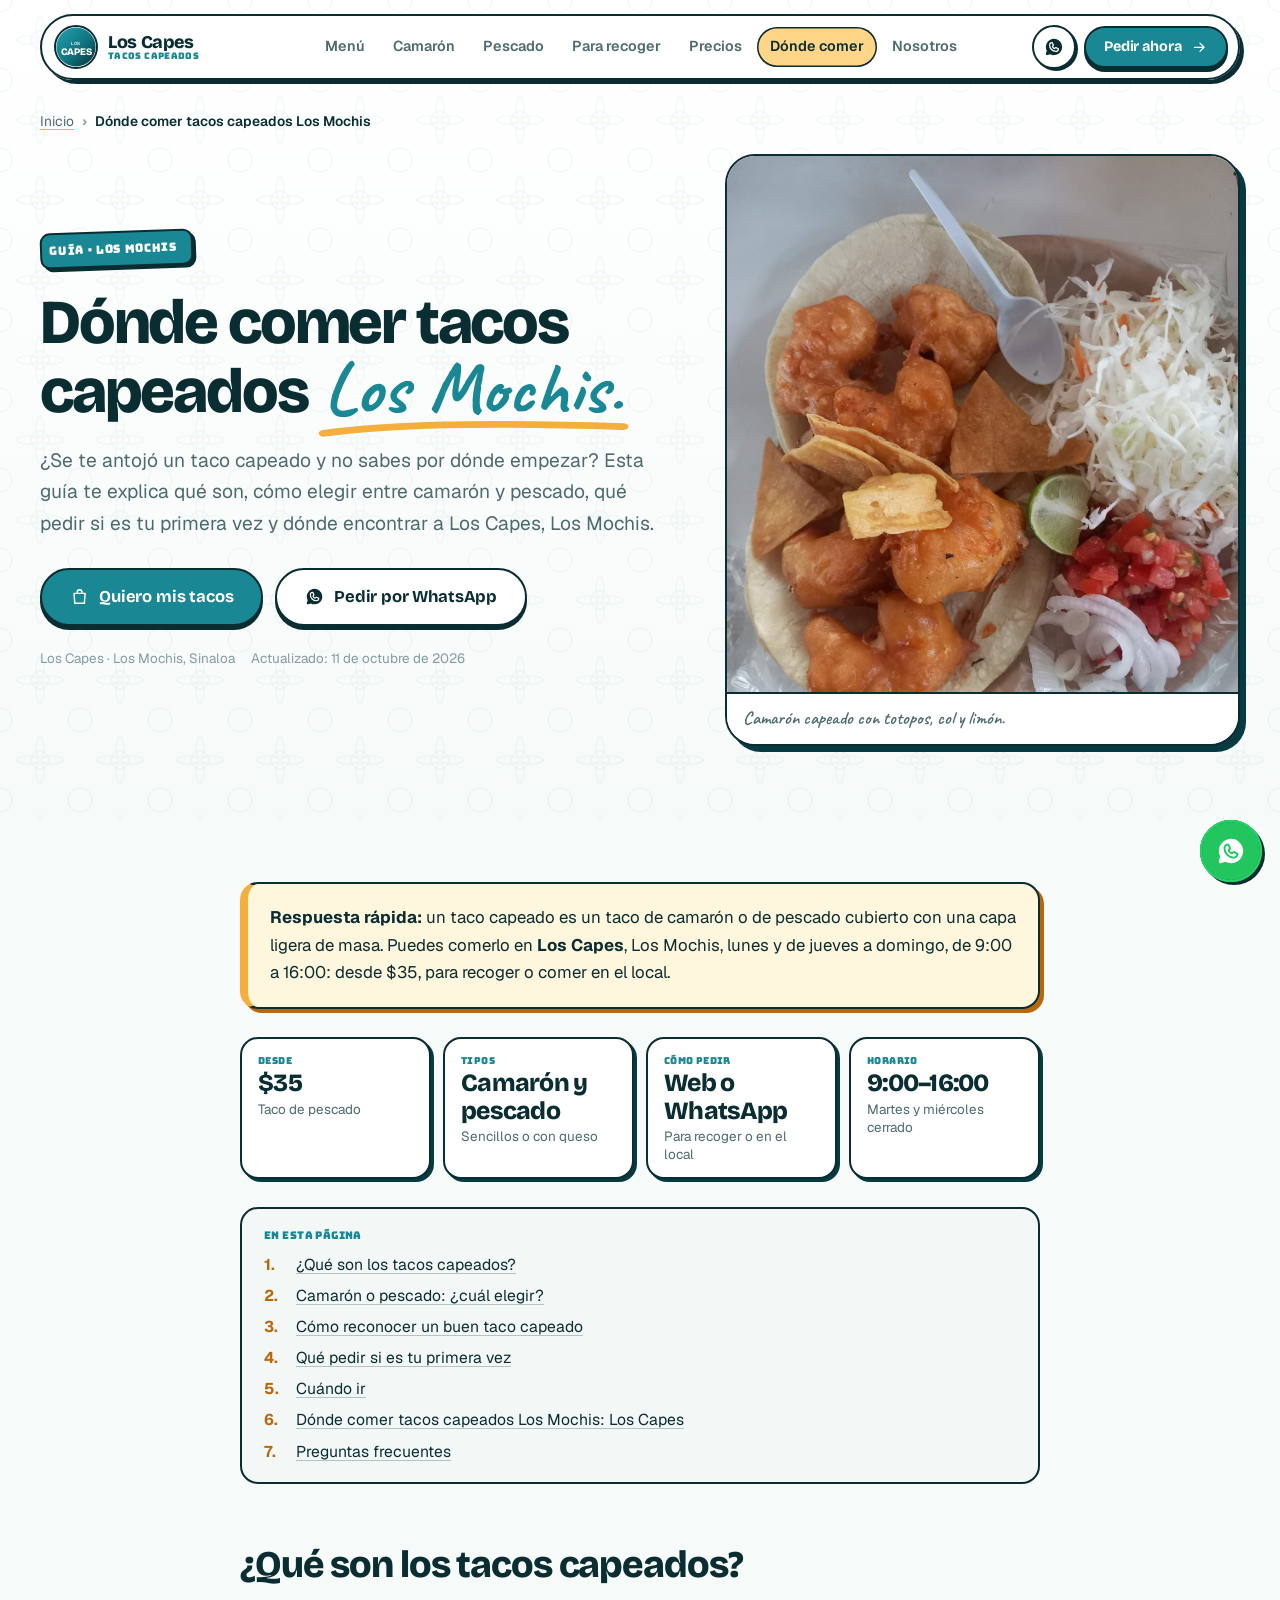
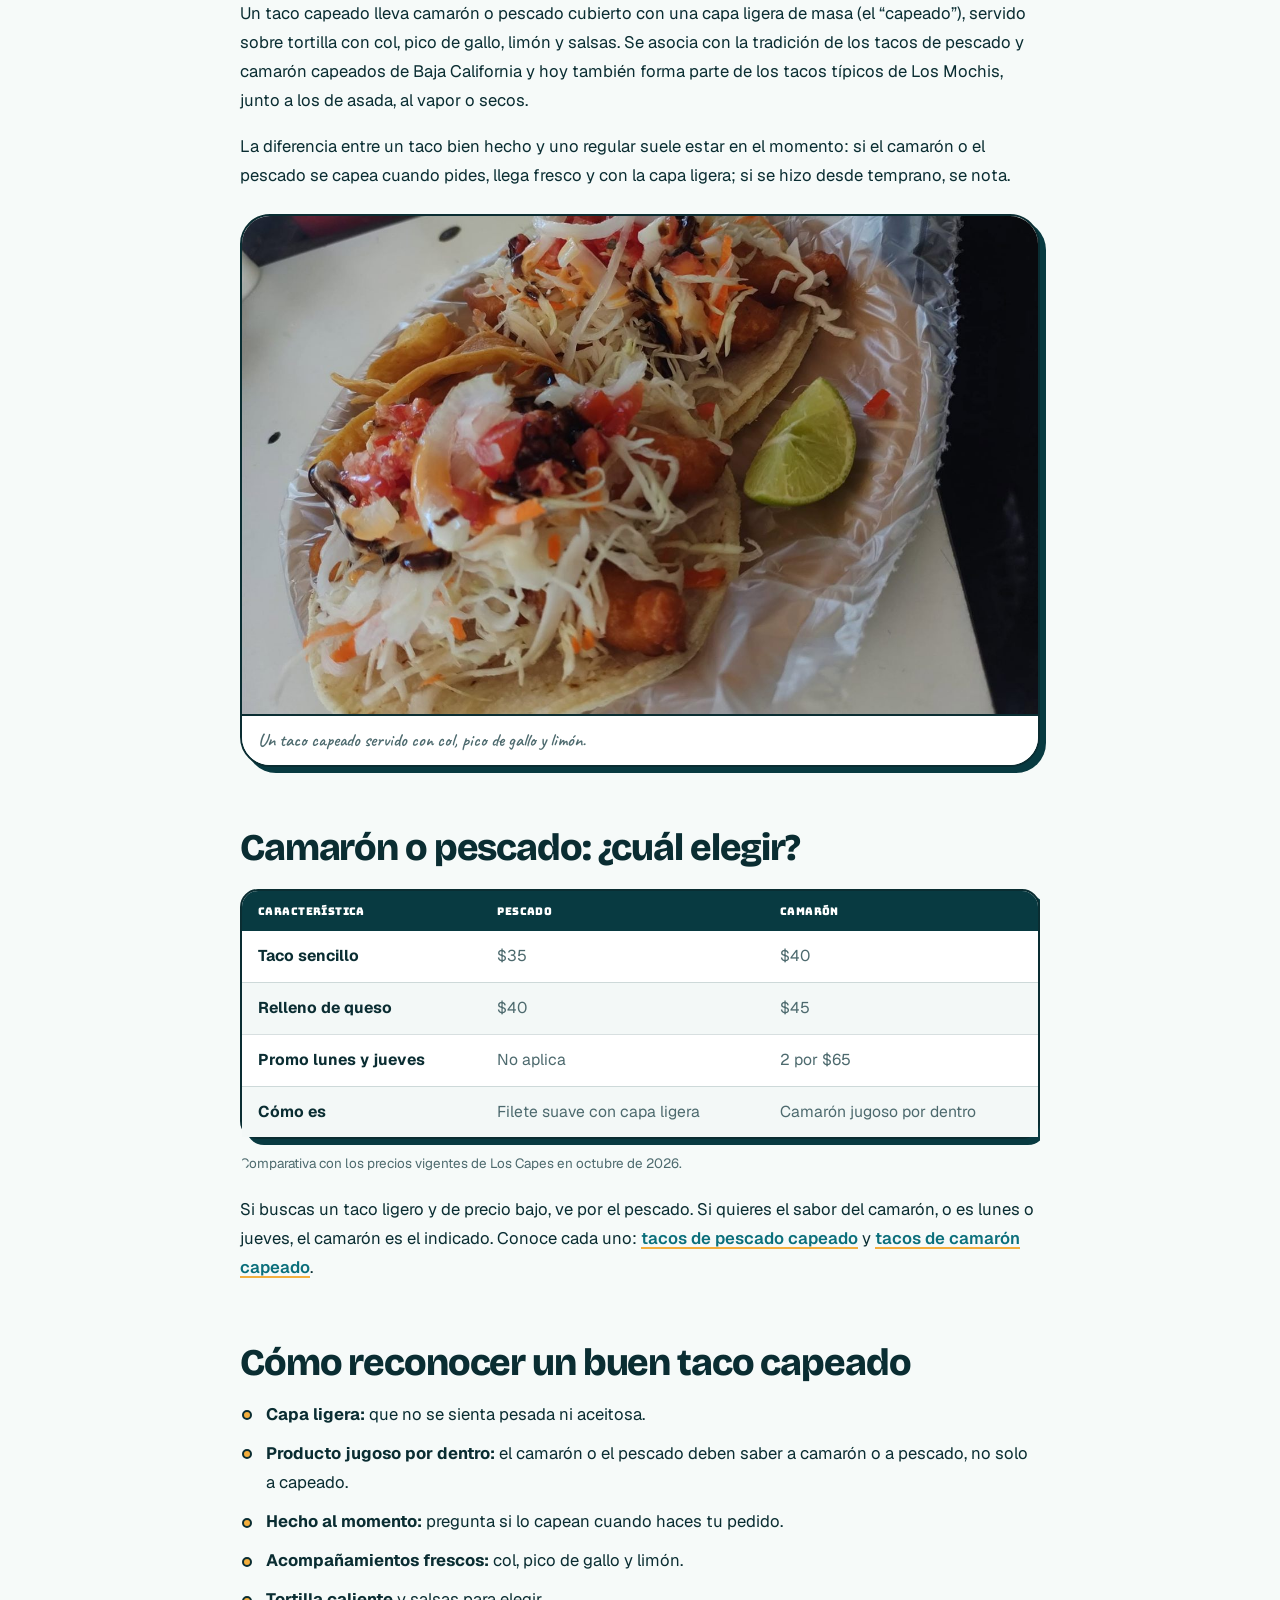
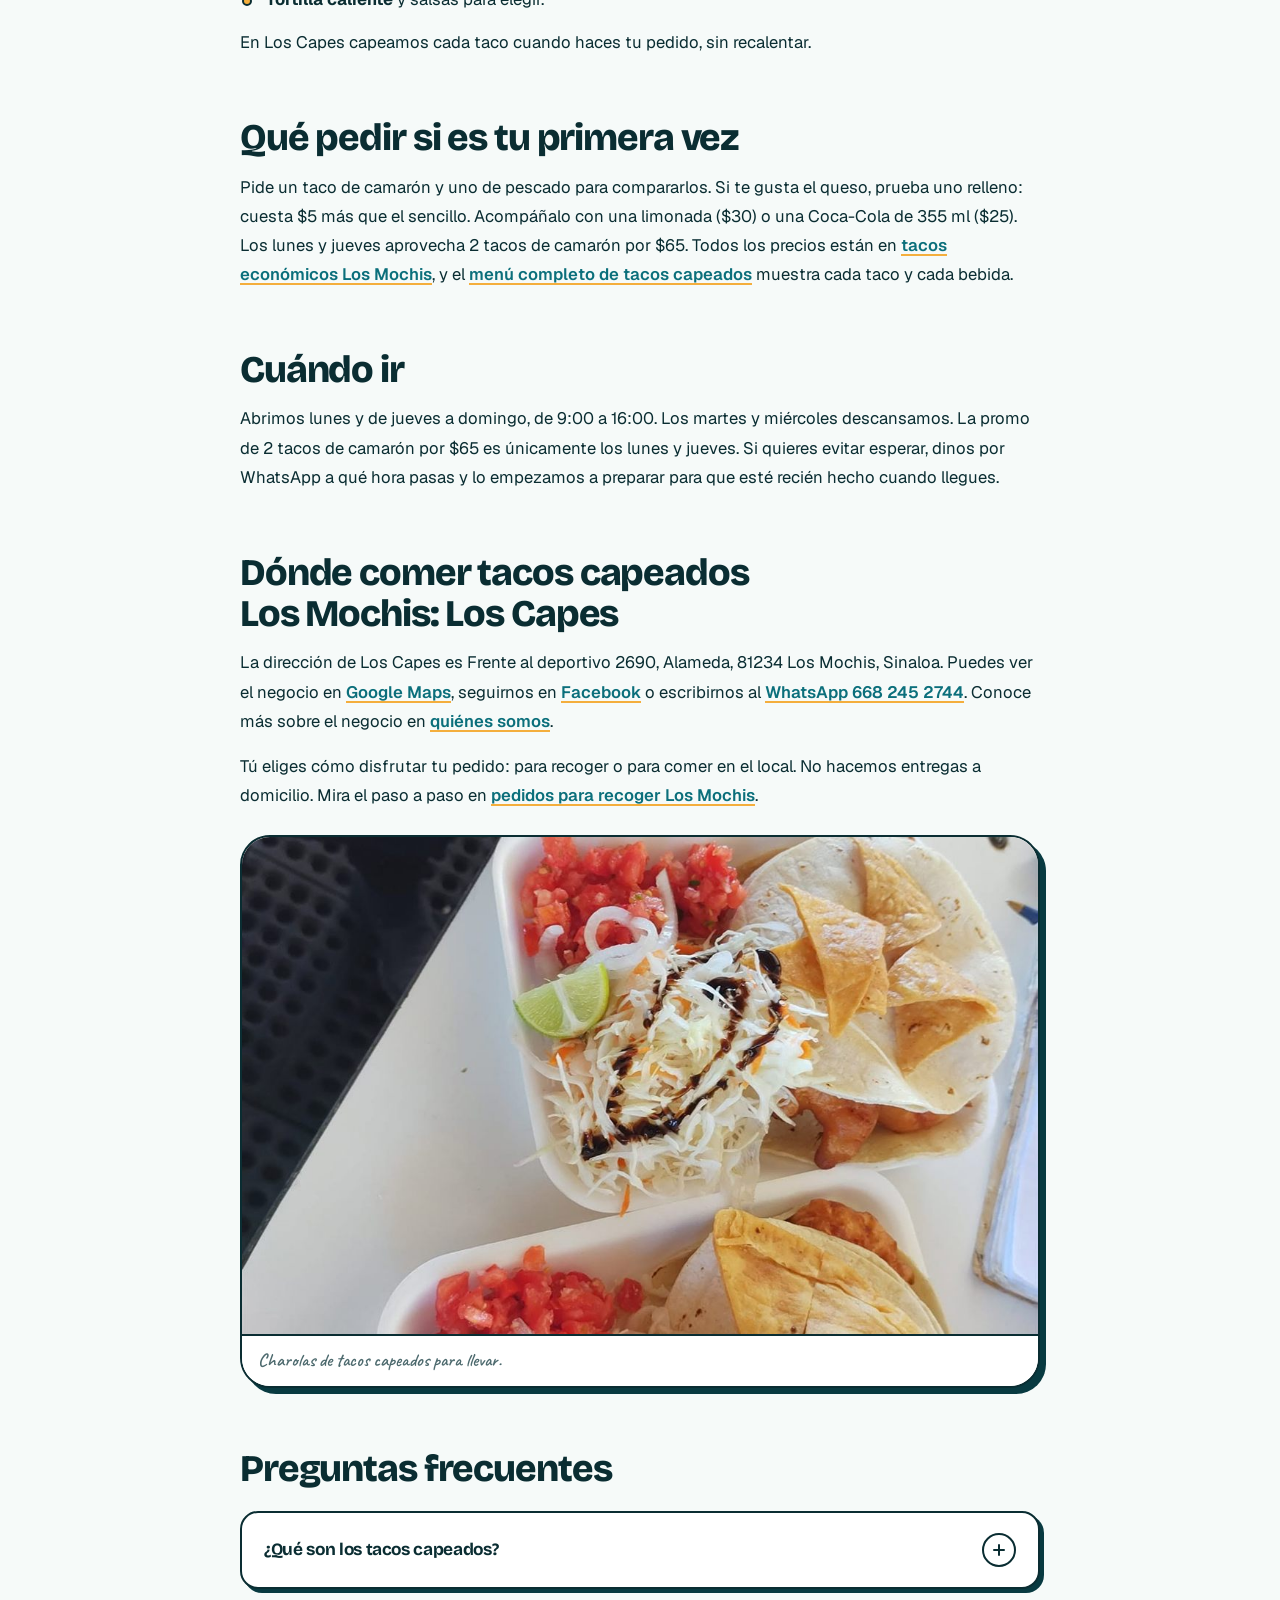
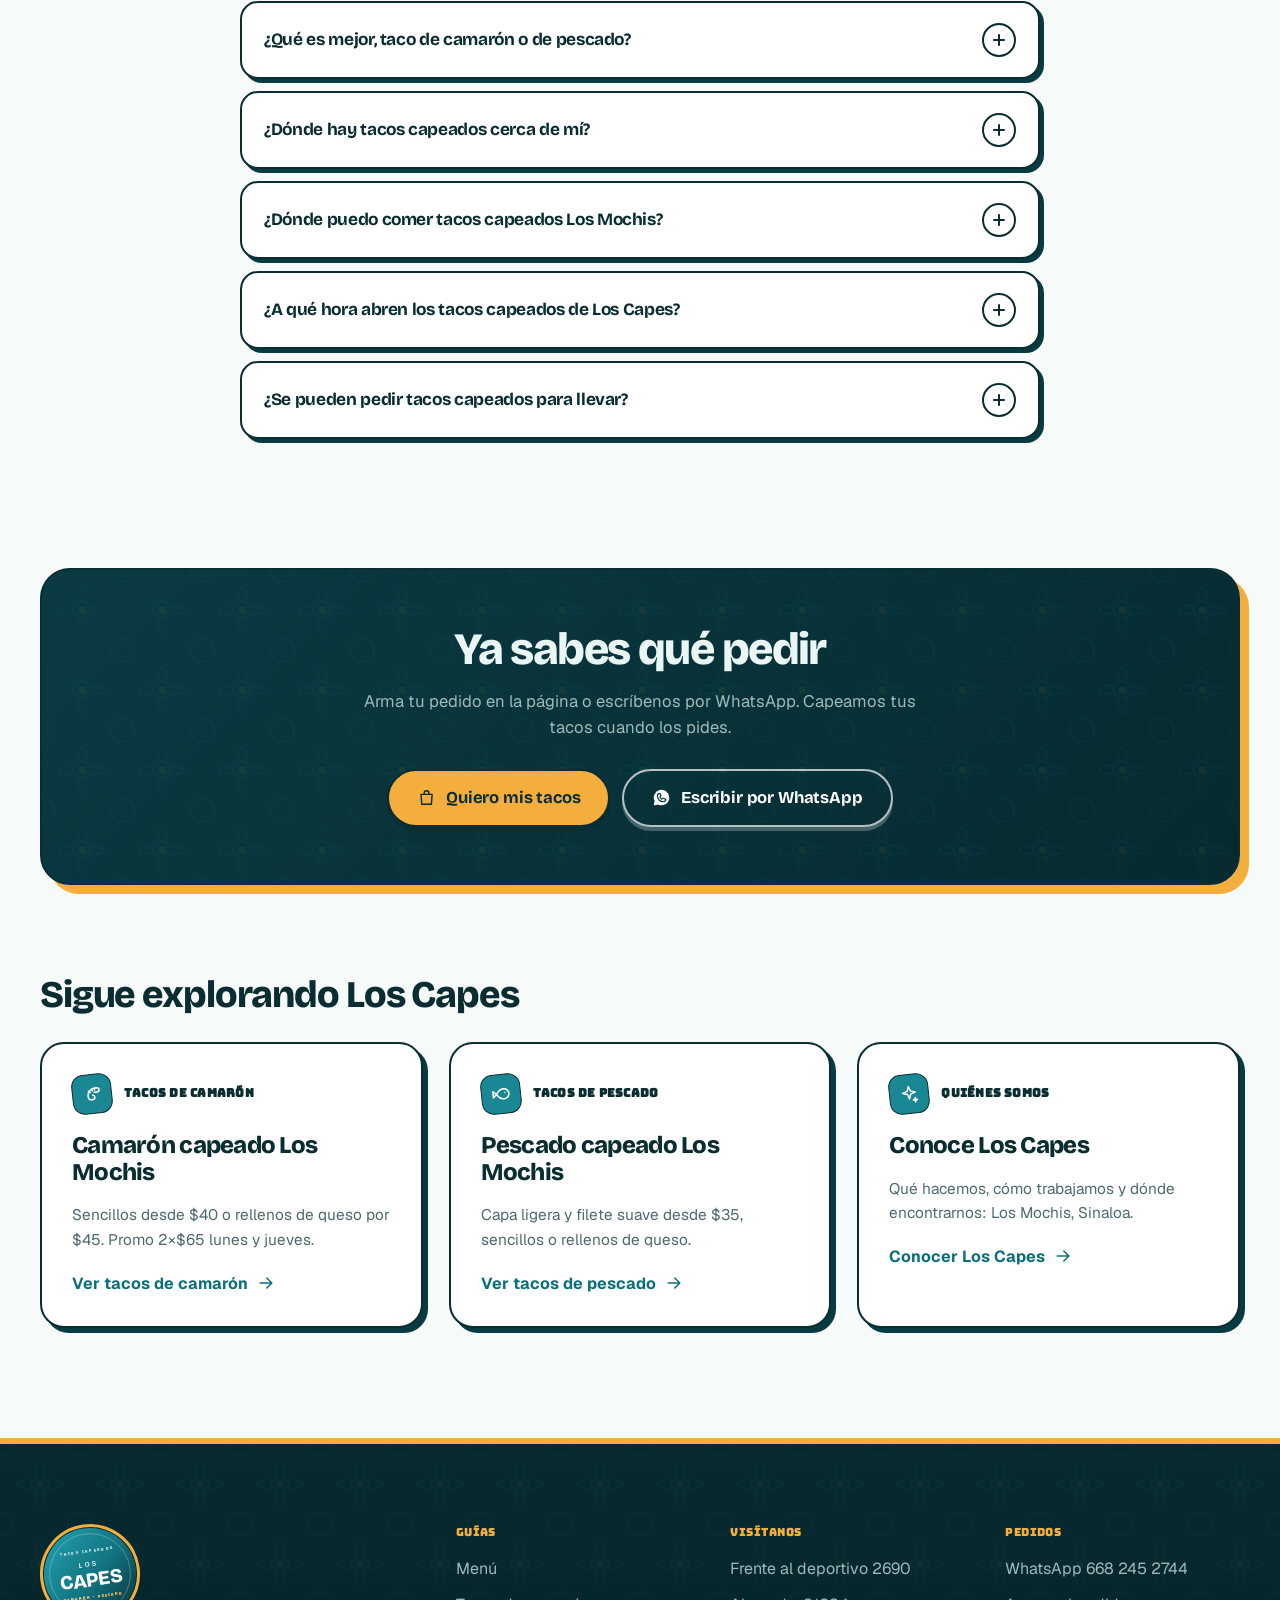
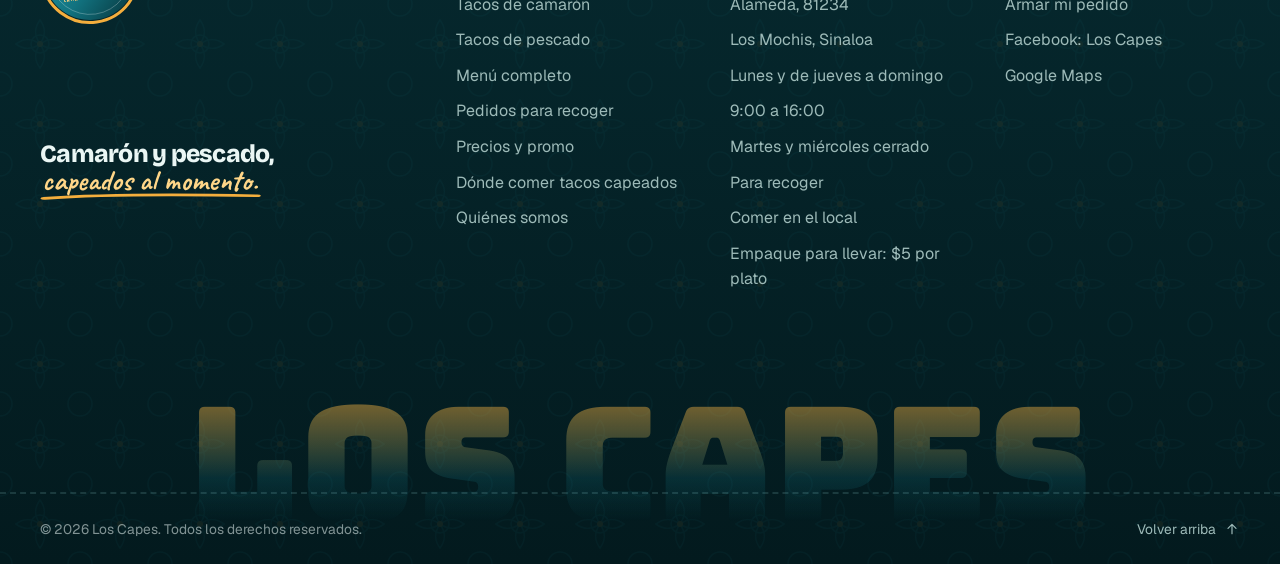
<file: donde-comer-tacos-capeados-los-mochis/index.html>
<!DOCTYPE html>
<html lang="es-MX" class="is-loaded">
<head>
  <meta charset="utf-8">
  <meta name="viewport" content="width=device-width, initial-scale=1, viewport-fit=cover">

  <!-- SEO LOCAL (Los Mochis, Sinaloa). Página de apoyo para posicionamiento indirecto.
       Dominio oficial: https://www.loscapes.com. Si cambia el dominio, actualiza canonical, og:url,
       og:image, el JSON-LD, robots.txt y sitemap.xml. -->
  <title>Dónde Comer Tacos Capeados Los Mochis | Los Capes</title>
  <meta name="description" content="Dónde comer tacos capeados Los Mochis: guía con qué son, camarón o pescado, qué pedir, horarios y precios en Los Capes. Pide por WhatsApp o en la página.">
  <meta name="keywords" content="dónde comer tacos capeados los mochis, qué son los tacos capeados, tacos capeados los mochis, qué comer los mochis, dónde comer los mochis, camarón o pescado tacos, tacos de camarón y pescado, Los Capes">
  <meta name="author" content="Los Capes">
  <meta name="robots" content="index, follow, max-image-preview:large, max-snippet:-1, max-video-preview:-1">
  <link rel="canonical" href="https://www.loscapes.com/donde-comer-tacos-capeados-los-mochis/">
  <link rel="alternate" hreflang="es-MX" href="https://www.loscapes.com/donde-comer-tacos-capeados-los-mochis/">
  <link rel="alternate" hreflang="x-default" href="https://www.loscapes.com/donde-comer-tacos-capeados-los-mochis/">

  <meta name="geo.region" content="MX-SIN">
  <meta name="geo.placename" content="Los Mochis, Sinaloa">
  <meta name="geo.position" content="25.7981016;-109.0299785">
  <meta name="ICBM" content="25.7981016, -109.0299785">

  <meta name="color-scheme" content="light">
  <meta name="theme-color" content="#FFF8EC">

  <meta property="og:type" content="article">
  <meta property="og:locale" content="es_MX">
  <meta property="og:site_name" content="Los Capes">
  <meta property="og:title" content="Dónde Comer Tacos Capeados Los Mochis | Los Capes">
  <meta property="og:description" content="Dónde comer tacos capeados Los Mochis: guía con qué son, camarón o pescado, qué pedir, horarios y precios en Los Capes. Pide por WhatsApp o en la página.">
  <meta property="og:url" content="https://www.loscapes.com/donde-comer-tacos-capeados-los-mochis/">
  <meta property="og:image" content="https://www.loscapes.com/img/negocio/og-guia.jpg">
  <meta property="og:image:type" content="image/jpeg">
  <meta property="og:image:width" content="1200">
  <meta property="og:image:height" content="630">
  <meta property="og:image:alt" content="Camarón capeado sobre tortilla con totopos y col: guía de tacos capeados Los Mochis">
  <meta property="article:published_time" content="2026-10-11">
  <meta property="article:modified_time" content="2026-10-11">
  <meta property="article:author" content="Los Capes">
  <meta name="twitter:card" content="summary_large_image">
  <meta name="twitter:title" content="Dónde Comer Tacos Capeados Los Mochis | Los Capes">
  <meta name="twitter:description" content="Dónde comer tacos capeados Los Mochis: guía con qué son, camarón o pescado, qué pedir, horarios y precios en Los Capes. Pide por WhatsApp o en la página.">
  <meta name="twitter:image" content="https://www.loscapes.com/img/negocio/og-guia.jpg">
  <meta name="twitter:image:alt" content="Camarón capeado sobre tortilla con totopos y col: guía de tacos capeados Los Mochis">

  <link rel="icon" href="/favicon.ico" sizes="48x48">
  <link rel="icon" type="image/svg+xml" href="/img/icon.svg">
  <link rel="icon" type="image/png" sizes="192x192" href="/img/icon-192.png">
  <link rel="apple-touch-icon" sizes="180x180" href="/img/apple-touch-icon.png">
  <link rel="manifest" href="/manifest.webmanifest">

  <link rel="preconnect" href="https://fonts.googleapis.com">
  <link rel="preconnect" href="https://fonts.gstatic.com" crossorigin>
  <link rel="preload" as="style" href="https://fonts.googleapis.com/css2?family=Bungee&family=Caveat:wght@600;700&display=swap" onload="this.onload=null;this.rel='stylesheet'">
  <noscript><link rel="stylesheet" href="https://fonts.googleapis.com/css2?family=Bungee&family=Caveat:wght@600;700&display=swap"></noscript>
  <link rel="preload" href="/fonts/bricolage-grotesque-latin.woff2" as="font" type="font/woff2" crossorigin>
  <link rel="preload" href="/fonts/geist-latin.woff2" as="font" type="font/woff2" crossorigin>

  <link rel="stylesheet" href="/css/styles.css">
  <link rel="stylesheet" href="/css/pages.css">
  <script src="/js/pages.js" defer></script>

  <script type="application/ld+json">
  {
    "@context": "https://schema.org",
    "@type": "BreadcrumbList",
    "@id": "https://www.loscapes.com/donde-comer-tacos-capeados-los-mochis/#breadcrumb",
    "itemListElement": [
      {
        "@type": "ListItem",
        "position": 1,
        "name": "Inicio",
        "item": "https://www.loscapes.com/"
      },
      {
        "@type": "ListItem",
        "position": 2,
        "name": "Dónde comer tacos capeados Los Mochis",
        "item": "https://www.loscapes.com/donde-comer-tacos-capeados-los-mochis/"
      }
    ]
  }
  </script>
  <script type="application/ld+json">
  {
    "@context": "https://schema.org",
    "@type": "BlogPosting",
    "@id": "https://www.loscapes.com/donde-comer-tacos-capeados-los-mochis/#article",
    "mainEntityOfPage": {
      "@type": "WebPage",
      "@id": "https://www.loscapes.com/donde-comer-tacos-capeados-los-mochis/"
    },
    "headline": "Dónde comer tacos capeados Los Mochis",
    "description": "Dónde comer tacos capeados Los Mochis: guía con qué son, camarón o pescado, qué pedir, horarios y precios en Los Capes. Pide por WhatsApp o en la página.",
    "image": [
      "https://www.loscapes.com/img/negocio/og-guia.jpg"
    ],
    "datePublished": "2026-10-11",
    "dateModified": "2026-10-11",
    "inLanguage": "es-MX",
    "author": {
      "@type": "Organization",
      "name": "Los Capes",
      "url": "https://www.loscapes.com/"
    },
    "publisher": {
      "@type": "Organization",
      "name": "Los Capes",
      "logo": {
        "@type": "ImageObject",
        "url": "https://www.loscapes.com/img/logo-loscapes-512.png"
      }
    },
    "about": {
      "@id": "https://www.loscapes.com/#restaurant"
    }
  }
  </script>
  <script type="application/ld+json">
  {
    "@context": "https://schema.org",
    "@type": "FAQPage",
    "mainEntity": [
      {
        "@type": "Question",
        "name": "¿Qué son los tacos capeados?",
        "acceptedAnswer": {
          "@type": "Answer",
          "text": "Son tacos de camarón o de pescado cubiertos con una capa ligera de masa, servidos sobre tortilla con col, pico de gallo y limón."
        }
      },
      {
        "@type": "Question",
        "name": "¿Qué es mejor, taco de camarón o de pescado?",
        "acceptedAnswer": {
          "@type": "Answer",
          "text": "Depende del gusto. El de pescado es más económico ($35) y tiene capa ligera; el de camarón ($40) es jugoso por dentro y tiene promo de 2 por $65 los lunes y jueves."
        }
      },
      {
        "@type": "Question",
        "name": "¿Dónde hay tacos capeados cerca de mí?",
        "acceptedAnswer": {
          "@type": "Answer",
          "text": "Si estás por Los Mochis, Los Capes te queda cerca: Frente al deportivo 2690, Alameda, 81234 Los Mochis, Sinaloa, frente al deportivo. Abrimos lunes y de jueves a domingo, de 9:00 a 16:00. Pide por WhatsApp al 668 245 2744 y pasa por tu pedido."
        }
      },
      {
        "@type": "Question",
        "name": "¿Dónde puedo comer tacos capeados Los Mochis?",
        "acceptedAnswer": {
          "@type": "Answer",
          "text": "En Los Capes. Nuestra dirección es Frente al deportivo 2690, Alameda, 81234 Los Mochis, Sinaloa. Puedes pedir para recoger o comer en el local."
        }
      },
      {
        "@type": "Question",
        "name": "¿A qué hora abren los tacos capeados de Los Capes?",
        "acceptedAnswer": {
          "@type": "Answer",
          "text": "Abrimos lunes y de jueves a domingo, de 9:00 a 16:00. Los martes y miércoles cerramos."
        }
      },
      {
        "@type": "Question",
        "name": "¿Se pueden pedir tacos capeados para llevar?",
        "acceptedAnswer": {
          "@type": "Answer",
          "text": "Sí. Pide por la página o por WhatsApp y pasa a recogerlos. Para llevar se cobra empaque: $5 por plato. No hacemos entregas a domicilio."
        }
      }
    ]
  }
  </script>
</head>
<body id="top" class="page">
  <!-- Sprite: logotipo e iconos usados en esta página -->
  <svg xmlns="http://www.w3.org/2000/svg" width="0" height="0" style="position:absolute" aria-hidden="true" focusable="false">
    <defs>
      <linearGradient id="g-brand" x1="0" y1="0" x2="1" y2="1">
        <stop offset="0" stop-color="#22A3B2"/>
        <stop offset=".55" stop-color="#127380"/>
        <stop offset="1" stop-color="#062F35"/>
      </linearGradient>
      <linearGradient id="g-gold" x1="0" y1="0" x2="1" y2="1">
        <stop offset="0" stop-color="#FFE3A3"/>
        <stop offset="1" stop-color="#F0A93A"/>
      </linearGradient>
    </defs>
    <symbol id="logo-mono" viewBox="0 0 200 200">
      <circle cx="100" cy="100" r="98" fill="url(#g-brand)"/>
      <text x="100" y="90" text-anchor="middle" style="font-family:'Bricolage Grotesque',sans-serif" font-weight="600" font-size="24" letter-spacing="4" fill="#fff" fill-opacity=".9">LOS</text>
      <text x="100" y="140" text-anchor="middle" style="font-family:'Bricolage Grotesque',sans-serif" font-weight="800" font-size="50" letter-spacing="-1" fill="#fff">CAPES</text>
    </symbol>
    <symbol id="logo-badge" viewBox="0 0 200 200">
      <circle cx="100" cy="100" r="98" fill="url(#g-brand)"/>
      <circle cx="100" cy="100" r="86" fill="none" stroke="#fff" stroke-opacity=".35" stroke-width="1.5"/>
      <text x="100" y="54" text-anchor="middle" style="font-family:Bungee,sans-serif" font-weight="500" font-size="8" letter-spacing="3" fill="#fff" fill-opacity=".75">TACOS CAPEADOS</text>
      <text x="100" y="84" text-anchor="middle" style="font-family:'Bricolage Grotesque',sans-serif" font-weight="600" font-size="15" letter-spacing="4" fill="#fff" fill-opacity=".92">LOS</text>
      <text x="100" y="126" text-anchor="middle" style="font-family:'Bricolage Grotesque',sans-serif" font-weight="800" font-size="42" letter-spacing="-.5" fill="#fff">CAPES</text>
      <text x="100" y="152" text-anchor="middle" style="font-family:Bungee,sans-serif" font-weight="500" font-size="8" letter-spacing="2.4" fill="url(#g-gold)">CAMARÓN · PESCADO</text>
    </symbol>
    <symbol id="i-whatsapp" viewBox="0 0 256 256"><path fill="currentColor" stroke="none" d="M152.58,145.23l23,11.48A24,24,0,0,1,152,176a72.08,72.08,0,0,1-72-72A24,24,0,0,1,99.29,80.46l11.48,23L101,118a8,8,0,0,0-.73,7.51,56.47,56.47,0,0,0,30.15,30.15A8,8,0,0,0,138,155ZM232,128A104,104,0,0,1,79.12,219.82L45.07,231.17a16,16,0,0,1-20.24-20.24l11.35-34.05A104,104,0,1,1,232,128Zm-40,24a8,8,0,0,0-4.42-7.16l-32-16a8,8,0,0,0-8,.5l-14.69,9.8a40.55,40.55,0,0,1-16-16l9.8-14.69a8,8,0,0,0,.5-8l-16-32A8,8,0,0,0,104,64a40,40,0,0,0-40,40,88.1,88.1,0,0,0,88,88A40,40,0,0,0,192,152Z"/></symbol>
    <symbol id="i-arrow-right" viewBox="0 0 24 24"><path d="M5 12h14M13 6l6 6-6 6"/></symbol>
    <symbol id="i-bag" viewBox="0 0 24 24"><path d="M5 8h14l-1 12.5H6L5 8Z"/><path d="M9 8V6.5a3 3 0 0 1 6 0V8"/></symbol>
    <symbol id="i-shrimp" viewBox="0 0 24 24"><path d="M18 5C11.5 5 7 8.6 7 14c0 3 2 5 4.6 5 2 0 3.4-1.3 3.4-3 0-1.4-1-2.4-2.4-2.4"/><path d="M18 5c1.7 0 3 1.1 3 2.6S19.7 10.2 18 10.2h-3.2"/><path d="M10 10.2 8 8.4M12.8 8.4l-.9-2.4M15.6 7.4l-.2-2.4"/></symbol>
    <symbol id="i-fish" viewBox="0 0 24 24"><path d="M6.5 12c2.5-4 6-6 9-6 3.5 0 6 3 6 6s-2.5 6-6 6c-3 0-6.5-2-9-6Zm0 0L2.5 8.2v7.6L6.5 12Z"/><path d="M16.8 10.6h.01"/></symbol>
    <symbol id="i-sparkle" viewBox="0 0 24 24"><path d="M12 3l1.9 5.6L19.5 10.5l-5.6 1.9L12 18l-1.9-5.6L4.5 10.5l5.6-1.9L12 3Z"/><path d="M19 17l.7 1.8 1.8.7-1.8.7L19 22l-.7-1.8-1.8-.7 1.8-.7L19 17Z"/></symbol>
    <symbol id="i-arrow-up" viewBox="0 0 24 24"><path d="M12 19V5M6 11l6-6 6 6"/></symbol>
  </svg>

  <a class="skip" href="#contenido">Saltar al contenido</a>

  <header class="header pg-header is-scrolled" id="header">
    <div class="header__bar">
      <button class="burger" id="burger" type="button" aria-expanded="false" aria-controls="mobile-menu" aria-label="Abrir menú">
        <span></span><span></span>
      </button>

      <a class="brand" href="/" aria-label="Los Capes, ir al inicio">
        <svg class="brand__mark" aria-hidden="true" focusable="false"><use href="#logo-mono"/></svg>
        <span class="brand__text">
          <span class="brand__name">Los Capes</span>
          <span class="brand__tag">Tacos capeados</span>
        </span>
      </a>

      <nav class="nav" aria-label="Principal">
        <ul class="nav__list">
            <li><a class="nav__link" href="/#menu">Menú</a></li>
            <li><a class="nav__link" href="/tacos-de-camaron-los-mochis/">Camarón</a></li>
            <li><a class="nav__link" href="/tacos-de-pescado-los-mochis/">Pescado</a></li>
            <li><a class="nav__link" href="/pedidos-para-recoger-los-mochis/">Para recoger</a></li>
            <li><a class="nav__link" href="/tacos-economicos-los-mochis/">Precios</a></li>
            <li><a class="nav__link" aria-current="page" href="/donde-comer-tacos-capeados-los-mochis/">Dónde comer</a></li>
            <li><a class="nav__link" href="/quienes-somos-los-capes/">Nosotros</a></li>
        </ul>
      </nav>

      <div class="header__actions">
        <a class="cart-btn" href="https://wa.me/526682452744?text=Hola%20Los%20Capes%2C%20quiero%20hacer%20un%20pedido." target="_blank" rel="noopener noreferrer" aria-label="Pedir por WhatsApp"><svg class="i" aria-hidden="true" focusable="false"><use href="#i-whatsapp"/></svg></a>
        <a class="btn btn--primary btn--sm header__cta" href="/#menu">
          <span class="btn__label">Pedir ahora</span>
          <svg class="i" aria-hidden="true" focusable="false"><use href="#i-arrow-right"/></svg>
        </a>
      </div>
    </div>
  </header>

  <div class="mobile-menu" id="mobile-menu" inert>
    <div class="mobile-menu__bg" aria-hidden="true"></div>
    <nav class="mobile-menu__nav" aria-label="Menú móvil">
      <ol class="mobile-menu__list">
        <li><a href="/#menu"><span class="mobile-menu__num">01</span>Menú</a></li>
        <li><a href="/tacos-de-camaron-los-mochis/"><span class="mobile-menu__num">02</span>Tacos de camarón</a></li>
        <li><a href="/tacos-de-pescado-los-mochis/"><span class="mobile-menu__num">03</span>Tacos de pescado</a></li>
        <li><a href="/menu-tacos-capeados-los-mochis/"><span class="mobile-menu__num">04</span>Menú completo</a></li>
        <li><a href="/pedidos-para-recoger-los-mochis/"><span class="mobile-menu__num">05</span>Para recoger</a></li>
        <li><a href="/tacos-economicos-los-mochis/"><span class="mobile-menu__num">06</span>Precios y promo</a></li>
        <li><a href="/donde-comer-tacos-capeados-los-mochis/"><span class="mobile-menu__num">07</span>Dónde comer</a></li>
        <li><a href="/quienes-somos-los-capes/"><span class="mobile-menu__num">08</span>Quiénes somos</a></li>
      </ol>
    </nav>
    <div class="mobile-menu__foot">
      <a class="btn btn--primary btn--block" href="/#menu">
        <svg class="i" aria-hidden="true" focusable="false"><use href="#i-bag"/></svg>
        <span class="btn__label">Quiero hacer mi pedido</span>
      </a>
    </div>
  </div>

  <main id="contenido">
    <article>
      <header class="pg-hero">
        <div class="container">
          <nav class="crumbs" aria-label="Ruta de navegación">
            <ol>
              <li><a href="/">Inicio</a></li>
              <li aria-current="page">Dónde comer tacos capeados Los Mochis</li>
            </ol>
          </nav>

          <div class="pg-hero__grid">
            <div class="pg-hero__copy">
              <p class="eyebrow">Guía · Los Mochis</p>
              <h1 class="sec-title pg-title">Dónde comer tacos capeados <em>Los Mochis.</em></h1>
              <p class="pg-lead">¿Se te antojó un taco capeado y no sabes por dónde empezar? Esta guía te explica qué son, cómo elegir entre camarón y pescado, qué pedir si es tu primera vez y dónde encontrar a Los Capes, Los Mochis.</p>
              <div class="pg-actions">
                <a class="btn btn--primary btn--lg" href="/#menu">
                  <svg class="i" aria-hidden="true" focusable="false"><use href="#i-bag"/></svg>
                  <span class="btn__label">Quiero mis tacos</span>
                </a>
                <a class="btn btn--glass btn--lg" href="https://wa.me/526682452744?text=Hola%20Los%20Capes%2C%20quiero%20hacer%20un%20pedido." target="_blank" rel="noopener noreferrer">
                  <svg class="i" aria-hidden="true" focusable="false"><use href="#i-whatsapp"/></svg>
                  <span class="btn__label">Pedir por WhatsApp</span>
                </a>
              </div>
              <p class="pg-meta"><span>Los Capes · Los Mochis, Sinaloa</span><span>Actualizado: <time datetime="2026-10-11">11 de octubre de 2026</time></span></p>
            </div>

            <figure class="pg-figure">
              <img src="/img/negocio/camaron-plato.jpg" width="1200" height="1398" fetchpriority="high" decoding="async" alt="Camarón capeado sobre tortilla con totopos, col, pico de gallo y limón: tacos capeados Los Mochis">
              <figcaption>Camarón capeado con totopos, col y limón.</figcaption>
            </figure>
          </div>
        </div>
      </header>

      <div class="pg-body">
        <div class="container">
          <div class="pg-wrap">
            <aside class="pg-answer" aria-label="Respuesta rápida">
              <p><strong>Respuesta rápida:</strong> un taco capeado es un taco de camarón o de pescado cubierto con una capa ligera de masa. Puedes comerlo en <strong>Los Capes</strong>, Los Mochis, lunes y de jueves a domingo, de 9:00 a 16:00: desde $35, para recoger o comer en el local.</p>
            </aside>

            <ul class="facts">
              <li class="fact"><span class="fact__k">Desde</span><strong class="fact__v">$35</strong><span class="fact__s">Taco de pescado</span></li>
              <li class="fact"><span class="fact__k">Tipos</span><strong class="fact__v">Camarón y pescado</strong><span class="fact__s">Sencillos o con queso</span></li>
              <li class="fact"><span class="fact__k">Cómo pedir</span><strong class="fact__v">Web o WhatsApp</strong><span class="fact__s">Para recoger o en el local</span></li>
              <li class="fact"><span class="fact__k">Horario</span><strong class="fact__v">9:00–16:00</strong><span class="fact__s">Martes y miércoles cerrado</span></li>
            </ul>

            <nav class="toc" aria-label="En esta página">
              <p class="toc__title">En esta página</p>
              <ol>
                <li><a href="#que-son">¿Qué son los tacos capeados?</a></li>
                <li><a href="#camaron-o-pescado">Camarón o pescado: ¿cuál elegir?</a></li>
                <li><a href="#que-buscar">Cómo reconocer un buen taco capeado</a></li>
                <li><a href="#primera-vez">Qué pedir si es tu primera vez</a></li>
                <li><a href="#cuando-ir">Cuándo ir</a></li>
                <li><a href="#donde">Dónde comer tacos capeados Los Mochis: Los Capes</a></li>
                <li><a href="#preguntas">Preguntas frecuentes</a></li>
              </ol>
            </nav>

            <div class="prose">
              <section id="que-son">
      <h2>¿Qué son los tacos capeados?</h2>
      <p>Un taco capeado lleva camarón o pescado cubierto con una capa ligera de masa (el “capeado”), servido sobre tortilla con col, pico de gallo, limón y salsas. Se asocia con la tradición de los tacos de pescado y camarón capeados de Baja California y hoy también forma parte de los tacos típicos de Los Mochis, junto a los de asada, al vapor o secos.</p>
      <p>La diferencia entre un taco bien hecho y uno regular suele estar en el momento: si el camarón o el pescado se capea cuando pides, llega fresco y con la capa ligera; si se hizo desde temprano, se nota.</p>
      <figure class="pg-figure">
        <img src="/img/negocio/tacos-pescado.jpg" width="1400" height="1024" loading="lazy" decoding="async" alt="Dos tacos de pescado capeado con col, pico de gallo, aderezo y limón: así se ve un taco capeado Los Mochis">
        <figcaption>Un taco capeado servido con col, pico de gallo y limón.</figcaption>
      </figure>
    </section>

    <section id="camaron-o-pescado">
      <h2>Camarón o pescado: ¿cuál elegir?</h2>
      <div class="table-wrap">
        <table class="pg-table">
          <caption>Comparativa con los precios vigentes de Los Capes en octubre de 2026.</caption>
          <thead><tr><th scope="col">Característica</th><th scope="col">Pescado</th><th scope="col">Camarón</th></tr></thead>
          <tbody>
          <tr><th scope="row">Taco sencillo</th><td>$35</td><td>$40</td></tr>
          <tr><th scope="row">Relleno de queso</th><td>$40</td><td>$45</td></tr>
          <tr><th scope="row">Promo lunes y jueves</th><td>No aplica</td><td>2 por $65</td></tr>
          <tr><th scope="row">Cómo es</th><td>Filete suave con capa ligera</td><td>Camarón jugoso por dentro</td></tr>
          </tbody>
        </table>
      </div>
      <p>Si buscas un taco ligero y de precio bajo, ve por el pescado. Si quieres el sabor del camarón, o es lunes o jueves, el camarón es el indicado. Conoce cada uno: <a href="/tacos-de-pescado-los-mochis/">tacos de pescado capeado</a> y <a href="/tacos-de-camaron-los-mochis/">tacos de camarón capeado</a>.</p>
    </section>

    <section id="que-buscar">
      <h2>Cómo reconocer un buen taco capeado</h2>
      <ul class="checks">
        <li><strong>Capa ligera:</strong> que no se sienta pesada ni aceitosa.</li>
        <li><strong>Producto jugoso por dentro:</strong> el camarón o el pescado deben saber a camarón o a pescado, no solo a capeado.</li>
        <li><strong>Hecho al momento:</strong> pregunta si lo capean cuando haces tu pedido.</li>
        <li><strong>Acompañamientos frescos:</strong> col, pico de gallo y limón.</li>
        <li><strong>Tortilla caliente</strong> y salsas para elegir.</li>
      </ul>
      <p>En Los Capes capeamos cada taco cuando haces tu pedido, sin recalentar.</p>
    </section>

    <section id="primera-vez">
      <h2>Qué pedir si es tu primera vez</h2>
      <p>Pide un taco de camarón y uno de pescado para compararlos. Si te gusta el queso, prueba uno relleno: cuesta $5 más que el sencillo. Acompáñalo con una limonada ($30) o una Coca-Cola de 355 ml ($25). Los lunes y jueves aprovecha 2 tacos de camarón por $65. Todos los precios están en <a href="/tacos-economicos-los-mochis/">tacos económicos Los Mochis</a>, y el <a href="/menu-tacos-capeados-los-mochis/">menú completo de tacos capeados</a> muestra cada taco y cada bebida.</p>
    </section>

    <section id="cuando-ir">
      <h2>Cuándo ir</h2>
      <p>Abrimos lunes y de jueves a domingo, de 9:00 a 16:00. Los martes y miércoles descansamos. La promo de 2 tacos de camarón por $65 es únicamente los lunes y jueves. Si quieres evitar esperar, dinos por WhatsApp a qué hora pasas y lo empezamos a preparar para que esté recién hecho cuando llegues.</p>
    </section>

    <section id="donde">
      <h2>Dónde comer tacos capeados Los Mochis: Los Capes</h2>
      <p>La dirección de Los Capes es Frente al deportivo 2690, Alameda, 81234 Los Mochis, Sinaloa. Puedes ver el negocio en <a href="https://maps.app.goo.gl/AuPFGoGtbXwhij196" target="_blank" rel="noopener noreferrer">Google Maps</a>, seguirnos en <a href="https://www.facebook.com/p/los-capes-61551611623002/" target="_blank" rel="noopener noreferrer">Facebook</a> o escribirnos al <a href="https://wa.me/526682452744?text=Hola%20Los%20Capes%2C%20quiero%20hacer%20un%20pedido." target="_blank" rel="noopener noreferrer">WhatsApp 668 245 2744</a>. Conoce más sobre el negocio en <a href="/quienes-somos-los-capes/">quiénes somos</a>.</p>
      <p>Tú eliges cómo disfrutar tu pedido: para recoger o para comer en el local. No hacemos entregas a domicilio. Mira el paso a paso en <a href="/pedidos-para-recoger-los-mochis/">pedidos para recoger Los Mochis</a>.</p>
      <figure class="pg-figure">
        <img src="/img/negocio/charolas-para-llevar.jpg" width="1085" height="1600" loading="lazy" decoding="async" alt="Tres charolas de tacos capeados con col, pico de gallo y limón, listas para llevar Los Mochis">
        <figcaption>Charolas de tacos capeados para llevar.</figcaption>
      </figure>
    </section>

              <section id="preguntas">
                <h2>Preguntas frecuentes</h2>
                <div class="faq__list">
                  <details class="faq__item" name="faq">
                    <summary><span>¿Qué son los tacos capeados?</span><span class="faq__icon" aria-hidden="true"></span></summary>
                    <div class="faq__answer"><p>Son tacos de camarón o de pescado cubiertos con una capa ligera de masa, servidos sobre tortilla con col, pico de gallo y limón.</p></div>
                  </details>
                  <details class="faq__item" name="faq">
                    <summary><span>¿Qué es mejor, taco de camarón o de pescado?</span><span class="faq__icon" aria-hidden="true"></span></summary>
                    <div class="faq__answer"><p>Depende del gusto. El de pescado es más económico ($35) y tiene capa ligera; el de camarón ($40) es jugoso por dentro y tiene promo de 2 por $65 los lunes y jueves.</p></div>
                  </details>
                  <details class="faq__item" name="faq">
                    <summary><span>¿Dónde hay tacos capeados cerca de mí?</span><span class="faq__icon" aria-hidden="true"></span></summary>
                    <div class="faq__answer"><p>Si estás por Los Mochis, Los Capes te queda cerca: Frente al deportivo 2690, Alameda, 81234 Los Mochis, Sinaloa, frente al deportivo. Abrimos lunes y de jueves a domingo, de 9:00 a 16:00. Pide por WhatsApp al 668 245 2744 y pasa por tu pedido.</p></div>
                  </details>
                  <details class="faq__item" name="faq">
                    <summary><span>¿Dónde puedo comer tacos capeados Los Mochis?</span><span class="faq__icon" aria-hidden="true"></span></summary>
                    <div class="faq__answer"><p>En Los Capes. Nuestra dirección es Frente al deportivo 2690, Alameda, 81234 Los Mochis, Sinaloa. Puedes pedir para recoger o comer en el local.</p></div>
                  </details>
                  <details class="faq__item" name="faq">
                    <summary><span>¿A qué hora abren los tacos capeados de Los Capes?</span><span class="faq__icon" aria-hidden="true"></span></summary>
                    <div class="faq__answer"><p>Abrimos lunes y de jueves a domingo, de 9:00 a 16:00. Los martes y miércoles cerramos.</p></div>
                  </details>
                  <details class="faq__item" name="faq">
                    <summary><span>¿Se pueden pedir tacos capeados para llevar?</span><span class="faq__icon" aria-hidden="true"></span></summary>
                    <div class="faq__answer"><p>Sí. Pide por la página o por WhatsApp y pasa a recogerlos. Para llevar se cobra empaque: $5 por plato. No hacemos entregas a domicilio.</p></div>
                  </details>
                </div>
              </section>
            </div>
          </div>
        </div>
      </div>

      <section class="pg-cta" aria-labelledby="cta-title">
        <div class="container">
          <div class="pg-cta__box">
            <h2 class="pg-cta__title" id="cta-title">Ya sabes qué pedir</h2>
            <p class="pg-cta__text">Arma tu pedido en la página o escríbenos por WhatsApp. Capeamos tus tacos cuando los pides.</p>
            <div class="pg-actions pg-actions--center">
              <a class="btn btn--gold btn--lg" href="/#menu">
                <svg class="i" aria-hidden="true" focusable="false"><use href="#i-bag"/></svg>
                <span class="btn__label">Quiero mis tacos</span>
              </a>
              <a class="btn btn--outline-light btn--lg" href="https://wa.me/526682452744?text=Hola%20Los%20Capes%2C%20quiero%20hacer%20un%20pedido." target="_blank" rel="noopener noreferrer">
                <svg class="i" aria-hidden="true" focusable="false"><use href="#i-whatsapp"/></svg>
                <span class="btn__label">Escribir por WhatsApp</span>
              </a>
            </div>
          </div>
        </div>
      </section>

      <section class="pg-related" aria-labelledby="related-title">
        <div class="container">
          <h2 class="pg-related__title" id="related-title">Sigue explorando Los Capes</h2>
          <div class="service-grid">
            <article class="cell">
              <div class="cell__head">
                <span class="cell__icon"><svg class="i" aria-hidden="true" focusable="false"><use href="#i-shrimp"/></svg></span>
                <h3 class="cell__label">Tacos de camarón</h3>
              </div>
              <p class="cell__title">Camarón capeado Los Mochis</p>
              <p class="cell__note">Sencillos desde $40 o rellenos de queso por $45. Promo 2×$65 lunes y jueves.</p>
              <a class="link-arrow" href="/tacos-de-camaron-los-mochis/">Ver tacos de camarón <svg class="i" aria-hidden="true" focusable="false"><use href="#i-arrow-right"/></svg></a>
            </article>
            <article class="cell">
              <div class="cell__head">
                <span class="cell__icon"><svg class="i" aria-hidden="true" focusable="false"><use href="#i-fish"/></svg></span>
                <h3 class="cell__label">Tacos de pescado</h3>
              </div>
              <p class="cell__title">Pescado capeado Los Mochis</p>
              <p class="cell__note">Capa ligera y filete suave desde $35, sencillos o rellenos de queso.</p>
              <a class="link-arrow" href="/tacos-de-pescado-los-mochis/">Ver tacos de pescado <svg class="i" aria-hidden="true" focusable="false"><use href="#i-arrow-right"/></svg></a>
            </article>
            <article class="cell">
              <div class="cell__head">
                <span class="cell__icon"><svg class="i" aria-hidden="true" focusable="false"><use href="#i-sparkle"/></svg></span>
                <h3 class="cell__label">Quiénes somos</h3>
              </div>
              <p class="cell__title">Conoce Los Capes</p>
              <p class="cell__note">Qué hacemos, cómo trabajamos y dónde encontrarnos: Los Mochis, Sinaloa.</p>
              <a class="link-arrow" href="/quienes-somos-los-capes/">Conocer Los Capes <svg class="i" aria-hidden="true" focusable="false"><use href="#i-arrow-right"/></svg></a>
            </article>
          </div>
        </div>
      </section>
    </article>
  </main>

  <footer class="footer">
    <div class="container footer__grid">
      <div class="footer__brand">
        <svg class="footer__badge" aria-hidden="true" focusable="false"><use href="#logo-badge"/></svg>
        <p class="footer__tag">Camarón y pescado,<br><em>capeados al momento.</em></p>
      </div>

      <nav class="footer__col" aria-label="Guías de Los Capes">
        <p class="footer__title">Guías</p>
        <ul>
          <li><a href="/#menu">Menú</a></li>
          <li><a href="/tacos-de-camaron-los-mochis/">Tacos de camarón</a></li>
          <li><a href="/tacos-de-pescado-los-mochis/">Tacos de pescado</a></li>
          <li><a href="/menu-tacos-capeados-los-mochis/">Menú completo</a></li>
          <li><a href="/pedidos-para-recoger-los-mochis/">Pedidos para recoger</a></li>
          <li><a href="/tacos-economicos-los-mochis/">Precios y promo</a></li>
          <li><a href="/donde-comer-tacos-capeados-los-mochis/">Dónde comer tacos capeados</a></li>
          <li><a href="/quienes-somos-los-capes/">Quiénes somos</a></li>
        </ul>
      </nav>

      <div class="footer__col">
        <p class="footer__title">Visítanos</p>
        <ul>
          <li>Frente al deportivo 2690</li>
          <li>Alameda, 81234</li>
          <li>Los Mochis, Sinaloa</li>
          <li>Lunes y de jueves a domingo</li>
          <li>9:00 a 16:00</li>
          <li>Martes y miércoles cerrado</li>
          <li>Para recoger</li><li>Comer en el local</li><li>Empaque para llevar: $5 por plato</li>
        </ul>
      </div>

      <div class="footer__col">
        <p class="footer__title">Pedidos</p>
        <ul>
          <li><a href="https://wa.me/526682452744" target="_blank" rel="noopener noreferrer">WhatsApp 668 245 2744</a></li>
          <li><a href="/#menu">Armar mi pedido</a></li>
          <li><a href="https://www.facebook.com/p/los-capes-61551611623002/" target="_blank" rel="noopener noreferrer">Facebook: Los Capes</a></li>
          <li><a href="https://maps.app.goo.gl/AuPFGoGtbXwhij196" target="_blank" rel="noopener noreferrer">Google Maps</a></li>
        </ul>
      </div>
    </div>

    <p class="footer__word" aria-hidden="true"><span>LOS CAPES</span></p>

    <div class="container footer__bottom">
      <p>&copy; <span id="year">2026</span> Los Capes. Todos los derechos reservados.</p>
      <a class="footer__top" href="#top">Volver arriba <svg class="i" aria-hidden="true" focusable="false"><use href="#i-arrow-up"/></svg></a>
    </div>
  </footer>

  <a class="fab" href="https://wa.me/526682452744?text=Hola%20Los%20Capes%2C%20quiero%20hacer%20un%20pedido." target="_blank" rel="noopener noreferrer" aria-label="Pedir por WhatsApp">
    <span class="fab__tip" aria-hidden="true">¿Se te antojó? Escríbenos</span>
    <span class="fab__ping" aria-hidden="true"></span>
    <span class="fab__ping fab__ping--2" aria-hidden="true"></span>
    <svg class="i" aria-hidden="true" focusable="false"><use href="#i-whatsapp"/></svg>
  </a>

</body>
</html>
</file>
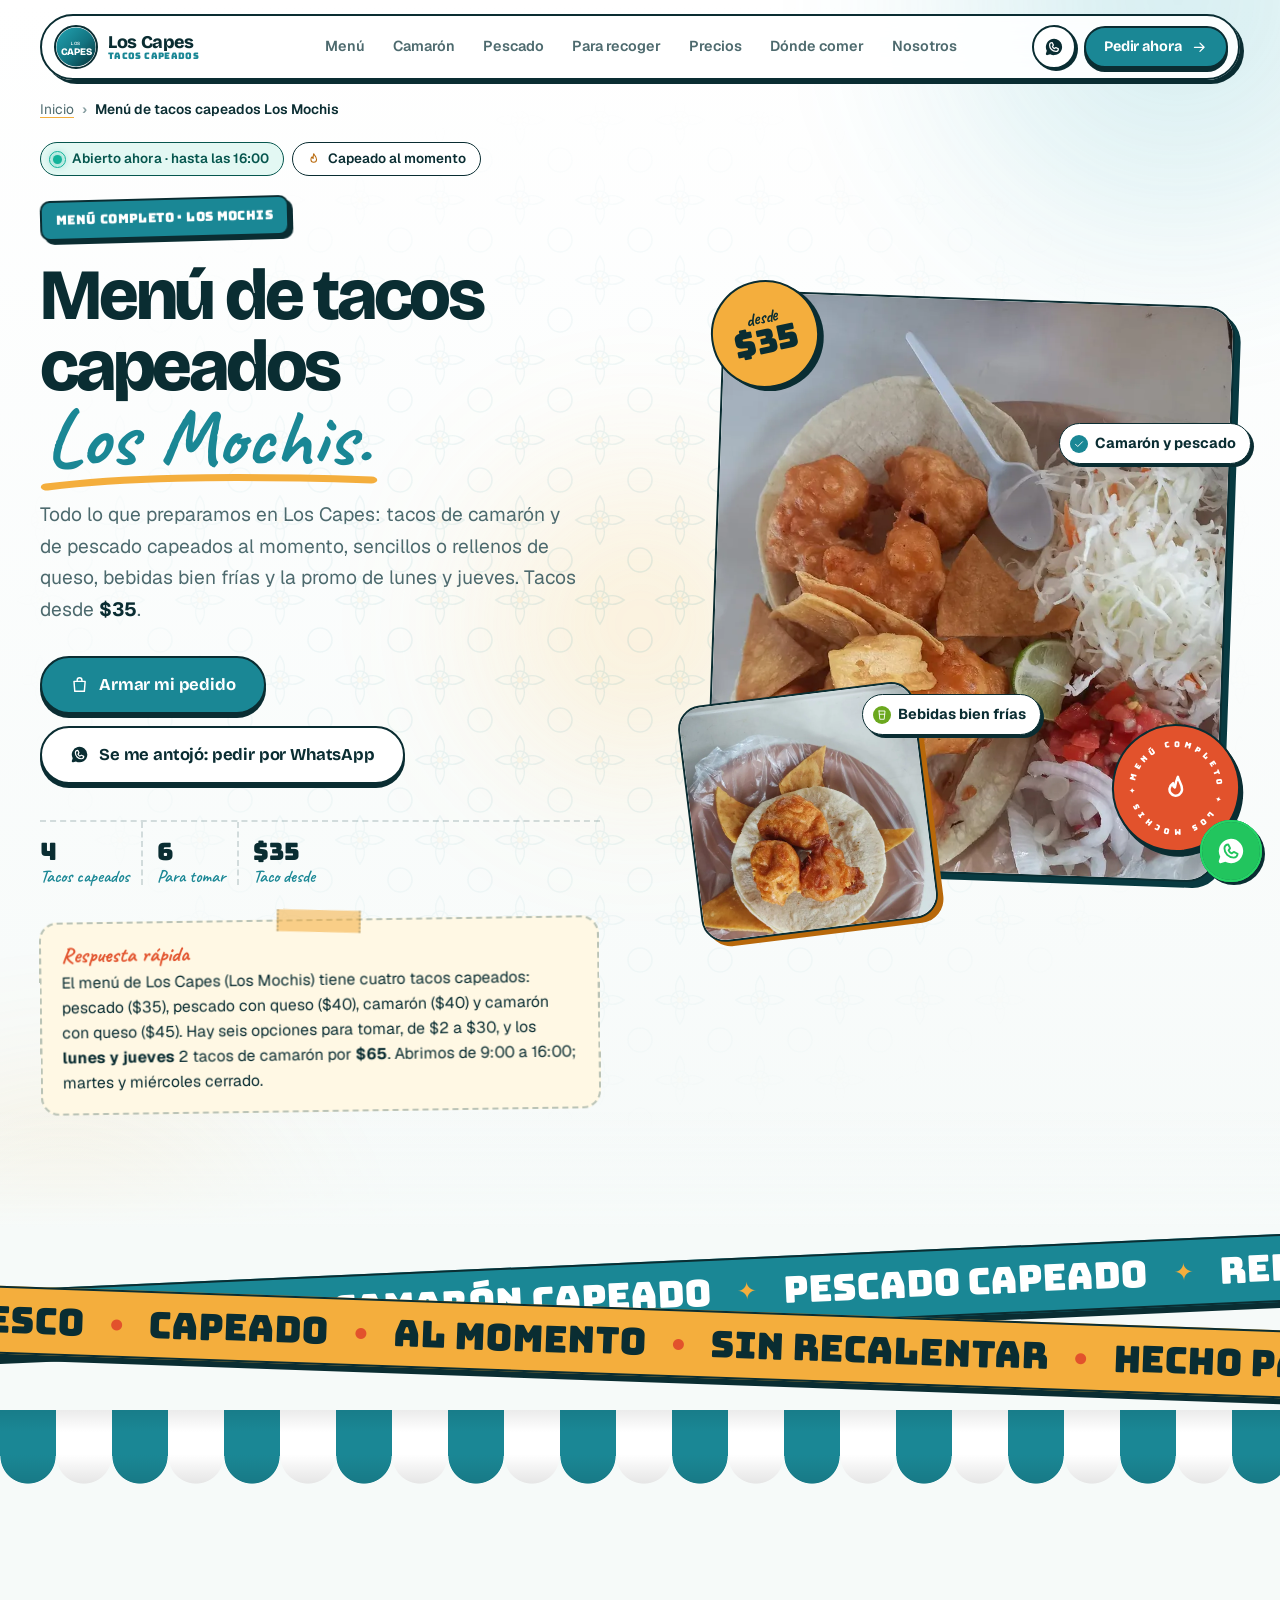
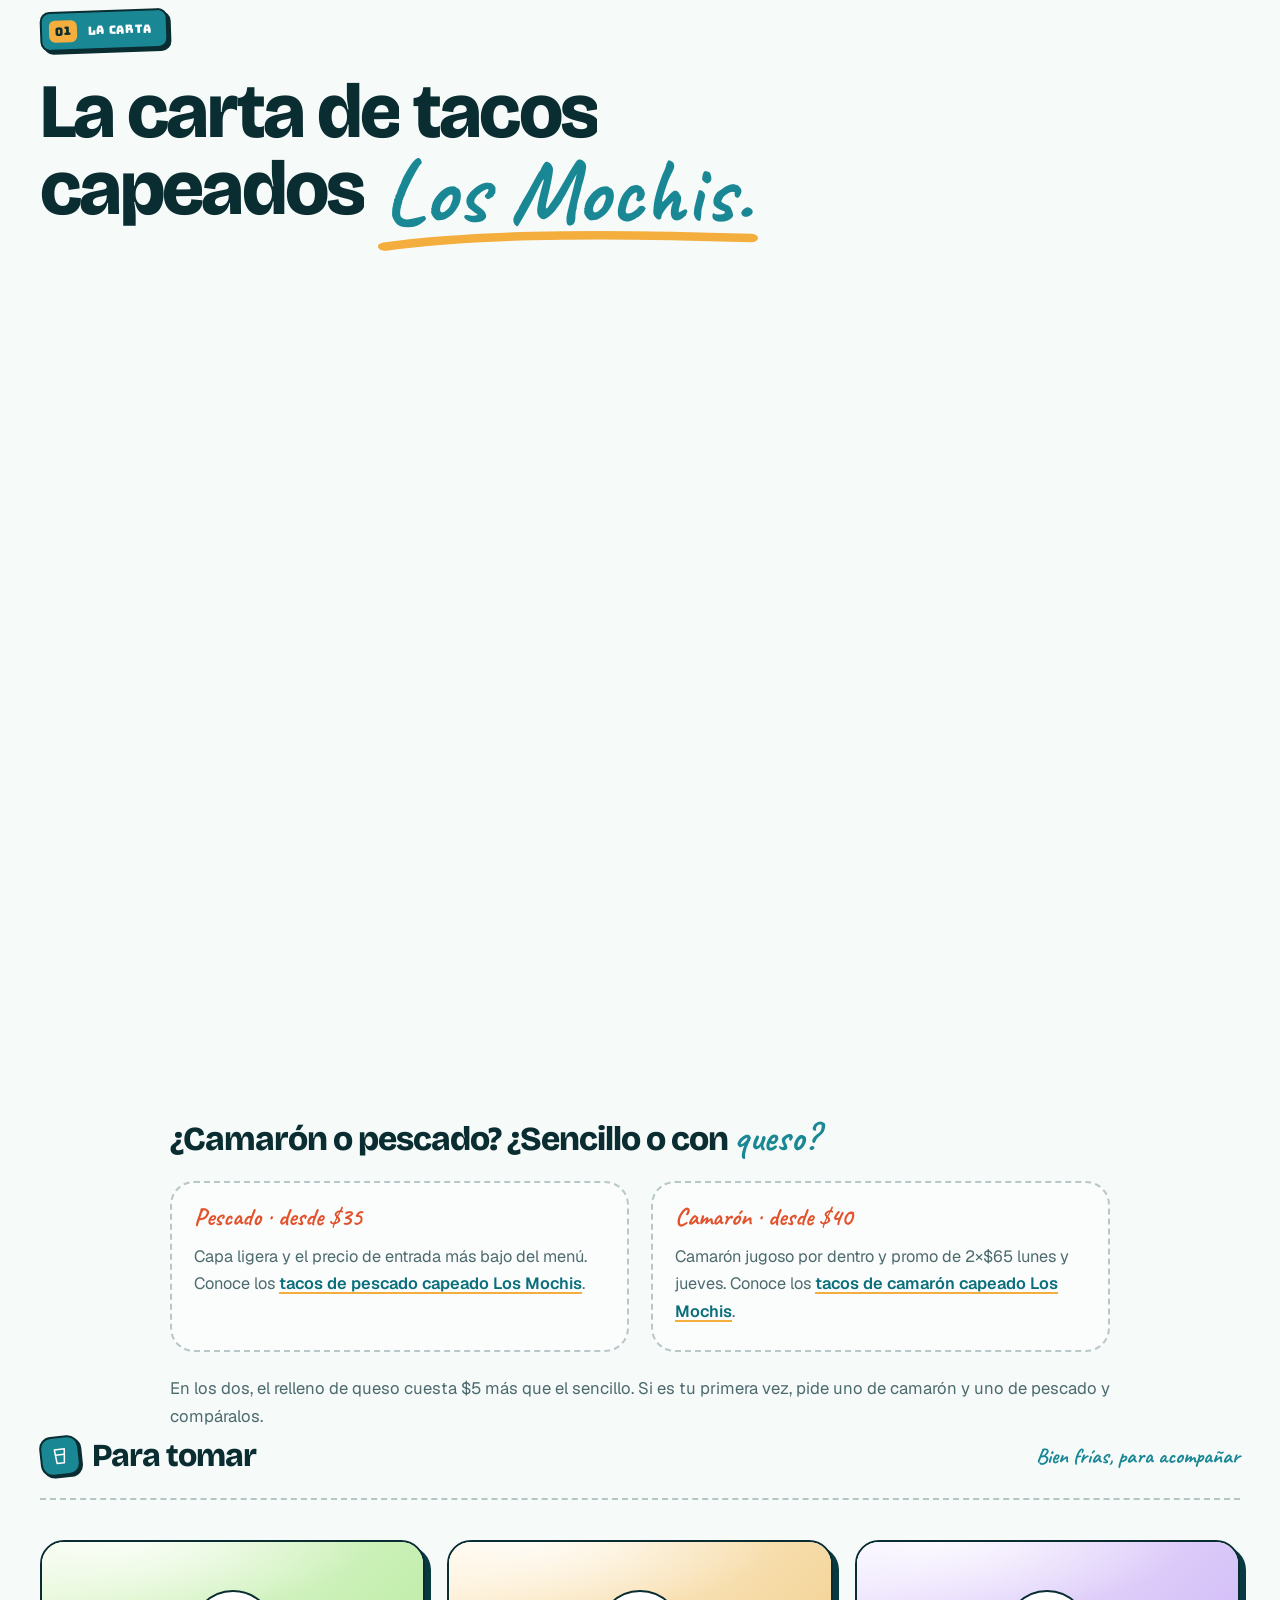
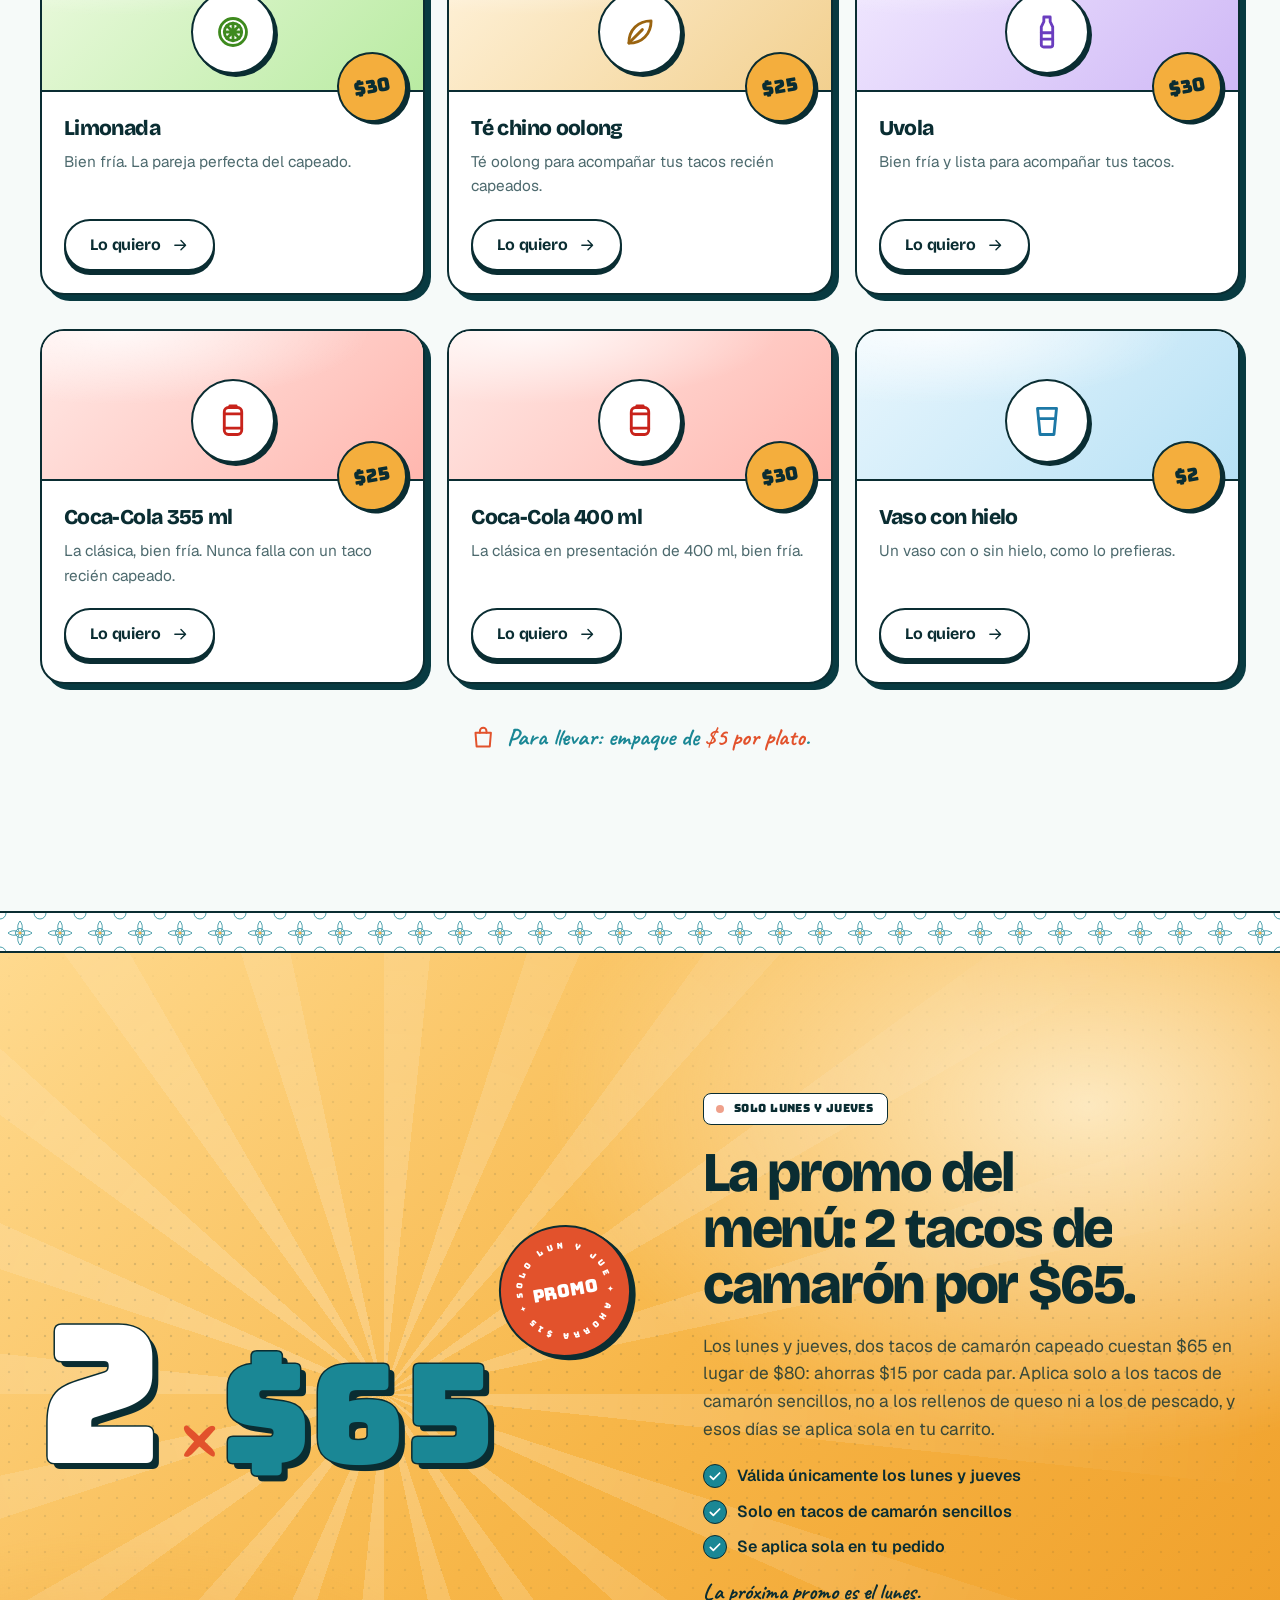
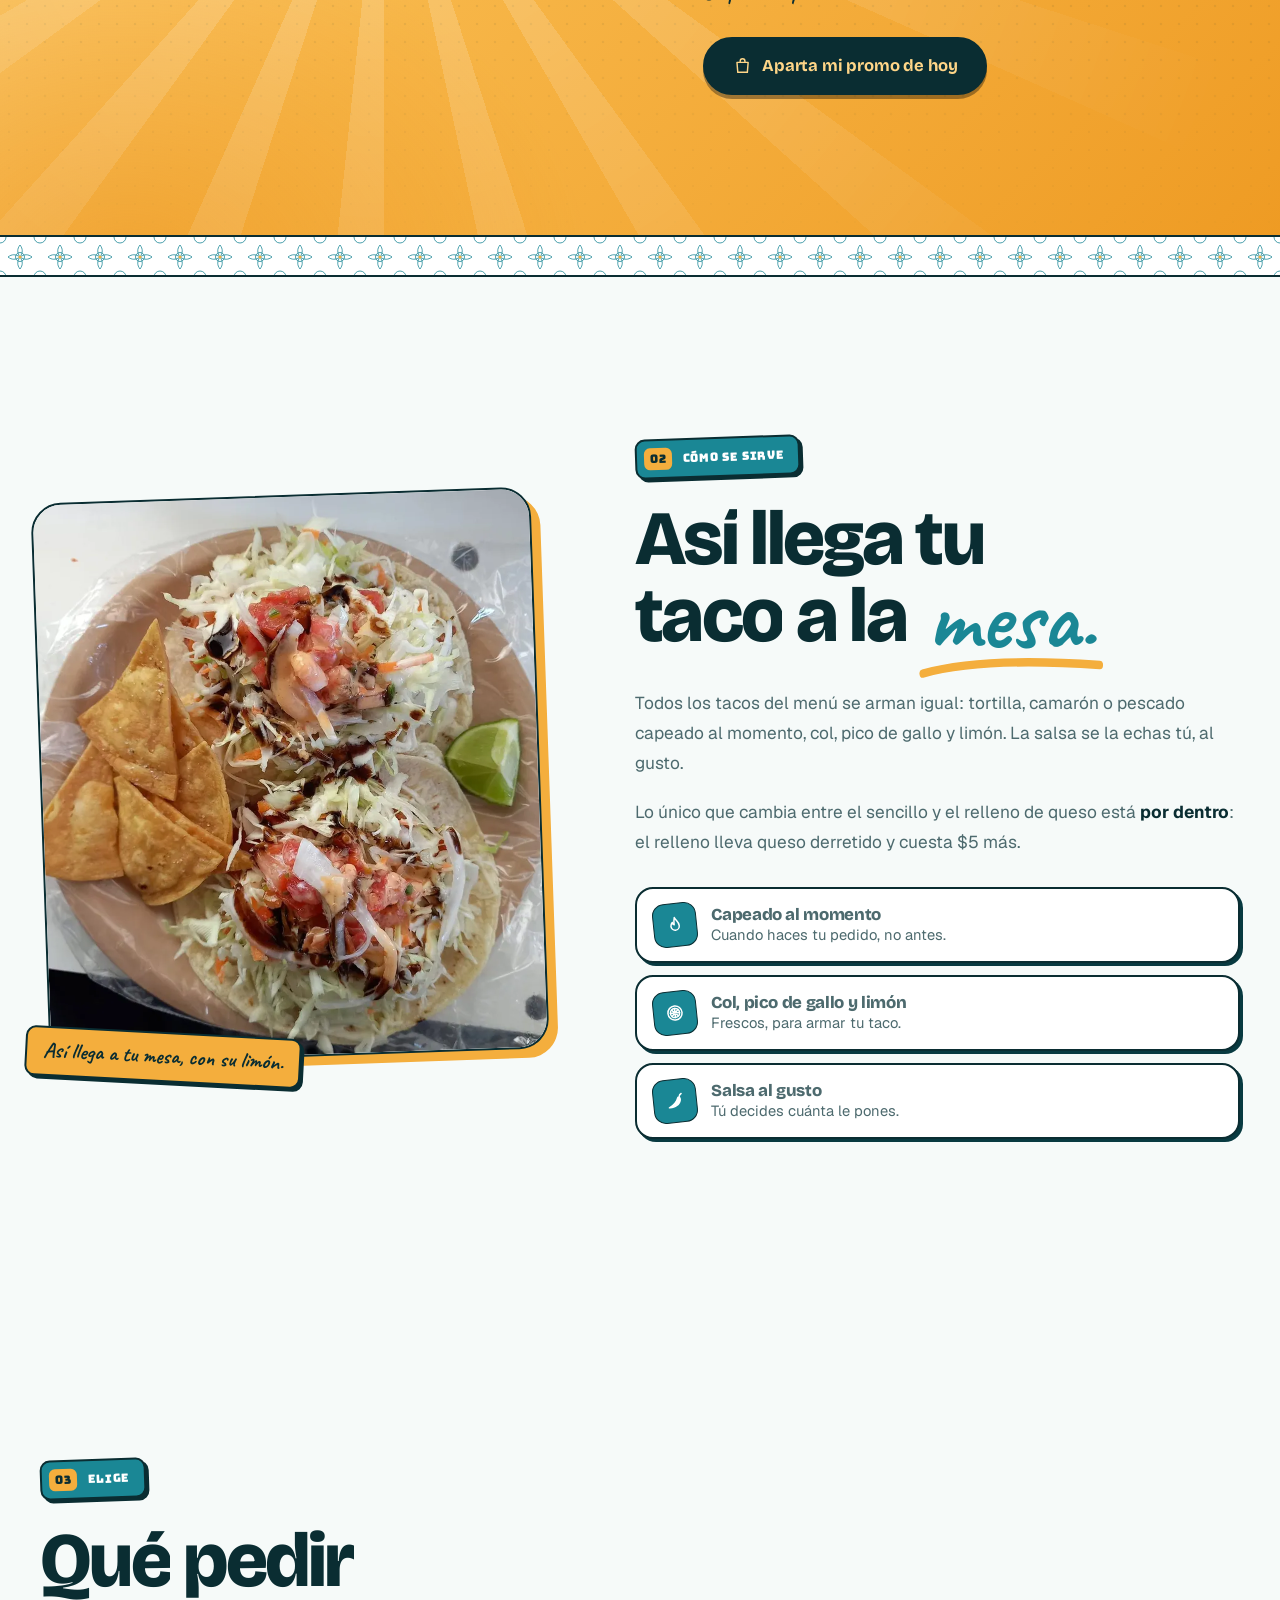
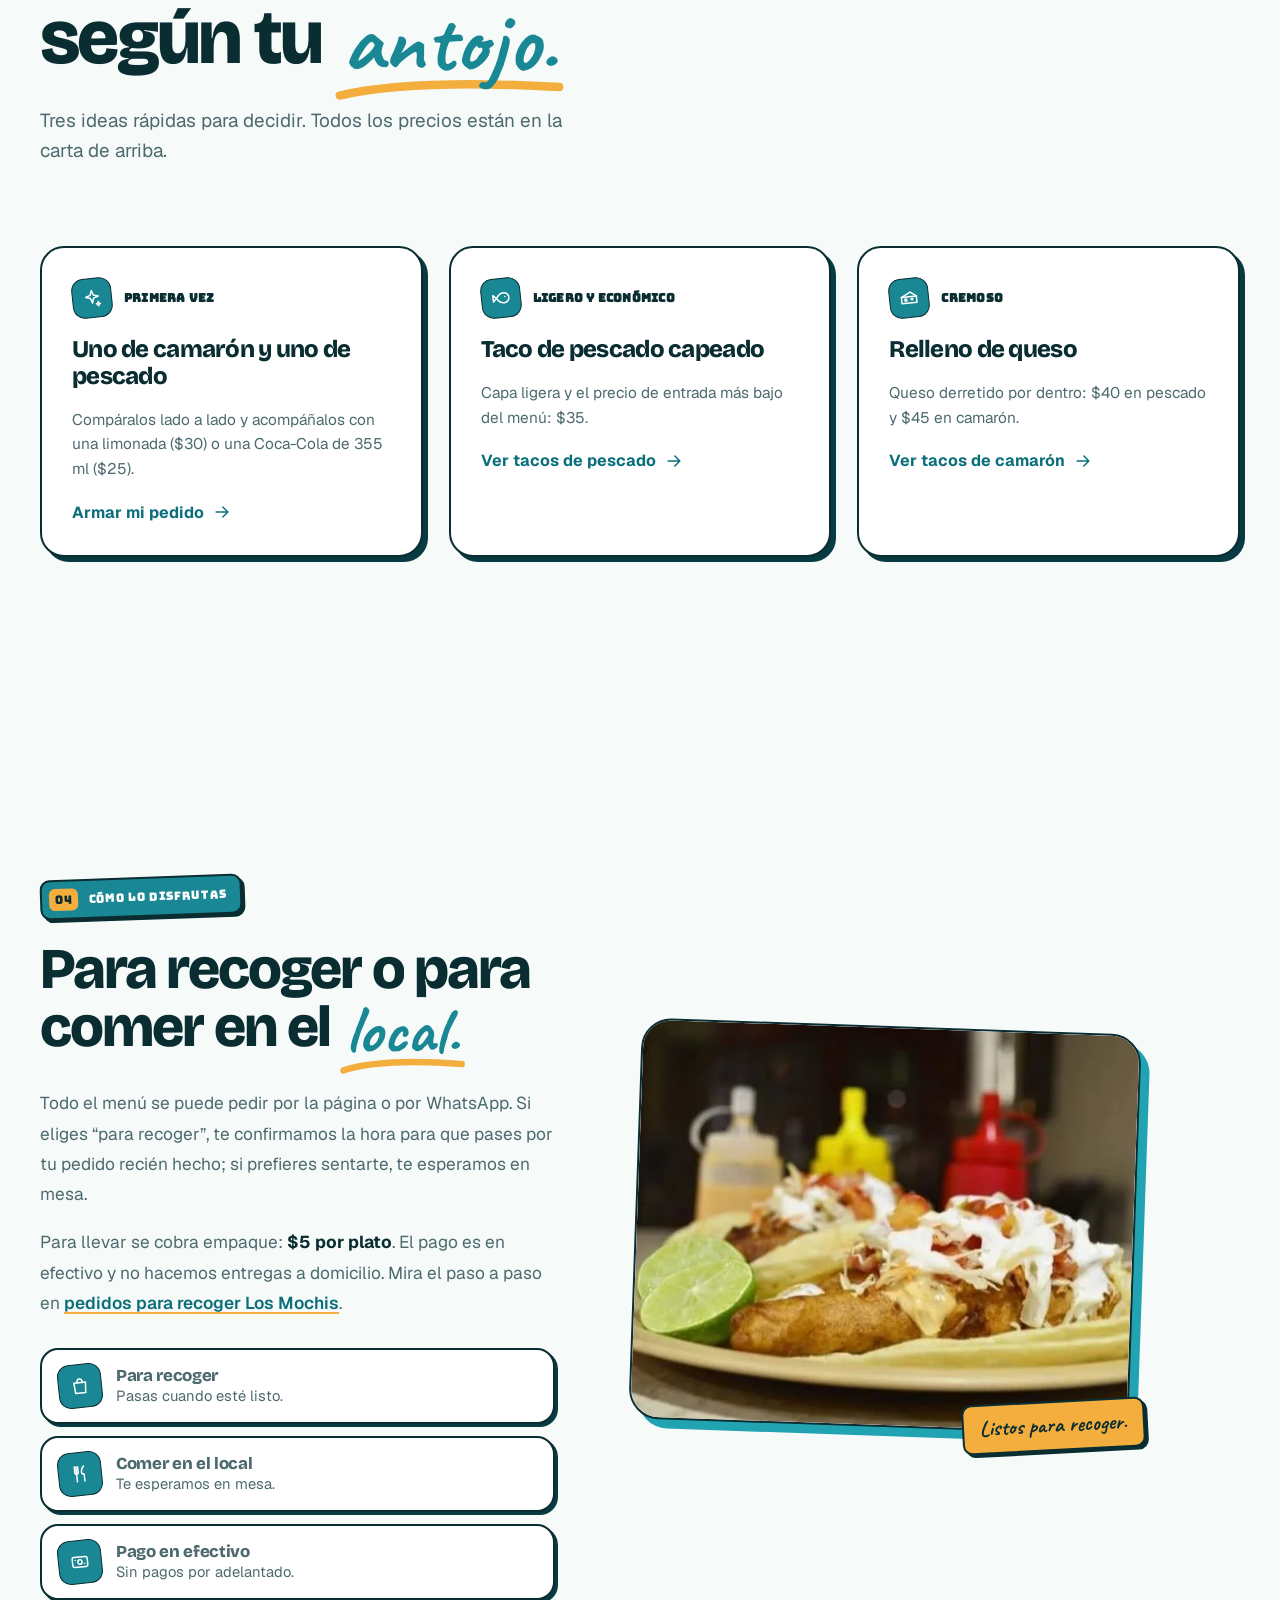
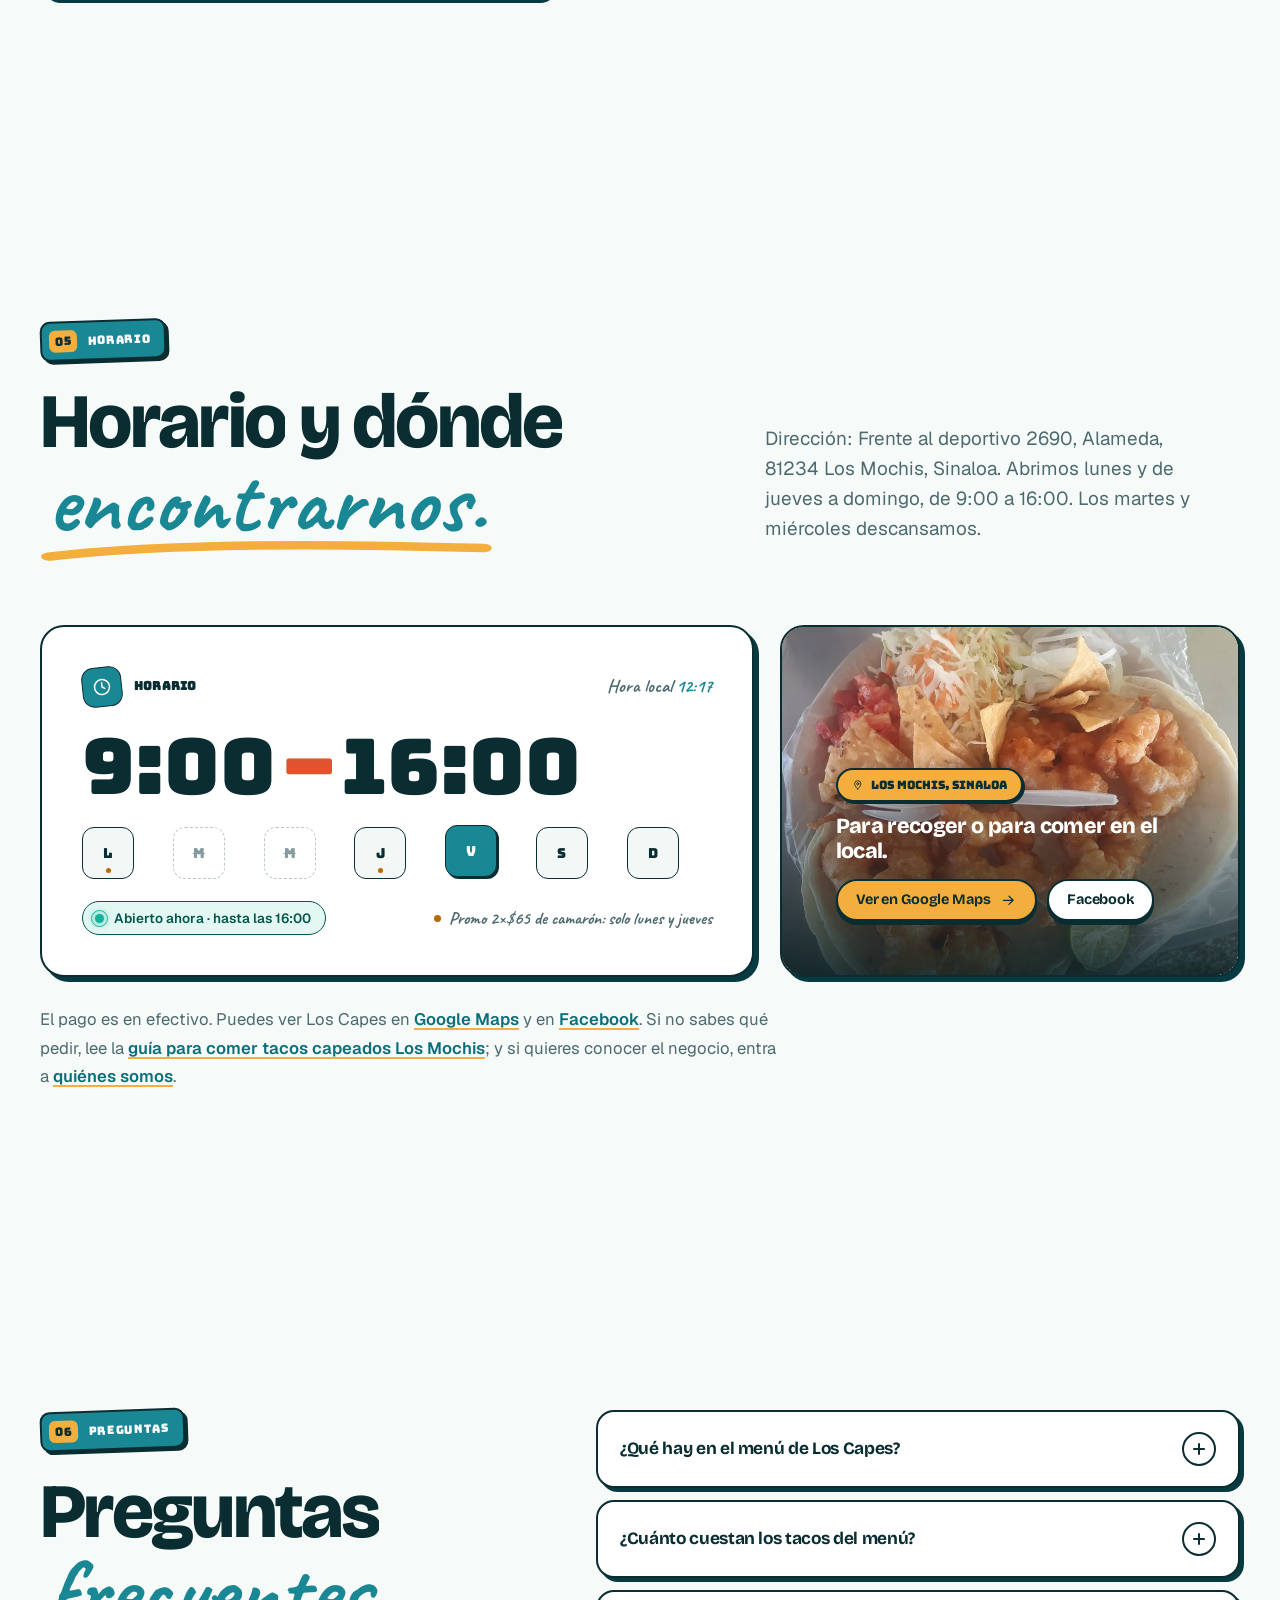
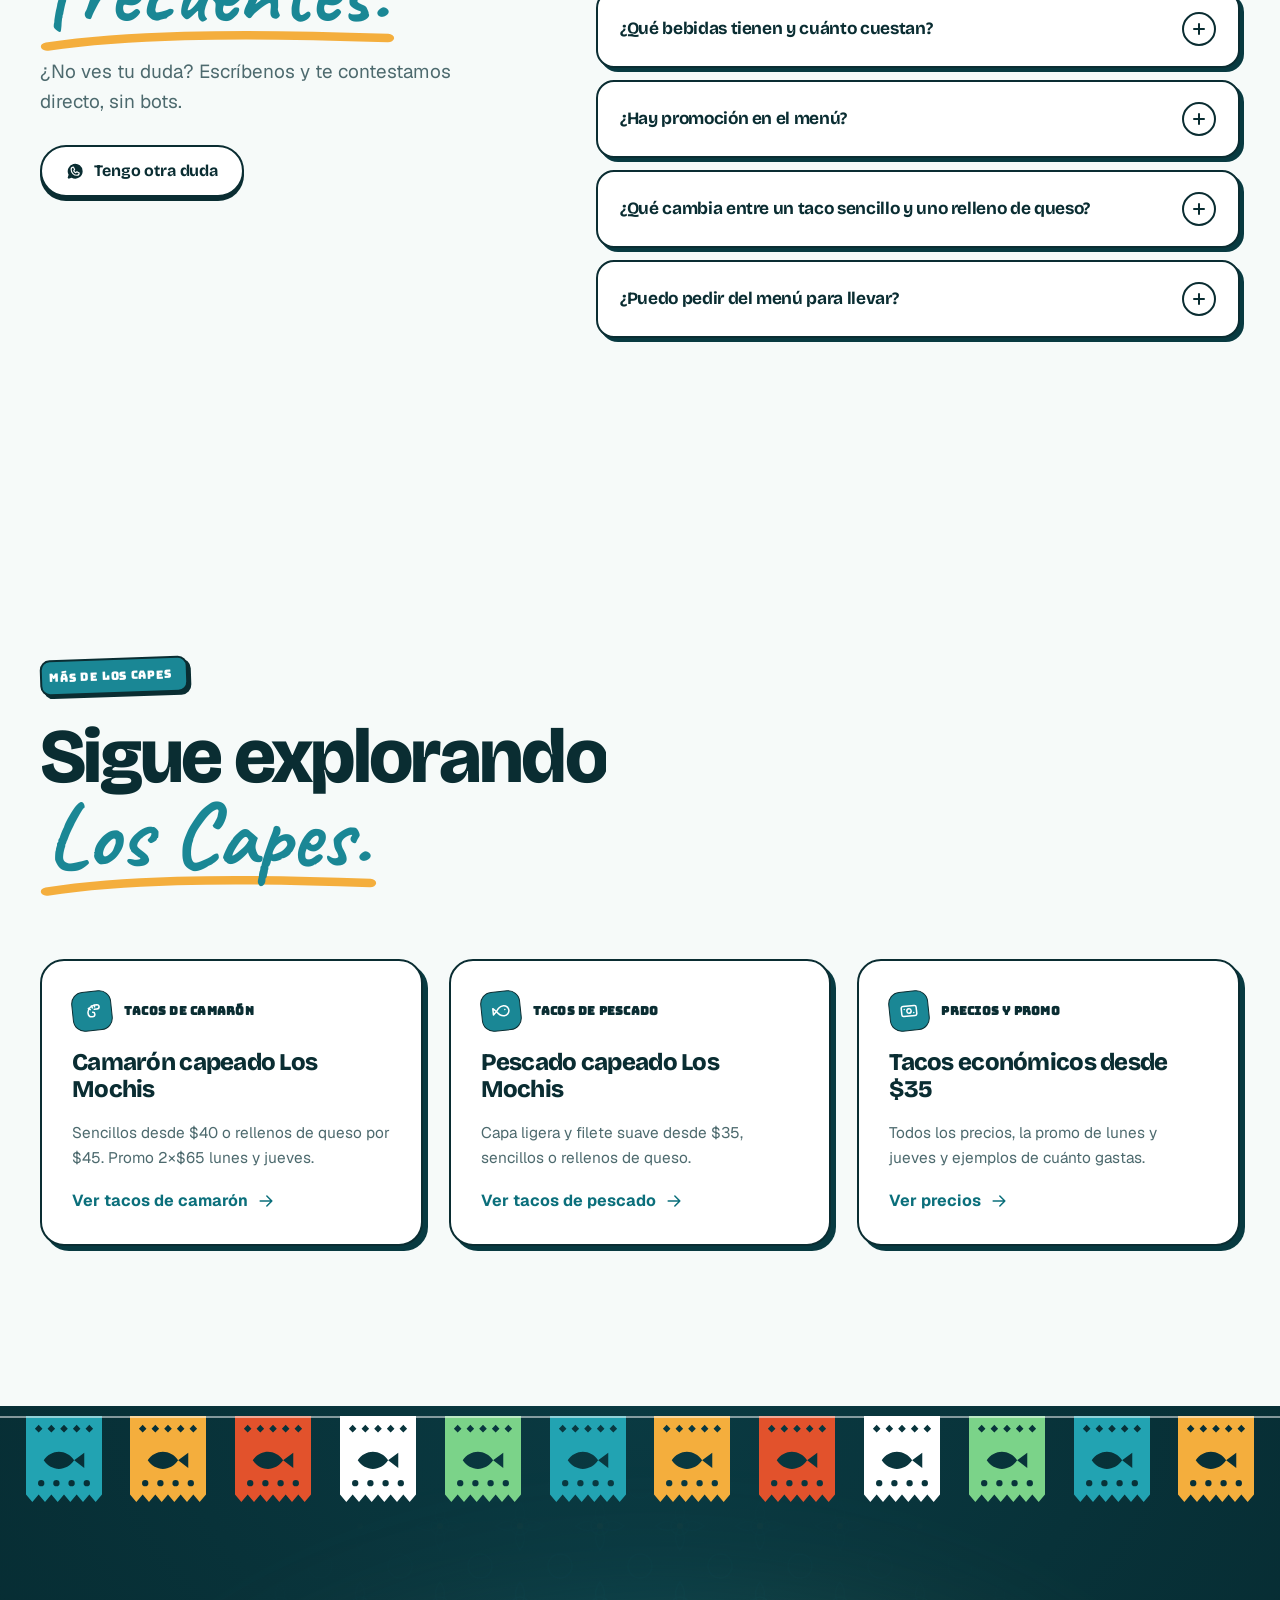
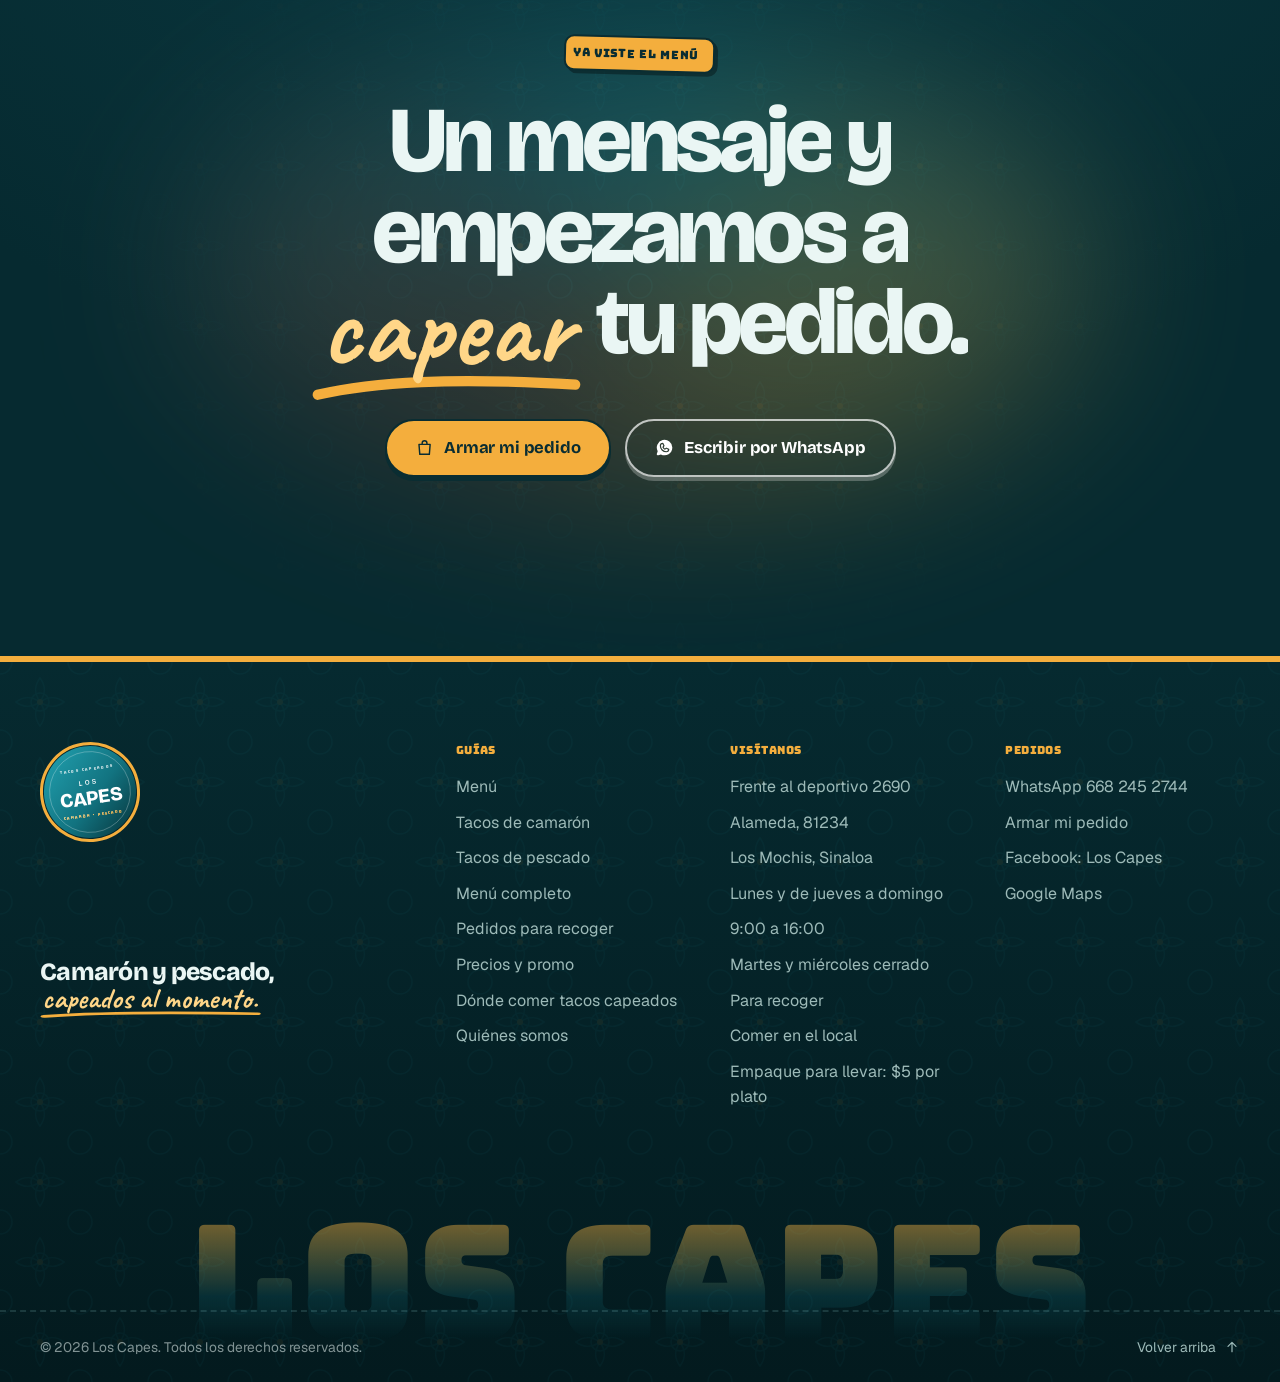
<file: menu-tacos-capeados-los-mochis/index.html>
<!DOCTYPE html>
<html lang="es-MX" class="is-loaded">
<head>
  <meta charset="utf-8">
  <meta name="viewport" content="width=device-width, initial-scale=1, viewport-fit=cover">
  <script>
    /* Activa las animaciones de entrada. Si landing.js no llega a cargar en 4 s,
       se quita la clase "js" y todo el contenido queda visible. */
    (function (d) {
      d.classList.add("js");
      setTimeout(function () { if (!d.classList.contains("lp-ready")) d.classList.remove("js"); }, 4000);
    })(document.documentElement);
  </script>

  <!-- SEO LOCAL (Los Mochis, Sinaloa). Página de apoyo para posicionamiento indirecto.
       Dominio oficial: https://www.loscapes.com. Si cambia el dominio, actualiza canonical, og:url,
       og:image, el JSON-LD, robots.txt y sitemap.xml. -->
  <title>Menú de Tacos Capeados Los Mochis | Los Capes</title>
  <meta name="description" content="Menú de tacos capeados Los Mochis: camarón y pescado desde $35, rellenos de queso, bebidas y promo 2×$65 lunes y jueves. Pide por WhatsApp.">
  <meta name="keywords" content="menú tacos capeados los mochis, menú de tacos de camarón, menú de tacos de pescado, carta tacos capeados, tacos capeados rellenos de queso, bebidas para tacos, menú Los Capes, tacos capeados los mochis, Los Capes">
  <meta name="author" content="Los Capes">
  <meta name="robots" content="index, follow, max-image-preview:large, max-snippet:-1, max-video-preview:-1">
  <link rel="canonical" href="https://www.loscapes.com/menu-tacos-capeados-los-mochis/">
  <link rel="alternate" hreflang="es-MX" href="https://www.loscapes.com/menu-tacos-capeados-los-mochis/">
  <link rel="alternate" hreflang="x-default" href="https://www.loscapes.com/menu-tacos-capeados-los-mochis/">

  <meta name="geo.region" content="MX-SIN">
  <meta name="geo.placename" content="Los Mochis, Sinaloa">
  <meta name="geo.position" content="25.7981016;-109.0299785">
  <meta name="ICBM" content="25.7981016, -109.0299785">

  <meta name="color-scheme" content="light">
  <meta name="theme-color" content="#FFF8EC">

  <meta property="og:type" content="website">
  <meta property="og:locale" content="es_MX">
  <meta property="og:site_name" content="Los Capes">
  <meta property="og:title" content="Menú de Tacos Capeados Los Mochis | Los Capes">
  <meta property="og:description" content="Menú de tacos capeados Los Mochis: camarón y pescado desde $35, rellenos de queso, bebidas y promo 2×$65 lunes y jueves. Pide por WhatsApp.">
  <meta property="og:url" content="https://www.loscapes.com/menu-tacos-capeados-los-mochis/">
  <meta property="og:image" content="https://www.loscapes.com/img/negocio/og-menu.jpg">
  <meta property="og:image:type" content="image/jpeg">
  <meta property="og:image:width" content="1200">
  <meta property="og:image:height" content="630">
  <meta property="og:image:alt" content="Taco de camarón capeado con pico de gallo y limón: menú de tacos capeados de Los Capes, Los Mochis">
  <meta name="twitter:card" content="summary_large_image">
  <meta name="twitter:title" content="Menú de Tacos Capeados Los Mochis | Los Capes">
  <meta name="twitter:description" content="Menú de tacos capeados Los Mochis: camarón y pescado desde $35, rellenos de queso, bebidas y promo 2×$65 lunes y jueves. Pide por WhatsApp.">
  <meta name="twitter:image" content="https://www.loscapes.com/img/negocio/og-menu.jpg">
  <meta name="twitter:image:alt" content="Taco de camarón capeado con pico de gallo y limón: menú de tacos capeados de Los Capes, Los Mochis">

  <link rel="icon" href="/favicon.ico" sizes="48x48">
  <link rel="icon" type="image/svg+xml" href="/img/icon.svg">
  <link rel="icon" type="image/png" sizes="192x192" href="/img/icon-192.png">
  <link rel="apple-touch-icon" sizes="180x180" href="/img/apple-touch-icon.png">
  <link rel="manifest" href="/manifest.webmanifest">

  <link rel="preconnect" href="https://fonts.googleapis.com">
  <link rel="preconnect" href="https://fonts.gstatic.com" crossorigin>
  <link rel="preload" as="style" href="https://fonts.googleapis.com/css2?family=Bungee&family=Caveat:wght@600;700&display=swap" onload="this.onload=null;this.rel='stylesheet'">
  <noscript><link rel="stylesheet" href="https://fonts.googleapis.com/css2?family=Bungee&family=Caveat:wght@600;700&display=swap"></noscript>
  <link rel="preload" href="/fonts/bricolage-grotesque-latin.woff2" as="font" type="font/woff2" crossorigin>
  <link rel="preload" href="/fonts/geist-latin.woff2" as="font" type="font/woff2" crossorigin>
  <link rel="preload" href="/img/negocio/lp-camaron-queso.webp" as="image" type="image/webp" fetchpriority="high">

  <link rel="stylesheet" href="/css/styles.css">
  <link rel="stylesheet" href="/css/landing.css">
  <script src="/js/landing.js" defer></script>

  <script type="application/ld+json">
  {
    "@context": "https://schema.org",
    "@type": "BreadcrumbList",
    "@id": "https://www.loscapes.com/menu-tacos-capeados-los-mochis/#breadcrumb",
    "itemListElement": [
      {
        "@type": "ListItem",
        "position": 1,
        "name": "Inicio",
        "item": "https://www.loscapes.com/"
      },
      {
        "@type": "ListItem",
        "position": 2,
        "name": "Menú de tacos capeados Los Mochis",
        "item": "https://www.loscapes.com/menu-tacos-capeados-los-mochis/"
      }
    ]
  }
  </script>
  <script type="application/ld+json">
  {
    "@context": "https://schema.org",
    "@type": "WebPage",
    "@id": "https://www.loscapes.com/menu-tacos-capeados-los-mochis/#webpage",
    "url": "https://www.loscapes.com/menu-tacos-capeados-los-mochis/",
    "name": "Menú de Tacos Capeados Los Mochis | Los Capes",
    "description": "Menú de tacos capeados Los Mochis: camarón y pescado desde $35, rellenos de queso, bebidas y promo 2×$65 lunes y jueves. Pide por WhatsApp.",
    "inLanguage": "es-MX",
    "isPartOf": {
      "@id": "https://www.loscapes.com/#website"
    },
    "about": {
      "@id": "https://www.loscapes.com/#restaurant"
    },
    "primaryImageOfPage": {
      "@type": "ImageObject",
      "url": "https://www.loscapes.com/img/negocio/og-menu.jpg"
    },
    "datePublished": "2026-10-12",
    "dateModified": "2026-10-12",
    "breadcrumb": {
      "@id": "https://www.loscapes.com/menu-tacos-capeados-los-mochis/#breadcrumb"
    },
    "mainEntity": {
      "@id": "https://www.loscapes.com/menu-tacos-capeados-los-mochis/#menu"
    }
  }
  </script>
  <script type="application/ld+json">
  {
    "@context": "https://schema.org",
    "@type": "Menu",
    "@id": "https://www.loscapes.com/menu-tacos-capeados-los-mochis/#menu",
    "name": "Menú de Los Capes",
    "url": "https://www.loscapes.com/menu-tacos-capeados-los-mochis/",
    "inLanguage": "es-MX",
    "hasMenuSection": [
      {
        "@type": "MenuSection",
        "name": "Tacos capeados",
        "hasMenuItem": [
          {
            "@type": "MenuItem",
            "name": "Taco de pescado capeado",
            "description": "Pescado capeado ligero, hecho al momento.",
            "image": "https://www.loscapes.com/img/negocio/tacos-pescado.jpg",
            "offers": {
              "@type": "Offer",
              "price": "35",
              "priceCurrency": "MXN"
            }
          },
          {
            "@type": "MenuItem",
            "name": "Taco de pescado relleno de queso",
            "description": "Filete de pescado capeado con queso derretido por dentro.",
            "image": "https://www.loscapes.com/img/negocio/pescado-capeado.jpg",
            "offers": {
              "@type": "Offer",
              "price": "40",
              "priceCurrency": "MXN"
            }
          },
          {
            "@type": "MenuItem",
            "name": "Taco de camarón capeado",
            "description": "Camarón capeado al momento y jugoso por dentro.",
            "image": "https://www.loscapes.com/img/negocio/camaron-capeado.jpg",
            "offers": {
              "@type": "Offer",
              "price": "40",
              "priceCurrency": "MXN"
            }
          },
          {
            "@type": "MenuItem",
            "name": "Taco de camarón relleno de queso",
            "description": "Camarón capeado con queso derretido por dentro.",
            "image": "https://www.loscapes.com/img/negocio/camaron-plato.jpg",
            "offers": {
              "@type": "Offer",
              "price": "45",
              "priceCurrency": "MXN"
            }
          },
          {
            "@type": "MenuItem",
            "name": "Promoción 2 tacos de camarón (únicamente lunes y jueves)",
            "description": "2 tacos de camarón capeado por $65. Válida únicamente los lunes y jueves.",
            "offers": {
              "@type": "Offer",
              "price": "65",
              "priceCurrency": "MXN"
            }
          }
        ]
      },
      {
        "@type": "MenuSection",
        "name": "Para tomar",
        "hasMenuItem": [
          {
            "@type": "MenuItem",
            "name": "Limonada",
            "offers": {
              "@type": "Offer",
              "price": "30",
              "priceCurrency": "MXN"
            }
          },
          {
            "@type": "MenuItem",
            "name": "Té chino oolong",
            "offers": {
              "@type": "Offer",
              "price": "25",
              "priceCurrency": "MXN"
            }
          },
          {
            "@type": "MenuItem",
            "name": "Uvola",
            "offers": {
              "@type": "Offer",
              "price": "30",
              "priceCurrency": "MXN"
            }
          },
          {
            "@type": "MenuItem",
            "name": "Coca-Cola 355 ml",
            "offers": {
              "@type": "Offer",
              "price": "25",
              "priceCurrency": "MXN"
            }
          },
          {
            "@type": "MenuItem",
            "name": "Coca-Cola 400 ml",
            "offers": {
              "@type": "Offer",
              "price": "30",
              "priceCurrency": "MXN"
            }
          },
          {
            "@type": "MenuItem",
            "name": "Vaso con hielo",
            "offers": {
              "@type": "Offer",
              "price": "2",
              "priceCurrency": "MXN"
            }
          }
        ]
      }
    ]
  }
  </script>
  <script type="application/ld+json">
  {
    "@context": "https://schema.org",
    "@type": "FAQPage",
    "mainEntity": [
      {
        "@type": "Question",
        "name": "¿Qué hay en el menú de Los Capes?",
        "acceptedAnswer": {
          "@type": "Answer",
          "text": "Cuatro tacos capeados (pescado, pescado relleno de queso, camarón y camarón relleno de queso) y seis opciones para tomar: limonada, té chino oolong, Uvola, Coca-Cola de 355 ml y de 400 ml, y vaso con hielo."
        }
      },
      {
        "@type": "Question",
        "name": "¿Cuánto cuestan los tacos del menú?",
        "acceptedAnswer": {
          "@type": "Answer",
          "text": "El taco de pescado cuesta $35, el de pescado relleno de queso $40, el de camarón $40 y el de camarón relleno de queso $45."
        }
      },
      {
        "@type": "Question",
        "name": "¿Qué bebidas tienen y cuánto cuestan?",
        "acceptedAnswer": {
          "@type": "Answer",
          "text": "Limonada $30, té chino oolong $25, Uvola $30, Coca-Cola de 355 ml $25, Coca-Cola de 400 ml $30 y vaso con hielo $2."
        }
      },
      {
        "@type": "Question",
        "name": "¿Hay promoción en el menú?",
        "acceptedAnswer": {
          "@type": "Answer",
          "text": "Sí, únicamente los lunes y jueves: 2 tacos de camarón capeado por $65. Aplica solo a los tacos de camarón sencillos y se aplica sola en tu pedido."
        }
      },
      {
        "@type": "Question",
        "name": "¿Qué cambia entre un taco sencillo y uno relleno de queso?",
        "acceptedAnswer": {
          "@type": "Answer",
          "text": "Los dos se capean al momento. El relleno de queso lleva queso derretido por dentro y cuesta $5 más que el sencillo."
        }
      },
      {
        "@type": "Question",
        "name": "¿Puedo pedir del menú para llevar?",
        "acceptedAnswer": {
          "@type": "Answer",
          "text": "Sí. Pide por la página o por WhatsApp y pasa a recogerlo, o cómelo en el local. Para llevar se cobra empaque: $5 por plato. El pago es en efectivo y no hacemos entregas a domicilio."
        }
      }
    ]
  }
  </script>
</head>
<body id="top" class="lp">
  <!-- Sprite: logotipo e iconos usados en esta página -->
  <svg xmlns="http://www.w3.org/2000/svg" width="0" height="0" style="position:absolute" aria-hidden="true" focusable="false">
    <defs>
      <linearGradient id="g-brand" x1="0" y1="0" x2="1" y2="1">
        <stop offset="0" stop-color="#22A3B2"/>
        <stop offset=".55" stop-color="#127380"/>
        <stop offset="1" stop-color="#062F35"/>
      </linearGradient>
      <linearGradient id="g-gold" x1="0" y1="0" x2="1" y2="1">
        <stop offset="0" stop-color="#FFE3A3"/>
        <stop offset="1" stop-color="#F0A93A"/>
      </linearGradient>
    </defs>
    <symbol id="logo-mono" viewBox="0 0 200 200">
      <circle cx="100" cy="100" r="98" fill="url(#g-brand)"/>
      <text x="100" y="90" text-anchor="middle" style="font-family:'Bricolage Grotesque',sans-serif" font-weight="600" font-size="24" letter-spacing="4" fill="#fff" fill-opacity=".9">LOS</text>
      <text x="100" y="140" text-anchor="middle" style="font-family:'Bricolage Grotesque',sans-serif" font-weight="800" font-size="50" letter-spacing="-1" fill="#fff">CAPES</text>
    </symbol>
    <symbol id="logo-badge" viewBox="0 0 200 200">
      <circle cx="100" cy="100" r="98" fill="url(#g-brand)"/>
      <circle cx="100" cy="100" r="86" fill="none" stroke="#fff" stroke-opacity=".35" stroke-width="1.5"/>
      <text x="100" y="54" text-anchor="middle" style="font-family:Bungee,sans-serif" font-weight="500" font-size="8" letter-spacing="3" fill="#fff" fill-opacity=".75">TACOS CAPEADOS</text>
      <text x="100" y="84" text-anchor="middle" style="font-family:'Bricolage Grotesque',sans-serif" font-weight="600" font-size="15" letter-spacing="4" fill="#fff" fill-opacity=".92">LOS</text>
      <text x="100" y="126" text-anchor="middle" style="font-family:'Bricolage Grotesque',sans-serif" font-weight="800" font-size="42" letter-spacing="-.5" fill="#fff">CAPES</text>
      <text x="100" y="152" text-anchor="middle" style="font-family:Bungee,sans-serif" font-weight="500" font-size="8" letter-spacing="2.4" fill="url(#g-gold)">CAMARÓN · PESCADO</text>
    </symbol>
    <symbol id="i-whatsapp" viewBox="0 0 256 256"><path fill="currentColor" stroke="none" d="M152.58,145.23l23,11.48A24,24,0,0,1,152,176a72.08,72.08,0,0,1-72-72A24,24,0,0,1,99.29,80.46l11.48,23L101,118a8,8,0,0,0-.73,7.51,56.47,56.47,0,0,0,30.15,30.15A8,8,0,0,0,138,155ZM232,128A104,104,0,0,1,79.12,219.82L45.07,231.17a16,16,0,0,1-20.24-20.24l11.35-34.05A104,104,0,1,1,232,128Zm-40,24a8,8,0,0,0-4.42-7.16l-32-16a8,8,0,0,0-8,.5l-14.69,9.8a40.55,40.55,0,0,1-16-16l9.8-14.69a8,8,0,0,0,.5-8l-16-32A8,8,0,0,0,104,64a40,40,0,0,0-40,40,88.1,88.1,0,0,0,88,88A40,40,0,0,0,192,152Z"/></symbol>
    <symbol id="i-arrow-right" viewBox="0 0 24 24"><path d="M5 12h14M13 6l6 6-6 6"/></symbol>
    <symbol id="i-bag" viewBox="0 0 24 24"><path d="M5 8h14l-1 12.5H6L5 8Z"/><path d="M9 8V6.5a3 3 0 0 1 6 0V8"/></symbol>
    <symbol id="i-flame" viewBox="0 0 24 24"><path d="M12 3c1 3.2 5 5.6 5 10.2a5 5 0 0 1-10 0c0-2.1 1-3.6 2-4.6 0 1.6.8 2.6 2 3.1 0-3 0-5.6 1-8.7Z"/></symbol>
    <symbol id="i-check" viewBox="0 0 24 24"><path d="M5 12.5l4.5 4.5L19 7.5"/></symbol>
    <symbol id="i-glass" viewBox="0 0 24 24"><path d="M6 4h12l-1.6 16.5H7.6L6 4Z"/><path d="M6.7 10.5h10.6"/></symbol>
    <symbol id="i-fish" viewBox="0 0 24 24"><path d="M6.5 12c2.5-4 6-6 9-6 3.5 0 6 3 6 6s-2.5 6-6 6c-3 0-6.5-2-9-6Zm0 0L2.5 8.2v7.6L6.5 12Z"/><path d="M16.8 10.6h.01"/></symbol>
    <symbol id="i-cheese" viewBox="0 0 24 24"><path d="M3 18v-7.5L14 5l7 5.5V18H3Z"/><path d="M3 10.5h18"/><circle cx="8" cy="14.2" r="1.3"/><circle cx="15.5" cy="13.6" r="1"/></symbol>
    <symbol id="i-shrimp" viewBox="0 0 24 24"><path d="M18 5C11.5 5 7 8.6 7 14c0 3 2 5 4.6 5 2 0 3.4-1.3 3.4-3 0-1.4-1-2.4-2.4-2.4"/><path d="M18 5c1.7 0 3 1.1 3 2.6S19.7 10.2 18 10.2h-3.2"/><path d="M10 10.2 8 8.4M12.8 8.4l-.9-2.4M15.6 7.4l-.2-2.4"/></symbol>
    <symbol id="i-lemon" viewBox="0 0 24 24"><circle cx="12" cy="12" r="8.5"/><circle cx="12" cy="12" r="5.5"/><path d="M12 6.5v11M6.5 12h11M8.1 8.1l7.8 7.8M15.9 8.1l-7.8 7.8"/></symbol>
    <symbol id="i-leaf" viewBox="0 0 24 24"><path d="M5 19C5 10.7 10.7 5 19 5c0 8.3-5.7 14-14 14Z"/><path d="M5 19l8.5-8.5"/></symbol>
    <symbol id="i-bottle" viewBox="0 0 24 24"><path d="M10 2.5h4v3l1.6 3.2V20a1.5 1.5 0 0 1-1.5 1.5H9.9A1.5 1.5 0 0 1 8.4 20V8.7L10 5.5v-3Z"/><path d="M8.4 12.5h7.2M8.4 16.5h7.2"/></symbol>
    <symbol id="i-can" viewBox="0 0 24 24"><rect x="6.5" y="3.5" width="11" height="17" rx="2.6"/><path d="M6.5 7.5h11M6.5 16.5h11M10 3.5V2.5h4v1"/></symbol>
    <symbol id="i-chile" viewBox="0 0 24 24"><path fill="currentColor" stroke="none" d="M17.6 7.2c1.5.9 2.1 2.7 1.6 4.6C17.8 17.4 11.4 21.3 4.4 20.2c-.9-.1-1-1.3-.2-1.6 5.2-2.3 9.1-6.1 10.6-10.3.4-1.1 1.6-1.6 2.8-1.1Z"/><path d="M17.6 7.2c.2-1.6 1-2.8 2.6-3.4"/></symbol>
    <symbol id="i-sparkle" viewBox="0 0 24 24"><path d="M12 3l1.9 5.6L19.5 10.5l-5.6 1.9L12 18l-1.9-5.6L4.5 10.5l5.6-1.9L12 3Z"/><path d="M19 17l.7 1.8 1.8.7-1.8.7L19 22l-.7-1.8-1.8-.7 1.8-.7L19 17Z"/></symbol>
    <symbol id="i-dine" viewBox="0 0 24 24"><path d="M6 3v7a2 2 0 0 0 4 0V3M8 3v18"/><path d="M17 3c-2.2 1.8-3 4.2-3 7 0 1.6 1 2.6 3 2.6V21"/></symbol>
    <symbol id="i-cash" viewBox="0 0 24 24"><rect x="3" y="6" width="18" height="12" rx="2.2"/><circle cx="12" cy="12" r="2.6"/><path d="M6.5 9.5h.01M17.5 14.5h.01"/></symbol>
    <symbol id="i-clock" viewBox="0 0 24 24"><circle cx="12" cy="12" r="9"/><path d="M12 7v5l3.2 2"/></symbol>
    <symbol id="i-pin" viewBox="0 0 24 24"><path d="M12 21s-6.5-5.6-6.5-11a6.5 6.5 0 0 1 13 0c0 5.4-6.5 11-6.5 11Z"/><circle cx="12" cy="10" r="2.3"/></symbol>
    <symbol id="papel" viewBox="0 0 60 70"><path fill="currentColor" fill-rule="evenodd" d="M0 0H60V62L55 68L50 62L45 68L40 62L35 68L30 62L25 68L20 62L15 68L10 62L5 68L0 62Z M10 7l3 3-3 3-3-3Z M20 7l3 3-3 3-3-3Z M30 7l3 3-3 3-3-3Z M40 7l3 3-3 3-3-3Z M50 7l3 3-3 3-3-3Z M14 35C20 26 32 26 38 35C32 44 20 44 14 35Z M38 35L46 29V41Z M9.5 53a2.5 2.5 0 1 0 5 0a2.5 2.5 0 1 0 -5 0Z M21.5 53a2.5 2.5 0 1 0 5 0a2.5 2.5 0 1 0 -5 0Z M33.5 53a2.5 2.5 0 1 0 5 0a2.5 2.5 0 1 0 -5 0Z M45.5 53a2.5 2.5 0 1 0 5 0a2.5 2.5 0 1 0 -5 0Z"/></symbol>
    <symbol id="i-arrow-up" viewBox="0 0 24 24"><path d="M12 19V5M6 11l6-6 6 6"/></symbol>
  </svg>

  <a class="skip" href="#contenido">Saltar al contenido</a>

  <header class="header pg-header is-scrolled" id="header">
    <div class="header__bar">
      <button class="burger" id="burger" type="button" aria-expanded="false" aria-controls="mobile-menu" aria-label="Abrir menú">
        <span></span><span></span>
      </button>

      <a class="brand" href="/" aria-label="Los Capes, ir al inicio">
        <svg class="brand__mark" aria-hidden="true" focusable="false"><use href="#logo-mono"/></svg>
        <span class="brand__text">
          <span class="brand__name">Los Capes</span>
          <span class="brand__tag">Tacos capeados</span>
        </span>
      </a>

      <nav class="nav" aria-label="Principal">
        <ul class="nav__list">
            <li><a class="nav__link" href="/#menu">Menú</a></li>
            <li><a class="nav__link" href="/tacos-de-camaron-los-mochis/">Camarón</a></li>
            <li><a class="nav__link" href="/tacos-de-pescado-los-mochis/">Pescado</a></li>
            <li><a class="nav__link" href="/pedidos-para-recoger-los-mochis/">Para recoger</a></li>
            <li><a class="nav__link" href="/tacos-economicos-los-mochis/">Precios</a></li>
            <li><a class="nav__link" href="/donde-comer-tacos-capeados-los-mochis/">Dónde comer</a></li>
            <li><a class="nav__link" href="/quienes-somos-los-capes/">Nosotros</a></li>
        </ul>
      </nav>

      <div class="header__actions">
        <a class="cart-btn" href="https://wa.me/526682452744?text=Hola%20Los%20Capes%2C%20quiero%20hacer%20un%20pedido." target="_blank" rel="noopener noreferrer" aria-label="Pedir por WhatsApp"><svg class="i" aria-hidden="true" focusable="false"><use href="#i-whatsapp"/></svg></a>
        <a class="btn btn--primary btn--sm header__cta" href="/#menu">
          <span class="btn__label">Pedir ahora</span>
          <svg class="i" aria-hidden="true" focusable="false"><use href="#i-arrow-right"/></svg>
        </a>
      </div>
    </div>
  </header>

  <div class="mobile-menu" id="mobile-menu" inert>
    <div class="mobile-menu__bg" aria-hidden="true"></div>
    <nav class="mobile-menu__nav" aria-label="Menú móvil">
      <ol class="mobile-menu__list">
        <li><a href="/#menu"><span class="mobile-menu__num">01</span>Menú</a></li>
        <li><a href="/tacos-de-camaron-los-mochis/"><span class="mobile-menu__num">02</span>Tacos de camarón</a></li>
        <li><a href="/tacos-de-pescado-los-mochis/"><span class="mobile-menu__num">03</span>Tacos de pescado</a></li>
        <li><a href="/menu-tacos-capeados-los-mochis/"><span class="mobile-menu__num">04</span>Menú completo</a></li>
        <li><a href="/pedidos-para-recoger-los-mochis/"><span class="mobile-menu__num">05</span>Para recoger</a></li>
        <li><a href="/tacos-economicos-los-mochis/"><span class="mobile-menu__num">06</span>Precios y promo</a></li>
        <li><a href="/donde-comer-tacos-capeados-los-mochis/"><span class="mobile-menu__num">07</span>Dónde comer</a></li>
        <li><a href="/quienes-somos-los-capes/"><span class="mobile-menu__num">08</span>Quiénes somos</a></li>
      </ol>
    </nav>
    <div class="mobile-menu__foot">
      <a class="btn btn--primary btn--block" href="/#menu">
        <svg class="i" aria-hidden="true" focusable="false"><use href="#i-bag"/></svg>
        <span class="btn__label">Quiero hacer mi pedido</span>
      </a>
    </div>
  </div>

  <main id="contenido">
    <article>

      <!-- ================================================================
           HÉROE
           ================================================================ -->
      <header class="lp-hero" aria-labelledby="hero-title">
        <div class="hero__bg" aria-hidden="true">
          <div class="hero__aurora">
            <span class="aurora aurora--a"></span>
            <span class="aurora aurora--b"></span>
            <span class="aurora aurora--c"></span>
          </div>
          <div class="hero__grid"></div>
          <div class="lp-bubbles"><i style="--x:6%;--s:14px;--t:17s;--dl:-0s"></i><i style="--x:14%;--s:22px;--t:21s;--dl:-3s"></i><i style="--x:23%;--s:12px;--t:15s;--dl:-7s"></i><i style="--x:33%;--s:18px;--t:19s;--dl:-1s"></i><i style="--x:42%;--s:26px;--t:23s;--dl:-9s"></i><i style="--x:51%;--s:12px;--t:16s;--dl:-5s"></i><i style="--x:60%;--s:20px;--t:20s;--dl:-11s"></i><i style="--x:68%;--s:14px;--t:18s;--dl:-2s"></i><i style="--x:76%;--s:24px;--t:22s;--dl:-6s"></i><i style="--x:84%;--s:12px;--t:15s;--dl:-10s"></i><i style="--x:91%;--s:18px;--t:19s;--dl:-4s"></i><i style="--x:97%;--s:14px;--t:17s;--dl:-8s"></i></div>
        </div>

        <div class="container lp-hero__inner">
          <div class="lp-hero__copy">
            <nav class="crumbs" aria-label="Ruta de navegación" data-in style="--i:0">
              <ol>
                <li><a href="/">Inicio</a></li>
                <li aria-current="page">Menú de tacos capeados Los Mochis</li>
              </ol>
            </nav>

            <div class="lp-hero__chips" data-in style="--i:1">
              <p class="status" data-status data-open="false"><span class="status__dot" aria-hidden="true"></span><span data-status-text>Consultando horario</span></p>
              <p class="chip chip--ghost"><svg class="i" aria-hidden="true" focusable="false"><use href="#i-flame"/></svg>Capeado al momento</p>
            </div>

            <p class="lp-kicker" data-in style="--i:2">Menú completo · Los Mochis</p>

            <h1 class="lp-title" id="hero-title" data-in style="--i:3">Menú de tacos <span class="lp-nowrap">capeados</span> <em>Los Mochis.</em></h1>

            <p class="lp-lead" data-in style="--i:4">Todo lo que preparamos en Los Capes: tacos de camarón y de pescado capeados al momento, sencillos o rellenos de queso, bebidas bien frías y la promo de lunes y jueves. Tacos desde <strong>$35</strong>.</p>

            <div class="lp-hero__cta" data-in style="--i:5">
              <a class="btn btn--primary btn--lg" data-magnetic href="/#menu">
                <svg class="i" aria-hidden="true" focusable="false"><use href="#i-bag"/></svg>
                <span class="btn__label">Armar mi pedido</span>
              </a>
              <a class="btn btn--glass btn--lg" href="https://wa.me/526682452744?text=Hola%20Los%20Capes%2C%20quiero%20hacer%20un%20pedido." target="_blank" rel="noopener noreferrer">
                <svg class="i" aria-hidden="true" focusable="false"><use href="#i-whatsapp"/></svg>
                <span class="btn__label">Se me antojó: pedir por WhatsApp</span>
              </a>
            </div>

            <dl class="lp-metrics" data-in style="--i:6">
              <div class="lp-metric"><dt>Tacos capeados</dt><dd>4</dd></div>
              <div class="lp-metric"><dt>Para tomar</dt><dd>6</dd></div>
              <div class="lp-metric"><dt>Taco desde</dt><dd>$35</dd></div>
            </dl>

            <aside class="lp-answer" aria-label="Respuesta rápida" data-in style="--i:7">
              <span class="lp-answer__label">Respuesta rápida</span>
              El menú de Los Capes (Los Mochis) tiene cuatro tacos capeados: pescado ($35), pescado con queso ($40), camarón ($40) y camarón con queso ($45). Hay seis opciones para tomar, de $2 a $30, y los <strong>lunes y jueves</strong> 2 tacos de camarón por <strong>$65</strong>. Abrimos de 9:00 a 16:00; martes y miércoles cerrado.
            </aside>
          </div>

          <div class="lp-hero__visual" data-in style="--i:3">
            <figure class="lp-photo lp-photo--main">
              <img src="/img/negocio/lp-camaron-queso.webp" width="800" height="932" fetchpriority="high" decoding="async" style="object-position:50% 40%" alt="Camarón capeado sobre tortilla con totopos, col, pico de gallo y limón: menú de tacos capeados de Los Capes, Los Mochis">
            </figure>
            <figure class="lp-photo lp-photo--small">
              <img src="/img/negocio/lp-pescado-pieza.webp" width="800" height="815" decoding="async" alt="Piezas de pescado capeado sobre tortilla con totopos, vistas desde arriba">
            </figure>
            <div class="lp-sticker lp-sticker--price" aria-hidden="true"><small>desde</small><b>$35</b></div>
            <div class="lp-stamp" aria-hidden="true">
              <svg viewBox="0 0 120 120" focusable="false"><defs><path id="lp-stamp-path" d="M60,60 m-44,0 a44,44 0 1,1 88,0 a44,44 0 1,1 -88,0"/></defs><text><textPath href="#lp-stamp-path" textLength="270" lengthAdjust="spacing">MENÚ COMPLETO ✦ LOS MOCHIS ✦ </textPath></text></svg>
              <svg class="i" aria-hidden="true" focusable="false"><use href="#i-flame"/></svg>
            </div>
            <span class="lp-float lp-float--a" aria-hidden="true"><svg class="i" aria-hidden="true" focusable="false"><use href="#i-check"/></svg>Camarón y pescado</span>
            <span class="lp-float lp-float--b" aria-hidden="true"><svg class="i" aria-hidden="true" focusable="false"><use href="#i-glass"/></svg>Bebidas bien frías</span>
          </div>
        </div>
      </header>

      <!-- Cintas cruzadas (decorativas) -->
      <div class="ticker" aria-hidden="true">
        <div class="ticker__row"><div class="ticker__track"><span>Menú completo</span><i>✦</i><span>Camarón capeado</span><i>✦</i><span>Pescado capeado</span><i>✦</i><span>Relleno de queso</span><i>✦</i><span>Los Mochis</span><i>✦</i><span>Menú completo</span><i>✦</i><span>Camarón capeado</span><i>✦</i><span>Pescado capeado</span><i>✦</i><span>Relleno de queso</span><i>✦</i><span>Los Mochis</span><i>✦</i><span>Menú completo</span><i>✦</i><span>Camarón capeado</span><i>✦</i><span>Pescado capeado</span><i>✦</i><span>Relleno de queso</span><i>✦</i><span>Los Mochis</span><i>✦</i><span>Menú completo</span><i>✦</i><span>Camarón capeado</span><i>✦</i><span>Pescado capeado</span><i>✦</i><span>Relleno de queso</span><i>✦</i><span>Los Mochis</span><i>✦</i></div></div>
        <div class="ticker__row ticker__row--outline ticker__row--reverse"><div class="ticker__track"><span>Fresco</span><i>●</i><span>Capeado</span><i>●</i><span>Al momento</span><i>●</i><span>Sin recalentar</span><i>●</i><span>Hecho para ti</span><i>●</i><span>Fresco</span><i>●</i><span>Capeado</span><i>●</i><span>Al momento</span><i>●</i><span>Sin recalentar</span><i>●</i><span>Hecho para ti</span><i>●</i><span>Fresco</span><i>●</i><span>Capeado</span><i>●</i><span>Al momento</span><i>●</i><span>Sin recalentar</span><i>●</i><span>Hecho para ti</span><i>●</i><span>Fresco</span><i>●</i><span>Capeado</span><i>●</i><span>Al momento</span><i>●</i><span>Sin recalentar</span><i>●</i><span>Hecho para ti</span><i>●</i></div></div>
      </div>

      <!-- ================================================================
           LOS TACOS (carta con el estilo de la home)
           ================================================================ -->
      <section class="section menu lp-menu" id="tacos" aria-labelledby="menu-title">
        <div class="awning" aria-hidden="true"></div>
        <div class="container">
          <header class="sec-head">
            <p class="eyebrow" data-reveal><span>01</span>La carta</p>
            <h2 class="sec-title" id="menu-title" data-split>La carta de tacos capeados <em>Los Mochis.</em></h2>
            <p class="sec-lead" data-reveal>Camarón o pescado, sencillos o rellenos de queso. Los cuatro se capean cuando haces tu pedido. Precios vigentes en octubre de 2026. Pago en efectivo.</p>
          </header>

          <div class="menu__group">
            <div class="menu__group-head" data-reveal>
              <h3 class="menu__group-title"><svg class="i" aria-hidden="true" focusable="false"><use href="#i-flame"/></svg>Tacos capeados</h3>
              <p class="menu__group-note">Sobre tortilla, con col, pico de gallo y limón</p>
            </div>

            <div class="menu__grid">
              <article class="dish" data-reveal data-tilt data-spot>
                <figure class="dish__media">
                  <img src="/img/negocio/lp-pescado-tacos.webp" width="1000" height="731" loading="lazy" decoding="async" style="object-position:30% 50%" alt="Taco de pescado capeado con col, pico de gallo, aderezo y limón: menú de Los Capes, Los Mochis">
                  <span class="dish__badge dish__badge--teal"><svg class="i" aria-hidden="true" focusable="false"><use href="#i-fish"/></svg>El más económico</span>
                </figure>
                <div class="dish__body">
                  <div class="dish__row">
                    <h4 class="dish__name">Taco de pescado</h4>
                    <p class="dish__price">$35</p>
                  </div>
                  <p class="dish__desc">Filete de pescado capeado con capa ligera, suave por dentro.</p>
                  <ul class="dish__tags"><li>Capa ligera</li><li>Hecho al momento</li></ul>
                </div>
                <div class="dish__foot">
                  <a class="btn btn--primary" href="/#menu"><span class="btn__label">Lo quiero sencillo</span><svg class="i" aria-hidden="true" focusable="false"><use href="#i-arrow-right"/></svg></a>
                </div>
              </article>

              <article class="dish dish--cheese" data-reveal style="--d:1" data-tilt data-spot>
                <figure class="dish__media">
                  <img src="/img/negocio/lp-pescado-pieza.webp" width="800" height="815" loading="lazy" decoding="async" style="object-position:50% 58%" alt="Piezas de pescado capeado sobre tortilla con totopos: taco de pescado relleno de queso de Los Capes">
                  <span class="dish__badge"><svg class="i" aria-hidden="true" focusable="false"><use href="#i-cheese"/></svg>Relleno de queso</span>
                </figure>
                <div class="dish__body">
                  <div class="dish__row">
                    <h4 class="dish__name">Pescado relleno de queso</h4>
                    <p class="dish__price">$40</p>
                  </div>
                  <p class="dish__desc">El mismo filete capeado, con queso derretido por dentro.</p>
                  <ul class="dish__tags"><li>Queso derretido</li><li>$5 más que el sencillo</li></ul>
                </div>
                <div class="dish__foot">
                  <a class="btn btn--gold" href="/#menu"><span class="btn__label">Lo quiero con queso</span><svg class="i" aria-hidden="true" focusable="false"><use href="#i-arrow-right"/></svg></a>
                </div>
              </article>

              <article class="dish" data-reveal style="--d:2" data-tilt data-spot>
                <figure class="dish__media">
                  <img src="/img/negocio/lp-camaron-plato.webp" width="640" height="640" loading="lazy" decoding="async" alt="Taco de camarón capeado con pico de gallo, cebolla y limón sobre un plato con totopos: menú de Los Capes">
                  <span class="dish__badge dish__badge--teal"><svg class="i" aria-hidden="true" focusable="false"><use href="#i-shrimp"/></svg>Clásico</span>
                </figure>
                <div class="dish__body">
                  <div class="dish__row">
                    <h4 class="dish__name">Taco de camarón</h4>
                    <p class="dish__price">$40</p>
                  </div>
                  <p class="dish__desc">Camarón capeado al momento, jugoso por dentro.</p>
                  <ul class="dish__tags"><li>Jugoso por dentro</li><li>Promo lun y jue</li></ul>
                </div>
                <div class="dish__foot">
                  <a class="btn btn--primary" href="/#menu"><span class="btn__label">Lo quiero sencillo</span><svg class="i" aria-hidden="true" focusable="false"><use href="#i-arrow-right"/></svg></a>
                </div>
              </article>

              <article class="dish dish--cheese" data-reveal style="--d:3" data-tilt data-spot>
                <figure class="dish__media">
                  <img src="/img/negocio/lp-camaron-queso.webp" width="800" height="932" loading="lazy" decoding="async" style="object-position:50% 38%" alt="Camarón capeado sobre tortilla con totopos, col, pico de gallo y limón: taco de camarón relleno de queso de Los Capes">
                  <span class="dish__badge"><svg class="i" aria-hidden="true" focusable="false"><use href="#i-cheese"/></svg>Relleno de queso</span>
                </figure>
                <div class="dish__body">
                  <div class="dish__row">
                    <h4 class="dish__name">Camarón relleno de queso</h4>
                    <p class="dish__price">$45</p>
                  </div>
                  <p class="dish__desc">Camarón capeado con queso derretido por dentro.</p>
                  <ul class="dish__tags"><li>Queso derretido</li><li>Capeado al momento</li></ul>
                </div>
                <div class="dish__foot">
                  <a class="btn btn--gold" href="/#menu"><span class="btn__label">Lo quiero con queso</span><svg class="i" aria-hidden="true" focusable="false"><use href="#i-arrow-right"/></svg></a>
                </div>
              </article>
            </div>
          </div>

          <div class="lp-pick">
            <h3 class="lp-pick__title" data-reveal>¿Camarón o pescado? ¿Sencillo o con <em>queso?</em></h3>
            <div class="lp-pick__card" data-reveal>
              <span class="lp-pick__tag">Pescado · desde $35</span>
              <p class="lp-pick__txt">Capa ligera y el precio de entrada más bajo del menú. Conoce los <a href="/tacos-de-pescado-los-mochis/">tacos de pescado capeado Los Mochis</a>.</p>
            </div>
            <div class="lp-pick__card" data-reveal style="--d:1">
              <span class="lp-pick__tag">Camarón · desde $40</span>
              <p class="lp-pick__txt">Camarón jugoso por dentro y promo de 2×$65 lunes y jueves. Conoce los <a href="/tacos-de-camaron-los-mochis/">tacos de camarón capeado Los Mochis</a>.</p>
            </div>
            <p class="lp-pick__more" data-reveal>En los dos, el relleno de queso cuesta $5 más que el sencillo. Si es tu primera vez, pide uno de camarón y uno de pescado y compáralos.</p>
          </div>

          <div class="menu__group">
            <div class="menu__group-head" data-reveal>
              <h3 class="menu__group-title"><svg class="i" aria-hidden="true" focusable="false"><use href="#i-glass"/></svg>Para tomar</h3>
              <p class="menu__group-note">Bien frías, para acompañar</p>
            </div>

            <div class="drinks">
              <article class="drink drink--lime" data-reveal data-spot>
                <div class="drink__visual" aria-hidden="true">
                  <span class="drink__bubbles"><i></i><i></i><i></i><i></i></span>
                  <span class="drink__icon"><svg class="i" aria-hidden="true" focusable="false"><use href="#i-lemon"/></svg></span>
                </div>
                <div class="drink__body">
                  <div class="dish__row">
                    <h4 class="drink__name">Limonada</h4>
                    <p class="dish__price">$30</p>
                  </div>
                  <p class="drink__desc">Bien fría. La pareja perfecta del capeado.</p>
                </div>
                <div class="dish__foot"><a class="btn btn--glass" href="/#menu"><span class="btn__label">Lo quiero</span><svg class="i" aria-hidden="true" focusable="false"><use href="#i-arrow-right"/></svg></a></div>
              </article>

              <article class="drink drink--tea" data-reveal style="--d:1" data-spot>
                <div class="drink__visual" aria-hidden="true">
                  <span class="drink__bubbles"><i></i><i></i><i></i><i></i></span>
                  <span class="drink__icon"><svg class="i" aria-hidden="true" focusable="false"><use href="#i-leaf"/></svg></span>
                </div>
                <div class="drink__body">
                  <div class="dish__row">
                    <h4 class="drink__name">Té chino oolong</h4>
                    <p class="dish__price">$25</p>
                  </div>
                  <p class="drink__desc">Té oolong para acompañar tus tacos recién capeados.</p>
                </div>
                <div class="dish__foot"><a class="btn btn--glass" href="/#menu"><span class="btn__label">Lo quiero</span><svg class="i" aria-hidden="true" focusable="false"><use href="#i-arrow-right"/></svg></a></div>
              </article>

              <article class="drink drink--grape" data-reveal style="--d:2" data-spot>
                <div class="drink__visual" aria-hidden="true">
                  <span class="drink__bubbles"><i></i><i></i><i></i><i></i></span>
                  <span class="drink__icon"><svg class="i" aria-hidden="true" focusable="false"><use href="#i-bottle"/></svg></span>
                </div>
                <div class="drink__body">
                  <div class="dish__row">
                    <h4 class="drink__name">Uvola</h4>
                    <p class="dish__price">$30</p>
                  </div>
                  <p class="drink__desc">Bien fría y lista para acompañar tus tacos.</p>
                </div>
                <div class="dish__foot"><a class="btn btn--glass" href="/#menu"><span class="btn__label">Lo quiero</span><svg class="i" aria-hidden="true" focusable="false"><use href="#i-arrow-right"/></svg></a></div>
              </article>

              <article class="drink drink--red" data-reveal data-spot>
                <div class="drink__visual" aria-hidden="true">
                  <span class="drink__bubbles"><i></i><i></i><i></i><i></i></span>
                  <span class="drink__icon"><svg class="i" aria-hidden="true" focusable="false"><use href="#i-can"/></svg></span>
                </div>
                <div class="drink__body">
                  <div class="dish__row">
                    <h4 class="drink__name">Coca-Cola 355 ml</h4>
                    <p class="dish__price">$25</p>
                  </div>
                  <p class="drink__desc">La clásica, bien fría. Nunca falla con un taco recién capeado.</p>
                </div>
                <div class="dish__foot"><a class="btn btn--glass" href="/#menu"><span class="btn__label">Lo quiero</span><svg class="i" aria-hidden="true" focusable="false"><use href="#i-arrow-right"/></svg></a></div>
              </article>

              <article class="drink drink--red" data-reveal style="--d:1" data-spot>
                <div class="drink__visual" aria-hidden="true">
                  <span class="drink__bubbles"><i></i><i></i><i></i><i></i></span>
                  <span class="drink__icon"><svg class="i" aria-hidden="true" focusable="false"><use href="#i-can"/></svg></span>
                </div>
                <div class="drink__body">
                  <div class="dish__row">
                    <h4 class="drink__name">Coca-Cola 400 ml</h4>
                    <p class="dish__price">$30</p>
                  </div>
                  <p class="drink__desc">La clásica en presentación de 400 ml, bien fría.</p>
                </div>
                <div class="dish__foot"><a class="btn btn--glass" href="/#menu"><span class="btn__label">Lo quiero</span><svg class="i" aria-hidden="true" focusable="false"><use href="#i-arrow-right"/></svg></a></div>
              </article>

              <article class="drink drink--ice" data-reveal style="--d:2" data-spot>
                <div class="drink__visual" aria-hidden="true">
                  <span class="drink__bubbles"><i></i><i></i><i></i><i></i></span>
                  <span class="drink__icon"><svg class="i" aria-hidden="true" focusable="false"><use href="#i-glass"/></svg></span>
                </div>
                <div class="drink__body">
                  <div class="dish__row">
                    <h4 class="drink__name">Vaso con hielo</h4>
                    <p class="dish__price">$2</p>
                  </div>
                  <p class="drink__desc">Un vaso con o sin hielo, como lo prefieras.</p>
                </div>
                <div class="dish__foot"><a class="btn btn--glass" href="/#menu"><span class="btn__label">Lo quiero</span><svg class="i" aria-hidden="true" focusable="false"><use href="#i-arrow-right"/></svg></a></div>
              </article>
            </div>

            <p class="menu__pack" data-reveal><svg class="i" aria-hidden="true" focusable="false"><use href="#i-bag"/></svg><span>Para llevar: empaque de <strong>$5 por plato</strong>.</span></p>
          </div>
        </div>
      </section>

      <!-- ================================================================
           PROMO (póster de la home)
           ================================================================ -->
      <section class="promo lp-promo" id="promo" aria-labelledby="promo-title">
        <div class="promo__bg" aria-hidden="true">
          <span class="promo__burst"></span>
          <span class="promo__rays"></span>
        </div>
        <div class="container promo__inner">
          <div class="promo__figure" aria-hidden="true" data-reveal="scale">
            <span class="promo__num"><span data-count-to="2">2</span></span>
            <span class="promo__x">×</span>
            <span class="promo__price">$<span data-count-to="65">65</span></span>
            <span class="promo__stamp">
              <svg viewBox="0 0 120 120">
                <defs><path id="stamp-path" d="M60,60 m-44,0 a44,44 0 1,1 88,0 a44,44 0 1,1 -88,0"/></defs>
                <text><textPath href="#stamp-path" textLength="270" lengthAdjust="spacing">SOLO LUN Y JUE ✦ AHORRA $15 ✦ </textPath></text>
              </svg>
              <b>Promo</b>
            </span>
          </div>

          <div class="promo__copy">
            <p class="promo-chip promo-chip--dark" data-promo data-active="false" data-reveal><span class="promo-chip__dot" aria-hidden="true"></span><span data-promo-text>Solo lunes y jueves</span></p>
            <h2 class="promo__title" id="promo-title" data-split>La promo del menú: 2 tacos de camarón por $65.</h2>
            <p class="promo__text" data-reveal>Los lunes y jueves, dos tacos de camarón capeado cuestan $65 en lugar de $80: ahorras $15 por cada par. Aplica solo a los tacos de camarón sencillos, no a los rellenos de queso ni a los de pescado, y esos días se aplica sola en tu carrito.</p>
            <ul class="promo__list" data-reveal>
              <li><svg class="i" aria-hidden="true" focusable="false"><use href="#i-check"/></svg>Válida únicamente los lunes y jueves</li>
              <li><svg class="i" aria-hidden="true" focusable="false"><use href="#i-check"/></svg>Solo en tacos de camarón sencillos</li>
              <li><svg class="i" aria-hidden="true" focusable="false"><use href="#i-check"/></svg>Se aplica sola en tu pedido</li>
            </ul>
            <p class="lp-daynote" data-daynote aria-live="polite"></p>
            <div class="promo__actions" data-reveal>
              <a class="btn btn--dark btn--lg" data-magnetic href="/#menu">
                <svg class="i" aria-hidden="true" focusable="false"><use href="#i-bag"/></svg>
                <span class="btn__label">Aparta mi promo de hoy</span>
              </a>
            </div>
          </div>
        </div>
      </section>

      <!-- ================================================================
           CÓMO SE SIRVE
           ================================================================ -->
      <section class="section lp-story" id="como-se-sirve" aria-labelledby="story-title">
        <div class="container lp-story__grid">
          <div class="lp-story__media" data-reveal="scale">
            <figure class="lp-frame">
              <img src="/img/negocio/lp-camaron-tacos.webp" width="900" height="928" loading="lazy" decoding="async" alt="Dos tacos capeados con col, pico de gallo y aderezo, con limón: así llegan los tacos del menú de Los Capes, Los Mochis">
            </figure>
            <p class="lp-note">Así llega a tu mesa, con su limón.</p>
          </div>

          <div class="lp-story__copy">
            <p class="eyebrow" data-reveal><span>02</span>Cómo se sirve</p>
            <h2 class="sec-title" id="story-title" data-split>Así llega tu taco a la <em>mesa.</em></h2>
            <p data-reveal>Todos los tacos del menú se arman igual: tortilla, camarón o pescado capeado al momento, col, pico de gallo y limón. La salsa se la echas tú, al gusto.</p>
            <p data-reveal>Lo único que cambia entre el sencillo y el relleno de queso está <strong>por dentro</strong>: el relleno lleva queso derretido y cuesta $5 más.</p>

            <ul class="lp-feats">
              <li class="lp-feat" data-reveal>
                <span class="cell__icon"><svg class="i" aria-hidden="true" focusable="false"><use href="#i-flame"/></svg></span>
                <span><b>Capeado al momento</b><span>Cuando haces tu pedido, no antes.</span></span>
              </li>
              <li class="lp-feat" data-reveal style="--d:1">
                <span class="cell__icon"><svg class="i" aria-hidden="true" focusable="false"><use href="#i-lemon"/></svg></span>
                <span><b>Col, pico de gallo y limón</b><span>Frescos, para armar tu taco.</span></span>
              </li>
              <li class="lp-feat" data-reveal style="--d:2">
                <span class="cell__icon"><svg class="i" aria-hidden="true" focusable="false"><use href="#i-chile"/></svg></span>
                <span><b>Salsa al gusto</b><span>Tú decides cuánta le pones.</span></span>
              </li>
            </ul>
          </div>
        </div>
      </section>

      <!-- ================================================================
           QUÉ PEDIR SEGÚN TU ANTOJO
           ================================================================ -->
      <section class="section lp-more lp-ideas" id="que-pedir" aria-labelledby="ideas-title">
        <div class="container">
          <header class="sec-head">
            <p class="eyebrow" data-reveal><span>03</span>Elige</p>
            <h2 class="sec-title" id="ideas-title" data-split>Qué pedir según tu <em>antojo.</em></h2>
            <p class="sec-lead" data-reveal>Tres ideas rápidas para decidir. Todos los precios están en la carta de arriba.</p>
          </header>

          <div class="service-grid">
            <article class="cell" data-reveal data-spot>
              <div class="cell__head">
                <span class="cell__icon"><svg class="i" aria-hidden="true" focusable="false"><use href="#i-sparkle"/></svg></span>
                <h3 class="cell__label">Primera vez</h3>
              </div>
              <p class="cell__title">Uno de camarón y uno de pescado</p>
              <p class="cell__note">Compáralos lado a lado y acompáñalos con una limonada ($30) o una Coca-Cola de 355 ml ($25).</p>
              <a class="link-arrow" href="/#menu">Armar mi pedido <svg class="i" aria-hidden="true" focusable="false"><use href="#i-arrow-right"/></svg></a>
            </article>

            <article class="cell" data-reveal style="--d:1" data-spot>
              <div class="cell__head">
                <span class="cell__icon"><svg class="i" aria-hidden="true" focusable="false"><use href="#i-fish"/></svg></span>
                <h3 class="cell__label">Ligero y económico</h3>
              </div>
              <p class="cell__title">Taco de pescado capeado</p>
              <p class="cell__note">Capa ligera y el precio de entrada más bajo del menú: $35.</p>
              <a class="link-arrow" href="/tacos-de-pescado-los-mochis/">Ver tacos de pescado <svg class="i" aria-hidden="true" focusable="false"><use href="#i-arrow-right"/></svg></a>
            </article>

            <article class="cell" data-reveal style="--d:2" data-spot>
              <div class="cell__head">
                <span class="cell__icon"><svg class="i" aria-hidden="true" focusable="false"><use href="#i-cheese"/></svg></span>
                <h3 class="cell__label">Cremoso</h3>
              </div>
              <p class="cell__title">Relleno de queso</p>
              <p class="cell__note">Queso derretido por dentro: $40 en pescado y $45 en camarón.</p>
              <a class="link-arrow" href="/tacos-de-camaron-los-mochis/">Ver tacos de camarón <svg class="i" aria-hidden="true" focusable="false"><use href="#i-arrow-right"/></svg></a>
            </article>
          </div>
        </div>
      </section>

      <!-- ================================================================
           PARA RECOGER O COMER EN EL LOCAL
           ================================================================ -->
      <section class="section lp-story lp-story--flip" id="recoger-o-local" aria-labelledby="pickup-title">
        <div class="container lp-story__grid">
          <div class="lp-story__copy">
            <p class="eyebrow" data-reveal><span>04</span>Cómo lo disfrutas</p>
            <h2 class="sec-title" id="pickup-title" data-split>Para recoger o para comer en el <em>local.</em></h2>
            <p data-reveal>Todo el menú se puede pedir por la página o por WhatsApp. Si eliges “para recoger”, te confirmamos la hora para que pases por tu pedido recién hecho; si prefieres sentarte, te esperamos en mesa.</p>
            <p data-reveal>Para llevar se cobra empaque: <strong>$5 por plato</strong>. El pago es en efectivo y no hacemos entregas a domicilio. Mira el paso a paso en <a href="/pedidos-para-recoger-los-mochis/">pedidos para recoger Los Mochis</a>.</p>

            <ul class="lp-feats">
              <li class="lp-feat" data-reveal>
                <span class="cell__icon"><svg class="i" aria-hidden="true" focusable="false"><use href="#i-bag"/></svg></span>
                <span><b>Para recoger</b><span>Pasas cuando esté listo.</span></span>
              </li>
              <li class="lp-feat" data-reveal style="--d:1">
                <span class="cell__icon"><svg class="i" aria-hidden="true" focusable="false"><use href="#i-dine"/></svg></span>
                <span><b>Comer en el local</b><span>Te esperamos en mesa.</span></span>
              </li>
              <li class="lp-feat" data-reveal style="--d:2">
                <span class="cell__icon"><svg class="i" aria-hidden="true" focusable="false"><use href="#i-cash"/></svg></span>
                <span><b>Pago en efectivo</b><span>Sin pagos por adelantado.</span></span>
              </li>
            </ul>
          </div>

          <div class="lp-story__media" data-reveal="scale">
            <figure class="lp-frame">
              <img src="/img/negocio/lp-pescado-lado.webp" width="720" height="472" loading="lazy" decoding="async" alt="Dos tacos de pescado capeado con crema, col y limón vistos de lado en un plato, listos para recoger o comer en el local Los Mochis">
            </figure>
            <p class="lp-note">Listos para recoger.</p>
          </div>
        </div>
      </section>

      <!-- ================================================================
           HORARIO Y UBICACIÓN
           ================================================================ -->
      <section class="section hours-sec lp-visit" id="horario" aria-labelledby="hours-title">
        <div class="container">
          <header class="sec-head sec-head--split">
            <div>
              <p class="eyebrow" data-reveal><span>05</span>Horario</p>
              <h2 class="sec-title" id="hours-title" data-split>Horario y dónde <em>encontrarnos.</em></h2>
            </div>
            <p class="sec-lead" data-reveal>Dirección: Frente al deportivo 2690, Alameda, 81234 Los Mochis, Sinaloa. Abrimos lunes y de jueves a domingo, de 9:00 a 16:00. Los martes y miércoles descansamos.</p>
          </header>

          <div class="hours-grid">
            <article class="cell cell--hours" data-reveal data-spot>
              <div class="cell__head">
                <span class="cell__icon"><svg class="i" aria-hidden="true" focusable="false"><use href="#i-clock"/></svg></span>
                <h3 class="cell__label">Horario</h3>
                <p class="cell__clock" aria-live="off">Hora local <span id="local-clock">--:--</span></p>
              </div>
              <p class="cell__big">9:00<span>–</span>16:00</p>
              <ul class="week" data-week aria-label="Días de servicio">
              <li data-day="1"><abbr title="Lunes">L</abbr></li>
              <li data-day="2" class="is-off"><abbr title="Martes, cerrado">M</abbr></li>
              <li data-day="3" class="is-off"><abbr title="Miércoles, cerrado">M</abbr></li>
              <li data-day="4"><abbr title="Jueves">J</abbr></li>
              <li data-day="5"><abbr title="Viernes">V</abbr></li>
              <li data-day="6"><abbr title="Sábado">S</abbr></li>
              <li data-day="0"><abbr title="Domingo">D</abbr></li>
              </ul>
              <div class="cell__foot">
                <p class="status" data-status data-open="false"><span class="status__dot" aria-hidden="true"></span><span data-status-text>Consultando horario</span></p>
                <p class="legend"><span class="legend__dot"></span>Promo 2×$65 de camarón: solo lunes y jueves</p>
              </div>
            </article>

            <article class="cell cell--photo" data-reveal style="--d:1">
              <img src="/img/negocio/lp-camaron-hero.webp" width="900" height="914" loading="lazy" decoding="async" alt="Camarones capeados recién hechos sobre tortilla, con col, pico de gallo, cebolla, totopos y limón, Los Mochis">
              <div class="cell__photo-copy">
                <span class="chip chip--glass"><svg class="i" aria-hidden="true" focusable="false"><use href="#i-pin"/></svg>Los Mochis, Sinaloa</span>
                <p>Para recoger o para comer en el local.</p>
                <div class="lp-photo-actions">
                  <a class="btn btn--gold btn--sm" href="https://maps.app.goo.gl/AuPFGoGtbXwhij196" target="_blank" rel="noopener noreferrer"><span class="btn__label">Ver en Google Maps</span><svg class="i" aria-hidden="true" focusable="false"><use href="#i-arrow-right"/></svg></a>
                  <a class="btn btn--glass btn--sm" href="https://www.facebook.com/p/los-capes-61551611623002/" target="_blank" rel="noopener noreferrer"><span class="btn__label">Facebook</span></a>
                </div>
              </div>
            </article>
          </div>

          <p class="lp-visit-note" data-reveal>El pago es en efectivo. Puedes ver Los Capes en <a href="https://maps.app.goo.gl/AuPFGoGtbXwhij196" target="_blank" rel="noopener noreferrer">Google Maps</a> y en <a href="https://www.facebook.com/p/los-capes-61551611623002/" target="_blank" rel="noopener noreferrer">Facebook</a>. Si no sabes qué pedir, lee la <a href="/donde-comer-tacos-capeados-los-mochis/">guía para comer tacos capeados Los Mochis</a>; y si quieres conocer el negocio, entra a <a href="/quienes-somos-los-capes/">quiénes somos</a>.</p>
        </div>
      </section>

      <!-- ================================================================
           PREGUNTAS FRECUENTES
           ================================================================ -->
      <section class="section faq" id="preguntas" aria-labelledby="faq-title">
        <div class="container faq__layout">
          <header class="sec-head faq__head">
            <p class="eyebrow" data-reveal><span>06</span>Preguntas</p>
            <h2 class="sec-title" id="faq-title" data-split>Preguntas <em>frecuentes.</em></h2>
            <p class="sec-lead" data-reveal>¿No ves tu duda? Escríbenos y te contestamos directo, sin bots.</p>
            <a class="btn btn--glass" data-magnetic data-reveal href="https://wa.me/526682452744?text=Hola%20Los%20Capes%2C%20tengo%20una%20pregunta." target="_blank" rel="noopener noreferrer">
              <svg class="i" aria-hidden="true" focusable="false"><use href="#i-whatsapp"/></svg>
              <span class="btn__label">Tengo otra duda</span>
            </a>
          </header>

          <div class="faq__list">
          <details class="faq__item" name="faq" data-reveal>
            <summary><span>¿Qué hay en el menú de Los Capes?</span><span class="faq__icon" aria-hidden="true"></span></summary>
            <div class="faq__answer"><p>Cuatro tacos capeados (pescado, pescado relleno de queso, camarón y camarón relleno de queso) y seis opciones para tomar: limonada, té chino oolong, Uvola, Coca-Cola de 355 ml y de 400 ml, y vaso con hielo.</p></div>
          </details>
          <details class="faq__item" name="faq" data-reveal style="--d:1">
            <summary><span>¿Cuánto cuestan los tacos del menú?</span><span class="faq__icon" aria-hidden="true"></span></summary>
            <div class="faq__answer"><p>El taco de pescado cuesta $35, el de pescado relleno de queso $40, el de camarón $40 y el de camarón relleno de queso $45.</p></div>
          </details>
          <details class="faq__item" name="faq" data-reveal style="--d:2">
            <summary><span>¿Qué bebidas tienen y cuánto cuestan?</span><span class="faq__icon" aria-hidden="true"></span></summary>
            <div class="faq__answer"><p>Limonada $30, té chino oolong $25, Uvola $30, Coca-Cola de 355 ml $25, Coca-Cola de 400 ml $30 y vaso con hielo $2.</p></div>
          </details>
          <details class="faq__item" name="faq" data-reveal style="--d:3">
            <summary><span>¿Hay promoción en el menú?</span><span class="faq__icon" aria-hidden="true"></span></summary>
            <div class="faq__answer"><p>Sí, únicamente los lunes y jueves: 2 tacos de camarón capeado por $65. Aplica solo a los tacos de camarón sencillos y se aplica sola en tu pedido.</p></div>
          </details>
          <details class="faq__item" name="faq" data-reveal style="--d:4">
            <summary><span>¿Qué cambia entre un taco sencillo y uno relleno de queso?</span><span class="faq__icon" aria-hidden="true"></span></summary>
            <div class="faq__answer"><p>Los dos se capean al momento. El relleno de queso lleva queso derretido por dentro y cuesta $5 más que el sencillo.</p></div>
          </details>
          <details class="faq__item" name="faq" data-reveal style="--d:5">
            <summary><span>¿Puedo pedir del menú para llevar?</span><span class="faq__icon" aria-hidden="true"></span></summary>
            <div class="faq__answer"><p>Sí. Pide por la página o por WhatsApp y pasa a recogerlo, o cómelo en el local. Para llevar se cobra empaque: $5 por plato. El pago es en efectivo y no hacemos entregas a domicilio.</p></div>
          </details>
          </div>
        </div>
      </section>

      <!-- ================================================================
           SEGUIR EXPLORANDO
           ================================================================ -->
      <section class="section lp-more" aria-labelledby="related-title">
        <div class="container">
          <header class="sec-head">
            <p class="eyebrow" data-reveal>Más de Los Capes</p>
            <h2 class="sec-title" id="related-title" data-split>Sigue explorando <em>Los Capes.</em></h2>
          </header>
          <div class="service-grid">
          <article class="cell" data-reveal data-spot>
            <div class="cell__head">
              <span class="cell__icon"><svg class="i" aria-hidden="true" focusable="false"><use href="#i-shrimp"/></svg></span>
              <h3 class="cell__label">Tacos de camarón</h3>
            </div>
            <p class="cell__title">Camarón capeado Los Mochis</p>
            <p class="cell__note">Sencillos desde $40 o rellenos de queso por $45. Promo 2×$65 lunes y jueves.</p>
            <a class="link-arrow" href="/tacos-de-camaron-los-mochis/">Ver tacos de camarón <svg class="i" aria-hidden="true" focusable="false"><use href="#i-arrow-right"/></svg></a>
          </article>
          <article class="cell" data-reveal style="--d:1" data-spot>
            <div class="cell__head">
              <span class="cell__icon"><svg class="i" aria-hidden="true" focusable="false"><use href="#i-fish"/></svg></span>
              <h3 class="cell__label">Tacos de pescado</h3>
            </div>
            <p class="cell__title">Pescado capeado Los Mochis</p>
            <p class="cell__note">Capa ligera y filete suave desde $35, sencillos o rellenos de queso.</p>
            <a class="link-arrow" href="/tacos-de-pescado-los-mochis/">Ver tacos de pescado <svg class="i" aria-hidden="true" focusable="false"><use href="#i-arrow-right"/></svg></a>
          </article>
          <article class="cell" data-reveal style="--d:2" data-spot>
            <div class="cell__head">
              <span class="cell__icon"><svg class="i" aria-hidden="true" focusable="false"><use href="#i-cash"/></svg></span>
              <h3 class="cell__label">Precios y promo</h3>
            </div>
            <p class="cell__title">Tacos económicos desde $35</p>
            <p class="cell__note">Todos los precios, la promo de lunes y jueves y ejemplos de cuánto gastas.</p>
            <a class="link-arrow" href="/tacos-economicos-los-mochis/">Ver precios <svg class="i" aria-hidden="true" focusable="false"><use href="#i-arrow-right"/></svg></a>
          </article>
          </div>
        </div>
      </section>

      <!-- ================================================================
           CIERRE
           ================================================================ -->
      <section class="cta-band" aria-labelledby="cta-band-title">
        <div class="papel" aria-hidden="true"><svg class="papel__flag" focusable="false"><use href="#papel"/></svg><svg class="papel__flag" focusable="false"><use href="#papel"/></svg><svg class="papel__flag" focusable="false"><use href="#papel"/></svg><svg class="papel__flag" focusable="false"><use href="#papel"/></svg><svg class="papel__flag" focusable="false"><use href="#papel"/></svg><svg class="papel__flag" focusable="false"><use href="#papel"/></svg><svg class="papel__flag" focusable="false"><use href="#papel"/></svg><svg class="papel__flag" focusable="false"><use href="#papel"/></svg><svg class="papel__flag" focusable="false"><use href="#papel"/></svg><svg class="papel__flag" focusable="false"><use href="#papel"/></svg><svg class="papel__flag" focusable="false"><use href="#papel"/></svg><svg class="papel__flag" focusable="false"><use href="#papel"/></svg></div>
        <div class="cta-band__glow" aria-hidden="true"></div>
        <div class="container cta-band__inner">
          <p class="eyebrow eyebrow--center eyebrow--light" data-reveal>Ya viste el menú</p>
          <h2 class="cta-band__title" id="cta-band-title" data-split>Un mensaje y empezamos a <em>capear</em> tu pedido.</h2>
          <div class="cta-band__actions" data-reveal>
            <a class="btn btn--gold btn--lg" data-magnetic href="/#menu">
              <svg class="i" aria-hidden="true" focusable="false"><use href="#i-bag"/></svg>
              <span class="btn__label">Armar mi pedido</span>
            </a>
            <a class="btn btn--outline-light btn--lg" data-magnetic href="https://wa.me/526682452744?text=Hola%20Los%20Capes%2C%20quiero%20hacer%20un%20pedido." target="_blank" rel="noopener noreferrer">
              <svg class="i" aria-hidden="true" focusable="false"><use href="#i-whatsapp"/></svg>
              <span class="btn__label">Escribir por WhatsApp</span>
            </a>
          </div>
        </div>
      </section>

    </article>
  </main>

  <footer class="footer">
    <div class="container footer__grid">
      <div class="footer__brand">
        <svg class="footer__badge" aria-hidden="true" focusable="false"><use href="#logo-badge"/></svg>
        <p class="footer__tag">Camarón y pescado,<br><em>capeados al momento.</em></p>
      </div>

      <nav class="footer__col" aria-label="Guías de Los Capes">
        <p class="footer__title">Guías</p>
        <ul>
          <li><a href="/#menu">Menú</a></li>
          <li><a href="/tacos-de-camaron-los-mochis/">Tacos de camarón</a></li>
          <li><a href="/tacos-de-pescado-los-mochis/">Tacos de pescado</a></li>
          <li><a href="/menu-tacos-capeados-los-mochis/">Menú completo</a></li>
          <li><a href="/pedidos-para-recoger-los-mochis/">Pedidos para recoger</a></li>
          <li><a href="/tacos-economicos-los-mochis/">Precios y promo</a></li>
          <li><a href="/donde-comer-tacos-capeados-los-mochis/">Dónde comer tacos capeados</a></li>
          <li><a href="/quienes-somos-los-capes/">Quiénes somos</a></li>
        </ul>
      </nav>

      <div class="footer__col">
        <p class="footer__title">Visítanos</p>
        <ul>
          <li>Frente al deportivo 2690</li>
          <li>Alameda, 81234</li>
          <li>Los Mochis, Sinaloa</li>
          <li>Lunes y de jueves a domingo</li>
          <li>9:00 a 16:00</li>
          <li>Martes y miércoles cerrado</li>
          <li>Para recoger</li><li>Comer en el local</li><li>Empaque para llevar: $5 por plato</li>
        </ul>
      </div>

      <div class="footer__col">
        <p class="footer__title">Pedidos</p>
        <ul>
          <li><a href="https://wa.me/526682452744" target="_blank" rel="noopener noreferrer">WhatsApp 668 245 2744</a></li>
          <li><a href="/#menu">Armar mi pedido</a></li>
          <li><a href="https://www.facebook.com/p/los-capes-61551611623002/" target="_blank" rel="noopener noreferrer">Facebook: Los Capes</a></li>
          <li><a href="https://maps.app.goo.gl/AuPFGoGtbXwhij196" target="_blank" rel="noopener noreferrer">Google Maps</a></li>
        </ul>
      </div>
    </div>

    <p class="footer__word" aria-hidden="true"><span>LOS CAPES</span></p>

    <div class="container footer__bottom">
      <p>&copy; <span id="year">2026</span> Los Capes. Todos los derechos reservados.</p>
      <a class="footer__top" href="#top">Volver arriba <svg class="i" aria-hidden="true" focusable="false"><use href="#i-arrow-up"/></svg></a>
    </div>
  </footer>

  <a class="fab" href="https://wa.me/526682452744?text=Hola%20Los%20Capes%2C%20quiero%20hacer%20un%20pedido." target="_blank" rel="noopener noreferrer" aria-label="Pedir por WhatsApp">
    <span class="fab__tip" aria-hidden="true">¿Se te antojó? Escríbenos</span>
    <span class="fab__ping" aria-hidden="true"></span>
    <span class="fab__ping fab__ping--2" aria-hidden="true"></span>
    <svg class="i" aria-hidden="true" focusable="false"><use href="#i-whatsapp"/></svg>
  </a>

</body>
</html>
</file>
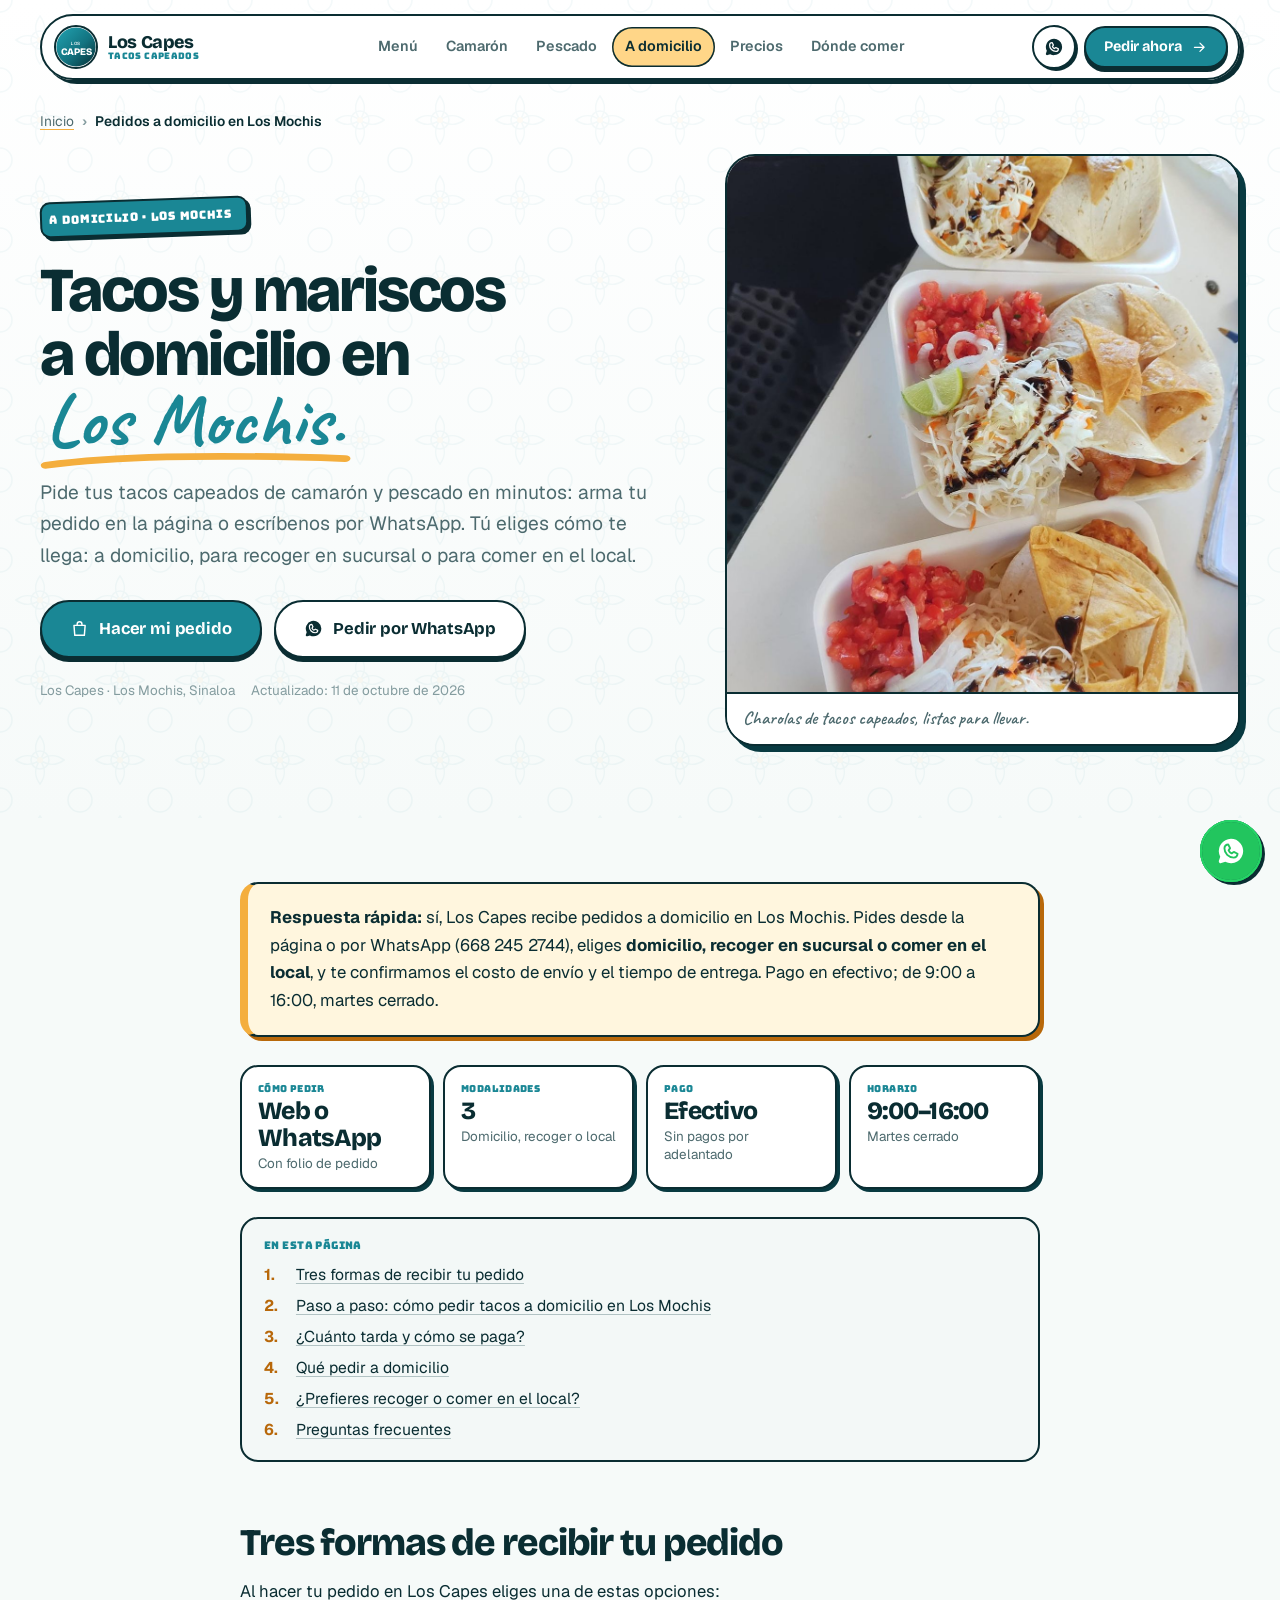
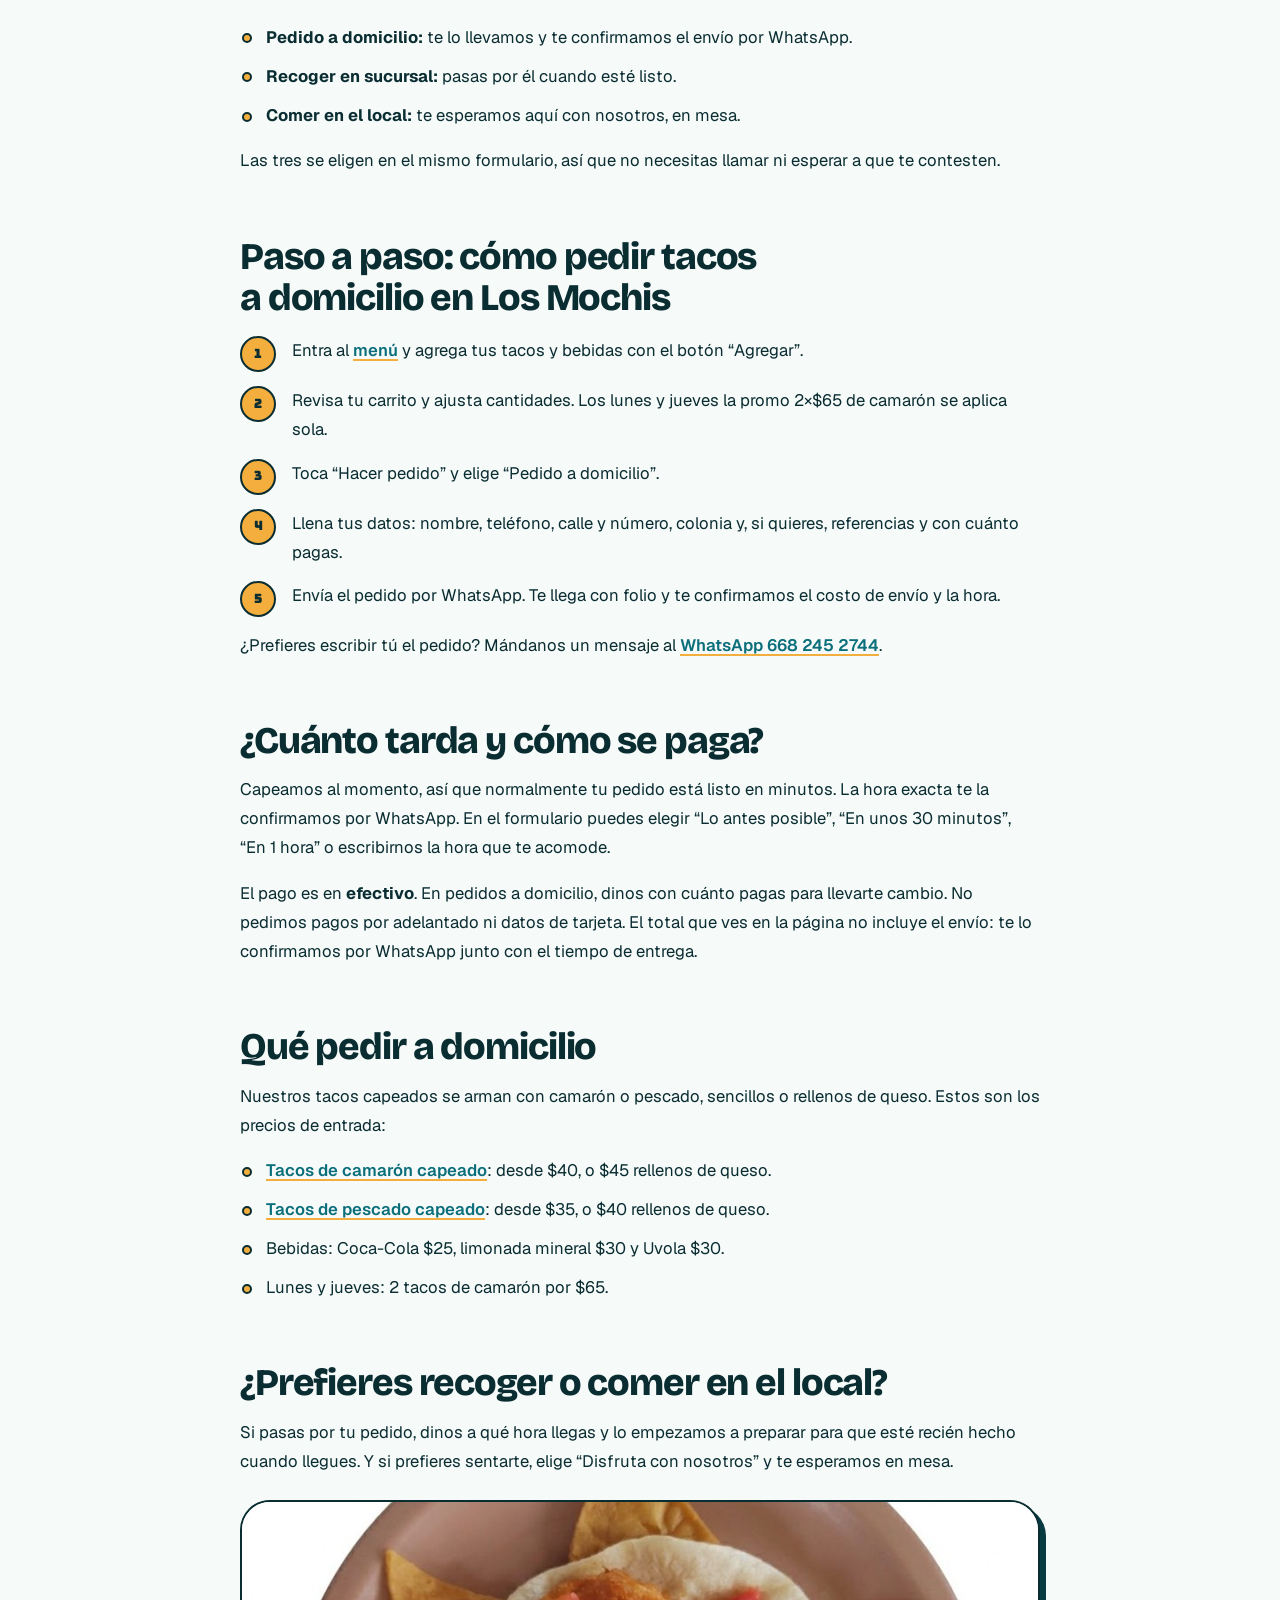
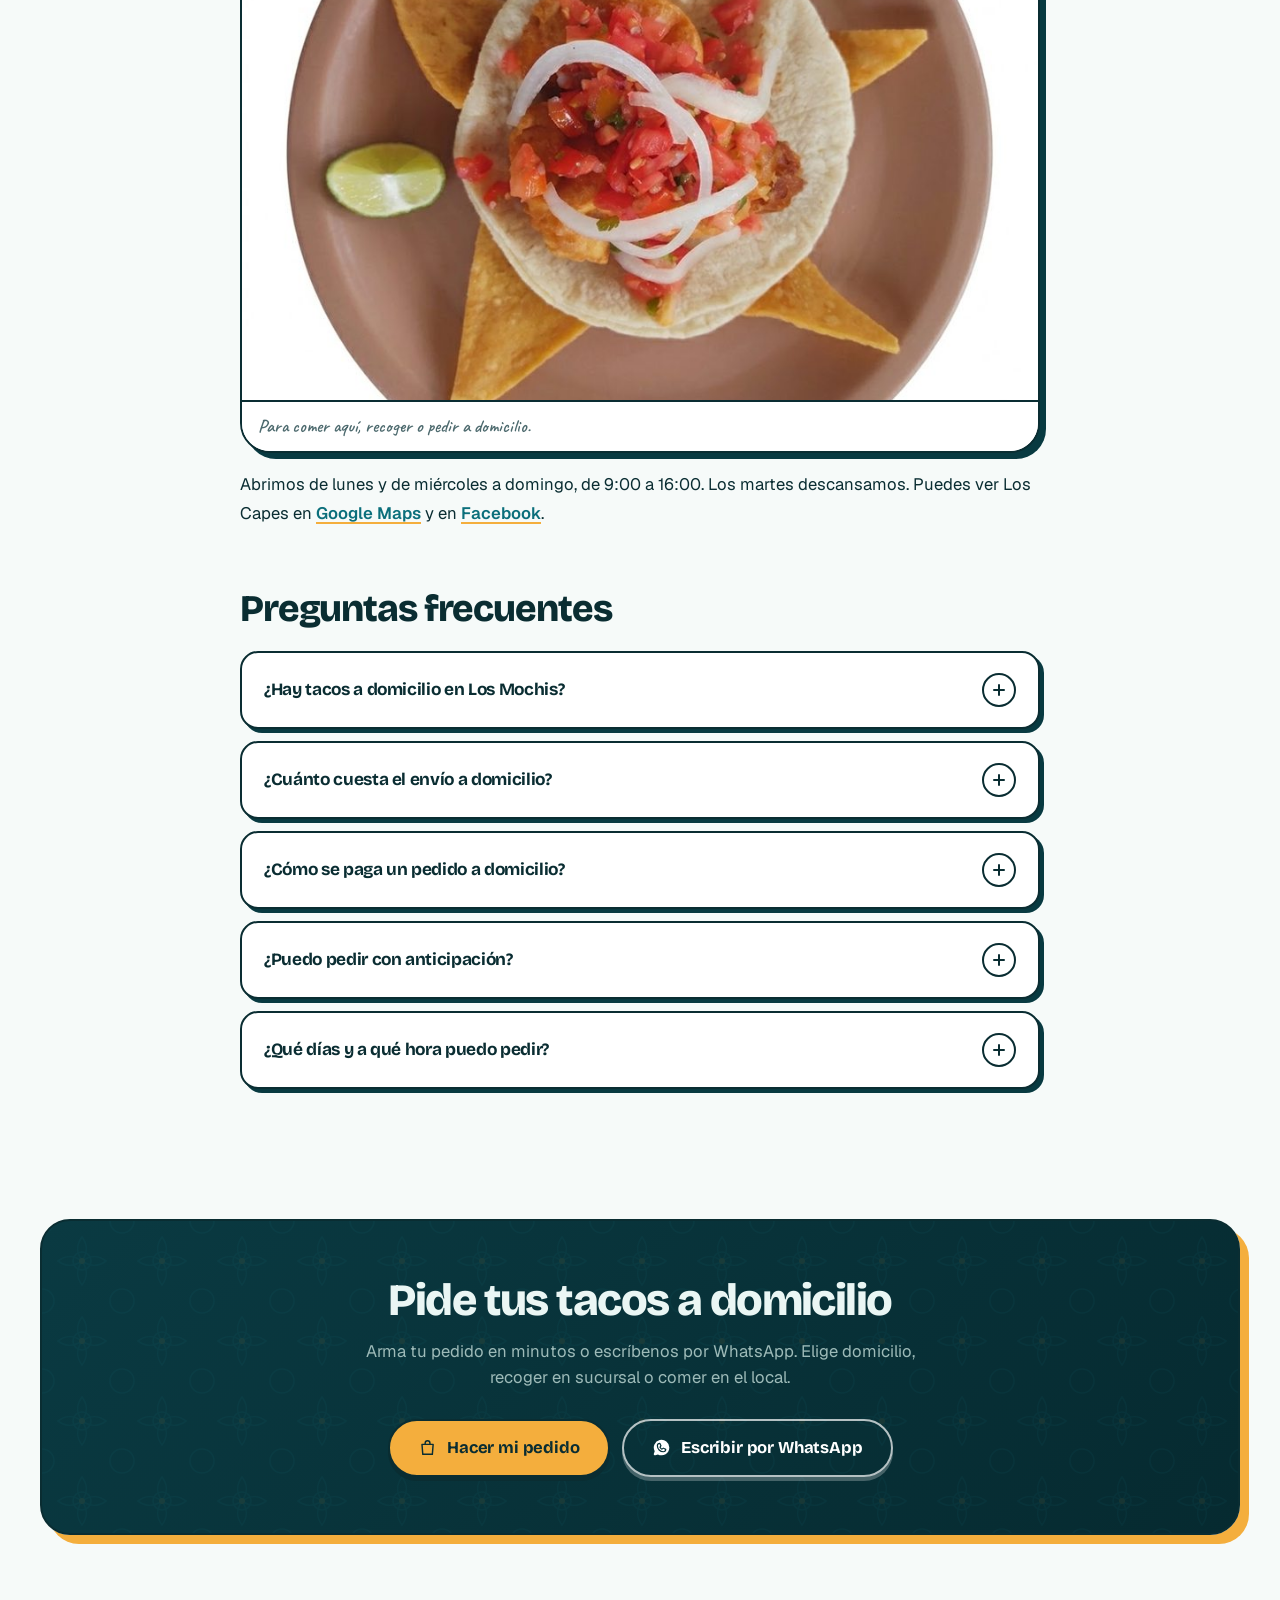
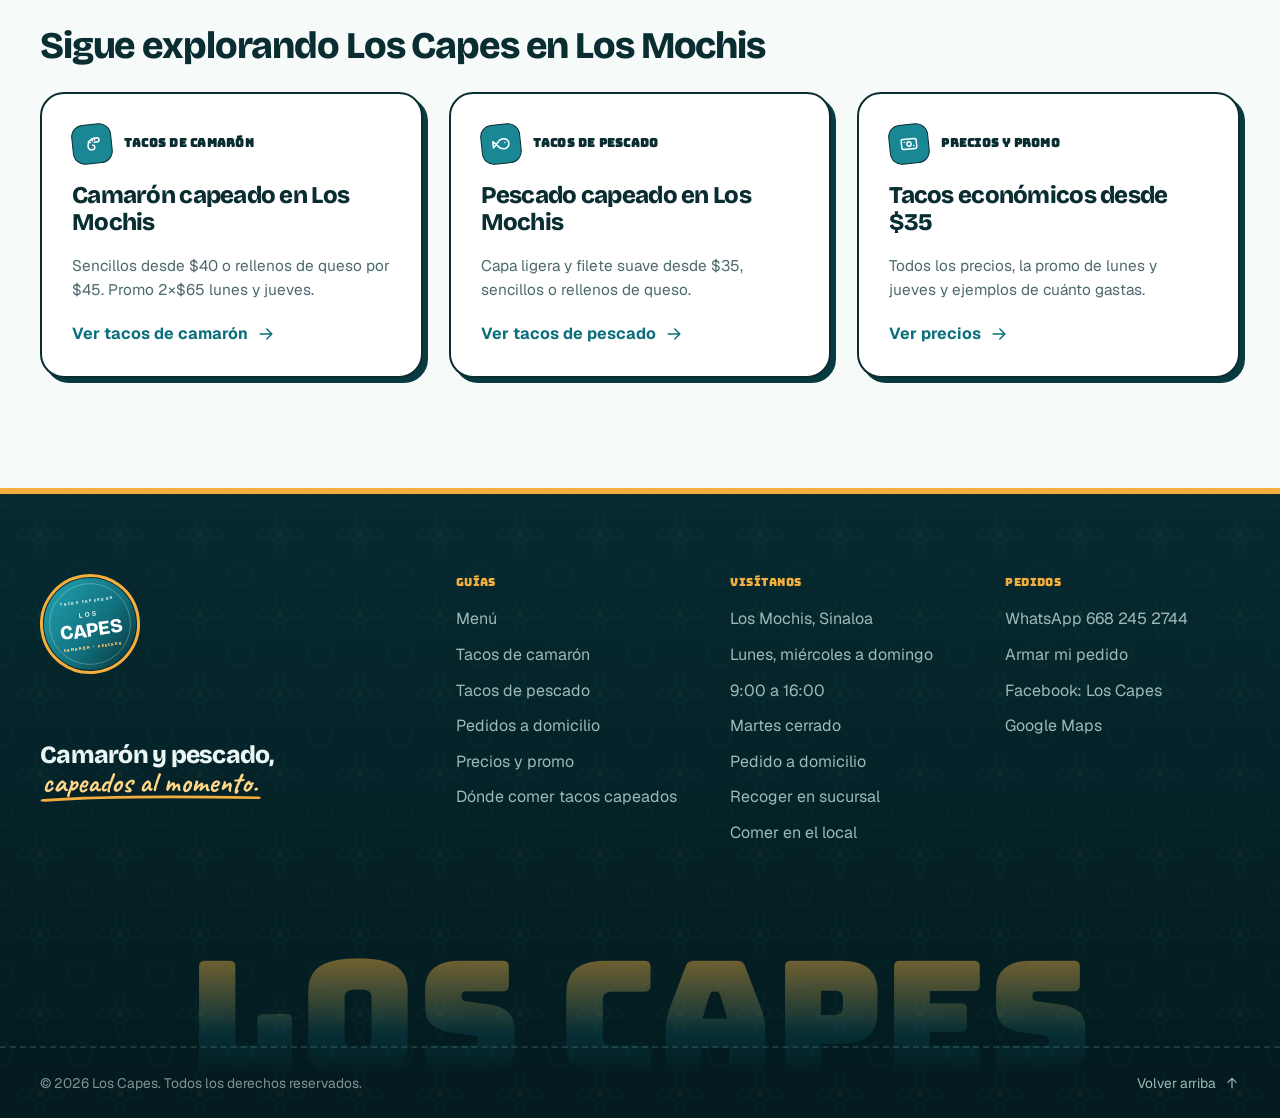
<file: pedidos-a-domicilio-los-mochis/index.html>
<!DOCTYPE html>
<html lang="es-MX" class="is-loaded">
<head>
  <meta charset="utf-8">
  <meta name="viewport" content="width=device-width, initial-scale=1, viewport-fit=cover">

  <!-- SEO LOCAL (Los Mochis, Sinaloa). Página de apoyo para posicionamiento indirecto.
       Dominio oficial: https://www.loscapes.com. Si cambia el dominio, actualiza canonical, og:url,
       og:image, el JSON-LD, robots.txt y sitemap.xml. -->
  <title>Tacos y Mariscos a Domicilio en Los Mochis | Los Capes</title>
  <meta name="description" content="Pide tacos de camarón y pescado capeados a domicilio en Los Mochis. Arma tu pedido en la página o por WhatsApp. También para recoger o comer en el local.">
  <meta name="keywords" content="tacos a domicilio los mochis, mariscos a domicilio los mochis, comida a domicilio los mochis, tacos capeados a domicilio, pedir tacos por whatsapp los mochis, tacos de camarón a domicilio, tacos de pescado a domicilio, recoger tacos en sucursal los mochis, Los Capes">
  <meta name="author" content="Los Capes">
  <meta name="robots" content="index, follow, max-image-preview:large, max-snippet:-1, max-video-preview:-1">
  <link rel="canonical" href="https://www.loscapes.com/pedidos-a-domicilio-los-mochis/">
  <link rel="alternate" hreflang="es-MX" href="https://www.loscapes.com/pedidos-a-domicilio-los-mochis/">
  <link rel="alternate" hreflang="x-default" href="https://www.loscapes.com/pedidos-a-domicilio-los-mochis/">

  <meta name="geo.region" content="MX-SIN">
  <meta name="geo.placename" content="Los Mochis, Sinaloa">

  <meta name="color-scheme" content="light">
  <meta name="theme-color" content="#FFF8EC">

  <meta property="og:type" content="website">
  <meta property="og:locale" content="es_MX">
  <meta property="og:site_name" content="Los Capes">
  <meta property="og:title" content="Tacos y Mariscos a Domicilio en Los Mochis | Los Capes">
  <meta property="og:description" content="Pide tacos de camarón y pescado capeados a domicilio en Los Mochis. Arma tu pedido en la página o por WhatsApp. También para recoger o comer en el local.">
  <meta property="og:url" content="https://www.loscapes.com/pedidos-a-domicilio-los-mochis/">
  <meta property="og:image" content="https://www.loscapes.com/img/negocio/og-domicilio.jpg">
  <meta property="og:image:type" content="image/jpeg">
  <meta property="og:image:width" content="1200">
  <meta property="og:image:height" content="630">
  <meta property="og:image:alt" content="Charolas de tacos capeados de Los Capes para llevar y pedir a domicilio en Los Mochis">
  <meta name="twitter:card" content="summary_large_image">
  <meta name="twitter:title" content="Tacos y Mariscos a Domicilio en Los Mochis | Los Capes">
  <meta name="twitter:description" content="Pide tacos de camarón y pescado capeados a domicilio en Los Mochis. Arma tu pedido en la página o por WhatsApp. También para recoger o comer en el local.">
  <meta name="twitter:image" content="https://www.loscapes.com/img/negocio/og-domicilio.jpg">
  <meta name="twitter:image:alt" content="Charolas de tacos capeados de Los Capes para llevar y pedir a domicilio en Los Mochis">

  <link rel="icon" type="image/svg+xml" href="/img/favicon.svg">
  <link rel="icon" type="image/png" sizes="96x96" href="/img/favicon.png">
  <link rel="apple-touch-icon" sizes="180x180" href="/img/apple-touch-icon.png">

  <link rel="preconnect" href="https://fonts.googleapis.com">
  <link rel="preconnect" href="https://fonts.gstatic.com" crossorigin>
  <link rel="preload" as="style" href="https://fonts.googleapis.com/css2?family=Bungee&family=Caveat:wght@600;700&display=swap" onload="this.onload=null;this.rel='stylesheet'">
  <noscript><link rel="stylesheet" href="https://fonts.googleapis.com/css2?family=Bungee&family=Caveat:wght@600;700&display=swap"></noscript>
  <link rel="preload" href="/fonts/bricolage-grotesque-latin.woff2" as="font" type="font/woff2" crossorigin>
  <link rel="preload" href="/fonts/geist-latin.woff2" as="font" type="font/woff2" crossorigin>

  <link rel="stylesheet" href="/css/styles.css">
  <link rel="stylesheet" href="/css/pages.css">
  <script src="/js/pages.js" defer></script>

  <script type="application/ld+json">
  {
    "@context": "https://schema.org",
    "@type": "BreadcrumbList",
    "@id": "https://www.loscapes.com/pedidos-a-domicilio-los-mochis/#breadcrumb",
    "itemListElement": [
      {
        "@type": "ListItem",
        "position": 1,
        "name": "Inicio",
        "item": "https://www.loscapes.com/"
      },
      {
        "@type": "ListItem",
        "position": 2,
        "name": "Pedidos a domicilio en Los Mochis",
        "item": "https://www.loscapes.com/pedidos-a-domicilio-los-mochis/"
      }
    ]
  }
  </script>
  <script type="application/ld+json">
  {
    "@context": "https://schema.org",
    "@type": "WebPage",
    "@id": "https://www.loscapes.com/pedidos-a-domicilio-los-mochis/#webpage",
    "url": "https://www.loscapes.com/pedidos-a-domicilio-los-mochis/",
    "name": "Tacos y Mariscos a Domicilio en Los Mochis | Los Capes",
    "description": "Pide tacos de camarón y pescado capeados a domicilio en Los Mochis. Arma tu pedido en la página o por WhatsApp. También para recoger o comer en el local.",
    "inLanguage": "es-MX",
    "isPartOf": {
      "@id": "https://www.loscapes.com/#website"
    },
    "about": {
      "@id": "https://www.loscapes.com/#restaurant"
    },
    "primaryImageOfPage": {
      "@type": "ImageObject",
      "url": "https://www.loscapes.com/img/negocio/og-domicilio.jpg"
    },
    "datePublished": "2026-10-11",
    "dateModified": "2026-10-11",
    "breadcrumb": {
      "@id": "https://www.loscapes.com/pedidos-a-domicilio-los-mochis/#breadcrumb"
    }
  }
  </script>
  <script type="application/ld+json">
  {
    "@context": "https://schema.org",
    "@type": "FAQPage",
    "mainEntity": [
      {
        "@type": "Question",
        "name": "¿Hay tacos a domicilio en Los Mochis?",
        "acceptedAnswer": {
          "@type": "Answer",
          "text": "Sí. Los Capes recibe pedidos a domicilio en Los Mochis desde la página o por WhatsApp. También puedes recoger en sucursal o comer en el local."
        }
      },
      {
        "@type": "Question",
        "name": "¿Cuánto cuesta el envío a domicilio?",
        "acceptedAnswer": {
          "@type": "Answer",
          "text": "El total que ves en la página no incluye el envío. Te confirmamos por WhatsApp el costo de envío y el tiempo de entrega."
        }
      },
      {
        "@type": "Question",
        "name": "¿Cómo se paga un pedido a domicilio?",
        "acceptedAnswer": {
          "@type": "Answer",
          "text": "En efectivo. Si es a domicilio, dinos con cuánto pagas para llevarte cambio. No pedimos pagos por adelantado."
        }
      },
      {
        "@type": "Question",
        "name": "¿Puedo pedir con anticipación?",
        "acceptedAnswer": {
          "@type": "Answer",
          "text": "Sí. Dinos a qué hora pasas o a qué hora lo quieres y lo preparamos para que esté recién hecho."
        }
      },
      {
        "@type": "Question",
        "name": "¿Qué días y a qué hora puedo pedir?",
        "acceptedAnswer": {
          "@type": "Answer",
          "text": "Atendemos de lunes y de miércoles a domingo, de 9:00 a 16:00. Los martes cerramos."
        }
      }
    ]
  }
  </script>
</head>
<body id="top" class="page">
  <!-- Sprite: logotipo e iconos usados en esta página -->
  <svg xmlns="http://www.w3.org/2000/svg" width="0" height="0" style="position:absolute" aria-hidden="true" focusable="false">
    <defs>
      <linearGradient id="g-brand" x1="0" y1="0" x2="1" y2="1">
        <stop offset="0" stop-color="#22A3B2"/>
        <stop offset=".55" stop-color="#127380"/>
        <stop offset="1" stop-color="#062F35"/>
      </linearGradient>
      <linearGradient id="g-gold" x1="0" y1="0" x2="1" y2="1">
        <stop offset="0" stop-color="#FFE3A3"/>
        <stop offset="1" stop-color="#F0A93A"/>
      </linearGradient>
    </defs>
    <symbol id="logo-mono" viewBox="0 0 200 200">
      <circle cx="100" cy="100" r="98" fill="url(#g-brand)"/>
      <text x="100" y="90" text-anchor="middle" style="font-family:'Bricolage Grotesque',sans-serif" font-weight="600" font-size="24" letter-spacing="4" fill="#fff" fill-opacity=".9">LOS</text>
      <text x="100" y="140" text-anchor="middle" style="font-family:'Bricolage Grotesque',sans-serif" font-weight="800" font-size="50" letter-spacing="-1" fill="#fff">CAPES</text>
    </symbol>
    <symbol id="logo-badge" viewBox="0 0 200 200">
      <circle cx="100" cy="100" r="98" fill="url(#g-brand)"/>
      <circle cx="100" cy="100" r="86" fill="none" stroke="#fff" stroke-opacity=".35" stroke-width="1.5"/>
      <text x="100" y="54" text-anchor="middle" style="font-family:Bungee,sans-serif" font-weight="500" font-size="8" letter-spacing="3" fill="#fff" fill-opacity=".75">TACOS CAPEADOS</text>
      <text x="100" y="84" text-anchor="middle" style="font-family:'Bricolage Grotesque',sans-serif" font-weight="600" font-size="15" letter-spacing="4" fill="#fff" fill-opacity=".92">LOS</text>
      <text x="100" y="126" text-anchor="middle" style="font-family:'Bricolage Grotesque',sans-serif" font-weight="800" font-size="42" letter-spacing="-.5" fill="#fff">CAPES</text>
      <text x="100" y="152" text-anchor="middle" style="font-family:Bungee,sans-serif" font-weight="500" font-size="8" letter-spacing="2.4" fill="url(#g-gold)">CAMARÓN · PESCADO</text>
    </symbol>
    <symbol id="i-whatsapp" viewBox="0 0 256 256"><path fill="currentColor" stroke="none" d="M152.58,145.23l23,11.48A24,24,0,0,1,152,176a72.08,72.08,0,0,1-72-72A24,24,0,0,1,99.29,80.46l11.48,23L101,118a8,8,0,0,0-.73,7.51,56.47,56.47,0,0,0,30.15,30.15A8,8,0,0,0,138,155ZM232,128A104,104,0,0,1,79.12,219.82L45.07,231.17a16,16,0,0,1-20.24-20.24l11.35-34.05A104,104,0,1,1,232,128Zm-40,24a8,8,0,0,0-4.42-7.16l-32-16a8,8,0,0,0-8,.5l-14.69,9.8a40.55,40.55,0,0,1-16-16l9.8-14.69a8,8,0,0,0,.5-8l-16-32A8,8,0,0,0,104,64a40,40,0,0,0-40,40,88.1,88.1,0,0,0,88,88A40,40,0,0,0,192,152Z"/></symbol>
    <symbol id="i-arrow-right" viewBox="0 0 24 24"><path d="M5 12h14M13 6l6 6-6 6"/></symbol>
    <symbol id="i-bag" viewBox="0 0 24 24"><path d="M5 8h14l-1 12.5H6L5 8Z"/><path d="M9 8V6.5a3 3 0 0 1 6 0V8"/></symbol>
    <symbol id="i-shrimp" viewBox="0 0 24 24"><path d="M18 5C11.5 5 7 8.6 7 14c0 3 2 5 4.6 5 2 0 3.4-1.3 3.4-3 0-1.4-1-2.4-2.4-2.4"/><path d="M18 5c1.7 0 3 1.1 3 2.6S19.7 10.2 18 10.2h-3.2"/><path d="M10 10.2 8 8.4M12.8 8.4l-.9-2.4M15.6 7.4l-.2-2.4"/></symbol>
    <symbol id="i-fish" viewBox="0 0 24 24"><path d="M6.5 12c2.5-4 6-6 9-6 3.5 0 6 3 6 6s-2.5 6-6 6c-3 0-6.5-2-9-6Zm0 0L2.5 8.2v7.6L6.5 12Z"/><path d="M16.8 10.6h.01"/></symbol>
    <symbol id="i-cash" viewBox="0 0 24 24"><rect x="3" y="6" width="18" height="12" rx="2.2"/><circle cx="12" cy="12" r="2.6"/><path d="M6.5 9.5h.01M17.5 14.5h.01"/></symbol>
    <symbol id="i-arrow-up" viewBox="0 0 24 24"><path d="M12 19V5M6 11l6-6 6 6"/></symbol>
  </svg>

  <a class="skip" href="#contenido">Saltar al contenido</a>

  <header class="header pg-header is-scrolled" id="header">
    <div class="header__bar">
      <button class="burger" id="burger" type="button" aria-expanded="false" aria-controls="mobile-menu" aria-label="Abrir menú">
        <span></span><span></span>
      </button>

      <a class="brand" href="/" aria-label="Los Capes, ir al inicio">
        <svg class="brand__mark" aria-hidden="true" focusable="false"><use href="#logo-mono"/></svg>
        <span class="brand__text">
          <span class="brand__name">Los Capes</span>
          <span class="brand__tag">Tacos capeados</span>
        </span>
      </a>

      <nav class="nav" aria-label="Principal">
        <ul class="nav__list">
            <li><a class="nav__link" href="/#menu">Menú</a></li>
            <li><a class="nav__link" href="/tacos-de-camaron-los-mochis/">Camarón</a></li>
            <li><a class="nav__link" href="/tacos-de-pescado-los-mochis/">Pescado</a></li>
            <li><a class="nav__link" aria-current="page" href="/pedidos-a-domicilio-los-mochis/">A domicilio</a></li>
            <li><a class="nav__link" href="/tacos-economicos-los-mochis/">Precios</a></li>
            <li><a class="nav__link" href="/donde-comer-tacos-capeados-los-mochis/">Dónde comer</a></li>
        </ul>
      </nav>

      <div class="header__actions">
        <a class="cart-btn" href="https://wa.me/526682452744?text=Hola%20Los%20Capes%2C%20quiero%20hacer%20un%20pedido." target="_blank" rel="noopener noreferrer" aria-label="Pedir por WhatsApp"><svg class="i" aria-hidden="true" focusable="false"><use href="#i-whatsapp"/></svg></a>
        <a class="btn btn--primary btn--sm header__cta" href="/#menu">
          <span class="btn__label">Pedir ahora</span>
          <svg class="i" aria-hidden="true" focusable="false"><use href="#i-arrow-right"/></svg>
        </a>
      </div>
    </div>
  </header>

  <div class="mobile-menu" id="mobile-menu" inert>
    <div class="mobile-menu__bg" aria-hidden="true"></div>
    <nav class="mobile-menu__nav" aria-label="Menú móvil">
      <ol class="mobile-menu__list">
        <li><a href="/#menu"><span class="mobile-menu__num">01</span>Menú</a></li>
        <li><a href="/tacos-de-camaron-los-mochis/"><span class="mobile-menu__num">02</span>Tacos de camarón</a></li>
        <li><a href="/tacos-de-pescado-los-mochis/"><span class="mobile-menu__num">03</span>Tacos de pescado</a></li>
        <li><a href="/pedidos-a-domicilio-los-mochis/"><span class="mobile-menu__num">04</span>A domicilio</a></li>
        <li><a href="/tacos-economicos-los-mochis/"><span class="mobile-menu__num">05</span>Precios y promo</a></li>
        <li><a href="/donde-comer-tacos-capeados-los-mochis/"><span class="mobile-menu__num">06</span>Dónde comer</a></li>
      </ol>
    </nav>
    <div class="mobile-menu__foot">
      <a class="btn btn--primary btn--block" href="/#menu">
        <svg class="i" aria-hidden="true" focusable="false"><use href="#i-bag"/></svg>
        <span class="btn__label">Quiero hacer mi pedido</span>
      </a>
    </div>
  </div>

  <main id="contenido">
    <article>
      <header class="pg-hero">
        <div class="container">
          <nav class="crumbs" aria-label="Ruta de navegación">
            <ol>
              <li><a href="/">Inicio</a></li>
              <li aria-current="page">Pedidos a domicilio en Los Mochis</li>
            </ol>
          </nav>

          <div class="pg-hero__grid">
            <div class="pg-hero__copy">
              <p class="eyebrow">A domicilio · Los Mochis</p>
              <h1 class="sec-title pg-title">Tacos y mariscos a domicilio en <em>Los Mochis.</em></h1>
              <p class="pg-lead">Pide tus tacos capeados de camarón y pescado en minutos: arma tu pedido en la página o escríbenos por WhatsApp. Tú eliges cómo te llega: a domicilio, para recoger en sucursal o para comer en el local.</p>
              <div class="pg-actions">
                <a class="btn btn--primary btn--lg" href="/#menu">
                  <svg class="i" aria-hidden="true" focusable="false"><use href="#i-bag"/></svg>
                  <span class="btn__label">Hacer mi pedido</span>
                </a>
                <a class="btn btn--glass btn--lg" href="https://wa.me/526682452744?text=Hola%20Los%20Capes%2C%20quiero%20hacer%20un%20pedido." target="_blank" rel="noopener noreferrer">
                  <svg class="i" aria-hidden="true" focusable="false"><use href="#i-whatsapp"/></svg>
                  <span class="btn__label">Pedir por WhatsApp</span>
                </a>
              </div>
              <p class="pg-meta"><span>Los Capes · Los Mochis, Sinaloa</span><span>Actualizado: <time datetime="2026-10-11">11 de octubre de 2026</time></span></p>
            </div>

            <figure class="pg-figure">
              <img src="/img/negocio/charolas-para-llevar.jpg" width="1085" height="1600" fetchpriority="high" decoding="async" style="object-position:50% 40%" alt="Tres charolas de tacos capeados con col, pico de gallo y limón, listas para llevar o pedir a domicilio en Los Mochis">
              <figcaption>Charolas de tacos capeados, listas para llevar.</figcaption>
            </figure>
          </div>
        </div>
      </header>

      <div class="pg-body">
        <div class="container">
          <div class="pg-wrap">
            <aside class="pg-answer" aria-label="Respuesta rápida">
              <p><strong>Respuesta rápida:</strong> sí, Los Capes recibe pedidos a domicilio en Los Mochis. Pides desde la página o por WhatsApp (668 245 2744), eliges <strong>domicilio, recoger en sucursal o comer en el local</strong>, y te confirmamos el costo de envío y el tiempo de entrega. Pago en efectivo; de 9:00 a 16:00, martes cerrado.</p>
            </aside>

            <ul class="facts">
              <li class="fact"><span class="fact__k">Cómo pedir</span><strong class="fact__v">Web o WhatsApp</strong><span class="fact__s">Con folio de pedido</span></li>
              <li class="fact"><span class="fact__k">Modalidades</span><strong class="fact__v">3</strong><span class="fact__s">Domicilio, recoger o local</span></li>
              <li class="fact"><span class="fact__k">Pago</span><strong class="fact__v">Efectivo</strong><span class="fact__s">Sin pagos por adelantado</span></li>
              <li class="fact"><span class="fact__k">Horario</span><strong class="fact__v">9:00–16:00</strong><span class="fact__s">Martes cerrado</span></li>
            </ul>

            <nav class="toc" aria-label="En esta página">
              <p class="toc__title">En esta página</p>
              <ol>
                <li><a href="#modalidades">Tres formas de recibir tu pedido</a></li>
                <li><a href="#paso-a-paso">Paso a paso: cómo pedir tacos a domicilio en Los Mochis</a></li>
                <li><a href="#tiempo-y-pago">¿Cuánto tarda y cómo se paga?</a></li>
                <li><a href="#que-pedir">Qué pedir a domicilio</a></li>
                <li><a href="#recoger-o-comer">¿Prefieres recoger o comer en el local?</a></li>
                <li><a href="#preguntas">Preguntas frecuentes</a></li>
              </ol>
            </nav>

            <div class="prose">
              <section id="modalidades">
      <h2>Tres formas de recibir tu pedido</h2>
      <p>Al hacer tu pedido en Los Capes eliges una de estas opciones:</p>
      <ul class="checks">
        <li><strong>Pedido a domicilio:</strong> te lo llevamos y te confirmamos el envío por WhatsApp.</li>
        <li><strong>Recoger en sucursal:</strong> pasas por él cuando esté listo.</li>
        <li><strong>Comer en el local:</strong> te esperamos aquí con nosotros, en mesa.</li>
      </ul>
      <p>Las tres se eligen en el mismo formulario, así que no necesitas llamar ni esperar a que te contesten.</p>
    </section>

    <section id="paso-a-paso">
      <h2>Paso a paso: cómo pedir tacos a domicilio en Los Mochis</h2>
      <ol class="steps">
        <li><span>Entra al <a href="/#menu">menú</a> y agrega tus tacos y bebidas con el botón “Agregar”.</span></li>
        <li><span>Revisa tu carrito y ajusta cantidades. Los lunes y jueves la promo 2×$65 de camarón se aplica sola.</span></li>
        <li><span>Toca “Hacer pedido” y elige “Pedido a domicilio”.</span></li>
        <li><span>Llena tus datos: nombre, teléfono, calle y número, colonia y, si quieres, referencias y con cuánto pagas.</span></li>
        <li><span>Envía el pedido por WhatsApp. Te llega con folio y te confirmamos el costo de envío y la hora.</span></li>
      </ol>
      <p>¿Prefieres escribir tú el pedido? Mándanos un mensaje al <a href="https://wa.me/526682452744?text=Hola%20Los%20Capes%2C%20quiero%20hacer%20un%20pedido%20a%20domicilio." target="_blank" rel="noopener noreferrer">WhatsApp 668 245 2744</a>.</p>
    </section>

    <section id="tiempo-y-pago">
      <h2>¿Cuánto tarda y cómo se paga?</h2>
      <p>Capeamos al momento, así que normalmente tu pedido está listo en minutos. La hora exacta te la confirmamos por WhatsApp. En el formulario puedes elegir “Lo antes posible”, “En unos 30 minutos”, “En 1 hora” o escribirnos la hora que te acomode.</p>
      <p>El pago es en <strong>efectivo</strong>. En pedidos a domicilio, dinos con cuánto pagas para llevarte cambio. No pedimos pagos por adelantado ni datos de tarjeta. El total que ves en la página no incluye el envío: te lo confirmamos por WhatsApp junto con el tiempo de entrega.</p>
    </section>

    <section id="que-pedir">
      <h2>Qué pedir a domicilio</h2>
      <p>Nuestros tacos capeados se arman con camarón o pescado, sencillos o rellenos de queso. Estos son los precios de entrada:</p>
      <ul class="checks">
        <li><a href="/tacos-de-camaron-los-mochis/">Tacos de camarón capeado</a>: desde $40, o $45 rellenos de queso.</li>
        <li><a href="/tacos-de-pescado-los-mochis/">Tacos de pescado capeado</a>: desde $35, o $40 rellenos de queso.</li>
        <li>Bebidas: Coca-Cola $25, limonada mineral $30 y Uvola $30.</li>
        <li>Lunes y jueves: 2 tacos de camarón por $65.</li>
      </ul>
    </section>

    <section id="recoger-o-comer">
      <h2>¿Prefieres recoger o comer en el local?</h2>
      <p>Si pasas por tu pedido, dinos a qué hora llegas y lo empezamos a preparar para que esté recién hecho cuando llegues. Y si prefieres sentarte, elige “Disfruta con nosotros” y te esperamos en mesa.</p>
      <figure class="pg-figure">
        <img src="/img/negocio/menu-plato.jpg" width="900" height="900" loading="lazy" decoding="async" alt="Taco de camarón capeado con pico de gallo, cebolla y limón sobre un plato con totopos">
        <figcaption>Para comer aquí, recoger o pedir a domicilio.</figcaption>
      </figure>
      <p>Abrimos de lunes y de miércoles a domingo, de 9:00 a 16:00. Los martes descansamos. Puedes ver Los Capes en <a href="https://maps.app.goo.gl/PNVK8VNBF23V8NiV8" target="_blank" rel="noopener noreferrer">Google Maps</a> y en <a href="https://www.facebook.com/p/los-capes-61551611623002/" target="_blank" rel="noopener noreferrer">Facebook</a>.</p>
    </section>

              <section id="preguntas">
                <h2>Preguntas frecuentes</h2>
                <div class="faq__list">
                  <details class="faq__item" name="faq">
                    <summary><span>¿Hay tacos a domicilio en Los Mochis?</span><span class="faq__icon" aria-hidden="true"></span></summary>
                    <div class="faq__answer"><p>Sí. Los Capes recibe pedidos a domicilio en Los Mochis desde la página o por WhatsApp. También puedes recoger en sucursal o comer en el local.</p></div>
                  </details>
                  <details class="faq__item" name="faq">
                    <summary><span>¿Cuánto cuesta el envío a domicilio?</span><span class="faq__icon" aria-hidden="true"></span></summary>
                    <div class="faq__answer"><p>El total que ves en la página no incluye el envío. Te confirmamos por WhatsApp el costo de envío y el tiempo de entrega.</p></div>
                  </details>
                  <details class="faq__item" name="faq">
                    <summary><span>¿Cómo se paga un pedido a domicilio?</span><span class="faq__icon" aria-hidden="true"></span></summary>
                    <div class="faq__answer"><p>En efectivo. Si es a domicilio, dinos con cuánto pagas para llevarte cambio. No pedimos pagos por adelantado.</p></div>
                  </details>
                  <details class="faq__item" name="faq">
                    <summary><span>¿Puedo pedir con anticipación?</span><span class="faq__icon" aria-hidden="true"></span></summary>
                    <div class="faq__answer"><p>Sí. Dinos a qué hora pasas o a qué hora lo quieres y lo preparamos para que esté recién hecho.</p></div>
                  </details>
                  <details class="faq__item" name="faq">
                    <summary><span>¿Qué días y a qué hora puedo pedir?</span><span class="faq__icon" aria-hidden="true"></span></summary>
                    <div class="faq__answer"><p>Atendemos de lunes y de miércoles a domingo, de 9:00 a 16:00. Los martes cerramos.</p></div>
                  </details>
                </div>
              </section>
            </div>
          </div>
        </div>
      </div>

      <section class="pg-cta" aria-labelledby="cta-title">
        <div class="container">
          <div class="pg-cta__box">
            <h2 class="pg-cta__title" id="cta-title">Pide tus tacos a domicilio</h2>
            <p class="pg-cta__text">Arma tu pedido en minutos o escríbenos por WhatsApp. Elige domicilio, recoger en sucursal o comer en el local.</p>
            <div class="pg-actions pg-actions--center">
              <a class="btn btn--gold btn--lg" href="/#menu">
                <svg class="i" aria-hidden="true" focusable="false"><use href="#i-bag"/></svg>
                <span class="btn__label">Hacer mi pedido</span>
              </a>
              <a class="btn btn--outline-light btn--lg" href="https://wa.me/526682452744?text=Hola%20Los%20Capes%2C%20quiero%20hacer%20un%20pedido%20a%20domicilio." target="_blank" rel="noopener noreferrer">
                <svg class="i" aria-hidden="true" focusable="false"><use href="#i-whatsapp"/></svg>
                <span class="btn__label">Escribir por WhatsApp</span>
              </a>
            </div>
          </div>
        </div>
      </section>

      <section class="pg-related" aria-labelledby="related-title">
        <div class="container">
          <h2 class="pg-related__title" id="related-title">Sigue explorando Los Capes en Los Mochis</h2>
          <div class="service-grid">
            <article class="cell">
              <div class="cell__head">
                <span class="cell__icon"><svg class="i" aria-hidden="true" focusable="false"><use href="#i-shrimp"/></svg></span>
                <h3 class="cell__label">Tacos de camarón</h3>
              </div>
              <p class="cell__title">Camarón capeado en Los Mochis</p>
              <p class="cell__note">Sencillos desde $40 o rellenos de queso por $45. Promo 2×$65 lunes y jueves.</p>
              <a class="link-arrow" href="/tacos-de-camaron-los-mochis/">Ver tacos de camarón <svg class="i" aria-hidden="true" focusable="false"><use href="#i-arrow-right"/></svg></a>
            </article>
            <article class="cell">
              <div class="cell__head">
                <span class="cell__icon"><svg class="i" aria-hidden="true" focusable="false"><use href="#i-fish"/></svg></span>
                <h3 class="cell__label">Tacos de pescado</h3>
              </div>
              <p class="cell__title">Pescado capeado en Los Mochis</p>
              <p class="cell__note">Capa ligera y filete suave desde $35, sencillos o rellenos de queso.</p>
              <a class="link-arrow" href="/tacos-de-pescado-los-mochis/">Ver tacos de pescado <svg class="i" aria-hidden="true" focusable="false"><use href="#i-arrow-right"/></svg></a>
            </article>
            <article class="cell">
              <div class="cell__head">
                <span class="cell__icon"><svg class="i" aria-hidden="true" focusable="false"><use href="#i-cash"/></svg></span>
                <h3 class="cell__label">Precios y promo</h3>
              </div>
              <p class="cell__title">Tacos económicos desde $35</p>
              <p class="cell__note">Todos los precios, la promo de lunes y jueves y ejemplos de cuánto gastas.</p>
              <a class="link-arrow" href="/tacos-economicos-los-mochis/">Ver precios <svg class="i" aria-hidden="true" focusable="false"><use href="#i-arrow-right"/></svg></a>
            </article>
          </div>
        </div>
      </section>
    </article>
  </main>

  <footer class="footer">
    <div class="container footer__grid">
      <div class="footer__brand">
        <svg class="footer__badge" aria-hidden="true" focusable="false"><use href="#logo-badge"/></svg>
        <p class="footer__tag">Camarón y pescado,<br><em>capeados al momento.</em></p>
      </div>

      <nav class="footer__col" aria-label="Guías de Los Capes">
        <p class="footer__title">Guías</p>
        <ul>
          <li><a href="/#menu">Menú</a></li>
          <li><a href="/tacos-de-camaron-los-mochis/">Tacos de camarón</a></li>
          <li><a href="/tacos-de-pescado-los-mochis/">Tacos de pescado</a></li>
          <li><a href="/pedidos-a-domicilio-los-mochis/">Pedidos a domicilio</a></li>
          <li><a href="/tacos-economicos-los-mochis/">Precios y promo</a></li>
          <li><a href="/donde-comer-tacos-capeados-los-mochis/">Dónde comer tacos capeados</a></li>
        </ul>
      </nav>

      <div class="footer__col">
        <p class="footer__title">Visítanos</p>
        <ul>
          <li>Los Mochis, Sinaloa</li>
          <li>Lunes, miércoles a domingo</li>
          <li>9:00 a 16:00</li>
          <li>Martes cerrado</li>
          <li>Pedido a domicilio</li><li>Recoger en sucursal</li><li>Comer en el local</li>
        </ul>
      </div>

      <div class="footer__col">
        <p class="footer__title">Pedidos</p>
        <ul>
          <li><a href="https://wa.me/526682452744" target="_blank" rel="noopener noreferrer">WhatsApp 668 245 2744</a></li>
          <li><a href="/#menu">Armar mi pedido</a></li>
          <li><a href="https://www.facebook.com/p/los-capes-61551611623002/" target="_blank" rel="noopener noreferrer">Facebook: Los Capes</a></li>
          <li><a href="https://maps.app.goo.gl/PNVK8VNBF23V8NiV8" target="_blank" rel="noopener noreferrer">Google Maps</a></li>
        </ul>
      </div>
    </div>

    <p class="footer__word" aria-hidden="true"><span>LOS CAPES</span></p>

    <div class="container footer__bottom">
      <p>&copy; <span id="year">2026</span> Los Capes. Todos los derechos reservados.</p>
      <a class="footer__top" href="#top">Volver arriba <svg class="i" aria-hidden="true" focusable="false"><use href="#i-arrow-up"/></svg></a>
    </div>
  </footer>

  <a class="fab" href="https://wa.me/526682452744?text=Hola%20Los%20Capes%2C%20quiero%20hacer%20un%20pedido." target="_blank" rel="noopener noreferrer" aria-label="Pedir por WhatsApp">
    <span class="fab__tip" aria-hidden="true">¿Se te antojó? Escríbenos</span>
    <span class="fab__ping" aria-hidden="true"></span>
    <span class="fab__ping fab__ping--2" aria-hidden="true"></span>
    <svg class="i" aria-hidden="true" focusable="false"><use href="#i-whatsapp"/></svg>
  </a>

</body>
</html>
</file>
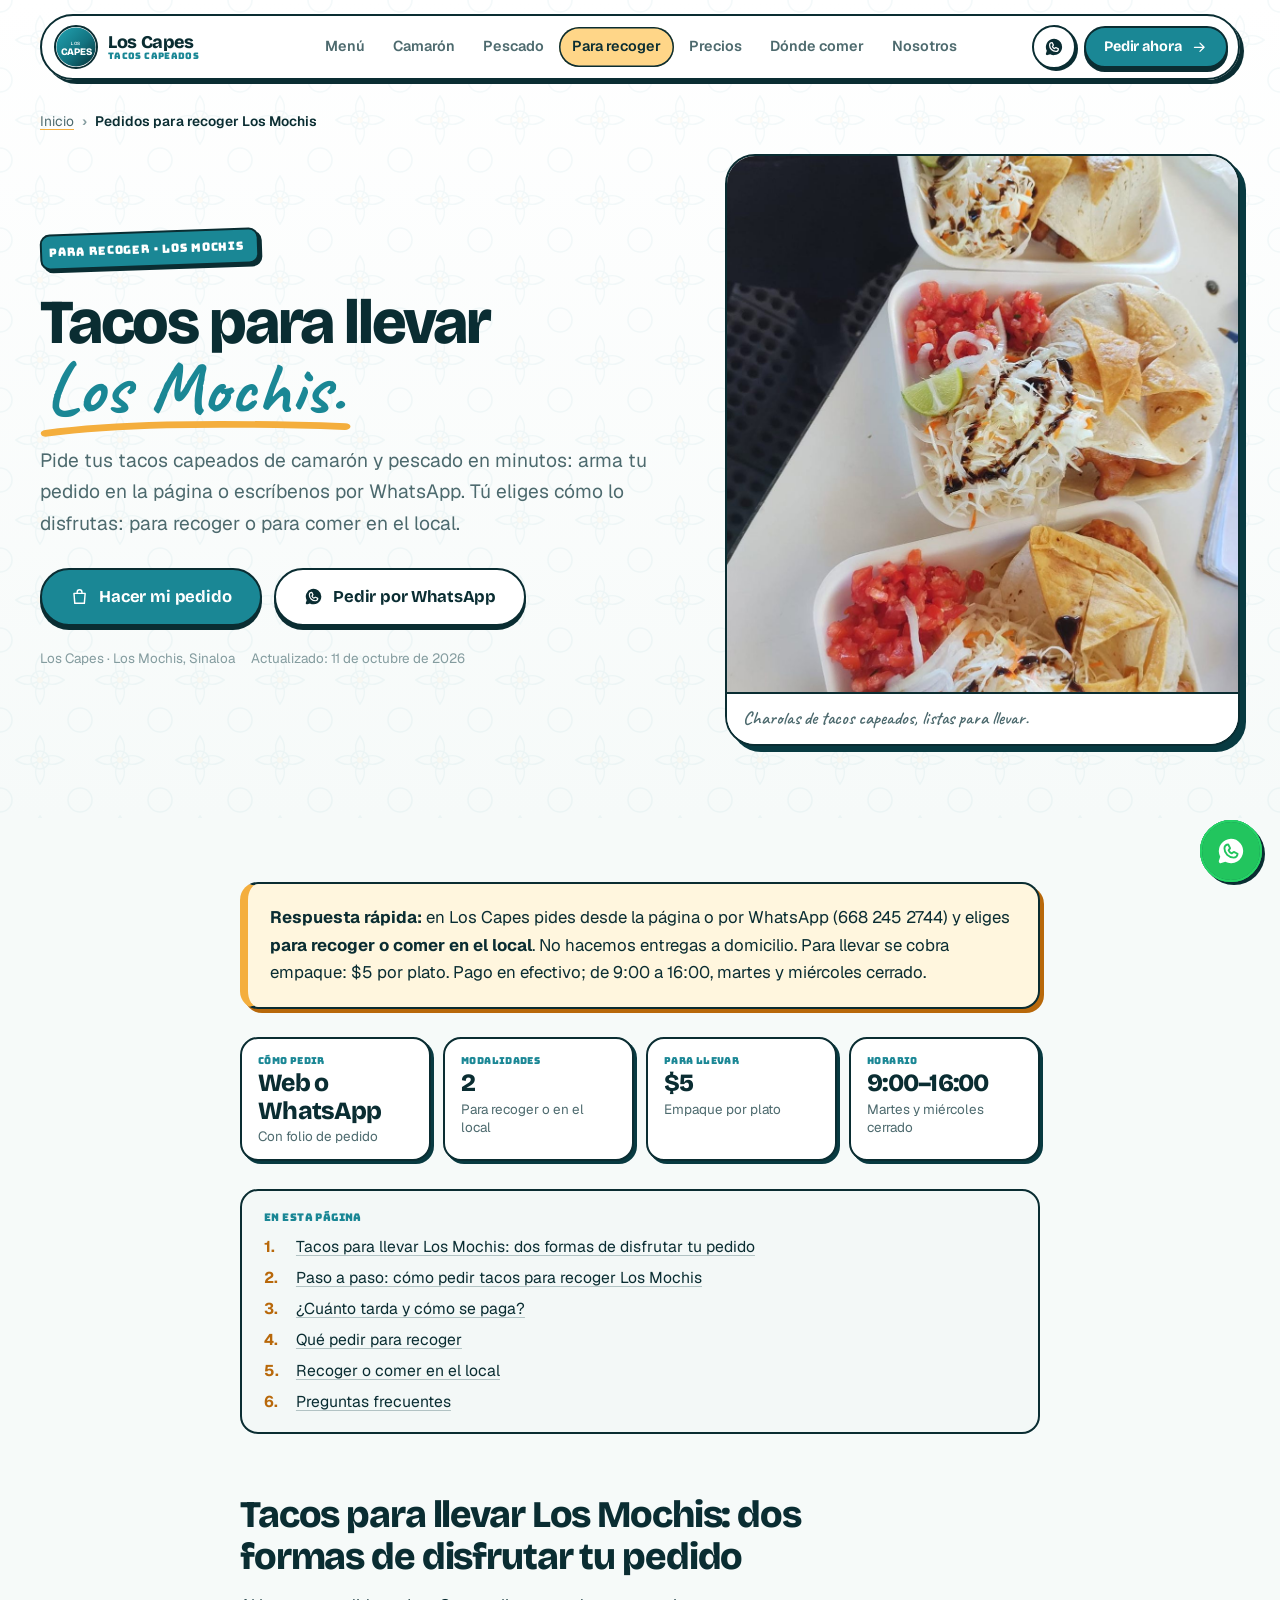
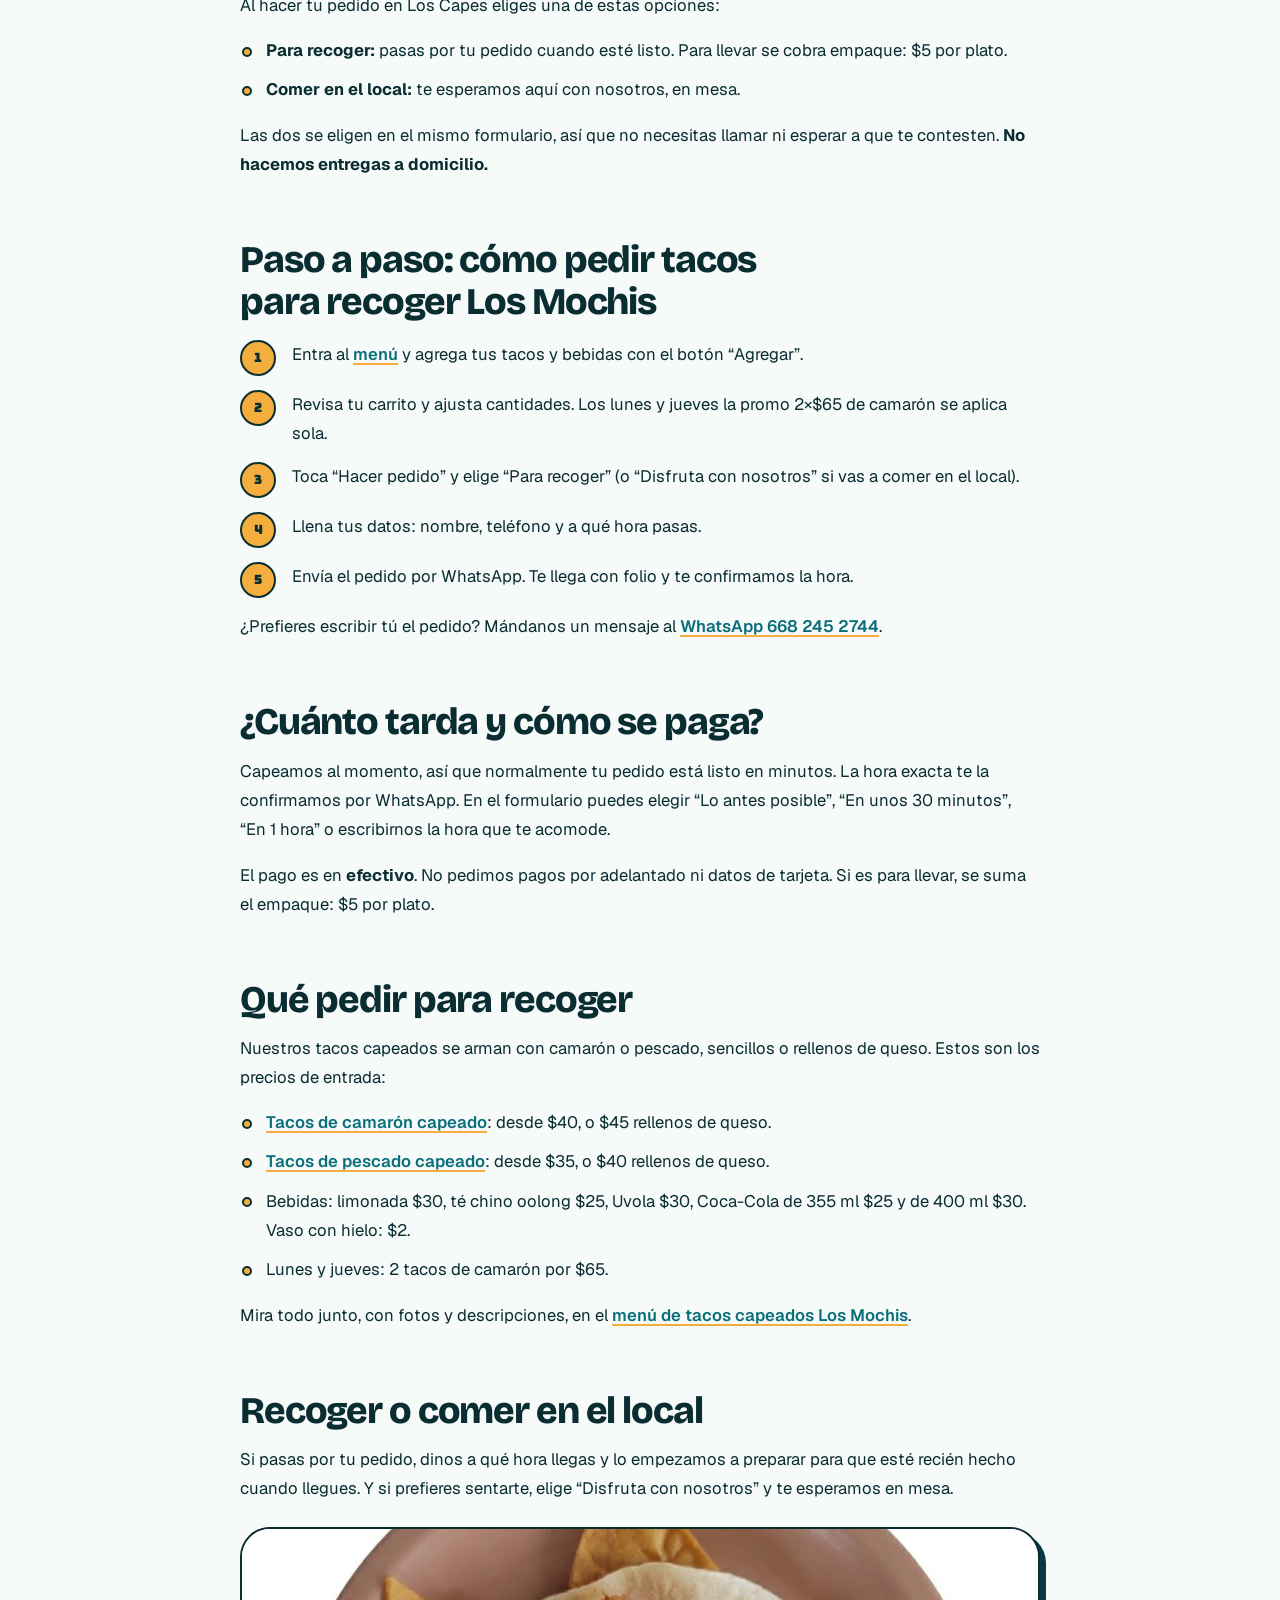
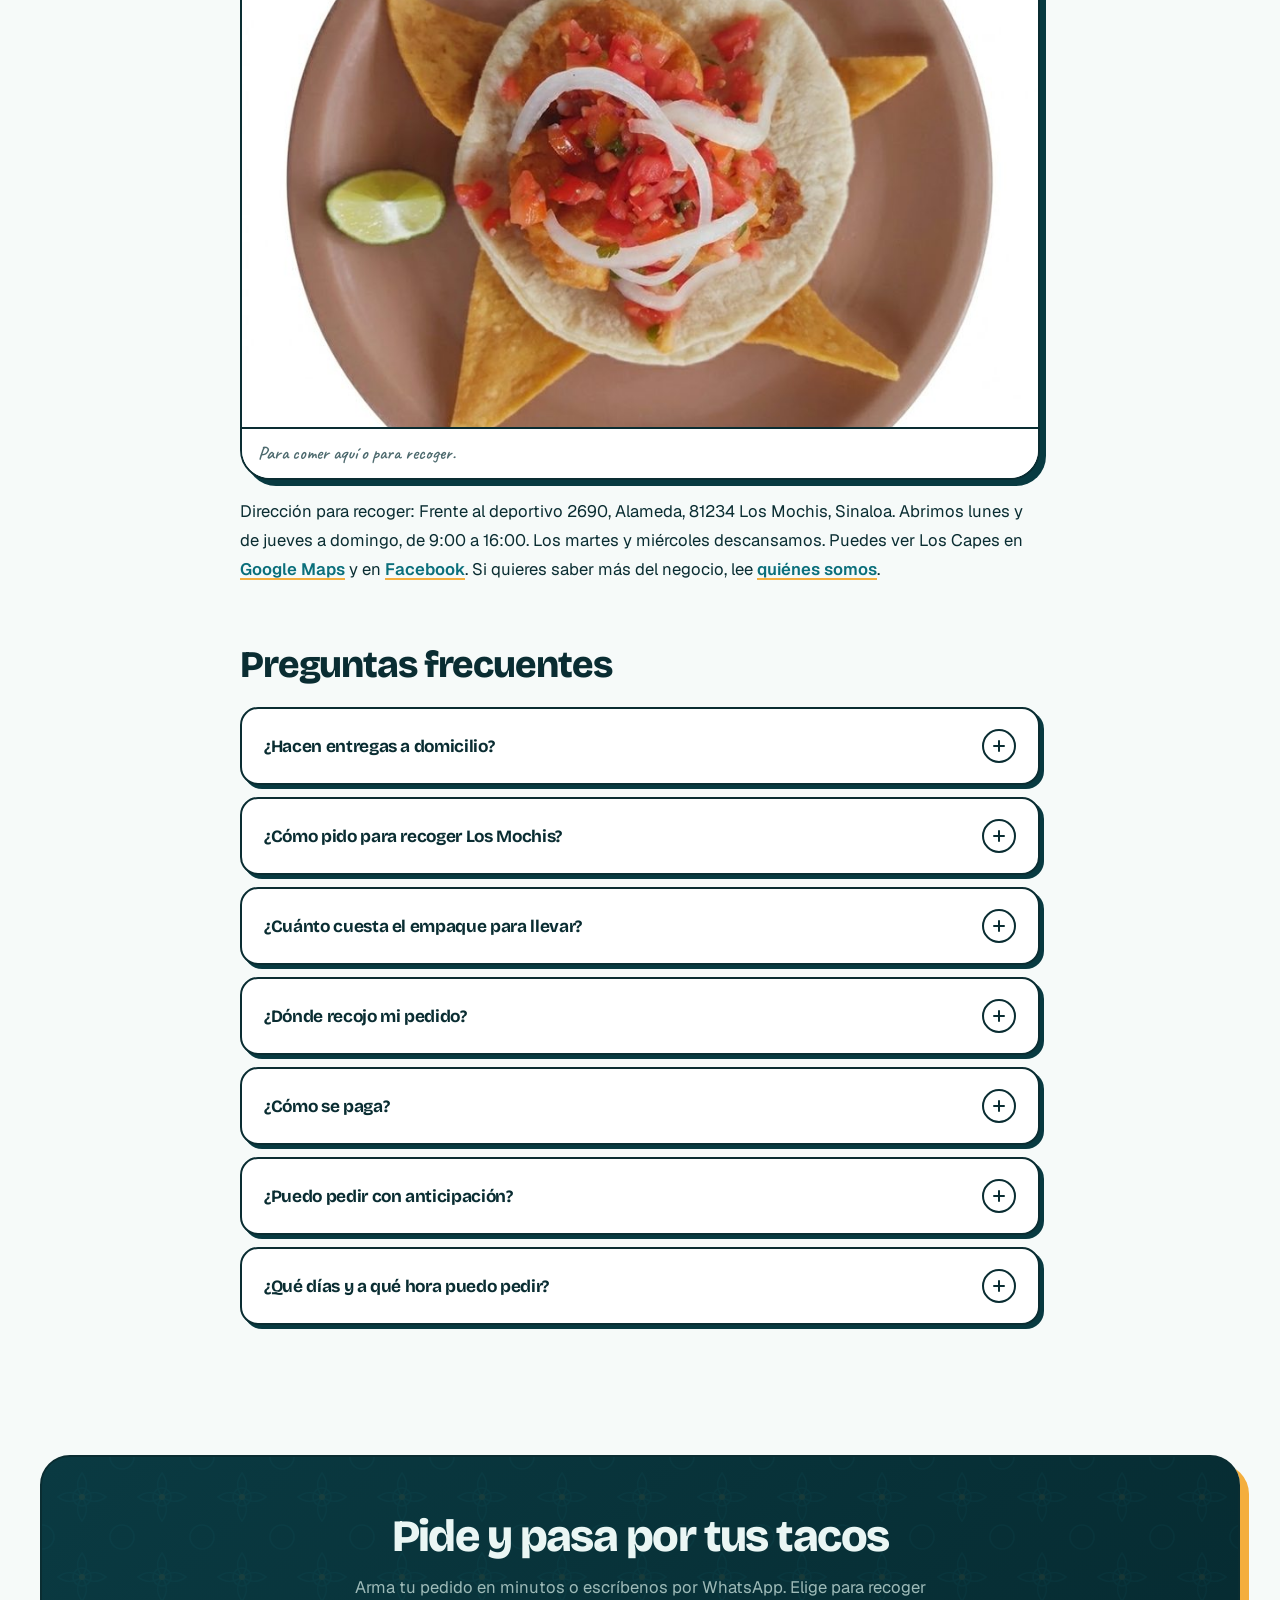
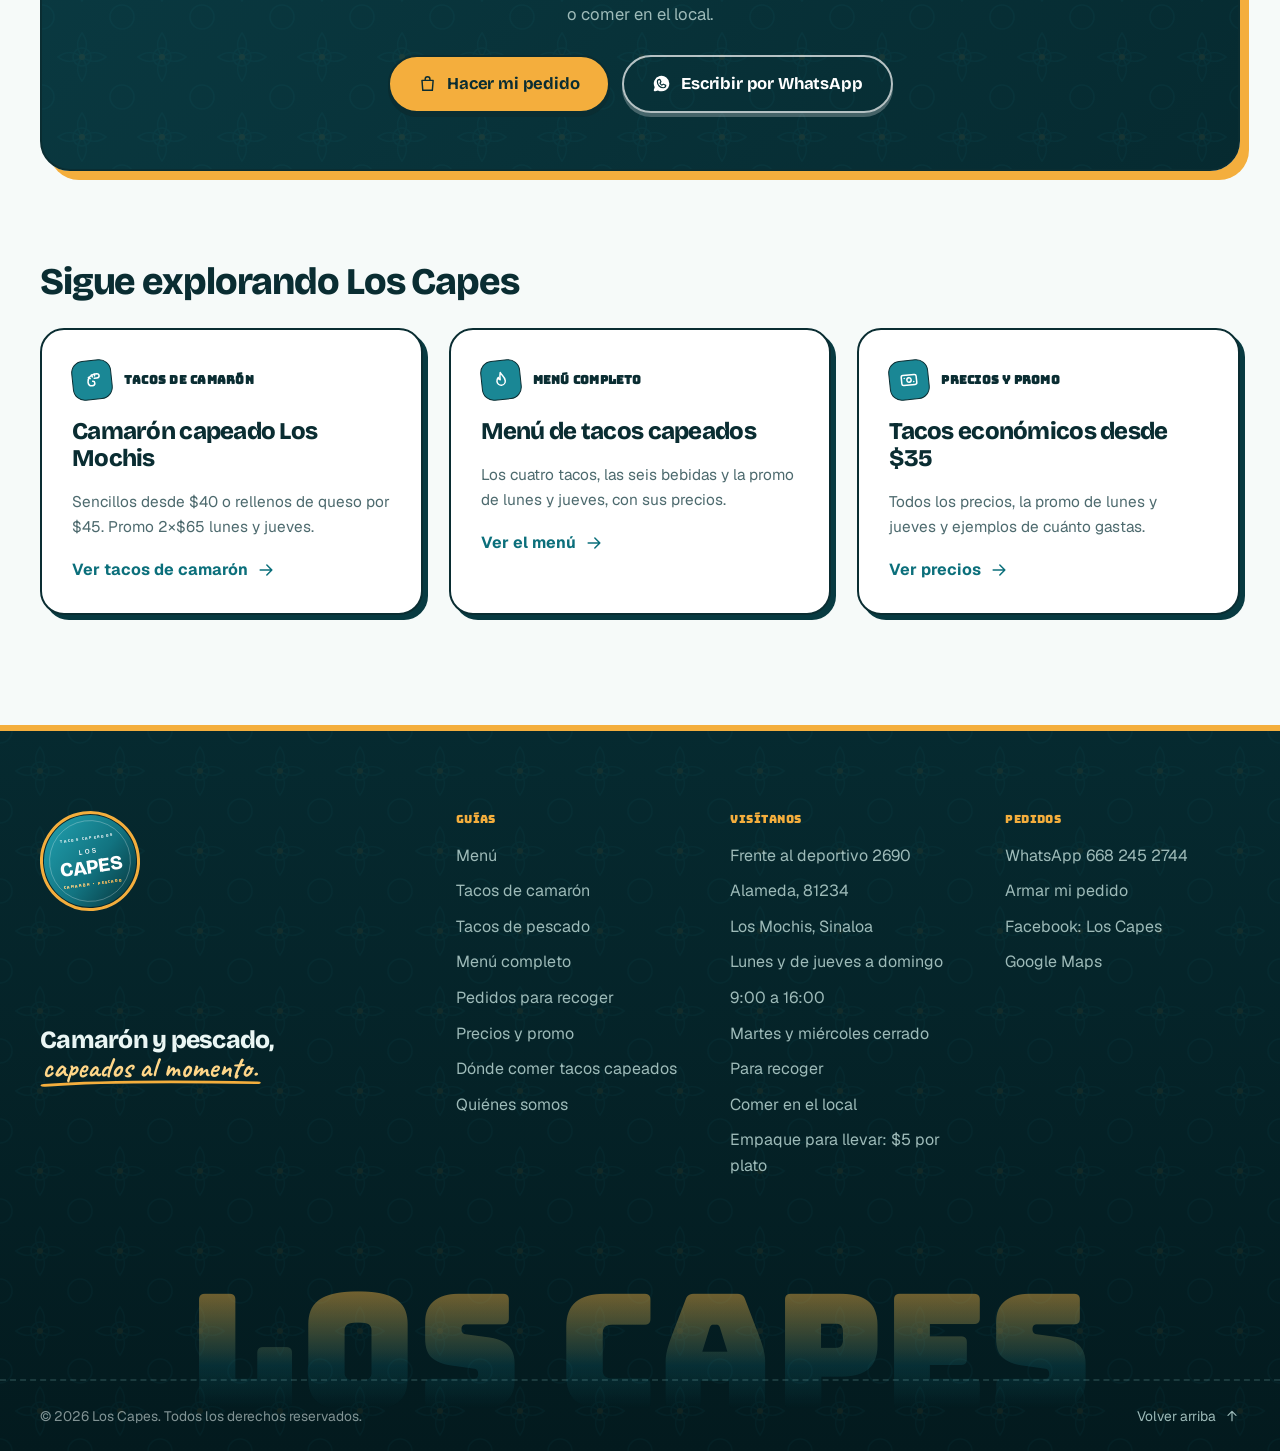
<file: pedidos-para-recoger-los-mochis/index.html>
<!DOCTYPE html>
<html lang="es-MX" class="is-loaded">
<head>
  <meta charset="utf-8">
  <meta name="viewport" content="width=device-width, initial-scale=1, viewport-fit=cover">

  <!-- SEO LOCAL (Los Mochis, Sinaloa). Página de apoyo para posicionamiento indirecto.
       Dominio oficial: https://www.loscapes.com. Si cambia el dominio, actualiza canonical, og:url,
       og:image, el JSON-LD, robots.txt y sitemap.xml. -->
  <title>Tacos para Llevar Los Mochis | Pide y Recoge | Los Capes</title>
  <meta name="description" content="Tacos para llevar Los Mochis: pide por la página o por WhatsApp y pasa por ellos, o cómelos en el local. Camarón y pescado capeados. Pago en efectivo.">
  <meta name="keywords" content="tacos para llevar los mochis, tacos para recoger los mochis, pedir tacos por whatsapp los mochis, tacos capeados para llevar, comer tacos capeados en el local, pedido para recoger los mochis, Los Capes">
  <meta name="author" content="Los Capes">
  <meta name="robots" content="index, follow, max-image-preview:large, max-snippet:-1, max-video-preview:-1">
  <link rel="canonical" href="https://www.loscapes.com/pedidos-para-recoger-los-mochis/">
  <link rel="alternate" hreflang="es-MX" href="https://www.loscapes.com/pedidos-para-recoger-los-mochis/">
  <link rel="alternate" hreflang="x-default" href="https://www.loscapes.com/pedidos-para-recoger-los-mochis/">

  <meta name="geo.region" content="MX-SIN">
  <meta name="geo.placename" content="Los Mochis, Sinaloa">
  <meta name="geo.position" content="25.7981016;-109.0299785">
  <meta name="ICBM" content="25.7981016, -109.0299785">

  <meta name="color-scheme" content="light">
  <meta name="theme-color" content="#FFF8EC">

  <meta property="og:type" content="website">
  <meta property="og:locale" content="es_MX">
  <meta property="og:site_name" content="Los Capes">
  <meta property="og:title" content="Tacos para Llevar Los Mochis | Pide y Recoge | Los Capes">
  <meta property="og:description" content="Tacos para llevar Los Mochis: pide por la página o por WhatsApp y pasa por ellos, o cómelos en el local. Camarón y pescado capeados. Pago en efectivo.">
  <meta property="og:url" content="https://www.loscapes.com/pedidos-para-recoger-los-mochis/">
  <meta property="og:image" content="https://www.loscapes.com/img/negocio/og-recoger.jpg">
  <meta property="og:image:type" content="image/jpeg">
  <meta property="og:image:width" content="1200">
  <meta property="og:image:height" content="630">
  <meta property="og:image:alt" content="Charolas de tacos capeados de Los Capes para recoger y llevar Los Mochis">
  <meta name="twitter:card" content="summary_large_image">
  <meta name="twitter:title" content="Tacos para Llevar Los Mochis | Pide y Recoge | Los Capes">
  <meta name="twitter:description" content="Tacos para llevar Los Mochis: pide por la página o por WhatsApp y pasa por ellos, o cómelos en el local. Camarón y pescado capeados. Pago en efectivo.">
  <meta name="twitter:image" content="https://www.loscapes.com/img/negocio/og-recoger.jpg">
  <meta name="twitter:image:alt" content="Charolas de tacos capeados de Los Capes para recoger y llevar Los Mochis">

  <link rel="icon" href="/favicon.ico" sizes="48x48">
  <link rel="icon" type="image/svg+xml" href="/img/icon.svg">
  <link rel="icon" type="image/png" sizes="192x192" href="/img/icon-192.png">
  <link rel="apple-touch-icon" sizes="180x180" href="/img/apple-touch-icon.png">
  <link rel="manifest" href="/manifest.webmanifest">

  <link rel="preconnect" href="https://fonts.googleapis.com">
  <link rel="preconnect" href="https://fonts.gstatic.com" crossorigin>
  <link rel="preload" as="style" href="https://fonts.googleapis.com/css2?family=Bungee&family=Caveat:wght@600;700&display=swap" onload="this.onload=null;this.rel='stylesheet'">
  <noscript><link rel="stylesheet" href="https://fonts.googleapis.com/css2?family=Bungee&family=Caveat:wght@600;700&display=swap"></noscript>
  <link rel="preload" href="/fonts/bricolage-grotesque-latin.woff2" as="font" type="font/woff2" crossorigin>
  <link rel="preload" href="/fonts/geist-latin.woff2" as="font" type="font/woff2" crossorigin>

  <link rel="stylesheet" href="/css/styles.css">
  <link rel="stylesheet" href="/css/pages.css">
  <script src="/js/pages.js" defer></script>

  <script type="application/ld+json">
  {
    "@context": "https://schema.org",
    "@type": "BreadcrumbList",
    "@id": "https://www.loscapes.com/pedidos-para-recoger-los-mochis/#breadcrumb",
    "itemListElement": [
      {
        "@type": "ListItem",
        "position": 1,
        "name": "Inicio",
        "item": "https://www.loscapes.com/"
      },
      {
        "@type": "ListItem",
        "position": 2,
        "name": "Pedidos para recoger Los Mochis",
        "item": "https://www.loscapes.com/pedidos-para-recoger-los-mochis/"
      }
    ]
  }
  </script>
  <script type="application/ld+json">
  {
    "@context": "https://schema.org",
    "@type": "WebPage",
    "@id": "https://www.loscapes.com/pedidos-para-recoger-los-mochis/#webpage",
    "url": "https://www.loscapes.com/pedidos-para-recoger-los-mochis/",
    "name": "Tacos para Llevar Los Mochis | Pide y Recoge | Los Capes",
    "description": "Tacos para llevar Los Mochis: pide por la página o por WhatsApp y pasa por ellos, o cómelos en el local. Camarón y pescado capeados. Pago en efectivo.",
    "inLanguage": "es-MX",
    "isPartOf": {
      "@id": "https://www.loscapes.com/#website"
    },
    "about": {
      "@id": "https://www.loscapes.com/#restaurant"
    },
    "primaryImageOfPage": {
      "@type": "ImageObject",
      "url": "https://www.loscapes.com/img/negocio/og-recoger.jpg"
    },
    "datePublished": "2026-10-11",
    "dateModified": "2026-10-11",
    "breadcrumb": {
      "@id": "https://www.loscapes.com/pedidos-para-recoger-los-mochis/#breadcrumb"
    }
  }
  </script>
  <script type="application/ld+json">
  {
    "@context": "https://schema.org",
    "@type": "FAQPage",
    "mainEntity": [
      {
        "@type": "Question",
        "name": "¿Hacen entregas a domicilio?",
        "acceptedAnswer": {
          "@type": "Answer",
          "text": "No hacemos entregas a domicilio. Pide por la página o por WhatsApp y pasa por tu pedido, o disfrútalo aquí en el local."
        }
      },
      {
        "@type": "Question",
        "name": "¿Cómo pido para recoger Los Mochis?",
        "acceptedAnswer": {
          "@type": "Answer",
          "text": "Arma tu pedido en la página o escríbenos por WhatsApp, elige “Para recoger” y dinos a qué hora pasas. Te confirmamos la hora por WhatsApp."
        }
      },
      {
        "@type": "Question",
        "name": "¿Cuánto cuesta el empaque para llevar?",
        "acceptedAnswer": {
          "@type": "Answer",
          "text": "Para llevar se cobra empaque: $5 por plato."
        }
      },
      {
        "@type": "Question",
        "name": "¿Dónde recojo mi pedido?",
        "acceptedAnswer": {
          "@type": "Answer",
          "text": "En Los Capes. Nuestra dirección es Frente al deportivo 2690, Alameda, 81234 Los Mochis, Sinaloa. Puedes ver cómo llegar en Google Maps."
        }
      },
      {
        "@type": "Question",
        "name": "¿Cómo se paga?",
        "acceptedAnswer": {
          "@type": "Answer",
          "text": "En efectivo. No pedimos pagos por adelantado."
        }
      },
      {
        "@type": "Question",
        "name": "¿Puedo pedir con anticipación?",
        "acceptedAnswer": {
          "@type": "Answer",
          "text": "Sí. Dinos a qué hora pasas y lo preparamos para que esté recién hecho."
        }
      },
      {
        "@type": "Question",
        "name": "¿Qué días y a qué hora puedo pedir?",
        "acceptedAnswer": {
          "@type": "Answer",
          "text": "Atendemos lunes y de jueves a domingo, de 9:00 a 16:00. Los martes y miércoles cerramos."
        }
      }
    ]
  }
  </script>
</head>
<body id="top" class="page">
  <!-- Sprite: logotipo e iconos usados en esta página -->
  <svg xmlns="http://www.w3.org/2000/svg" width="0" height="0" style="position:absolute" aria-hidden="true" focusable="false">
    <defs>
      <linearGradient id="g-brand" x1="0" y1="0" x2="1" y2="1">
        <stop offset="0" stop-color="#22A3B2"/>
        <stop offset=".55" stop-color="#127380"/>
        <stop offset="1" stop-color="#062F35"/>
      </linearGradient>
      <linearGradient id="g-gold" x1="0" y1="0" x2="1" y2="1">
        <stop offset="0" stop-color="#FFE3A3"/>
        <stop offset="1" stop-color="#F0A93A"/>
      </linearGradient>
    </defs>
    <symbol id="logo-mono" viewBox="0 0 200 200">
      <circle cx="100" cy="100" r="98" fill="url(#g-brand)"/>
      <text x="100" y="90" text-anchor="middle" style="font-family:'Bricolage Grotesque',sans-serif" font-weight="600" font-size="24" letter-spacing="4" fill="#fff" fill-opacity=".9">LOS</text>
      <text x="100" y="140" text-anchor="middle" style="font-family:'Bricolage Grotesque',sans-serif" font-weight="800" font-size="50" letter-spacing="-1" fill="#fff">CAPES</text>
    </symbol>
    <symbol id="logo-badge" viewBox="0 0 200 200">
      <circle cx="100" cy="100" r="98" fill="url(#g-brand)"/>
      <circle cx="100" cy="100" r="86" fill="none" stroke="#fff" stroke-opacity=".35" stroke-width="1.5"/>
      <text x="100" y="54" text-anchor="middle" style="font-family:Bungee,sans-serif" font-weight="500" font-size="8" letter-spacing="3" fill="#fff" fill-opacity=".75">TACOS CAPEADOS</text>
      <text x="100" y="84" text-anchor="middle" style="font-family:'Bricolage Grotesque',sans-serif" font-weight="600" font-size="15" letter-spacing="4" fill="#fff" fill-opacity=".92">LOS</text>
      <text x="100" y="126" text-anchor="middle" style="font-family:'Bricolage Grotesque',sans-serif" font-weight="800" font-size="42" letter-spacing="-.5" fill="#fff">CAPES</text>
      <text x="100" y="152" text-anchor="middle" style="font-family:Bungee,sans-serif" font-weight="500" font-size="8" letter-spacing="2.4" fill="url(#g-gold)">CAMARÓN · PESCADO</text>
    </symbol>
    <symbol id="i-whatsapp" viewBox="0 0 256 256"><path fill="currentColor" stroke="none" d="M152.58,145.23l23,11.48A24,24,0,0,1,152,176a72.08,72.08,0,0,1-72-72A24,24,0,0,1,99.29,80.46l11.48,23L101,118a8,8,0,0,0-.73,7.51,56.47,56.47,0,0,0,30.15,30.15A8,8,0,0,0,138,155ZM232,128A104,104,0,0,1,79.12,219.82L45.07,231.17a16,16,0,0,1-20.24-20.24l11.35-34.05A104,104,0,1,1,232,128Zm-40,24a8,8,0,0,0-4.42-7.16l-32-16a8,8,0,0,0-8,.5l-14.69,9.8a40.55,40.55,0,0,1-16-16l9.8-14.69a8,8,0,0,0,.5-8l-16-32A8,8,0,0,0,104,64a40,40,0,0,0-40,40,88.1,88.1,0,0,0,88,88A40,40,0,0,0,192,152Z"/></symbol>
    <symbol id="i-arrow-right" viewBox="0 0 24 24"><path d="M5 12h14M13 6l6 6-6 6"/></symbol>
    <symbol id="i-bag" viewBox="0 0 24 24"><path d="M5 8h14l-1 12.5H6L5 8Z"/><path d="M9 8V6.5a3 3 0 0 1 6 0V8"/></symbol>
    <symbol id="i-shrimp" viewBox="0 0 24 24"><path d="M18 5C11.5 5 7 8.6 7 14c0 3 2 5 4.6 5 2 0 3.4-1.3 3.4-3 0-1.4-1-2.4-2.4-2.4"/><path d="M18 5c1.7 0 3 1.1 3 2.6S19.7 10.2 18 10.2h-3.2"/><path d="M10 10.2 8 8.4M12.8 8.4l-.9-2.4M15.6 7.4l-.2-2.4"/></symbol>
    <symbol id="i-flame" viewBox="0 0 24 24"><path d="M12 3c1 3.2 5 5.6 5 10.2a5 5 0 0 1-10 0c0-2.1 1-3.6 2-4.6 0 1.6.8 2.6 2 3.1 0-3 0-5.6 1-8.7Z"/></symbol>
    <symbol id="i-cash" viewBox="0 0 24 24"><rect x="3" y="6" width="18" height="12" rx="2.2"/><circle cx="12" cy="12" r="2.6"/><path d="M6.5 9.5h.01M17.5 14.5h.01"/></symbol>
    <symbol id="i-arrow-up" viewBox="0 0 24 24"><path d="M12 19V5M6 11l6-6 6 6"/></symbol>
  </svg>

  <a class="skip" href="#contenido">Saltar al contenido</a>

  <header class="header pg-header is-scrolled" id="header">
    <div class="header__bar">
      <button class="burger" id="burger" type="button" aria-expanded="false" aria-controls="mobile-menu" aria-label="Abrir menú">
        <span></span><span></span>
      </button>

      <a class="brand" href="/" aria-label="Los Capes, ir al inicio">
        <svg class="brand__mark" aria-hidden="true" focusable="false"><use href="#logo-mono"/></svg>
        <span class="brand__text">
          <span class="brand__name">Los Capes</span>
          <span class="brand__tag">Tacos capeados</span>
        </span>
      </a>

      <nav class="nav" aria-label="Principal">
        <ul class="nav__list">
            <li><a class="nav__link" href="/#menu">Menú</a></li>
            <li><a class="nav__link" href="/tacos-de-camaron-los-mochis/">Camarón</a></li>
            <li><a class="nav__link" href="/tacos-de-pescado-los-mochis/">Pescado</a></li>
            <li><a class="nav__link" aria-current="page" href="/pedidos-para-recoger-los-mochis/">Para recoger</a></li>
            <li><a class="nav__link" href="/tacos-economicos-los-mochis/">Precios</a></li>
            <li><a class="nav__link" href="/donde-comer-tacos-capeados-los-mochis/">Dónde comer</a></li>
            <li><a class="nav__link" href="/quienes-somos-los-capes/">Nosotros</a></li>
        </ul>
      </nav>

      <div class="header__actions">
        <a class="cart-btn" href="https://wa.me/526682452744?text=Hola%20Los%20Capes%2C%20quiero%20hacer%20un%20pedido." target="_blank" rel="noopener noreferrer" aria-label="Pedir por WhatsApp"><svg class="i" aria-hidden="true" focusable="false"><use href="#i-whatsapp"/></svg></a>
        <a class="btn btn--primary btn--sm header__cta" href="/#menu">
          <span class="btn__label">Pedir ahora</span>
          <svg class="i" aria-hidden="true" focusable="false"><use href="#i-arrow-right"/></svg>
        </a>
      </div>
    </div>
  </header>

  <div class="mobile-menu" id="mobile-menu" inert>
    <div class="mobile-menu__bg" aria-hidden="true"></div>
    <nav class="mobile-menu__nav" aria-label="Menú móvil">
      <ol class="mobile-menu__list">
        <li><a href="/#menu"><span class="mobile-menu__num">01</span>Menú</a></li>
        <li><a href="/tacos-de-camaron-los-mochis/"><span class="mobile-menu__num">02</span>Tacos de camarón</a></li>
        <li><a href="/tacos-de-pescado-los-mochis/"><span class="mobile-menu__num">03</span>Tacos de pescado</a></li>
        <li><a href="/menu-tacos-capeados-los-mochis/"><span class="mobile-menu__num">04</span>Menú completo</a></li>
        <li><a href="/pedidos-para-recoger-los-mochis/"><span class="mobile-menu__num">05</span>Para recoger</a></li>
        <li><a href="/tacos-economicos-los-mochis/"><span class="mobile-menu__num">06</span>Precios y promo</a></li>
        <li><a href="/donde-comer-tacos-capeados-los-mochis/"><span class="mobile-menu__num">07</span>Dónde comer</a></li>
        <li><a href="/quienes-somos-los-capes/"><span class="mobile-menu__num">08</span>Quiénes somos</a></li>
      </ol>
    </nav>
    <div class="mobile-menu__foot">
      <a class="btn btn--primary btn--block" href="/#menu">
        <svg class="i" aria-hidden="true" focusable="false"><use href="#i-bag"/></svg>
        <span class="btn__label">Quiero hacer mi pedido</span>
      </a>
    </div>
  </div>

  <main id="contenido">
    <article>
      <header class="pg-hero">
        <div class="container">
          <nav class="crumbs" aria-label="Ruta de navegación">
            <ol>
              <li><a href="/">Inicio</a></li>
              <li aria-current="page">Pedidos para recoger Los Mochis</li>
            </ol>
          </nav>

          <div class="pg-hero__grid">
            <div class="pg-hero__copy">
              <p class="eyebrow">Para recoger · Los Mochis</p>
              <h1 class="sec-title pg-title">Tacos para llevar <em>Los Mochis.</em></h1>
              <p class="pg-lead">Pide tus tacos capeados de camarón y pescado en minutos: arma tu pedido en la página o escríbenos por WhatsApp. Tú eliges cómo lo disfrutas: para recoger o para comer en el local.</p>
              <div class="pg-actions">
                <a class="btn btn--primary btn--lg" href="/#menu">
                  <svg class="i" aria-hidden="true" focusable="false"><use href="#i-bag"/></svg>
                  <span class="btn__label">Hacer mi pedido</span>
                </a>
                <a class="btn btn--glass btn--lg" href="https://wa.me/526682452744?text=Hola%20Los%20Capes%2C%20quiero%20hacer%20un%20pedido." target="_blank" rel="noopener noreferrer">
                  <svg class="i" aria-hidden="true" focusable="false"><use href="#i-whatsapp"/></svg>
                  <span class="btn__label">Pedir por WhatsApp</span>
                </a>
              </div>
              <p class="pg-meta"><span>Los Capes · Los Mochis, Sinaloa</span><span>Actualizado: <time datetime="2026-10-11">11 de octubre de 2026</time></span></p>
            </div>

            <figure class="pg-figure">
              <img src="/img/negocio/charolas-para-llevar.jpg" width="1085" height="1600" fetchpriority="high" decoding="async" style="object-position:50% 40%" alt="Tres charolas de tacos capeados con col, pico de gallo y limón, listas para recoger o llevar Los Mochis">
              <figcaption>Charolas de tacos capeados, listas para llevar.</figcaption>
            </figure>
          </div>
        </div>
      </header>

      <div class="pg-body">
        <div class="container">
          <div class="pg-wrap">
            <aside class="pg-answer" aria-label="Respuesta rápida">
              <p><strong>Respuesta rápida:</strong> en Los Capes pides desde la página o por WhatsApp (668 245 2744) y eliges <strong>para recoger o comer en el local</strong>. No hacemos entregas a domicilio. Para llevar se cobra empaque: $5 por plato. Pago en efectivo; de 9:00 a 16:00, martes y miércoles cerrado.</p>
            </aside>

            <ul class="facts">
              <li class="fact"><span class="fact__k">Cómo pedir</span><strong class="fact__v">Web o WhatsApp</strong><span class="fact__s">Con folio de pedido</span></li>
              <li class="fact"><span class="fact__k">Modalidades</span><strong class="fact__v">2</strong><span class="fact__s">Para recoger o en el local</span></li>
              <li class="fact"><span class="fact__k">Para llevar</span><strong class="fact__v">$5</strong><span class="fact__s">Empaque por plato</span></li>
              <li class="fact"><span class="fact__k">Horario</span><strong class="fact__v">9:00–16:00</strong><span class="fact__s">Martes y miércoles cerrado</span></li>
            </ul>

            <nav class="toc" aria-label="En esta página">
              <p class="toc__title">En esta página</p>
              <ol>
                <li><a href="#modalidades">Tacos para llevar Los Mochis: dos formas de disfrutar tu pedido</a></li>
                <li><a href="#paso-a-paso">Paso a paso: cómo pedir tacos para recoger Los Mochis</a></li>
                <li><a href="#tiempo-y-pago">¿Cuánto tarda y cómo se paga?</a></li>
                <li><a href="#que-pedir">Qué pedir para recoger</a></li>
                <li><a href="#recoger-o-comer">Recoger o comer en el local</a></li>
                <li><a href="#preguntas">Preguntas frecuentes</a></li>
              </ol>
            </nav>

            <div class="prose">
              <section id="modalidades">
      <h2>Tacos para llevar Los Mochis: dos formas de disfrutar tu pedido</h2>
      <p>Al hacer tu pedido en Los Capes eliges una de estas opciones:</p>
      <ul class="checks">
        <li><strong>Para recoger:</strong> pasas por tu pedido cuando esté listo. Para llevar se cobra empaque: $5 por plato.</li>
        <li><strong>Comer en el local:</strong> te esperamos aquí con nosotros, en mesa.</li>
      </ul>
      <p>Las dos se eligen en el mismo formulario, así que no necesitas llamar ni esperar a que te contesten. <strong>No hacemos entregas a domicilio.</strong></p>
    </section>

    <section id="paso-a-paso">
      <h2>Paso a paso: cómo pedir tacos para recoger Los Mochis</h2>
      <ol class="steps">
        <li><span>Entra al <a href="/#menu">menú</a> y agrega tus tacos y bebidas con el botón “Agregar”.</span></li>
        <li><span>Revisa tu carrito y ajusta cantidades. Los lunes y jueves la promo 2×$65 de camarón se aplica sola.</span></li>
        <li><span>Toca “Hacer pedido” y elige “Para recoger” (o “Disfruta con nosotros” si vas a comer en el local).</span></li>
        <li><span>Llena tus datos: nombre, teléfono y a qué hora pasas.</span></li>
        <li><span>Envía el pedido por WhatsApp. Te llega con folio y te confirmamos la hora.</span></li>
      </ol>
      <p>¿Prefieres escribir tú el pedido? Mándanos un mensaje al <a href="https://wa.me/526682452744?text=Hola%20Los%20Capes%2C%20quiero%20hacer%20un%20pedido%20para%20recoger." target="_blank" rel="noopener noreferrer">WhatsApp 668 245 2744</a>.</p>
    </section>

    <section id="tiempo-y-pago">
      <h2>¿Cuánto tarda y cómo se paga?</h2>
      <p>Capeamos al momento, así que normalmente tu pedido está listo en minutos. La hora exacta te la confirmamos por WhatsApp. En el formulario puedes elegir “Lo antes posible”, “En unos 30 minutos”, “En 1 hora” o escribirnos la hora que te acomode.</p>
      <p>El pago es en <strong>efectivo</strong>. No pedimos pagos por adelantado ni datos de tarjeta. Si es para llevar, se suma el empaque: $5 por plato.</p>
    </section>

    <section id="que-pedir">
      <h2>Qué pedir para recoger</h2>
      <p>Nuestros tacos capeados se arman con camarón o pescado, sencillos o rellenos de queso. Estos son los precios de entrada:</p>
      <ul class="checks">
        <li><a href="/tacos-de-camaron-los-mochis/">Tacos de camarón capeado</a>: desde $40, o $45 rellenos de queso.</li>
        <li><a href="/tacos-de-pescado-los-mochis/">Tacos de pescado capeado</a>: desde $35, o $40 rellenos de queso.</li>
        <li>Bebidas: limonada $30, té chino oolong $25, Uvola $30, Coca-Cola de 355 ml $25 y de 400 ml $30. Vaso con hielo: $2.</li>
        <li>Lunes y jueves: 2 tacos de camarón por $65.</li>
      </ul>
      <p>Mira todo junto, con fotos y descripciones, en el <a href="/menu-tacos-capeados-los-mochis/">menú de tacos capeados Los Mochis</a>.</p>
    </section>

    <section id="recoger-o-comer">
      <h2>Recoger o comer en el local</h2>
      <p>Si pasas por tu pedido, dinos a qué hora llegas y lo empezamos a preparar para que esté recién hecho cuando llegues. Y si prefieres sentarte, elige “Disfruta con nosotros” y te esperamos en mesa.</p>
      <figure class="pg-figure">
        <img src="/img/negocio/menu-plato.jpg" width="900" height="900" loading="lazy" decoding="async" alt="Taco de camarón capeado con pico de gallo, cebolla y limón sobre un plato con totopos">
        <figcaption>Para comer aquí o para recoger.</figcaption>
      </figure>
      <p>Dirección para recoger: Frente al deportivo 2690, Alameda, 81234 Los Mochis, Sinaloa. Abrimos lunes y de jueves a domingo, de 9:00 a 16:00. Los martes y miércoles descansamos. Puedes ver Los Capes en <a href="https://maps.app.goo.gl/AuPFGoGtbXwhij196" target="_blank" rel="noopener noreferrer">Google Maps</a> y en <a href="https://www.facebook.com/p/los-capes-61551611623002/" target="_blank" rel="noopener noreferrer">Facebook</a>. Si quieres saber más del negocio, lee <a href="/quienes-somos-los-capes/">quiénes somos</a>.</p>
    </section>

              <section id="preguntas">
                <h2>Preguntas frecuentes</h2>
                <div class="faq__list">
                  <details class="faq__item" name="faq">
                    <summary><span>¿Hacen entregas a domicilio?</span><span class="faq__icon" aria-hidden="true"></span></summary>
                    <div class="faq__answer"><p>No hacemos entregas a domicilio. Pide por la página o por WhatsApp y pasa por tu pedido, o disfrútalo aquí en el local.</p></div>
                  </details>
                  <details class="faq__item" name="faq">
                    <summary><span>¿Cómo pido para recoger Los Mochis?</span><span class="faq__icon" aria-hidden="true"></span></summary>
                    <div class="faq__answer"><p>Arma tu pedido en la página o escríbenos por WhatsApp, elige “Para recoger” y dinos a qué hora pasas. Te confirmamos la hora por WhatsApp.</p></div>
                  </details>
                  <details class="faq__item" name="faq">
                    <summary><span>¿Cuánto cuesta el empaque para llevar?</span><span class="faq__icon" aria-hidden="true"></span></summary>
                    <div class="faq__answer"><p>Para llevar se cobra empaque: $5 por plato.</p></div>
                  </details>
                  <details class="faq__item" name="faq">
                    <summary><span>¿Dónde recojo mi pedido?</span><span class="faq__icon" aria-hidden="true"></span></summary>
                    <div class="faq__answer"><p>En Los Capes. Nuestra dirección es Frente al deportivo 2690, Alameda, 81234 Los Mochis, Sinaloa. Puedes ver cómo llegar en Google Maps.</p></div>
                  </details>
                  <details class="faq__item" name="faq">
                    <summary><span>¿Cómo se paga?</span><span class="faq__icon" aria-hidden="true"></span></summary>
                    <div class="faq__answer"><p>En efectivo. No pedimos pagos por adelantado.</p></div>
                  </details>
                  <details class="faq__item" name="faq">
                    <summary><span>¿Puedo pedir con anticipación?</span><span class="faq__icon" aria-hidden="true"></span></summary>
                    <div class="faq__answer"><p>Sí. Dinos a qué hora pasas y lo preparamos para que esté recién hecho.</p></div>
                  </details>
                  <details class="faq__item" name="faq">
                    <summary><span>¿Qué días y a qué hora puedo pedir?</span><span class="faq__icon" aria-hidden="true"></span></summary>
                    <div class="faq__answer"><p>Atendemos lunes y de jueves a domingo, de 9:00 a 16:00. Los martes y miércoles cerramos.</p></div>
                  </details>
                </div>
              </section>
            </div>
          </div>
        </div>
      </div>

      <section class="pg-cta" aria-labelledby="cta-title">
        <div class="container">
          <div class="pg-cta__box">
            <h2 class="pg-cta__title" id="cta-title">Pide y pasa por tus tacos</h2>
            <p class="pg-cta__text">Arma tu pedido en minutos o escríbenos por WhatsApp. Elige para recoger o comer en el local.</p>
            <div class="pg-actions pg-actions--center">
              <a class="btn btn--gold btn--lg" href="/#menu">
                <svg class="i" aria-hidden="true" focusable="false"><use href="#i-bag"/></svg>
                <span class="btn__label">Hacer mi pedido</span>
              </a>
              <a class="btn btn--outline-light btn--lg" href="https://wa.me/526682452744?text=Hola%20Los%20Capes%2C%20quiero%20hacer%20un%20pedido%20para%20recoger." target="_blank" rel="noopener noreferrer">
                <svg class="i" aria-hidden="true" focusable="false"><use href="#i-whatsapp"/></svg>
                <span class="btn__label">Escribir por WhatsApp</span>
              </a>
            </div>
          </div>
        </div>
      </section>

      <section class="pg-related" aria-labelledby="related-title">
        <div class="container">
          <h2 class="pg-related__title" id="related-title">Sigue explorando Los Capes</h2>
          <div class="service-grid">
            <article class="cell">
              <div class="cell__head">
                <span class="cell__icon"><svg class="i" aria-hidden="true" focusable="false"><use href="#i-shrimp"/></svg></span>
                <h3 class="cell__label">Tacos de camarón</h3>
              </div>
              <p class="cell__title">Camarón capeado Los Mochis</p>
              <p class="cell__note">Sencillos desde $40 o rellenos de queso por $45. Promo 2×$65 lunes y jueves.</p>
              <a class="link-arrow" href="/tacos-de-camaron-los-mochis/">Ver tacos de camarón <svg class="i" aria-hidden="true" focusable="false"><use href="#i-arrow-right"/></svg></a>
            </article>
            <article class="cell">
              <div class="cell__head">
                <span class="cell__icon"><svg class="i" aria-hidden="true" focusable="false"><use href="#i-flame"/></svg></span>
                <h3 class="cell__label">Menú completo</h3>
              </div>
              <p class="cell__title">Menú de tacos capeados</p>
              <p class="cell__note">Los cuatro tacos, las seis bebidas y la promo de lunes y jueves, con sus precios.</p>
              <a class="link-arrow" href="/menu-tacos-capeados-los-mochis/">Ver el menú <svg class="i" aria-hidden="true" focusable="false"><use href="#i-arrow-right"/></svg></a>
            </article>
            <article class="cell">
              <div class="cell__head">
                <span class="cell__icon"><svg class="i" aria-hidden="true" focusable="false"><use href="#i-cash"/></svg></span>
                <h3 class="cell__label">Precios y promo</h3>
              </div>
              <p class="cell__title">Tacos económicos desde $35</p>
              <p class="cell__note">Todos los precios, la promo de lunes y jueves y ejemplos de cuánto gastas.</p>
              <a class="link-arrow" href="/tacos-economicos-los-mochis/">Ver precios <svg class="i" aria-hidden="true" focusable="false"><use href="#i-arrow-right"/></svg></a>
            </article>
          </div>
        </div>
      </section>
    </article>
  </main>

  <footer class="footer">
    <div class="container footer__grid">
      <div class="footer__brand">
        <svg class="footer__badge" aria-hidden="true" focusable="false"><use href="#logo-badge"/></svg>
        <p class="footer__tag">Camarón y pescado,<br><em>capeados al momento.</em></p>
      </div>

      <nav class="footer__col" aria-label="Guías de Los Capes">
        <p class="footer__title">Guías</p>
        <ul>
          <li><a href="/#menu">Menú</a></li>
          <li><a href="/tacos-de-camaron-los-mochis/">Tacos de camarón</a></li>
          <li><a href="/tacos-de-pescado-los-mochis/">Tacos de pescado</a></li>
          <li><a href="/menu-tacos-capeados-los-mochis/">Menú completo</a></li>
          <li><a href="/pedidos-para-recoger-los-mochis/">Pedidos para recoger</a></li>
          <li><a href="/tacos-economicos-los-mochis/">Precios y promo</a></li>
          <li><a href="/donde-comer-tacos-capeados-los-mochis/">Dónde comer tacos capeados</a></li>
          <li><a href="/quienes-somos-los-capes/">Quiénes somos</a></li>
        </ul>
      </nav>

      <div class="footer__col">
        <p class="footer__title">Visítanos</p>
        <ul>
          <li>Frente al deportivo 2690</li>
          <li>Alameda, 81234</li>
          <li>Los Mochis, Sinaloa</li>
          <li>Lunes y de jueves a domingo</li>
          <li>9:00 a 16:00</li>
          <li>Martes y miércoles cerrado</li>
          <li>Para recoger</li><li>Comer en el local</li><li>Empaque para llevar: $5 por plato</li>
        </ul>
      </div>

      <div class="footer__col">
        <p class="footer__title">Pedidos</p>
        <ul>
          <li><a href="https://wa.me/526682452744" target="_blank" rel="noopener noreferrer">WhatsApp 668 245 2744</a></li>
          <li><a href="/#menu">Armar mi pedido</a></li>
          <li><a href="https://www.facebook.com/p/los-capes-61551611623002/" target="_blank" rel="noopener noreferrer">Facebook: Los Capes</a></li>
          <li><a href="https://maps.app.goo.gl/AuPFGoGtbXwhij196" target="_blank" rel="noopener noreferrer">Google Maps</a></li>
        </ul>
      </div>
    </div>

    <p class="footer__word" aria-hidden="true"><span>LOS CAPES</span></p>

    <div class="container footer__bottom">
      <p>&copy; <span id="year">2026</span> Los Capes. Todos los derechos reservados.</p>
      <a class="footer__top" href="#top">Volver arriba <svg class="i" aria-hidden="true" focusable="false"><use href="#i-arrow-up"/></svg></a>
    </div>
  </footer>

  <a class="fab" href="https://wa.me/526682452744?text=Hola%20Los%20Capes%2C%20quiero%20hacer%20un%20pedido." target="_blank" rel="noopener noreferrer" aria-label="Pedir por WhatsApp">
    <span class="fab__tip" aria-hidden="true">¿Se te antojó? Escríbenos</span>
    <span class="fab__ping" aria-hidden="true"></span>
    <span class="fab__ping fab__ping--2" aria-hidden="true"></span>
    <svg class="i" aria-hidden="true" focusable="false"><use href="#i-whatsapp"/></svg>
  </a>

</body>
</html>
</file>
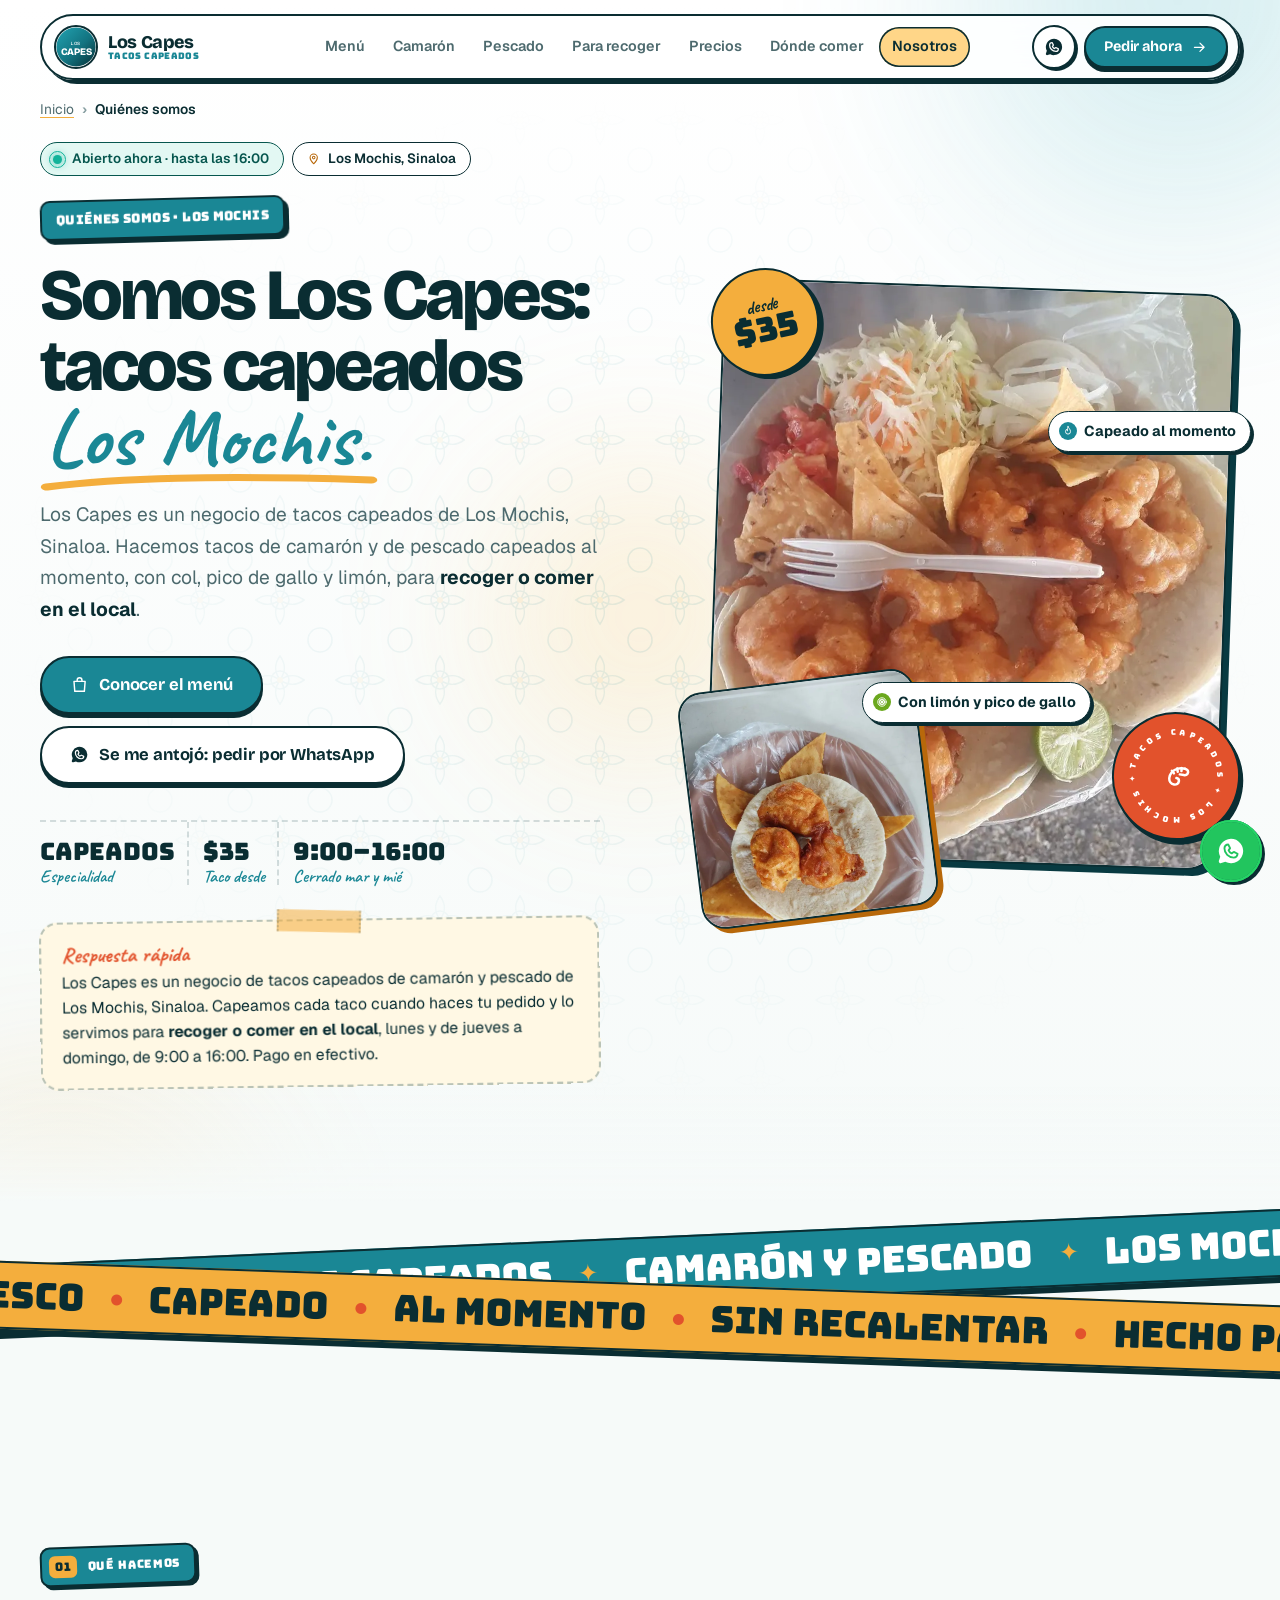
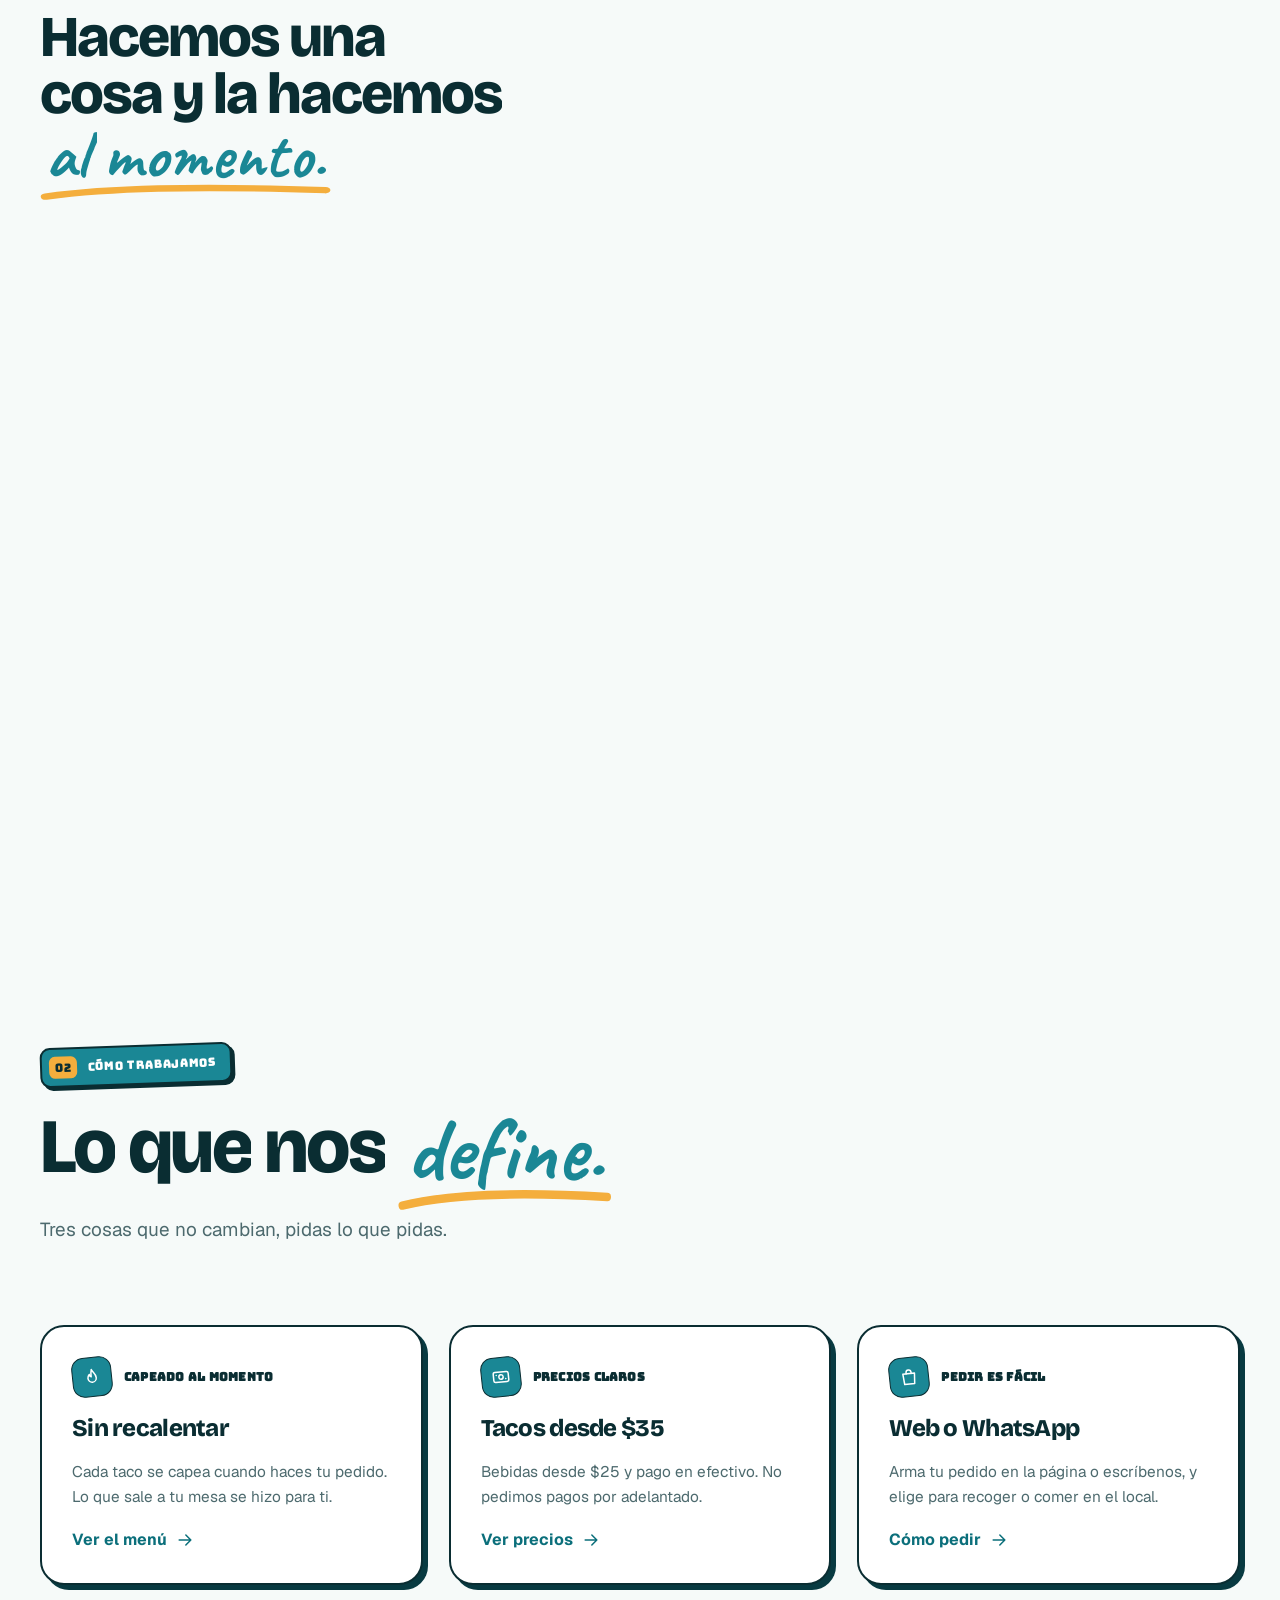
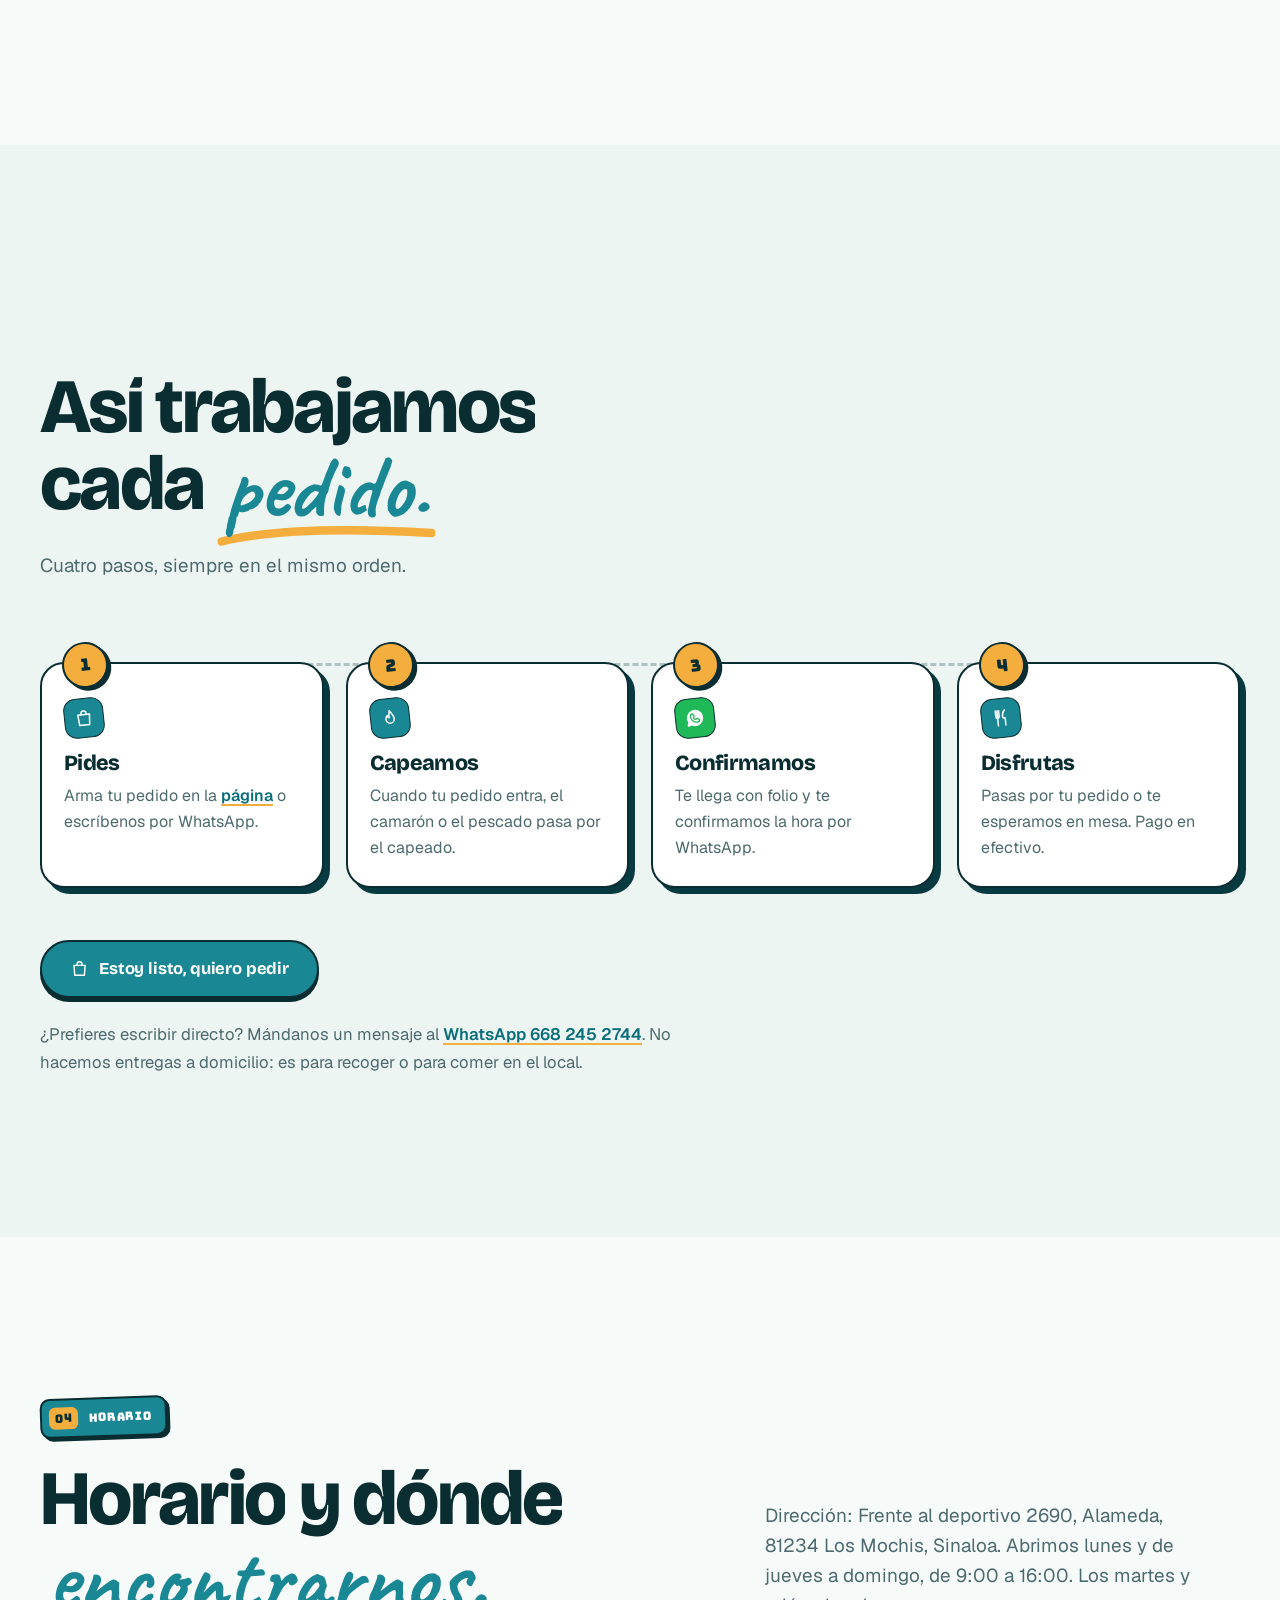
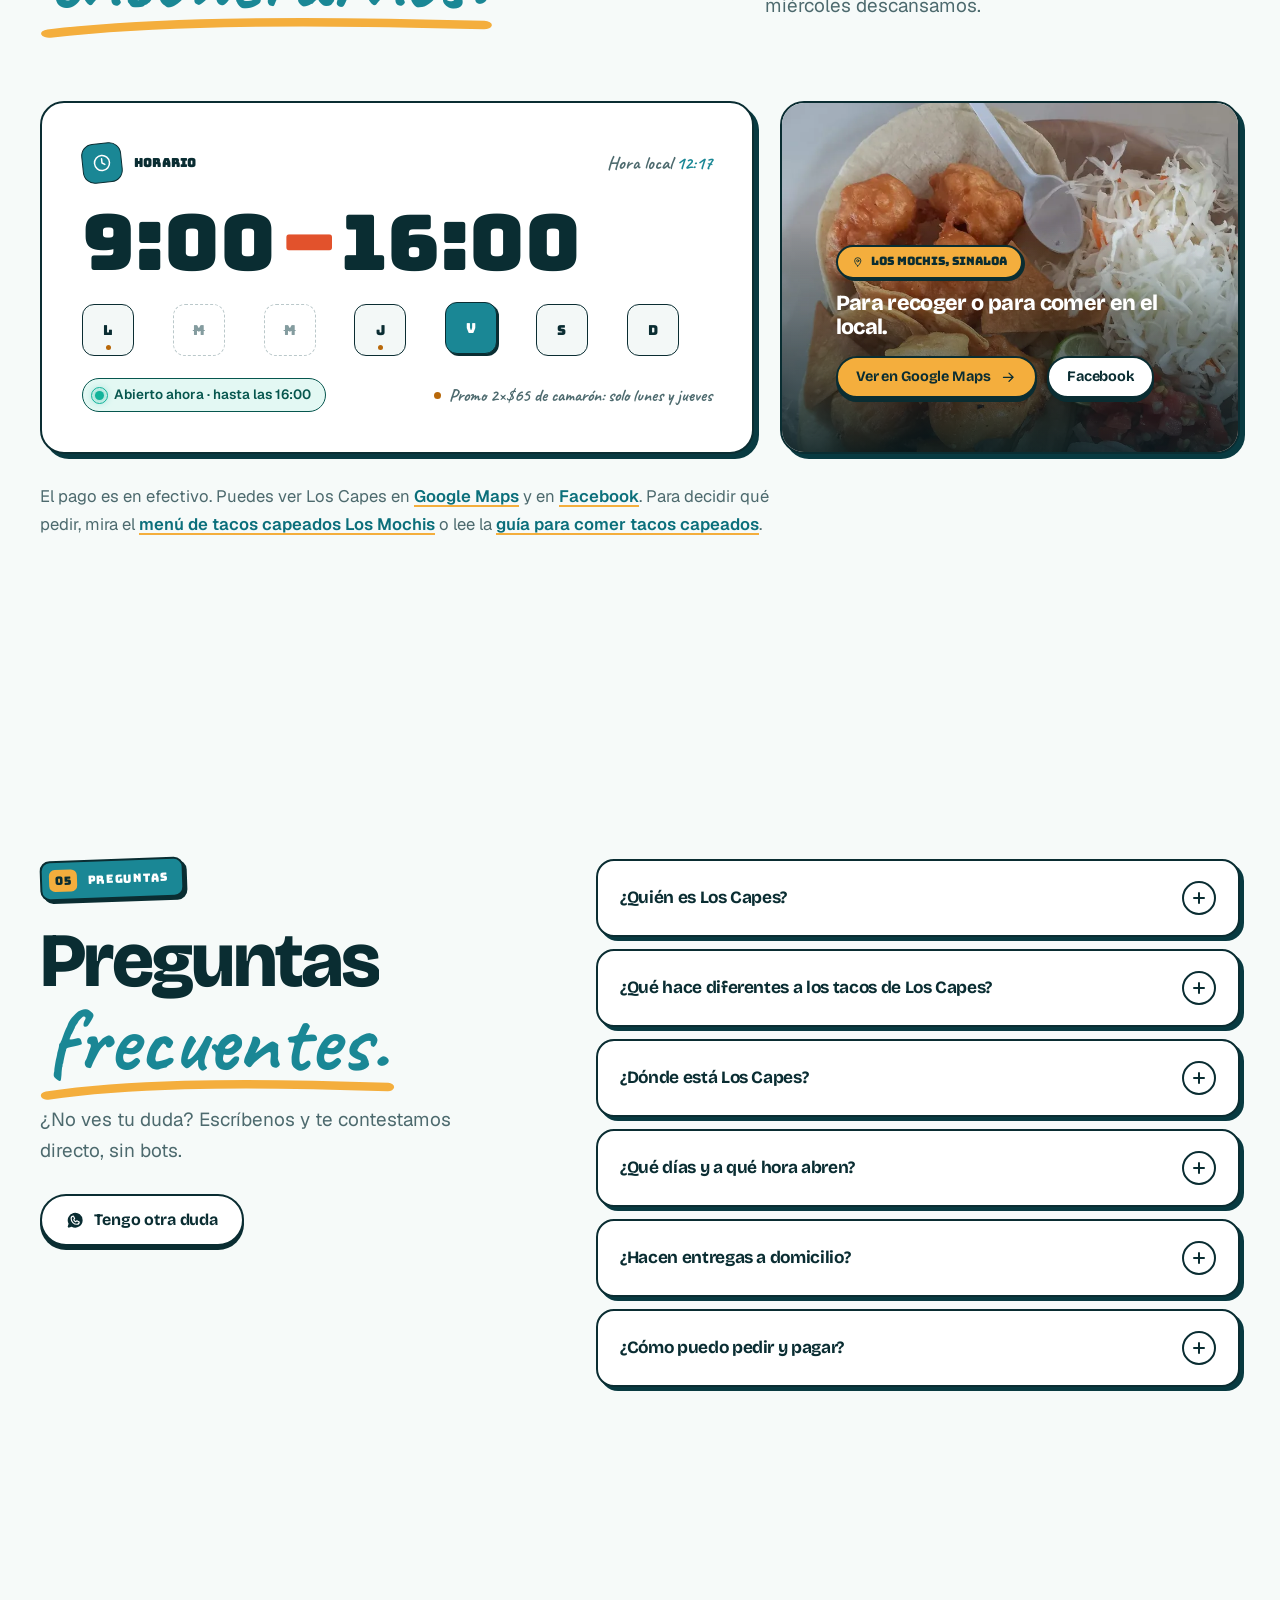
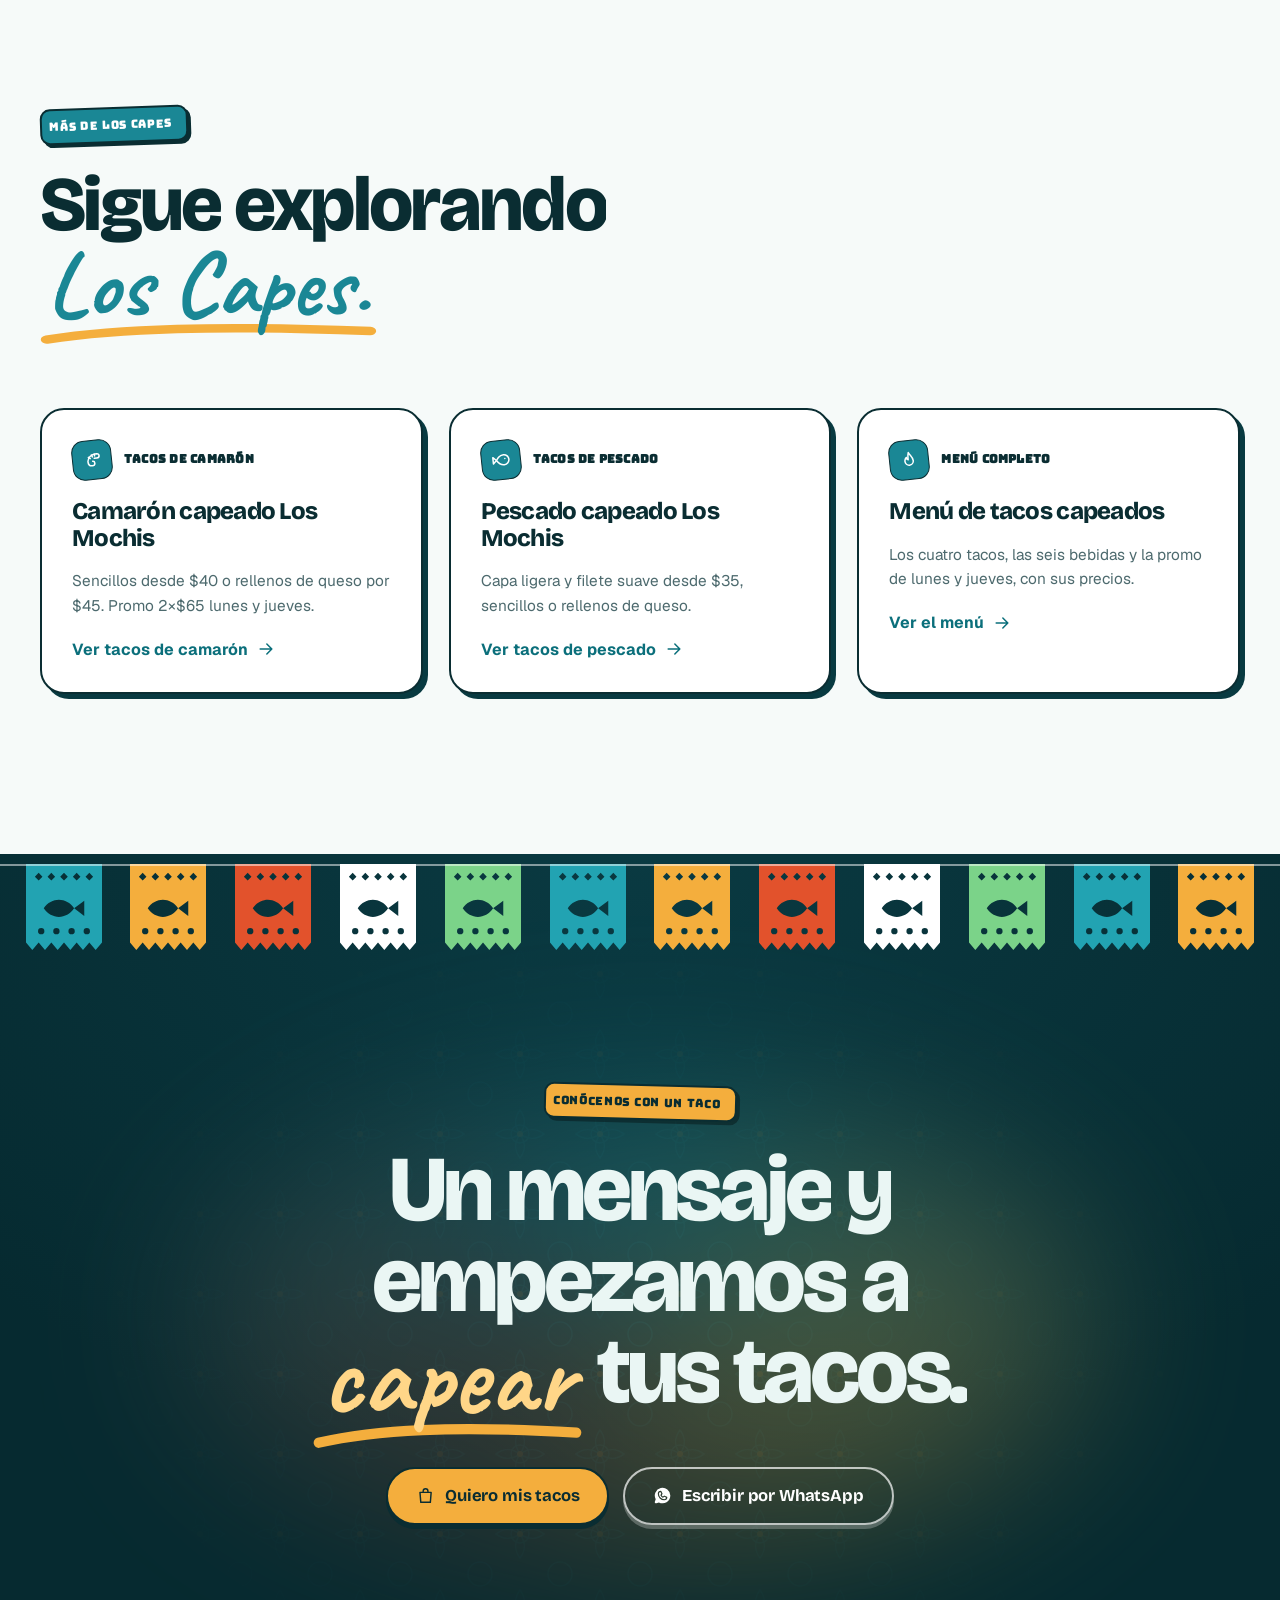
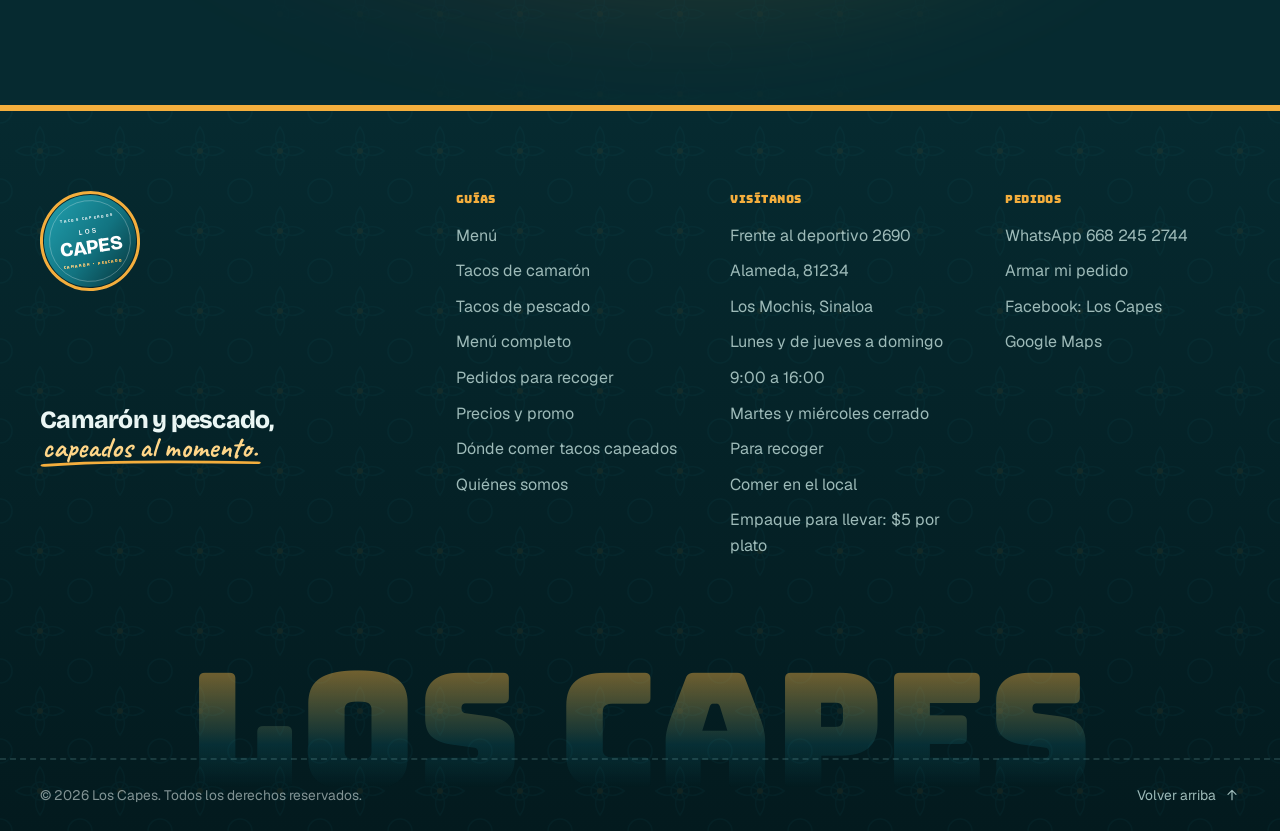
<file: quienes-somos-los-capes/index.html>
<!DOCTYPE html>
<html lang="es-MX" class="is-loaded">
<head>
  <meta charset="utf-8">
  <meta name="viewport" content="width=device-width, initial-scale=1, viewport-fit=cover">
  <script>
    /* Activa las animaciones de entrada. Si landing.js no llega a cargar en 4 s,
       se quita la clase "js" y todo el contenido queda visible. */
    (function (d) {
      d.classList.add("js");
      setTimeout(function () { if (!d.classList.contains("lp-ready")) d.classList.remove("js"); }, 4000);
    })(document.documentElement);
  </script>

  <!-- SEO LOCAL (Los Mochis, Sinaloa). Página de apoyo para posicionamiento indirecto.
       Dominio oficial: https://www.loscapes.com. Si cambia el dominio, actualiza canonical, og:url,
       og:image, el JSON-LD, robots.txt y sitemap.xml. -->
  <title>Quiénes Somos | Los Capes, Tacos Capeados Los Mochis</title>
  <meta name="description" content="Conoce Los Capes: tacos de camarón y pescado Los Mochis, Sinaloa, capeados al momento. Qué hacemos, cómo trabajamos, horario y cómo pedir para recoger.">
  <meta name="keywords" content="quiénes somos Los Capes, Los Capes Los Mochis, sobre Los Capes, tacos capeados los mochis, taquería de tacos capeados, tacos de camarón y pescado capeados, tacos capeados al momento, Los Capes">
  <meta name="author" content="Los Capes">
  <meta name="robots" content="index, follow, max-image-preview:large, max-snippet:-1, max-video-preview:-1">
  <link rel="canonical" href="https://www.loscapes.com/quienes-somos-los-capes/">
  <link rel="alternate" hreflang="es-MX" href="https://www.loscapes.com/quienes-somos-los-capes/">
  <link rel="alternate" hreflang="x-default" href="https://www.loscapes.com/quienes-somos-los-capes/">

  <meta name="geo.region" content="MX-SIN">
  <meta name="geo.placename" content="Los Mochis, Sinaloa">
  <meta name="geo.position" content="25.7981016;-109.0299785">
  <meta name="ICBM" content="25.7981016, -109.0299785">

  <meta name="color-scheme" content="light">
  <meta name="theme-color" content="#FFF8EC">

  <meta property="og:type" content="website">
  <meta property="og:locale" content="es_MX">
  <meta property="og:site_name" content="Los Capes">
  <meta property="og:title" content="Quiénes Somos | Los Capes, Tacos Capeados Los Mochis">
  <meta property="og:description" content="Conoce Los Capes: tacos de camarón y pescado Los Mochis, Sinaloa, capeados al momento. Qué hacemos, cómo trabajamos, horario y cómo pedir para recoger.">
  <meta property="og:url" content="https://www.loscapes.com/quienes-somos-los-capes/">
  <meta property="og:image" content="https://www.loscapes.com/img/negocio/og-nosotros.jpg">
  <meta property="og:image:type" content="image/jpeg">
  <meta property="og:image:width" content="1200">
  <meta property="og:image:height" content="630">
  <meta property="og:image:alt" content="Charolas de tacos capeados de Los Capes, Los Mochis, Sinaloa">
  <meta name="twitter:card" content="summary_large_image">
  <meta name="twitter:title" content="Quiénes Somos | Los Capes, Tacos Capeados Los Mochis">
  <meta name="twitter:description" content="Conoce Los Capes: tacos de camarón y pescado Los Mochis, Sinaloa, capeados al momento. Qué hacemos, cómo trabajamos, horario y cómo pedir para recoger.">
  <meta name="twitter:image" content="https://www.loscapes.com/img/negocio/og-nosotros.jpg">
  <meta name="twitter:image:alt" content="Charolas de tacos capeados de Los Capes, Los Mochis, Sinaloa">

  <link rel="icon" href="/favicon.ico" sizes="48x48">
  <link rel="icon" type="image/svg+xml" href="/img/icon.svg">
  <link rel="icon" type="image/png" sizes="192x192" href="/img/icon-192.png">
  <link rel="apple-touch-icon" sizes="180x180" href="/img/apple-touch-icon.png">
  <link rel="manifest" href="/manifest.webmanifest">

  <link rel="preconnect" href="https://fonts.googleapis.com">
  <link rel="preconnect" href="https://fonts.gstatic.com" crossorigin>
  <link rel="preload" as="style" href="https://fonts.googleapis.com/css2?family=Bungee&family=Caveat:wght@600;700&display=swap" onload="this.onload=null;this.rel='stylesheet'">
  <noscript><link rel="stylesheet" href="https://fonts.googleapis.com/css2?family=Bungee&family=Caveat:wght@600;700&display=swap"></noscript>
  <link rel="preload" href="/fonts/bricolage-grotesque-latin.woff2" as="font" type="font/woff2" crossorigin>
  <link rel="preload" href="/fonts/geist-latin.woff2" as="font" type="font/woff2" crossorigin>
  <link rel="preload" href="/img/negocio/lp-camaron-hero.webp" as="image" type="image/webp" fetchpriority="high">

  <link rel="stylesheet" href="/css/styles.css">
  <link rel="stylesheet" href="/css/landing.css">
  <script src="/js/landing.js" defer></script>

  <script type="application/ld+json">
  {
    "@context": "https://schema.org",
    "@type": "BreadcrumbList",
    "@id": "https://www.loscapes.com/quienes-somos-los-capes/#breadcrumb",
    "itemListElement": [
      {
        "@type": "ListItem",
        "position": 1,
        "name": "Inicio",
        "item": "https://www.loscapes.com/"
      },
      {
        "@type": "ListItem",
        "position": 2,
        "name": "Quiénes somos",
        "item": "https://www.loscapes.com/quienes-somos-los-capes/"
      }
    ]
  }
  </script>
  <script type="application/ld+json">
  {
    "@context": "https://schema.org",
    "@type": "AboutPage",
    "@id": "https://www.loscapes.com/quienes-somos-los-capes/#webpage",
    "url": "https://www.loscapes.com/quienes-somos-los-capes/",
    "name": "Quiénes Somos | Los Capes, Tacos Capeados Los Mochis",
    "description": "Conoce Los Capes: tacos de camarón y pescado Los Mochis, Sinaloa, capeados al momento. Qué hacemos, cómo trabajamos, horario y cómo pedir para recoger.",
    "inLanguage": "es-MX",
    "isPartOf": {
      "@id": "https://www.loscapes.com/#website"
    },
    "about": {
      "@id": "https://www.loscapes.com/#restaurant"
    },
    "primaryImageOfPage": {
      "@type": "ImageObject",
      "url": "https://www.loscapes.com/img/negocio/og-nosotros.jpg"
    },
    "datePublished": "2026-10-12",
    "dateModified": "2026-10-12",
    "breadcrumb": {
      "@id": "https://www.loscapes.com/quienes-somos-los-capes/#breadcrumb"
    }
  }
  </script>
  <script type="application/ld+json">
  {
    "@context": "https://schema.org",
    "@type": "FAQPage",
    "mainEntity": [
      {
        "@type": "Question",
        "name": "¿Quién es Los Capes?",
        "acceptedAnswer": {
          "@type": "Answer",
          "text": "Los Capes es un negocio de tacos capeados de Los Mochis, Sinaloa. Hacemos tacos de camarón y de pescado capeados al momento, sencillos o rellenos de queso."
        }
      },
      {
        "@type": "Question",
        "name": "¿Qué hace diferentes a los tacos de Los Capes?",
        "acceptedAnswer": {
          "@type": "Answer",
          "text": "Capeamos cada taco cuando haces tu pedido, sin recalentar, y lo servimos sobre tortilla con col, pico de gallo y limón."
        }
      },
      {
        "@type": "Question",
        "name": "¿Dónde está Los Capes?",
        "acceptedAnswer": {
          "@type": "Answer",
          "text": "Nuestra dirección es Frente al deportivo 2690, Alameda, 81234 Los Mochis, Sinaloa. Puedes ver la ubicación en Google Maps desde nuestra página o escribirnos por WhatsApp al 668 245 2744."
        }
      },
      {
        "@type": "Question",
        "name": "¿Qué días y a qué hora abren?",
        "acceptedAnswer": {
          "@type": "Answer",
          "text": "Abrimos lunes y de jueves a domingo, de 9:00 a 16:00. Los martes y miércoles cerramos."
        }
      },
      {
        "@type": "Question",
        "name": "¿Hacen entregas a domicilio?",
        "acceptedAnswer": {
          "@type": "Answer",
          "text": "No hacemos entregas a domicilio. Pide por la página o por WhatsApp y pasa por tu pedido, o disfrútalo aquí en el local."
        }
      },
      {
        "@type": "Question",
        "name": "¿Cómo puedo pedir y pagar?",
        "acceptedAnswer": {
          "@type": "Answer",
          "text": "Arma tu pedido en la página o escríbenos por WhatsApp, elige si es para recoger o para comer en el local y paga en efectivo. No pedimos pagos por adelantado."
        }
      }
    ]
  }
  </script>
</head>
<body id="top" class="lp">
  <!-- Sprite: logotipo e iconos usados en esta página -->
  <svg xmlns="http://www.w3.org/2000/svg" width="0" height="0" style="position:absolute" aria-hidden="true" focusable="false">
    <defs>
      <linearGradient id="g-brand" x1="0" y1="0" x2="1" y2="1">
        <stop offset="0" stop-color="#22A3B2"/>
        <stop offset=".55" stop-color="#127380"/>
        <stop offset="1" stop-color="#062F35"/>
      </linearGradient>
      <linearGradient id="g-gold" x1="0" y1="0" x2="1" y2="1">
        <stop offset="0" stop-color="#FFE3A3"/>
        <stop offset="1" stop-color="#F0A93A"/>
      </linearGradient>
    </defs>
    <symbol id="logo-mono" viewBox="0 0 200 200">
      <circle cx="100" cy="100" r="98" fill="url(#g-brand)"/>
      <text x="100" y="90" text-anchor="middle" style="font-family:'Bricolage Grotesque',sans-serif" font-weight="600" font-size="24" letter-spacing="4" fill="#fff" fill-opacity=".9">LOS</text>
      <text x="100" y="140" text-anchor="middle" style="font-family:'Bricolage Grotesque',sans-serif" font-weight="800" font-size="50" letter-spacing="-1" fill="#fff">CAPES</text>
    </symbol>
    <symbol id="logo-badge" viewBox="0 0 200 200">
      <circle cx="100" cy="100" r="98" fill="url(#g-brand)"/>
      <circle cx="100" cy="100" r="86" fill="none" stroke="#fff" stroke-opacity=".35" stroke-width="1.5"/>
      <text x="100" y="54" text-anchor="middle" style="font-family:Bungee,sans-serif" font-weight="500" font-size="8" letter-spacing="3" fill="#fff" fill-opacity=".75">TACOS CAPEADOS</text>
      <text x="100" y="84" text-anchor="middle" style="font-family:'Bricolage Grotesque',sans-serif" font-weight="600" font-size="15" letter-spacing="4" fill="#fff" fill-opacity=".92">LOS</text>
      <text x="100" y="126" text-anchor="middle" style="font-family:'Bricolage Grotesque',sans-serif" font-weight="800" font-size="42" letter-spacing="-.5" fill="#fff">CAPES</text>
      <text x="100" y="152" text-anchor="middle" style="font-family:Bungee,sans-serif" font-weight="500" font-size="8" letter-spacing="2.4" fill="url(#g-gold)">CAMARÓN · PESCADO</text>
    </symbol>
    <symbol id="i-whatsapp" viewBox="0 0 256 256"><path fill="currentColor" stroke="none" d="M152.58,145.23l23,11.48A24,24,0,0,1,152,176a72.08,72.08,0,0,1-72-72A24,24,0,0,1,99.29,80.46l11.48,23L101,118a8,8,0,0,0-.73,7.51,56.47,56.47,0,0,0,30.15,30.15A8,8,0,0,0,138,155ZM232,128A104,104,0,0,1,79.12,219.82L45.07,231.17a16,16,0,0,1-20.24-20.24l11.35-34.05A104,104,0,1,1,232,128Zm-40,24a8,8,0,0,0-4.42-7.16l-32-16a8,8,0,0,0-8,.5l-14.69,9.8a40.55,40.55,0,0,1-16-16l9.8-14.69a8,8,0,0,0,.5-8l-16-32A8,8,0,0,0,104,64a40,40,0,0,0-40,40,88.1,88.1,0,0,0,88,88A40,40,0,0,0,192,152Z"/></symbol>
    <symbol id="i-arrow-right" viewBox="0 0 24 24"><path d="M5 12h14M13 6l6 6-6 6"/></symbol>
    <symbol id="i-bag" viewBox="0 0 24 24"><path d="M5 8h14l-1 12.5H6L5 8Z"/><path d="M9 8V6.5a3 3 0 0 1 6 0V8"/></symbol>
    <symbol id="i-pin" viewBox="0 0 24 24"><path d="M12 21s-6.5-5.6-6.5-11a6.5 6.5 0 0 1 13 0c0 5.4-6.5 11-6.5 11Z"/><circle cx="12" cy="10" r="2.3"/></symbol>
    <symbol id="i-shrimp" viewBox="0 0 24 24"><path d="M18 5C11.5 5 7 8.6 7 14c0 3 2 5 4.6 5 2 0 3.4-1.3 3.4-3 0-1.4-1-2.4-2.4-2.4"/><path d="M18 5c1.7 0 3 1.1 3 2.6S19.7 10.2 18 10.2h-3.2"/><path d="M10 10.2 8 8.4M12.8 8.4l-.9-2.4M15.6 7.4l-.2-2.4"/></symbol>
    <symbol id="i-flame" viewBox="0 0 24 24"><path d="M12 3c1 3.2 5 5.6 5 10.2a5 5 0 0 1-10 0c0-2.1 1-3.6 2-4.6 0 1.6.8 2.6 2 3.1 0-3 0-5.6 1-8.7Z"/></symbol>
    <symbol id="i-lemon" viewBox="0 0 24 24"><circle cx="12" cy="12" r="8.5"/><circle cx="12" cy="12" r="5.5"/><path d="M12 6.5v11M6.5 12h11M8.1 8.1l7.8 7.8M15.9 8.1l-7.8 7.8"/></symbol>
    <symbol id="i-cash" viewBox="0 0 24 24"><rect x="3" y="6" width="18" height="12" rx="2.2"/><circle cx="12" cy="12" r="2.6"/><path d="M6.5 9.5h.01M17.5 14.5h.01"/></symbol>
    <symbol id="i-dine" viewBox="0 0 24 24"><path d="M6 3v7a2 2 0 0 0 4 0V3M8 3v18"/><path d="M17 3c-2.2 1.8-3 4.2-3 7 0 1.6 1 2.6 3 2.6V21"/></symbol>
    <symbol id="i-clock" viewBox="0 0 24 24"><circle cx="12" cy="12" r="9"/><path d="M12 7v5l3.2 2"/></symbol>
    <symbol id="i-fish" viewBox="0 0 24 24"><path d="M6.5 12c2.5-4 6-6 9-6 3.5 0 6 3 6 6s-2.5 6-6 6c-3 0-6.5-2-9-6Zm0 0L2.5 8.2v7.6L6.5 12Z"/><path d="M16.8 10.6h.01"/></symbol>
    <symbol id="papel" viewBox="0 0 60 70"><path fill="currentColor" fill-rule="evenodd" d="M0 0H60V62L55 68L50 62L45 68L40 62L35 68L30 62L25 68L20 62L15 68L10 62L5 68L0 62Z M10 7l3 3-3 3-3-3Z M20 7l3 3-3 3-3-3Z M30 7l3 3-3 3-3-3Z M40 7l3 3-3 3-3-3Z M50 7l3 3-3 3-3-3Z M14 35C20 26 32 26 38 35C32 44 20 44 14 35Z M38 35L46 29V41Z M9.5 53a2.5 2.5 0 1 0 5 0a2.5 2.5 0 1 0 -5 0Z M21.5 53a2.5 2.5 0 1 0 5 0a2.5 2.5 0 1 0 -5 0Z M33.5 53a2.5 2.5 0 1 0 5 0a2.5 2.5 0 1 0 -5 0Z M45.5 53a2.5 2.5 0 1 0 5 0a2.5 2.5 0 1 0 -5 0Z"/></symbol>
    <symbol id="i-arrow-up" viewBox="0 0 24 24"><path d="M12 19V5M6 11l6-6 6 6"/></symbol>
  </svg>

  <a class="skip" href="#contenido">Saltar al contenido</a>

  <header class="header pg-header is-scrolled" id="header">
    <div class="header__bar">
      <button class="burger" id="burger" type="button" aria-expanded="false" aria-controls="mobile-menu" aria-label="Abrir menú">
        <span></span><span></span>
      </button>

      <a class="brand" href="/" aria-label="Los Capes, ir al inicio">
        <svg class="brand__mark" aria-hidden="true" focusable="false"><use href="#logo-mono"/></svg>
        <span class="brand__text">
          <span class="brand__name">Los Capes</span>
          <span class="brand__tag">Tacos capeados</span>
        </span>
      </a>

      <nav class="nav" aria-label="Principal">
        <ul class="nav__list">
            <li><a class="nav__link" href="/#menu">Menú</a></li>
            <li><a class="nav__link" href="/tacos-de-camaron-los-mochis/">Camarón</a></li>
            <li><a class="nav__link" href="/tacos-de-pescado-los-mochis/">Pescado</a></li>
            <li><a class="nav__link" href="/pedidos-para-recoger-los-mochis/">Para recoger</a></li>
            <li><a class="nav__link" href="/tacos-economicos-los-mochis/">Precios</a></li>
            <li><a class="nav__link" href="/donde-comer-tacos-capeados-los-mochis/">Dónde comer</a></li>
            <li><a class="nav__link" aria-current="page" href="/quienes-somos-los-capes/">Nosotros</a></li>
        </ul>
      </nav>

      <div class="header__actions">
        <a class="cart-btn" href="https://wa.me/526682452744?text=Hola%20Los%20Capes%2C%20quiero%20hacer%20un%20pedido." target="_blank" rel="noopener noreferrer" aria-label="Pedir por WhatsApp"><svg class="i" aria-hidden="true" focusable="false"><use href="#i-whatsapp"/></svg></a>
        <a class="btn btn--primary btn--sm header__cta" href="/#menu">
          <span class="btn__label">Pedir ahora</span>
          <svg class="i" aria-hidden="true" focusable="false"><use href="#i-arrow-right"/></svg>
        </a>
      </div>
    </div>
  </header>

  <div class="mobile-menu" id="mobile-menu" inert>
    <div class="mobile-menu__bg" aria-hidden="true"></div>
    <nav class="mobile-menu__nav" aria-label="Menú móvil">
      <ol class="mobile-menu__list">
        <li><a href="/#menu"><span class="mobile-menu__num">01</span>Menú</a></li>
        <li><a href="/tacos-de-camaron-los-mochis/"><span class="mobile-menu__num">02</span>Tacos de camarón</a></li>
        <li><a href="/tacos-de-pescado-los-mochis/"><span class="mobile-menu__num">03</span>Tacos de pescado</a></li>
        <li><a href="/menu-tacos-capeados-los-mochis/"><span class="mobile-menu__num">04</span>Menú completo</a></li>
        <li><a href="/pedidos-para-recoger-los-mochis/"><span class="mobile-menu__num">05</span>Para recoger</a></li>
        <li><a href="/tacos-economicos-los-mochis/"><span class="mobile-menu__num">06</span>Precios y promo</a></li>
        <li><a href="/donde-comer-tacos-capeados-los-mochis/"><span class="mobile-menu__num">07</span>Dónde comer</a></li>
        <li><a href="/quienes-somos-los-capes/"><span class="mobile-menu__num">08</span>Quiénes somos</a></li>
      </ol>
    </nav>
    <div class="mobile-menu__foot">
      <a class="btn btn--primary btn--block" href="/#menu">
        <svg class="i" aria-hidden="true" focusable="false"><use href="#i-bag"/></svg>
        <span class="btn__label">Quiero hacer mi pedido</span>
      </a>
    </div>
  </div>

  <main id="contenido">
    <article>

      <!-- ================================================================
           HÉROE
           ================================================================ -->
      <header class="lp-hero" aria-labelledby="hero-title">
        <div class="hero__bg" aria-hidden="true">
          <div class="hero__aurora">
            <span class="aurora aurora--a"></span>
            <span class="aurora aurora--b"></span>
            <span class="aurora aurora--c"></span>
          </div>
          <div class="hero__grid"></div>
          <div class="lp-bubbles"><i style="--x:6%;--s:14px;--t:17s;--dl:-0s"></i><i style="--x:14%;--s:22px;--t:21s;--dl:-3s"></i><i style="--x:23%;--s:12px;--t:15s;--dl:-7s"></i><i style="--x:33%;--s:18px;--t:19s;--dl:-1s"></i><i style="--x:42%;--s:26px;--t:23s;--dl:-9s"></i><i style="--x:51%;--s:12px;--t:16s;--dl:-5s"></i><i style="--x:60%;--s:20px;--t:20s;--dl:-11s"></i><i style="--x:68%;--s:14px;--t:18s;--dl:-2s"></i><i style="--x:76%;--s:24px;--t:22s;--dl:-6s"></i><i style="--x:84%;--s:12px;--t:15s;--dl:-10s"></i><i style="--x:91%;--s:18px;--t:19s;--dl:-4s"></i><i style="--x:97%;--s:14px;--t:17s;--dl:-8s"></i></div>
        </div>

        <div class="container lp-hero__inner">
          <div class="lp-hero__copy">
            <nav class="crumbs" aria-label="Ruta de navegación" data-in style="--i:0">
              <ol>
                <li><a href="/">Inicio</a></li>
                <li aria-current="page">Quiénes somos</li>
              </ol>
            </nav>

            <div class="lp-hero__chips" data-in style="--i:1">
              <p class="status" data-status data-open="false"><span class="status__dot" aria-hidden="true"></span><span data-status-text>Consultando horario</span></p>
              <p class="chip chip--ghost"><svg class="i" aria-hidden="true" focusable="false"><use href="#i-pin"/></svg>Los Mochis, Sinaloa</p>
            </div>

            <p class="lp-kicker" data-in style="--i:2">Quiénes somos · Los Mochis</p>

            <h1 class="lp-title" id="hero-title" data-in style="--i:3">Somos <span class="lp-nowrap">Los Capes:</span> tacos capeados <em>Los Mochis.</em></h1>

            <p class="lp-lead" data-in style="--i:4">Los Capes es un negocio de tacos capeados de Los Mochis, Sinaloa. Hacemos tacos de camarón y de pescado capeados al momento, con col, pico de gallo y limón, para <strong>recoger o comer en el local</strong>.</p>

            <div class="lp-hero__cta" data-in style="--i:5">
              <a class="btn btn--primary btn--lg" data-magnetic href="/menu-tacos-capeados-los-mochis/">
                <svg class="i" aria-hidden="true" focusable="false"><use href="#i-bag"/></svg>
                <span class="btn__label">Conocer el menú</span>
              </a>
              <a class="btn btn--glass btn--lg" href="https://wa.me/526682452744?text=Hola%20Los%20Capes%2C%20quiero%20hacer%20un%20pedido." target="_blank" rel="noopener noreferrer">
                <svg class="i" aria-hidden="true" focusable="false"><use href="#i-whatsapp"/></svg>
                <span class="btn__label">Se me antojó: pedir por WhatsApp</span>
              </a>
            </div>

            <dl class="lp-metrics" data-in style="--i:6">
              <div class="lp-metric"><dt>Especialidad</dt><dd>Capeados</dd></div>
              <div class="lp-metric"><dt>Taco desde</dt><dd>$35</dd></div>
              <div class="lp-metric"><dt>Cerrado mar y mié</dt><dd>9:00–16:00</dd></div>
            </dl>

            <aside class="lp-answer" aria-label="Respuesta rápida" data-in style="--i:7">
              <span class="lp-answer__label">Respuesta rápida</span>
              Los Capes es un negocio de tacos capeados de camarón y pescado de Los Mochis, Sinaloa. Capeamos cada taco cuando haces tu pedido y lo servimos para <strong>recoger o comer en el local</strong>, lunes y de jueves a domingo, de 9:00 a 16:00. Pago en efectivo.
            </aside>
          </div>

          <div class="lp-hero__visual" data-in style="--i:3">
            <figure class="lp-photo lp-photo--main">
              <img src="/img/negocio/lp-camaron-hero.webp" width="900" height="914" fetchpriority="high" decoding="async" alt="Camarones capeados recién hechos sobre tortilla, con col, pico de gallo, cebolla, totopos y limón: tacos capeados de Los Capes, Los Mochis">
            </figure>
            <figure class="lp-photo lp-photo--small">
              <img src="/img/negocio/lp-pescado-pieza.webp" width="800" height="815" decoding="async" alt="Piezas de pescado capeado sobre tortilla con totopos, vistas desde arriba">
            </figure>
            <div class="lp-sticker lp-sticker--price" aria-hidden="true"><small>desde</small><b>$35</b></div>
            <div class="lp-stamp" aria-hidden="true">
              <svg viewBox="0 0 120 120" focusable="false"><defs><path id="lp-stamp-path" d="M60,60 m-44,0 a44,44 0 1,1 88,0 a44,44 0 1,1 -88,0"/></defs><text><textPath href="#lp-stamp-path" textLength="270" lengthAdjust="spacing">TACOS CAPEADOS ✦ LOS MOCHIS ✦ </textPath></text></svg>
              <svg class="i" aria-hidden="true" focusable="false"><use href="#i-shrimp"/></svg>
            </div>
            <span class="lp-float lp-float--a" aria-hidden="true"><svg class="i" aria-hidden="true" focusable="false"><use href="#i-flame"/></svg>Capeado al momento</span>
            <span class="lp-float lp-float--b" aria-hidden="true"><svg class="i" aria-hidden="true" focusable="false"><use href="#i-lemon"/></svg>Con limón y pico de gallo</span>
          </div>
        </div>
      </header>

      <!-- Cintas cruzadas (decorativas) -->
      <div class="ticker" aria-hidden="true">
        <div class="ticker__row"><div class="ticker__track"><span>Los Capes</span><i>✦</i><span>Tacos capeados</span><i>✦</i><span>Camarón y pescado</span><i>✦</i><span>Los Mochis</span><i>✦</i><span>Capeado al momento</span><i>✦</i><span>Los Capes</span><i>✦</i><span>Tacos capeados</span><i>✦</i><span>Camarón y pescado</span><i>✦</i><span>Los Mochis</span><i>✦</i><span>Capeado al momento</span><i>✦</i><span>Los Capes</span><i>✦</i><span>Tacos capeados</span><i>✦</i><span>Camarón y pescado</span><i>✦</i><span>Los Mochis</span><i>✦</i><span>Capeado al momento</span><i>✦</i><span>Los Capes</span><i>✦</i><span>Tacos capeados</span><i>✦</i><span>Camarón y pescado</span><i>✦</i><span>Los Mochis</span><i>✦</i><span>Capeado al momento</span><i>✦</i></div></div>
        <div class="ticker__row ticker__row--outline ticker__row--reverse"><div class="ticker__track"><span>Fresco</span><i>●</i><span>Capeado</span><i>●</i><span>Al momento</span><i>●</i><span>Sin recalentar</span><i>●</i><span>Hecho para ti</span><i>●</i><span>Fresco</span><i>●</i><span>Capeado</span><i>●</i><span>Al momento</span><i>●</i><span>Sin recalentar</span><i>●</i><span>Hecho para ti</span><i>●</i><span>Fresco</span><i>●</i><span>Capeado</span><i>●</i><span>Al momento</span><i>●</i><span>Sin recalentar</span><i>●</i><span>Hecho para ti</span><i>●</i><span>Fresco</span><i>●</i><span>Capeado</span><i>●</i><span>Al momento</span><i>●</i><span>Sin recalentar</span><i>●</i><span>Hecho para ti</span><i>●</i></div></div>
      </div>

      <!-- ================================================================
           QUÉ HACEMOS (composición invertida: texto a la izquierda)
           ================================================================ -->
      <section class="section lp-story lp-story--flip" id="que-hacemos" aria-labelledby="story-title">
        <div class="container lp-story__grid">
          <div class="lp-story__copy">
            <p class="eyebrow" data-reveal><span>01</span>Qué hacemos</p>
            <h2 class="sec-title" id="story-title" data-split>Hacemos una cosa y la hacemos <em>al momento.</em></h2>
            <p data-reveal>En Los Capes, Los Mochis, Sinaloa, preparamos tacos capeados de camarón y de pescado. Los hay sencillos o rellenos de queso, se sirven sobre tortilla con col, pico de gallo y limón, y cada uno se capea cuando haces tu pedido.</p>
            <p data-reveal>No tenemos camarón ni pescado hechos desde temprano esperando en una charola: lo que llega a tu mesa se capea para ti, <strong>sin recalentar</strong>.</p>

            <ul class="lp-feats">
              <li class="lp-feat" data-reveal>
                <span class="cell__icon"><svg class="i" aria-hidden="true" focusable="false"><use href="#i-flame"/></svg></span>
                <span><b>Capeado al momento</b><span>Sin producto hecho desde temprano.</span></span>
              </li>
              <li class="lp-feat" data-reveal style="--d:1">
                <span class="cell__icon"><svg class="i" aria-hidden="true" focusable="false"><use href="#i-shrimp"/></svg></span>
                <span><b>Camarón y pescado</b><span>Dos especialidades, sencillas o con queso.</span></span>
              </li>
              <li class="lp-feat" data-reveal style="--d:2">
                <span class="cell__icon"><svg class="i" aria-hidden="true" focusable="false"><use href="#i-bag"/></svg></span>
                <span><b>Para recoger o comer aquí</b><span>Tú eliges cómo lo disfrutas.</span></span>
              </li>
            </ul>
          </div>

          <div class="lp-story__media" data-reveal="scale">
            <figure class="lp-frame">
              <img src="/img/negocio/lp-pescado-tacos.webp" width="1000" height="731" loading="lazy" decoding="async" alt="Tacos de pescado capeado con col, pico de gallo, aderezo y limón: tacos capeados de Los Capes, Los Mochis">
            </figure>
            <p class="lp-note">Capeados cuando los pides.</p>
          </div>
        </div>
      </section>

      <!-- ================================================================
           LO QUE NOS DEFINE
           ================================================================ -->
      <section class="section lp-more lp-values" id="lo-que-nos-define" aria-labelledby="values-title">
        <div class="container">
          <header class="sec-head">
            <p class="eyebrow" data-reveal><span>02</span>Cómo trabajamos</p>
            <h2 class="sec-title" id="values-title" data-split>Lo que nos <em>define.</em></h2>
            <p class="sec-lead" data-reveal>Tres cosas que no cambian, pidas lo que pidas.</p>
          </header>

          <div class="service-grid">
            <article class="cell" data-reveal data-spot>
              <div class="cell__head">
                <span class="cell__icon"><svg class="i" aria-hidden="true" focusable="false"><use href="#i-flame"/></svg></span>
                <h3 class="cell__label">Capeado al momento</h3>
              </div>
              <p class="cell__title">Sin recalentar</p>
              <p class="cell__note">Cada taco se capea cuando haces tu pedido. Lo que sale a tu mesa se hizo para ti.</p>
              <a class="link-arrow" href="/menu-tacos-capeados-los-mochis/">Ver el menú <svg class="i" aria-hidden="true" focusable="false"><use href="#i-arrow-right"/></svg></a>
            </article>

            <article class="cell" data-reveal style="--d:1" data-spot>
              <div class="cell__head">
                <span class="cell__icon"><svg class="i" aria-hidden="true" focusable="false"><use href="#i-cash"/></svg></span>
                <h3 class="cell__label">Precios claros</h3>
              </div>
              <p class="cell__title">Tacos desde $35</p>
              <p class="cell__note">Bebidas desde $25 y pago en efectivo. No pedimos pagos por adelantado.</p>
              <a class="link-arrow" href="/tacos-economicos-los-mochis/">Ver precios <svg class="i" aria-hidden="true" focusable="false"><use href="#i-arrow-right"/></svg></a>
            </article>

            <article class="cell" data-reveal style="--d:2" data-spot>
              <div class="cell__head">
                <span class="cell__icon"><svg class="i" aria-hidden="true" focusable="false"><use href="#i-bag"/></svg></span>
                <h3 class="cell__label">Pedir es fácil</h3>
              </div>
              <p class="cell__title">Web o WhatsApp</p>
              <p class="cell__note">Arma tu pedido en la página o escríbenos, y elige para recoger o comer en el local.</p>
              <a class="link-arrow" href="/pedidos-para-recoger-los-mochis/">Cómo pedir <svg class="i" aria-hidden="true" focusable="false"><use href="#i-arrow-right"/></svg></a>
            </article>
          </div>
        </div>
      </section>

      <!-- ================================================================
           DEL PEDIDO A TU MESA
           ================================================================ -->
      <section class="section lp-steps" id="del-pedido-a-tu-mesa" aria-labelledby="steps-title">
        <div class="container">
          <header class="sec-head">
            <p class="eyebrow" data-reveal><span>03</span>Del pedido a tu mesa</p>
            <h2 class="sec-title" id="steps-title" data-split>Así trabajamos cada <em>pedido.</em></h2>
            <p class="sec-lead" data-reveal>Cuatro pasos, siempre en el mismo orden.</p>
          </header>

          <ol class="lp-steps__list">
            <li class="lp-step" data-reveal>
              <span class="lp-step__num">1</span>
              <span class="cell__icon"><svg class="i" aria-hidden="true" focusable="false"><use href="#i-bag"/></svg></span>
              <h3>Pides</h3>
              <p>Arma tu pedido en la <a href="/#menu">página</a> o escríbenos por WhatsApp.</p>
            </li>
            <li class="lp-step" data-reveal style="--d:1">
              <span class="lp-step__num">2</span>
              <span class="cell__icon"><svg class="i" aria-hidden="true" focusable="false"><use href="#i-flame"/></svg></span>
              <h3>Capeamos</h3>
              <p>Cuando tu pedido entra, el camarón o el pescado pasa por el capeado.</p>
            </li>
            <li class="lp-step" data-reveal style="--d:2">
              <span class="lp-step__num">3</span>
              <span class="cell__icon cell__icon--wa"><svg class="i" aria-hidden="true" focusable="false"><use href="#i-whatsapp"/></svg></span>
              <h3>Confirmamos</h3>
              <p>Te llega con folio y te confirmamos la hora por WhatsApp.</p>
            </li>
            <li class="lp-step" data-reveal style="--d:3">
              <span class="lp-step__num">4</span>
              <span class="cell__icon"><svg class="i" aria-hidden="true" focusable="false"><use href="#i-dine"/></svg></span>
              <h3>Disfrutas</h3>
              <p>Pasas por tu pedido o te esperamos en mesa. Pago en efectivo.</p>
            </li>
          </ol>

          <div class="lp-after" data-reveal>
            <a class="btn btn--primary btn--lg" data-magnetic href="/#menu">
              <svg class="i" aria-hidden="true" focusable="false"><use href="#i-bag"/></svg>
              <span class="btn__label">Estoy listo, quiero pedir</span>
            </a>
            <p>¿Prefieres escribir directo? Mándanos un mensaje al <a href="https://wa.me/526682452744?text=Hola%20Los%20Capes%2C%20quiero%20hacer%20un%20pedido." target="_blank" rel="noopener noreferrer">WhatsApp 668 245 2744</a>. No hacemos entregas a domicilio: es para recoger o para comer en el local.</p>
          </div>
        </div>
      </section>

      <!-- ================================================================
           HORARIO Y UBICACIÓN
           ================================================================ -->
      <section class="section hours-sec lp-visit" id="horario" aria-labelledby="hours-title">
        <div class="container">
          <header class="sec-head sec-head--split">
            <div>
              <p class="eyebrow" data-reveal><span>04</span>Horario</p>
              <h2 class="sec-title" id="hours-title" data-split>Horario y dónde <em>encontrarnos.</em></h2>
            </div>
            <p class="sec-lead" data-reveal>Dirección: Frente al deportivo 2690, Alameda, 81234 Los Mochis, Sinaloa. Abrimos lunes y de jueves a domingo, de 9:00 a 16:00. Los martes y miércoles descansamos.</p>
          </header>

          <div class="hours-grid">
            <article class="cell cell--hours" data-reveal data-spot>
              <div class="cell__head">
                <span class="cell__icon"><svg class="i" aria-hidden="true" focusable="false"><use href="#i-clock"/></svg></span>
                <h3 class="cell__label">Horario</h3>
                <p class="cell__clock" aria-live="off">Hora local <span id="local-clock">--:--</span></p>
              </div>
              <p class="cell__big">9:00<span>–</span>16:00</p>
              <ul class="week" data-week aria-label="Días de servicio">
              <li data-day="1"><abbr title="Lunes">L</abbr></li>
              <li data-day="2" class="is-off"><abbr title="Martes, cerrado">M</abbr></li>
              <li data-day="3" class="is-off"><abbr title="Miércoles, cerrado">M</abbr></li>
              <li data-day="4"><abbr title="Jueves">J</abbr></li>
              <li data-day="5"><abbr title="Viernes">V</abbr></li>
              <li data-day="6"><abbr title="Sábado">S</abbr></li>
              <li data-day="0"><abbr title="Domingo">D</abbr></li>
              </ul>
              <div class="cell__foot">
                <p class="status" data-status data-open="false"><span class="status__dot" aria-hidden="true"></span><span data-status-text>Consultando horario</span></p>
                <p class="legend"><span class="legend__dot"></span>Promo 2×$65 de camarón: solo lunes y jueves</p>
              </div>
            </article>

            <article class="cell cell--photo" data-reveal style="--d:1">
              <img src="/img/negocio/lp-camaron-queso.webp" width="800" height="932" loading="lazy" decoding="async" alt="Camarón capeado sobre tortilla con totopos, col, pico de gallo, cebolla y limón: tacos capeados de Los Capes, Los Mochis">
              <div class="cell__photo-copy">
                <span class="chip chip--glass"><svg class="i" aria-hidden="true" focusable="false"><use href="#i-pin"/></svg>Los Mochis, Sinaloa</span>
                <p>Para recoger o para comer en el local.</p>
                <div class="lp-photo-actions">
                  <a class="btn btn--gold btn--sm" href="https://maps.app.goo.gl/AuPFGoGtbXwhij196" target="_blank" rel="noopener noreferrer"><span class="btn__label">Ver en Google Maps</span><svg class="i" aria-hidden="true" focusable="false"><use href="#i-arrow-right"/></svg></a>
                  <a class="btn btn--glass btn--sm" href="https://www.facebook.com/p/los-capes-61551611623002/" target="_blank" rel="noopener noreferrer"><span class="btn__label">Facebook</span></a>
                </div>
              </div>
            </article>
          </div>

          <p class="lp-visit-note" data-reveal>El pago es en efectivo. Puedes ver Los Capes en <a href="https://maps.app.goo.gl/AuPFGoGtbXwhij196" target="_blank" rel="noopener noreferrer">Google Maps</a> y en <a href="https://www.facebook.com/p/los-capes-61551611623002/" target="_blank" rel="noopener noreferrer">Facebook</a>. Para decidir qué pedir, mira el <a href="/menu-tacos-capeados-los-mochis/">menú de tacos capeados Los Mochis</a> o lee la <a href="/donde-comer-tacos-capeados-los-mochis/">guía para comer tacos capeados</a>.</p>
        </div>
      </section>

      <!-- ================================================================
           PREGUNTAS FRECUENTES
           ================================================================ -->
      <section class="section faq" id="preguntas" aria-labelledby="faq-title">
        <div class="container faq__layout">
          <header class="sec-head faq__head">
            <p class="eyebrow" data-reveal><span>05</span>Preguntas</p>
            <h2 class="sec-title" id="faq-title" data-split>Preguntas <em>frecuentes.</em></h2>
            <p class="sec-lead" data-reveal>¿No ves tu duda? Escríbenos y te contestamos directo, sin bots.</p>
            <a class="btn btn--glass" data-magnetic data-reveal href="https://wa.me/526682452744?text=Hola%20Los%20Capes%2C%20tengo%20una%20pregunta." target="_blank" rel="noopener noreferrer">
              <svg class="i" aria-hidden="true" focusable="false"><use href="#i-whatsapp"/></svg>
              <span class="btn__label">Tengo otra duda</span>
            </a>
          </header>

          <div class="faq__list">
          <details class="faq__item" name="faq" data-reveal>
            <summary><span>¿Quién es Los Capes?</span><span class="faq__icon" aria-hidden="true"></span></summary>
            <div class="faq__answer"><p>Los Capes es un negocio de tacos capeados de Los Mochis, Sinaloa. Hacemos tacos de camarón y de pescado capeados al momento, sencillos o rellenos de queso.</p></div>
          </details>
          <details class="faq__item" name="faq" data-reveal style="--d:1">
            <summary><span>¿Qué hace diferentes a los tacos de Los Capes?</span><span class="faq__icon" aria-hidden="true"></span></summary>
            <div class="faq__answer"><p>Capeamos cada taco cuando haces tu pedido, sin recalentar, y lo servimos sobre tortilla con col, pico de gallo y limón.</p></div>
          </details>
          <details class="faq__item" name="faq" data-reveal style="--d:2">
            <summary><span>¿Dónde está Los Capes?</span><span class="faq__icon" aria-hidden="true"></span></summary>
            <div class="faq__answer"><p>Nuestra dirección es Frente al deportivo 2690, Alameda, 81234 Los Mochis, Sinaloa. Puedes ver la ubicación en Google Maps desde nuestra página o escribirnos por WhatsApp al 668 245 2744.</p></div>
          </details>
          <details class="faq__item" name="faq" data-reveal style="--d:3">
            <summary><span>¿Qué días y a qué hora abren?</span><span class="faq__icon" aria-hidden="true"></span></summary>
            <div class="faq__answer"><p>Abrimos lunes y de jueves a domingo, de 9:00 a 16:00. Los martes y miércoles cerramos.</p></div>
          </details>
          <details class="faq__item" name="faq" data-reveal style="--d:4">
            <summary><span>¿Hacen entregas a domicilio?</span><span class="faq__icon" aria-hidden="true"></span></summary>
            <div class="faq__answer"><p>No hacemos entregas a domicilio. Pide por la página o por WhatsApp y pasa por tu pedido, o disfrútalo aquí en el local.</p></div>
          </details>
          <details class="faq__item" name="faq" data-reveal style="--d:5">
            <summary><span>¿Cómo puedo pedir y pagar?</span><span class="faq__icon" aria-hidden="true"></span></summary>
            <div class="faq__answer"><p>Arma tu pedido en la página o escríbenos por WhatsApp, elige si es para recoger o para comer en el local y paga en efectivo. No pedimos pagos por adelantado.</p></div>
          </details>
          </div>
        </div>
      </section>

      <!-- ================================================================
           SEGUIR EXPLORANDO
           ================================================================ -->
      <section class="section lp-more" aria-labelledby="related-title">
        <div class="container">
          <header class="sec-head">
            <p class="eyebrow" data-reveal>Más de Los Capes</p>
            <h2 class="sec-title" id="related-title" data-split>Sigue explorando <em>Los Capes.</em></h2>
          </header>
          <div class="service-grid">
          <article class="cell" data-reveal data-spot>
            <div class="cell__head">
              <span class="cell__icon"><svg class="i" aria-hidden="true" focusable="false"><use href="#i-shrimp"/></svg></span>
              <h3 class="cell__label">Tacos de camarón</h3>
            </div>
            <p class="cell__title">Camarón capeado Los Mochis</p>
            <p class="cell__note">Sencillos desde $40 o rellenos de queso por $45. Promo 2×$65 lunes y jueves.</p>
            <a class="link-arrow" href="/tacos-de-camaron-los-mochis/">Ver tacos de camarón <svg class="i" aria-hidden="true" focusable="false"><use href="#i-arrow-right"/></svg></a>
          </article>
          <article class="cell" data-reveal style="--d:1" data-spot>
            <div class="cell__head">
              <span class="cell__icon"><svg class="i" aria-hidden="true" focusable="false"><use href="#i-fish"/></svg></span>
              <h3 class="cell__label">Tacos de pescado</h3>
            </div>
            <p class="cell__title">Pescado capeado Los Mochis</p>
            <p class="cell__note">Capa ligera y filete suave desde $35, sencillos o rellenos de queso.</p>
            <a class="link-arrow" href="/tacos-de-pescado-los-mochis/">Ver tacos de pescado <svg class="i" aria-hidden="true" focusable="false"><use href="#i-arrow-right"/></svg></a>
          </article>
          <article class="cell" data-reveal style="--d:2" data-spot>
            <div class="cell__head">
              <span class="cell__icon"><svg class="i" aria-hidden="true" focusable="false"><use href="#i-flame"/></svg></span>
              <h3 class="cell__label">Menú completo</h3>
            </div>
            <p class="cell__title">Menú de tacos capeados</p>
            <p class="cell__note">Los cuatro tacos, las seis bebidas y la promo de lunes y jueves, con sus precios.</p>
            <a class="link-arrow" href="/menu-tacos-capeados-los-mochis/">Ver el menú <svg class="i" aria-hidden="true" focusable="false"><use href="#i-arrow-right"/></svg></a>
          </article>
          </div>
        </div>
      </section>

      <!-- ================================================================
           CIERRE
           ================================================================ -->
      <section class="cta-band" aria-labelledby="cta-band-title">
        <div class="papel" aria-hidden="true"><svg class="papel__flag" focusable="false"><use href="#papel"/></svg><svg class="papel__flag" focusable="false"><use href="#papel"/></svg><svg class="papel__flag" focusable="false"><use href="#papel"/></svg><svg class="papel__flag" focusable="false"><use href="#papel"/></svg><svg class="papel__flag" focusable="false"><use href="#papel"/></svg><svg class="papel__flag" focusable="false"><use href="#papel"/></svg><svg class="papel__flag" focusable="false"><use href="#papel"/></svg><svg class="papel__flag" focusable="false"><use href="#papel"/></svg><svg class="papel__flag" focusable="false"><use href="#papel"/></svg><svg class="papel__flag" focusable="false"><use href="#papel"/></svg><svg class="papel__flag" focusable="false"><use href="#papel"/></svg><svg class="papel__flag" focusable="false"><use href="#papel"/></svg></div>
        <div class="cta-band__glow" aria-hidden="true"></div>
        <div class="container cta-band__inner">
          <p class="eyebrow eyebrow--center eyebrow--light" data-reveal>Conócenos con un taco</p>
          <h2 class="cta-band__title" id="cta-band-title" data-split>Un mensaje y empezamos a <em>capear</em> tus tacos.</h2>
          <div class="cta-band__actions" data-reveal>
            <a class="btn btn--gold btn--lg" data-magnetic href="/#menu">
              <svg class="i" aria-hidden="true" focusable="false"><use href="#i-bag"/></svg>
              <span class="btn__label">Quiero mis tacos</span>
            </a>
            <a class="btn btn--outline-light btn--lg" data-magnetic href="https://wa.me/526682452744?text=Hola%20Los%20Capes%2C%20quiero%20hacer%20un%20pedido." target="_blank" rel="noopener noreferrer">
              <svg class="i" aria-hidden="true" focusable="false"><use href="#i-whatsapp"/></svg>
              <span class="btn__label">Escribir por WhatsApp</span>
            </a>
          </div>
        </div>
      </section>

    </article>
  </main>

  <footer class="footer">
    <div class="container footer__grid">
      <div class="footer__brand">
        <svg class="footer__badge" aria-hidden="true" focusable="false"><use href="#logo-badge"/></svg>
        <p class="footer__tag">Camarón y pescado,<br><em>capeados al momento.</em></p>
      </div>

      <nav class="footer__col" aria-label="Guías de Los Capes">
        <p class="footer__title">Guías</p>
        <ul>
          <li><a href="/#menu">Menú</a></li>
          <li><a href="/tacos-de-camaron-los-mochis/">Tacos de camarón</a></li>
          <li><a href="/tacos-de-pescado-los-mochis/">Tacos de pescado</a></li>
          <li><a href="/menu-tacos-capeados-los-mochis/">Menú completo</a></li>
          <li><a href="/pedidos-para-recoger-los-mochis/">Pedidos para recoger</a></li>
          <li><a href="/tacos-economicos-los-mochis/">Precios y promo</a></li>
          <li><a href="/donde-comer-tacos-capeados-los-mochis/">Dónde comer tacos capeados</a></li>
          <li><a href="/quienes-somos-los-capes/">Quiénes somos</a></li>
        </ul>
      </nav>

      <div class="footer__col">
        <p class="footer__title">Visítanos</p>
        <ul>
          <li>Frente al deportivo 2690</li>
          <li>Alameda, 81234</li>
          <li>Los Mochis, Sinaloa</li>
          <li>Lunes y de jueves a domingo</li>
          <li>9:00 a 16:00</li>
          <li>Martes y miércoles cerrado</li>
          <li>Para recoger</li><li>Comer en el local</li><li>Empaque para llevar: $5 por plato</li>
        </ul>
      </div>

      <div class="footer__col">
        <p class="footer__title">Pedidos</p>
        <ul>
          <li><a href="https://wa.me/526682452744" target="_blank" rel="noopener noreferrer">WhatsApp 668 245 2744</a></li>
          <li><a href="/#menu">Armar mi pedido</a></li>
          <li><a href="https://www.facebook.com/p/los-capes-61551611623002/" target="_blank" rel="noopener noreferrer">Facebook: Los Capes</a></li>
          <li><a href="https://maps.app.goo.gl/AuPFGoGtbXwhij196" target="_blank" rel="noopener noreferrer">Google Maps</a></li>
        </ul>
      </div>
    </div>

    <p class="footer__word" aria-hidden="true"><span>LOS CAPES</span></p>

    <div class="container footer__bottom">
      <p>&copy; <span id="year">2026</span> Los Capes. Todos los derechos reservados.</p>
      <a class="footer__top" href="#top">Volver arriba <svg class="i" aria-hidden="true" focusable="false"><use href="#i-arrow-up"/></svg></a>
    </div>
  </footer>

  <a class="fab" href="https://wa.me/526682452744?text=Hola%20Los%20Capes%2C%20quiero%20hacer%20un%20pedido." target="_blank" rel="noopener noreferrer" aria-label="Pedir por WhatsApp">
    <span class="fab__tip" aria-hidden="true">¿Se te antojó? Escríbenos</span>
    <span class="fab__ping" aria-hidden="true"></span>
    <span class="fab__ping fab__ping--2" aria-hidden="true"></span>
    <svg class="i" aria-hidden="true" focusable="false"><use href="#i-whatsapp"/></svg>
  </a>

</body>
</html>
</file>
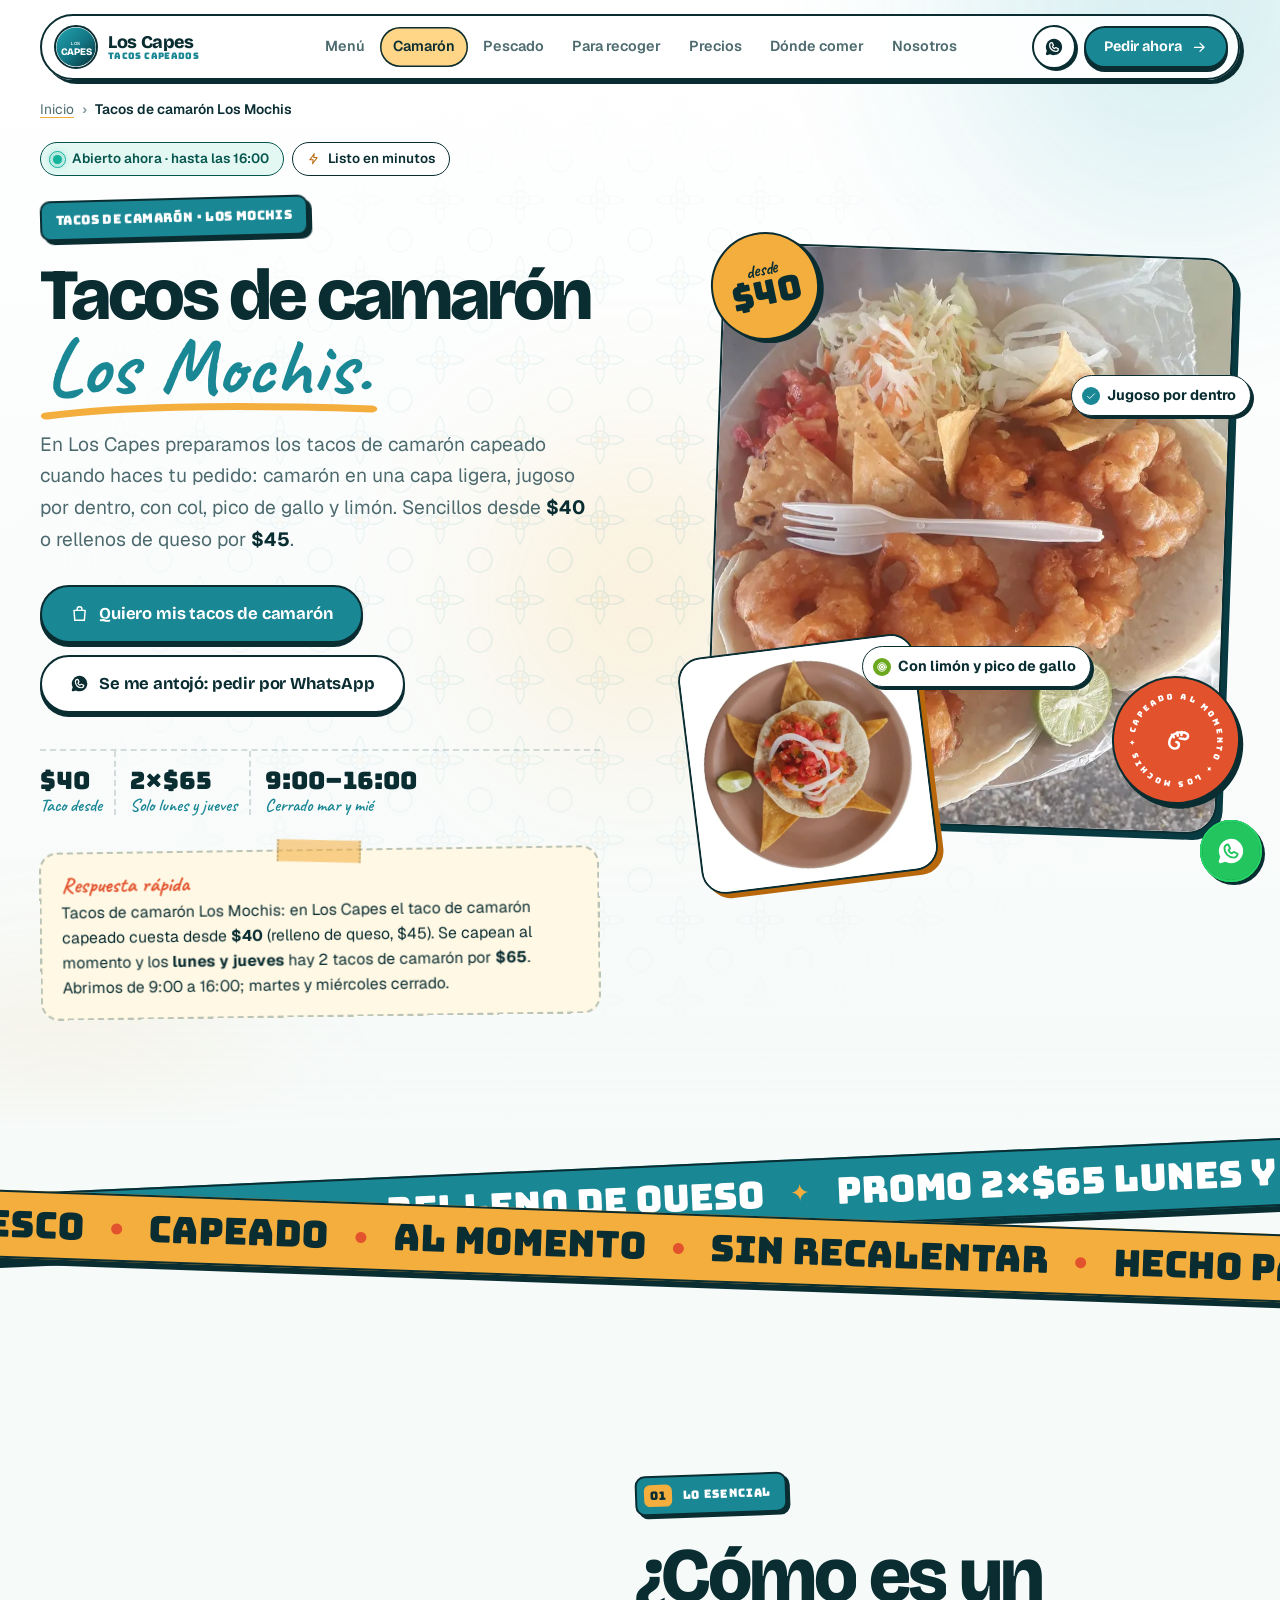
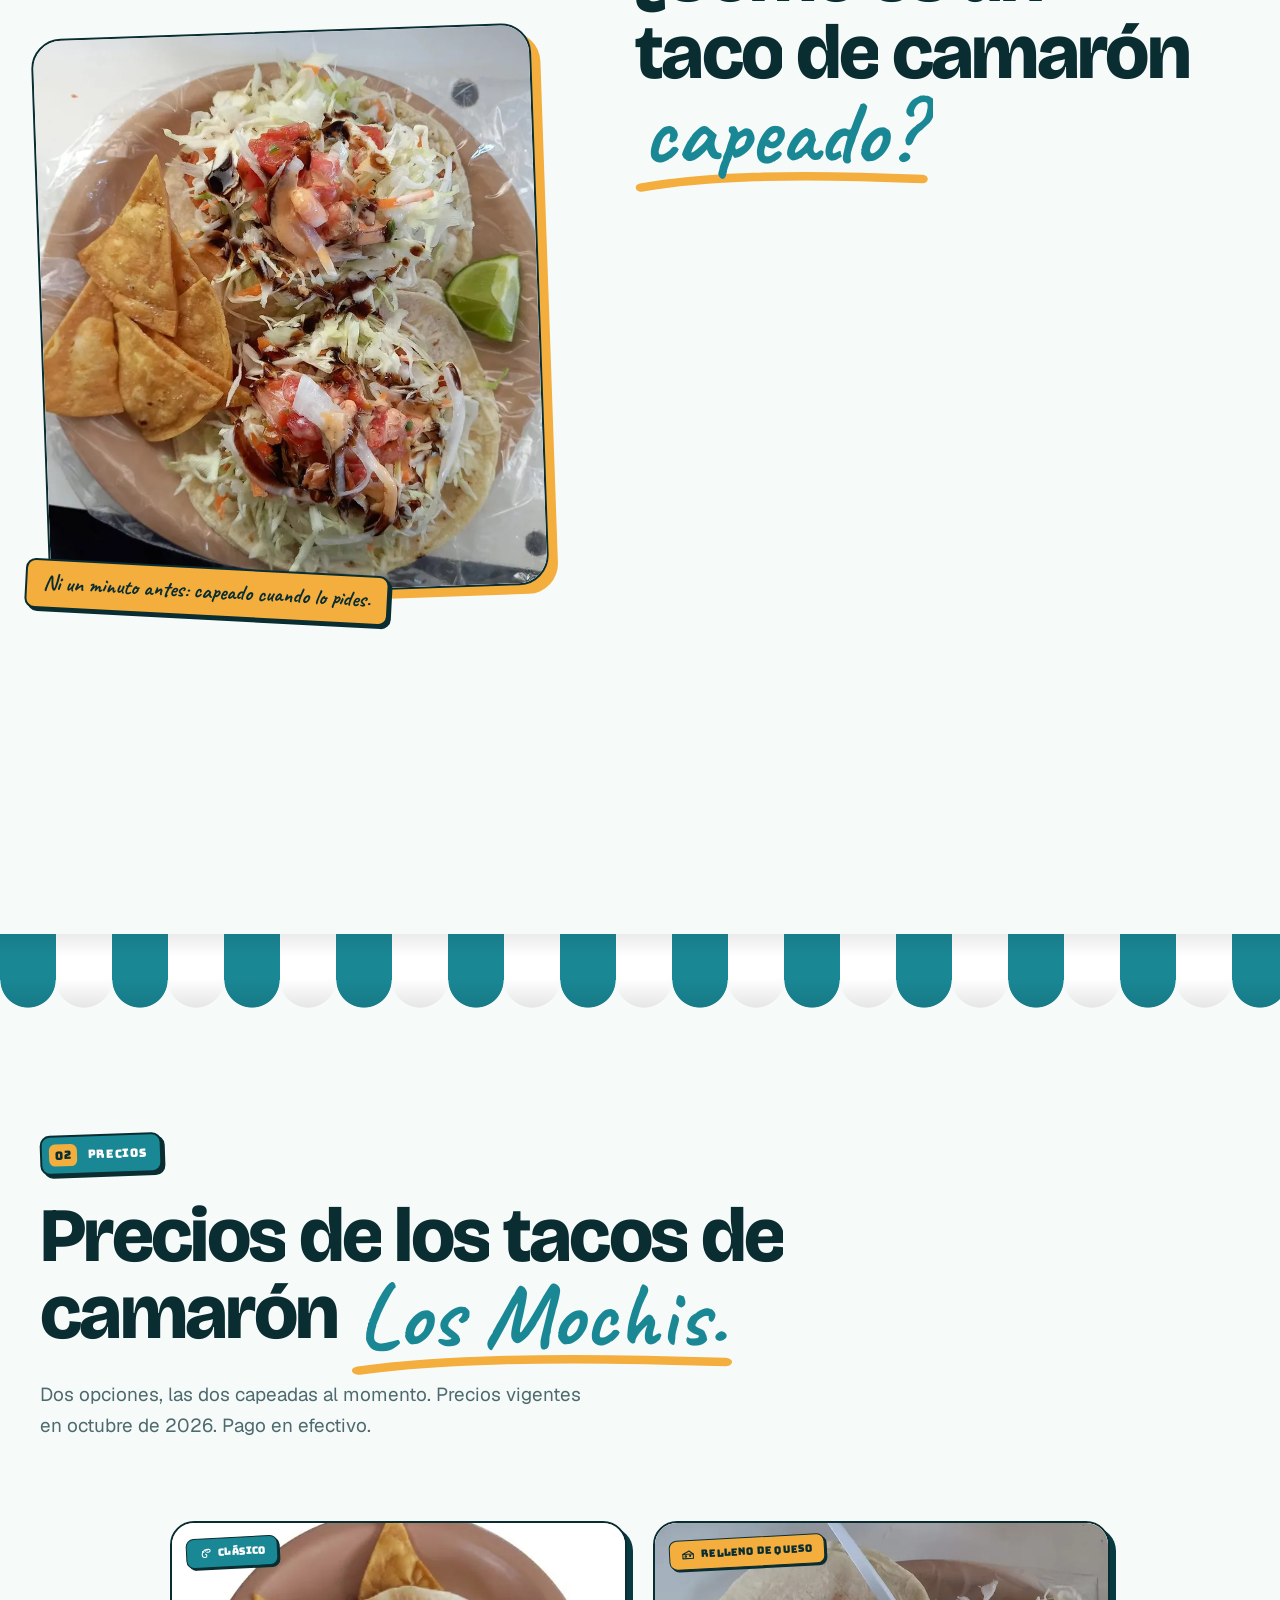
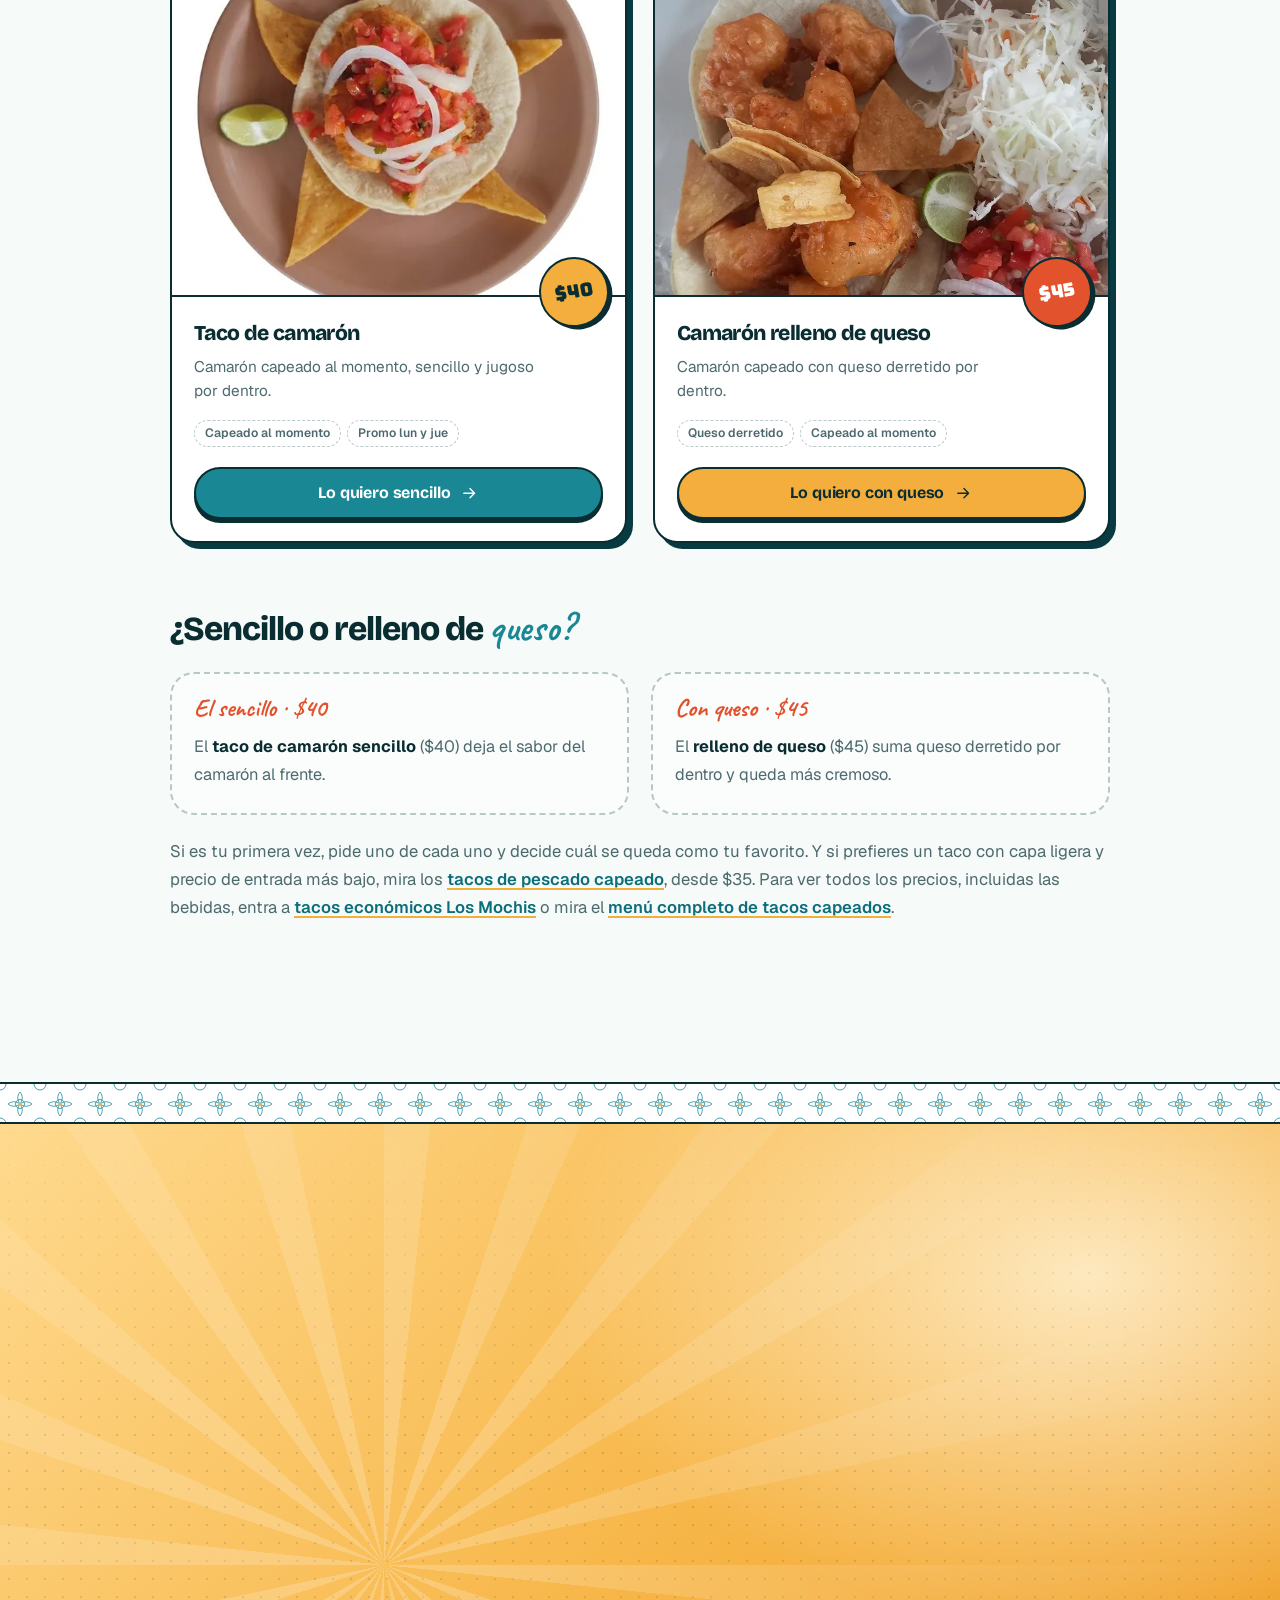
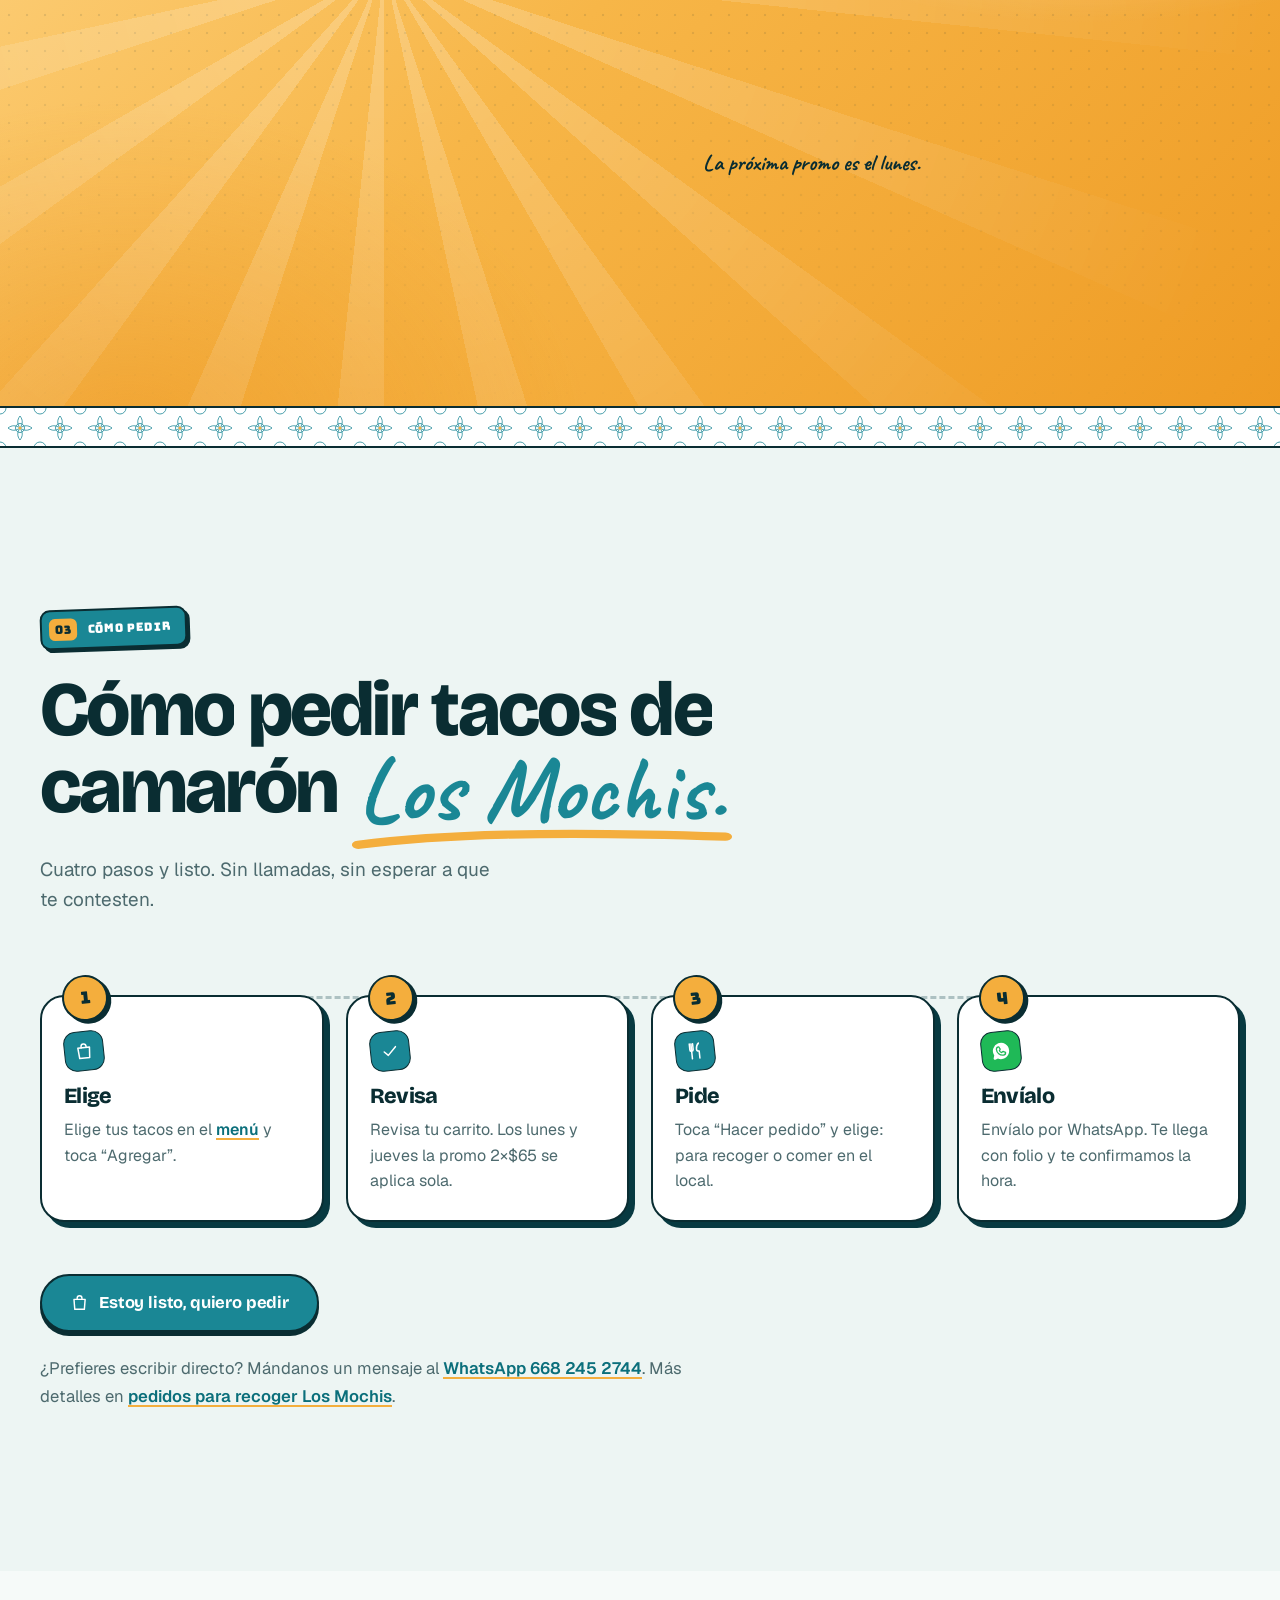
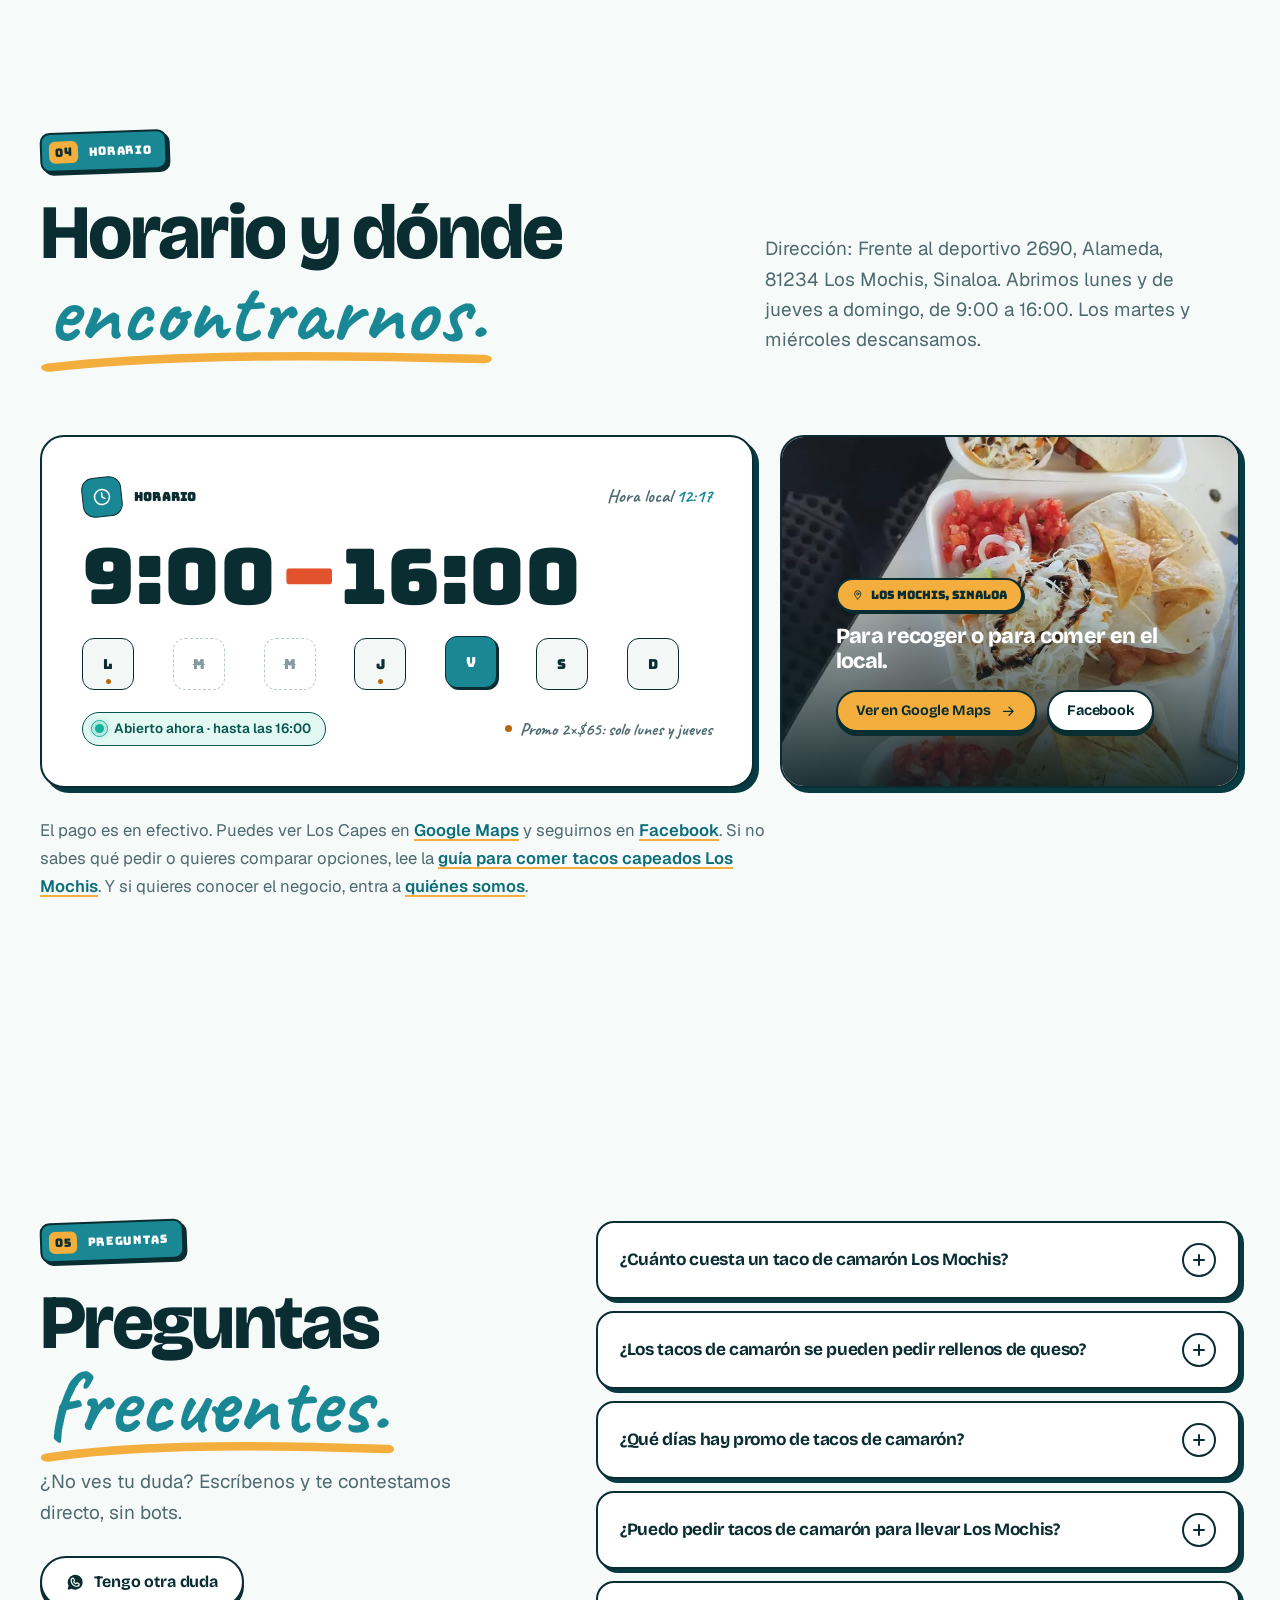
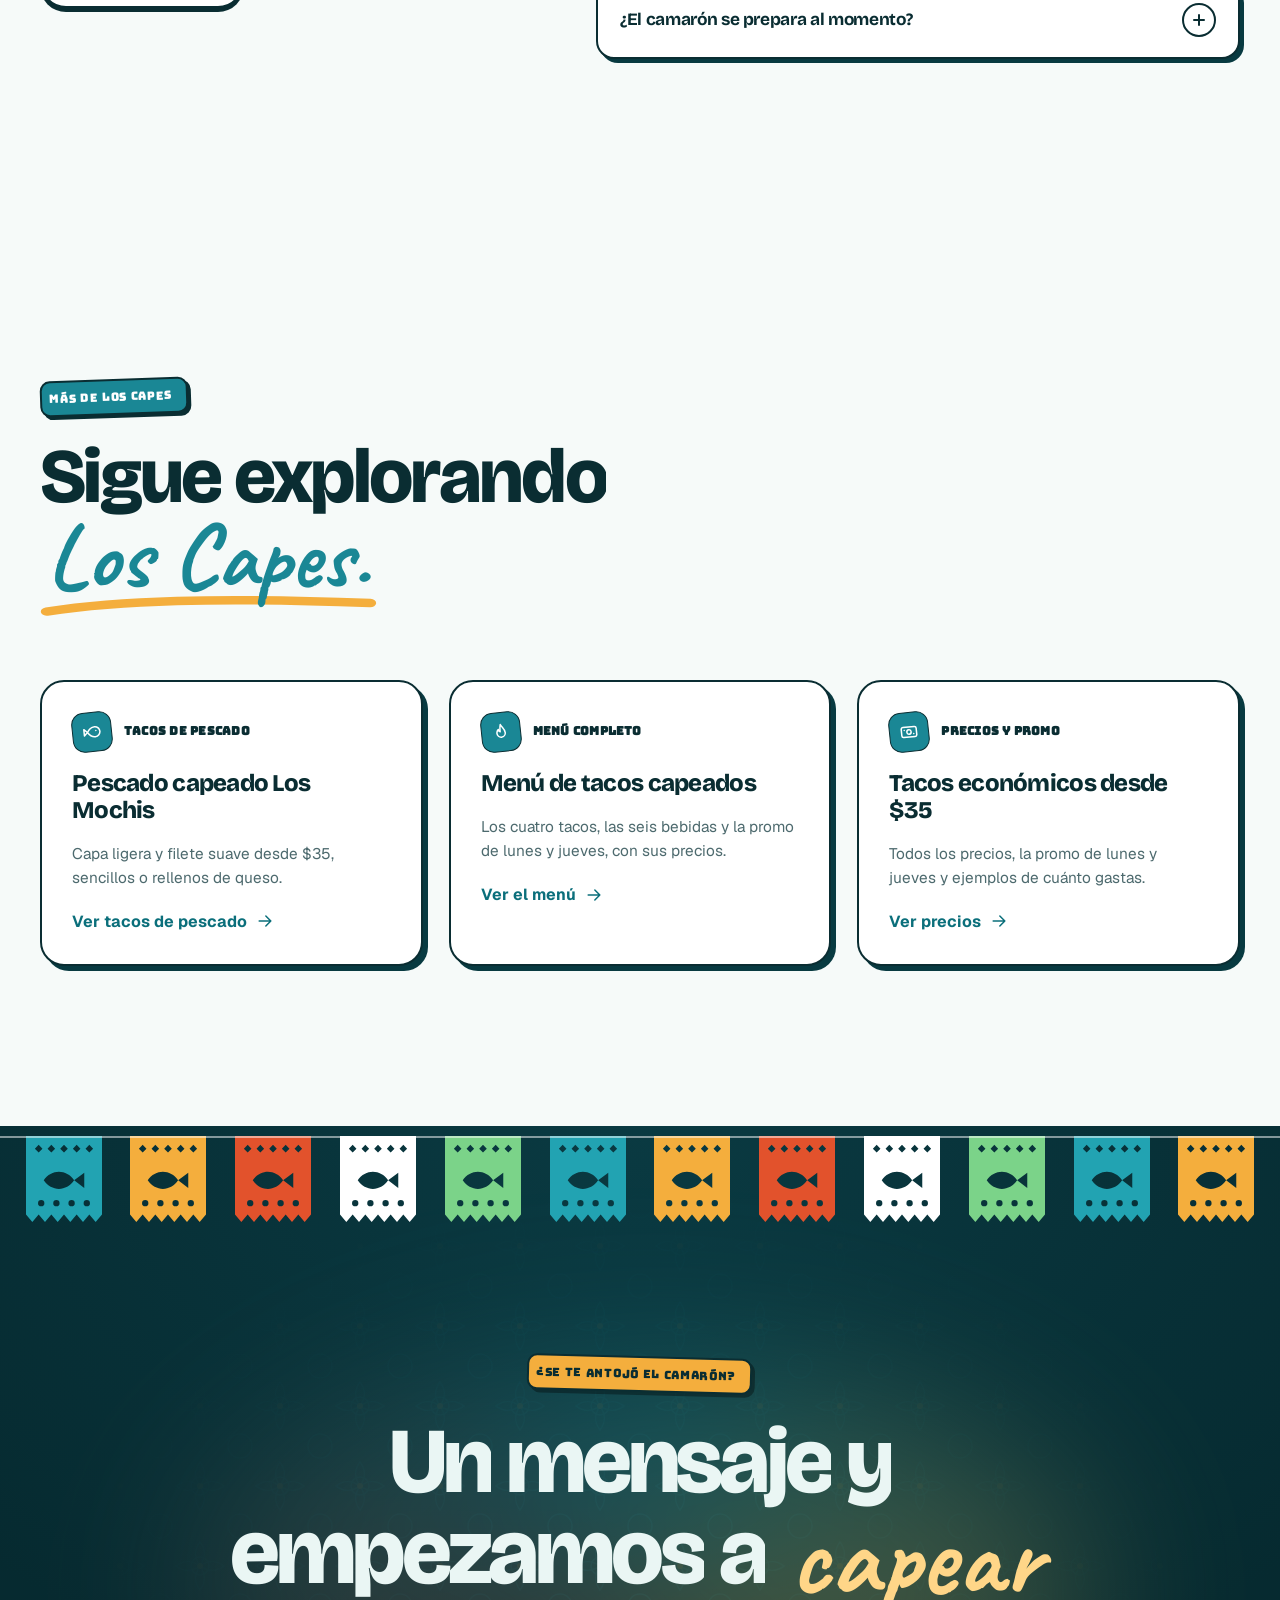
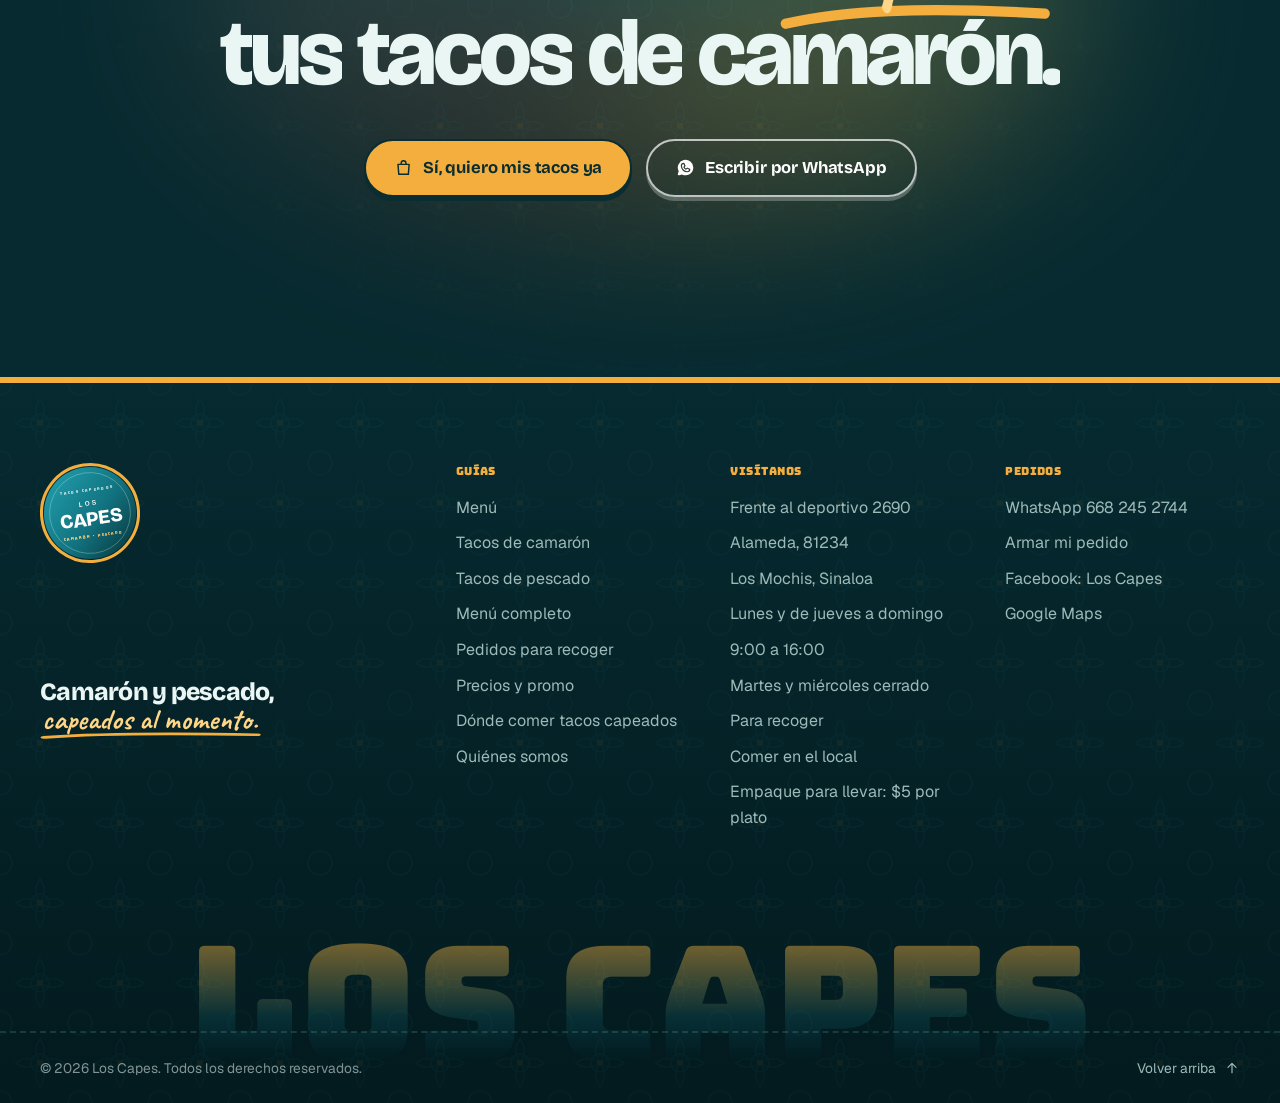
<file: tacos-de-camaron-los-mochis/index.html>
<!DOCTYPE html>
<html lang="es-MX" class="is-loaded">
<head>
  <meta charset="utf-8">
  <meta name="viewport" content="width=device-width, initial-scale=1, viewport-fit=cover">
  <script>
    /* Activa las animaciones de entrada. Si landing.js no llega a cargar en 4 s,
       se quita la clase "js" y todo el contenido queda visible. */
    (function (d) {
      d.classList.add("js");
      setTimeout(function () { if (!d.classList.contains("lp-ready")) d.classList.remove("js"); }, 4000);
    })(document.documentElement);
  </script>

  <!-- SEO LOCAL (Los Mochis, Sinaloa). Página de apoyo para posicionamiento indirecto.
       Dominio oficial: https://www.loscapes.com. Si cambia el dominio, actualiza canonical, og:url,
       og:image, el JSON-LD, robots.txt y sitemap.xml. -->
  <title>Tacos de Camarón Los Mochis desde $40 | Capeados al Momento</title>
  <meta name="description" content="Tacos de camarón Los Mochis, capeados al momento desde $40: sencillos o rellenos de queso ($45). 2 por $65 lunes y jueves. Pide por WhatsApp.">
  <meta name="keywords" content="tacos de camarón los mochis, tacos de camarón capeado, tacos de camarón capeado los mochis, camarón relleno de queso, tacos de camarón con queso, tacos de camarón para llevar los mochis, promo tacos de camarón, Los Capes">
  <meta name="author" content="Los Capes">
  <meta name="robots" content="index, follow, max-image-preview:large, max-snippet:-1, max-video-preview:-1">
  <link rel="canonical" href="https://www.loscapes.com/tacos-de-camaron-los-mochis/">
  <link rel="alternate" hreflang="es-MX" href="https://www.loscapes.com/tacos-de-camaron-los-mochis/">
  <link rel="alternate" hreflang="x-default" href="https://www.loscapes.com/tacos-de-camaron-los-mochis/">

  <meta name="geo.region" content="MX-SIN">
  <meta name="geo.placename" content="Los Mochis, Sinaloa">
  <meta name="geo.position" content="25.7981016;-109.0299785">
  <meta name="ICBM" content="25.7981016, -109.0299785">

  <meta name="color-scheme" content="light">
  <meta name="theme-color" content="#FFF8EC">

  <meta property="og:type" content="website">
  <meta property="og:locale" content="es_MX">
  <meta property="og:site_name" content="Los Capes">
  <meta property="og:title" content="Tacos de Camarón Los Mochis desde $40 | Capeados al Momento">
  <meta property="og:description" content="Tacos de camarón Los Mochis, capeados al momento desde $40: sencillos o rellenos de queso ($45). 2 por $65 lunes y jueves. Pide por WhatsApp.">
  <meta property="og:url" content="https://www.loscapes.com/tacos-de-camaron-los-mochis/">
  <meta property="og:image" content="https://www.loscapes.com/img/negocio/og-camaron.jpg">
  <meta property="og:image:type" content="image/jpeg">
  <meta property="og:image:width" content="1200">
  <meta property="og:image:height" content="630">
  <meta property="og:image:alt" content="Camarones capeados sobre tortilla con totopos, col y pico de gallo en Los Capes, Los Mochis">
  <meta name="twitter:card" content="summary_large_image">
  <meta name="twitter:title" content="Tacos de Camarón Los Mochis desde $40 | Capeados al Momento">
  <meta name="twitter:description" content="Tacos de camarón Los Mochis, capeados al momento desde $40: sencillos o rellenos de queso ($45). 2 por $65 lunes y jueves. Pide por WhatsApp.">
  <meta name="twitter:image" content="https://www.loscapes.com/img/negocio/og-camaron.jpg">
  <meta name="twitter:image:alt" content="Camarones capeados sobre tortilla con totopos, col y pico de gallo en Los Capes, Los Mochis">

  <link rel="icon" href="/favicon.ico" sizes="48x48">
  <link rel="icon" type="image/svg+xml" href="/img/icon.svg">
  <link rel="icon" type="image/png" sizes="192x192" href="/img/icon-192.png">
  <link rel="apple-touch-icon" sizes="180x180" href="/img/apple-touch-icon.png">
  <link rel="manifest" href="/manifest.webmanifest">

  <link rel="preconnect" href="https://fonts.googleapis.com">
  <link rel="preconnect" href="https://fonts.gstatic.com" crossorigin>
  <link rel="preload" as="style" href="https://fonts.googleapis.com/css2?family=Bungee&family=Caveat:wght@600;700&display=swap" onload="this.onload=null;this.rel='stylesheet'">
  <noscript><link rel="stylesheet" href="https://fonts.googleapis.com/css2?family=Bungee&family=Caveat:wght@600;700&display=swap"></noscript>
  <link rel="preload" href="/fonts/bricolage-grotesque-latin.woff2" as="font" type="font/woff2" crossorigin>
  <link rel="preload" href="/fonts/geist-latin.woff2" as="font" type="font/woff2" crossorigin>
  <link rel="preload" href="/img/negocio/lp-camaron-hero.webp" as="image" type="image/webp" fetchpriority="high">

  <link rel="stylesheet" href="/css/styles.css">
  <link rel="stylesheet" href="/css/landing.css">
  <script src="/js/landing.js" defer></script>

  <script type="application/ld+json">
  {
    "@context": "https://schema.org",
    "@type": "BreadcrumbList",
    "@id": "https://www.loscapes.com/tacos-de-camaron-los-mochis/#breadcrumb",
    "itemListElement": [
      {
        "@type": "ListItem",
        "position": 1,
        "name": "Inicio",
        "item": "https://www.loscapes.com/"
      },
      {
        "@type": "ListItem",
        "position": 2,
        "name": "Tacos de camarón Los Mochis",
        "item": "https://www.loscapes.com/tacos-de-camaron-los-mochis/"
      }
    ]
  }
  </script>
  <script type="application/ld+json">
  {
    "@context": "https://schema.org",
    "@type": "WebPage",
    "@id": "https://www.loscapes.com/tacos-de-camaron-los-mochis/#webpage",
    "url": "https://www.loscapes.com/tacos-de-camaron-los-mochis/",
    "name": "Tacos de Camarón Los Mochis desde $40 | Capeados al Momento",
    "description": "Tacos de camarón Los Mochis, capeados al momento desde $40: sencillos o rellenos de queso ($45). 2 por $65 lunes y jueves. Pide por WhatsApp.",
    "inLanguage": "es-MX",
    "isPartOf": {
      "@id": "https://www.loscapes.com/#website"
    },
    "about": {
      "@id": "https://www.loscapes.com/#restaurant"
    },
    "primaryImageOfPage": {
      "@type": "ImageObject",
      "url": "https://www.loscapes.com/img/negocio/og-camaron.jpg"
    },
    "datePublished": "2026-10-11",
    "dateModified": "2026-10-11",
    "breadcrumb": {
      "@id": "https://www.loscapes.com/tacos-de-camaron-los-mochis/#breadcrumb"
    }
  }
  </script>
  <script type="application/ld+json">
  {
    "@context": "https://schema.org",
    "@type": "FAQPage",
    "mainEntity": [
      {
        "@type": "Question",
        "name": "¿Cuánto cuesta un taco de camarón Los Mochis?",
        "acceptedAnswer": {
          "@type": "Answer",
          "text": "En Los Capes el taco de camarón capeado cuesta $40 y el relleno de queso $45. Los lunes y jueves, 2 tacos de camarón sencillos cuestan $65."
        }
      },
      {
        "@type": "Question",
        "name": "¿Los tacos de camarón se pueden pedir rellenos de queso?",
        "acceptedAnswer": {
          "@type": "Answer",
          "text": "Sí. El camarón relleno de queso cuesta $45 y lleva queso derretido por dentro. La promo de 2 por $65 no aplica a los rellenos."
        }
      },
      {
        "@type": "Question",
        "name": "¿Qué días hay promo de tacos de camarón?",
        "acceptedAnswer": {
          "@type": "Answer",
          "text": "Únicamente los lunes y jueves: 2 tacos de camarón capeado por $65. Esos días se aplica sola en tu pedido."
        }
      },
      {
        "@type": "Question",
        "name": "¿Puedo pedir tacos de camarón para llevar Los Mochis?",
        "acceptedAnswer": {
          "@type": "Answer",
          "text": "Sí. Pide por la página o por WhatsApp y pasa a recogerlos, o cómelos en el local. Para llevar se cobra empaque: $5 por plato."
        }
      },
      {
        "@type": "Question",
        "name": "¿El camarón se prepara al momento?",
        "acceptedAnswer": {
          "@type": "Answer",
          "text": "Sí. Capeamos cada taco cuando haces tu pedido, así que no hay camarón hecho desde temprano ni recalentado."
        }
      }
    ]
  }
  </script>
</head>
<body id="top" class="lp">
  <!-- Sprite: logotipo e iconos usados en esta página -->
  <svg xmlns="http://www.w3.org/2000/svg" width="0" height="0" style="position:absolute" aria-hidden="true" focusable="false">
    <defs>
      <linearGradient id="g-brand" x1="0" y1="0" x2="1" y2="1">
        <stop offset="0" stop-color="#22A3B2"/>
        <stop offset=".55" stop-color="#127380"/>
        <stop offset="1" stop-color="#062F35"/>
      </linearGradient>
      <linearGradient id="g-gold" x1="0" y1="0" x2="1" y2="1">
        <stop offset="0" stop-color="#FFE3A3"/>
        <stop offset="1" stop-color="#F0A93A"/>
      </linearGradient>
    </defs>
    <symbol id="logo-mono" viewBox="0 0 200 200">
      <circle cx="100" cy="100" r="98" fill="url(#g-brand)"/>
      <text x="100" y="90" text-anchor="middle" style="font-family:'Bricolage Grotesque',sans-serif" font-weight="600" font-size="24" letter-spacing="4" fill="#fff" fill-opacity=".9">LOS</text>
      <text x="100" y="140" text-anchor="middle" style="font-family:'Bricolage Grotesque',sans-serif" font-weight="800" font-size="50" letter-spacing="-1" fill="#fff">CAPES</text>
    </symbol>
    <symbol id="logo-badge" viewBox="0 0 200 200">
      <circle cx="100" cy="100" r="98" fill="url(#g-brand)"/>
      <circle cx="100" cy="100" r="86" fill="none" stroke="#fff" stroke-opacity=".35" stroke-width="1.5"/>
      <text x="100" y="54" text-anchor="middle" style="font-family:Bungee,sans-serif" font-weight="500" font-size="8" letter-spacing="3" fill="#fff" fill-opacity=".75">TACOS CAPEADOS</text>
      <text x="100" y="84" text-anchor="middle" style="font-family:'Bricolage Grotesque',sans-serif" font-weight="600" font-size="15" letter-spacing="4" fill="#fff" fill-opacity=".92">LOS</text>
      <text x="100" y="126" text-anchor="middle" style="font-family:'Bricolage Grotesque',sans-serif" font-weight="800" font-size="42" letter-spacing="-.5" fill="#fff">CAPES</text>
      <text x="100" y="152" text-anchor="middle" style="font-family:Bungee,sans-serif" font-weight="500" font-size="8" letter-spacing="2.4" fill="url(#g-gold)">CAMARÓN · PESCADO</text>
    </symbol>
    <symbol id="i-whatsapp" viewBox="0 0 256 256"><path fill="currentColor" stroke="none" d="M152.58,145.23l23,11.48A24,24,0,0,1,152,176a72.08,72.08,0,0,1-72-72A24,24,0,0,1,99.29,80.46l11.48,23L101,118a8,8,0,0,0-.73,7.51,56.47,56.47,0,0,0,30.15,30.15A8,8,0,0,0,138,155ZM232,128A104,104,0,0,1,79.12,219.82L45.07,231.17a16,16,0,0,1-20.24-20.24l11.35-34.05A104,104,0,1,1,232,128Zm-40,24a8,8,0,0,0-4.42-7.16l-32-16a8,8,0,0,0-8,.5l-14.69,9.8a40.55,40.55,0,0,1-16-16l9.8-14.69a8,8,0,0,0,.5-8l-16-32A8,8,0,0,0,104,64a40,40,0,0,0-40,40,88.1,88.1,0,0,0,88,88A40,40,0,0,0,192,152Z"/></symbol>
    <symbol id="i-arrow-right" viewBox="0 0 24 24"><path d="M5 12h14M13 6l6 6-6 6"/></symbol>
    <symbol id="i-bag" viewBox="0 0 24 24"><path d="M5 8h14l-1 12.5H6L5 8Z"/><path d="M9 8V6.5a3 3 0 0 1 6 0V8"/></symbol>
    <symbol id="i-bolt" viewBox="0 0 24 24"><path d="M13 3 5 14h6l-1 7 8-11h-6l1-7Z"/></symbol>
    <symbol id="i-shrimp" viewBox="0 0 24 24"><path d="M18 5C11.5 5 7 8.6 7 14c0 3 2 5 4.6 5 2 0 3.4-1.3 3.4-3 0-1.4-1-2.4-2.4-2.4"/><path d="M18 5c1.7 0 3 1.1 3 2.6S19.7 10.2 18 10.2h-3.2"/><path d="M10 10.2 8 8.4M12.8 8.4l-.9-2.4M15.6 7.4l-.2-2.4"/></symbol>
    <symbol id="i-check" viewBox="0 0 24 24"><path d="M5 12.5l4.5 4.5L19 7.5"/></symbol>
    <symbol id="i-lemon" viewBox="0 0 24 24"><circle cx="12" cy="12" r="8.5"/><circle cx="12" cy="12" r="5.5"/><path d="M12 6.5v11M6.5 12h11M8.1 8.1l7.8 7.8M15.9 8.1l-7.8 7.8"/></symbol>
    <symbol id="i-flame" viewBox="0 0 24 24"><path d="M12 3c1 3.2 5 5.6 5 10.2a5 5 0 0 1-10 0c0-2.1 1-3.6 2-4.6 0 1.6.8 2.6 2 3.1 0-3 0-5.6 1-8.7Z"/></symbol>
    <symbol id="i-cheese" viewBox="0 0 24 24"><path d="M3 18v-7.5L14 5l7 5.5V18H3Z"/><path d="M3 10.5h18"/><circle cx="8" cy="14.2" r="1.3"/><circle cx="15.5" cy="13.6" r="1"/></symbol>
    <symbol id="i-dine" viewBox="0 0 24 24"><path d="M6 3v7a2 2 0 0 0 4 0V3M8 3v18"/><path d="M17 3c-2.2 1.8-3 4.2-3 7 0 1.6 1 2.6 3 2.6V21"/></symbol>
    <symbol id="i-clock" viewBox="0 0 24 24"><circle cx="12" cy="12" r="9"/><path d="M12 7v5l3.2 2"/></symbol>
    <symbol id="i-pin" viewBox="0 0 24 24"><path d="M12 21s-6.5-5.6-6.5-11a6.5 6.5 0 0 1 13 0c0 5.4-6.5 11-6.5 11Z"/><circle cx="12" cy="10" r="2.3"/></symbol>
    <symbol id="i-fish" viewBox="0 0 24 24"><path d="M6.5 12c2.5-4 6-6 9-6 3.5 0 6 3 6 6s-2.5 6-6 6c-3 0-6.5-2-9-6Zm0 0L2.5 8.2v7.6L6.5 12Z"/><path d="M16.8 10.6h.01"/></symbol>
    <symbol id="i-cash" viewBox="0 0 24 24"><rect x="3" y="6" width="18" height="12" rx="2.2"/><circle cx="12" cy="12" r="2.6"/><path d="M6.5 9.5h.01M17.5 14.5h.01"/></symbol>
    <symbol id="papel" viewBox="0 0 60 70"><path fill="currentColor" fill-rule="evenodd" d="M0 0H60V62L55 68L50 62L45 68L40 62L35 68L30 62L25 68L20 62L15 68L10 62L5 68L0 62Z M10 7l3 3-3 3-3-3Z M20 7l3 3-3 3-3-3Z M30 7l3 3-3 3-3-3Z M40 7l3 3-3 3-3-3Z M50 7l3 3-3 3-3-3Z M14 35C20 26 32 26 38 35C32 44 20 44 14 35Z M38 35L46 29V41Z M9.5 53a2.5 2.5 0 1 0 5 0a2.5 2.5 0 1 0 -5 0Z M21.5 53a2.5 2.5 0 1 0 5 0a2.5 2.5 0 1 0 -5 0Z M33.5 53a2.5 2.5 0 1 0 5 0a2.5 2.5 0 1 0 -5 0Z M45.5 53a2.5 2.5 0 1 0 5 0a2.5 2.5 0 1 0 -5 0Z"/></symbol>
    <symbol id="i-arrow-up" viewBox="0 0 24 24"><path d="M12 19V5M6 11l6-6 6 6"/></symbol>
  </svg>

  <a class="skip" href="#contenido">Saltar al contenido</a>

  <header class="header pg-header is-scrolled" id="header">
    <div class="header__bar">
      <button class="burger" id="burger" type="button" aria-expanded="false" aria-controls="mobile-menu" aria-label="Abrir menú">
        <span></span><span></span>
      </button>

      <a class="brand" href="/" aria-label="Los Capes, ir al inicio">
        <svg class="brand__mark" aria-hidden="true" focusable="false"><use href="#logo-mono"/></svg>
        <span class="brand__text">
          <span class="brand__name">Los Capes</span>
          <span class="brand__tag">Tacos capeados</span>
        </span>
      </a>

      <nav class="nav" aria-label="Principal">
        <ul class="nav__list">
            <li><a class="nav__link" href="/#menu">Menú</a></li>
            <li><a class="nav__link" aria-current="page" href="/tacos-de-camaron-los-mochis/">Camarón</a></li>
            <li><a class="nav__link" href="/tacos-de-pescado-los-mochis/">Pescado</a></li>
            <li><a class="nav__link" href="/pedidos-para-recoger-los-mochis/">Para recoger</a></li>
            <li><a class="nav__link" href="/tacos-economicos-los-mochis/">Precios</a></li>
            <li><a class="nav__link" href="/donde-comer-tacos-capeados-los-mochis/">Dónde comer</a></li>
            <li><a class="nav__link" href="/quienes-somos-los-capes/">Nosotros</a></li>
        </ul>
      </nav>

      <div class="header__actions">
        <a class="cart-btn" href="https://wa.me/526682452744?text=Hola%20Los%20Capes%2C%20quiero%20hacer%20un%20pedido." target="_blank" rel="noopener noreferrer" aria-label="Pedir por WhatsApp"><svg class="i" aria-hidden="true" focusable="false"><use href="#i-whatsapp"/></svg></a>
        <a class="btn btn--primary btn--sm header__cta" href="/#menu">
          <span class="btn__label">Pedir ahora</span>
          <svg class="i" aria-hidden="true" focusable="false"><use href="#i-arrow-right"/></svg>
        </a>
      </div>
    </div>
  </header>

  <div class="mobile-menu" id="mobile-menu" inert>
    <div class="mobile-menu__bg" aria-hidden="true"></div>
    <nav class="mobile-menu__nav" aria-label="Menú móvil">
      <ol class="mobile-menu__list">
        <li><a href="/#menu"><span class="mobile-menu__num">01</span>Menú</a></li>
        <li><a href="/tacos-de-camaron-los-mochis/"><span class="mobile-menu__num">02</span>Tacos de camarón</a></li>
        <li><a href="/tacos-de-pescado-los-mochis/"><span class="mobile-menu__num">03</span>Tacos de pescado</a></li>
        <li><a href="/menu-tacos-capeados-los-mochis/"><span class="mobile-menu__num">04</span>Menú completo</a></li>
        <li><a href="/pedidos-para-recoger-los-mochis/"><span class="mobile-menu__num">05</span>Para recoger</a></li>
        <li><a href="/tacos-economicos-los-mochis/"><span class="mobile-menu__num">06</span>Precios y promo</a></li>
        <li><a href="/donde-comer-tacos-capeados-los-mochis/"><span class="mobile-menu__num">07</span>Dónde comer</a></li>
        <li><a href="/quienes-somos-los-capes/"><span class="mobile-menu__num">08</span>Quiénes somos</a></li>
      </ol>
    </nav>
    <div class="mobile-menu__foot">
      <a class="btn btn--primary btn--block" href="/#menu">
        <svg class="i" aria-hidden="true" focusable="false"><use href="#i-bag"/></svg>
        <span class="btn__label">Quiero hacer mi pedido</span>
      </a>
    </div>
  </div>

  <main id="contenido">
    <article>

      <!-- ================================================================
           HÉROE
           ================================================================ -->
      <header class="lp-hero" aria-labelledby="hero-title">
        <div class="hero__bg" aria-hidden="true">
          <div class="hero__aurora">
            <span class="aurora aurora--a"></span>
            <span class="aurora aurora--b"></span>
            <span class="aurora aurora--c"></span>
          </div>
          <div class="hero__grid"></div>
          <div class="lp-bubbles"><i style="--x:6%;--s:14px;--t:17s;--dl:-0s"></i><i style="--x:14%;--s:22px;--t:21s;--dl:-3s"></i><i style="--x:23%;--s:12px;--t:15s;--dl:-7s"></i><i style="--x:33%;--s:18px;--t:19s;--dl:-1s"></i><i style="--x:42%;--s:26px;--t:23s;--dl:-9s"></i><i style="--x:51%;--s:12px;--t:16s;--dl:-5s"></i><i style="--x:60%;--s:20px;--t:20s;--dl:-11s"></i><i style="--x:68%;--s:14px;--t:18s;--dl:-2s"></i><i style="--x:76%;--s:24px;--t:22s;--dl:-6s"></i><i style="--x:84%;--s:12px;--t:15s;--dl:-10s"></i><i style="--x:91%;--s:18px;--t:19s;--dl:-4s"></i><i style="--x:97%;--s:14px;--t:17s;--dl:-8s"></i></div>
        </div>

        <div class="container lp-hero__inner">
          <div class="lp-hero__copy">
            <nav class="crumbs" aria-label="Ruta de navegación" data-in style="--i:0">
              <ol>
                <li><a href="/">Inicio</a></li>
                <li aria-current="page">Tacos de camarón Los Mochis</li>
              </ol>
            </nav>

            <div class="lp-hero__chips" data-in style="--i:1">
              <p class="status" data-status data-open="false"><span class="status__dot" aria-hidden="true"></span><span data-status-text>Consultando horario</span></p>
              <p class="chip chip--ghost"><svg class="i" aria-hidden="true" focusable="false"><use href="#i-bolt"/></svg>Listo en minutos</p>
            </div>

            <p class="lp-kicker" data-in style="--i:2">Tacos de camarón · Los Mochis</p>

            <h1 class="lp-title" id="hero-title" data-in style="--i:3">Tacos de <span class="lp-nowrap">camarón</span> <em>Los Mochis.</em></h1>

            <p class="lp-lead" data-in style="--i:4">En Los Capes preparamos los tacos de camarón capeado cuando haces tu pedido: camarón en una capa ligera, jugoso por dentro, con col, pico de gallo y limón. Sencillos desde <strong>$40</strong> o rellenos de queso por <strong>$45</strong>.</p>

            <div class="lp-hero__cta" data-in style="--i:5">
              <a class="btn btn--primary btn--lg" data-magnetic href="/#menu">
                <svg class="i" aria-hidden="true" focusable="false"><use href="#i-bag"/></svg>
                <span class="btn__label">Quiero mis tacos de camarón</span>
              </a>
              <a class="btn btn--glass btn--lg" href="https://wa.me/526682452744?text=Hola%20Los%20Capes%2C%20quiero%20tacos%20de%20camar%C3%B3n." target="_blank" rel="noopener noreferrer">
                <svg class="i" aria-hidden="true" focusable="false"><use href="#i-whatsapp"/></svg>
                <span class="btn__label">Se me antojó: pedir por WhatsApp</span>
              </a>
            </div>

            <dl class="lp-metrics" data-in style="--i:6">
              <div class="lp-metric"><dt>Taco desde</dt><dd>$40</dd></div>
              <div class="lp-metric"><dt>Solo lunes y jueves</dt><dd>2×$65</dd></div>
              <div class="lp-metric"><dt>Cerrado mar y mié</dt><dd>9:00–16:00</dd></div>
            </dl>

            <aside class="lp-answer" aria-label="Respuesta rápida" data-in style="--i:7">
              <span class="lp-answer__label">Respuesta rápida</span>
              Tacos de camarón Los Mochis: en Los Capes el taco de camarón capeado cuesta desde <strong>$40</strong> (relleno de queso, $45). Se capean al momento y los <strong>lunes y jueves</strong> hay 2 tacos de camarón por <strong>$65</strong>. Abrimos de 9:00 a 16:00; martes y miércoles cerrado.
            </aside>
          </div>

          <div class="lp-hero__visual" data-in style="--i:3">
            <figure class="lp-photo lp-photo--main">
              <img src="/img/negocio/lp-camaron-hero.webp" width="900" height="914" fetchpriority="high" decoding="async" alt="Camarones capeados recién hechos sobre tortilla, con col, pico de gallo, cebolla, totopos y limón">
            </figure>
            <figure class="lp-photo lp-photo--small">
              <img src="/img/negocio/lp-camaron-plato.webp" width="640" height="640" decoding="async" alt="Taco de camarón capeado con pico de gallo y cebolla sobre un plato, visto desde arriba">
            </figure>
            <div class="lp-sticker lp-sticker--price" aria-hidden="true"><small>desde</small><b>$40</b></div>
            <div class="lp-stamp" aria-hidden="true">
              <svg viewBox="0 0 120 120" focusable="false"><defs><path id="lp-stamp-path" d="M60,60 m-44,0 a44,44 0 1,1 88,0 a44,44 0 1,1 -88,0"/></defs><text><textPath href="#lp-stamp-path" textLength="270" lengthAdjust="spacing">CAPEADO AL MOMENTO ✦ LOS MOCHIS ✦ </textPath></text></svg>
              <svg class="i" aria-hidden="true" focusable="false"><use href="#i-shrimp"/></svg>
            </div>
            <span class="lp-float lp-float--a" aria-hidden="true"><svg class="i" aria-hidden="true" focusable="false"><use href="#i-check"/></svg>Jugoso por dentro</span>
            <span class="lp-float lp-float--b" aria-hidden="true"><svg class="i" aria-hidden="true" focusable="false"><use href="#i-lemon"/></svg>Con limón y pico de gallo</span>
          </div>
        </div>
      </header>

      <!-- Cintas cruzadas (decorativas) -->
      <div class="ticker" aria-hidden="true">
        <div class="ticker__row"><div class="ticker__track"><span>Camarón capeado</span><i>✦</i><span>Relleno de queso</span><i>✦</i><span>Promo 2×$65 lunes y jueves</span><i>✦</i><span>Los Mochis</span><i>✦</i><span>Capeado al momento</span><i>✦</i><span>Camarón capeado</span><i>✦</i><span>Relleno de queso</span><i>✦</i><span>Promo 2×$65 lunes y jueves</span><i>✦</i><span>Los Mochis</span><i>✦</i><span>Capeado al momento</span><i>✦</i><span>Camarón capeado</span><i>✦</i><span>Relleno de queso</span><i>✦</i><span>Promo 2×$65 lunes y jueves</span><i>✦</i><span>Los Mochis</span><i>✦</i><span>Capeado al momento</span><i>✦</i><span>Camarón capeado</span><i>✦</i><span>Relleno de queso</span><i>✦</i><span>Promo 2×$65 lunes y jueves</span><i>✦</i><span>Los Mochis</span><i>✦</i><span>Capeado al momento</span><i>✦</i></div></div>
        <div class="ticker__row ticker__row--outline ticker__row--reverse"><div class="ticker__track"><span>Fresco</span><i>●</i><span>Capeado</span><i>●</i><span>Al momento</span><i>●</i><span>Sin recalentar</span><i>●</i><span>Hecho para ti</span><i>●</i><span>Fresco</span><i>●</i><span>Capeado</span><i>●</i><span>Al momento</span><i>●</i><span>Sin recalentar</span><i>●</i><span>Hecho para ti</span><i>●</i><span>Fresco</span><i>●</i><span>Capeado</span><i>●</i><span>Al momento</span><i>●</i><span>Sin recalentar</span><i>●</i><span>Hecho para ti</span><i>●</i><span>Fresco</span><i>●</i><span>Capeado</span><i>●</i><span>Al momento</span><i>●</i><span>Sin recalentar</span><i>●</i><span>Hecho para ti</span><i>●</i></div></div>
      </div>

      <!-- ================================================================
           HISTORIA: ¿Cómo es un taco de camarón capeado?
           ================================================================ -->
      <section class="section lp-story" id="que-es" aria-labelledby="story-title">
        <div class="container lp-story__grid">
          <div class="lp-story__media" data-reveal="scale">
            <figure class="lp-frame">
              <img src="/img/negocio/lp-camaron-tacos.webp" width="900" height="928" loading="lazy" decoding="async" alt="Dos tacos capeados con col, pico de gallo y aderezo, con limón: así llega tu pedido de tacos de camarón Los Mochis">
            </figure>
            <p class="lp-note">Ni un minuto antes: capeado cuando lo pides.</p>
          </div>

          <div class="lp-story__copy">
            <p class="eyebrow" data-reveal><span>01</span>Lo esencial</p>
            <h2 class="sec-title" id="story-title" data-split>¿Cómo es un taco de camarón <em>capeado?</em></h2>
            <p data-reveal>Capeado quiere decir que el camarón va cubierto con una capa ligera de masa antes de cocinarse. El resultado es un taco con una capa suave por fuera y el camarón jugoso por dentro, servido sobre tortilla con col, pico de gallo y limón. Es parte de la tradición taquera de Los Mochis, junto a los tacos de pescado.</p>
            <p data-reveal>En Los Capes no tenemos camarones hechos desde temprano esperando en una charola. Cuando haces tu pedido, el camarón pasa por el capeado y sale directo a tu tortilla. Por eso cada taco llega <strong>fresco y listo para morder</strong>, sin recalentar.</p>

            <ul class="lp-feats">
              <li class="lp-feat" data-reveal>
                <span class="cell__icon"><svg class="i" aria-hidden="true" focusable="false"><use href="#i-flame"/></svg></span>
                <span><b>Capeado al momento</b><span>Sin camarón hecho desde temprano.</span></span>
              </li>
              <li class="lp-feat" data-reveal style="--d:1">
                <span class="cell__icon"><svg class="i" aria-hidden="true" focusable="false"><use href="#i-shrimp"/></svg></span>
                <span><b>Jugoso por dentro</b><span>Capa ligera y el camarón al frente.</span></span>
              </li>
              <li class="lp-feat" data-reveal style="--d:2">
                <span class="cell__icon"><svg class="i" aria-hidden="true" focusable="false"><use href="#i-lemon"/></svg></span>
                <span><b>Con col, pico de gallo y limón</b><span>Listo para morder, como debe ser.</span></span>
              </li>
            </ul>
          </div>
        </div>
      </section>

      <!-- ================================================================
           PRECIOS (tarjetas con el estilo del menú de la home)
           ================================================================ -->
      <section class="section menu lp-menu" id="precios" aria-labelledby="menu-title">
        <div class="awning" aria-hidden="true"></div>
        <div class="container">
          <header class="sec-head">
            <p class="eyebrow" data-reveal><span>02</span>Precios</p>
            <h2 class="sec-title" id="menu-title" data-split>Precios de los tacos de camarón <em>Los Mochis.</em></h2>
            <p class="sec-lead" data-reveal>Dos opciones, las dos capeadas al momento. Precios vigentes en octubre de 2026. Pago en efectivo.</p>
          </header>

          <div class="lp-dishes">
            <article class="dish" data-reveal data-tilt data-spot>
              <figure class="dish__media">
                <img src="/img/negocio/lp-camaron-plato.webp" width="640" height="640" loading="lazy" decoding="async" alt="Taco de camarón capeado con pico de gallo, cebolla y limón sobre un plato con totopos">
                <span class="dish__badge dish__badge--teal"><svg class="i" aria-hidden="true" focusable="false"><use href="#i-shrimp"/></svg>Clásico</span>
              </figure>
              <div class="dish__body">
                <div class="dish__row">
                  <h3 class="dish__name">Taco de camarón</h3>
                  <p class="dish__price">$40</p>
                </div>
                <p class="dish__desc">Camarón capeado al momento, sencillo y jugoso por dentro.</p>
                <ul class="dish__tags"><li>Capeado al momento</li><li>Promo lun y jue</li></ul>
              </div>
              <div class="dish__foot">
                <a class="btn btn--primary" href="/#menu">
                  <span class="btn__label">Lo quiero sencillo</span>
                  <svg class="i" aria-hidden="true" focusable="false"><use href="#i-arrow-right"/></svg>
                </a>
              </div>
            </article>

            <article class="dish dish--cheese" data-reveal style="--d:1" data-tilt data-spot>
              <figure class="dish__media">
                <img src="/img/negocio/lp-camaron-queso.webp" width="800" height="932" loading="lazy" decoding="async" style="object-position:50% 38%" alt="Camarón capeado de Los Capes sobre tortilla con totopos, col, pico de gallo, cebolla y limón">
                <span class="dish__badge"><svg class="i" aria-hidden="true" focusable="false"><use href="#i-cheese"/></svg>Relleno de queso</span>
              </figure>
              <div class="dish__body">
                <div class="dish__row">
                  <h3 class="dish__name">Camarón relleno de queso</h3>
                  <p class="dish__price">$45</p>
                </div>
                <p class="dish__desc">Camarón capeado con queso derretido por dentro.</p>
                <ul class="dish__tags"><li>Queso derretido</li><li>Capeado al momento</li></ul>
              </div>
              <div class="dish__foot">
                <a class="btn btn--gold" href="/#menu">
                  <span class="btn__label">Lo quiero con queso</span>
                  <svg class="i" aria-hidden="true" focusable="false"><use href="#i-arrow-right"/></svg>
                </a>
              </div>
            </article>
          </div>

          <div class="lp-pick">
            <h3 class="lp-pick__title" data-reveal>¿Sencillo o relleno de <em>queso?</em></h3>
            <div class="lp-pick__card" data-reveal>
              <span class="lp-pick__tag">El sencillo · $40</span>
              <p class="lp-pick__txt">El <strong>taco de camarón sencillo</strong> ($40) deja el sabor del camarón al frente.</p>
            </div>
            <div class="lp-pick__card" data-reveal style="--d:1">
              <span class="lp-pick__tag">Con queso · $45</span>
              <p class="lp-pick__txt">El <strong>relleno de queso</strong> ($45) suma queso derretido por dentro y queda más cremoso.</p>
            </div>
            <p class="lp-pick__more" data-reveal>Si es tu primera vez, pide uno de cada uno y decide cuál se queda como tu favorito. Y si prefieres un taco con capa ligera y precio de entrada más bajo, mira los <a href="/tacos-de-pescado-los-mochis/">tacos de pescado capeado</a>, desde $35. Para ver todos los precios, incluidas las bebidas, entra a <a href="/tacos-economicos-los-mochis/">tacos económicos Los Mochis</a> o mira el <a href="/menu-tacos-capeados-los-mochis/">menú completo de tacos capeados</a>.</p>
          </div>
        </div>
      </section>

      <!-- ================================================================
           PROMO (póster de la home, con el texto de esta página)
           ================================================================ -->
      <section class="promo lp-promo" id="promo" aria-labelledby="promo-title">
        <div class="promo__bg" aria-hidden="true">
          <span class="promo__burst"></span>
          <span class="promo__rays"></span>
        </div>
        <div class="container promo__inner">
          <div class="promo__figure" aria-hidden="true" data-reveal="scale">
            <span class="promo__num"><span data-count-to="2">2</span></span>
            <span class="promo__x">×</span>
            <span class="promo__price">$<span data-count-to="65">65</span></span>
            <span class="promo__stamp">
              <svg viewBox="0 0 120 120">
                <defs><path id="stamp-path" d="M60,60 m-44,0 a44,44 0 1,1 88,0 a44,44 0 1,1 -88,0"/></defs>
                <text><textPath href="#stamp-path" textLength="270" lengthAdjust="spacing">SOLO LUN Y JUE ✦ AHORRA $15 ✦ </textPath></text>
              </svg>
              <b>Promo</b>
            </span>
          </div>

          <div class="promo__copy">
            <p class="promo-chip promo-chip--dark" data-promo data-active="false" data-reveal><span class="promo-chip__dot" aria-hidden="true"></span><span data-promo-text>Solo lunes y jueves</span></p>
            <h2 class="promo__title" id="promo-title" data-split>2 tacos de camarón por $65, lunes y jueves.</h2>
            <p class="promo__text" data-reveal>La promo de lunes y jueves ahorra $15 por cada par: dos tacos de camarón sueltos suman $80. Aplica solo a los tacos de camarón sencillos, no a los rellenos de queso ni a los de pescado, y esos días se aplica sola en tu carrito.</p>
            <ul class="promo__list" data-reveal>
              <li><svg class="i" aria-hidden="true" focusable="false"><use href="#i-check"/></svg>Válida únicamente los lunes y jueves</li>
              <li><svg class="i" aria-hidden="true" focusable="false"><use href="#i-check"/></svg>Solo en tacos de camarón sencillos</li>
              <li><svg class="i" aria-hidden="true" focusable="false"><use href="#i-check"/></svg>Se aplica sola en tu pedido</li>
            </ul>
            <p class="lp-daynote" data-daynote aria-live="polite"></p>
            <div class="promo__actions" data-reveal>
              <a class="btn btn--dark btn--lg" data-magnetic href="/#menu">
                <svg class="i" aria-hidden="true" focusable="false"><use href="#i-bag"/></svg>
                <span class="btn__label">Aparta mi promo de hoy</span>
              </a>
            </div>
          </div>
        </div>
      </section>

      <!-- ================================================================
           CÓMO PEDIR
           ================================================================ -->
      <section class="section lp-steps" id="como-pedir" aria-labelledby="steps-title">
        <div class="container">
          <header class="sec-head">
            <p class="eyebrow" data-reveal><span>03</span>Cómo pedir</p>
            <h2 class="sec-title" id="steps-title" data-split>Cómo pedir tacos de camarón <em>Los Mochis.</em></h2>
            <p class="sec-lead" data-reveal>Cuatro pasos y listo. Sin llamadas, sin esperar a que te contesten.</p>
          </header>

          <ol class="lp-steps__list">
            <li class="lp-step" data-reveal>
              <span class="lp-step__num">1</span>
              <span class="cell__icon"><svg class="i" aria-hidden="true" focusable="false"><use href="#i-bag"/></svg></span>
              <h3>Elige</h3>
              <p>Elige tus tacos en el <a href="/#menu">menú</a> y toca “Agregar”.</p>
            </li>
            <li class="lp-step" data-reveal style="--d:1">
              <span class="lp-step__num">2</span>
              <span class="cell__icon"><svg class="i" aria-hidden="true" focusable="false"><use href="#i-check"/></svg></span>
              <h3>Revisa</h3>
              <p>Revisa tu carrito. Los lunes y jueves la promo 2×$65 se aplica sola.</p>
            </li>
            <li class="lp-step" data-reveal style="--d:2">
              <span class="lp-step__num">3</span>
              <span class="cell__icon"><svg class="i" aria-hidden="true" focusable="false"><use href="#i-dine"/></svg></span>
              <h3>Pide</h3>
              <p>Toca “Hacer pedido” y elige: para recoger o comer en el local.</p>
            </li>
            <li class="lp-step" data-reveal style="--d:3">
              <span class="lp-step__num">4</span>
              <span class="cell__icon cell__icon--wa"><svg class="i" aria-hidden="true" focusable="false"><use href="#i-whatsapp"/></svg></span>
              <h3>Envíalo</h3>
              <p>Envíalo por WhatsApp. Te llega con folio y te confirmamos la hora.</p>
            </li>
          </ol>

          <div class="lp-after" data-reveal>
            <a class="btn btn--primary btn--lg" data-magnetic href="/#menu">
              <svg class="i" aria-hidden="true" focusable="false"><use href="#i-bag"/></svg>
              <span class="btn__label">Estoy listo, quiero pedir</span>
            </a>
            <p>¿Prefieres escribir directo? Mándanos un mensaje al <a href="https://wa.me/526682452744?text=Hola%20Los%20Capes%2C%20quiero%20tacos%20de%20camar%C3%B3n." target="_blank" rel="noopener noreferrer">WhatsApp 668 245 2744</a>. Más detalles en <a href="/pedidos-para-recoger-los-mochis/">pedidos para recoger Los Mochis</a>.</p>
          </div>
        </div>
      </section>

      <!-- ================================================================
           HORARIO Y UBICACIÓN
           ================================================================ -->
      <section class="section hours-sec lp-visit" id="horario" aria-labelledby="hours-title">
        <div class="container">
          <header class="sec-head sec-head--split">
            <div>
              <p class="eyebrow" data-reveal><span>04</span>Horario</p>
              <h2 class="sec-title" id="hours-title" data-split>Horario y dónde <em>encontrarnos.</em></h2>
            </div>
            <p class="sec-lead" data-reveal>Dirección: Frente al deportivo 2690, Alameda, 81234 Los Mochis, Sinaloa. Abrimos lunes y de jueves a domingo, de 9:00 a 16:00. Los martes y miércoles descansamos.</p>
          </header>

          <div class="hours-grid">
            <article class="cell cell--hours" data-reveal data-spot>
              <div class="cell__head">
                <span class="cell__icon"><svg class="i" aria-hidden="true" focusable="false"><use href="#i-clock"/></svg></span>
                <h3 class="cell__label">Horario</h3>
                <p class="cell__clock" aria-live="off">Hora local <span id="local-clock">--:--</span></p>
              </div>
              <p class="cell__big">9:00<span>–</span>16:00</p>
              <ul class="week" data-week aria-label="Días de servicio">
              <li data-day="1"><abbr title="Lunes">L</abbr></li>
              <li data-day="2" class="is-off"><abbr title="Martes, cerrado">M</abbr></li>
              <li data-day="3" class="is-off"><abbr title="Miércoles, cerrado">M</abbr></li>
              <li data-day="4"><abbr title="Jueves">J</abbr></li>
              <li data-day="5"><abbr title="Viernes">V</abbr></li>
              <li data-day="6"><abbr title="Sábado">S</abbr></li>
              <li data-day="0"><abbr title="Domingo">D</abbr></li>
              </ul>
              <div class="cell__foot">
                <p class="status" data-status data-open="false"><span class="status__dot" aria-hidden="true"></span><span data-status-text>Consultando horario</span></p>
                <p class="legend"><span class="legend__dot"></span>Promo 2×$65: solo lunes y jueves</p>
              </div>
            </article>

            <article class="cell cell--photo" data-reveal style="--d:1">
              <img src="/img/negocio/lp-charolas.webp" width="760" height="1121" loading="lazy" decoding="async" alt="Tres charolas de tacos capeados con col, pico de gallo y limón, listas para llevar Los Mochis">
              <div class="cell__photo-copy">
                <span class="chip chip--glass"><svg class="i" aria-hidden="true" focusable="false"><use href="#i-pin"/></svg>Los Mochis, Sinaloa</span>
                <p>Para recoger o para comer en el local.</p>
                <div class="lp-photo-actions">
                  <a class="btn btn--gold btn--sm" href="https://maps.app.goo.gl/AuPFGoGtbXwhij196" target="_blank" rel="noopener noreferrer"><span class="btn__label">Ver en Google Maps</span><svg class="i" aria-hidden="true" focusable="false"><use href="#i-arrow-right"/></svg></a>
                  <a class="btn btn--glass btn--sm" href="https://www.facebook.com/p/los-capes-61551611623002/" target="_blank" rel="noopener noreferrer"><span class="btn__label">Facebook</span></a>
                </div>
              </div>
            </article>
          </div>

          <p class="lp-visit-note" data-reveal>El pago es en efectivo. Puedes ver Los Capes en <a href="https://maps.app.goo.gl/AuPFGoGtbXwhij196" target="_blank" rel="noopener noreferrer">Google Maps</a> y seguirnos en <a href="https://www.facebook.com/p/los-capes-61551611623002/" target="_blank" rel="noopener noreferrer">Facebook</a>. Si no sabes qué pedir o quieres comparar opciones, lee la <a href="/donde-comer-tacos-capeados-los-mochis/">guía para comer tacos capeados Los Mochis</a>. Y si quieres conocer el negocio, entra a <a href="/quienes-somos-los-capes/">quiénes somos</a>.</p>
        </div>
      </section>

      <!-- ================================================================
           PREGUNTAS FRECUENTES
           ================================================================ -->
      <section class="section faq" id="preguntas" aria-labelledby="faq-title">
        <div class="container faq__layout">
          <header class="sec-head faq__head">
            <p class="eyebrow" data-reveal><span>05</span>Preguntas</p>
            <h2 class="sec-title" id="faq-title" data-split>Preguntas <em>frecuentes.</em></h2>
            <p class="sec-lead" data-reveal>¿No ves tu duda? Escríbenos y te contestamos directo, sin bots.</p>
            <a class="btn btn--glass" data-magnetic data-reveal href="https://wa.me/526682452744?text=Hola%20Los%20Capes%2C%20tengo%20una%20pregunta." target="_blank" rel="noopener noreferrer">
              <svg class="i" aria-hidden="true" focusable="false"><use href="#i-whatsapp"/></svg>
              <span class="btn__label">Tengo otra duda</span>
            </a>
          </header>

          <div class="faq__list">
          <details class="faq__item" name="faq" data-reveal>
            <summary><span>¿Cuánto cuesta un taco de camarón Los Mochis?</span><span class="faq__icon" aria-hidden="true"></span></summary>
            <div class="faq__answer"><p>En Los Capes el taco de camarón capeado cuesta $40 y el relleno de queso $45. Los lunes y jueves, 2 tacos de camarón sencillos cuestan $65.</p></div>
          </details>
          <details class="faq__item" name="faq" data-reveal style="--d:1">
            <summary><span>¿Los tacos de camarón se pueden pedir rellenos de queso?</span><span class="faq__icon" aria-hidden="true"></span></summary>
            <div class="faq__answer"><p>Sí. El camarón relleno de queso cuesta $45 y lleva queso derretido por dentro. La promo de 2 por $65 no aplica a los rellenos.</p></div>
          </details>
          <details class="faq__item" name="faq" data-reveal style="--d:2">
            <summary><span>¿Qué días hay promo de tacos de camarón?</span><span class="faq__icon" aria-hidden="true"></span></summary>
            <div class="faq__answer"><p>Únicamente los lunes y jueves: 2 tacos de camarón capeado por $65. Esos días se aplica sola en tu pedido.</p></div>
          </details>
          <details class="faq__item" name="faq" data-reveal style="--d:3">
            <summary><span>¿Puedo pedir tacos de camarón para llevar Los Mochis?</span><span class="faq__icon" aria-hidden="true"></span></summary>
            <div class="faq__answer"><p>Sí. Pide por la página o por WhatsApp y pasa a recogerlos, o cómelos en el local. Para llevar se cobra empaque: $5 por plato.</p></div>
          </details>
          <details class="faq__item" name="faq" data-reveal style="--d:4">
            <summary><span>¿El camarón se prepara al momento?</span><span class="faq__icon" aria-hidden="true"></span></summary>
            <div class="faq__answer"><p>Sí. Capeamos cada taco cuando haces tu pedido, así que no hay camarón hecho desde temprano ni recalentado.</p></div>
          </details>
          </div>
        </div>
      </section>

      <!-- ================================================================
           SEGUIR EXPLORANDO
           ================================================================ -->
      <section class="section lp-more" aria-labelledby="related-title">
        <div class="container">
          <header class="sec-head">
            <p class="eyebrow" data-reveal>Más de Los Capes</p>
            <h2 class="sec-title" id="related-title" data-split>Sigue explorando <em>Los Capes.</em></h2>
          </header>
          <div class="service-grid">
          <article class="cell" data-reveal data-spot>
            <div class="cell__head">
              <span class="cell__icon"><svg class="i" aria-hidden="true" focusable="false"><use href="#i-fish"/></svg></span>
              <h3 class="cell__label">Tacos de pescado</h3>
            </div>
            <p class="cell__title">Pescado capeado Los Mochis</p>
            <p class="cell__note">Capa ligera y filete suave desde $35, sencillos o rellenos de queso.</p>
            <a class="link-arrow" href="/tacos-de-pescado-los-mochis/">Ver tacos de pescado <svg class="i" aria-hidden="true" focusable="false"><use href="#i-arrow-right"/></svg></a>
          </article>
          <article class="cell" data-reveal style="--d:1" data-spot>
            <div class="cell__head">
              <span class="cell__icon"><svg class="i" aria-hidden="true" focusable="false"><use href="#i-flame"/></svg></span>
              <h3 class="cell__label">Menú completo</h3>
            </div>
            <p class="cell__title">Menú de tacos capeados</p>
            <p class="cell__note">Los cuatro tacos, las seis bebidas y la promo de lunes y jueves, con sus precios.</p>
            <a class="link-arrow" href="/menu-tacos-capeados-los-mochis/">Ver el menú <svg class="i" aria-hidden="true" focusable="false"><use href="#i-arrow-right"/></svg></a>
          </article>
          <article class="cell" data-reveal style="--d:2" data-spot>
            <div class="cell__head">
              <span class="cell__icon"><svg class="i" aria-hidden="true" focusable="false"><use href="#i-cash"/></svg></span>
              <h3 class="cell__label">Precios y promo</h3>
            </div>
            <p class="cell__title">Tacos económicos desde $35</p>
            <p class="cell__note">Todos los precios, la promo de lunes y jueves y ejemplos de cuánto gastas.</p>
            <a class="link-arrow" href="/tacos-economicos-los-mochis/">Ver precios <svg class="i" aria-hidden="true" focusable="false"><use href="#i-arrow-right"/></svg></a>
          </article>
          </div>
        </div>
      </section>

      <!-- ================================================================
           CIERRE
           ================================================================ -->
      <section class="cta-band" aria-labelledby="cta-band-title">
        <div class="papel" aria-hidden="true"><svg class="papel__flag" focusable="false"><use href="#papel"/></svg><svg class="papel__flag" focusable="false"><use href="#papel"/></svg><svg class="papel__flag" focusable="false"><use href="#papel"/></svg><svg class="papel__flag" focusable="false"><use href="#papel"/></svg><svg class="papel__flag" focusable="false"><use href="#papel"/></svg><svg class="papel__flag" focusable="false"><use href="#papel"/></svg><svg class="papel__flag" focusable="false"><use href="#papel"/></svg><svg class="papel__flag" focusable="false"><use href="#papel"/></svg><svg class="papel__flag" focusable="false"><use href="#papel"/></svg><svg class="papel__flag" focusable="false"><use href="#papel"/></svg><svg class="papel__flag" focusable="false"><use href="#papel"/></svg><svg class="papel__flag" focusable="false"><use href="#papel"/></svg></div>
        <div class="cta-band__glow" aria-hidden="true"></div>
        <div class="container cta-band__inner">
          <p class="eyebrow eyebrow--center eyebrow--light" data-reveal>¿Se te antojó el camarón?</p>
          <h2 class="cta-band__title" id="cta-band-title" data-split>Un mensaje y empezamos a <em>capear</em> tus tacos de camarón.</h2>
          <div class="cta-band__actions" data-reveal>
            <a class="btn btn--gold btn--lg" data-magnetic href="/#menu">
              <svg class="i" aria-hidden="true" focusable="false"><use href="#i-bag"/></svg>
              <span class="btn__label">Sí, quiero mis tacos ya</span>
            </a>
            <a class="btn btn--outline-light btn--lg" data-magnetic href="https://wa.me/526682452744?text=Hola%20Los%20Capes%2C%20quiero%20tacos%20de%20camar%C3%B3n." target="_blank" rel="noopener noreferrer">
              <svg class="i" aria-hidden="true" focusable="false"><use href="#i-whatsapp"/></svg>
              <span class="btn__label">Escribir por WhatsApp</span>
            </a>
          </div>
        </div>
      </section>

    </article>
  </main>

  <footer class="footer">
    <div class="container footer__grid">
      <div class="footer__brand">
        <svg class="footer__badge" aria-hidden="true" focusable="false"><use href="#logo-badge"/></svg>
        <p class="footer__tag">Camarón y pescado,<br><em>capeados al momento.</em></p>
      </div>

      <nav class="footer__col" aria-label="Guías de Los Capes">
        <p class="footer__title">Guías</p>
        <ul>
          <li><a href="/#menu">Menú</a></li>
          <li><a href="/tacos-de-camaron-los-mochis/">Tacos de camarón</a></li>
          <li><a href="/tacos-de-pescado-los-mochis/">Tacos de pescado</a></li>
          <li><a href="/menu-tacos-capeados-los-mochis/">Menú completo</a></li>
          <li><a href="/pedidos-para-recoger-los-mochis/">Pedidos para recoger</a></li>
          <li><a href="/tacos-economicos-los-mochis/">Precios y promo</a></li>
          <li><a href="/donde-comer-tacos-capeados-los-mochis/">Dónde comer tacos capeados</a></li>
          <li><a href="/quienes-somos-los-capes/">Quiénes somos</a></li>
        </ul>
      </nav>

      <div class="footer__col">
        <p class="footer__title">Visítanos</p>
        <ul>
          <li>Frente al deportivo 2690</li>
          <li>Alameda, 81234</li>
          <li>Los Mochis, Sinaloa</li>
          <li>Lunes y de jueves a domingo</li>
          <li>9:00 a 16:00</li>
          <li>Martes y miércoles cerrado</li>
          <li>Para recoger</li><li>Comer en el local</li><li>Empaque para llevar: $5 por plato</li>
        </ul>
      </div>

      <div class="footer__col">
        <p class="footer__title">Pedidos</p>
        <ul>
          <li><a href="https://wa.me/526682452744" target="_blank" rel="noopener noreferrer">WhatsApp 668 245 2744</a></li>
          <li><a href="/#menu">Armar mi pedido</a></li>
          <li><a href="https://www.facebook.com/p/los-capes-61551611623002/" target="_blank" rel="noopener noreferrer">Facebook: Los Capes</a></li>
          <li><a href="https://maps.app.goo.gl/AuPFGoGtbXwhij196" target="_blank" rel="noopener noreferrer">Google Maps</a></li>
        </ul>
      </div>
    </div>

    <p class="footer__word" aria-hidden="true"><span>LOS CAPES</span></p>

    <div class="container footer__bottom">
      <p>&copy; <span id="year">2026</span> Los Capes. Todos los derechos reservados.</p>
      <a class="footer__top" href="#top">Volver arriba <svg class="i" aria-hidden="true" focusable="false"><use href="#i-arrow-up"/></svg></a>
    </div>
  </footer>

  <a class="fab" href="https://wa.me/526682452744?text=Hola%20Los%20Capes%2C%20quiero%20hacer%20un%20pedido." target="_blank" rel="noopener noreferrer" aria-label="Pedir por WhatsApp">
    <span class="fab__tip" aria-hidden="true">¿Se te antojó? Escríbenos</span>
    <span class="fab__ping" aria-hidden="true"></span>
    <span class="fab__ping fab__ping--2" aria-hidden="true"></span>
    <svg class="i" aria-hidden="true" focusable="false"><use href="#i-whatsapp"/></svg>
  </a>

</body>
</html>
</file>
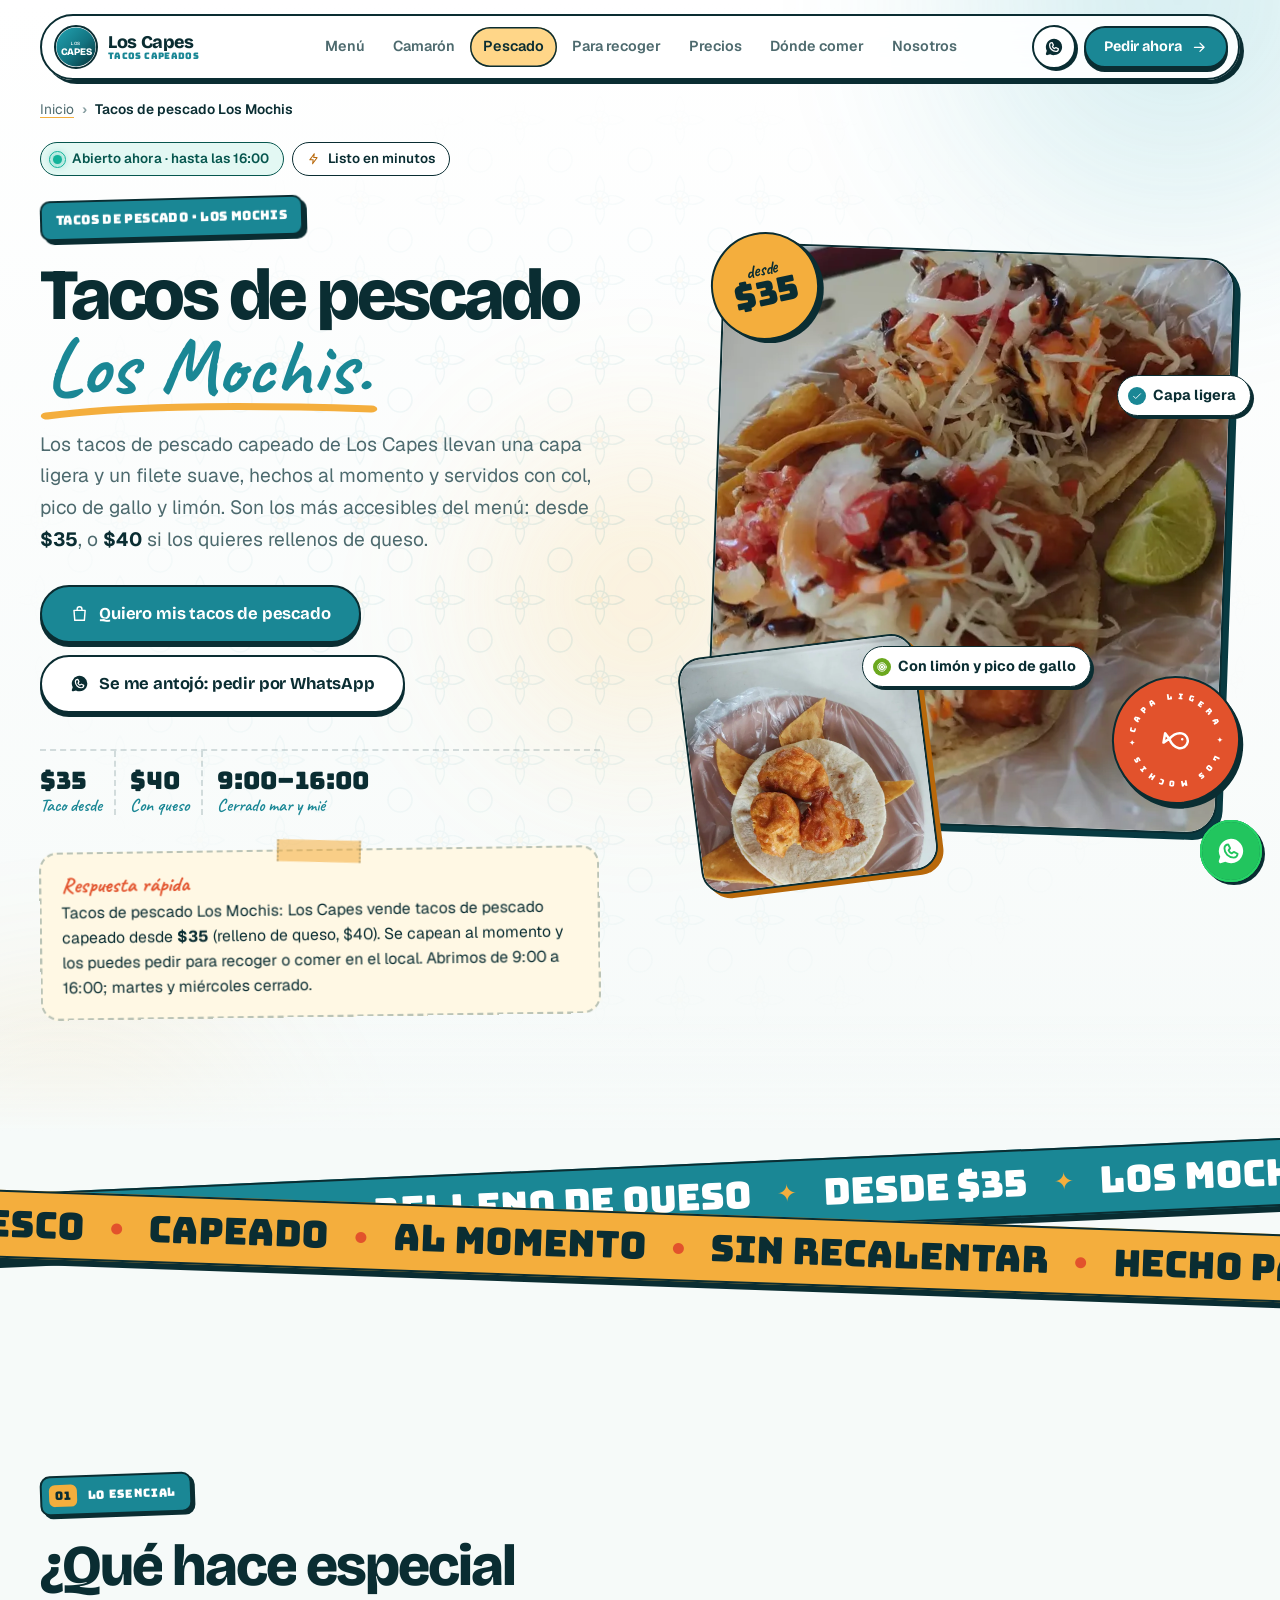
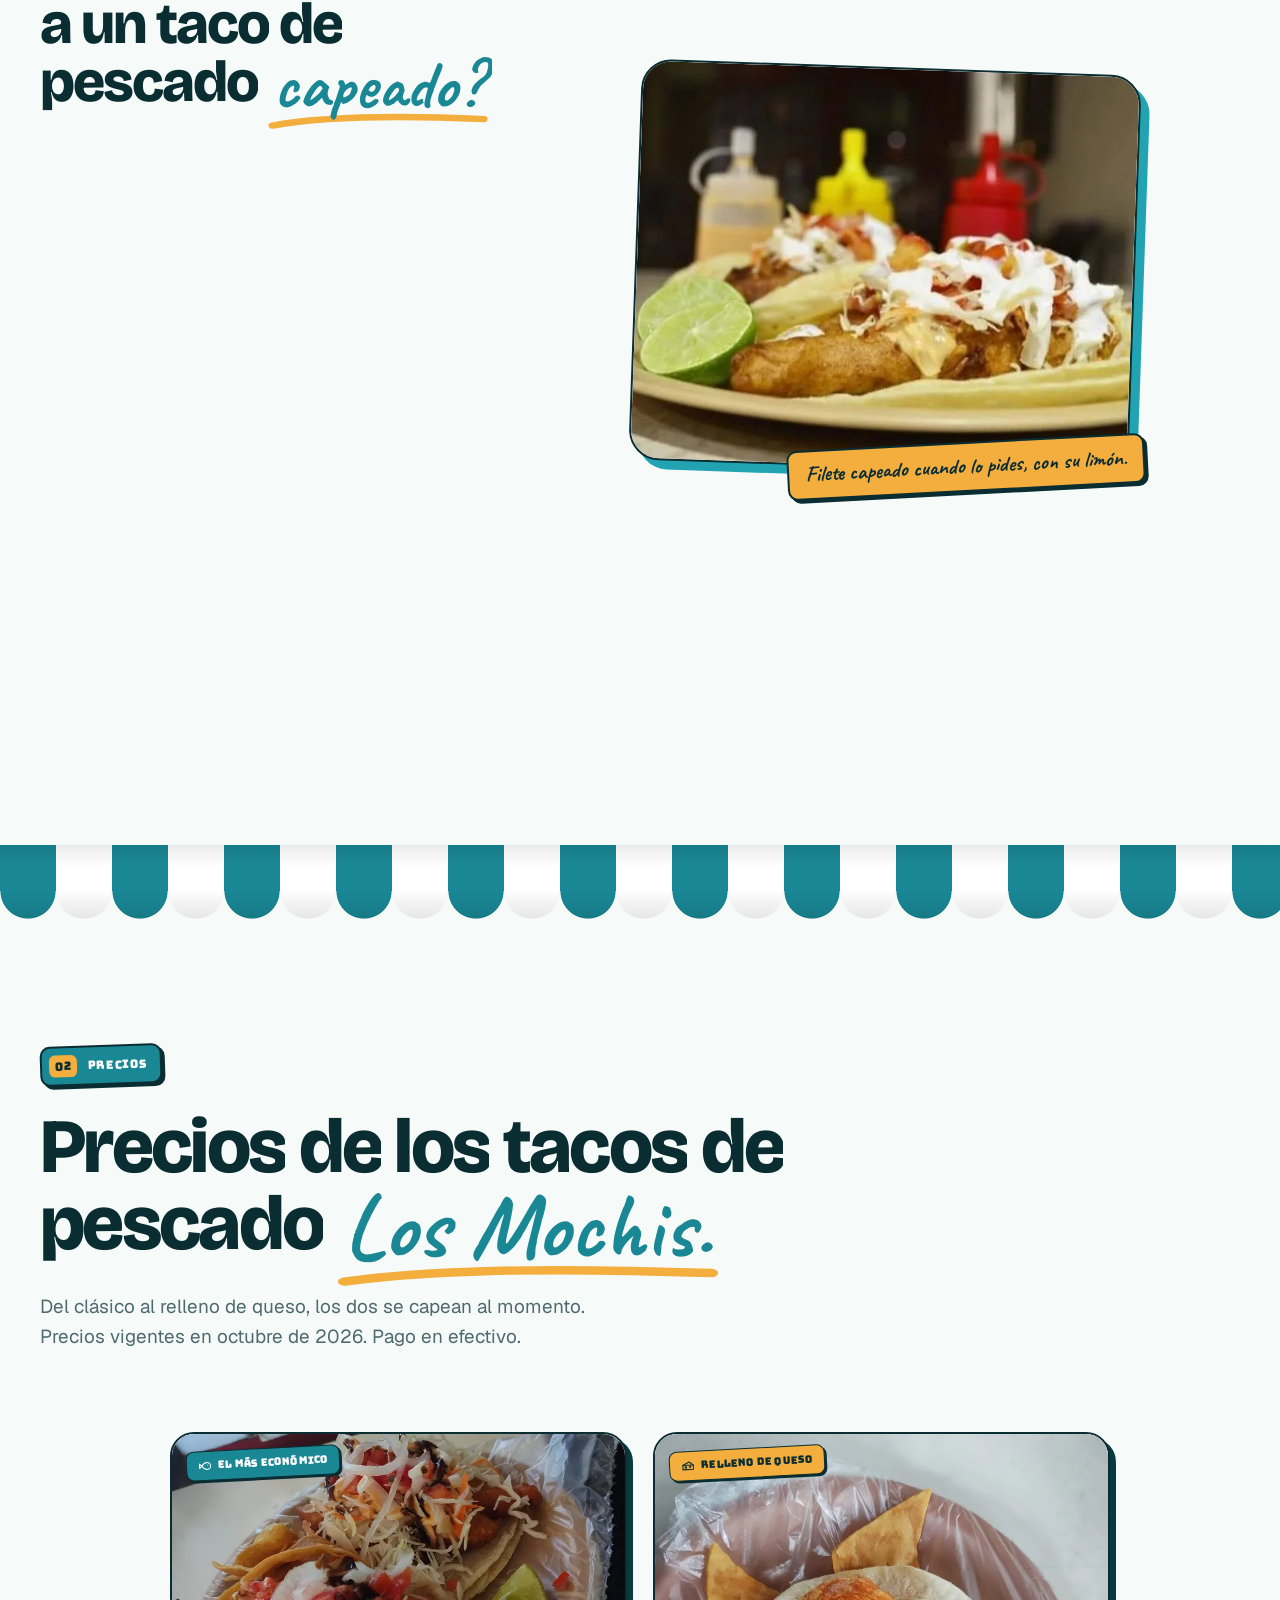
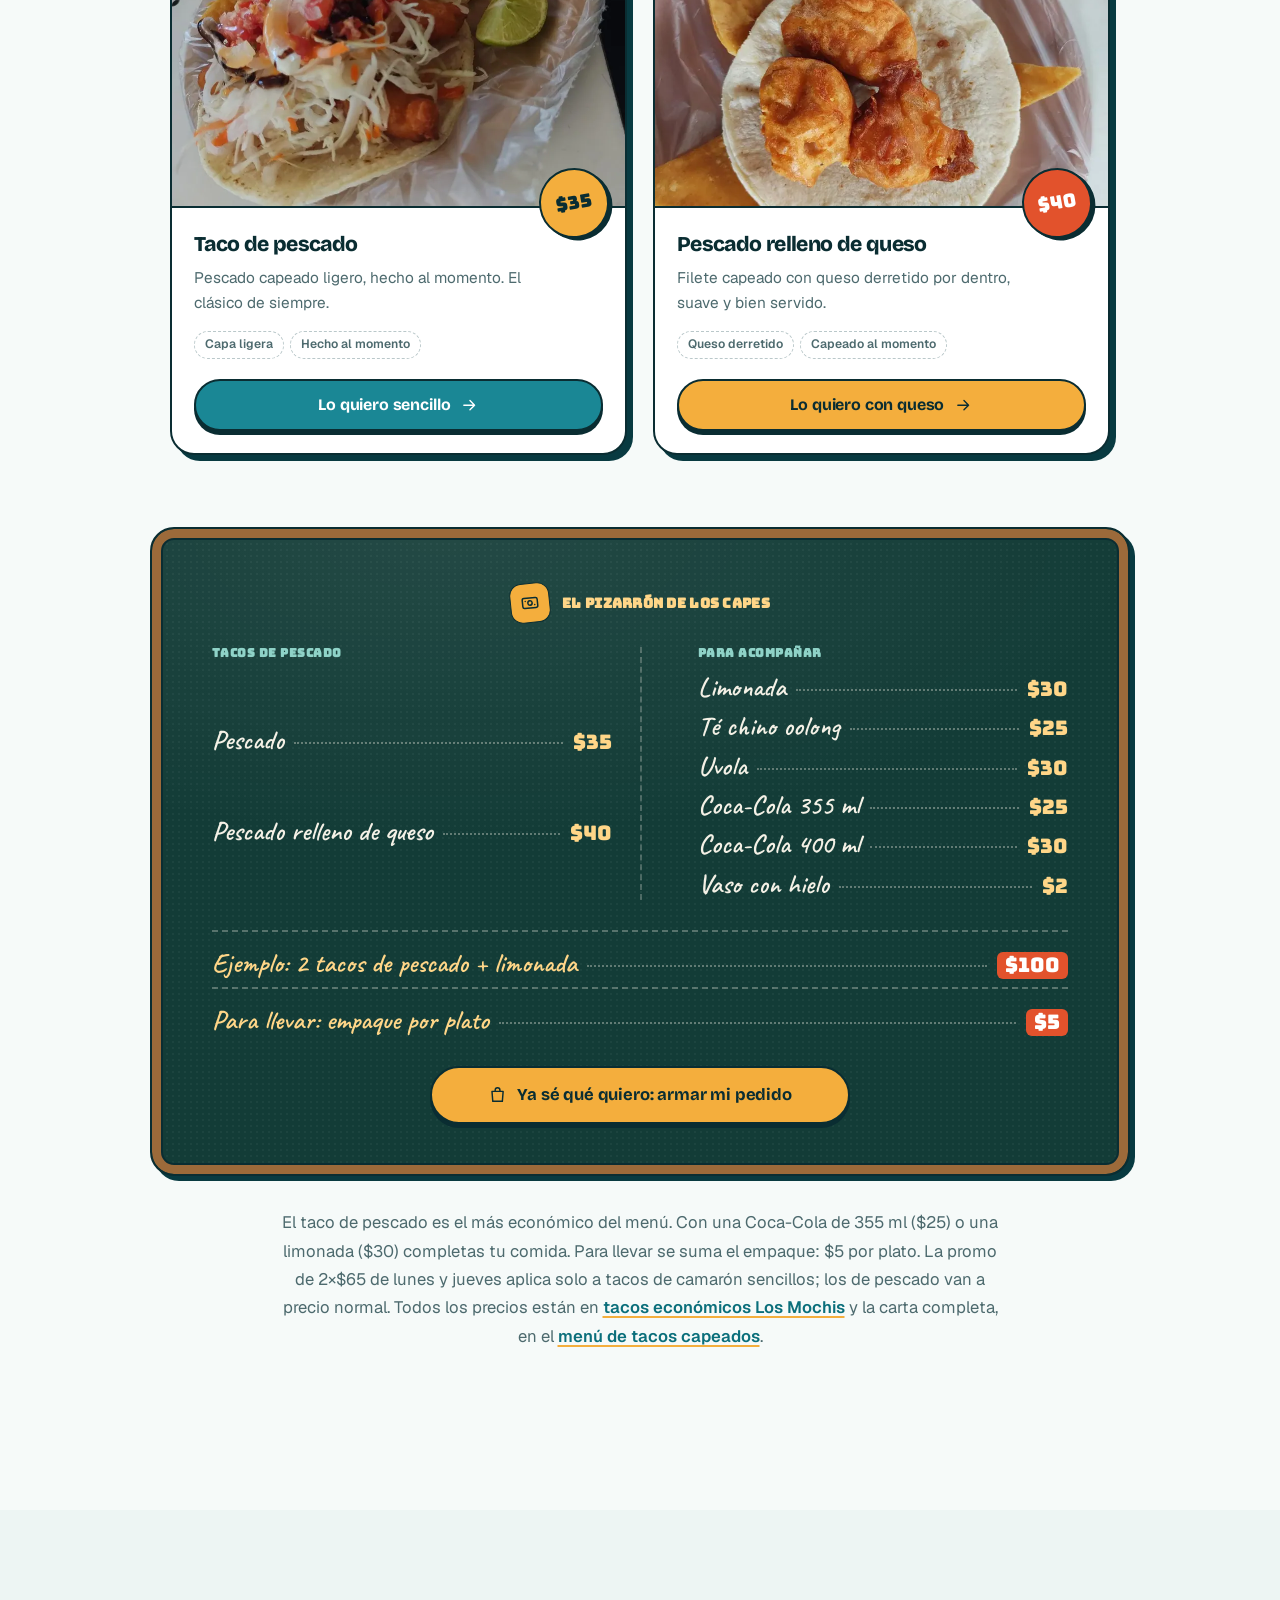
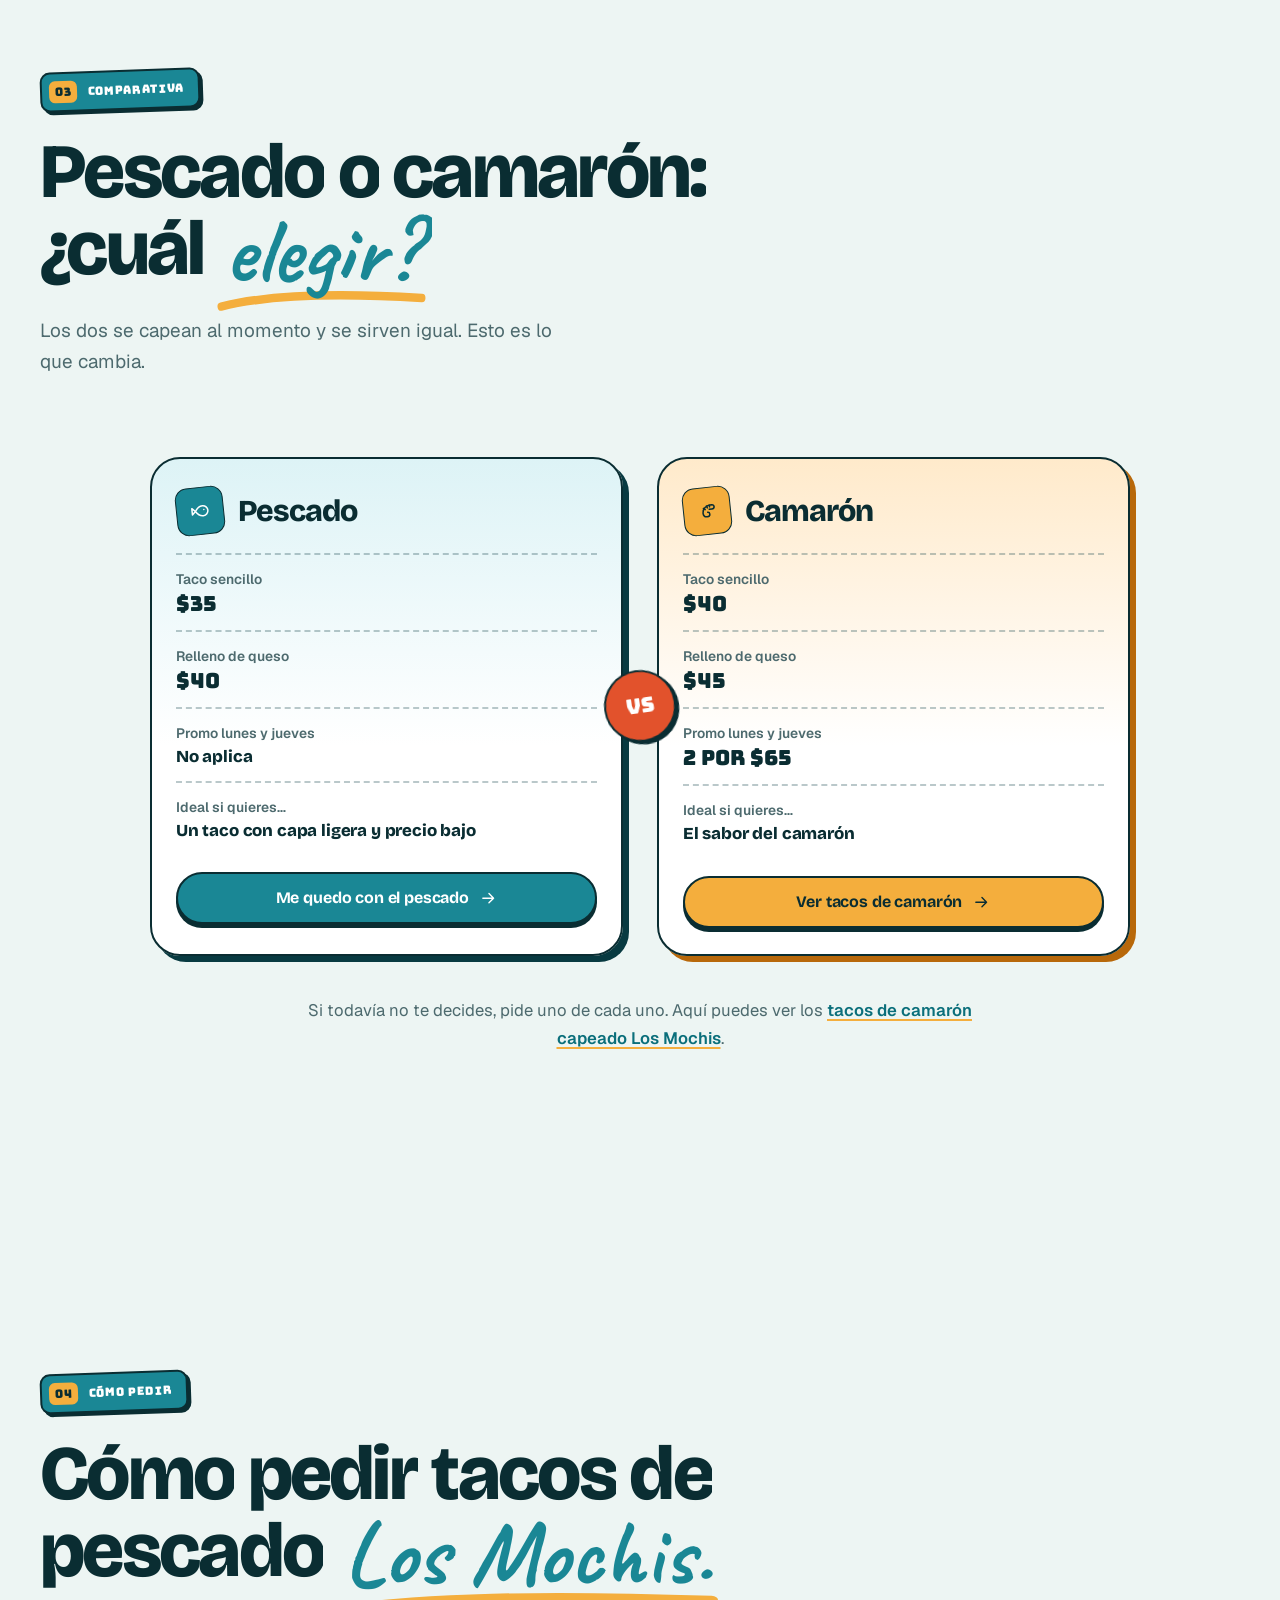
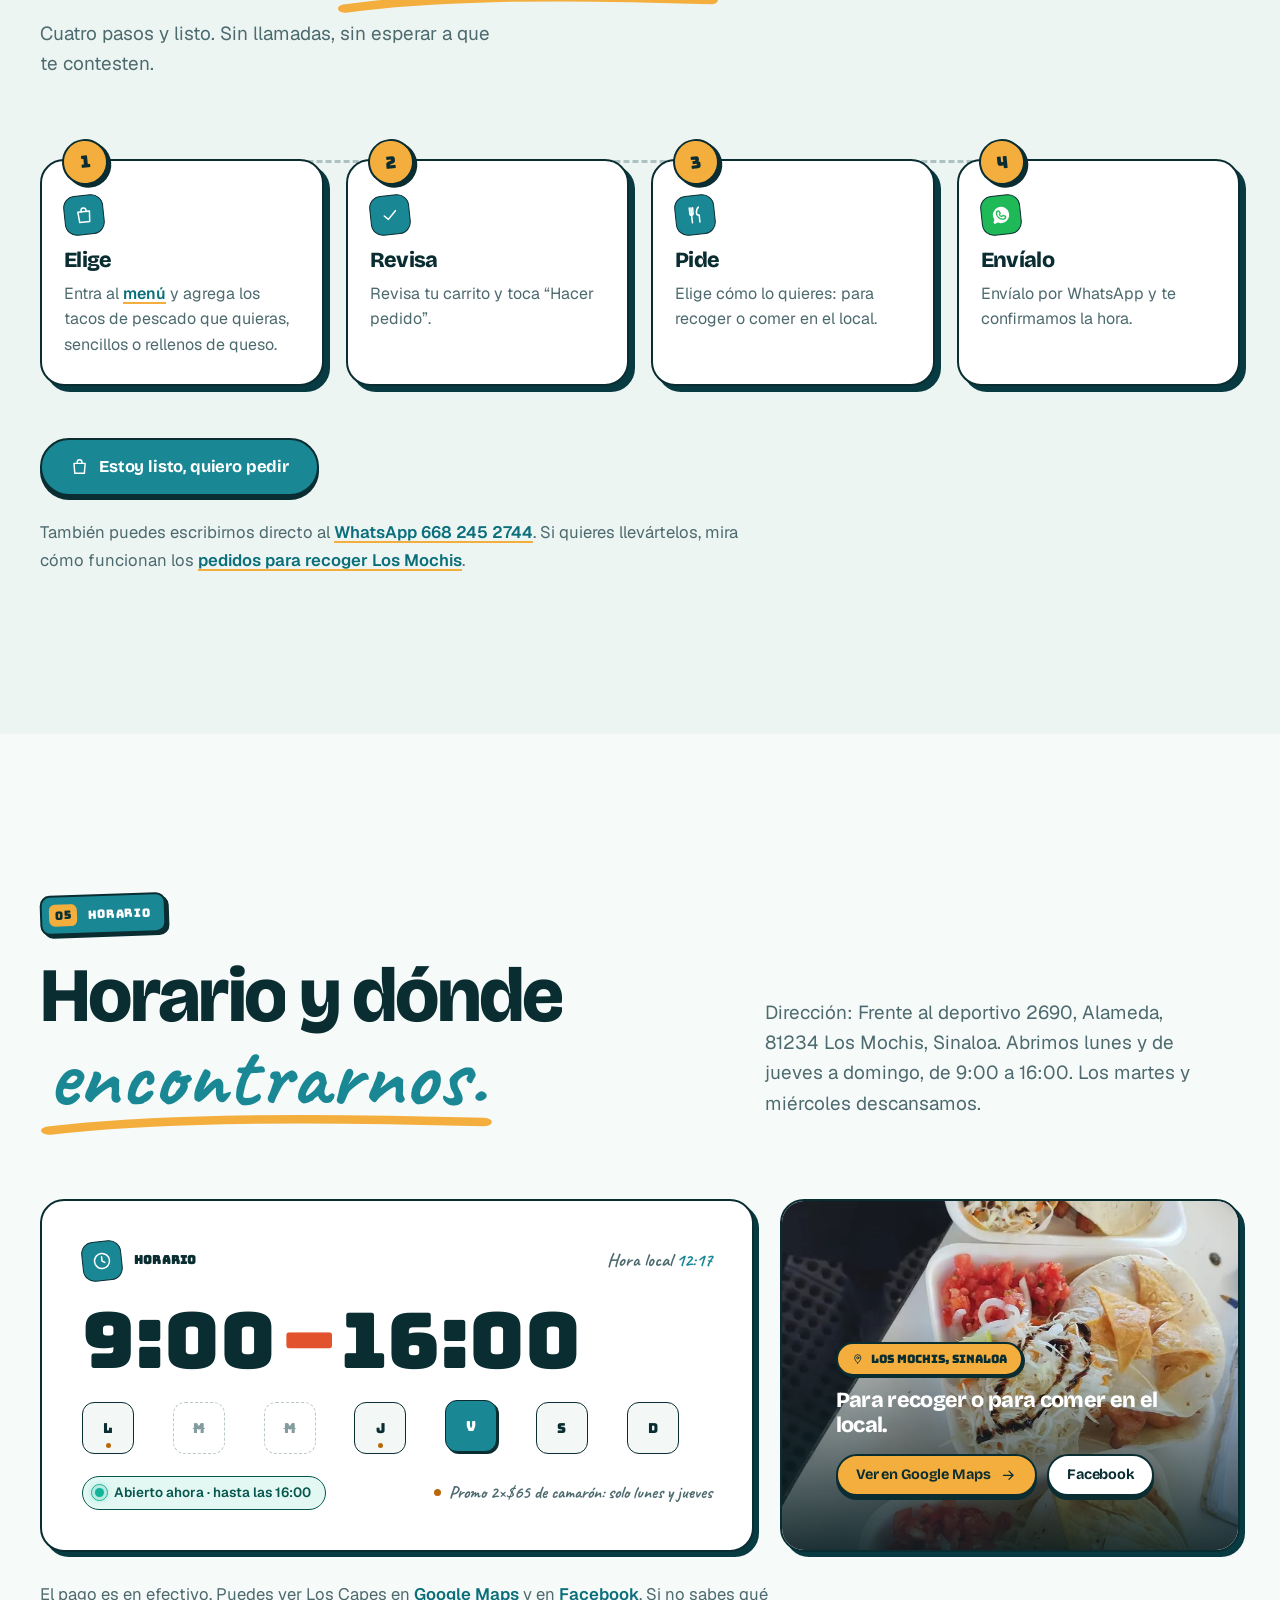
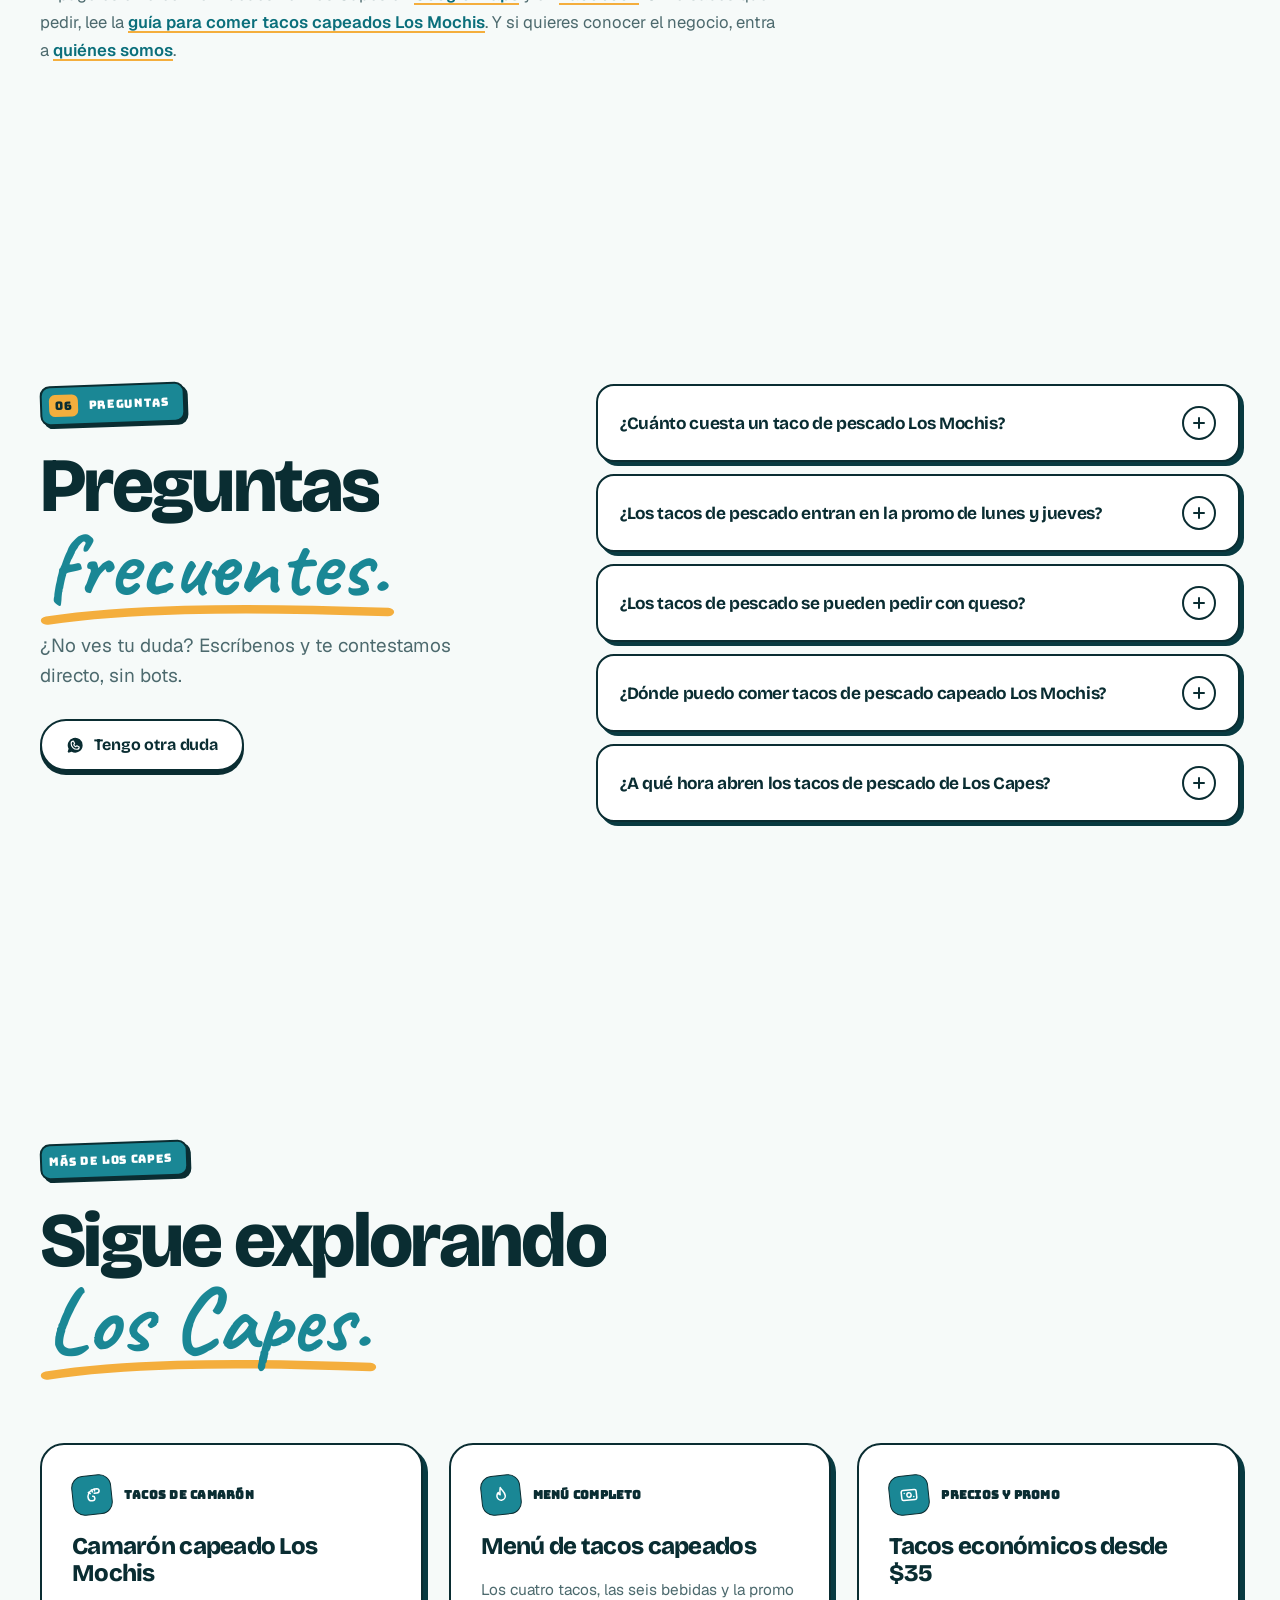
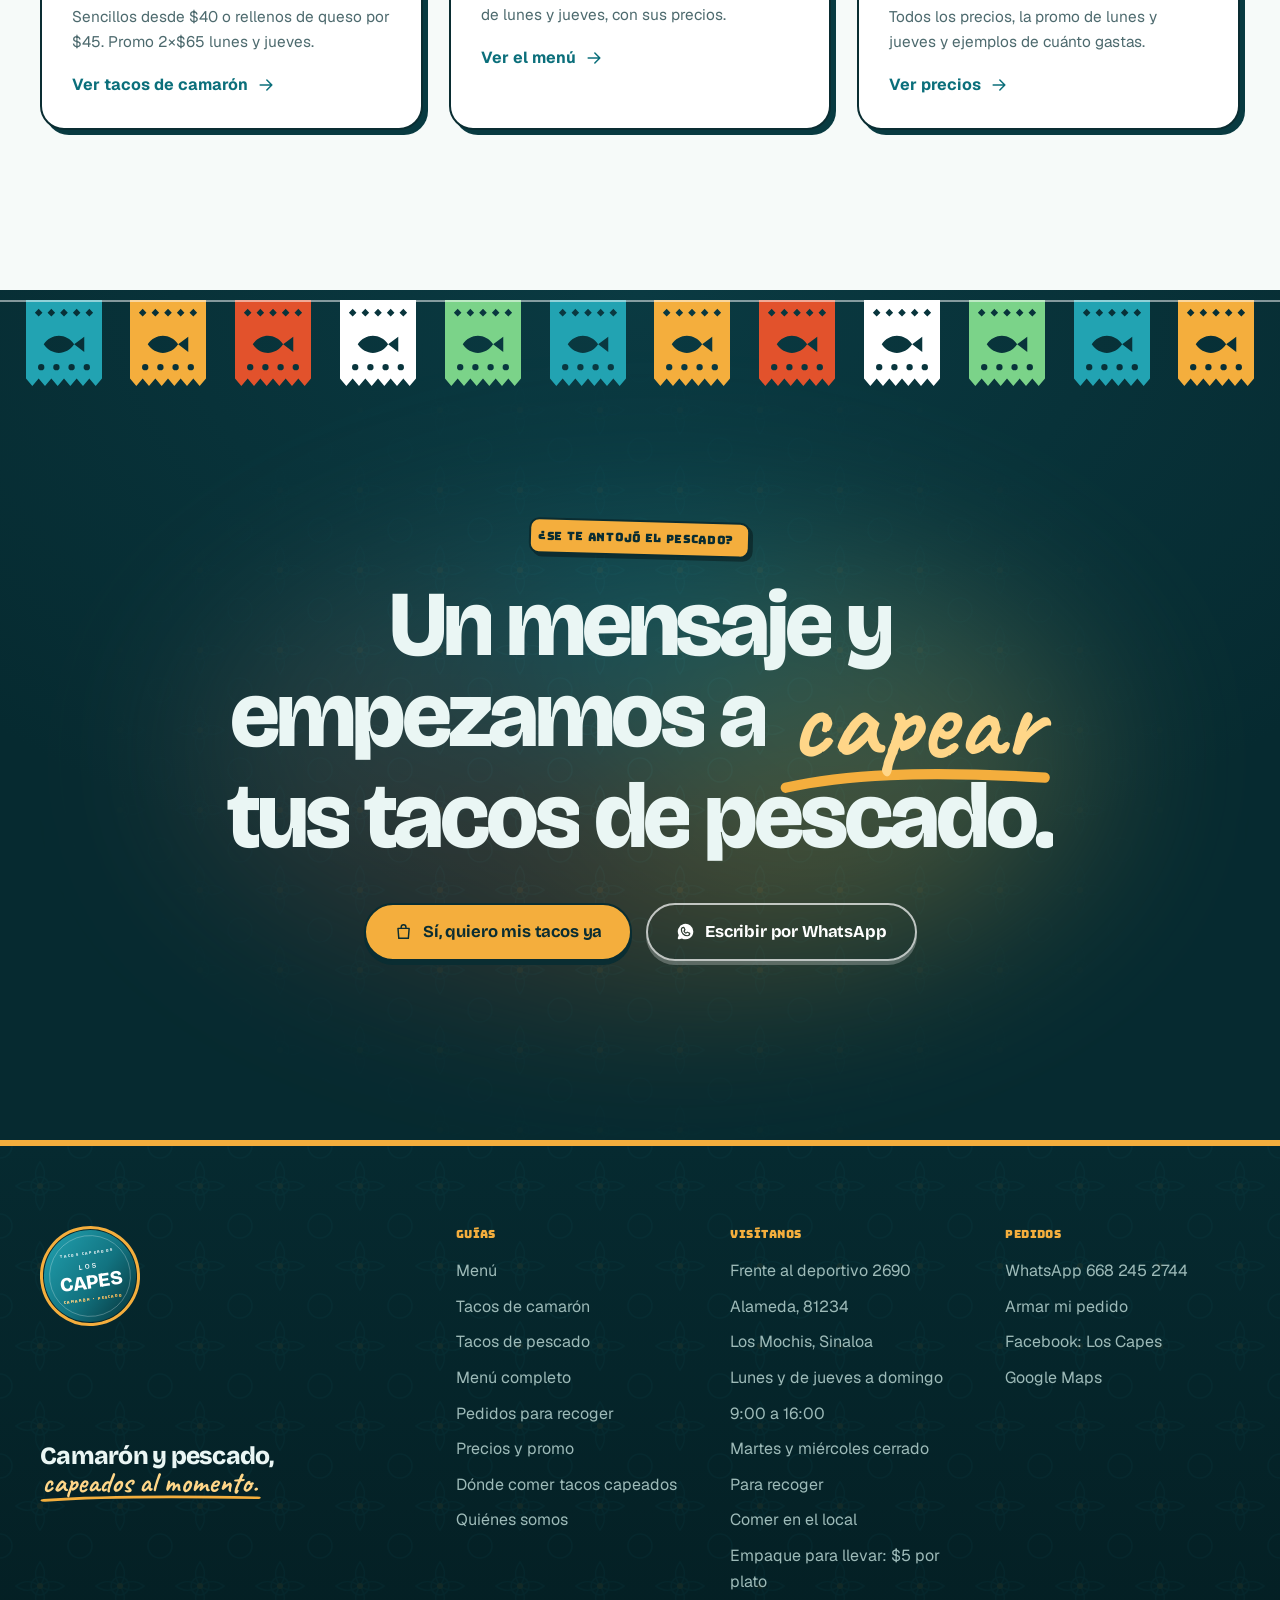
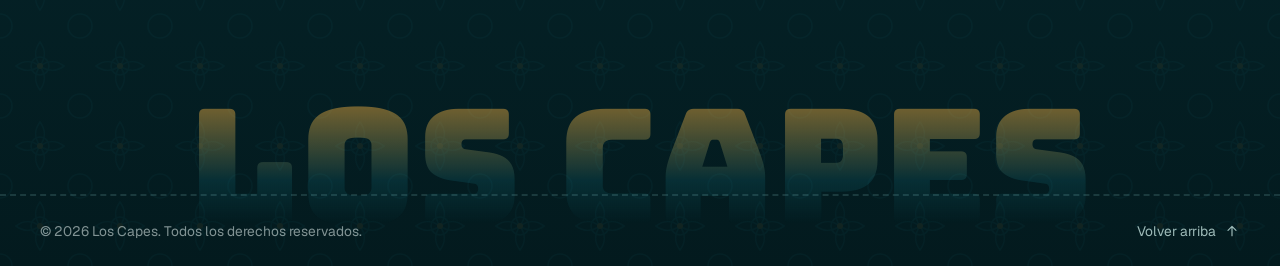
<file: tacos-de-pescado-los-mochis/index.html>
<!DOCTYPE html>
<html lang="es-MX" class="is-loaded">
<head>
  <meta charset="utf-8">
  <meta name="viewport" content="width=device-width, initial-scale=1, viewport-fit=cover">
  <script>
    /* Activa las animaciones de entrada. Si landing.js no llega a cargar en 4 s,
       se quita la clase "js" y todo el contenido queda visible. */
    (function (d) {
      d.classList.add("js");
      setTimeout(function () { if (!d.classList.contains("lp-ready")) d.classList.remove("js"); }, 4000);
    })(document.documentElement);
  </script>

  <!-- SEO LOCAL (Los Mochis, Sinaloa). Página de apoyo para posicionamiento indirecto.
       Dominio oficial: https://www.loscapes.com. Si cambia el dominio, actualiza canonical, og:url,
       og:image, el JSON-LD, robots.txt y sitemap.xml. -->
  <title>Tacos de Pescado Los Mochis desde $35 | Capeados al Momento</title>
  <meta name="description" content="Tacos de pescado Los Mochis, capeados al momento desde $35: sencillos o rellenos de queso ($40). Capa ligera. Para recoger o comer en el local.">
  <meta name="keywords" content="tacos de pescado los mochis, tacos de pescado capeado, tacos de pescado capeado los mochis, pescado relleno de queso, tacos de pescado con queso, tacos de pescado para llevar los mochis, tacos de pescado baratos, Los Capes">
  <meta name="author" content="Los Capes">
  <meta name="robots" content="index, follow, max-image-preview:large, max-snippet:-1, max-video-preview:-1">
  <link rel="canonical" href="https://www.loscapes.com/tacos-de-pescado-los-mochis/">
  <link rel="alternate" hreflang="es-MX" href="https://www.loscapes.com/tacos-de-pescado-los-mochis/">
  <link rel="alternate" hreflang="x-default" href="https://www.loscapes.com/tacos-de-pescado-los-mochis/">

  <meta name="geo.region" content="MX-SIN">
  <meta name="geo.placename" content="Los Mochis, Sinaloa">
  <meta name="geo.position" content="25.7981016;-109.0299785">
  <meta name="ICBM" content="25.7981016, -109.0299785">

  <meta name="color-scheme" content="light">
  <meta name="theme-color" content="#FFF8EC">

  <meta property="og:type" content="website">
  <meta property="og:locale" content="es_MX">
  <meta property="og:site_name" content="Los Capes">
  <meta property="og:title" content="Tacos de Pescado Los Mochis desde $35 | Capeados al Momento">
  <meta property="og:description" content="Tacos de pescado Los Mochis, capeados al momento desde $35: sencillos o rellenos de queso ($40). Capa ligera. Para recoger o comer en el local.">
  <meta property="og:url" content="https://www.loscapes.com/tacos-de-pescado-los-mochis/">
  <meta property="og:image" content="https://www.loscapes.com/img/negocio/og-pescado.jpg">
  <meta property="og:image:type" content="image/jpeg">
  <meta property="og:image:width" content="1200">
  <meta property="og:image:height" content="630">
  <meta property="og:image:alt" content="Tacos de pescado capeado de Los Capes con col y pico de gallo Los Mochis">
  <meta name="twitter:card" content="summary_large_image">
  <meta name="twitter:title" content="Tacos de Pescado Los Mochis desde $35 | Capeados al Momento">
  <meta name="twitter:description" content="Tacos de pescado Los Mochis, capeados al momento desde $35: sencillos o rellenos de queso ($40). Capa ligera. Para recoger o comer en el local.">
  <meta name="twitter:image" content="https://www.loscapes.com/img/negocio/og-pescado.jpg">
  <meta name="twitter:image:alt" content="Tacos de pescado capeado de Los Capes con col y pico de gallo Los Mochis">

  <link rel="icon" href="/favicon.ico" sizes="48x48">
  <link rel="icon" type="image/svg+xml" href="/img/icon.svg">
  <link rel="icon" type="image/png" sizes="192x192" href="/img/icon-192.png">
  <link rel="apple-touch-icon" sizes="180x180" href="/img/apple-touch-icon.png">
  <link rel="manifest" href="/manifest.webmanifest">

  <link rel="preconnect" href="https://fonts.googleapis.com">
  <link rel="preconnect" href="https://fonts.gstatic.com" crossorigin>
  <link rel="preload" as="style" href="https://fonts.googleapis.com/css2?family=Bungee&family=Caveat:wght@600;700&display=swap" onload="this.onload=null;this.rel='stylesheet'">
  <noscript><link rel="stylesheet" href="https://fonts.googleapis.com/css2?family=Bungee&family=Caveat:wght@600;700&display=swap"></noscript>
  <link rel="preload" href="/fonts/bricolage-grotesque-latin.woff2" as="font" type="font/woff2" crossorigin>
  <link rel="preload" href="/fonts/geist-latin.woff2" as="font" type="font/woff2" crossorigin>
  <link rel="preload" href="/img/negocio/lp-pescado-tacos.webp" as="image" type="image/webp" fetchpriority="high">

  <link rel="stylesheet" href="/css/styles.css">
  <link rel="stylesheet" href="/css/landing.css">
  <script src="/js/landing.js" defer></script>

  <script type="application/ld+json">
  {
    "@context": "https://schema.org",
    "@type": "BreadcrumbList",
    "@id": "https://www.loscapes.com/tacos-de-pescado-los-mochis/#breadcrumb",
    "itemListElement": [
      {
        "@type": "ListItem",
        "position": 1,
        "name": "Inicio",
        "item": "https://www.loscapes.com/"
      },
      {
        "@type": "ListItem",
        "position": 2,
        "name": "Tacos de pescado Los Mochis",
        "item": "https://www.loscapes.com/tacos-de-pescado-los-mochis/"
      }
    ]
  }
  </script>
  <script type="application/ld+json">
  {
    "@context": "https://schema.org",
    "@type": "WebPage",
    "@id": "https://www.loscapes.com/tacos-de-pescado-los-mochis/#webpage",
    "url": "https://www.loscapes.com/tacos-de-pescado-los-mochis/",
    "name": "Tacos de Pescado Los Mochis desde $35 | Capeados al Momento",
    "description": "Tacos de pescado Los Mochis, capeados al momento desde $35: sencillos o rellenos de queso ($40). Capa ligera. Para recoger o comer en el local.",
    "inLanguage": "es-MX",
    "isPartOf": {
      "@id": "https://www.loscapes.com/#website"
    },
    "about": {
      "@id": "https://www.loscapes.com/#restaurant"
    },
    "primaryImageOfPage": {
      "@type": "ImageObject",
      "url": "https://www.loscapes.com/img/negocio/og-pescado.jpg"
    },
    "datePublished": "2026-10-11",
    "dateModified": "2026-10-11",
    "breadcrumb": {
      "@id": "https://www.loscapes.com/tacos-de-pescado-los-mochis/#breadcrumb"
    }
  }
  </script>
  <script type="application/ld+json">
  {
    "@context": "https://schema.org",
    "@type": "FAQPage",
    "mainEntity": [
      {
        "@type": "Question",
        "name": "¿Cuánto cuesta un taco de pescado Los Mochis?",
        "acceptedAnswer": {
          "@type": "Answer",
          "text": "En Los Capes el taco de pescado capeado cuesta $35 y el relleno de queso $40."
        }
      },
      {
        "@type": "Question",
        "name": "¿Los tacos de pescado entran en la promo de lunes y jueves?",
        "acceptedAnswer": {
          "@type": "Answer",
          "text": "No. La promo de 2 por $65 aplica solo a los tacos de camarón sencillos. Los tacos de pescado van a precio normal."
        }
      },
      {
        "@type": "Question",
        "name": "¿Los tacos de pescado se pueden pedir con queso?",
        "acceptedAnswer": {
          "@type": "Answer",
          "text": "Sí. El pescado relleno de queso cuesta $40 y lleva queso derretido por dentro."
        }
      },
      {
        "@type": "Question",
        "name": "¿Dónde puedo comer tacos de pescado capeado Los Mochis?",
        "acceptedAnswer": {
          "@type": "Answer",
          "text": "En Los Capes. Nuestra dirección es Frente al deportivo 2690, Alameda, 81234 Los Mochis, Sinaloa. Puedes pedirlos para recoger o comerlos en el local."
        }
      },
      {
        "@type": "Question",
        "name": "¿A qué hora abren los tacos de pescado de Los Capes?",
        "acceptedAnswer": {
          "@type": "Answer",
          "text": "Abrimos lunes y de jueves a domingo, de 9:00 a 16:00. Los martes y miércoles cerramos."
        }
      }
    ]
  }
  </script>
</head>
<body id="top" class="lp">
  <!-- Sprite: logotipo e iconos usados en esta página -->
  <svg xmlns="http://www.w3.org/2000/svg" width="0" height="0" style="position:absolute" aria-hidden="true" focusable="false">
    <defs>
      <linearGradient id="g-brand" x1="0" y1="0" x2="1" y2="1">
        <stop offset="0" stop-color="#22A3B2"/>
        <stop offset=".55" stop-color="#127380"/>
        <stop offset="1" stop-color="#062F35"/>
      </linearGradient>
      <linearGradient id="g-gold" x1="0" y1="0" x2="1" y2="1">
        <stop offset="0" stop-color="#FFE3A3"/>
        <stop offset="1" stop-color="#F0A93A"/>
      </linearGradient>
    </defs>
    <symbol id="logo-mono" viewBox="0 0 200 200">
      <circle cx="100" cy="100" r="98" fill="url(#g-brand)"/>
      <text x="100" y="90" text-anchor="middle" style="font-family:'Bricolage Grotesque',sans-serif" font-weight="600" font-size="24" letter-spacing="4" fill="#fff" fill-opacity=".9">LOS</text>
      <text x="100" y="140" text-anchor="middle" style="font-family:'Bricolage Grotesque',sans-serif" font-weight="800" font-size="50" letter-spacing="-1" fill="#fff">CAPES</text>
    </symbol>
    <symbol id="logo-badge" viewBox="0 0 200 200">
      <circle cx="100" cy="100" r="98" fill="url(#g-brand)"/>
      <circle cx="100" cy="100" r="86" fill="none" stroke="#fff" stroke-opacity=".35" stroke-width="1.5"/>
      <text x="100" y="54" text-anchor="middle" style="font-family:Bungee,sans-serif" font-weight="500" font-size="8" letter-spacing="3" fill="#fff" fill-opacity=".75">TACOS CAPEADOS</text>
      <text x="100" y="84" text-anchor="middle" style="font-family:'Bricolage Grotesque',sans-serif" font-weight="600" font-size="15" letter-spacing="4" fill="#fff" fill-opacity=".92">LOS</text>
      <text x="100" y="126" text-anchor="middle" style="font-family:'Bricolage Grotesque',sans-serif" font-weight="800" font-size="42" letter-spacing="-.5" fill="#fff">CAPES</text>
      <text x="100" y="152" text-anchor="middle" style="font-family:Bungee,sans-serif" font-weight="500" font-size="8" letter-spacing="2.4" fill="url(#g-gold)">CAMARÓN · PESCADO</text>
    </symbol>
    <symbol id="i-whatsapp" viewBox="0 0 256 256"><path fill="currentColor" stroke="none" d="M152.58,145.23l23,11.48A24,24,0,0,1,152,176a72.08,72.08,0,0,1-72-72A24,24,0,0,1,99.29,80.46l11.48,23L101,118a8,8,0,0,0-.73,7.51,56.47,56.47,0,0,0,30.15,30.15A8,8,0,0,0,138,155ZM232,128A104,104,0,0,1,79.12,219.82L45.07,231.17a16,16,0,0,1-20.24-20.24l11.35-34.05A104,104,0,1,1,232,128Zm-40,24a8,8,0,0,0-4.42-7.16l-32-16a8,8,0,0,0-8,.5l-14.69,9.8a40.55,40.55,0,0,1-16-16l9.8-14.69a8,8,0,0,0,.5-8l-16-32A8,8,0,0,0,104,64a40,40,0,0,0-40,40,88.1,88.1,0,0,0,88,88A40,40,0,0,0,192,152Z"/></symbol>
    <symbol id="i-arrow-right" viewBox="0 0 24 24"><path d="M5 12h14M13 6l6 6-6 6"/></symbol>
    <symbol id="i-bag" viewBox="0 0 24 24"><path d="M5 8h14l-1 12.5H6L5 8Z"/><path d="M9 8V6.5a3 3 0 0 1 6 0V8"/></symbol>
    <symbol id="i-bolt" viewBox="0 0 24 24"><path d="M13 3 5 14h6l-1 7 8-11h-6l1-7Z"/></symbol>
    <symbol id="i-fish" viewBox="0 0 24 24"><path d="M6.5 12c2.5-4 6-6 9-6 3.5 0 6 3 6 6s-2.5 6-6 6c-3 0-6.5-2-9-6Zm0 0L2.5 8.2v7.6L6.5 12Z"/><path d="M16.8 10.6h.01"/></symbol>
    <symbol id="i-check" viewBox="0 0 24 24"><path d="M5 12.5l4.5 4.5L19 7.5"/></symbol>
    <symbol id="i-lemon" viewBox="0 0 24 24"><circle cx="12" cy="12" r="8.5"/><circle cx="12" cy="12" r="5.5"/><path d="M12 6.5v11M6.5 12h11M8.1 8.1l7.8 7.8M15.9 8.1l-7.8 7.8"/></symbol>
    <symbol id="i-sparkle" viewBox="0 0 24 24"><path d="M12 3l1.9 5.6L19.5 10.5l-5.6 1.9L12 18l-1.9-5.6L4.5 10.5l5.6-1.9L12 3Z"/><path d="M19 17l.7 1.8 1.8.7-1.8.7L19 22l-.7-1.8-1.8-.7 1.8-.7L19 17Z"/></symbol>
    <symbol id="i-flame" viewBox="0 0 24 24"><path d="M12 3c1 3.2 5 5.6 5 10.2a5 5 0 0 1-10 0c0-2.1 1-3.6 2-4.6 0 1.6.8 2.6 2 3.1 0-3 0-5.6 1-8.7Z"/></symbol>
    <symbol id="i-cheese" viewBox="0 0 24 24"><path d="M3 18v-7.5L14 5l7 5.5V18H3Z"/><path d="M3 10.5h18"/><circle cx="8" cy="14.2" r="1.3"/><circle cx="15.5" cy="13.6" r="1"/></symbol>
    <symbol id="i-cash" viewBox="0 0 24 24"><rect x="3" y="6" width="18" height="12" rx="2.2"/><circle cx="12" cy="12" r="2.6"/><path d="M6.5 9.5h.01M17.5 14.5h.01"/></symbol>
    <symbol id="i-shrimp" viewBox="0 0 24 24"><path d="M18 5C11.5 5 7 8.6 7 14c0 3 2 5 4.6 5 2 0 3.4-1.3 3.4-3 0-1.4-1-2.4-2.4-2.4"/><path d="M18 5c1.7 0 3 1.1 3 2.6S19.7 10.2 18 10.2h-3.2"/><path d="M10 10.2 8 8.4M12.8 8.4l-.9-2.4M15.6 7.4l-.2-2.4"/></symbol>
    <symbol id="i-dine" viewBox="0 0 24 24"><path d="M6 3v7a2 2 0 0 0 4 0V3M8 3v18"/><path d="M17 3c-2.2 1.8-3 4.2-3 7 0 1.6 1 2.6 3 2.6V21"/></symbol>
    <symbol id="i-clock" viewBox="0 0 24 24"><circle cx="12" cy="12" r="9"/><path d="M12 7v5l3.2 2"/></symbol>
    <symbol id="i-pin" viewBox="0 0 24 24"><path d="M12 21s-6.5-5.6-6.5-11a6.5 6.5 0 0 1 13 0c0 5.4-6.5 11-6.5 11Z"/><circle cx="12" cy="10" r="2.3"/></symbol>
    <symbol id="papel" viewBox="0 0 60 70"><path fill="currentColor" fill-rule="evenodd" d="M0 0H60V62L55 68L50 62L45 68L40 62L35 68L30 62L25 68L20 62L15 68L10 62L5 68L0 62Z M10 7l3 3-3 3-3-3Z M20 7l3 3-3 3-3-3Z M30 7l3 3-3 3-3-3Z M40 7l3 3-3 3-3-3Z M50 7l3 3-3 3-3-3Z M14 35C20 26 32 26 38 35C32 44 20 44 14 35Z M38 35L46 29V41Z M9.5 53a2.5 2.5 0 1 0 5 0a2.5 2.5 0 1 0 -5 0Z M21.5 53a2.5 2.5 0 1 0 5 0a2.5 2.5 0 1 0 -5 0Z M33.5 53a2.5 2.5 0 1 0 5 0a2.5 2.5 0 1 0 -5 0Z M45.5 53a2.5 2.5 0 1 0 5 0a2.5 2.5 0 1 0 -5 0Z"/></symbol>
    <symbol id="i-arrow-up" viewBox="0 0 24 24"><path d="M12 19V5M6 11l6-6 6 6"/></symbol>
  </svg>

  <a class="skip" href="#contenido">Saltar al contenido</a>

  <header class="header pg-header is-scrolled" id="header">
    <div class="header__bar">
      <button class="burger" id="burger" type="button" aria-expanded="false" aria-controls="mobile-menu" aria-label="Abrir menú">
        <span></span><span></span>
      </button>

      <a class="brand" href="/" aria-label="Los Capes, ir al inicio">
        <svg class="brand__mark" aria-hidden="true" focusable="false"><use href="#logo-mono"/></svg>
        <span class="brand__text">
          <span class="brand__name">Los Capes</span>
          <span class="brand__tag">Tacos capeados</span>
        </span>
      </a>

      <nav class="nav" aria-label="Principal">
        <ul class="nav__list">
            <li><a class="nav__link" href="/#menu">Menú</a></li>
            <li><a class="nav__link" href="/tacos-de-camaron-los-mochis/">Camarón</a></li>
            <li><a class="nav__link" aria-current="page" href="/tacos-de-pescado-los-mochis/">Pescado</a></li>
            <li><a class="nav__link" href="/pedidos-para-recoger-los-mochis/">Para recoger</a></li>
            <li><a class="nav__link" href="/tacos-economicos-los-mochis/">Precios</a></li>
            <li><a class="nav__link" href="/donde-comer-tacos-capeados-los-mochis/">Dónde comer</a></li>
            <li><a class="nav__link" href="/quienes-somos-los-capes/">Nosotros</a></li>
        </ul>
      </nav>

      <div class="header__actions">
        <a class="cart-btn" href="https://wa.me/526682452744?text=Hola%20Los%20Capes%2C%20quiero%20hacer%20un%20pedido." target="_blank" rel="noopener noreferrer" aria-label="Pedir por WhatsApp"><svg class="i" aria-hidden="true" focusable="false"><use href="#i-whatsapp"/></svg></a>
        <a class="btn btn--primary btn--sm header__cta" href="/#menu">
          <span class="btn__label">Pedir ahora</span>
          <svg class="i" aria-hidden="true" focusable="false"><use href="#i-arrow-right"/></svg>
        </a>
      </div>
    </div>
  </header>

  <div class="mobile-menu" id="mobile-menu" inert>
    <div class="mobile-menu__bg" aria-hidden="true"></div>
    <nav class="mobile-menu__nav" aria-label="Menú móvil">
      <ol class="mobile-menu__list">
        <li><a href="/#menu"><span class="mobile-menu__num">01</span>Menú</a></li>
        <li><a href="/tacos-de-camaron-los-mochis/"><span class="mobile-menu__num">02</span>Tacos de camarón</a></li>
        <li><a href="/tacos-de-pescado-los-mochis/"><span class="mobile-menu__num">03</span>Tacos de pescado</a></li>
        <li><a href="/menu-tacos-capeados-los-mochis/"><span class="mobile-menu__num">04</span>Menú completo</a></li>
        <li><a href="/pedidos-para-recoger-los-mochis/"><span class="mobile-menu__num">05</span>Para recoger</a></li>
        <li><a href="/tacos-economicos-los-mochis/"><span class="mobile-menu__num">06</span>Precios y promo</a></li>
        <li><a href="/donde-comer-tacos-capeados-los-mochis/"><span class="mobile-menu__num">07</span>Dónde comer</a></li>
        <li><a href="/quienes-somos-los-capes/"><span class="mobile-menu__num">08</span>Quiénes somos</a></li>
      </ol>
    </nav>
    <div class="mobile-menu__foot">
      <a class="btn btn--primary btn--block" href="/#menu">
        <svg class="i" aria-hidden="true" focusable="false"><use href="#i-bag"/></svg>
        <span class="btn__label">Quiero hacer mi pedido</span>
      </a>
    </div>
  </div>

  <main id="contenido">
    <article>

      <!-- ================================================================
           HÉROE
           ================================================================ -->
      <header class="lp-hero" aria-labelledby="hero-title">
        <div class="hero__bg" aria-hidden="true">
          <div class="hero__aurora">
            <span class="aurora aurora--a"></span>
            <span class="aurora aurora--b"></span>
            <span class="aurora aurora--c"></span>
          </div>
          <div class="hero__grid"></div>
          <div class="lp-bubbles"><i style="--x:6%;--s:14px;--t:17s;--dl:-0s"></i><i style="--x:14%;--s:22px;--t:21s;--dl:-3s"></i><i style="--x:23%;--s:12px;--t:15s;--dl:-7s"></i><i style="--x:33%;--s:18px;--t:19s;--dl:-1s"></i><i style="--x:42%;--s:26px;--t:23s;--dl:-9s"></i><i style="--x:51%;--s:12px;--t:16s;--dl:-5s"></i><i style="--x:60%;--s:20px;--t:20s;--dl:-11s"></i><i style="--x:68%;--s:14px;--t:18s;--dl:-2s"></i><i style="--x:76%;--s:24px;--t:22s;--dl:-6s"></i><i style="--x:84%;--s:12px;--t:15s;--dl:-10s"></i><i style="--x:91%;--s:18px;--t:19s;--dl:-4s"></i><i style="--x:97%;--s:14px;--t:17s;--dl:-8s"></i></div>
        </div>

        <div class="container lp-hero__inner">
          <div class="lp-hero__copy">
            <nav class="crumbs" aria-label="Ruta de navegación" data-in style="--i:0">
              <ol>
                <li><a href="/">Inicio</a></li>
                <li aria-current="page">Tacos de pescado Los Mochis</li>
              </ol>
            </nav>

            <div class="lp-hero__chips" data-in style="--i:1">
              <p class="status" data-status data-open="false"><span class="status__dot" aria-hidden="true"></span><span data-status-text>Consultando horario</span></p>
              <p class="chip chip--ghost"><svg class="i" aria-hidden="true" focusable="false"><use href="#i-bolt"/></svg>Listo en minutos</p>
            </div>

            <p class="lp-kicker" data-in style="--i:2">Tacos de pescado · Los Mochis</p>

            <h1 class="lp-title" id="hero-title" data-in style="--i:3">Tacos de <span class="lp-nowrap">pescado</span> <em>Los Mochis.</em></h1>

            <p class="lp-lead" data-in style="--i:4">Los tacos de pescado capeado de Los Capes llevan una capa ligera y un filete suave, hechos al momento y servidos con col, pico de gallo y limón. Son los más accesibles del menú: desde <strong>$35</strong>, o <strong>$40</strong> si los quieres rellenos de queso.</p>

            <div class="lp-hero__cta" data-in style="--i:5">
              <a class="btn btn--primary btn--lg" data-magnetic href="/#menu">
                <svg class="i" aria-hidden="true" focusable="false"><use href="#i-bag"/></svg>
                <span class="btn__label">Quiero mis tacos de pescado</span>
              </a>
              <a class="btn btn--glass btn--lg" href="https://wa.me/526682452744?text=Hola%20Los%20Capes%2C%20quiero%20tacos%20de%20pescado." target="_blank" rel="noopener noreferrer">
                <svg class="i" aria-hidden="true" focusable="false"><use href="#i-whatsapp"/></svg>
                <span class="btn__label">Se me antojó: pedir por WhatsApp</span>
              </a>
            </div>

            <dl class="lp-metrics" data-in style="--i:6">
              <div class="lp-metric"><dt>Taco desde</dt><dd>$35</dd></div>
              <div class="lp-metric"><dt>Con queso</dt><dd>$40</dd></div>
              <div class="lp-metric"><dt>Cerrado mar y mié</dt><dd>9:00–16:00</dd></div>
            </dl>

            <aside class="lp-answer" aria-label="Respuesta rápida" data-in style="--i:7">
              <span class="lp-answer__label">Respuesta rápida</span>
              Tacos de pescado Los Mochis: Los Capes vende tacos de pescado capeado desde <strong>$35</strong> (relleno de queso, $40). Se capean al momento y los puedes pedir para recoger o comer en el local. Abrimos de 9:00 a 16:00; martes y miércoles cerrado.
            </aside>
          </div>

          <div class="lp-hero__visual" data-in style="--i:3">
            <figure class="lp-photo lp-photo--main">
              <img src="/img/negocio/lp-pescado-tacos.webp" width="1000" height="731" fetchpriority="high" decoding="async" style="object-position:38% 50%" alt="Tacos de pescado Los Mochis: capeados, con col, pico de gallo, aderezo y limón, de Los Capes">
            </figure>
            <figure class="lp-photo lp-photo--small">
              <img src="/img/negocio/lp-pescado-pieza.webp" width="800" height="815" decoding="async" alt="Piezas de pescado capeado sobre tortilla con totopos, vistas desde arriba">
            </figure>
            <div class="lp-sticker lp-sticker--price" aria-hidden="true"><small>desde</small><b>$35</b></div>
            <div class="lp-stamp" aria-hidden="true">
              <svg viewBox="0 0 120 120" focusable="false"><defs><path id="lp-stamp-path" d="M60,60 m-44,0 a44,44 0 1,1 88,0 a44,44 0 1,1 -88,0"/></defs><text><textPath href="#lp-stamp-path" textLength="270" lengthAdjust="spacing">CAPA LIGERA ✦ LOS MOCHIS ✦ </textPath></text></svg>
              <svg class="i" aria-hidden="true" focusable="false"><use href="#i-fish"/></svg>
            </div>
            <span class="lp-float lp-float--a" aria-hidden="true"><svg class="i" aria-hidden="true" focusable="false"><use href="#i-check"/></svg>Capa ligera</span>
            <span class="lp-float lp-float--b" aria-hidden="true"><svg class="i" aria-hidden="true" focusable="false"><use href="#i-lemon"/></svg>Con limón y pico de gallo</span>
          </div>
        </div>
      </header>

      <!-- Cintas cruzadas (decorativas) -->
      <div class="ticker" aria-hidden="true">
        <div class="ticker__row"><div class="ticker__track"><span>Pescado capeado</span><i>✦</i><span>Relleno de queso</span><i>✦</i><span>Desde $35</span><i>✦</i><span>Los Mochis</span><i>✦</i><span>Capeado al momento</span><i>✦</i><span>Pescado capeado</span><i>✦</i><span>Relleno de queso</span><i>✦</i><span>Desde $35</span><i>✦</i><span>Los Mochis</span><i>✦</i><span>Capeado al momento</span><i>✦</i><span>Pescado capeado</span><i>✦</i><span>Relleno de queso</span><i>✦</i><span>Desde $35</span><i>✦</i><span>Los Mochis</span><i>✦</i><span>Capeado al momento</span><i>✦</i><span>Pescado capeado</span><i>✦</i><span>Relleno de queso</span><i>✦</i><span>Desde $35</span><i>✦</i><span>Los Mochis</span><i>✦</i><span>Capeado al momento</span><i>✦</i></div></div>
        <div class="ticker__row ticker__row--outline ticker__row--reverse"><div class="ticker__track"><span>Fresco</span><i>●</i><span>Capeado</span><i>●</i><span>Al momento</span><i>●</i><span>Sin recalentar</span><i>●</i><span>Hecho para ti</span><i>●</i><span>Fresco</span><i>●</i><span>Capeado</span><i>●</i><span>Al momento</span><i>●</i><span>Sin recalentar</span><i>●</i><span>Hecho para ti</span><i>●</i><span>Fresco</span><i>●</i><span>Capeado</span><i>●</i><span>Al momento</span><i>●</i><span>Sin recalentar</span><i>●</i><span>Hecho para ti</span><i>●</i><span>Fresco</span><i>●</i><span>Capeado</span><i>●</i><span>Al momento</span><i>●</i><span>Sin recalentar</span><i>●</i><span>Hecho para ti</span><i>●</i></div></div>
      </div>

      <!-- ================================================================
           HISTORIA (composición invertida: texto a la izquierda)
           ================================================================ -->
      <section class="section lp-story lp-story--flip" id="que-es" aria-labelledby="story-title">
        <div class="container lp-story__grid">
          <div class="lp-story__copy">
            <p class="eyebrow" data-reveal><span>01</span>Lo esencial</p>
            <h2 class="sec-title" id="story-title" data-split>¿Qué hace especial a un taco de pescado <em>capeado?</em></h2>
            <p data-reveal>El pescado capeado se prepara en filete cubierto con una capa ligera, así que cada bocado queda <strong>suave por dentro</strong>. Sobre la tortilla se arma con col, pico de gallo y limón, y cada quien le agrega la salsa que quiera. Es un clásico del noroeste de México y uno de los tacos típicos de Los Mochis.</p>
            <p data-reveal>En Los Capes capeamos el filete justo cuando haces tu pedido. Llega fresco, sin recalentar y con la capa ligera que lo hace distinto a un taco hecho desde temprano.</p>

            <ul class="lp-feats">
              <li class="lp-feat" data-reveal>
                <span class="cell__icon"><svg class="i" aria-hidden="true" focusable="false"><use href="#i-sparkle"/></svg></span>
                <span><b>Capa ligera</b><span>El filete al frente, sin una capa pesada.</span></span>
              </li>
              <li class="lp-feat" data-reveal style="--d:1">
                <span class="cell__icon"><svg class="i" aria-hidden="true" focusable="false"><use href="#i-fish"/></svg></span>
                <span><b>Filete suave</b><span>Suave por dentro y bien servido.</span></span>
              </li>
              <li class="lp-feat" data-reveal style="--d:2">
                <span class="cell__icon"><svg class="i" aria-hidden="true" focusable="false"><use href="#i-flame"/></svg></span>
                <span><b>Capeado al momento</b><span>Sin recalentar, sin hacerlo desde temprano.</span></span>
              </li>
            </ul>
          </div>

          <div class="lp-story__media" data-reveal="scale">
            <figure class="lp-frame">
              <img src="/img/negocio/lp-pescado-lado.webp" width="720" height="472" loading="lazy" decoding="async" alt="Dos tacos de pescado capeado con crema, col y limón vistos de lado en un plato, Los Mochis">
            </figure>
            <p class="lp-note">Filete capeado cuando lo pides, con su limón.</p>
          </div>
        </div>
      </section>

      <!-- ================================================================
           PRECIOS: tarjetas + pizarrón de la home
           ================================================================ -->
      <section class="section menu lp-menu" id="precios" aria-labelledby="menu-title">
        <div class="awning" aria-hidden="true"></div>
        <div class="container">
          <header class="sec-head">
            <p class="eyebrow" data-reveal><span>02</span>Precios</p>
            <h2 class="sec-title" id="menu-title" data-split>Precios de los tacos de pescado <em>Los Mochis.</em></h2>
            <p class="sec-lead" data-reveal>Del clásico al relleno de queso, los dos se capean al momento. Precios vigentes en octubre de 2026. Pago en efectivo.</p>
          </header>

          <div class="lp-dishes">
            <article class="dish" data-reveal data-tilt data-spot>
              <figure class="dish__media">
                <img src="/img/negocio/lp-pescado-tacos.webp" width="1000" height="731" loading="lazy" decoding="async" style="object-position:30% 50%" alt="Tacos de pescado capeado Los Mochis con col, pico de gallo, aderezo y limón">
                <span class="dish__badge dish__badge--teal"><svg class="i" aria-hidden="true" focusable="false"><use href="#i-fish"/></svg>El más económico</span>
              </figure>
              <div class="dish__body">
                <div class="dish__row">
                  <h3 class="dish__name">Taco de pescado</h3>
                  <p class="dish__price">$35</p>
                </div>
                <p class="dish__desc">Pescado capeado ligero, hecho al momento. El clásico de siempre.</p>
                <ul class="dish__tags"><li>Capa ligera</li><li>Hecho al momento</li></ul>
              </div>
              <div class="dish__foot">
                <a class="btn btn--primary" href="/#menu">
                  <span class="btn__label">Lo quiero sencillo</span>
                  <svg class="i" aria-hidden="true" focusable="false"><use href="#i-arrow-right"/></svg>
                </a>
              </div>
            </article>

            <article class="dish dish--cheese" data-reveal style="--d:1" data-tilt data-spot>
              <figure class="dish__media">
                <img src="/img/negocio/lp-pescado-pieza.webp" width="800" height="815" loading="lazy" decoding="async" style="object-position:50% 58%" alt="Piezas de pescado capeado sobre tortilla con totopos, listas para tu taco de pescado">
                <span class="dish__badge"><svg class="i" aria-hidden="true" focusable="false"><use href="#i-cheese"/></svg>Relleno de queso</span>
              </figure>
              <div class="dish__body">
                <div class="dish__row">
                  <h3 class="dish__name">Pescado relleno de queso</h3>
                  <p class="dish__price">$40</p>
                </div>
                <p class="dish__desc">Filete capeado con queso derretido por dentro, suave y bien servido.</p>
                <ul class="dish__tags"><li>Queso derretido</li><li>Capeado al momento</li></ul>
              </div>
              <div class="dish__foot">
                <a class="btn btn--gold" href="/#menu">
                  <span class="btn__label">Lo quiero con queso</span>
                  <svg class="i" aria-hidden="true" focusable="false"><use href="#i-arrow-right"/></svg>
                </a>
              </div>
            </article>
          </div>

          <article class="cell cell--prices board lp-board" data-reveal="scale">
            <div class="cell__head board__head">
              <span class="cell__icon"><svg class="i" aria-hidden="true" focusable="false"><use href="#i-cash"/></svg></span>
              <h3 class="cell__label">El pizarrón de Los Capes</h3>
            </div>
            <div class="board__cols">
              <ul class="pricelist">
                <li class="pricelist__group">Tacos de pescado</li>
                <li><span>Pescado</span><i aria-hidden="true"></i><strong>$35</strong></li>
                <li><span>Pescado relleno de queso</span><i aria-hidden="true"></i><strong>$40</strong></li>
              </ul>
              <ul class="pricelist">
                <li class="pricelist__group">Para acompañar</li>
                <li><span>Limonada</span><i aria-hidden="true"></i><strong>$30</strong></li>
                <li><span>Té chino oolong</span><i aria-hidden="true"></i><strong>$25</strong></li>
                <li><span>Uvola</span><i aria-hidden="true"></i><strong>$30</strong></li>
                <li><span>Coca-Cola 355 ml</span><i aria-hidden="true"></i><strong>$25</strong></li>
                <li><span>Coca-Cola 400 ml</span><i aria-hidden="true"></i><strong>$30</strong></li>
                <li><span>Vaso con hielo</span><i aria-hidden="true"></i><strong>$2</strong></li>
              </ul>
            </div>
            <ul class="pricelist board__promo">
              <li class="pricelist__promo"><span>Ejemplo: 2 tacos de pescado + limonada</span><i aria-hidden="true"></i><strong>$100</strong></li>
              <li class="pricelist__promo"><span>Para llevar: empaque por plato</span><i aria-hidden="true"></i><strong>$5</strong></li>
            </ul>
            <div class="board__cta">
              <a class="btn btn--gold btn--lg" data-magnetic href="/#menu">
                <svg class="i" aria-hidden="true" focusable="false"><use href="#i-bag"/></svg>
                <span class="btn__label">Ya sé qué quiero: armar mi pedido</span>
              </a>
            </div>
          </article>

          <p class="lp-board-note" data-reveal>El taco de pescado es el más económico del menú. Con una Coca-Cola de 355 ml ($25) o una limonada ($30) completas tu comida. Para llevar se suma el empaque: $5 por plato. La promo de 2×$65 de lunes y jueves aplica solo a tacos de camarón sencillos; los de pescado van a precio normal. Todos los precios están en <a href="/tacos-economicos-los-mochis/">tacos económicos Los Mochis</a> y la carta completa, en el <a href="/menu-tacos-capeados-los-mochis/">menú de tacos capeados</a>.</p>
        </div>
      </section>

      <!-- ================================================================
           PESCADO VS CAMARÓN (comparativa visual, sin tablas)
           ================================================================ -->
      <section class="section lp-vs" id="pescado-o-camaron" aria-labelledby="vs-title">
        <div class="container">
          <header class="sec-head">
            <p class="eyebrow" data-reveal><span>03</span>Comparativa</p>
            <h2 class="sec-title" id="vs-title" data-split>Pescado o camarón: ¿cuál <em>elegir?</em></h2>
            <p class="sec-lead" data-reveal>Los dos se capean al momento y se sirven igual. Esto es lo que cambia.</p>
          </header>

          <div class="lp-vs__grid">
            <article class="lp-vs__card lp-vs__card--fish" data-reveal>
              <header class="lp-vs__head">
                <span class="cell__icon"><svg class="i" aria-hidden="true" focusable="false"><use href="#i-fish"/></svg></span>
                <h3>Pescado</h3>
              </header>
              <dl class="lp-vs__list">
                <div><dt>Taco sencillo</dt><dd>$35</dd></div>
                <div><dt>Relleno de queso</dt><dd>$40</dd></div>
                <div><dt>Promo lunes y jueves</dt><dd class="is-text">No aplica</dd></div>
                <div><dt>Ideal si quieres…</dt><dd class="is-text">Un taco con capa ligera y precio bajo</dd></div>
              </dl>
              <a class="btn btn--primary btn--block" href="/#menu">
                <span class="btn__label">Me quedo con el pescado</span>
                <svg class="i" aria-hidden="true" focusable="false"><use href="#i-arrow-right"/></svg>
              </a>
            </article>

            <span class="lp-vs__vs" aria-hidden="true">VS</span>

            <article class="lp-vs__card lp-vs__card--shrimp" data-reveal style="--d:1">
              <header class="lp-vs__head">
                <span class="cell__icon"><svg class="i" aria-hidden="true" focusable="false"><use href="#i-shrimp"/></svg></span>
                <h3>Camarón</h3>
              </header>
              <dl class="lp-vs__list">
                <div><dt>Taco sencillo</dt><dd>$40</dd></div>
                <div><dt>Relleno de queso</dt><dd>$45</dd></div>
                <div><dt>Promo lunes y jueves</dt><dd>2 por $65</dd></div>
                <div><dt>Ideal si quieres…</dt><dd class="is-text">El sabor del camarón</dd></div>
              </dl>
              <a class="btn btn--gold btn--block" href="/tacos-de-camaron-los-mochis/">
                <span class="btn__label">Ver tacos de camarón</span>
                <svg class="i" aria-hidden="true" focusable="false"><use href="#i-arrow-right"/></svg>
              </a>
            </article>
          </div>

          <p class="lp-vs__after" data-reveal>Si todavía no te decides, pide uno de cada uno. Aquí puedes ver los <a href="/tacos-de-camaron-los-mochis/">tacos de camarón capeado Los Mochis</a>.</p>
        </div>
      </section>

      <!-- ================================================================
           CÓMO PEDIR
           ================================================================ -->
      <section class="section lp-steps" id="como-pedir" aria-labelledby="steps-title">
        <div class="container">
          <header class="sec-head">
            <p class="eyebrow" data-reveal><span>04</span>Cómo pedir</p>
            <h2 class="sec-title" id="steps-title" data-split>Cómo pedir tacos de pescado <em>Los Mochis.</em></h2>
            <p class="sec-lead" data-reveal>Cuatro pasos y listo. Sin llamadas, sin esperar a que te contesten.</p>
          </header>

          <ol class="lp-steps__list">
            <li class="lp-step" data-reveal>
              <span class="lp-step__num">1</span>
              <span class="cell__icon"><svg class="i" aria-hidden="true" focusable="false"><use href="#i-bag"/></svg></span>
              <h3>Elige</h3>
              <p>Entra al <a href="/#menu">menú</a> y agrega los tacos de pescado que quieras, sencillos o rellenos de queso.</p>
            </li>
            <li class="lp-step" data-reveal style="--d:1">
              <span class="lp-step__num">2</span>
              <span class="cell__icon"><svg class="i" aria-hidden="true" focusable="false"><use href="#i-check"/></svg></span>
              <h3>Revisa</h3>
              <p>Revisa tu carrito y toca “Hacer pedido”.</p>
            </li>
            <li class="lp-step" data-reveal style="--d:2">
              <span class="lp-step__num">3</span>
              <span class="cell__icon"><svg class="i" aria-hidden="true" focusable="false"><use href="#i-dine"/></svg></span>
              <h3>Pide</h3>
              <p>Elige cómo lo quieres: para recoger o comer en el local.</p>
            </li>
            <li class="lp-step" data-reveal style="--d:3">
              <span class="lp-step__num">4</span>
              <span class="cell__icon cell__icon--wa"><svg class="i" aria-hidden="true" focusable="false"><use href="#i-whatsapp"/></svg></span>
              <h3>Envíalo</h3>
              <p>Envíalo por WhatsApp y te confirmamos la hora.</p>
            </li>
          </ol>

          <div class="lp-after" data-reveal>
            <a class="btn btn--primary btn--lg" data-magnetic href="/#menu">
              <svg class="i" aria-hidden="true" focusable="false"><use href="#i-bag"/></svg>
              <span class="btn__label">Estoy listo, quiero pedir</span>
            </a>
            <p>También puedes escribirnos directo al <a href="https://wa.me/526682452744?text=Hola%20Los%20Capes%2C%20quiero%20tacos%20de%20pescado." target="_blank" rel="noopener noreferrer">WhatsApp 668 245 2744</a>. Si quieres llevártelos, mira cómo funcionan los <a href="/pedidos-para-recoger-los-mochis/">pedidos para recoger Los Mochis</a>.</p>
          </div>
        </div>
      </section>

      <!-- ================================================================
           HORARIO Y UBICACIÓN
           ================================================================ -->
      <section class="section hours-sec lp-visit" id="horario" aria-labelledby="hours-title">
        <div class="container">
          <header class="sec-head sec-head--split">
            <div>
              <p class="eyebrow" data-reveal><span>05</span>Horario</p>
              <h2 class="sec-title" id="hours-title" data-split>Horario y dónde <em>encontrarnos.</em></h2>
            </div>
            <p class="sec-lead" data-reveal>Dirección: Frente al deportivo 2690, Alameda, 81234 Los Mochis, Sinaloa. Abrimos lunes y de jueves a domingo, de 9:00 a 16:00. Los martes y miércoles descansamos.</p>
          </header>

          <div class="hours-grid">
            <article class="cell cell--hours" data-reveal data-spot>
              <div class="cell__head">
                <span class="cell__icon"><svg class="i" aria-hidden="true" focusable="false"><use href="#i-clock"/></svg></span>
                <h3 class="cell__label">Horario</h3>
                <p class="cell__clock" aria-live="off">Hora local <span id="local-clock">--:--</span></p>
              </div>
              <p class="cell__big">9:00<span>–</span>16:00</p>
              <ul class="week" data-week aria-label="Días de servicio">
              <li data-day="1"><abbr title="Lunes">L</abbr></li>
              <li data-day="2" class="is-off"><abbr title="Martes, cerrado">M</abbr></li>
              <li data-day="3" class="is-off"><abbr title="Miércoles, cerrado">M</abbr></li>
              <li data-day="4"><abbr title="Jueves">J</abbr></li>
              <li data-day="5"><abbr title="Viernes">V</abbr></li>
              <li data-day="6"><abbr title="Sábado">S</abbr></li>
              <li data-day="0"><abbr title="Domingo">D</abbr></li>
              </ul>
              <div class="cell__foot">
                <p class="status" data-status data-open="false"><span class="status__dot" aria-hidden="true"></span><span data-status-text>Consultando horario</span></p>
                <p class="legend"><span class="legend__dot"></span>Promo 2×$65 de camarón: solo lunes y jueves</p>
              </div>
            </article>

            <article class="cell cell--photo" data-reveal style="--d:1">
              <img src="/img/negocio/lp-charolas.webp" width="760" height="1121" loading="lazy" decoding="async" alt="Tres charolas de tacos capeados con col, pico de gallo y limón, listas para llevar Los Mochis">
              <div class="cell__photo-copy">
                <span class="chip chip--glass"><svg class="i" aria-hidden="true" focusable="false"><use href="#i-pin"/></svg>Los Mochis, Sinaloa</span>
                <p>Para recoger o para comer en el local.</p>
                <div class="lp-photo-actions">
                  <a class="btn btn--gold btn--sm" href="https://maps.app.goo.gl/AuPFGoGtbXwhij196" target="_blank" rel="noopener noreferrer"><span class="btn__label">Ver en Google Maps</span><svg class="i" aria-hidden="true" focusable="false"><use href="#i-arrow-right"/></svg></a>
                  <a class="btn btn--glass btn--sm" href="https://www.facebook.com/p/los-capes-61551611623002/" target="_blank" rel="noopener noreferrer"><span class="btn__label">Facebook</span></a>
                </div>
              </div>
            </article>
          </div>

          <p class="lp-visit-note" data-reveal>El pago es en efectivo. Puedes ver Los Capes en <a href="https://maps.app.goo.gl/AuPFGoGtbXwhij196" target="_blank" rel="noopener noreferrer">Google Maps</a> y en <a href="https://www.facebook.com/p/los-capes-61551611623002/" target="_blank" rel="noopener noreferrer">Facebook</a>. Si no sabes qué pedir, lee la <a href="/donde-comer-tacos-capeados-los-mochis/">guía para comer tacos capeados Los Mochis</a>. Y si quieres conocer el negocio, entra a <a href="/quienes-somos-los-capes/">quiénes somos</a>.</p>
        </div>
      </section>

      <!-- ================================================================
           PREGUNTAS FRECUENTES
           ================================================================ -->
      <section class="section faq" id="preguntas" aria-labelledby="faq-title">
        <div class="container faq__layout">
          <header class="sec-head faq__head">
            <p class="eyebrow" data-reveal><span>06</span>Preguntas</p>
            <h2 class="sec-title" id="faq-title" data-split>Preguntas <em>frecuentes.</em></h2>
            <p class="sec-lead" data-reveal>¿No ves tu duda? Escríbenos y te contestamos directo, sin bots.</p>
            <a class="btn btn--glass" data-magnetic data-reveal href="https://wa.me/526682452744?text=Hola%20Los%20Capes%2C%20tengo%20una%20pregunta." target="_blank" rel="noopener noreferrer">
              <svg class="i" aria-hidden="true" focusable="false"><use href="#i-whatsapp"/></svg>
              <span class="btn__label">Tengo otra duda</span>
            </a>
          </header>

          <div class="faq__list">
          <details class="faq__item" name="faq" data-reveal>
            <summary><span>¿Cuánto cuesta un taco de pescado Los Mochis?</span><span class="faq__icon" aria-hidden="true"></span></summary>
            <div class="faq__answer"><p>En Los Capes el taco de pescado capeado cuesta $35 y el relleno de queso $40.</p></div>
          </details>
          <details class="faq__item" name="faq" data-reveal style="--d:1">
            <summary><span>¿Los tacos de pescado entran en la promo de lunes y jueves?</span><span class="faq__icon" aria-hidden="true"></span></summary>
            <div class="faq__answer"><p>No. La promo de 2 por $65 aplica solo a los tacos de camarón sencillos. Los tacos de pescado van a precio normal.</p></div>
          </details>
          <details class="faq__item" name="faq" data-reveal style="--d:2">
            <summary><span>¿Los tacos de pescado se pueden pedir con queso?</span><span class="faq__icon" aria-hidden="true"></span></summary>
            <div class="faq__answer"><p>Sí. El pescado relleno de queso cuesta $40 y lleva queso derretido por dentro.</p></div>
          </details>
          <details class="faq__item" name="faq" data-reveal style="--d:3">
            <summary><span>¿Dónde puedo comer tacos de pescado capeado Los Mochis?</span><span class="faq__icon" aria-hidden="true"></span></summary>
            <div class="faq__answer"><p>En Los Capes. Nuestra dirección es Frente al deportivo 2690, Alameda, 81234 Los Mochis, Sinaloa. Puedes pedirlos para recoger o comerlos en el local.</p></div>
          </details>
          <details class="faq__item" name="faq" data-reveal style="--d:4">
            <summary><span>¿A qué hora abren los tacos de pescado de Los Capes?</span><span class="faq__icon" aria-hidden="true"></span></summary>
            <div class="faq__answer"><p>Abrimos lunes y de jueves a domingo, de 9:00 a 16:00. Los martes y miércoles cerramos.</p></div>
          </details>
          </div>
        </div>
      </section>

      <!-- ================================================================
           SEGUIR EXPLORANDO
           ================================================================ -->
      <section class="section lp-more" aria-labelledby="related-title">
        <div class="container">
          <header class="sec-head">
            <p class="eyebrow" data-reveal>Más de Los Capes</p>
            <h2 class="sec-title" id="related-title" data-split>Sigue explorando <em>Los Capes.</em></h2>
          </header>
          <div class="service-grid">
          <article class="cell" data-reveal data-spot>
            <div class="cell__head">
              <span class="cell__icon"><svg class="i" aria-hidden="true" focusable="false"><use href="#i-shrimp"/></svg></span>
              <h3 class="cell__label">Tacos de camarón</h3>
            </div>
            <p class="cell__title">Camarón capeado Los Mochis</p>
            <p class="cell__note">Sencillos desde $40 o rellenos de queso por $45. Promo 2×$65 lunes y jueves.</p>
            <a class="link-arrow" href="/tacos-de-camaron-los-mochis/">Ver tacos de camarón <svg class="i" aria-hidden="true" focusable="false"><use href="#i-arrow-right"/></svg></a>
          </article>
          <article class="cell" data-reveal style="--d:1" data-spot>
            <div class="cell__head">
              <span class="cell__icon"><svg class="i" aria-hidden="true" focusable="false"><use href="#i-flame"/></svg></span>
              <h3 class="cell__label">Menú completo</h3>
            </div>
            <p class="cell__title">Menú de tacos capeados</p>
            <p class="cell__note">Los cuatro tacos, las seis bebidas y la promo de lunes y jueves, con sus precios.</p>
            <a class="link-arrow" href="/menu-tacos-capeados-los-mochis/">Ver el menú <svg class="i" aria-hidden="true" focusable="false"><use href="#i-arrow-right"/></svg></a>
          </article>
          <article class="cell" data-reveal style="--d:2" data-spot>
            <div class="cell__head">
              <span class="cell__icon"><svg class="i" aria-hidden="true" focusable="false"><use href="#i-cash"/></svg></span>
              <h3 class="cell__label">Precios y promo</h3>
            </div>
            <p class="cell__title">Tacos económicos desde $35</p>
            <p class="cell__note">Todos los precios, la promo de lunes y jueves y ejemplos de cuánto gastas.</p>
            <a class="link-arrow" href="/tacos-economicos-los-mochis/">Ver precios <svg class="i" aria-hidden="true" focusable="false"><use href="#i-arrow-right"/></svg></a>
          </article>
          </div>
        </div>
      </section>

      <!-- ================================================================
           CIERRE
           ================================================================ -->
      <section class="cta-band" aria-labelledby="cta-band-title">
        <div class="papel" aria-hidden="true"><svg class="papel__flag" focusable="false"><use href="#papel"/></svg><svg class="papel__flag" focusable="false"><use href="#papel"/></svg><svg class="papel__flag" focusable="false"><use href="#papel"/></svg><svg class="papel__flag" focusable="false"><use href="#papel"/></svg><svg class="papel__flag" focusable="false"><use href="#papel"/></svg><svg class="papel__flag" focusable="false"><use href="#papel"/></svg><svg class="papel__flag" focusable="false"><use href="#papel"/></svg><svg class="papel__flag" focusable="false"><use href="#papel"/></svg><svg class="papel__flag" focusable="false"><use href="#papel"/></svg><svg class="papel__flag" focusable="false"><use href="#papel"/></svg><svg class="papel__flag" focusable="false"><use href="#papel"/></svg><svg class="papel__flag" focusable="false"><use href="#papel"/></svg></div>
        <div class="cta-band__glow" aria-hidden="true"></div>
        <div class="container cta-band__inner">
          <p class="eyebrow eyebrow--center eyebrow--light" data-reveal>¿Se te antojó el pescado?</p>
          <h2 class="cta-band__title" id="cta-band-title" data-split>Un mensaje y empezamos a <em>capear</em> tus tacos de pescado.</h2>
          <div class="cta-band__actions" data-reveal>
            <a class="btn btn--gold btn--lg" data-magnetic href="/#menu">
              <svg class="i" aria-hidden="true" focusable="false"><use href="#i-bag"/></svg>
              <span class="btn__label">Sí, quiero mis tacos ya</span>
            </a>
            <a class="btn btn--outline-light btn--lg" data-magnetic href="https://wa.me/526682452744?text=Hola%20Los%20Capes%2C%20quiero%20tacos%20de%20pescado." target="_blank" rel="noopener noreferrer">
              <svg class="i" aria-hidden="true" focusable="false"><use href="#i-whatsapp"/></svg>
              <span class="btn__label">Escribir por WhatsApp</span>
            </a>
          </div>
        </div>
      </section>

    </article>
  </main>

  <footer class="footer">
    <div class="container footer__grid">
      <div class="footer__brand">
        <svg class="footer__badge" aria-hidden="true" focusable="false"><use href="#logo-badge"/></svg>
        <p class="footer__tag">Camarón y pescado,<br><em>capeados al momento.</em></p>
      </div>

      <nav class="footer__col" aria-label="Guías de Los Capes">
        <p class="footer__title">Guías</p>
        <ul>
          <li><a href="/#menu">Menú</a></li>
          <li><a href="/tacos-de-camaron-los-mochis/">Tacos de camarón</a></li>
          <li><a href="/tacos-de-pescado-los-mochis/">Tacos de pescado</a></li>
          <li><a href="/menu-tacos-capeados-los-mochis/">Menú completo</a></li>
          <li><a href="/pedidos-para-recoger-los-mochis/">Pedidos para recoger</a></li>
          <li><a href="/tacos-economicos-los-mochis/">Precios y promo</a></li>
          <li><a href="/donde-comer-tacos-capeados-los-mochis/">Dónde comer tacos capeados</a></li>
          <li><a href="/quienes-somos-los-capes/">Quiénes somos</a></li>
        </ul>
      </nav>

      <div class="footer__col">
        <p class="footer__title">Visítanos</p>
        <ul>
          <li>Frente al deportivo 2690</li>
          <li>Alameda, 81234</li>
          <li>Los Mochis, Sinaloa</li>
          <li>Lunes y de jueves a domingo</li>
          <li>9:00 a 16:00</li>
          <li>Martes y miércoles cerrado</li>
          <li>Para recoger</li><li>Comer en el local</li><li>Empaque para llevar: $5 por plato</li>
        </ul>
      </div>

      <div class="footer__col">
        <p class="footer__title">Pedidos</p>
        <ul>
          <li><a href="https://wa.me/526682452744" target="_blank" rel="noopener noreferrer">WhatsApp 668 245 2744</a></li>
          <li><a href="/#menu">Armar mi pedido</a></li>
          <li><a href="https://www.facebook.com/p/los-capes-61551611623002/" target="_blank" rel="noopener noreferrer">Facebook: Los Capes</a></li>
          <li><a href="https://maps.app.goo.gl/AuPFGoGtbXwhij196" target="_blank" rel="noopener noreferrer">Google Maps</a></li>
        </ul>
      </div>
    </div>

    <p class="footer__word" aria-hidden="true"><span>LOS CAPES</span></p>

    <div class="container footer__bottom">
      <p>&copy; <span id="year">2026</span> Los Capes. Todos los derechos reservados.</p>
      <a class="footer__top" href="#top">Volver arriba <svg class="i" aria-hidden="true" focusable="false"><use href="#i-arrow-up"/></svg></a>
    </div>
  </footer>

  <a class="fab" href="https://wa.me/526682452744?text=Hola%20Los%20Capes%2C%20quiero%20hacer%20un%20pedido." target="_blank" rel="noopener noreferrer" aria-label="Pedir por WhatsApp">
    <span class="fab__tip" aria-hidden="true">¿Se te antojó? Escríbenos</span>
    <span class="fab__ping" aria-hidden="true"></span>
    <span class="fab__ping fab__ping--2" aria-hidden="true"></span>
    <svg class="i" aria-hidden="true" focusable="false"><use href="#i-whatsapp"/></svg>
  </a>

</body>
</html>
</file>
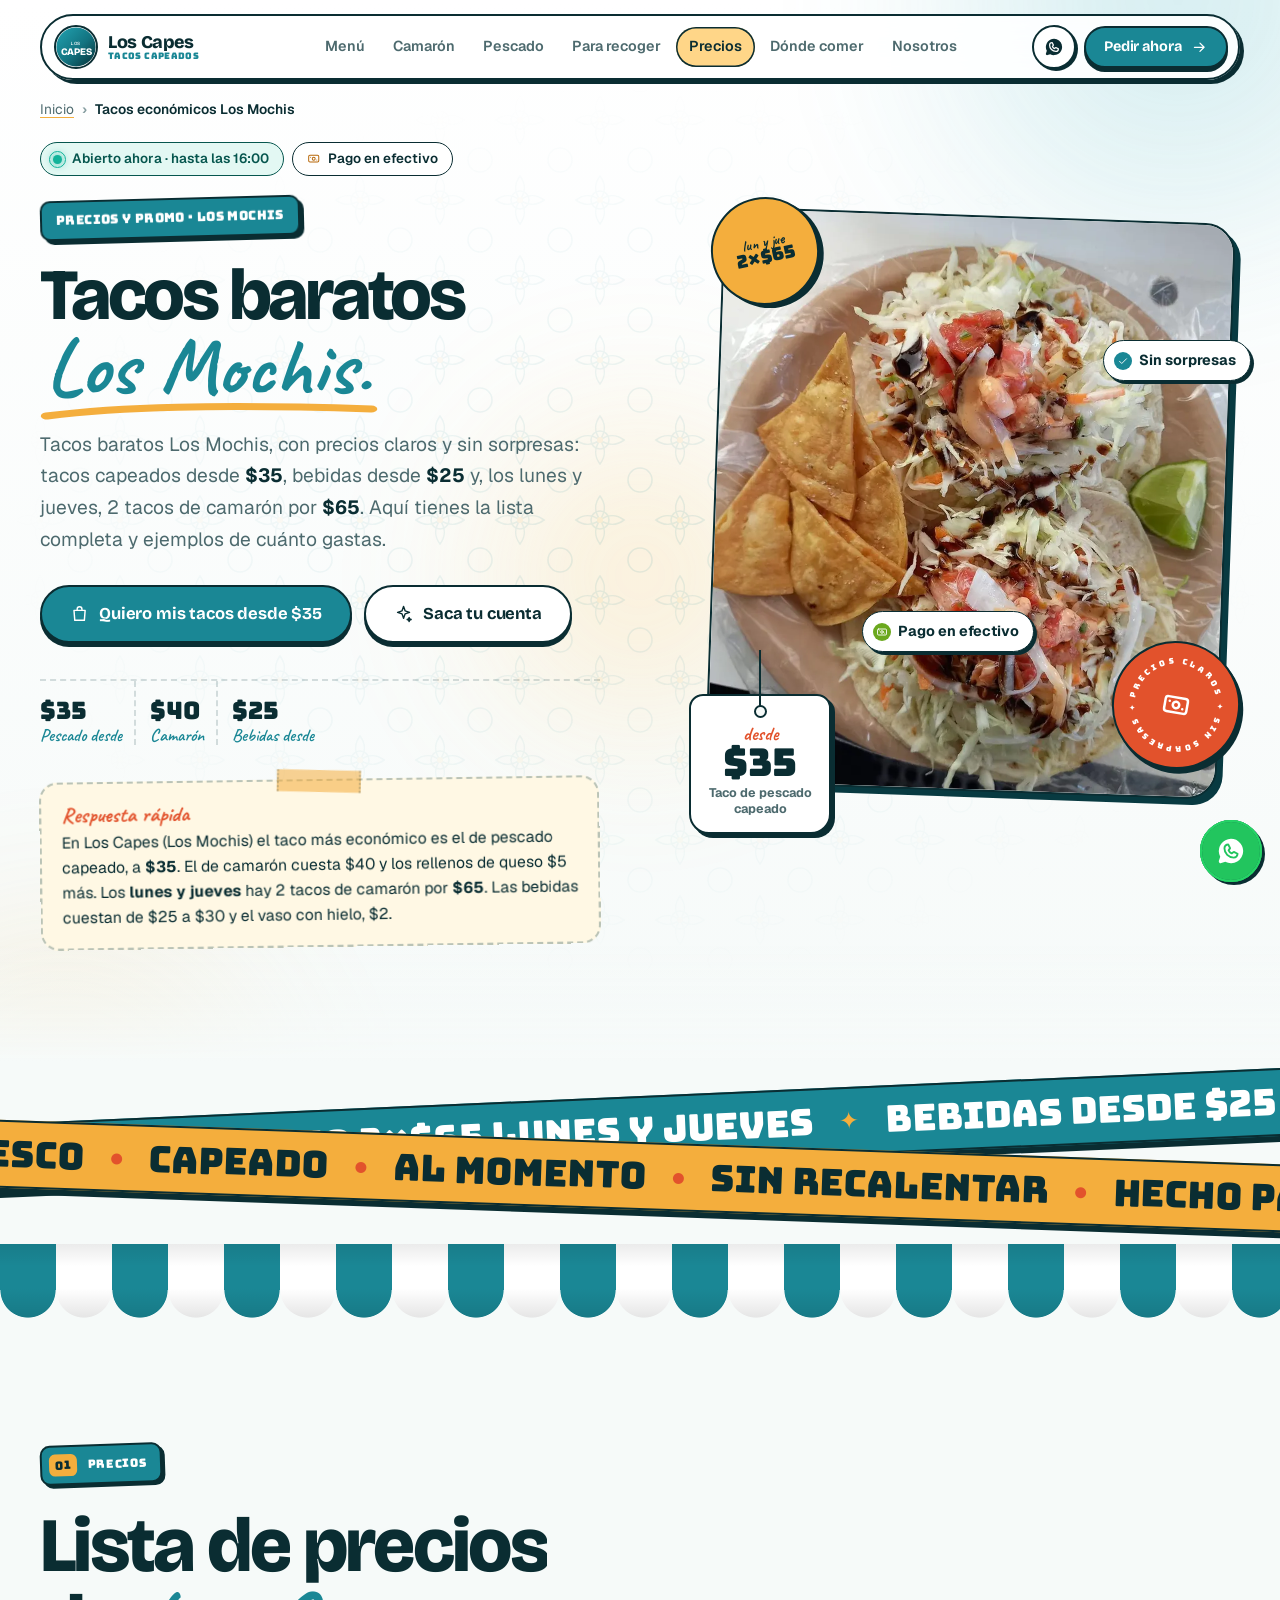
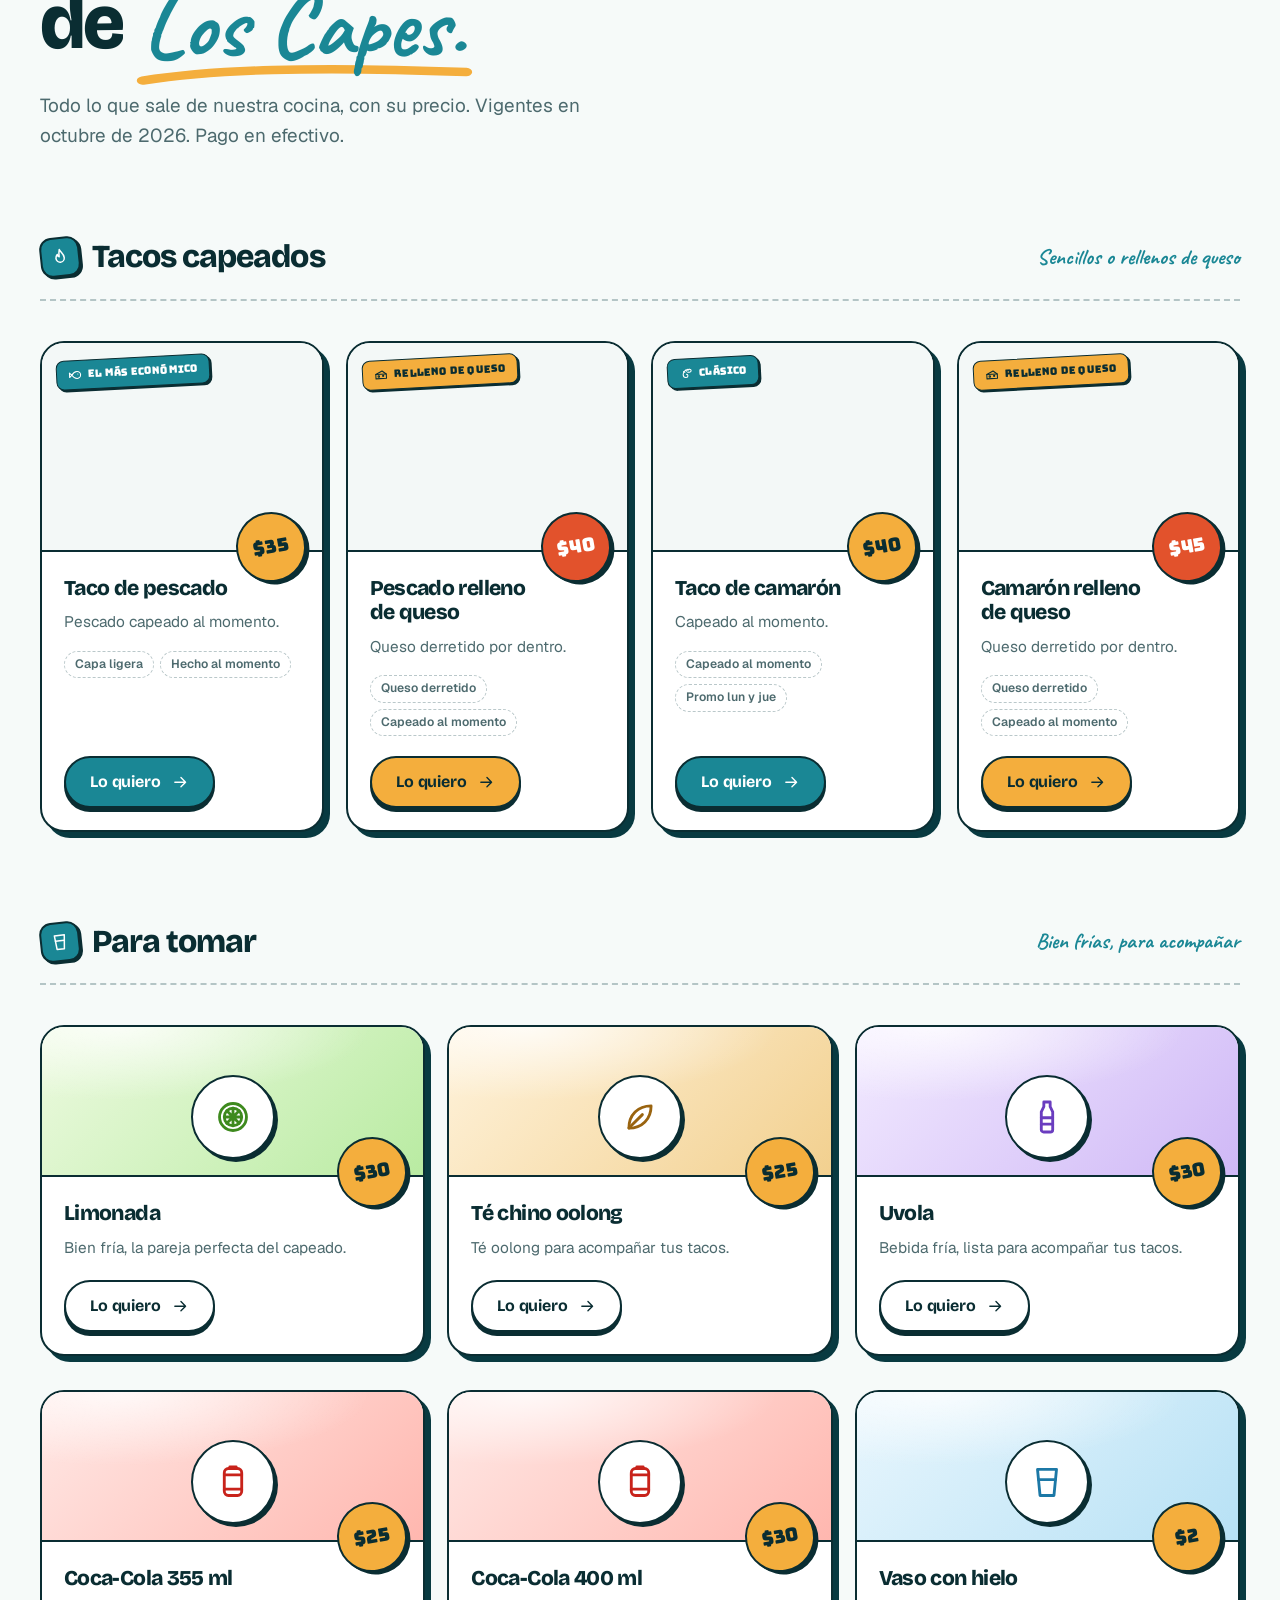
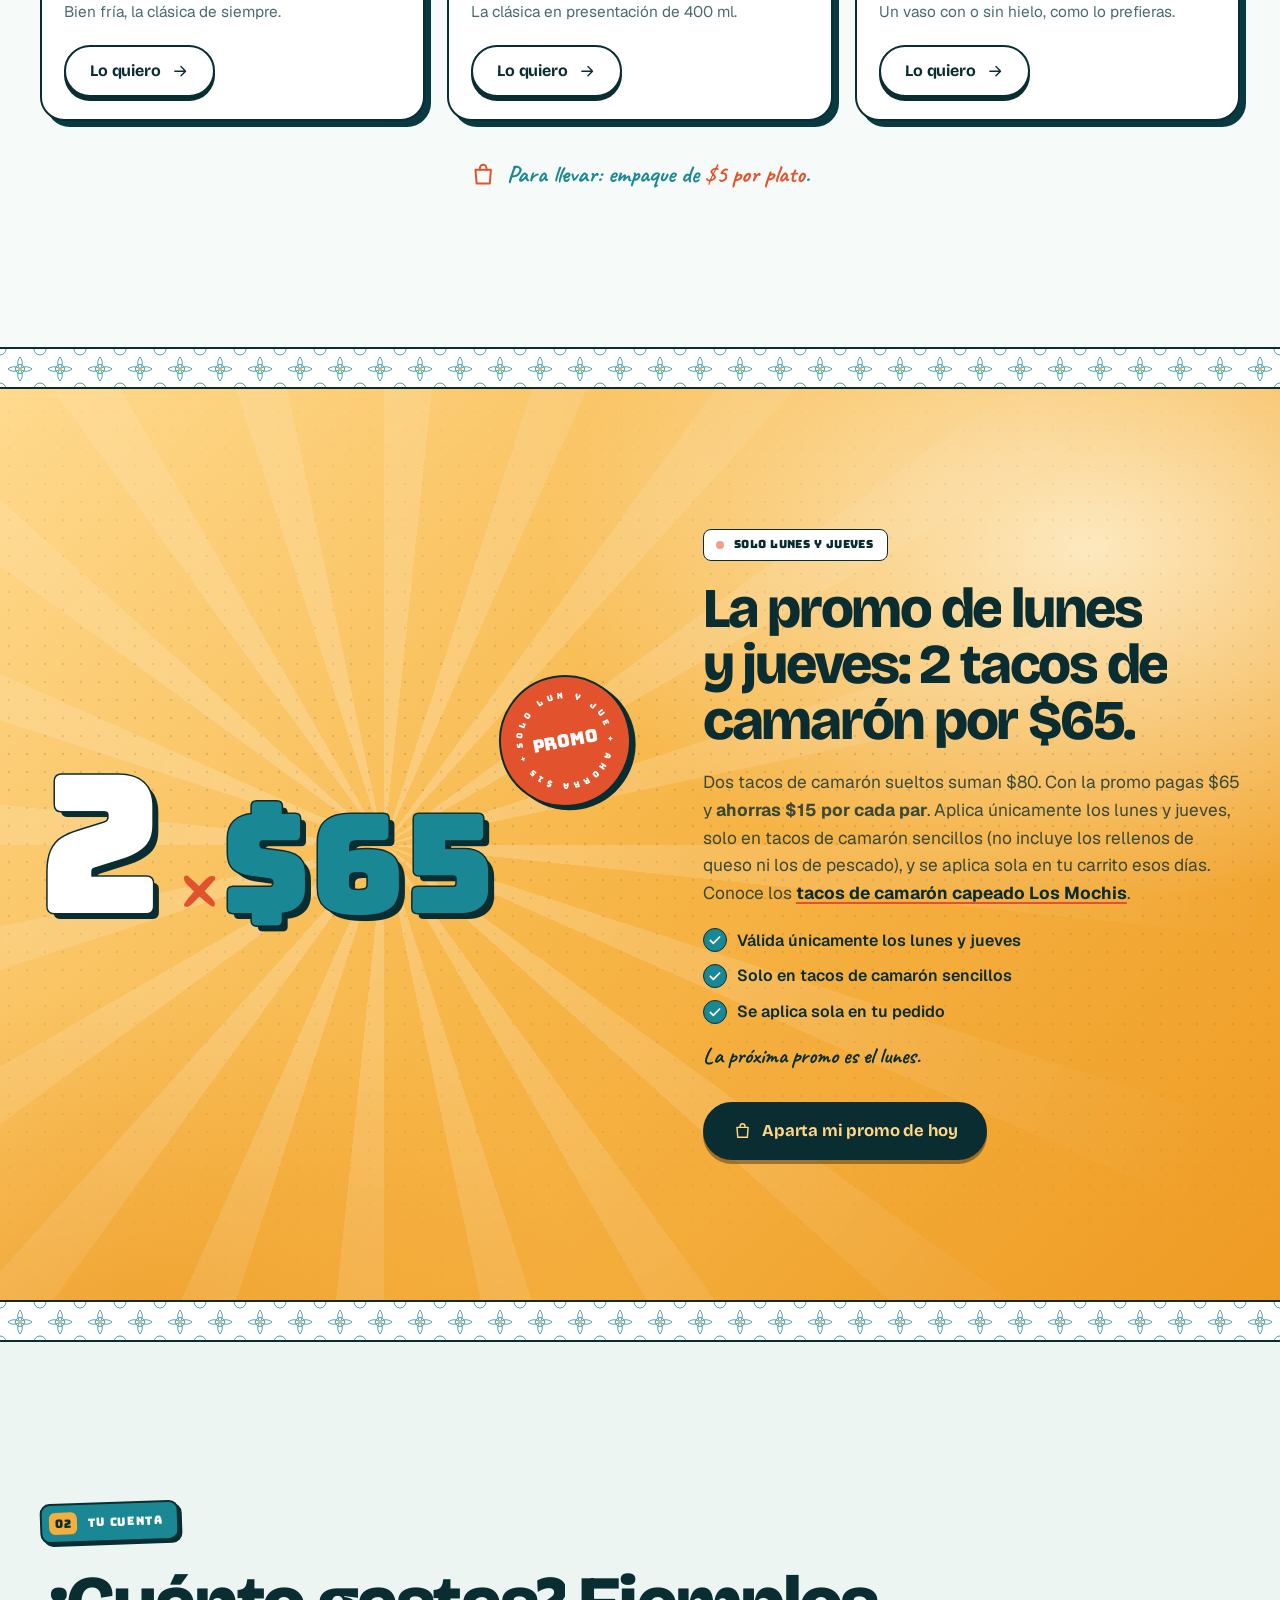
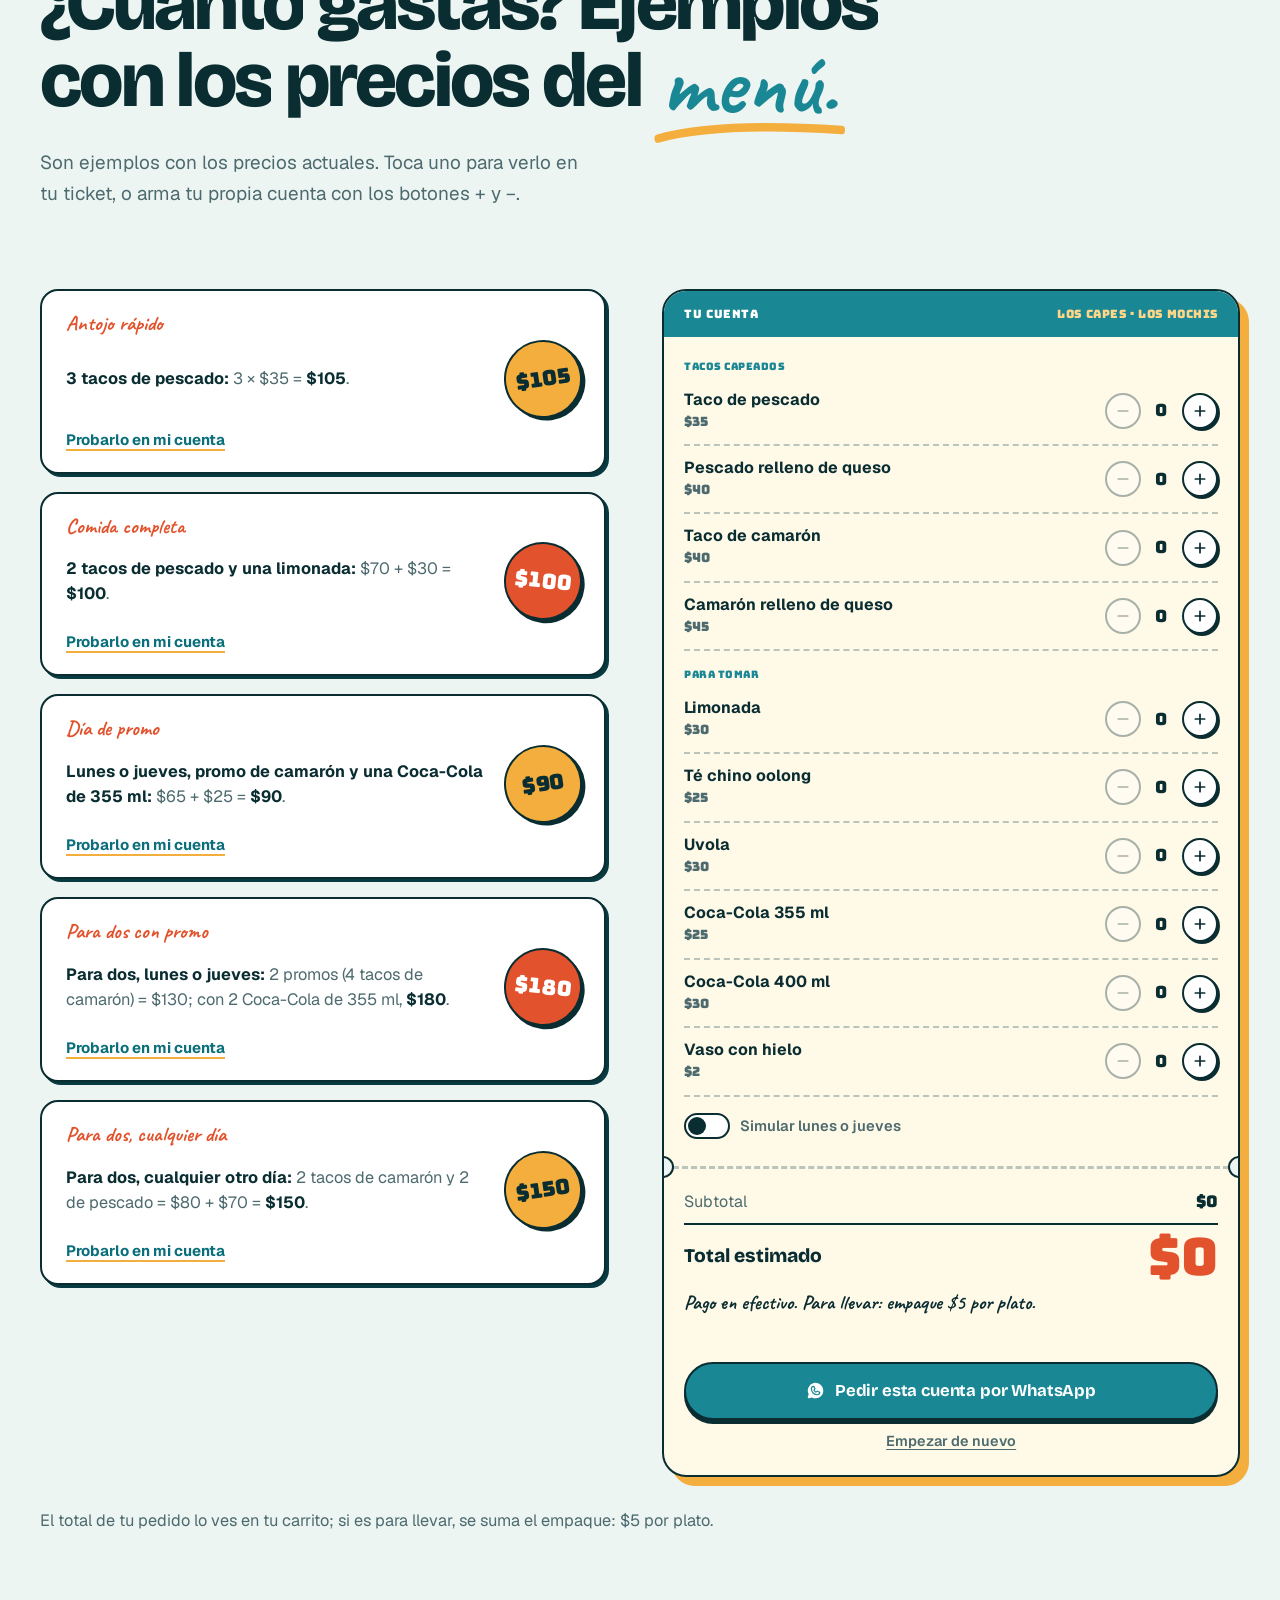
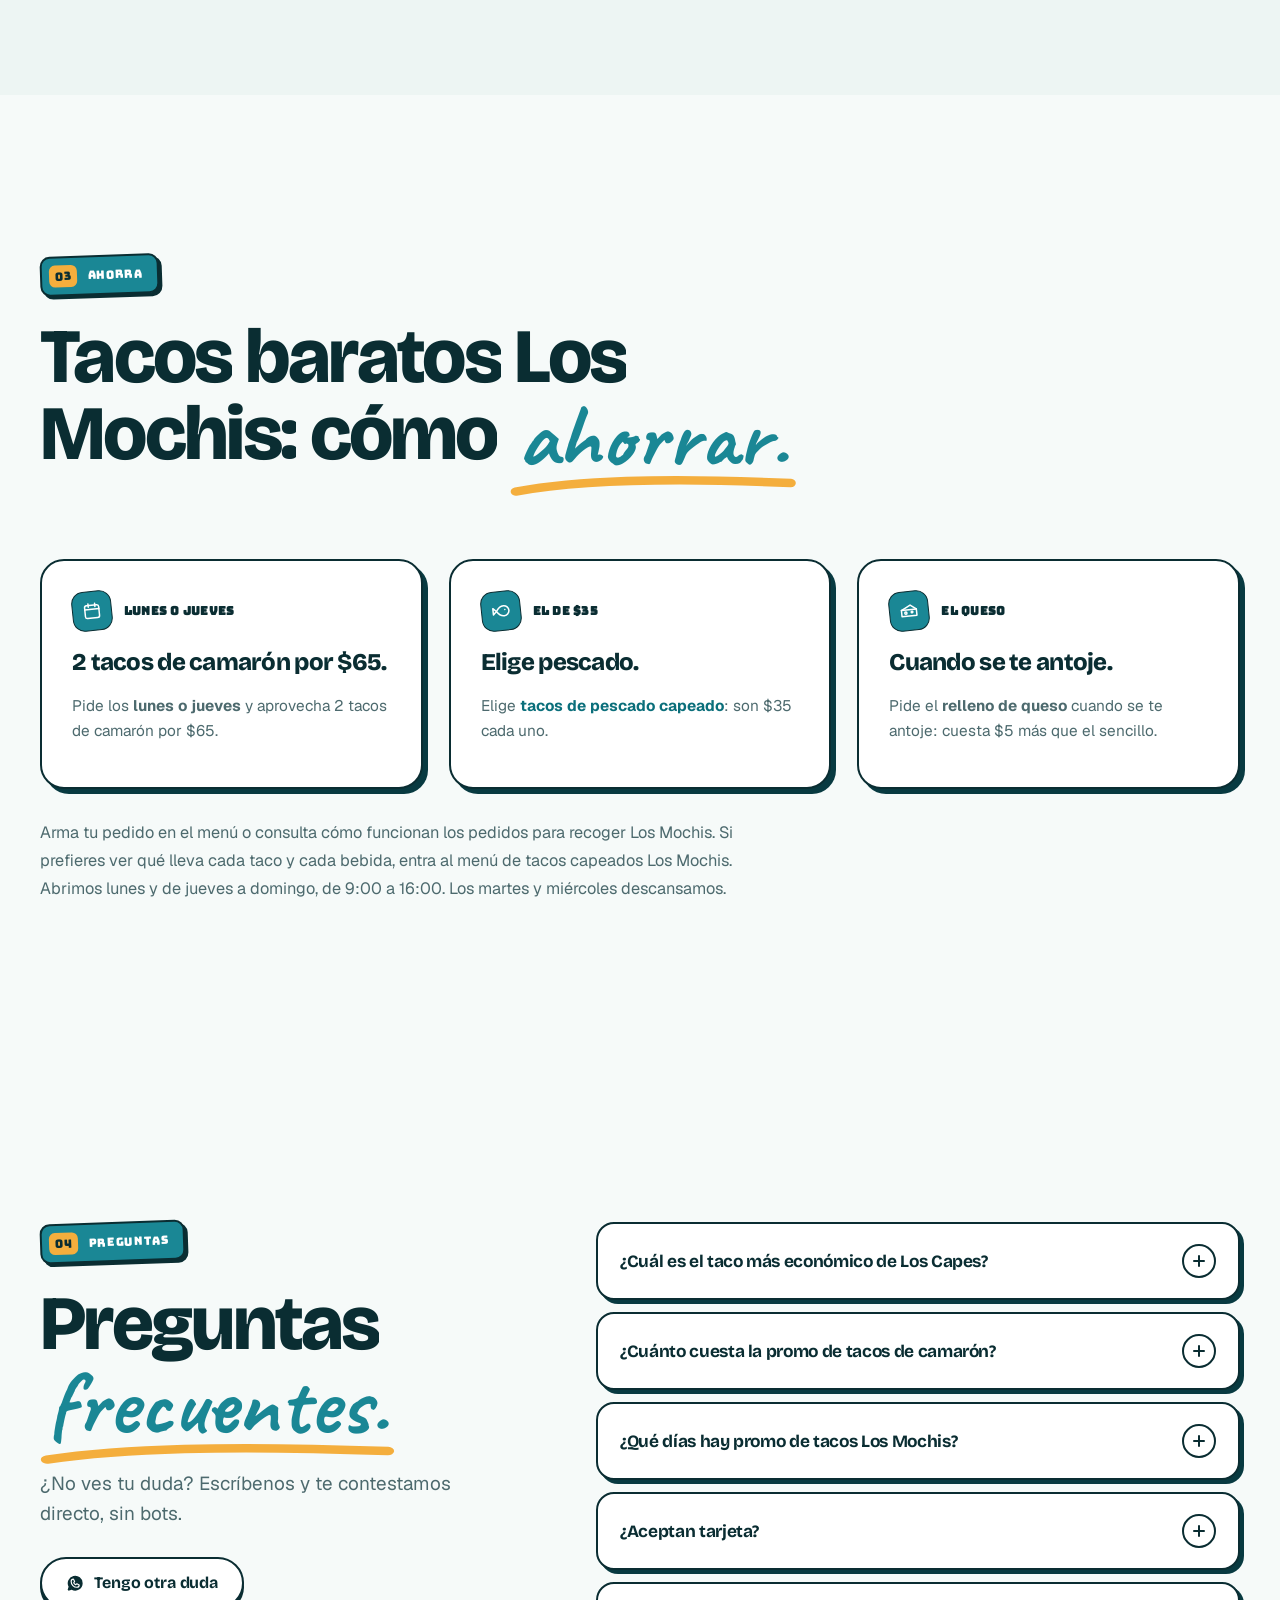
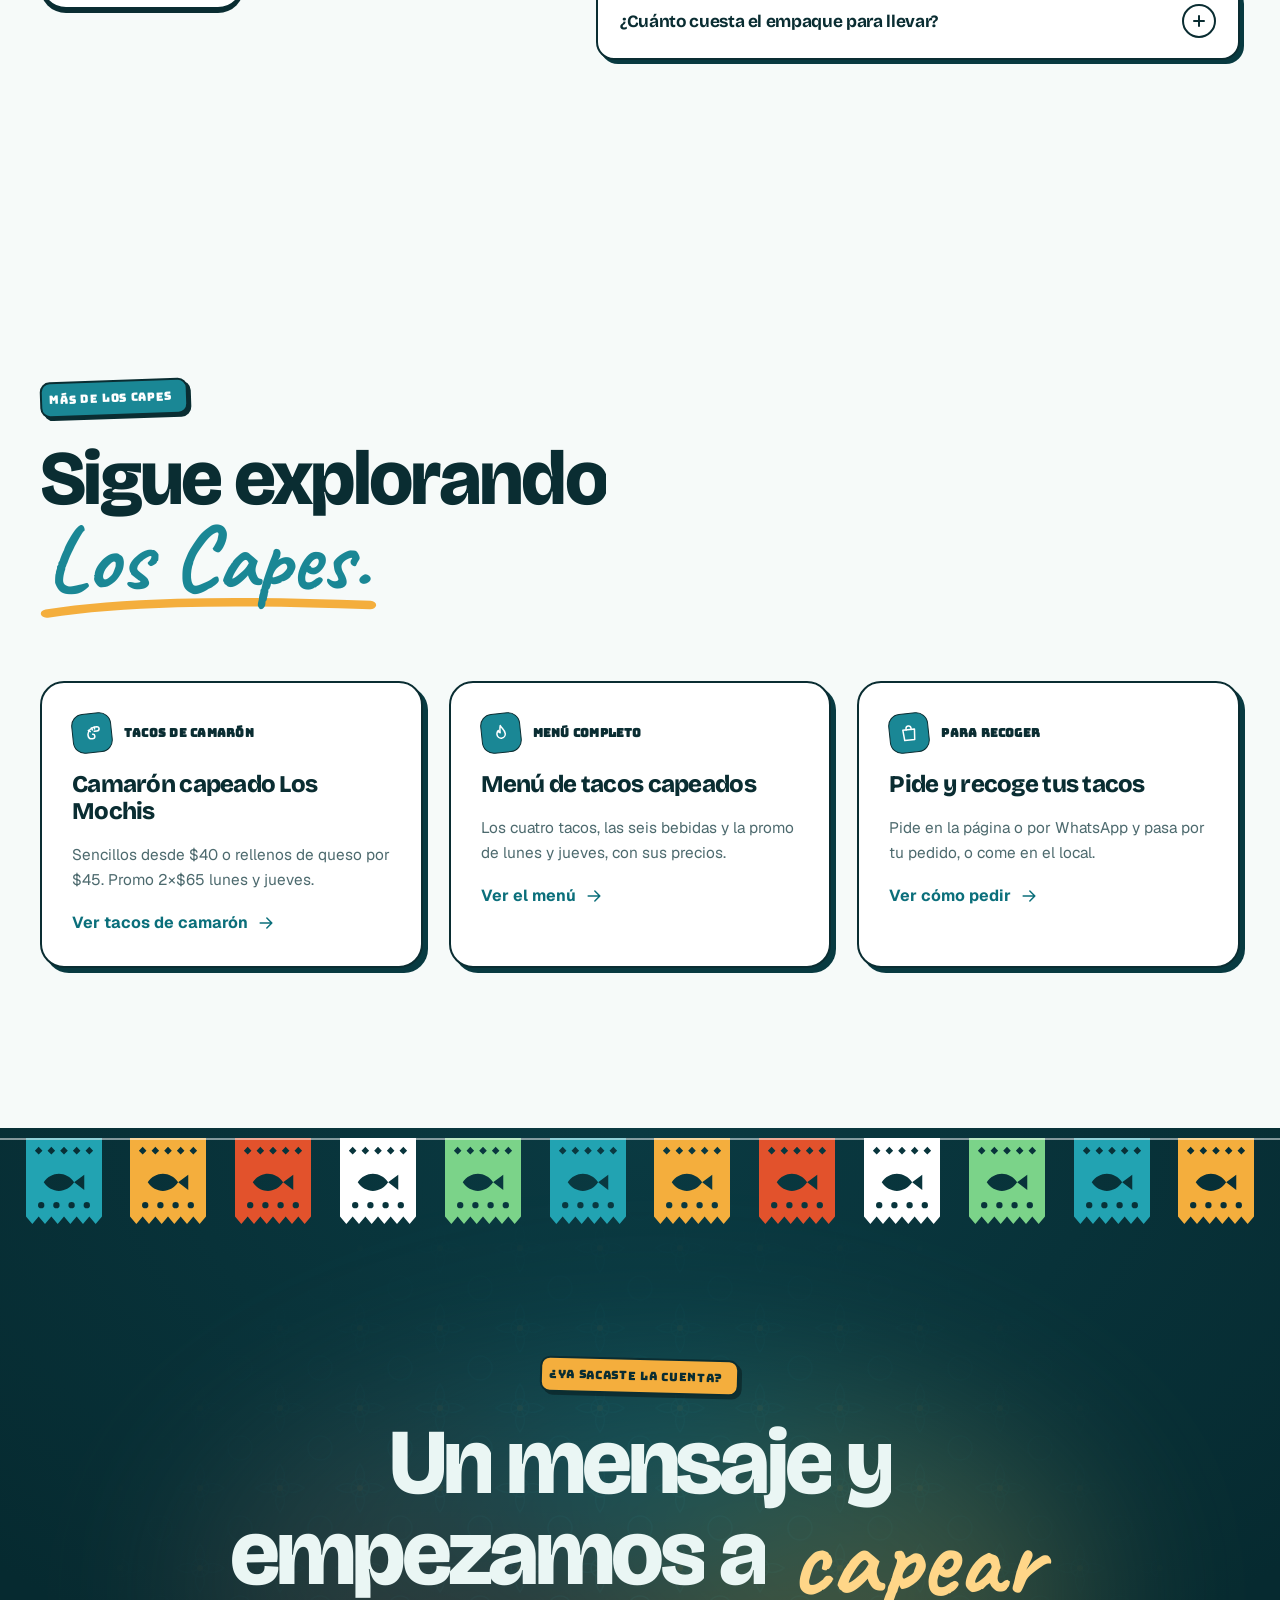
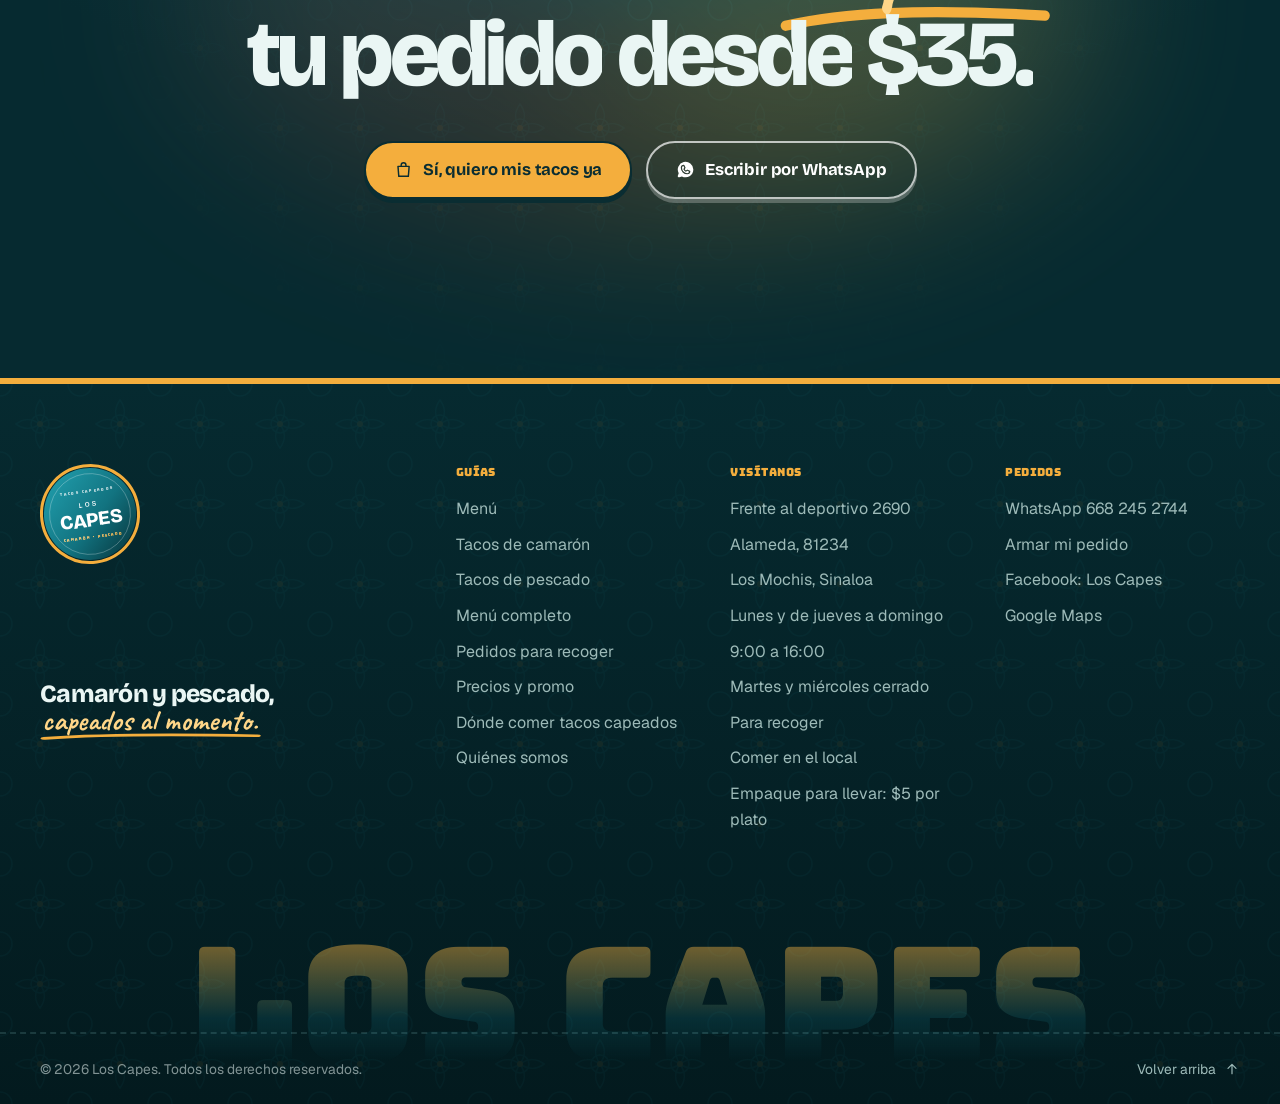
<file: tacos-economicos-los-mochis/index.html>
<!DOCTYPE html>
<html lang="es-MX" class="is-loaded">
<head>
  <meta charset="utf-8">
  <meta name="viewport" content="width=device-width, initial-scale=1, viewport-fit=cover">
  <script>
    /* Activa las animaciones de entrada. Si landing.js no llega a cargar en 4 s,
       se quita la clase "js" y todo el contenido queda visible. */
    (function (d) {
      d.classList.add("js");
      setTimeout(function () { if (!d.classList.contains("lp-ready")) d.classList.remove("js"); }, 4000);
    })(document.documentElement);
  </script>

  <!-- SEO LOCAL (Los Mochis, Sinaloa). Página de apoyo para posicionamiento indirecto.
       Dominio oficial: https://www.loscapes.com. Si cambia el dominio, actualiza canonical, og:url,
       og:image, el JSON-LD, robots.txt y sitemap.xml. -->
  <title>Tacos Baratos Los Mochis desde $35 | Económicos | Los Capes</title>
  <meta name="description" content="Tacos baratos Los Mochis desde $35 y promo de 2 tacos de camarón por $65 lunes y jueves. Precios y ejemplos de cuánto gastas. Pide por WhatsApp.">
  <meta name="keywords" content="tacos baratos los mochis, tacos económicos los mochis, comida barata los mochis, comida económica los mochis, precios tacos los mochis, promoción tacos los mochis, tacos de camarón 2 por 65, promo tacos lunes y jueves, tacos capeados precios, Los Capes">
  <meta name="author" content="Los Capes">
  <meta name="robots" content="index, follow, max-image-preview:large, max-snippet:-1, max-video-preview:-1">
  <link rel="canonical" href="https://www.loscapes.com/tacos-economicos-los-mochis/">
  <link rel="alternate" hreflang="es-MX" href="https://www.loscapes.com/tacos-economicos-los-mochis/">
  <link rel="alternate" hreflang="x-default" href="https://www.loscapes.com/tacos-economicos-los-mochis/">

  <meta name="geo.region" content="MX-SIN">
  <meta name="geo.placename" content="Los Mochis, Sinaloa">
  <meta name="geo.position" content="25.7981016;-109.0299785">
  <meta name="ICBM" content="25.7981016, -109.0299785">

  <meta name="color-scheme" content="light">
  <meta name="theme-color" content="#FFF8EC">

  <meta property="og:type" content="website">
  <meta property="og:locale" content="es_MX">
  <meta property="og:site_name" content="Los Capes">
  <meta property="og:title" content="Tacos Baratos Los Mochis desde $35 | Económicos | Los Capes">
  <meta property="og:description" content="Tacos baratos Los Mochis desde $35 y promo de 2 tacos de camarón por $65 lunes y jueves. Precios y ejemplos de cuánto gastas. Pide por WhatsApp.">
  <meta property="og:url" content="https://www.loscapes.com/tacos-economicos-los-mochis/">
  <meta property="og:image" content="https://www.loscapes.com/img/negocio/og-economicos.jpg">
  <meta property="og:image:type" content="image/jpeg">
  <meta property="og:image:width" content="1200">
  <meta property="og:image:height" content="630">
  <meta property="og:image:alt" content="Tacos capeados de Los Capes desde $35 Los Mochis, con col, pico de gallo y limón">
  <meta name="twitter:card" content="summary_large_image">
  <meta name="twitter:title" content="Tacos Baratos Los Mochis desde $35 | Económicos | Los Capes">
  <meta name="twitter:description" content="Tacos baratos Los Mochis desde $35 y promo de 2 tacos de camarón por $65 lunes y jueves. Precios y ejemplos de cuánto gastas. Pide por WhatsApp.">
  <meta name="twitter:image" content="https://www.loscapes.com/img/negocio/og-economicos.jpg">
  <meta name="twitter:image:alt" content="Tacos capeados de Los Capes desde $35 Los Mochis, con col, pico de gallo y limón">

  <link rel="icon" href="/favicon.ico" sizes="48x48">
  <link rel="icon" type="image/svg+xml" href="/img/icon.svg">
  <link rel="icon" type="image/png" sizes="192x192" href="/img/icon-192.png">
  <link rel="apple-touch-icon" sizes="180x180" href="/img/apple-touch-icon.png">
  <link rel="manifest" href="/manifest.webmanifest">

  <link rel="preconnect" href="https://fonts.googleapis.com">
  <link rel="preconnect" href="https://fonts.gstatic.com" crossorigin>
  <link rel="preload" as="style" href="https://fonts.googleapis.com/css2?family=Bungee&family=Caveat:wght@600;700&display=swap" onload="this.onload=null;this.rel='stylesheet'">
  <noscript><link rel="stylesheet" href="https://fonts.googleapis.com/css2?family=Bungee&family=Caveat:wght@600;700&display=swap"></noscript>
  <link rel="preload" href="/fonts/bricolage-grotesque-latin.woff2" as="font" type="font/woff2" crossorigin>
  <link rel="preload" href="/fonts/geist-latin.woff2" as="font" type="font/woff2" crossorigin>
  <link rel="preload" href="/img/negocio/lp-camaron-tacos.webp" as="image" type="image/webp" fetchpriority="high">

  <link rel="stylesheet" href="/css/styles.css">
  <link rel="stylesheet" href="/css/landing.css">
  <script src="/js/landing.js" defer></script>

  <script type="application/ld+json">
  {
    "@context": "https://schema.org",
    "@type": "BreadcrumbList",
    "@id": "https://www.loscapes.com/tacos-economicos-los-mochis/#breadcrumb",
    "itemListElement": [
      {
        "@type": "ListItem",
        "position": 1,
        "name": "Inicio",
        "item": "https://www.loscapes.com/"
      },
      {
        "@type": "ListItem",
        "position": 2,
        "name": "Tacos económicos Los Mochis",
        "item": "https://www.loscapes.com/tacos-economicos-los-mochis/"
      }
    ]
  }
  </script>
  <script type="application/ld+json">
  {
    "@context": "https://schema.org",
    "@type": "WebPage",
    "@id": "https://www.loscapes.com/tacos-economicos-los-mochis/#webpage",
    "url": "https://www.loscapes.com/tacos-economicos-los-mochis/",
    "name": "Tacos Baratos Los Mochis desde $35 | Económicos | Los Capes",
    "description": "Tacos baratos Los Mochis desde $35 y promo de 2 tacos de camarón por $65 lunes y jueves. Precios y ejemplos de cuánto gastas. Pide por WhatsApp.",
    "inLanguage": "es-MX",
    "isPartOf": {
      "@id": "https://www.loscapes.com/#website"
    },
    "about": {
      "@id": "https://www.loscapes.com/#restaurant"
    },
    "primaryImageOfPage": {
      "@type": "ImageObject",
      "url": "https://www.loscapes.com/img/negocio/og-economicos.jpg"
    },
    "datePublished": "2026-10-11",
    "dateModified": "2026-10-11",
    "breadcrumb": {
      "@id": "https://www.loscapes.com/tacos-economicos-los-mochis/#breadcrumb"
    }
  }
  </script>
  <script type="application/ld+json">
  {
    "@context": "https://schema.org",
    "@type": "FAQPage",
    "mainEntity": [
      {
        "@type": "Question",
        "name": "¿Cuál es el taco más económico de Los Capes?",
        "acceptedAnswer": {
          "@type": "Answer",
          "text": "El taco de pescado capeado, a $35. El de camarón cuesta $40 y los rellenos de queso cuestan $5 más."
        }
      },
      {
        "@type": "Question",
        "name": "¿Cuánto cuesta la promo de tacos de camarón?",
        "acceptedAnswer": {
          "@type": "Answer",
          "text": "2 tacos de camarón capeado por $65. Ahorras $15 por cada par frente al precio normal."
        }
      },
      {
        "@type": "Question",
        "name": "¿Qué días hay promo de tacos Los Mochis?",
        "acceptedAnswer": {
          "@type": "Answer",
          "text": "Únicamente los lunes y jueves. Aplica solo a los tacos de camarón sencillos y se aplica sola en tu pedido."
        }
      },
      {
        "@type": "Question",
        "name": "¿Aceptan tarjeta?",
        "acceptedAnswer": {
          "@type": "Answer",
          "text": "Aceptamos pago en efectivo. No pedimos pagos por adelantado ni datos de tarjeta."
        }
      },
      {
        "@type": "Question",
        "name": "¿Cuánto cuesta el empaque para llevar?",
        "acceptedAnswer": {
          "@type": "Answer",
          "text": "Para llevar se cobra empaque: $5 por plato."
        }
      }
    ]
  }
  </script>
</head>
<body id="top" class="lp">
  <!-- Sprite: logotipo e iconos usados en esta página -->
  <svg xmlns="http://www.w3.org/2000/svg" width="0" height="0" style="position:absolute" aria-hidden="true" focusable="false">
    <defs>
      <linearGradient id="g-brand" x1="0" y1="0" x2="1" y2="1">
        <stop offset="0" stop-color="#22A3B2"/>
        <stop offset=".55" stop-color="#127380"/>
        <stop offset="1" stop-color="#062F35"/>
      </linearGradient>
      <linearGradient id="g-gold" x1="0" y1="0" x2="1" y2="1">
        <stop offset="0" stop-color="#FFE3A3"/>
        <stop offset="1" stop-color="#F0A93A"/>
      </linearGradient>
    </defs>
    <symbol id="logo-mono" viewBox="0 0 200 200">
      <circle cx="100" cy="100" r="98" fill="url(#g-brand)"/>
      <text x="100" y="90" text-anchor="middle" style="font-family:'Bricolage Grotesque',sans-serif" font-weight="600" font-size="24" letter-spacing="4" fill="#fff" fill-opacity=".9">LOS</text>
      <text x="100" y="140" text-anchor="middle" style="font-family:'Bricolage Grotesque',sans-serif" font-weight="800" font-size="50" letter-spacing="-1" fill="#fff">CAPES</text>
    </symbol>
    <symbol id="logo-badge" viewBox="0 0 200 200">
      <circle cx="100" cy="100" r="98" fill="url(#g-brand)"/>
      <circle cx="100" cy="100" r="86" fill="none" stroke="#fff" stroke-opacity=".35" stroke-width="1.5"/>
      <text x="100" y="54" text-anchor="middle" style="font-family:Bungee,sans-serif" font-weight="500" font-size="8" letter-spacing="3" fill="#fff" fill-opacity=".75">TACOS CAPEADOS</text>
      <text x="100" y="84" text-anchor="middle" style="font-family:'Bricolage Grotesque',sans-serif" font-weight="600" font-size="15" letter-spacing="4" fill="#fff" fill-opacity=".92">LOS</text>
      <text x="100" y="126" text-anchor="middle" style="font-family:'Bricolage Grotesque',sans-serif" font-weight="800" font-size="42" letter-spacing="-.5" fill="#fff">CAPES</text>
      <text x="100" y="152" text-anchor="middle" style="font-family:Bungee,sans-serif" font-weight="500" font-size="8" letter-spacing="2.4" fill="url(#g-gold)">CAMARÓN · PESCADO</text>
    </symbol>
    <symbol id="i-whatsapp" viewBox="0 0 256 256"><path fill="currentColor" stroke="none" d="M152.58,145.23l23,11.48A24,24,0,0,1,152,176a72.08,72.08,0,0,1-72-72A24,24,0,0,1,99.29,80.46l11.48,23L101,118a8,8,0,0,0-.73,7.51,56.47,56.47,0,0,0,30.15,30.15A8,8,0,0,0,138,155ZM232,128A104,104,0,0,1,79.12,219.82L45.07,231.17a16,16,0,0,1-20.24-20.24l11.35-34.05A104,104,0,1,1,232,128Zm-40,24a8,8,0,0,0-4.42-7.16l-32-16a8,8,0,0,0-8,.5l-14.69,9.8a40.55,40.55,0,0,1-16-16l9.8-14.69a8,8,0,0,0,.5-8l-16-32A8,8,0,0,0,104,64a40,40,0,0,0-40,40,88.1,88.1,0,0,0,88,88A40,40,0,0,0,192,152Z"/></symbol>
    <symbol id="i-arrow-right" viewBox="0 0 24 24"><path d="M5 12h14M13 6l6 6-6 6"/></symbol>
    <symbol id="i-bag" viewBox="0 0 24 24"><path d="M5 8h14l-1 12.5H6L5 8Z"/><path d="M9 8V6.5a3 3 0 0 1 6 0V8"/></symbol>
    <symbol id="i-cash" viewBox="0 0 24 24"><rect x="3" y="6" width="18" height="12" rx="2.2"/><circle cx="12" cy="12" r="2.6"/><path d="M6.5 9.5h.01M17.5 14.5h.01"/></symbol>
    <symbol id="i-sparkle" viewBox="0 0 24 24"><path d="M12 3l1.9 5.6L19.5 10.5l-5.6 1.9L12 18l-1.9-5.6L4.5 10.5l5.6-1.9L12 3Z"/><path d="M19 17l.7 1.8 1.8.7-1.8.7L19 22l-.7-1.8-1.8-.7 1.8-.7L19 17Z"/></symbol>
    <symbol id="i-check" viewBox="0 0 24 24"><path d="M5 12.5l4.5 4.5L19 7.5"/></symbol>
    <symbol id="i-flame" viewBox="0 0 24 24"><path d="M12 3c1 3.2 5 5.6 5 10.2a5 5 0 0 1-10 0c0-2.1 1-3.6 2-4.6 0 1.6.8 2.6 2 3.1 0-3 0-5.6 1-8.7Z"/></symbol>
    <symbol id="i-fish" viewBox="0 0 24 24"><path d="M6.5 12c2.5-4 6-6 9-6 3.5 0 6 3 6 6s-2.5 6-6 6c-3 0-6.5-2-9-6Zm0 0L2.5 8.2v7.6L6.5 12Z"/><path d="M16.8 10.6h.01"/></symbol>
    <symbol id="i-cheese" viewBox="0 0 24 24"><path d="M3 18v-7.5L14 5l7 5.5V18H3Z"/><path d="M3 10.5h18"/><circle cx="8" cy="14.2" r="1.3"/><circle cx="15.5" cy="13.6" r="1"/></symbol>
    <symbol id="i-shrimp" viewBox="0 0 24 24"><path d="M18 5C11.5 5 7 8.6 7 14c0 3 2 5 4.6 5 2 0 3.4-1.3 3.4-3 0-1.4-1-2.4-2.4-2.4"/><path d="M18 5c1.7 0 3 1.1 3 2.6S19.7 10.2 18 10.2h-3.2"/><path d="M10 10.2 8 8.4M12.8 8.4l-.9-2.4M15.6 7.4l-.2-2.4"/></symbol>
    <symbol id="i-glass" viewBox="0 0 24 24"><path d="M6 4h12l-1.6 16.5H7.6L6 4Z"/><path d="M6.7 10.5h10.6"/></symbol>
    <symbol id="i-lemon" viewBox="0 0 24 24"><circle cx="12" cy="12" r="8.5"/><circle cx="12" cy="12" r="5.5"/><path d="M12 6.5v11M6.5 12h11M8.1 8.1l7.8 7.8M15.9 8.1l-7.8 7.8"/></symbol>
    <symbol id="i-leaf" viewBox="0 0 24 24"><path d="M5 19C5 10.7 10.7 5 19 5c0 8.3-5.7 14-14 14Z"/><path d="M5 19l8.5-8.5"/></symbol>
    <symbol id="i-bottle" viewBox="0 0 24 24"><path d="M10 2.5h4v3l1.6 3.2V20a1.5 1.5 0 0 1-1.5 1.5H9.9A1.5 1.5 0 0 1 8.4 20V8.7L10 5.5v-3Z"/><path d="M8.4 12.5h7.2M8.4 16.5h7.2"/></symbol>
    <symbol id="i-can" viewBox="0 0 24 24"><rect x="6.5" y="3.5" width="11" height="17" rx="2.6"/><path d="M6.5 7.5h11M6.5 16.5h11M10 3.5V2.5h4v1"/></symbol>
    <symbol id="i-minus" viewBox="0 0 24 24"><path d="M5 12h14"/></symbol>
    <symbol id="i-plus" viewBox="0 0 24 24"><path d="M12 5v14M5 12h14"/></symbol>
    <symbol id="i-calendar" viewBox="0 0 24 24"><rect x="3.5" y="5" width="17" height="15.5" rx="2.5"/><path d="M3.5 10h17M8 3v4M16 3v4"/></symbol>
    <symbol id="papel" viewBox="0 0 60 70"><path fill="currentColor" fill-rule="evenodd" d="M0 0H60V62L55 68L50 62L45 68L40 62L35 68L30 62L25 68L20 62L15 68L10 62L5 68L0 62Z M10 7l3 3-3 3-3-3Z M20 7l3 3-3 3-3-3Z M30 7l3 3-3 3-3-3Z M40 7l3 3-3 3-3-3Z M50 7l3 3-3 3-3-3Z M14 35C20 26 32 26 38 35C32 44 20 44 14 35Z M38 35L46 29V41Z M9.5 53a2.5 2.5 0 1 0 5 0a2.5 2.5 0 1 0 -5 0Z M21.5 53a2.5 2.5 0 1 0 5 0a2.5 2.5 0 1 0 -5 0Z M33.5 53a2.5 2.5 0 1 0 5 0a2.5 2.5 0 1 0 -5 0Z M45.5 53a2.5 2.5 0 1 0 5 0a2.5 2.5 0 1 0 -5 0Z"/></symbol>
    <symbol id="i-arrow-up" viewBox="0 0 24 24"><path d="M12 19V5M6 11l6-6 6 6"/></symbol>
  </svg>

  <a class="skip" href="#contenido">Saltar al contenido</a>

  <header class="header pg-header is-scrolled" id="header">
    <div class="header__bar">
      <button class="burger" id="burger" type="button" aria-expanded="false" aria-controls="mobile-menu" aria-label="Abrir menú">
        <span></span><span></span>
      </button>

      <a class="brand" href="/" aria-label="Los Capes, ir al inicio">
        <svg class="brand__mark" aria-hidden="true" focusable="false"><use href="#logo-mono"/></svg>
        <span class="brand__text">
          <span class="brand__name">Los Capes</span>
          <span class="brand__tag">Tacos capeados</span>
        </span>
      </a>

      <nav class="nav" aria-label="Principal">
        <ul class="nav__list">
            <li><a class="nav__link" href="/#menu">Menú</a></li>
            <li><a class="nav__link" href="/tacos-de-camaron-los-mochis/">Camarón</a></li>
            <li><a class="nav__link" href="/tacos-de-pescado-los-mochis/">Pescado</a></li>
            <li><a class="nav__link" href="/pedidos-para-recoger-los-mochis/">Para recoger</a></li>
            <li><a class="nav__link" aria-current="page" href="/tacos-economicos-los-mochis/">Precios</a></li>
            <li><a class="nav__link" href="/donde-comer-tacos-capeados-los-mochis/">Dónde comer</a></li>
            <li><a class="nav__link" href="/quienes-somos-los-capes/">Nosotros</a></li>
        </ul>
      </nav>

      <div class="header__actions">
        <a class="cart-btn" href="https://wa.me/526682452744?text=Hola%20Los%20Capes%2C%20quiero%20hacer%20un%20pedido." target="_blank" rel="noopener noreferrer" aria-label="Pedir por WhatsApp"><svg class="i" aria-hidden="true" focusable="false"><use href="#i-whatsapp"/></svg></a>
        <a class="btn btn--primary btn--sm header__cta" href="/#menu">
          <span class="btn__label">Pedir ahora</span>
          <svg class="i" aria-hidden="true" focusable="false"><use href="#i-arrow-right"/></svg>
        </a>
      </div>
    </div>
  </header>

  <div class="mobile-menu" id="mobile-menu" inert>
    <div class="mobile-menu__bg" aria-hidden="true"></div>
    <nav class="mobile-menu__nav" aria-label="Menú móvil">
      <ol class="mobile-menu__list">
        <li><a href="/#menu"><span class="mobile-menu__num">01</span>Menú</a></li>
        <li><a href="/tacos-de-camaron-los-mochis/"><span class="mobile-menu__num">02</span>Tacos de camarón</a></li>
        <li><a href="/tacos-de-pescado-los-mochis/"><span class="mobile-menu__num">03</span>Tacos de pescado</a></li>
        <li><a href="/menu-tacos-capeados-los-mochis/"><span class="mobile-menu__num">04</span>Menú completo</a></li>
        <li><a href="/pedidos-para-recoger-los-mochis/"><span class="mobile-menu__num">05</span>Para recoger</a></li>
        <li><a href="/tacos-economicos-los-mochis/"><span class="mobile-menu__num">06</span>Precios y promo</a></li>
        <li><a href="/donde-comer-tacos-capeados-los-mochis/"><span class="mobile-menu__num">07</span>Dónde comer</a></li>
        <li><a href="/quienes-somos-los-capes/"><span class="mobile-menu__num">08</span>Quiénes somos</a></li>
      </ol>
    </nav>
    <div class="mobile-menu__foot">
      <a class="btn btn--primary btn--block" href="/#menu">
        <svg class="i" aria-hidden="true" focusable="false"><use href="#i-bag"/></svg>
        <span class="btn__label">Quiero hacer mi pedido</span>
      </a>
    </div>
  </div>

  <main id="contenido">
    <article>

      <!-- ================================================================
           HÉROE
           ================================================================ -->
      <header class="lp-hero" aria-labelledby="hero-title">
        <div class="hero__bg" aria-hidden="true">
          <div class="hero__aurora">
            <span class="aurora aurora--a"></span>
            <span class="aurora aurora--b"></span>
            <span class="aurora aurora--c"></span>
          </div>
          <div class="hero__grid"></div>
          <div class="lp-bubbles"><i style="--x:6%;--s:14px;--t:17s;--dl:-0s"></i><i style="--x:14%;--s:22px;--t:21s;--dl:-3s"></i><i style="--x:23%;--s:12px;--t:15s;--dl:-7s"></i><i style="--x:33%;--s:18px;--t:19s;--dl:-1s"></i><i style="--x:42%;--s:26px;--t:23s;--dl:-9s"></i><i style="--x:51%;--s:12px;--t:16s;--dl:-5s"></i><i style="--x:60%;--s:20px;--t:20s;--dl:-11s"></i><i style="--x:68%;--s:14px;--t:18s;--dl:-2s"></i><i style="--x:76%;--s:24px;--t:22s;--dl:-6s"></i><i style="--x:84%;--s:12px;--t:15s;--dl:-10s"></i><i style="--x:91%;--s:18px;--t:19s;--dl:-4s"></i><i style="--x:97%;--s:14px;--t:17s;--dl:-8s"></i></div>
        </div>

        <div class="container lp-hero__inner">
          <div class="lp-hero__copy">
            <nav class="crumbs" aria-label="Ruta de navegación" data-in style="--i:0">
              <ol>
                <li><a href="/">Inicio</a></li>
                <li aria-current="page">Tacos económicos Los Mochis</li>
              </ol>
            </nav>

            <div class="lp-hero__chips" data-in style="--i:1">
              <p class="status" data-status data-open="false"><span class="status__dot" aria-hidden="true"></span><span data-status-text>Consultando horario</span></p>
              <p class="chip chip--ghost"><svg class="i" aria-hidden="true" focusable="false"><use href="#i-cash"/></svg>Pago en efectivo</p>
            </div>

            <p class="lp-kicker" data-in style="--i:2">Precios y promo · Los Mochis</p>

            <h1 class="lp-title" id="hero-title" data-in style="--i:3">Tacos <span class="lp-nowrap">baratos</span> <em>Los Mochis.</em></h1>

            <p class="lp-lead" data-in style="--i:4">Tacos baratos Los Mochis, con precios claros y sin sorpresas: tacos capeados desde <strong>$35</strong>, bebidas desde <strong>$25</strong> y, los lunes y jueves, 2 tacos de camarón por <strong>$65</strong>. Aquí tienes la lista completa y ejemplos de cuánto gastas.</p>

            <div class="lp-hero__cta" data-in style="--i:5">
              <a class="btn btn--primary btn--lg" data-magnetic href="/#menu">
                <svg class="i" aria-hidden="true" focusable="false"><use href="#i-bag"/></svg>
                <span class="btn__label">Quiero mis tacos desde $35</span>
              </a>
              <a class="btn btn--glass btn--lg" href="#cuanto-gastas">
                <svg class="i" aria-hidden="true" focusable="false"><use href="#i-sparkle"/></svg>
                <span class="btn__label">Saca tu cuenta</span>
              </a>
            </div>

            <dl class="lp-metrics" data-in style="--i:6">
              <div class="lp-metric"><dt>Pescado desde</dt><dd>$35</dd></div>
              <div class="lp-metric"><dt>Camarón</dt><dd>$40</dd></div>
              <div class="lp-metric"><dt>Bebidas desde</dt><dd>$25</dd></div>
            </dl>

            <aside class="lp-answer" aria-label="Respuesta rápida" data-in style="--i:7">
              <span class="lp-answer__label">Respuesta rápida</span>
              En Los Capes (Los Mochis) el taco más económico es el de pescado capeado, a <strong>$35</strong>. El de camarón cuesta $40 y los rellenos de queso $5 más. Los <strong>lunes y jueves</strong> hay 2 tacos de camarón por <strong>$65</strong>. Las bebidas cuestan de $25 a $30 y el vaso con hielo, $2.
            </aside>
          </div>

          <div class="lp-hero__visual" data-in style="--i:3">
            <figure class="lp-photo lp-photo--main">
              <img src="/img/negocio/lp-camaron-tacos.webp" width="900" height="928" fetchpriority="high" decoding="async" alt="Dos tacos capeados con col, pico de gallo y aderezo, con limón: tacos desde $35 Los Mochis">
            </figure>
            <div class="lp-pricetag" aria-hidden="true"><small>desde</small><b>$35</b><span>Taco de pescado capeado</span></div>
            <div class="lp-sticker lp-sticker--price lp-sticker--promo" aria-hidden="true"><small>lun y jue</small><b>2×$65</b></div>
            <div class="lp-stamp" aria-hidden="true">
              <svg viewBox="0 0 120 120" focusable="false"><defs><path id="lp-stamp-path" d="M60,60 m-44,0 a44,44 0 1,1 88,0 a44,44 0 1,1 -88,0"/></defs><text><textPath href="#lp-stamp-path" textLength="270" lengthAdjust="spacing">PRECIOS CLAROS ✦ SIN SORPRESAS ✦ </textPath></text></svg>
              <svg class="i" aria-hidden="true" focusable="false"><use href="#i-cash"/></svg>
            </div>
            <span class="lp-float lp-float--a" aria-hidden="true"><svg class="i" aria-hidden="true" focusable="false"><use href="#i-check"/></svg>Sin sorpresas</span>
            <span class="lp-float lp-float--b" aria-hidden="true"><svg class="i" aria-hidden="true" focusable="false"><use href="#i-cash"/></svg>Pago en efectivo</span>
          </div>
        </div>
      </header>

      <!-- Cintas cruzadas (decorativas) -->
      <div class="ticker" aria-hidden="true">
        <div class="ticker__row"><div class="ticker__track"><span>Desde $35</span><i>✦</i><span>Promo 2×$65 lunes y jueves</span><i>✦</i><span>Bebidas desde $25</span><i>✦</i><span>Pago en efectivo</span><i>✦</i><span>Los Mochis</span><i>✦</i><span>Desde $35</span><i>✦</i><span>Promo 2×$65 lunes y jueves</span><i>✦</i><span>Bebidas desde $25</span><i>✦</i><span>Pago en efectivo</span><i>✦</i><span>Los Mochis</span><i>✦</i><span>Desde $35</span><i>✦</i><span>Promo 2×$65 lunes y jueves</span><i>✦</i><span>Bebidas desde $25</span><i>✦</i><span>Pago en efectivo</span><i>✦</i><span>Los Mochis</span><i>✦</i><span>Desde $35</span><i>✦</i><span>Promo 2×$65 lunes y jueves</span><i>✦</i><span>Bebidas desde $25</span><i>✦</i><span>Pago en efectivo</span><i>✦</i><span>Los Mochis</span><i>✦</i></div></div>
        <div class="ticker__row ticker__row--outline ticker__row--reverse"><div class="ticker__track"><span>Fresco</span><i>●</i><span>Capeado</span><i>●</i><span>Al momento</span><i>●</i><span>Sin recalentar</span><i>●</i><span>Hecho para ti</span><i>●</i><span>Fresco</span><i>●</i><span>Capeado</span><i>●</i><span>Al momento</span><i>●</i><span>Sin recalentar</span><i>●</i><span>Hecho para ti</span><i>●</i><span>Fresco</span><i>●</i><span>Capeado</span><i>●</i><span>Al momento</span><i>●</i><span>Sin recalentar</span><i>●</i><span>Hecho para ti</span><i>●</i><span>Fresco</span><i>●</i><span>Capeado</span><i>●</i><span>Al momento</span><i>●</i><span>Sin recalentar</span><i>●</i><span>Hecho para ti</span><i>●</i></div></div>
      </div>

      <!-- ================================================================
           LISTA DE PRECIOS (menú completo con el estilo de la home)
           ================================================================ -->
      <section class="section menu lp-menu" id="precios" aria-labelledby="menu-title">
        <div class="awning" aria-hidden="true"></div>
        <div class="container">
          <header class="sec-head">
            <p class="eyebrow" data-reveal><span>01</span>Precios</p>
            <h2 class="sec-title" id="menu-title" data-split>Lista de precios de <em>Los Capes.</em></h2>
            <p class="sec-lead" data-reveal>Todo lo que sale de nuestra cocina, con su precio. Vigentes en octubre de 2026. Pago en efectivo.</p>
          </header>

          <div class="menu__group">
            <div class="menu__group-head" data-reveal>
              <h3 class="menu__group-title"><svg class="i" aria-hidden="true" focusable="false"><use href="#i-flame"/></svg>Tacos capeados</h3>
              <p class="menu__group-note">Sencillos o rellenos de queso</p>
            </div>

            <div class="menu__grid">
              <article class="dish" data-reveal data-tilt data-spot>
                <figure class="dish__media">
                  <img src="/img/negocio/lp-pescado-tacos.webp" width="1000" height="731" loading="lazy" decoding="async" style="object-position:30% 50%" alt="Taco de pescado capeado con col, pico de gallo, aderezo y limón, a $35 Los Mochis">
                  <span class="dish__badge dish__badge--teal"><svg class="i" aria-hidden="true" focusable="false"><use href="#i-fish"/></svg>El más económico</span>
                </figure>
                <div class="dish__body">
                  <div class="dish__row">
                    <h4 class="dish__name">Taco de pescado</h4>
                    <p class="dish__price">$35</p>
                  </div>
                  <p class="dish__desc">Pescado capeado al momento.</p>
                  <ul class="dish__tags"><li>Capa ligera</li><li>Hecho al momento</li></ul>
                </div>
                <div class="dish__foot">
                  <a class="btn btn--primary" href="/#menu"><span class="btn__label">Lo quiero</span><svg class="i" aria-hidden="true" focusable="false"><use href="#i-arrow-right"/></svg></a>
                </div>
              </article>

              <article class="dish dish--cheese" data-reveal style="--d:1" data-tilt data-spot>
                <figure class="dish__media">
                  <img src="/img/negocio/lp-pescado-pieza.webp" width="800" height="815" loading="lazy" decoding="async" style="object-position:50% 58%" alt="Piezas de pescado capeado sobre tortilla con totopos: pescado relleno de queso a $40">
                  <span class="dish__badge"><svg class="i" aria-hidden="true" focusable="false"><use href="#i-cheese"/></svg>Relleno de queso</span>
                </figure>
                <div class="dish__body">
                  <div class="dish__row">
                    <h4 class="dish__name">Pescado relleno de queso</h4>
                    <p class="dish__price">$40</p>
                  </div>
                  <p class="dish__desc">Queso derretido por dentro.</p>
                  <ul class="dish__tags"><li>Queso derretido</li><li>Capeado al momento</li></ul>
                </div>
                <div class="dish__foot">
                  <a class="btn btn--gold" href="/#menu"><span class="btn__label">Lo quiero</span><svg class="i" aria-hidden="true" focusable="false"><use href="#i-arrow-right"/></svg></a>
                </div>
              </article>

              <article class="dish" data-reveal style="--d:2" data-tilt data-spot>
                <figure class="dish__media">
                  <img src="/img/negocio/lp-camaron-plato.webp" width="640" height="640" loading="lazy" decoding="async" alt="Taco de camarón capeado con pico de gallo, cebolla y limón sobre un plato con totopos, a $40">
                  <span class="dish__badge dish__badge--teal"><svg class="i" aria-hidden="true" focusable="false"><use href="#i-shrimp"/></svg>Clásico</span>
                </figure>
                <div class="dish__body">
                  <div class="dish__row">
                    <h4 class="dish__name">Taco de camarón</h4>
                    <p class="dish__price">$40</p>
                  </div>
                  <p class="dish__desc">Capeado al momento.</p>
                  <ul class="dish__tags"><li>Capeado al momento</li><li>Promo lun y jue</li></ul>
                </div>
                <div class="dish__foot">
                  <a class="btn btn--primary" href="/#menu"><span class="btn__label">Lo quiero</span><svg class="i" aria-hidden="true" focusable="false"><use href="#i-arrow-right"/></svg></a>
                </div>
              </article>

              <article class="dish dish--cheese" data-reveal style="--d:3" data-tilt data-spot>
                <figure class="dish__media">
                  <img src="/img/negocio/lp-camaron-queso.webp" width="800" height="932" loading="lazy" decoding="async" style="object-position:50% 38%" alt="Camarón capeado sobre tortilla con totopos, col, pico de gallo y limón: camarón relleno de queso a $45">
                  <span class="dish__badge"><svg class="i" aria-hidden="true" focusable="false"><use href="#i-cheese"/></svg>Relleno de queso</span>
                </figure>
                <div class="dish__body">
                  <div class="dish__row">
                    <h4 class="dish__name">Camarón relleno de queso</h4>
                    <p class="dish__price">$45</p>
                  </div>
                  <p class="dish__desc">Queso derretido por dentro.</p>
                  <ul class="dish__tags"><li>Queso derretido</li><li>Capeado al momento</li></ul>
                </div>
                <div class="dish__foot">
                  <a class="btn btn--gold" href="/#menu"><span class="btn__label">Lo quiero</span><svg class="i" aria-hidden="true" focusable="false"><use href="#i-arrow-right"/></svg></a>
                </div>
              </article>
            </div>
          </div>

          <div class="menu__group">
            <div class="menu__group-head" data-reveal>
              <h3 class="menu__group-title"><svg class="i" aria-hidden="true" focusable="false"><use href="#i-glass"/></svg>Para tomar</h3>
              <p class="menu__group-note">Bien frías, para acompañar</p>
            </div>

            <div class="drinks">
              <article class="drink drink--lime" data-reveal data-spot>
                <div class="drink__visual" aria-hidden="true">
                  <span class="drink__bubbles"><i></i><i></i><i></i><i></i></span>
                  <span class="drink__icon"><svg class="i" aria-hidden="true" focusable="false"><use href="#i-lemon"/></svg></span>
                </div>
                <div class="drink__body">
                  <div class="dish__row">
                    <h4 class="drink__name">Limonada</h4>
                    <p class="dish__price">$30</p>
                  </div>
                  <p class="drink__desc">Bien fría, la pareja perfecta del capeado.</p>
                </div>
                <div class="dish__foot"><a class="btn btn--glass" href="/#menu"><span class="btn__label">Lo quiero</span><svg class="i" aria-hidden="true" focusable="false"><use href="#i-arrow-right"/></svg></a></div>
              </article>

              <article class="drink drink--tea" data-reveal style="--d:1" data-spot>
                <div class="drink__visual" aria-hidden="true">
                  <span class="drink__bubbles"><i></i><i></i><i></i><i></i></span>
                  <span class="drink__icon"><svg class="i" aria-hidden="true" focusable="false"><use href="#i-leaf"/></svg></span>
                </div>
                <div class="drink__body">
                  <div class="dish__row">
                    <h4 class="drink__name">Té chino oolong</h4>
                    <p class="dish__price">$25</p>
                  </div>
                  <p class="drink__desc">Té oolong para acompañar tus tacos.</p>
                </div>
                <div class="dish__foot"><a class="btn btn--glass" href="/#menu"><span class="btn__label">Lo quiero</span><svg class="i" aria-hidden="true" focusable="false"><use href="#i-arrow-right"/></svg></a></div>
              </article>

              <article class="drink drink--grape" data-reveal style="--d:2" data-spot>
                <div class="drink__visual" aria-hidden="true">
                  <span class="drink__bubbles"><i></i><i></i><i></i><i></i></span>
                  <span class="drink__icon"><svg class="i" aria-hidden="true" focusable="false"><use href="#i-bottle"/></svg></span>
                </div>
                <div class="drink__body">
                  <div class="dish__row">
                    <h4 class="drink__name">Uvola</h4>
                    <p class="dish__price">$30</p>
                  </div>
                  <p class="drink__desc">Bebida fría, lista para acompañar tus tacos.</p>
                </div>
                <div class="dish__foot"><a class="btn btn--glass" href="/#menu"><span class="btn__label">Lo quiero</span><svg class="i" aria-hidden="true" focusable="false"><use href="#i-arrow-right"/></svg></a></div>
              </article>

              <article class="drink drink--red" data-reveal data-spot>
                <div class="drink__visual" aria-hidden="true">
                  <span class="drink__bubbles"><i></i><i></i><i></i><i></i></span>
                  <span class="drink__icon"><svg class="i" aria-hidden="true" focusable="false"><use href="#i-can"/></svg></span>
                </div>
                <div class="drink__body">
                  <div class="dish__row">
                    <h4 class="drink__name">Coca-Cola 355 ml</h4>
                    <p class="dish__price">$25</p>
                  </div>
                  <p class="drink__desc">Bien fría, la clásica de siempre.</p>
                </div>
                <div class="dish__foot"><a class="btn btn--glass" href="/#menu"><span class="btn__label">Lo quiero</span><svg class="i" aria-hidden="true" focusable="false"><use href="#i-arrow-right"/></svg></a></div>
              </article>

              <article class="drink drink--red" data-reveal style="--d:1" data-spot>
                <div class="drink__visual" aria-hidden="true">
                  <span class="drink__bubbles"><i></i><i></i><i></i><i></i></span>
                  <span class="drink__icon"><svg class="i" aria-hidden="true" focusable="false"><use href="#i-can"/></svg></span>
                </div>
                <div class="drink__body">
                  <div class="dish__row">
                    <h4 class="drink__name">Coca-Cola 400 ml</h4>
                    <p class="dish__price">$30</p>
                  </div>
                  <p class="drink__desc">La clásica en presentación de 400 ml.</p>
                </div>
                <div class="dish__foot"><a class="btn btn--glass" href="/#menu"><span class="btn__label">Lo quiero</span><svg class="i" aria-hidden="true" focusable="false"><use href="#i-arrow-right"/></svg></a></div>
              </article>

              <article class="drink drink--ice" data-reveal style="--d:2" data-spot>
                <div class="drink__visual" aria-hidden="true">
                  <span class="drink__bubbles"><i></i><i></i><i></i><i></i></span>
                  <span class="drink__icon"><svg class="i" aria-hidden="true" focusable="false"><use href="#i-glass"/></svg></span>
                </div>
                <div class="drink__body">
                  <div class="dish__row">
                    <h4 class="drink__name">Vaso con hielo</h4>
                    <p class="dish__price">$2</p>
                  </div>
                  <p class="drink__desc">Un vaso con o sin hielo, como lo prefieras.</p>
                </div>
                <div class="dish__foot"><a class="btn btn--glass" href="/#menu"><span class="btn__label">Lo quiero</span><svg class="i" aria-hidden="true" focusable="false"><use href="#i-arrow-right"/></svg></a></div>
              </article>
            </div>

            <p class="menu__pack" data-reveal><svg class="i" aria-hidden="true" focusable="false"><use href="#i-bag"/></svg><span>Para llevar: empaque de <strong>$5 por plato</strong>.</span></p>
          </div>
        </div>
      </section>

      <!-- ================================================================
           PROMO (póster de la home)
           ================================================================ -->
      <section class="promo lp-promo" id="promo" aria-labelledby="promo-title">
        <div class="promo__bg" aria-hidden="true">
          <span class="promo__burst"></span>
          <span class="promo__rays"></span>
        </div>
        <div class="container promo__inner">
          <div class="promo__figure" aria-hidden="true" data-reveal="scale">
            <span class="promo__num"><span data-count-to="2">2</span></span>
            <span class="promo__x">×</span>
            <span class="promo__price">$<span data-count-to="65">65</span></span>
            <span class="promo__stamp">
              <svg viewBox="0 0 120 120">
                <defs><path id="stamp-path" d="M60,60 m-44,0 a44,44 0 1,1 88,0 a44,44 0 1,1 -88,0"/></defs>
                <text><textPath href="#stamp-path" textLength="270" lengthAdjust="spacing">SOLO LUN Y JUE ✦ AHORRA $15 ✦ </textPath></text>
              </svg>
              <b>Promo</b>
            </span>
          </div>

          <div class="promo__copy">
            <p class="promo-chip promo-chip--dark" data-promo data-active="false" data-reveal><span class="promo-chip__dot" aria-hidden="true"></span><span data-promo-text>Solo lunes y jueves</span></p>
            <h2 class="promo__title" id="promo-title" data-split>La promo de lunes y jueves: 2 tacos de camarón por $65.</h2>
            <p class="promo__text" data-reveal>Dos tacos de camarón sueltos suman $80. Con la promo pagas $65 y <strong>ahorras $15 por cada par</strong>. Aplica únicamente los lunes y jueves, solo en tacos de camarón sencillos (no incluye los rellenos de queso ni los de pescado), y se aplica sola en tu carrito esos días. Conoce los <a href="/tacos-de-camaron-los-mochis/">tacos de camarón capeado Los Mochis</a>.</p>
            <ul class="promo__list" data-reveal>
              <li><svg class="i" aria-hidden="true" focusable="false"><use href="#i-check"/></svg>Válida únicamente los lunes y jueves</li>
              <li><svg class="i" aria-hidden="true" focusable="false"><use href="#i-check"/></svg>Solo en tacos de camarón sencillos</li>
              <li><svg class="i" aria-hidden="true" focusable="false"><use href="#i-check"/></svg>Se aplica sola en tu pedido</li>
            </ul>
            <p class="lp-daynote" data-daynote aria-live="polite"></p>
            <div class="promo__actions" data-reveal>
              <a class="btn btn--dark btn--lg" data-magnetic href="/#menu">
                <svg class="i" aria-hidden="true" focusable="false"><use href="#i-bag"/></svg>
                <span class="btn__label">Aparta mi promo de hoy</span>
              </a>
            </div>
          </div>
        </div>
      </section>

      <!-- ================================================================
           ¿CUÁNTO GASTAS? (ejemplos + ticket interactivo)
           ================================================================ -->
      <section class="section lp-calc" id="cuanto-gastas" aria-labelledby="calc-title">
        <div class="container">
          <header class="sec-head">
            <p class="eyebrow" data-reveal><span>02</span>Tu cuenta</p>
            <h2 class="sec-title" id="calc-title" data-split>¿Cuánto gastas? Ejemplos con los precios del <em>menú.</em></h2>
            <p class="sec-lead" data-reveal>Son ejemplos con los precios actuales. <span class="lp-js-only">Toca uno para verlo en tu ticket, o arma tu propia cuenta con los botones + y −.</span></p>
          </header>

          <div class="lp-calc__grid">
            <ul class="lp-examples">
            <li class="lp-ex" data-reveal>
              <span class="lp-ex__tag">Antojo rápido</span>
              <p class="lp-ex__text"><strong>3 tacos de pescado:</strong> 3 × $35 = <strong>$105</strong>.</p>
              <span class="lp-ex__total" aria-hidden="true">$105</span>
              <button class="lp-ex__try" type="button" data-load="pescado:3" data-promo="off">Probarlo en mi cuenta</button>
            </li>
            <li class="lp-ex" data-reveal style="--d:1">
              <span class="lp-ex__tag">Comida completa</span>
              <p class="lp-ex__text"><strong>2 tacos de pescado y una limonada:</strong> $70 + $30 = <strong>$100</strong>.</p>
              <span class="lp-ex__total" aria-hidden="true">$100</span>
              <button class="lp-ex__try" type="button" data-load="pescado:2,limonada:1" data-promo="off">Probarlo en mi cuenta</button>
            </li>
            <li class="lp-ex" data-reveal style="--d:2">
              <span class="lp-ex__tag">Día de promo</span>
              <p class="lp-ex__text"><strong>Lunes o jueves, promo de camarón y una Coca-Cola de 355 ml:</strong> $65 + $25 = <strong>$90</strong>.</p>
              <span class="lp-ex__total" aria-hidden="true">$90</span>
              <button class="lp-ex__try" type="button" data-load="camaron:2,coca:1" data-promo="on">Probarlo en mi cuenta</button>
            </li>
            <li class="lp-ex" data-reveal style="--d:3">
              <span class="lp-ex__tag">Para dos con promo</span>
              <p class="lp-ex__text"><strong>Para dos, lunes o jueves:</strong> 2 promos (4 tacos de camarón) = $130; con 2 Coca-Cola de 355 ml, <strong>$180</strong>.</p>
              <span class="lp-ex__total" aria-hidden="true">$180</span>
              <button class="lp-ex__try" type="button" data-load="camaron:4,coca:2" data-promo="on">Probarlo en mi cuenta</button>
            </li>
            <li class="lp-ex" data-reveal style="--d:4">
              <span class="lp-ex__tag">Para dos, cualquier día</span>
              <p class="lp-ex__text"><strong>Para dos, cualquier otro día:</strong> 2 tacos de camarón y 2 de pescado = $80 + $70 = <strong>$150</strong>.</p>
              <span class="lp-ex__total" aria-hidden="true">$150</span>
              <button class="lp-ex__try" type="button" data-load="camaron:2,pescado:2" data-promo="off">Probarlo en mi cuenta</button>
            </li>
            </ul>

            <aside class="lp-ticket" data-calc aria-labelledby="ticket-title" data-reveal="scale">
              <div class="lp-ticket__head"><span id="ticket-title">Tu cuenta</span><span>Los Capes · Los Mochis</span></div>
              <div class="lp-ticket__body">
                <p class="lp-group">Tacos capeados</p>
                <ul class="lp-lines">
                  <li class="lp-line" data-id="pescado" data-price="35" data-name="taco de pescado" data-plural="tacos de pescado">
                  <span class="lp-line__name">Taco de pescado</span>
                  <span class="lp-line__price">$35</span>
                  <span class="lp-qty">
                    <button type="button" data-act="dec" aria-label="Quitar uno: Taco de pescado" disabled><svg class="i" aria-hidden="true" focusable="false"><use href="#i-minus"/></svg></button>
                    <output data-qty aria-live="polite">0</output>
                    <button type="button" data-act="inc" aria-label="Agregar uno: Taco de pescado"><svg class="i" aria-hidden="true" focusable="false"><use href="#i-plus"/></svg></button>
                  </span>
                </li>
                  <li class="lp-line" data-id="pescado-queso" data-price="40" data-name="pescado relleno de queso" data-plural="pescados rellenos de queso">
                  <span class="lp-line__name">Pescado relleno de queso</span>
                  <span class="lp-line__price">$40</span>
                  <span class="lp-qty">
                    <button type="button" data-act="dec" aria-label="Quitar uno: Pescado relleno de queso" disabled><svg class="i" aria-hidden="true" focusable="false"><use href="#i-minus"/></svg></button>
                    <output data-qty aria-live="polite">0</output>
                    <button type="button" data-act="inc" aria-label="Agregar uno: Pescado relleno de queso"><svg class="i" aria-hidden="true" focusable="false"><use href="#i-plus"/></svg></button>
                  </span>
                </li>
                  <li class="lp-line" data-id="camaron" data-price="40" data-name="taco de camarón" data-plural="tacos de camarón" data-promo>
                  <span class="lp-line__name">Taco de camarón</span>
                  <span class="lp-line__price">$40</span>
                  <span class="lp-qty">
                    <button type="button" data-act="dec" aria-label="Quitar uno: Taco de camarón" disabled><svg class="i" aria-hidden="true" focusable="false"><use href="#i-minus"/></svg></button>
                    <output data-qty aria-live="polite">0</output>
                    <button type="button" data-act="inc" aria-label="Agregar uno: Taco de camarón"><svg class="i" aria-hidden="true" focusable="false"><use href="#i-plus"/></svg></button>
                  </span>
                </li>
                  <li class="lp-line" data-id="camaron-queso" data-price="45" data-name="camarón relleno de queso" data-plural="camarones rellenos de queso">
                  <span class="lp-line__name">Camarón relleno de queso</span>
                  <span class="lp-line__price">$45</span>
                  <span class="lp-qty">
                    <button type="button" data-act="dec" aria-label="Quitar uno: Camarón relleno de queso" disabled><svg class="i" aria-hidden="true" focusable="false"><use href="#i-minus"/></svg></button>
                    <output data-qty aria-live="polite">0</output>
                    <button type="button" data-act="inc" aria-label="Agregar uno: Camarón relleno de queso"><svg class="i" aria-hidden="true" focusable="false"><use href="#i-plus"/></svg></button>
                  </span>
                </li>
                </ul>
                <p class="lp-group">Para tomar</p>
                <ul class="lp-lines">
                  <li class="lp-line" data-id="limonada" data-price="30" data-name="limonada" data-plural="limonadas">
                  <span class="lp-line__name">Limonada</span>
                  <span class="lp-line__price">$30</span>
                  <span class="lp-qty">
                    <button type="button" data-act="dec" aria-label="Quitar uno: Limonada" disabled><svg class="i" aria-hidden="true" focusable="false"><use href="#i-minus"/></svg></button>
                    <output data-qty aria-live="polite">0</output>
                    <button type="button" data-act="inc" aria-label="Agregar uno: Limonada"><svg class="i" aria-hidden="true" focusable="false"><use href="#i-plus"/></svg></button>
                  </span>
                </li>
                  <li class="lp-line" data-id="te" data-price="25" data-name="té chino oolong" data-plural="tés chinos oolong">
                  <span class="lp-line__name">Té chino oolong</span>
                  <span class="lp-line__price">$25</span>
                  <span class="lp-qty">
                    <button type="button" data-act="dec" aria-label="Quitar uno: Té chino oolong" disabled><svg class="i" aria-hidden="true" focusable="false"><use href="#i-minus"/></svg></button>
                    <output data-qty aria-live="polite">0</output>
                    <button type="button" data-act="inc" aria-label="Agregar uno: Té chino oolong"><svg class="i" aria-hidden="true" focusable="false"><use href="#i-plus"/></svg></button>
                  </span>
                </li>
                  <li class="lp-line" data-id="uvola" data-price="30" data-name="Uvola" data-plural="Uvolas">
                  <span class="lp-line__name">Uvola</span>
                  <span class="lp-line__price">$30</span>
                  <span class="lp-qty">
                    <button type="button" data-act="dec" aria-label="Quitar uno: Uvola" disabled><svg class="i" aria-hidden="true" focusable="false"><use href="#i-minus"/></svg></button>
                    <output data-qty aria-live="polite">0</output>
                    <button type="button" data-act="inc" aria-label="Agregar uno: Uvola"><svg class="i" aria-hidden="true" focusable="false"><use href="#i-plus"/></svg></button>
                  </span>
                </li>
                  <li class="lp-line" data-id="coca" data-price="25" data-name="Coca-Cola de 355 ml" data-plural="Coca-Colas de 355 ml">
                  <span class="lp-line__name">Coca-Cola 355 ml</span>
                  <span class="lp-line__price">$25</span>
                  <span class="lp-qty">
                    <button type="button" data-act="dec" aria-label="Quitar uno: Coca-Cola 355 ml" disabled><svg class="i" aria-hidden="true" focusable="false"><use href="#i-minus"/></svg></button>
                    <output data-qty aria-live="polite">0</output>
                    <button type="button" data-act="inc" aria-label="Agregar uno: Coca-Cola 355 ml"><svg class="i" aria-hidden="true" focusable="false"><use href="#i-plus"/></svg></button>
                  </span>
                </li>
                  <li class="lp-line" data-id="coca400" data-price="30" data-name="Coca-Cola de 400 ml" data-plural="Coca-Colas de 400 ml">
                  <span class="lp-line__name">Coca-Cola 400 ml</span>
                  <span class="lp-line__price">$30</span>
                  <span class="lp-qty">
                    <button type="button" data-act="dec" aria-label="Quitar uno: Coca-Cola 400 ml" disabled><svg class="i" aria-hidden="true" focusable="false"><use href="#i-minus"/></svg></button>
                    <output data-qty aria-live="polite">0</output>
                    <button type="button" data-act="inc" aria-label="Agregar uno: Coca-Cola 400 ml"><svg class="i" aria-hidden="true" focusable="false"><use href="#i-plus"/></svg></button>
                  </span>
                </li>
                  <li class="lp-line" data-id="hielo" data-price="2" data-name="vaso con hielo" data-plural="vasos con hielo">
                  <span class="lp-line__name">Vaso con hielo</span>
                  <span class="lp-line__price">$2</span>
                  <span class="lp-qty">
                    <button type="button" data-act="dec" aria-label="Quitar uno: Vaso con hielo" disabled><svg class="i" aria-hidden="true" focusable="false"><use href="#i-minus"/></svg></button>
                    <output data-qty aria-live="polite">0</output>
                    <button type="button" data-act="inc" aria-label="Agregar uno: Vaso con hielo"><svg class="i" aria-hidden="true" focusable="false"><use href="#i-plus"/></svg></button>
                  </span>
                </li>
                </ul>

                <button class="lp-switch" type="button" role="switch" aria-checked="false" data-promo-toggle>
                  <span class="lp-switch__track" aria-hidden="true"></span>
                  <span data-promo-toggle-text>Simular lunes o jueves</span>
                </button>

                <div class="lp-tear" aria-hidden="true"></div>
                <div class="lp-sum">
                  <p class="lp-sum__row"><span>Subtotal</span><strong data-sub>$0</strong></p>
                  <p class="lp-sum__row lp-sum__row--disc" data-disc-row hidden><span>Promo 2×$65</span><strong data-disc>-$0</strong></p>
                  <p class="lp-sum__row lp-sum__row--total"><span>Total estimado</span><strong data-total aria-live="polite">$0</strong></p>
                </div>
                <p class="lp-ticket__note" data-calc-note></p>
                <div class="lp-ticket__actions">
                  <a class="btn btn--primary btn--lg btn--block" data-calc-wa href="https://wa.me/526682452744?text=Hola%20Los%20Capes%2C%20quiero%20hacer%20un%20pedido." target="_blank" rel="noopener noreferrer">
                    <svg class="i" aria-hidden="true" focusable="false"><use href="#i-whatsapp"/></svg>
                    <span class="btn__label">Pedir esta cuenta por WhatsApp</span>
                  </a>
                  <button class="lp-ticket__reset" type="button" data-calc-reset>Empezar de nuevo</button>
                </div>
              </div>
            </aside>
          </div>

          <p class="lp-calc__note" data-reveal>El total de tu pedido lo ves en tu carrito; si es para llevar, se suma el empaque: $5 por plato.</p>
        </div>
      </section>

      <!-- ================================================================
           CÓMO AHORRAR
           ================================================================ -->
      <section class="section lp-tips" id="ahorrar" aria-labelledby="tips-title">
        <div class="container">
          <header class="sec-head">
            <p class="eyebrow" data-reveal><span>03</span>Ahorra</p>
            <h2 class="sec-title" id="tips-title" data-split>Tacos baratos Los Mochis: cómo <em>ahorrar.</em></h2>
          </header>

          <div class="service-grid">
            <article class="cell" data-reveal data-spot>
              <div class="cell__head">
                <span class="cell__icon"><svg class="i" aria-hidden="true" focusable="false"><use href="#i-calendar"/></svg></span>
                <h3 class="cell__label">Lunes o jueves</h3>
              </div>
              <p class="cell__title">2 tacos de camarón por $65.</p>
              <p class="cell__note">Pide los <strong>lunes o jueves</strong> y aprovecha 2 tacos de camarón por $65.</p>
            </article>

            <article class="cell" data-reveal style="--d:1" data-spot>
              <div class="cell__head">
                <span class="cell__icon"><svg class="i" aria-hidden="true" focusable="false"><use href="#i-fish"/></svg></span>
                <h3 class="cell__label">El de $35</h3>
              </div>
              <p class="cell__title">Elige pescado.</p>
              <p class="cell__note">Elige <a class="link-arrow" href="/tacos-de-pescado-los-mochis/">tacos de pescado capeado</a>: son $35 cada uno.</p>
            </article>

            <article class="cell" data-reveal style="--d:2" data-spot>
              <div class="cell__head">
                <span class="cell__icon"><svg class="i" aria-hidden="true" focusable="false"><use href="#i-cheese"/></svg></span>
                <h3 class="cell__label">El queso</h3>
              </div>
              <p class="cell__title">Cuando se te antoje.</p>
              <p class="cell__note">Pide el <strong>relleno de queso</strong> cuando se te antoje: cuesta $5 más que el sencillo.</p>
            </article>
          </div>

          <p class="lp-calc__note" data-reveal>Arma tu pedido en el <a href="/#menu">menú</a> o consulta cómo funcionan los <a href="/pedidos-para-recoger-los-mochis/">pedidos para recoger Los Mochis</a>. Si prefieres ver qué lleva cada taco y cada bebida, entra al <a href="/menu-tacos-capeados-los-mochis/">menú de tacos capeados Los Mochis</a>. Abrimos lunes y de jueves a domingo, de 9:00 a 16:00. Los martes y miércoles descansamos.</p>
        </div>
      </section>

      <!-- ================================================================
           PREGUNTAS FRECUENTES
           ================================================================ -->
      <section class="section faq" id="preguntas" aria-labelledby="faq-title">
        <div class="container faq__layout">
          <header class="sec-head faq__head">
            <p class="eyebrow" data-reveal><span>04</span>Preguntas</p>
            <h2 class="sec-title" id="faq-title" data-split>Preguntas <em>frecuentes.</em></h2>
            <p class="sec-lead" data-reveal>¿No ves tu duda? Escríbenos y te contestamos directo, sin bots.</p>
            <a class="btn btn--glass" data-magnetic data-reveal href="https://wa.me/526682452744?text=Hola%20Los%20Capes%2C%20tengo%20una%20pregunta." target="_blank" rel="noopener noreferrer">
              <svg class="i" aria-hidden="true" focusable="false"><use href="#i-whatsapp"/></svg>
              <span class="btn__label">Tengo otra duda</span>
            </a>
          </header>

          <div class="faq__list">
          <details class="faq__item" name="faq" data-reveal>
            <summary><span>¿Cuál es el taco más económico de Los Capes?</span><span class="faq__icon" aria-hidden="true"></span></summary>
            <div class="faq__answer"><p>El taco de pescado capeado, a $35. El de camarón cuesta $40 y los rellenos de queso cuestan $5 más.</p></div>
          </details>
          <details class="faq__item" name="faq" data-reveal style="--d:1">
            <summary><span>¿Cuánto cuesta la promo de tacos de camarón?</span><span class="faq__icon" aria-hidden="true"></span></summary>
            <div class="faq__answer"><p>2 tacos de camarón capeado por $65. Ahorras $15 por cada par frente al precio normal.</p></div>
          </details>
          <details class="faq__item" name="faq" data-reveal style="--d:2">
            <summary><span>¿Qué días hay promo de tacos Los Mochis?</span><span class="faq__icon" aria-hidden="true"></span></summary>
            <div class="faq__answer"><p>Únicamente los lunes y jueves. Aplica solo a los tacos de camarón sencillos y se aplica sola en tu pedido.</p></div>
          </details>
          <details class="faq__item" name="faq" data-reveal style="--d:3">
            <summary><span>¿Aceptan tarjeta?</span><span class="faq__icon" aria-hidden="true"></span></summary>
            <div class="faq__answer"><p>Aceptamos pago en efectivo. No pedimos pagos por adelantado ni datos de tarjeta.</p></div>
          </details>
          <details class="faq__item" name="faq" data-reveal style="--d:4">
            <summary><span>¿Cuánto cuesta el empaque para llevar?</span><span class="faq__icon" aria-hidden="true"></span></summary>
            <div class="faq__answer"><p>Para llevar se cobra empaque: $5 por plato.</p></div>
          </details>
          </div>
        </div>
      </section>

      <!-- ================================================================
           SEGUIR EXPLORANDO
           ================================================================ -->
      <section class="section lp-more" aria-labelledby="related-title">
        <div class="container">
          <header class="sec-head">
            <p class="eyebrow" data-reveal>Más de Los Capes</p>
            <h2 class="sec-title" id="related-title" data-split>Sigue explorando <em>Los Capes.</em></h2>
          </header>
          <div class="service-grid">
          <article class="cell" data-reveal data-spot>
            <div class="cell__head">
              <span class="cell__icon"><svg class="i" aria-hidden="true" focusable="false"><use href="#i-shrimp"/></svg></span>
              <h3 class="cell__label">Tacos de camarón</h3>
            </div>
            <p class="cell__title">Camarón capeado Los Mochis</p>
            <p class="cell__note">Sencillos desde $40 o rellenos de queso por $45. Promo 2×$65 lunes y jueves.</p>
            <a class="link-arrow" href="/tacos-de-camaron-los-mochis/">Ver tacos de camarón <svg class="i" aria-hidden="true" focusable="false"><use href="#i-arrow-right"/></svg></a>
          </article>
          <article class="cell" data-reveal style="--d:1" data-spot>
            <div class="cell__head">
              <span class="cell__icon"><svg class="i" aria-hidden="true" focusable="false"><use href="#i-flame"/></svg></span>
              <h3 class="cell__label">Menú completo</h3>
            </div>
            <p class="cell__title">Menú de tacos capeados</p>
            <p class="cell__note">Los cuatro tacos, las seis bebidas y la promo de lunes y jueves, con sus precios.</p>
            <a class="link-arrow" href="/menu-tacos-capeados-los-mochis/">Ver el menú <svg class="i" aria-hidden="true" focusable="false"><use href="#i-arrow-right"/></svg></a>
          </article>
          <article class="cell" data-reveal style="--d:2" data-spot>
            <div class="cell__head">
              <span class="cell__icon"><svg class="i" aria-hidden="true" focusable="false"><use href="#i-bag"/></svg></span>
              <h3 class="cell__label">Para recoger</h3>
            </div>
            <p class="cell__title">Pide y recoge tus tacos</p>
            <p class="cell__note">Pide en la página o por WhatsApp y pasa por tu pedido, o come en el local.</p>
            <a class="link-arrow" href="/pedidos-para-recoger-los-mochis/">Ver cómo pedir <svg class="i" aria-hidden="true" focusable="false"><use href="#i-arrow-right"/></svg></a>
          </article>
          </div>
        </div>
      </section>

      <!-- ================================================================
           CIERRE
           ================================================================ -->
      <section class="cta-band" aria-labelledby="cta-band-title">
        <div class="papel" aria-hidden="true"><svg class="papel__flag" focusable="false"><use href="#papel"/></svg><svg class="papel__flag" focusable="false"><use href="#papel"/></svg><svg class="papel__flag" focusable="false"><use href="#papel"/></svg><svg class="papel__flag" focusable="false"><use href="#papel"/></svg><svg class="papel__flag" focusable="false"><use href="#papel"/></svg><svg class="papel__flag" focusable="false"><use href="#papel"/></svg><svg class="papel__flag" focusable="false"><use href="#papel"/></svg><svg class="papel__flag" focusable="false"><use href="#papel"/></svg><svg class="papel__flag" focusable="false"><use href="#papel"/></svg><svg class="papel__flag" focusable="false"><use href="#papel"/></svg><svg class="papel__flag" focusable="false"><use href="#papel"/></svg><svg class="papel__flag" focusable="false"><use href="#papel"/></svg></div>
        <div class="cta-band__glow" aria-hidden="true"></div>
        <div class="container cta-band__inner">
          <p class="eyebrow eyebrow--center eyebrow--light" data-reveal>¿Ya sacaste la cuenta?</p>
          <h2 class="cta-band__title" id="cta-band-title" data-split>Un mensaje y empezamos a <em>capear</em> tu pedido desde $35.</h2>
          <div class="cta-band__actions" data-reveal>
            <a class="btn btn--gold btn--lg" data-magnetic href="/#menu">
              <svg class="i" aria-hidden="true" focusable="false"><use href="#i-bag"/></svg>
              <span class="btn__label">Sí, quiero mis tacos ya</span>
            </a>
            <a class="btn btn--outline-light btn--lg" data-magnetic href="https://wa.me/526682452744?text=Hola%20Los%20Capes%2C%20quiero%20hacer%20un%20pedido." target="_blank" rel="noopener noreferrer">
              <svg class="i" aria-hidden="true" focusable="false"><use href="#i-whatsapp"/></svg>
              <span class="btn__label">Escribir por WhatsApp</span>
            </a>
          </div>
        </div>
      </section>

    </article>
  </main>

  <footer class="footer">
    <div class="container footer__grid">
      <div class="footer__brand">
        <svg class="footer__badge" aria-hidden="true" focusable="false"><use href="#logo-badge"/></svg>
        <p class="footer__tag">Camarón y pescado,<br><em>capeados al momento.</em></p>
      </div>

      <nav class="footer__col" aria-label="Guías de Los Capes">
        <p class="footer__title">Guías</p>
        <ul>
          <li><a href="/#menu">Menú</a></li>
          <li><a href="/tacos-de-camaron-los-mochis/">Tacos de camarón</a></li>
          <li><a href="/tacos-de-pescado-los-mochis/">Tacos de pescado</a></li>
          <li><a href="/menu-tacos-capeados-los-mochis/">Menú completo</a></li>
          <li><a href="/pedidos-para-recoger-los-mochis/">Pedidos para recoger</a></li>
          <li><a href="/tacos-economicos-los-mochis/">Precios y promo</a></li>
          <li><a href="/donde-comer-tacos-capeados-los-mochis/">Dónde comer tacos capeados</a></li>
          <li><a href="/quienes-somos-los-capes/">Quiénes somos</a></li>
        </ul>
      </nav>

      <div class="footer__col">
        <p class="footer__title">Visítanos</p>
        <ul>
          <li>Frente al deportivo 2690</li>
          <li>Alameda, 81234</li>
          <li>Los Mochis, Sinaloa</li>
          <li>Lunes y de jueves a domingo</li>
          <li>9:00 a 16:00</li>
          <li>Martes y miércoles cerrado</li>
          <li>Para recoger</li><li>Comer en el local</li><li>Empaque para llevar: $5 por plato</li>
        </ul>
      </div>

      <div class="footer__col">
        <p class="footer__title">Pedidos</p>
        <ul>
          <li><a href="https://wa.me/526682452744" target="_blank" rel="noopener noreferrer">WhatsApp 668 245 2744</a></li>
          <li><a href="/#menu">Armar mi pedido</a></li>
          <li><a href="https://www.facebook.com/p/los-capes-61551611623002/" target="_blank" rel="noopener noreferrer">Facebook: Los Capes</a></li>
          <li><a href="https://maps.app.goo.gl/AuPFGoGtbXwhij196" target="_blank" rel="noopener noreferrer">Google Maps</a></li>
        </ul>
      </div>
    </div>

    <p class="footer__word" aria-hidden="true"><span>LOS CAPES</span></p>

    <div class="container footer__bottom">
      <p>&copy; <span id="year">2026</span> Los Capes. Todos los derechos reservados.</p>
      <a class="footer__top" href="#top">Volver arriba <svg class="i" aria-hidden="true" focusable="false"><use href="#i-arrow-up"/></svg></a>
    </div>
  </footer>

  <a class="fab" href="https://wa.me/526682452744?text=Hola%20Los%20Capes%2C%20quiero%20hacer%20un%20pedido." target="_blank" rel="noopener noreferrer" aria-label="Pedir por WhatsApp">
    <span class="fab__tip" aria-hidden="true">¿Se te antojó? Escríbenos</span>
    <span class="fab__ping" aria-hidden="true"></span>
    <span class="fab__ping fab__ping--2" aria-hidden="true"></span>
    <svg class="i" aria-hidden="true" focusable="false"><use href="#i-whatsapp"/></svg>
  </a>

</body>
</html>
</file>
<file: css/styles.css>
/* ==========================================================================
   Los Capes | styles.css
   Rediseño 2026 — "Taquería de tacos capeados, nivel app":
   base blanca y limpia con el teal y el dorado de la marca, más una capa de
   taquería callejera: rótulos pintados (Bungee), notas a plumón (Caveat),
   stickers de precio, toldo de carrito, cintas cruzadas, papel picado,
   pizarrón, comanda de papel y talavera. Sombras desplazadas y botones con
   relieve para un toque táctil y divertido sin perder lo profesional.

   Metodología: mobile first. Los estilos base son para teléfono y se
   amplían con min-width en 640px, 1024px y 1200px.

   Índice
     01. Tokens de diseño
     02. Tipografía local
     03. Reset y base
     04. Utilidades (contenedor, iconos, etiquetas, títulos, patrones)
     05. Botones, chips y estados
     06. Loader
     07. Cursor personalizado
     08. Header (centrado) y navegación
     09. Menú móvil
     10. Hero
     11. Cintas cruzadas (ticker)
     12. Menú (toldo, tacos, bebidas, stepper, combo)
     13. Promoción
     14. Proceso (scroll horizontal)
     15. Galería
     16. CTA intermedio (papel picado)
     17. Horario, pizarrón de precios, entrega y pago
     18. Opiniones
     19. Preguntas frecuentes
     20. Contacto (comanda)
     20b. Pasos y ventana de pedido
     21. Footer
     22. Panel de pedido, overlay, lightbox, toast
     23. Botones flotantes
     24. Animaciones de entrada (reveal / split)
     25. Keyframes
     26. Movimiento reducido y Lenis
   ========================================================================== */

/* --------------------------------------------------------------------------
   01. Tokens de diseño
   -------------------------------------------------------------------------- */
@property --angle {
  syntax: "<angle>";
  inherits: false;
  initial-value: 0deg;
}

:root {
  /* Superficies (base blanca) */
  --bg: #F6FAF9;
  --bg-alt: #EDF5F3;
  --surface: #FFFFFF;
  --surface-2: #F3F8F7;
  --line: rgba(8, 58, 65, .1);
  --line-2: rgba(8, 58, 65, .16);
  --line-3: rgba(8, 58, 65, .28);

  /* Texto */
  --ink: #0A2D32;
  --text: #0A2D32;
  --muted: #4D6A6E;
  --dim: #849C9F;

  /* Marca (del logotipo #1A8795 → #083A41) */
  --brand: #1A8795;
  --brand-2: #22A3B2;
  --brand-ink: #0B6F7B;
  --brand-deep: #083A41;
  --brand-tint: rgba(26, 135, 149, .09);
  --aqua: #19C3B3;

  /* Acento "capeado" */
  --gold: #F4AE3D;
  --gold-2: #FFD688;
  --gold-deep: #B8680A;
  --gold-tint: rgba(244, 174, 61, .16);

  /* Acentos de taquería (uso puntual) */
  --chile: #E2522C;
  --lime: #6BA81E;
  --wood: #9C6A3A;
  --board: #133C37;

  /* Bloques oscuros (CTA, footer) */
  --deep: #062A30;
  --deep-2: #0A3A42;
  --on-deep: #EAF6F4;
  --on-deep-muted: #9DBAB8;

  --wa: #25D366;
  --danger: #D64535;

  /* Degradados */
  --grad-brand: linear-gradient(135deg, #25ADBB 0%, #1A8795 55%, #0E6773 100%);
  --grad-gold: linear-gradient(120deg, #FFDB91 0%, #F4AE3D 55%, #EC9A22 100%);

  /* Tipografía */
  --font-display: "Bricolage Grotesque", "Geist", system-ui, sans-serif;
  --font-body: "Geist", system-ui, -apple-system, "Segoe UI", Roboto, sans-serif;
  --font-sign: "Bungee", "Bricolage Grotesque", system-ui, sans-serif;  /* rótulos */
  --font-hand: "Caveat", "Bradley Hand", "Comic Sans MS", cursive;                         /* plumón */

  /* Movimiento */
  --ease-out: cubic-bezier(.16, 1, .3, 1);
  --ease-in-out: cubic-bezier(.65, 0, .35, 1);
  --ease-spring: cubic-bezier(.34, 1.56, .64, 1);

  /* Forma y espacio */
  --r: 18px;
  --r-lg: 24px;
  --r-xl: 30px;
  --border: 2px solid var(--ink);
  --container: 1240px;
  --gutter: 16px;
  --section-y: clamp(84px, 13vw, 160px);
  --header-h: 76px;

  /* Sombras: suaves para profundidad + desplazadas para el toque "impreso" */
  --shadow-soft: 0 24px 60px -30px rgba(8, 58, 65, .35);
  --shadow-offset: 6px 6px 0 var(--brand-deep);
  --shadow-offset-gold: 9px 9px 0 var(--gold);
  --shadow-press: 0 4px 0 var(--ink);

  /* Patrones (data URI) */
  --talavera: url("data:image/svg+xml,%3Csvg xmlns='http://www.w3.org/2000/svg' width='80' height='80' viewBox='0 0 80 80'%3E%3Cg fill='none' stroke='%231A8795' stroke-width='1.6'%3E%3Ccircle cx='40' cy='40' r='9'/%3E%3Cpath d='M40 16c6 8 6 15 0 24-6-9-6-16 0-24zM40 64c6-8 6-15 0-24-6 9-6 16 0 24zM16 40c8-6 15-6 24 0-9 6-16 6-24 0zM64 40c-8-6-15-6-24 0 9 6 16 6 24 0z'/%3E%3Cpath d='M0 12a12 12 0 0 0 12-12M68 0a12 12 0 0 0 12 12M80 68a12 12 0 0 0-12 12M12 80A12 12 0 0 0 0 68'/%3E%3C/g%3E%3Ccircle cx='40' cy='40' r='3' fill='%23F4AE3D'/%3E%3C/svg%3E");
  --swash: url("data:image/svg+xml,%3Csvg xmlns='http://www.w3.org/2000/svg' viewBox='0 0 200 24' preserveAspectRatio='none'%3E%3Cpath d='M4 17C46 8 104 5 196 10' fill='none' stroke='%23F4AE3D' stroke-width='7' stroke-linecap='round'/%3E%3C/svg%3E");
}

@media (min-width: 640px) {
  :root { --gutter: 28px; }
}
@media (min-width: 1024px) {
  :root { --gutter: 40px; }
}

/* --------------------------------------------------------------------------
   02. Tipografía local
   -------------------------------------------------------------------------- */
@font-face {
  font-family: "Bricolage Grotesque";
  src: url("../fonts/bricolage-grotesque-latin.woff2") format("woff2");
  font-weight: 300 800;
  font-style: normal;
  font-display: swap;
}
@font-face {
  font-family: "Geist";
  src: url("../fonts/geist-latin.woff2") format("woff2");
  font-weight: 300 700;
  font-style: normal;
  font-display: swap;
}

/* --------------------------------------------------------------------------
   03. Reset y base
   -------------------------------------------------------------------------- */
*,
*::before,
*::after { box-sizing: border-box; }

html {
  -webkit-text-size-adjust: 100%;
  text-size-adjust: 100%;
  scroll-behavior: smooth;
  scroll-padding-top: calc(var(--header-h) + 12px);
  background: var(--bg);
  color-scheme: light;
}

html.is-loading:not(.is-loaded),
html.is-locked { overflow: hidden; }

body {
  margin: 0;
  min-height: 100vh;
  font-family: var(--font-body);
  font-size: 1rem;
  line-height: 1.6;
  color: var(--text);
  background: var(--bg);
  -webkit-font-smoothing: antialiased;
  -moz-osx-font-smoothing: grayscale;
  text-rendering: optimizeLegibility;
  overflow-x: hidden;
}
@supports (overflow: clip) {
  body { overflow-x: clip; }
}

img, svg, video, canvas { display: block; max-width: 100%; }
img { height: auto; }
a { color: inherit; text-decoration: none; }
button, input, select, textarea { font: inherit; color: inherit; }
button { cursor: pointer; background: none; border: 0; padding: 0; }
h1, h2, h3, h4, p, figure, blockquote, dl, dd { margin: 0; }
ul, ol { margin: 0; padding: 0; list-style: none; }
em { font-style: normal; }
[hidden] { display: none !important; }
::selection { background: var(--gold-2); color: var(--ink); }

:focus-visible {
  outline: 3px solid var(--gold);
  outline-offset: 3px;
  border-radius: 6px;
}

.sr-only {
  position: absolute !important;
  width: 1px;
  height: 1px;
  padding: 0;
  margin: -1px;
  overflow: hidden;
  clip: rect(0 0 0 0);
  white-space: nowrap;
  border: 0;
}

.skip {
  position: fixed;
  top: 12px;
  left: 12px;
  z-index: 2000;
  padding: 10px 16px;
  border-radius: 999px;
  background: var(--ink);
  color: #fff;
  font-weight: 600;
  transform: translateY(-160%);
  transition: transform .3s var(--ease-out);
}
.skip:focus { transform: none; }

/* --------------------------------------------------------------------------
   04. Utilidades
   -------------------------------------------------------------------------- */
.container {
  width: 100%;
  max-width: calc(var(--container) + var(--gutter) * 2);
  margin-inline: auto;
  padding-inline: var(--gutter);
}

.section {
  position: relative;
  padding-block: var(--section-y);
}

.i {
  width: 1.25em;
  height: 1.25em;
  flex: none;
  fill: none;
  stroke: currentColor;
  stroke-width: 1.8;
  stroke-linecap: round;
  stroke-linejoin: round;
}

/* Etiqueta de sección con estilo de rótulo / sticker */
.eyebrow {
  display: inline-flex;
  align-items: center;
  gap: 10px;
  margin-bottom: 24px;
  padding: 7px 14px 7px 7px;
  border-radius: 10px;
  font-family: var(--font-sign);
  font-size: .72rem;
  letter-spacing: .06em;
  text-transform: uppercase;
  color: #fff;
  background: var(--brand);
  border: var(--border);
  box-shadow: 3px 3px 0 var(--ink);
  transform: rotate(-2deg);
}
.eyebrow span {
  display: inline-grid;
  place-items: center;
  min-width: 28px;
  height: 22px;
  padding: 0 6px;
  border-radius: 6px;
  color: var(--ink);
  background: var(--gold);
}
.eyebrow--center { transform: rotate(1.5deg); }
.eyebrow--light { color: var(--ink); background: var(--gold); border-color: var(--ink); box-shadow: 3px 3px 0 rgba(0, 0, 0, .35); }

.sec-head {
  max-width: 840px;
  margin-bottom: clamp(44px, 7vw, 80px);
}
.sec-head--center { margin-inline: auto; text-align: center; }
.sec-head--split { max-width: none; display: grid; gap: 20px; align-items: end; }

.sec-title {
  font-family: var(--font-display);
  font-weight: 800;
  font-size: clamp(2.2rem, 7.6vw, 4.8rem);
  line-height: 1;
  letter-spacing: -.035em;
  text-wrap: balance;
}

/* Palabra destacada: escrita a plumón con un trazo dorado debajo */
.sec-title em,
.cta-band__title em,
.contact__title em,
.footer__tag em,
.hero__display--accent em {
  font-family: var(--font-hand);
  font-weight: 700;
  font-size: 1.18em;
  letter-spacing: 0;
  line-height: .9;
  color: var(--brand);
  padding: 0 .08em .08em;
  background: var(--swash) no-repeat 0 100% / 100% .32em;
  -webkit-box-decoration-break: clone;
  box-decoration-break: clone;
}

.sec-lead {
  margin-top: 22px;
  max-width: 560px;
  font-size: clamp(1.02rem, 2.4vw, 1.18rem);
  color: var(--muted);
  text-wrap: pretty;
}
.sec-head--center .sec-lead { margin-inline: auto; }

.text-gold { color: var(--gold-deep); }

/* Sticker genérico (texto de rótulo sobre círculo/forma) */
.sticker {
  display: inline-grid;
  place-items: center;
  font-family: var(--font-sign);
  line-height: 1.05;
  text-align: center;
  border: var(--border);
  box-shadow: 3px 3px 0 var(--ink);
}

@media (min-width: 1024px) {
  .sec-head--split { grid-template-columns: 1.4fr 1fr; gap: 60px; }
  .sec-head--split .sec-lead { margin-top: 0; justify-self: end; }
}

/* --------------------------------------------------------------------------
   05. Botones, chips y estados
   -------------------------------------------------------------------------- */
.btn {
  --btn-h: 52px;
  position: relative;
  isolation: isolate;
  display: inline-flex;
  align-items: center;
  justify-content: center;
  gap: 10px;
  min-height: var(--btn-h);
  padding: 0 24px;
  border-radius: 999px;
  border: var(--border);
  font-family: var(--font-display);
  font-size: 1rem;
  font-weight: 700;
  letter-spacing: -.01em;
  white-space: nowrap;
  overflow: hidden;
  box-shadow: var(--shadow-press);
  transition: transform .25s var(--ease-out), translate .6s var(--ease-out), box-shadow .25s var(--ease-out), background-color .3s, color .3s;
  will-change: transform, translate;
}
.btn .i { width: 1.15em; height: 1.15em; transition: transform .4s var(--ease-out); }
.btn:hover { transform: translateY(-2px); box-shadow: 0 6px 0 var(--ink); }
.btn:hover .i:last-child:not(:first-child) { transform: translateX(3px); }
.btn:active { transform: translateY(3px); box-shadow: 0 1px 0 var(--ink); }
.btn__label { position: relative; }

/* Brillo que cruza el botón */
.btn::after {
  content: "";
  position: absolute;
  inset: 0;
  z-index: -1;
  background: linear-gradient(105deg, transparent 30%, rgba(255, 255, 255, .45) 50%, transparent 70%);
  transform: translateX(-120%);
  transition: transform .9s var(--ease-out);
}
.btn:hover::after { transform: translateX(120%); }

.btn--primary { color: #fff; background: var(--brand); }
.btn--primary:hover { background: var(--brand-2); }
.btn--gold { color: var(--ink); background: var(--gold); }
.btn--gold:hover { background: #FFC15A; }
.btn--dark { color: var(--gold-2); background: var(--ink); box-shadow: 0 4px 0 rgba(0, 0, 0, .35); }
.btn--dark:hover { box-shadow: 0 6px 0 rgba(0, 0, 0, .35); }
.btn--glass { color: var(--ink); background: #fff; }
.btn--glass:hover { background: var(--gold-2); }
.btn--outline-light {
  color: #fff;
  border-color: rgba(255, 255, 255, .7);
  background: transparent;
  box-shadow: 0 4px 0 rgba(255, 255, 255, .25);
}
.btn--outline-light:hover { background: rgba(255, 255, 255, .1); box-shadow: 0 6px 0 rgba(255, 255, 255, .25); }

.btn--sm { --btn-h: 42px; padding: 0 18px; font-size: .9rem; }
.btn--lg { --btn-h: 58px; padding: 0 28px; font-size: 1.04rem; }
.btn--block { width: 100%; }

.icon-btn {
  display: grid;
  place-items: center;
  width: 44px;
  height: 44px;
  border-radius: 50%;
  border: var(--border);
  background: var(--surface);
  color: var(--ink);
  box-shadow: 2px 2px 0 var(--ink);
  transition: background-color .3s, transform .3s var(--ease-out), box-shadow .3s;
}
.icon-btn:hover { background: var(--gold-2); }
.icon-btn:active { transform: translate(2px, 2px); box-shadow: 0 0 0 var(--ink); }

.link-btn {
  font-size: .9rem;
  color: var(--muted);
  text-decoration: underline;
  text-underline-offset: 4px;
  transition: color .2s;
}
.link-btn:hover { color: var(--text); }

.link-arrow {
  display: inline-flex;
  align-items: center;
  gap: 8px;
  font-weight: 700;
  color: var(--brand-ink);
  transition: gap .3s var(--ease-out), color .3s;
}
.link-arrow:hover { gap: 12px; color: var(--text); }

.chip {
  display: inline-flex;
  align-items: center;
  gap: 8px;
  min-height: 34px;
  padding: 0 14px;
  border-radius: 999px;
  font-size: .84rem;
  font-weight: 600;
}
.chip .i { width: 1em; height: 1em; color: var(--gold-deep); }
.chip--ghost { border: 1.5px solid var(--ink); color: var(--ink); background: #fff; }
.chip--glass {
  font-family: var(--font-sign);
  font-size: .72rem;
  font-weight: 400;
  color: var(--ink);
  background: var(--gold);
  border: var(--border);
  box-shadow: 2px 2px 0 var(--ink);
}
.chip--glass .i { color: var(--ink); }

/* Estado abierto / cerrado */
.status {
  display: inline-flex;
  align-items: center;
  gap: 10px;
  min-height: 34px;
  padding: 0 14px 0 12px;
  border-radius: 999px;
  font-size: .84rem;
  font-weight: 600;
  color: var(--ink);
  background: #fff;
  border: 1.5px solid var(--ink);
}
.status__dot {
  position: relative;
  width: 9px;
  height: 9px;
  border-radius: 50%;
  background: var(--chile);
}
.status[data-open="true"] { color: #06564E; border-color: #06564E; background: #E3F8F3; }
.status[data-open="true"] .status__dot { background: #12B39A; box-shadow: 0 0 10px #12B39A; }
.status[data-open="true"] .status__dot::after {
  content: "";
  position: absolute;
  inset: -4px;
  border-radius: 50%;
  border: 1px solid #12B39A;
  animation: ping 2s var(--ease-out) infinite;
}

.promo-chip {
  display: inline-flex;
  align-items: center;
  gap: 10px;
  min-height: 32px;
  padding: 0 14px 0 12px;
  border-radius: 8px;
  font-family: var(--font-sign);
  font-size: .7rem;
  letter-spacing: .04em;
  text-transform: uppercase;
  color: var(--ink);
  border: 1.5px solid var(--ink);
  background: var(--gold-2);
}
.promo-chip__dot { width: 8px; height: 8px; border-radius: 50%; background: var(--chile); opacity: .55; }
.promo-chip[data-active="true"] .promo-chip__dot { opacity: 1; box-shadow: 0 0 10px var(--chile); animation: blink 1.4s ease-in-out infinite; }
.promo-chip--dark { background: #fff; }

/* --------------------------------------------------------------------------
   06. Loader
   -------------------------------------------------------------------------- */
.loader {
  position: fixed;
  inset: 0;
  z-index: 1500;
  display: grid;
  place-items: center;
  background: #fff;
  clip-path: inset(0 0 0 0);
  transition: clip-path 1.1s var(--ease-in-out) .15s, visibility 0s linear 1.3s;
}
.no-js .loader { display: none; }
html.is-loaded .loader { clip-path: inset(0 0 100% 0); visibility: hidden; pointer-events: none; }

.loader__grid {
  position: absolute;
  inset: 0;
  background: var(--talavera) 0 0 / 80px 80px;
  opacity: .14;
  -webkit-mask-image: radial-gradient(circle at 50% 45%, #000 0%, transparent 70%);
  mask-image: radial-gradient(circle at 50% 45%, #000 0%, transparent 70%);
  animation: tile-pan 12s linear infinite;
}
.loader__glow {
  position: absolute;
  width: 520px;
  height: 520px;
  max-width: 120vw;
  border-radius: 50%;
  background: radial-gradient(circle, rgba(244, 174, 61, .3), rgba(34, 163, 178, .14) 45%, transparent 68%);
  filter: blur(20px);
  animation: breathe 3s ease-in-out infinite;
}

.loader__core {
  position: relative;
  display: grid;
  justify-items: center;
  gap: 26px;
  transition: transform 1s var(--ease-in-out), opacity .6s;
}
html.is-loaded .loader__core { transform: translateY(-40px) scale(.92); opacity: 0; }

.loader__orb {
  position: relative;
  width: 168px;
  height: 168px;
  display: grid;
  place-items: center;
}
.loader__spin {
  position: absolute;
  inset: 0;
  border-radius: 50%;
  background: conic-gradient(from 0deg, transparent 0 62%, var(--brand) 82%, var(--gold) 96%, transparent 100%);
  -webkit-mask: radial-gradient(farthest-side, transparent calc(100% - 3px), #000 calc(100% - 2.5px));
  mask: radial-gradient(farthest-side, transparent calc(100% - 3px), #000 calc(100% - 2.5px));
  animation: spin 1.4s linear infinite;
}
.loader__spin--b {
  inset: -14px;
  opacity: .6;
  background: conic-gradient(from 180deg, transparent 0 75%, var(--chile) 92%, transparent 100%);
  animation-duration: 2.6s;
  animation-direction: reverse;
}
.loader__ring {
  position: absolute;
  inset: 12px;
  width: calc(100% - 24px);
  height: calc(100% - 24px);
  transform: rotate(-90deg);
}
.loader__track { fill: none; stroke: var(--line-2); stroke-width: 2; stroke-dasharray: 2 4; }
.loader__arc {
  fill: none;
  stroke: var(--gold);
  stroke-width: 3;
  stroke-linecap: round;
  stroke-dasharray: 100;
  stroke-dashoffset: 100;
  transition: stroke-dashoffset .25s linear;
}
.loader__logo {
  width: 104px;
  height: 104px;
  border-radius: 50%;
  border: var(--border);
  box-shadow: 4px 4px 0 var(--ink);
  animation: wobble 2.4s ease-in-out infinite;
}

.loader__meta { text-align: center; }
.loader__count {
  font-family: var(--font-sign);
  font-size: 3rem;
  line-height: 1;
  font-variant-numeric: tabular-nums;
  color: var(--ink);
}
.loader__count small { font-size: .45em; color: var(--brand); margin-left: 4px; }
.loader__label {
  margin-top: 8px;
  font-family: var(--font-hand);
  font-size: 1.6rem;
  font-weight: 700;
  color: var(--brand);
  min-height: 1.2em;
}
.loader__label.is-swap { animation: label-in .45s var(--ease-out); }

.loader__bar {
  position: absolute;
  left: var(--gutter);
  right: var(--gutter);
  bottom: 64px;
  height: 6px;
  border-radius: 6px;
  border: 1.5px solid var(--ink);
  background: #fff;
  overflow: hidden;
}
.loader__bar span {
  display: block;
  height: 100%;
  width: 100%;
  transform-origin: left;
  transform: scaleX(0);
  background: repeating-linear-gradient(-45deg, var(--gold) 0 8px, #FFC560 8px 16px);
}
.loader__foot {
  position: absolute;
  left: var(--gutter);
  right: var(--gutter);
  bottom: 28px;
  display: flex;
  justify-content: space-between;
  gap: 12px;
  font-family: var(--font-sign);
  font-size: .66rem;
  letter-spacing: .06em;
  text-transform: uppercase;
  color: var(--dim);
}
.loader__foot span:last-child { display: none; }
@media (min-width: 640px) {
  .loader__foot span:last-child { display: inline; }
}

/* --------------------------------------------------------------------------
   07. Cursor personalizado (solo con puntero fino, activado por JS)
   -------------------------------------------------------------------------- */
.cursor { display: none; }
html.has-cursor .cursor {
  display: block;
  position: fixed;
  inset: 0;
  z-index: 1400;
  pointer-events: none;
}
.cursor__dot,
.cursor__ring {
  position: fixed;
  top: 0;
  left: 0;
  border-radius: 50%;
  pointer-events: none;
  will-change: transform;
}
.cursor__dot { display: none; } /* se conserva el cursor nativo; solo se dibuja el anillo */
.cursor__ring {
  width: 38px;
  height: 38px;
  margin: -19px 0 0 -19px;
  display: grid;
  place-items: center;
}
.cursor__ring::before {
  content: "";
  position: absolute;
  inset: 0;
  border-radius: 50%;
  border: 1.5px solid rgba(26, 135, 149, .55);
  transition: transform .45s var(--ease-out), background-color .3s, border-color .3s;
}
.cursor.is-hover .cursor__ring::before { transform: scale(1.6); border-color: var(--brand); background: rgba(26, 135, 149, .07); }
.cursor.is-label .cursor__ring::before { transform: scale(2.3); background: var(--gold); border: 2px solid var(--ink); }
.cursor__label {
  position: relative;
  font-family: var(--font-sign);
  font-size: .6rem;
  color: var(--ink);
  opacity: 0;
  transform: scale(.6);
  transition: opacity .25s, transform .4s var(--ease-out);
}
.cursor.is-label .cursor__label { opacity: 1; transform: none; }
.cursor.is-hidden { opacity: 0; }
html.has-cursor.is-loading:not(.is-loaded) .cursor { opacity: 0; }

/* --------------------------------------------------------------------------
   08. Header (centrado) y navegación
   Móvil:   [menú]  [logo al centro]  [carrito]
   Desktop: [logo]  [navegación al centro exacto]  [carrito + pedir]
   -------------------------------------------------------------------------- */
.header {
  position: fixed;
  top: 0;
  left: 0;
  right: 0;
  z-index: 900;
  padding: 10px var(--gutter) 0;
  transition: transform .6s var(--ease-out);
}
.header.is-hidden { transform: translateY(-130%); }
html.menu-open .header { transform: none; }

.header__bar {
  position: relative;
  max-width: var(--container);
  margin-inline: auto;
  height: 62px;
  display: grid;
  grid-template-columns: 1fr auto 1fr;
  align-items: center;
  gap: 12px;
  padding: 0 8px;
  border-radius: 999px;
  border: 2px solid transparent;
  transition: background-color .5s, border-color .5s, box-shadow .5s, -webkit-backdrop-filter .5s, backdrop-filter .5s;
}
.header.is-scrolled .header__bar {
  background: rgba(255, 255, 255, .9);
  border-color: var(--ink);
  box-shadow: 4px 4px 0 var(--ink);
  -webkit-backdrop-filter: blur(16px) saturate(1.5);
  backdrop-filter: blur(16px) saturate(1.5);
}

.burger { justify-self: start; }
.brand { justify-self: center; display: inline-flex; align-items: center; gap: 10px; min-width: 0; }
.brand__mark {
  width: 44px;
  height: 44px;
  border-radius: 50%;
  border: var(--border);
  transition: transform .8s var(--ease-spring);
}
.brand:hover .brand__mark { transform: rotate(-18deg) scale(1.06); }
.brand__text { display: grid; line-height: 1.05; }
.brand__name { font-family: var(--font-display); font-weight: 800; font-size: 1.12rem; letter-spacing: -.02em; }
.brand__tag {
  font-family: var(--font-sign);
  font-size: .56rem;
  letter-spacing: .04em;
  text-transform: uppercase;
  color: var(--brand);
}

.nav { display: none; position: relative; justify-self: center; }
.nav__list { display: flex; gap: 2px; }
.nav__link {
  position: relative;
  z-index: 1;
  display: inline-flex;
  align-items: center;
  height: 40px;
  padding: 0 16px;
  border-radius: 999px;
  font-size: .94rem;
  font-weight: 600;
  color: var(--muted);
  transition: color .3s;
}
.nav__link:hover,
.nav__link.is-active { color: var(--ink); }
.nav__pill {
  position: absolute;
  top: 0;
  left: 0;
  height: 40px;
  width: var(--pill-w, 0);
  border-radius: 999px;
  background: var(--gold-2);
  border: 1.5px solid var(--ink);
  transform: translateX(var(--pill-x, 0));
  opacity: var(--pill-o, 0);
  transition: transform .5s var(--ease-out), width .5s var(--ease-out), opacity .3s;
  pointer-events: none;
}

.header__actions { justify-self: end; display: flex; align-items: center; gap: 8px; }
.header__cta { display: none; }

.cart-btn {
  position: relative;
  display: grid;
  place-items: center;
  width: 44px;
  height: 44px;
  border-radius: 50%;
  border: var(--border);
  background: #fff;
  box-shadow: 2px 2px 0 var(--ink);
  transition: background-color .3s, transform .3s var(--ease-out), box-shadow .3s;
}
.cart-btn:hover { background: var(--gold-2); }
.cart-btn:active { transform: translate(2px, 2px); box-shadow: 0 0 0 var(--ink); }
.cart-btn.is-bump { animation: bump .6s var(--ease-spring); }
.cart-btn__badge {
  position: absolute;
  top: -6px;
  right: -6px;
  min-width: 22px;
  height: 22px;
  padding: 0 5px;
  display: grid;
  place-items: center;
  border-radius: 999px;
  font-family: var(--font-sign);
  font-size: .66rem;
  color: #fff;
  background: var(--chile);
  border: 2px solid var(--ink);
}

.burger {
  position: relative;
  width: 44px;
  height: 44px;
  border-radius: 50%;
  border: var(--border);
  background: #fff;
  box-shadow: 2px 2px 0 var(--ink);
}
.burger span {
  position: absolute;
  left: 12px;
  right: 12px;
  height: 2px;
  border-radius: 2px;
  background: var(--ink);
  transition: transform .5s var(--ease-out), top .5s var(--ease-out);
}
.burger span:first-child { top: 16px; }
.burger span:last-child { top: 24px; }
html.menu-open .burger span:first-child { top: 20px; transform: rotate(45deg); }
html.menu-open .burger span:last-child { top: 20px; transform: rotate(-45deg); }

.header__progress {
  position: absolute;
  left: calc(var(--gutter) + 30px);
  right: calc(var(--gutter) + 30px);
  bottom: -2px;
  height: 3px;
  max-width: calc(var(--container) - 60px);
  margin-inline: auto;
  border-radius: 3px;
  overflow: hidden;
  opacity: 0;
  transition: opacity .4s;
}
.header.is-scrolled .header__progress { opacity: 1; }
.header__progress span {
  display: block;
  height: 100%;
  transform-origin: left;
  transform: scaleX(var(--progress, 0));
  background: linear-gradient(90deg, var(--brand), var(--gold), var(--chile));
}

@media (min-width: 640px) {
  .header__cta { display: inline-flex; }
  .header { padding-top: 14px; }
}
@media (min-width: 1024px) {
  .nav { display: block; }
  .burger { display: none; }
  .brand { justify-self: start; }
  .header__bar { height: 66px; padding: 0 10px 0 12px; }
}

/* --------------------------------------------------------------------------
   09. Menú móvil
   -------------------------------------------------------------------------- */
.mobile-menu {
  position: fixed;
  inset: 0;
  z-index: 850;
  display: flex;
  flex-direction: column;
  justify-content: space-between;
  padding: calc(var(--header-h) + 28px) var(--gutter) calc(28px + env(safe-area-inset-bottom));
  overflow-y: auto;
  overscroll-behavior: contain;
  visibility: hidden;
  pointer-events: none;
  transition: visibility 0s linear .7s;
}
html.menu-open .mobile-menu { visibility: visible; pointer-events: auto; transition: none; }

.mobile-menu__bg {
  position: absolute;
  inset: 0;
  z-index: -1;
  background:
    linear-gradient(rgba(255, 255, 255, .95), rgba(255, 255, 255, .97)),
    var(--talavera) 0 0 / 80px 80px,
    #fff;
  clip-path: circle(0% at 40px 40px);
  transition: clip-path .8s var(--ease-in-out);
}
html.menu-open .mobile-menu__bg { clip-path: circle(150% at 40px 40px); }

.mobile-menu__list { display: grid; gap: 4px; }
.mobile-menu__list a {
  display: flex;
  align-items: baseline;
  gap: 16px;
  padding: 10px 0;
  border-bottom: 2px dashed var(--line-2);
  font-family: var(--font-display);
  font-size: clamp(2rem, 9.5vw, 2.9rem);
  font-weight: 800;
  letter-spacing: -.03em;
  line-height: 1.1;
  opacity: 0;
  transform: translateY(30px);
  transition: opacity .5s, transform .7s var(--ease-out), color .3s;
}
.mobile-menu__list a:hover { color: var(--brand); }
.mobile-menu__num { font-family: var(--font-sign); font-size: .74rem; color: var(--gold-deep); }
html.menu-open .mobile-menu__list a { opacity: 1; transform: none; }
html.menu-open .mobile-menu__list li:nth-child(1) a { transition-delay: .2s; }
html.menu-open .mobile-menu__list li:nth-child(2) a { transition-delay: .25s; }
html.menu-open .mobile-menu__list li:nth-child(3) a { transition-delay: .3s; }
html.menu-open .mobile-menu__list li:nth-child(4) a { transition-delay: .35s; }
html.menu-open .mobile-menu__list li:nth-child(5) a { transition-delay: .4s; }
html.menu-open .mobile-menu__list li:nth-child(6) a { transition-delay: .45s; }
html.menu-open .mobile-menu__list li:nth-child(7) a { transition-delay: .5s; }
html.menu-open .mobile-menu__list li:nth-child(8) a { transition-delay: .55s; }
/* Con 7 o más enlaces la lista se compacta para que quepa en pantallas bajas */
.mobile-menu__list:has(> li:nth-child(7)) { gap: 0; }
.mobile-menu__list:has(> li:nth-child(7)) a { padding: 7px 0; font-size: clamp(1.55rem, 7.2vw, 2.3rem); }

.mobile-menu__foot {
  display: grid;
  gap: 16px;
  justify-items: center;
  opacity: 0;
  transform: translateY(20px);
  transition: opacity .5s, transform .7s var(--ease-out);
}
html.menu-open .mobile-menu__foot { opacity: 1; transform: none; transition-delay: .5s; }

@media (min-width: 1024px) {
  .mobile-menu { display: none; }
}

/* --------------------------------------------------------------------------
   10. Hero
   -------------------------------------------------------------------------- */
.hero {
  position: relative;
  min-height: 100vh;
  min-height: 100svh;
  display: flex;
  flex-direction: column;
  justify-content: center;
  padding: calc(var(--header-h) + 36px) 0 48px;
  overflow: hidden;
  isolation: isolate;
  background: linear-gradient(180deg, #FFFFFF 0%, var(--bg) 100%);
}

.hero__bg { position: absolute; inset: 0; z-index: -1; pointer-events: none; }

/* Foto de fondo del hero: se aprecia en los costados y se aclara detrás del texto */
.hero__photo {
  position: absolute;
  inset: 0;
  overflow: hidden;
  background: #fff;
}
.hero__photo::before {
  content: "";
  position: absolute;
  inset: -6%;
  background: url("../imagenes/header-fondo-hero.jpg") center / cover no-repeat;
  transform-origin: 50% 40%;
  animation: photo-drift 28s ease-in-out infinite alternate;
}
.hero__photo::after {
  content: "";
  position: absolute;
  inset: 0;
  background:
    radial-gradient(ellipse 58% 66% at 50% 48%, rgba(255, 255, 255, .92) 0%, rgba(255, 255, 255, .8) 50%, rgba(255, 255, 255, .16) 100%),
    linear-gradient(180deg, rgba(255, 255, 255, .55) 0%, rgba(255, 255, 255, 0) 20%);
}

.hero__aurora { position: absolute; inset: 0; filter: blur(70px); opacity: .7; }
.aurora {
  position: absolute;
  border-radius: 50%;
  will-change: transform;
}
.aurora--a {
  width: 60vmax;
  height: 60vmax;
  top: -30vmax;
  right: -22vmax;
  background: radial-gradient(circle, rgba(34, 163, 178, .32), transparent 62%);
  animation: drift-a 18s ease-in-out infinite alternate;
}
.aurora--b {
  width: 50vmax;
  height: 50vmax;
  bottom: -30vmax;
  left: -20vmax;
  background: radial-gradient(circle, rgba(244, 174, 61, .3), transparent 62%);
  animation: drift-b 22s ease-in-out infinite alternate;
}
.aurora--c {
  width: 40vmax;
  height: 40vmax;
  top: 30%;
  left: 50%;
  margin-left: -20vmax;
  background: radial-gradient(circle, rgba(255, 196, 92, .4), transparent 62%);
  animation: drift-c 16s ease-in-out infinite alternate;
}

/* Talavera tenue, solo alrededor del plato */
.hero__grid {
  position: absolute;
  inset: 0;
  background: var(--talavera) 0 0 / 80px 80px;
  opacity: .1;
  -webkit-mask-image: radial-gradient(ellipse 70% 60% at 50% 50%, #000 5%, transparent 72%);
  mask-image: radial-gradient(ellipse 70% 60% at 50% 50%, #000 5%, transparent 72%);
  animation: tile-pan 30s linear infinite;
}

.hero__canvas { position: absolute; inset: 0; width: 100%; height: 100%; }

.hero__spot {
  position: absolute;
  inset: 0;
  background: radial-gradient(420px circle at var(--spot-x, 70%) var(--spot-y, 40%), rgba(255, 214, 136, .25), transparent 60%);
}

.hero::after {
  content: "";
  position: absolute;
  left: 0;
  right: 0;
  bottom: 0;
  height: 140px;
  z-index: -1;
  background: linear-gradient(transparent, var(--bg));
  pointer-events: none;
}

/* Composición centrada: todo el texto al eje */
.hero__inner {
  display: grid;
  justify-items: center;
  text-align: center;
  will-change: transform, opacity;
}

.hero__copy { position: relative; z-index: 2; min-width: 0; display: grid; justify-items: center; max-width: 1240px; }

.hero__chips { display: flex; flex-wrap: wrap; justify-content: center; gap: 8px; margin-bottom: 26px; }

.hero__title { display: grid; justify-items: center; }
.hero__kicker {
  display: inline-block;
  margin-bottom: 20px;
  padding: 8px 14px;
  border-radius: 10px;
  font-family: var(--font-sign);
  font-size: clamp(.68rem, 2.6vw, .82rem);
  letter-spacing: .03em;
  text-transform: uppercase;
  color: #fff;
  background: var(--brand);
  border: var(--border);
  box-shadow: 4px 4px 0 var(--ink);
  transform: rotate(-1.5deg);
}
.hero__display {
  font-family: var(--font-display);
  font-weight: 800;
  font-size: clamp(2.9rem, 13vw, 6.6rem);
  line-height: .94;
  letter-spacing: -.045em;
}
.hero__display--accent {
  margin-top: .02em;
  padding-bottom: .12em;
}
.hero__display--accent em {
  font-size: 1.04em;
  white-space: nowrap;
  background-size: 0% .3em;
  transition: background-size 1s var(--ease-out) 2.2s;
}
html.is-loaded .hero__display--accent em { background-size: 100% .3em; }

.word { display: inline-block; white-space: nowrap; }
.char { display: inline-block; will-change: transform; }

.hero__lead {
  margin: 24px auto 0;
  max-width: 38rem;
  font-size: clamp(1.04rem, 2.8vw, 1.2rem);
  line-height: 1.65;
  color: var(--muted);
  text-wrap: balance;
}
.hero__lead strong { color: var(--ink); font-weight: 700; }

.hero__cta { display: flex; flex-wrap: wrap; justify-content: center; gap: 14px; margin-top: 32px; width: 100%; }
.hero__cta .btn { flex: 1 1 100%; }

.hero__metrics {
  display: grid;
  grid-template-columns: repeat(3, 1fr);
  width: 100%;
  margin-top: 44px;
  max-width: 34rem;
  border-top: 2px dashed var(--line-3);
}
.metric { display: flex; flex-direction: column-reverse; align-items: center; padding: 16px 8px 0; }
.metric + .metric { border-left: 2px dashed var(--line-2); }
.metric dt {
  font-family: var(--font-hand);
  font-size: 1.15rem;
  font-weight: 700;
  line-height: 1.1;
  color: var(--brand);
}
.metric dd {
  font-family: var(--font-sign);
  font-size: clamp(1.3rem, 4.6vw, 1.75rem);
  font-variant-numeric: tabular-nums;
  margin-bottom: 2px;
}

/* Indicador de scroll */
/* En el flujo, debajo de los datos: nunca se encima con el contenido */
.hero__scroll {
  position: relative;
  align-self: center;
  display: grid;
  justify-items: center;
  gap: 6px;
  margin-top: 36px;
  color: var(--brand);
  transition: opacity .3s;
}
.hero__scroll-mouse {
  width: 26px;
  height: 40px;
  border-radius: 14px;
  border: 2px solid var(--ink);
  display: flex;
  justify-content: center;
  padding-top: 7px;
  background: #fff;
}
.hero__scroll-mouse span {
  width: 4px;
  height: 8px;
  border-radius: 3px;
  background: var(--chile);
  animation: wheel 1.8s var(--ease-out) infinite;
}
.hero__scroll-text { font-family: var(--font-hand); font-size: 1.15rem; font-weight: 700; }

@media (min-width: 640px) {
  .hero__cta .btn { flex: 0 0 auto; }
}

@media (min-width: 1024px) {
  .hero { padding: calc(var(--header-h) + 28px) 0 40px; }
  .hero__display { font-size: clamp(4.6rem, 7.6vw, 7.4rem); }
  .hero__chips { margin-bottom: 20px; }
  .hero__lead { margin-top: 20px; }
  .hero__cta { margin-top: 28px; }
  .hero__metrics { margin-top: 30px; }
}

/* Introducción del hero (después del loader) */
.js [data-intro] {
  opacity: 0;
  transform: translateY(26px);
  filter: blur(6px);
  transition: opacity 1s var(--ease-out), transform 1.2s var(--ease-out), filter 1s var(--ease-out);
}
html.is-loaded [data-intro] { opacity: 1; transform: none; filter: none; }
html.is-loaded [data-intro="1"] { transition-delay: .55s; }
html.is-loaded [data-intro="2"] { transition-delay: .65s; }
html.is-loaded [data-intro="4"] { transition-delay: 1.35s; }
html.is-loaded [data-intro="5"] { transition-delay: 1.5s; }
html.is-loaded [data-intro="6"] { transition-delay: 1.65s; }
.js .hero__kicker[data-intro] { transform: translateY(26px) rotate(-1.5deg); }
html.is-loaded .hero__kicker[data-intro] { transform: rotate(-1.5deg); }

.js .hero__display .char {
  opacity: 0;
  transform: translateY(.6em) rotateX(-70deg);
  filter: blur(8px);
  transform-origin: 50% 100%;
  transition: opacity .8s var(--ease-out), transform 1.1s var(--ease-spring), filter .8s var(--ease-out);
  transition-delay: calc(.75s + var(--ci, 0) * 28ms);
}
html.is-loaded .hero__display .char { opacity: 1; transform: none; filter: none; }

.js .hero__display--accent {
  clip-path: inset(0 100% 0 0);
  transition: clip-path 1.2s var(--ease-in-out) 1.15s;
}
html.is-loaded .hero__display--accent { clip-path: inset(-20% -5% -30% 0); }


/* --------------------------------------------------------------------------
   11. Cintas cruzadas (ticker)
   -------------------------------------------------------------------------- */
.ticker {
  position: relative;
  z-index: 2;
  padding-block: 34px;
  overflow: hidden;
}
.ticker__row {
  display: flex;
  width: 110%;
  margin-left: -5%;
  padding-block: 10px;
  border-block: var(--border);
  background: var(--brand);
  transform: rotate(-2.5deg) skewX(var(--skew, 0deg));
  box-shadow: 0 6px 0 var(--ink);
}
.ticker__row--reverse {
  position: relative;
  margin-top: -22px;
  background: var(--gold);
  transform: rotate(2deg) skewX(var(--skew, 0deg));
}
.ticker__track {
  display: flex;
  align-items: center;
  gap: 26px;
  padding-right: 26px;
  flex: none;
  white-space: nowrap;
  animation: marquee 38s linear infinite;
}
.ticker__row--reverse .ticker__track { animation-direction: reverse; animation-duration: 46s; }
.ticker span {
  font-family: var(--font-sign);
  font-size: clamp(1.15rem, 4.4vw, 2.3rem);
  line-height: 1.2;
  color: #fff;
}
.ticker i { font-style: normal; color: var(--gold); font-size: clamp(1rem, 3vw, 1.5rem); }
.ticker__row--outline span { color: var(--ink); -webkit-text-stroke: 0; }
.ticker__row--outline i { color: var(--chile); font-size: .9rem; }

/* --------------------------------------------------------------------------
   12. Menú
   -------------------------------------------------------------------------- */
.menu { padding-top: calc(var(--section-y) + 40px); }

/* Toldo a rayas del carrito, con orilla de ondas */
.awning {
  position: absolute;
  top: 0;
  left: 0;
  right: 0;
  height: 74px;
  background: repeating-linear-gradient(90deg, var(--brand) 0 56px, #fff 56px 112px);
  -webkit-mask:
    linear-gradient(#000 0 0) top / 100% 46px no-repeat,
    radial-gradient(circle 28px at 28px 46px, #000 97%, transparent) 0 0 / 56px 74px repeat-x;
  mask:
    linear-gradient(#000 0 0) top / 100% 46px no-repeat,
    radial-gradient(circle 28px at 28px 46px, #000 97%, transparent) 0 0 / 56px 74px repeat-x;
  transform-origin: top;
  animation: awning 5s ease-in-out infinite;
  filter: drop-shadow(0 6px 0 rgba(10, 45, 50, .12));
}
.awning::after {
  content: "";
  position: absolute;
  inset: 0;
  background: linear-gradient(180deg, rgba(0, 0, 0, .08), transparent 30%, transparent 60%, rgba(0, 0, 0, .1));
}

.menu__group + .menu__group { margin-top: 72px; }
.menu__group-head {
  display: flex;
  flex-wrap: wrap;
  align-items: center;
  justify-content: space-between;
  gap: 6px 20px;
  margin-bottom: 40px;
  padding-bottom: 16px;
  border-bottom: 2px dashed var(--line-3);
}
.menu__group-title {
  display: flex;
  align-items: center;
  gap: 12px;
  font-family: var(--font-display);
  font-weight: 800;
  font-size: clamp(1.5rem, 4.2vw, 2rem);
  letter-spacing: -.03em;
}
.menu__group-title .i {
  width: 40px;
  height: 40px;
  padding: 8px;
  border-radius: 12px;
  color: #fff;
  background: var(--brand);
  border: var(--border);
  box-shadow: 2px 2px 0 var(--ink);
  transform: rotate(-6deg);
}
.menu__group-note { font-family: var(--font-hand); font-size: 1.35rem; font-weight: 700; color: var(--brand); }

.menu__grid { display: grid; gap: 34px 22px; }

/* Tarjetas de producto */
.dish,
.drink {
  position: relative;
  display: flex;
  flex-direction: column;
  border-radius: var(--r-lg);
  background: var(--surface);
  border: var(--border);
  box-shadow: var(--shadow-offset);
  isolation: isolate;
  transform-style: preserve-3d;
}
.dish:hover,
.drink:hover { box-shadow: var(--shadow-offset-gold); }

/* Spotlight que sigue al puntero (variables --sx / --sy desde JS) */
[data-spot] { position: relative; }
[data-spot]::before {
  content: "";
  position: absolute;
  inset: 0;
  z-index: 2;
  border-radius: inherit;
  background: radial-gradient(380px circle at var(--sx, 50%) var(--sy, 0%), rgba(255, 214, 136, .22), transparent 45%);
  opacity: 0;
  transition: opacity .4s;
  pointer-events: none;
}
[data-spot]:hover::before { opacity: 1; }

.dish__media {
  position: relative;
  aspect-ratio: 4 / 3;
  overflow: hidden;
  border-radius: calc(var(--r-lg) - 2px) calc(var(--r-lg) - 2px) 0 0;
  border-bottom: var(--border);
  background: var(--surface-2);
}
.dish__media img {
  width: 100%;
  height: 100%;
  object-fit: cover;
  transition: transform 1.2s var(--ease-out);
}
.dish:hover .dish__media img { transform: scale(1.07); }
.dish__badge {
  position: absolute;
  top: 14px;
  left: 14px;
  z-index: 1;
  display: inline-flex;
  align-items: center;
  gap: 6px;
  height: 30px;
  padding: 0 11px;
  border-radius: 8px;
  font-family: var(--font-sign);
  font-size: .64rem;
  letter-spacing: .02em;
  text-transform: uppercase;
  color: var(--ink);
  background: var(--gold);
  border: 1.5px solid var(--ink);
  box-shadow: 2px 2px 0 var(--ink);
  transform: rotate(-3deg);
}
.dish__badge .i { width: 14px; height: 14px; }
.dish__badge--teal { color: #fff; background: var(--brand); }

.dish__body,
.drink__body { position: relative; padding: 24px 22px 0; flex: 1; }
.dish__row { display: block; padding-right: 64px; }
.dish__name,
.drink__name {
  font-family: var(--font-display);
  font-weight: 800;
  font-size: 1.32rem;
  letter-spacing: -.03em;
  line-height: 1.15;
  text-wrap: balance;
}

/* Precio como sticker circular sobre la foto */
.dish__price {
  position: absolute;
  top: -40px;
  right: 16px;
  z-index: 3;
  display: flex;
  align-items: center;
  justify-content: center;
  width: 70px;
  height: 70px;
  border-radius: 50%;
  font-family: var(--font-sign);
  font-size: 1.15rem;
  line-height: 1;
  color: var(--ink);
  background: var(--gold);
  border: var(--border);
  box-shadow: 3px 3px 0 var(--ink);
  transform: rotate(-10deg);
  font-variant-numeric: tabular-nums;
  transition: transform .6s var(--ease-spring);
}
.dish:hover .dish__price,
.drink:hover .dish__price { transform: rotate(6deg) scale(1.08); }
.dish--cheese .dish__price { background: var(--chile); color: #fff; }

.dish__desc,
.drink__desc { margin-top: 10px; color: var(--muted); font-size: .96rem; }
.dish__tags { display: flex; flex-wrap: wrap; gap: 6px; margin-top: 16px; }
.dish__tags li {
  padding: 3px 10px;
  border-radius: 999px;
  border: 1.5px dashed var(--line-3);
  font-size: .76rem;
  font-weight: 600;
  color: var(--muted);
}
.dish__foot { padding: 20px 22px 22px; }

/* Bebidas: tarjetas completas, cada una con su color propio */
.drinks { display: grid; gap: 34px 22px; }
.drink--lime  { --d1: #ECFADF; --d2: #B9EBA2; --dc: #3E8A1E; }
.drink--grape { --d1: #F2EAFF; --d2: #CFB8F6; --dc: #6A3DBF; }
.drink--red   { --d1: #FFE8E5; --d2: #FFB7AF; --dc: #C8231B; }
.drink--tea   { --d1: #FFF3DC; --d2: #F2D08F; --dc: #9A6410; }
.drink--ice   { --d1: #E8F6FD; --d2: #B7E1F5; --dc: #1C78A6; }

/* Aviso de empaque para llevar, bajo el menú */
.menu__pack {
  display: flex;
  align-items: center;
  justify-content: center;
  gap: 10px;
  margin-top: 40px;
  font-family: var(--font-hand);
  font-size: 1.5rem;
  font-weight: 700;
  line-height: 1.1;
  color: var(--brand);
  text-align: center;
}
.menu__pack .i { width: 1.1em; height: 1.1em; color: var(--chile); }
.menu__pack strong { color: var(--chile); }

.drink__visual {
  position: relative;
  height: 150px;
  display: grid;
  place-items: center;
  overflow: hidden;
  border-radius: calc(var(--r-lg) - 2px) calc(var(--r-lg) - 2px) 0 0;
  border-bottom: var(--border);
  background:
    radial-gradient(120% 90% at 20% 0%, rgba(255, 255, 255, .8), transparent 55%),
    linear-gradient(135deg, var(--d1), var(--d2));
}
.drink__icon {
  position: relative;
  z-index: 1;
  display: grid;
  place-items: center;
  width: 84px;
  height: 84px;
  border-radius: 50%;
  color: var(--dc);
  background: #fff;
  border: var(--border);
  box-shadow: 3px 3px 0 var(--ink);
  transition: transform .8s var(--ease-spring);
}
.drink__icon .i { width: 38px; height: 38px; stroke-width: 1.8; }
.drink:hover .drink__icon { transform: translateY(-6px) rotate(-10deg) scale(1.06); }
.drink__bubbles i {
  position: absolute;
  bottom: -14px;
  width: 10px;
  height: 10px;
  border-radius: 50%;
  border: 1.5px solid rgba(255, 255, 255, .95);
  background: rgba(255, 255, 255, .35);
  animation: bubble 5s linear infinite;
}
.drink__bubbles i:nth-child(1) { left: 18%; }
.drink__bubbles i:nth-child(2) { left: 34%; width: 6px; height: 6px; animation-delay: 1.6s; animation-duration: 4s; }
.drink__bubbles i:nth-child(3) { left: 70%; width: 8px; height: 8px; animation-delay: .8s; animation-duration: 4.6s; }
.drink__bubbles i:nth-child(4) { left: 84%; width: 12px; height: 12px; animation-delay: 2.4s; animation-duration: 5.6s; }

/* Stepper (agregar / quitar) */
.stepper { display: flex; }
.stepper__add {
  width: 100%;
  height: 50px;
  display: inline-flex;
  align-items: center;
  justify-content: center;
  gap: 8px;
  border-radius: 999px;
  font-family: var(--font-display);
  font-weight: 800;
  font-size: .98rem;
  color: var(--ink);
  background: #fff;
  border: var(--border);
  box-shadow: 0 4px 0 var(--ink);
  transition: background-color .3s, color .3s, transform .2s var(--ease-out), box-shadow .2s;
}
.stepper__add:hover { background: var(--gold); transform: translateY(-2px); box-shadow: 0 6px 0 var(--ink); }
.stepper__add:active { transform: translateY(3px); box-shadow: 0 1px 0 var(--ink); }
.stepper__add .i { width: 18px; height: 18px; stroke-width: 2.4; }

.stepper__ctrl {
  width: 100%;
  height: 50px;
  display: grid;
  grid-template-columns: 50px 1fr 50px;
  align-items: center;
  border-radius: 999px;
  background: var(--brand);
  color: #fff;
  border: var(--border);
  box-shadow: 0 4px 0 var(--ink);
  animation: pop-in .45s var(--ease-spring);
}
.stepper__btn {
  display: grid;
  place-items: center;
  height: 100%;
  border-radius: 999px;
  color: #fff;
  transition: background-color .25s;
}
.stepper__btn:hover { background: rgba(255, 255, 255, .18); }
.stepper__btn .i { width: 18px; height: 18px; stroke-width: 2.4; }
.stepper__qty {
  text-align: center;
  font-family: var(--font-sign);
  font-size: 1.05rem;
  font-variant-numeric: tabular-nums;
}
.stepper__qty.is-tick { animation: tick .35s var(--ease-out); }

.stepper--sm .stepper__ctrl {
  height: 40px;
  width: 124px;
  grid-template-columns: 40px 1fr 40px;
  animation: none;
  color: var(--ink);
  background: #fff;
  border-width: 1.5px;
  box-shadow: 0 3px 0 var(--ink);
}
.stepper--sm .stepper__btn { color: var(--ink); }
.stepper--sm .stepper__btn:hover { background: var(--gold-2); }
.stepper--sm[data-qty]:not([data-qty="0"]) .stepper__ctrl { background: var(--brand); color: #fff; }
.stepper--sm[data-qty]:not([data-qty="0"]) .stepper__btn { color: #fff; }
.stepper--sm[data-qty]:not([data-qty="0"]) .stepper__btn:hover { background: rgba(255, 255, 255, .18); }

/* Combo */
.combo {
  position: relative;
  display: grid;
  margin-top: 72px;
  border-radius: var(--r-lg);
  background: var(--gold-2);
  border: var(--border);
  box-shadow: var(--shadow-offset);
  overflow: hidden;
  isolation: isolate;
}
.combo__border { display: none; }
.combo__media { position: relative; aspect-ratio: 16 / 10; overflow: hidden; border-bottom: var(--border); }
.combo__media img { width: 100%; height: 100%; object-fit: cover; transition: transform 1.2s var(--ease-out); }
.combo:hover .combo__media img { transform: scale(1.05); }
.combo__body {
  position: relative;
  padding: 28px 22px 30px;
  display: grid;
  gap: 16px;
  align-content: center;
  justify-items: start;
  background:
    linear-gradient(rgba(255, 214, 136, .9), rgba(255, 214, 136, .9)),
    var(--talavera) 0 0 / 80px 80px;
}
.combo__title {
  font-family: var(--font-display);
  font-weight: 800;
  font-size: clamp(1.6rem, 5vw, 2.5rem);
  line-height: 1.04;
  letter-spacing: -.035em;
  text-wrap: balance;
}
.combo__title .text-gold { color: var(--chile); }
.combo__text { color: rgba(10, 45, 50, .78); max-width: 36rem; }
.combo__actions { display: flex; flex-wrap: wrap; align-items: center; gap: 14px 18px; }
.combo__save { font-family: var(--font-hand); font-size: 1.35rem; font-weight: 700; color: var(--ink); }
.combo__save strong { color: var(--chile); }
.combo .promo-chip { background: #fff; }

@media (min-width: 640px) {
  .menu__grid { grid-template-columns: repeat(2, 1fr); }
  .drinks { grid-template-columns: repeat(3, 1fr); }
  .combo { grid-template-columns: .9fr 1.1fr; }
  .combo__media { aspect-ratio: auto; min-height: 300px; border-bottom: 0; border-right: var(--border); }
  .combo__body { padding: 40px; }
}
@media (min-width: 1200px) {
  .menu__grid { grid-template-columns: repeat(4, 1fr); }
}

/* --------------------------------------------------------------------------
   13. Promoción
   -------------------------------------------------------------------------- */
.promo {
  position: relative;
  padding-block: calc(var(--section-y) + 20px);
  color: var(--ink);
  background:
    radial-gradient(70% 60% at 85% 20%, rgba(255, 246, 222, .8), transparent 60%),
    radial-gradient(60% 60% at 10% 100%, rgba(232, 140, 20, .45), transparent 60%),
    linear-gradient(135deg, #FFDB91 0%, #F7B648 50%, #EE9A22 100%);
  border-block: var(--border);
  overflow: hidden;
  isolation: isolate;
}
/* Franjas de talavera arriba y abajo */
.promo::before,
.promo::after {
  content: "";
  position: absolute;
  left: 0;
  right: 0;
  height: 40px;
  z-index: 0;
  background: var(--talavera) 0 0 / 40px 40px, #fff;
  border-block: var(--border);
}
.promo::before { top: 0; border-top: 0; }
.promo::after { bottom: 0; border-bottom: 0; }
.promo__bg { position: absolute; inset: 0; z-index: -1; pointer-events: none; }
.promo__rays {
  position: absolute;
  top: 50%;
  left: 30%;
  width: 220vmax;
  height: 220vmax;
  margin: -110vmax 0 0 -110vmax;
  background: repeating-conic-gradient(from 0deg, rgba(255, 255, 255, .22) 0deg 6deg, transparent 6deg 18deg);
  -webkit-mask-image: radial-gradient(circle, #000 0%, transparent 45%);
  mask-image: radial-gradient(circle, #000 0%, transparent 45%);
  animation: spin 90s linear infinite;
}
.promo__burst {
  position: absolute;
  inset: 0;
  background-image: radial-gradient(rgba(10, 45, 50, .14) 1.2px, transparent 1.6px);
  background-size: 18px 18px;
  -webkit-mask-image: linear-gradient(180deg, transparent, #000 40%, transparent);
  mask-image: linear-gradient(180deg, transparent, #000 40%, transparent);
}

.promo__inner { position: relative; z-index: 1; display: grid; gap: 48px; align-items: center; }

.promo__figure {
  position: relative;
  display: flex;
  align-items: baseline;
  justify-content: center;
  margin-top: 40px;
  font-family: var(--font-sign);
  line-height: .9;
  color: #fff;
  -webkit-text-stroke: 3px var(--ink);
  paint-order: stroke fill;
  text-shadow: 6px 6px 0 var(--ink);
}
.promo__num { font-size: clamp(6rem, 28vw, 12rem); }
.promo__x {
  font-family: var(--font-hand);
  font-weight: 700;
  font-size: clamp(3.5rem, 14vw, 6.5rem);
  margin: 0 .06em;
  color: var(--chile);
  -webkit-text-stroke: 0;
  text-shadow: none;
}
.promo__price { font-size: clamp(4rem, 18vw, 8.6rem); color: var(--brand); }
.promo__price span { font-variant-numeric: tabular-nums; }

.promo__stamp {
  position: absolute;
  top: -48%;
  right: 0;
  width: clamp(96px, 24vw, 132px);
  aspect-ratio: 1;
  display: grid;
  place-items: center;
  border-radius: 50%;
  background: var(--chile);
  color: #fff;
  border: var(--border);
  box-shadow: 4px 4px 0 var(--ink);
  -webkit-text-stroke: 0;
  text-shadow: none;
  transform: rotate(-10deg);
  animation: wiggle 5s ease-in-out infinite;
}
.promo__stamp svg { position: absolute; inset: 6px; width: calc(100% - 12px); height: calc(100% - 12px); animation: spin 18s linear infinite; }
.promo__stamp text { font-family: var(--font-sign); font-size: 8.5px; letter-spacing: .6px; fill: #fff; }
.promo__stamp b { font-family: var(--font-sign); font-weight: 400; font-size: clamp(.82rem, 3.2vw, 1.1rem); }

.promo__copy { display: grid; gap: 20px; justify-items: start; }
.promo__title {
  font-family: var(--font-display);
  font-weight: 800;
  font-size: clamp(2.1rem, 6.8vw, 3.8rem);
  line-height: 1;
  letter-spacing: -.04em;
  text-wrap: balance;
}
.promo__text { font-size: 1.08rem; max-width: 34rem; color: rgba(10, 45, 50, .8); }
.promo__list { display: grid; gap: 10px; }
.promo__list li { display: flex; align-items: center; gap: 10px; font-weight: 600; }
.promo__list .i {
  width: 24px;
  height: 24px;
  padding: 3px;
  border-radius: 50%;
  color: #fff;
  background: var(--brand);
  border: 1.5px solid var(--ink);
  stroke-width: 2.6;
}
.promo__actions { margin-top: 6px; }

@media (min-width: 1024px) {
  .promo__inner { grid-template-columns: 1.1fr 1fr; gap: 72px; }
  .promo__figure { justify-content: flex-start; margin-top: 0; }
}

/* --------------------------------------------------------------------------
   14. Proceso
   -------------------------------------------------------------------------- */
.process { position: relative; padding-block: var(--section-y); background: var(--bg-alt); }
.process__head { margin-bottom: 48px; }
.process__head .sec-title { max-width: 820px; }
.process__meter { display: none; }

.process__track {
  display: grid;
  gap: 24px;
  padding-inline: var(--gutter);
  max-width: calc(var(--container) + var(--gutter) * 2);
  margin-inline: auto;
}
.pstep {
  position: relative;
  display: flex;
  flex-direction: column;
  border-radius: var(--r-lg);
  background: var(--surface);
  border: var(--border);
  box-shadow: var(--shadow-offset);
  overflow: hidden;
}
.pstep__media { position: relative; aspect-ratio: 16 / 11; overflow: hidden; border-bottom: var(--border); }
.pstep__media img { width: 100%; height: 100%; object-fit: cover; transition: transform 1.2s var(--ease-out); }
.pstep:hover .pstep__media img { transform: scale(1.06); }
.pstep__body { position: relative; padding: 0 22px 26px; }
.pstep__num {
  display: inline-grid;
  place-items: center;
  width: 62px;
  height: 62px;
  margin-top: -32px;
  border-radius: 50%;
  font-family: var(--font-sign);
  font-size: 1.4rem;
  color: var(--ink);
  background: var(--gold);
  border: var(--border);
  box-shadow: 3px 3px 0 var(--ink);
  transform: rotate(-8deg);
}
.pstep__title {
  display: flex;
  align-items: center;
  gap: 10px;
  margin-top: 12px;
  font-family: var(--font-display);
  font-weight: 800;
  font-size: 1.55rem;
  letter-spacing: -.03em;
}
.pstep__title .i { color: var(--brand); }
.pstep__body p { margin-top: 8px; color: var(--muted); }

.pstep--cta {
  display: grid;
  place-items: center;
  min-height: 300px;
  color: #fff;
  background:
    linear-gradient(rgba(26, 135, 149, .92), rgba(14, 103, 115, .95)),
    var(--talavera) 0 0 / 80px 80px;
}
.pstep__cta { display: grid; justify-items: center; gap: 12px; padding: 32px 22px; text-align: center; }
.pstep__cta-kicker { font-family: var(--font-hand); font-size: 1.6rem; font-weight: 700; color: var(--gold-2); }
.pstep__cta-title {
  font-family: var(--font-display);
  font-weight: 800;
  font-size: clamp(2.3rem, 8vw, 3.6rem);
  letter-spacing: -.045em;
  line-height: 1;
  margin-bottom: 10px;
}
.pstep--cta .btn--primary { color: var(--ink); background: var(--gold); }

@media (min-width: 640px) {
  .process__track { grid-template-columns: repeat(2, 1fr); }
  .pstep--cta { grid-column: 1 / -1; }
}

/* Escritorio: sección fijada con desplazamiento horizontal (clase añadida por JS) */
@media (min-width: 1024px) {
  html.has-hscroll .process { padding: 0; }
  html.has-hscroll .process__pin {
    position: sticky;
    top: 0;
    height: 100vh;
    display: flex;
    flex-direction: column;
    justify-content: center;
    gap: clamp(24px, 4vh, 40px);
    overflow: hidden;
  }
  html.has-hscroll .process__head { margin-bottom: 0; display: grid; grid-template-columns: 1fr auto; align-items: end; gap: 18px 40px; padding-top: var(--header-h); }
  html.has-hscroll .process__head .eyebrow { grid-column: 1 / -1; justify-self: start; margin-bottom: 0; }
  html.has-hscroll .process__head .sec-title { max-width: none; font-size: clamp(2.2rem, 3.9vw, 3.6rem); }
  html.has-hscroll .process__meter {
    display: block;
    width: 220px;
    height: 12px;
    margin-bottom: 14px;
    border-radius: 12px;
    border: var(--border);
    background: #fff;
    overflow: hidden;
  }
  html.has-hscroll .process__meter span {
    display: block;
    height: 100%;
    transform-origin: left;
    transform: scaleX(var(--p, 0));
    background: repeating-linear-gradient(-45deg, var(--gold) 0 8px, #FFC560 8px 16px);
  }
  html.has-hscroll .process__track {
    display: flex;
    gap: 30px;
    max-width: none;
    width: max-content;
    margin: 0;
    padding: 0 max(var(--gutter), calc((100vw - var(--container)) / 2)) 12px;
    will-change: transform;
  }
  html.has-hscroll .pstep {
    width: clamp(340px, 30vw, 430px);
    height: min(56vh, 540px);
    flex: none;
  }
  html.has-hscroll .pstep__media { aspect-ratio: auto; flex: 1; }
  html.has-hscroll .pstep--cta { min-height: 0; }
}

/* --------------------------------------------------------------------------
   15. Galería
   -------------------------------------------------------------------------- */
.gallery__grid {
  display: grid;
  grid-template-columns: repeat(2, 1fr);
  grid-auto-rows: 180px;
  grid-auto-flow: dense;
  gap: 14px;
}
.gitem {
  position: relative;
  border-radius: var(--r);
  overflow: hidden;
  background: var(--bg-alt);
  border: var(--border);
  box-shadow: 4px 4px 0 var(--ink);
}
.gitem--tall { grid-row: span 2; }
.gitem--wide { grid-column: span 2; }
.gitem__btn { display: block; width: 100%; height: 100%; overflow: hidden; cursor: zoom-in; }
.gitem img {
  width: 100%;
  height: 120%;
  margin-top: -10%;
  object-fit: cover;
  transform: translate3d(0, var(--py, 0px), 0);
}
.gitem figcaption {
  position: absolute;
  left: 12px;
  bottom: 12px;
  max-width: calc(100% - 24px);
  padding: 2px 12px 4px;
  border-radius: 6px;
  font-family: var(--font-hand);
  font-size: 1.2rem;
  font-weight: 700;
  line-height: 1.1;
  color: var(--ink);
  background: #fff;
  border: 1.5px solid var(--ink);
  transform: rotate(-2deg);
  pointer-events: none;
  transition: transform .5s var(--ease-out), opacity .4s;
}

@media (min-width: 1024px) {
  .gallery__grid { grid-template-columns: repeat(4, 1fr); grid-auto-rows: 240px; gap: 18px; }
  .gitem figcaption { opacity: 0; transform: translateY(10px) rotate(-2deg); }
  .gitem:hover figcaption { opacity: 1; transform: rotate(-2deg); }
}

/* --------------------------------------------------------------------------
   16. CTA intermedio (bloque oscuro con papel picado)
   -------------------------------------------------------------------------- */
.cta-band {
  position: relative;
  padding-block: clamp(150px, 18vw, 230px) clamp(100px, 14vw, 180px);
  text-align: center;
  color: var(--on-deep);
  background: radial-gradient(120% 120% at 50% 0%, var(--deep-2), var(--deep) 60%);
  overflow: hidden;
  isolation: isolate;
}
.cta-band::before {
  content: "";
  position: absolute;
  inset: 0;
  z-index: -2;
  background: var(--talavera) 0 0 / 80px 80px;
  opacity: .1;
  -webkit-mask-image: radial-gradient(ellipse 60% 70% at 50% 55%, #000, transparent 75%);
  mask-image: radial-gradient(ellipse 60% 70% at 50% 55%, #000, transparent 75%);
}
.cta-band__glow {
  position: absolute;
  top: 55%;
  left: 50%;
  z-index: -1;
  width: min(900px, 140vw);
  aspect-ratio: 2 / 1;
  border-radius: 50%;
  transform: translate(-50%, -50%);
  background: conic-gradient(from var(--angle), rgba(34, 163, 178, .55), rgba(244, 174, 61, .45), rgba(226, 82, 44, .3), rgba(34, 163, 178, .55));
  filter: blur(90px);
  opacity: .65;
  animation: border-spin 12s linear infinite;
}

/* Papel picado */
.papel {
  position: absolute;
  top: 0;
  left: 0;
  right: 0;
  display: flex;
  justify-content: space-between;
  padding: 10px max(10px, 2vw) 0;
  pointer-events: none;
}
.papel::before {
  content: "";
  position: absolute;
  top: 10px;
  left: 0;
  right: 0;
  height: 2px;
  background: rgba(255, 255, 255, .5);
}
.papel__flag {
  width: clamp(36px, 7vw, 76px);
  height: auto;
  aspect-ratio: 60 / 70;
  transform-origin: top center;
  animation: sway 3.6s ease-in-out infinite;
}
.papel__flag:nth-child(5n + 1) { color: var(--brand-2); animation-delay: -.4s; }
.papel__flag:nth-child(5n + 2) { color: var(--gold); animation-delay: -1.2s; animation-duration: 4.2s; }
.papel__flag:nth-child(5n + 3) { color: var(--chile); animation-delay: -2s; }
.papel__flag:nth-child(5n + 4) { color: #fff; animation-delay: -.8s; animation-duration: 3.2s; }
.papel__flag:nth-child(5n + 5) { color: #7BD389; animation-delay: -2.6s; animation-duration: 4.6s; }
.papel__flag:nth-child(n + 9) { display: none; }
@media (min-width: 640px) {
  .papel__flag:nth-child(n + 9) { display: block; }
}

.cta-band__inner { display: grid; justify-items: center; }
.cta-band__title {
  max-width: 980px;
  font-family: var(--font-display);
  font-weight: 800;
  font-size: clamp(2.4rem, 8.6vw, 5.8rem);
  line-height: .98;
  letter-spacing: -.045em;
  text-wrap: balance;
}
.cta-band__title em { color: var(--gold-2); }
.cta-band__actions { display: flex; flex-wrap: wrap; justify-content: center; gap: 14px; margin-top: 40px; }

/* --------------------------------------------------------------------------
   17. Horario, pizarrón de precios, entrega y pago
   -------------------------------------------------------------------------- */
.cell {
  position: relative;
  display: flex;
  flex-direction: column;
  gap: 18px;
  padding: 24px;
  border-radius: var(--r-lg);
  background: var(--surface);
  border: var(--border);
  box-shadow: 5px 5px 0 var(--brand-deep);
  overflow: hidden;
}
.cell--photo { padding: 0; min-height: 320px; justify-content: flex-end; }
.cell--contact { background: #EAF9EF; }

.cell__head { display: flex; align-items: center; gap: 12px; flex-wrap: wrap; }
.cell__icon {
  display: grid;
  place-items: center;
  width: 40px;
  height: 40px;
  border-radius: 12px;
  color: #fff;
  background: var(--brand);
  border: 1.5px solid var(--ink);
  transform: rotate(-6deg);
}
.cell__icon .i { width: 20px; height: 20px; }
.cell__icon--wa { background: #1FB957; }
.cell__label { font-family: var(--font-sign); font-size: .74rem; letter-spacing: .02em; text-transform: uppercase; color: var(--ink); }
.cell__clock {
  margin-left: auto;
  font-family: var(--font-hand);
  font-size: 1.15rem;
  font-weight: 700;
  color: var(--muted);
}
.cell__clock span { color: var(--brand); font-variant-numeric: tabular-nums; }

.cell__big {
  font-family: var(--font-sign);
  font-size: clamp(2.2rem, 9.5vw, 3.6rem);
  line-height: 1;
  color: var(--ink);
}
.cell__big span { color: var(--chile); margin: 0 .06em; }

.week { display: grid; grid-template-columns: repeat(7, 1fr); gap: 6px; }
.week li {
  position: relative;
  display: grid;
  place-items: center;
  aspect-ratio: 1;
  max-height: 52px;
  border-radius: 12px;
  font-family: var(--font-sign);
  font-size: .86rem;
  background: var(--surface-2);
  border: 1.5px solid var(--ink);
}
.week abbr { text-decoration: none; }
.week li[data-day="1"]::after,
.week li[data-day="4"]::after {
  content: "";
  position: absolute;
  bottom: 5px;
  width: 5px;
  height: 5px;
  border-radius: 50%;
  background: var(--gold-deep);
}
.week li.is-off { color: var(--dim); background: transparent; border-style: dashed; border-color: var(--line-3); }
.week li.is-off abbr { text-decoration: line-through; }
.week li.is-today { color: #fff; background: var(--brand); box-shadow: 2px 2px 0 var(--ink); transform: translateY(-2px); }
.week li.is-today.is-off { background: #FDE7E1; color: var(--chile); border: 1.5px dashed var(--chile); box-shadow: none; }

.cell__foot { display: flex; flex-wrap: wrap; align-items: center; justify-content: space-between; gap: 12px; margin-top: auto; }
.legend { display: inline-flex; align-items: center; gap: 8px; font-family: var(--font-hand); font-size: 1.1rem; font-weight: 700; color: var(--muted); }
.legend__dot { width: 7px; height: 7px; border-radius: 50%; background: var(--gold-deep); }

.cell--photo img {
  position: absolute;
  inset: -10% 0;
  width: 100%;
  height: 120%;
  object-fit: cover;
  transform: translate3d(0, var(--py, 0px), 0);
}
.cell--photo::after {
  content: "";
  position: absolute;
  inset: 0;
  background: linear-gradient(180deg, transparent 35%, rgba(4, 26, 30, .86));
}
.cell__photo-copy { position: relative; z-index: 1; display: grid; gap: 12px; justify-items: start; padding: 24px; color: #fff; }
.cell__photo-copy p { font-family: var(--font-display); font-weight: 800; font-size: 1.35rem; letter-spacing: -.03em; line-height: 1.15; }

/* Pizarrón con marco de madera */
.cell--prices {
  color: #F4F1E6;
  background:
    radial-gradient(120% 80% at 30% 0%, rgba(255, 255, 255, .07), transparent 60%),
    radial-gradient(rgba(255, 255, 255, .04) 1px, transparent 1.5px) 0 0 / 6px 6px,
    var(--board);
  box-shadow: inset 0 0 0 9px var(--wood), inset 0 0 0 11px var(--ink), 5px 5px 0 var(--brand-deep);
  padding: 32px 30px;
}
.cell--prices .cell__icon { background: var(--gold); color: var(--ink); }
.cell--prices .cell__label { color: var(--gold-2); }
.pricelist { display: grid; gap: 8px; }
.pricelist li { display: flex; align-items: baseline; gap: 10px; font-family: var(--font-hand); font-size: 1.32rem; font-weight: 600; line-height: 1.15; }
.pricelist i { flex: 1; border-bottom: 2px dotted rgba(244, 241, 230, .35); transform: translateY(-5px); min-width: 12px; }
.pricelist strong { font-family: var(--font-sign); font-weight: 400; font-size: 1rem; color: var(--gold-2); }
.pricelist .pricelist__group {
  display: block;
  margin-top: 10px;
  font-family: var(--font-sign);
  font-size: .66rem;
  letter-spacing: .04em;
  text-transform: uppercase;
  color: #8FD3C8;
}
.pricelist .pricelist__group:first-child { margin-top: 0; }
.pricelist__promo { margin-top: 6px; padding-top: 12px; border-top: 2px dashed rgba(244, 241, 230, .3); color: var(--gold-2); }
.pricelist__promo strong { color: #fff; background: var(--chile); padding: 2px 8px; border-radius: 6px; }

.cell__title { font-family: var(--font-display); font-weight: 800; font-size: 1.5rem; letter-spacing: -.03em; line-height: 1.12; }
.cell__note { color: var(--muted); font-size: .96rem; }
.cell__list { display: grid; gap: 10px; margin-top: -6px; }
.cell__list li { position: relative; padding-left: 20px; color: var(--muted); font-size: .95rem; line-height: 1.45; }
.cell__list li::before { content: ""; position: absolute; left: 2px; top: .5em; width: 8px; height: 8px; border-radius: 50%; background: var(--gold); border: 1.5px solid var(--ink); }
.cell__list strong { color: var(--ink); font-weight: 700; }
.cell__phone { font-family: var(--font-sign); font-size: clamp(1.45rem, 6.4vw, 1.9rem); line-height: 1.1; }
.cell__phone a:hover { color: #128C4A; }

/* Horario: tarjeta grande + foto */
.hours-grid { display: grid; gap: 22px; }
.hours-grid .cell--hours { gap: 22px; }
.hours-grid .cell--photo { min-height: 340px; }

/* Ubicación: mapa de Google + dirección */
.cell--map { gap: 0; padding: 0; margin-top: 22px; }
.map__frame { position: relative; min-height: 300px; background: var(--bg-alt); border-bottom: var(--border); }
.map__frame iframe { position: absolute; inset: 0; width: 100%; height: 100%; border: 0; }
.map__info { display: flex; flex-direction: column; align-items: flex-start; gap: 16px; padding: 26px 24px 28px; }
.map__addr {
  font-style: normal;
  font-family: var(--font-display);
  font-size: clamp(1.25rem, 3.4vw, 1.7rem);
  font-weight: 800;
  line-height: 1.2;
  letter-spacing: -.02em;
  color: var(--ink);
}
.map__note { color: var(--muted); max-width: 36ch; }
.map__actions { display: flex; flex-wrap: wrap; gap: 10px; margin-top: 4px; }

/* Pizarrón de precios a todo lo ancho */
.board-sec { background: var(--bg-alt); }
.board {
  max-width: 1000px;
  margin-inline: auto;
  gap: 24px;
  padding: 36px 26px 34px;
}
.board__head { justify-content: center; }
.board__head .cell__label { font-size: .86rem; }
.board__cols { display: grid; gap: 22px; }
.board .pricelist li { font-size: clamp(1.35rem, 3.6vw, 1.7rem); }
.board .pricelist strong { font-size: clamp(1rem, 2.6vw, 1.25rem); }
.board .pricelist .pricelist__group { font-size: .74rem; margin-bottom: 4px; }
.board__promo { padding-top: 6px; }
.board__promo .pricelist__promo { margin-top: 0; padding-top: 16px; }
.board__cta { display: flex; justify-content: center; margin-top: 6px; }
.board__cta .btn { width: 100%; max-width: 420px; white-space: normal; text-align: center; line-height: 1.2; padding-block: 12px; }

/* Entrega y pago: tres tarjetas */
.service-grid { display: grid; gap: 22px; }
.service-grid .cell { min-height: 230px; }

@media (min-width: 640px) {
  .service-grid { grid-template-columns: repeat(2, 1fr); }
  .service-grid .cell--contact { grid-column: 1 / -1; }
}
@media (min-width: 1024px) {
  .cell { padding: 30px; }
  .hours-grid { grid-template-columns: 1.55fr 1fr; gap: 26px; }
  .hours-grid .cell--hours { padding: 40px; }
  .hours-grid .cell--hours .cell__big { font-size: clamp(3.6rem, 6vw, 5.4rem); }
  .cell--map { display: grid; grid-template-columns: 1.6fr 1fr; padding: 0; margin-top: 26px; }
  .map__frame { min-height: 400px; border-bottom: 0; border-right: var(--border); }
  .map__info { justify-content: center; padding: 40px; }
  .board { padding: 54px 60px 50px; }
  .board__cols { grid-template-columns: 1fr 1fr; gap: 56px; }
  .board__cols .pricelist + .pricelist { padding-left: 56px; margin-left: -28px; border-left: 2px dashed rgba(244, 241, 230, .25); }
  .service-grid { grid-template-columns: repeat(3, 1fr); gap: 26px; }
  .service-grid .cell--contact { grid-column: auto; }
}

/* --------------------------------------------------------------------------
   18. Opiniones (notas con cinta adhesiva)
   -------------------------------------------------------------------------- */
.reviews { background: var(--bg-alt); }
.reviews__grid { display: grid; gap: 34px 22px; padding-top: 12px; }
.review {
  position: relative;
  display: flex;
  flex-direction: column;
  gap: 16px;
  padding: 32px 28px 28px;
  border-radius: 14px;
  background: var(--surface);
  border: var(--border);
  box-shadow: 5px 5px 0 var(--brand-deep);
  transform: rotate(-1.2deg);
}
.review:nth-child(2) { transform: rotate(1deg); }
.review:nth-child(3) { transform: rotate(-.6deg); }
/* Cinta adhesiva */
.review::after {
  content: "";
  position: absolute;
  top: -14px;
  left: 50%;
  width: 96px;
  height: 28px;
  margin-left: -48px;
  background: rgba(255, 214, 136, .85);
  border-left: 2px dashed rgba(10, 45, 50, .15);
  border-right: 2px dashed rgba(10, 45, 50, .15);
  transform: rotate(-4deg);
}
.review--feature { background: #FFF6DE; box-shadow: 5px 5px 0 var(--gold-deep); }
.review__quote { position: absolute; top: 22px; right: 22px; width: 40px; height: 40px; fill: none; stroke: var(--brand); stroke-width: 2; opacity: .4; }
.review__stars { display: flex; gap: 3px; color: var(--gold); }
.review__stars .i { width: 18px; height: 18px; }
.review blockquote {
  font-family: var(--font-display);
  font-size: 1.16rem;
  font-weight: 600;
  line-height: 1.42;
  letter-spacing: -.015em;
  flex: 1;
}
.review figcaption { display: flex; align-items: center; gap: 12px; }
.review figcaption strong { display: block; font-weight: 700; }
.review figcaption small { font-family: var(--font-hand); font-size: 1.05rem; font-weight: 700; color: var(--brand); }
.review__avatar {
  display: grid;
  place-items: center;
  width: 44px;
  height: 44px;
  border-radius: 50%;
  font-family: var(--font-sign);
  font-size: .78rem;
  color: #fff;
  background: var(--brand);
  border: var(--border);
}

@media (min-width: 1024px) {
  .reviews__grid { grid-template-columns: repeat(3, 1fr); align-items: stretch; }
  .review--feature { margin-top: -20px; }
}

/* --------------------------------------------------------------------------
   19. Preguntas frecuentes
   -------------------------------------------------------------------------- */
.faq__layout { display: grid; gap: 40px; }
.faq__head { margin-bottom: 0; }
.faq__head .btn { margin-top: 28px; }
.faq__list { display: grid; gap: 12px; }
.faq__item {
  border-radius: var(--r);
  background: var(--surface);
  border: var(--border);
  box-shadow: 4px 4px 0 var(--brand-deep);
  transition: box-shadow .3s, background-color .3s;
}
.faq__item[open] { background: #FFF6DE; box-shadow: 4px 4px 0 var(--gold-deep); }
.faq__item summary {
  display: flex;
  align-items: center;
  justify-content: space-between;
  gap: 16px;
  padding: 20px 22px;
  font-family: var(--font-display);
  font-weight: 700;
  font-size: 1.08rem;
  letter-spacing: -.02em;
  cursor: pointer;
  list-style: none;
}
.faq__item summary::-webkit-details-marker { display: none; }
.faq__icon {
  position: relative;
  flex: none;
  width: 34px;
  height: 34px;
  border-radius: 50%;
  border: var(--border);
  color: var(--ink);
  background: #fff;
  transition: transform .5s var(--ease-spring), background-color .3s, color .3s;
}
.faq__icon::before,
.faq__icon::after {
  content: "";
  position: absolute;
  top: 50%;
  left: 50%;
  width: 12px;
  height: 2px;
  margin: -1px 0 0 -6px;
  border-radius: 2px;
  background: currentColor;
  transition: transform .5s var(--ease-out);
}
.faq__icon::after { transform: rotate(90deg); }
.faq__item[open] .faq__icon { transform: rotate(180deg); background: var(--chile); color: #fff; }
.faq__item[open] .faq__icon::after { transform: rotate(0deg); }
.faq__answer { overflow: hidden; }
.faq__answer p { padding: 0 22px 22px; color: var(--muted); max-width: 60ch; }

@media (min-width: 1024px) {
  .faq__layout { grid-template-columns: .85fr 1.15fr; gap: 80px; align-items: start; }
  .faq__head { position: sticky; top: calc(var(--header-h) + 40px); }
}

/* --------------------------------------------------------------------------
   20. Contacto (formulario como comanda)
   -------------------------------------------------------------------------- */
.contact { overflow: hidden; isolation: isolate; background: var(--bg-alt); }
.contact__bg { position: absolute; inset: 0; z-index: -1; filter: blur(80px); opacity: .5; pointer-events: none; }
.contact__bg .aurora--a { top: auto; bottom: -40vmax; right: -30vmax; }
.contact__bg .aurora--b { top: -20vmax; bottom: auto; }

.contact__layout { display: grid; gap: 56px; align-items: start; }
.contact__title {
  font-family: var(--font-display);
  font-weight: 800;
  font-size: clamp(2.4rem, 8.2vw, 5rem);
  line-height: .98;
  letter-spacing: -.045em;
  text-wrap: balance;
}
.contact__info { display: grid; gap: 4px; margin-top: 36px; }
.contact__info li {
  display: flex;
  align-items: center;
  gap: 14px;
  padding: 14px 0;
  border-bottom: 2px dashed var(--line-2);
}
.contact__info small { display: block; font-family: var(--font-sign); font-size: .62rem; letter-spacing: .03em; text-transform: uppercase; color: var(--brand); }
.contact__info a { font-weight: 700; }
.contact__info a:hover { color: #128C4A; }
.contact__ico {
  display: grid;
  place-items: center;
  width: 42px;
  height: 42px;
  border-radius: 12px;
  flex: none;
  color: var(--ink);
  background: var(--gold);
  border: 1.5px solid var(--ink);
  box-shadow: 2px 2px 0 var(--ink);
}
.contact__ico .i { width: 20px; height: 20px; }

/* Comanda: papel blanco con orillas dentadas arriba y abajo */
.form-card {
  position: relative;
  padding: 26px 22px 30px;
  background: #fff;
  filter: drop-shadow(6px 8px 0 rgba(8, 58, 65, .9));
  margin-block: 14px;
}
.form-card::before,
.form-card::after {
  content: "";
  position: absolute;
  left: 0;
  right: 0;
  height: 14px;
  background:
    linear-gradient(-45deg, #fff 7px, transparent 0),
    linear-gradient(45deg, #fff 7px, transparent 0);
  background-size: 14px 14px;
  background-repeat: repeat-x;
}
.form-card::before { top: -13px; background-position: left bottom; transform: scaleY(-1); }
.form-card::after { bottom: -13px; background-position: left top; }
.form-card__border { display: none; }
.js .form-card[data-reveal].is-in { filter: drop-shadow(6px 8px 0 rgba(8, 58, 65, .9)); }

.ticket-head {
  display: flex;
  justify-content: space-between;
  align-items: baseline;
  gap: 10px;
  margin-bottom: 22px;
  padding-bottom: 14px;
  border-bottom: 2px dashed var(--line-3);
}
.ticket-head span:first-child { font-family: var(--font-sign); font-size: 1.4rem; color: var(--ink); }
.ticket-head span:last-child { font-family: var(--font-hand); font-size: 1.3rem; font-weight: 700; color: var(--chile); transform: rotate(-3deg); }

.form { display: grid; gap: 26px; }
.form__block { margin: 0; padding: 0; border: 0; min-width: 0; display: grid; gap: 14px; }
.form__legend {
  display: flex;
  align-items: center;
  gap: 10px;
  padding: 0;
  margin-bottom: 14px;
  font-family: var(--font-display);
  font-weight: 800;
  font-size: 1.18rem;
  letter-spacing: -.02em;
}
.form__legend span {
  display: grid;
  place-items: center;
  width: 28px;
  height: 28px;
  border-radius: 50%;
  font-family: var(--font-sign);
  font-size: .8rem;
  color: var(--ink);
  background: var(--gold);
  border: 1.5px solid var(--ink);
}

.picker { display: grid; gap: 0; }
.picker__group {
  margin: 14px 0 4px;
  font-family: var(--font-sign);
  font-size: .66rem;
  letter-spacing: .04em;
  text-transform: uppercase;
  color: var(--brand);
}
.picker__group:first-child { margin-top: 0; }
.picker__row {
  display: flex;
  align-items: center;
  gap: 12px;
  padding: 10px 0;
  border-bottom: 1.5px dashed var(--line-2);
}
.picker__row img,
.picker__icon { width: 50px; height: 50px; border-radius: 12px; object-fit: cover; flex: none; border: 1.5px solid var(--ink); }
.picker__icon,
.drawer-item__icon {
  display: grid;
  place-items: center;
  color: var(--dc, var(--brand-ink));
  background: linear-gradient(135deg, var(--d1, #fff), var(--d2, #eee));
}
.picker__icon .i { width: 24px; height: 24px; stroke-width: 2; }
.picker__info { flex: 1; min-width: 0; display: grid; line-height: 1.25; }
.picker__info strong { font-weight: 700; font-size: .96rem; }
.picker__info small { font-family: var(--font-hand); font-size: 1.05rem; font-weight: 700; color: var(--brand); }

.totals { display: grid; gap: 8px; padding-top: 8px; }
.totals__line { display: flex; justify-content: space-between; align-items: baseline; gap: 12px; }
.totals__line--promo { color: var(--chile); font-size: .94rem; font-weight: 700; }
.totals__line--total { padding-top: 12px; border-top: 2px solid var(--ink); font-weight: 700; }
.totals__line--total strong { font-family: var(--font-sign); font-weight: 400; font-size: 1.6rem; }
.totals__hint { font-family: var(--font-hand); font-size: 1.1rem; font-weight: 700; color: var(--gold-deep); }

.field { position: relative; }
.field__input {
  width: 100%;
  height: 60px;
  padding: 24px 18px 8px;
  border-radius: 14px;
  border: 2px solid var(--ink);
  background: #fff;
  color: var(--text);
  font-size: 1rem;
  transition: box-shadow .25s, background-color .25s;
  -webkit-appearance: none;
  appearance: none;
}
.field__input:hover { background: #FFFDF6; }
.field__input:focus { outline: none; box-shadow: 4px 4px 0 var(--gold); }
.field__textarea { height: auto; min-height: 110px; padding-top: 30px; resize: vertical; line-height: 1.5; }
.field__select { padding-right: 46px; cursor: pointer; }
.field__label {
  position: absolute;
  left: 20px;
  top: 19px;
  font-size: 1rem;
  color: var(--muted);
  pointer-events: none;
  transform-origin: left top;
  transition: transform .3s var(--ease-out), color .3s;
  white-space: nowrap;
  overflow: hidden;
  text-overflow: ellipsis;
  max-width: calc(100% - 40px);
}
.field__input:focus + .field__label,
.field__input:not(:placeholder-shown) + .field__label,
.field__label--fixed { transform: translateY(-10px) scale(.76); color: var(--brand); font-weight: 700; }
.field__chev { position: absolute; right: 18px; top: 50%; margin-top: -10px; width: 20px; height: 20px; color: var(--ink); pointer-events: none; }
.field__err { margin-top: 8px; font-size: .86rem; font-weight: 600; color: var(--danger); }
.field[data-invalid="true"] .field__input { border-color: var(--danger); box-shadow: 4px 4px 0 rgba(214, 69, 53, .35); }
.field[data-invalid="true"] { animation: shake .45s var(--ease-out); }

.form__submit { margin-top: 2px; }
.form__fine { display: flex; align-items: center; justify-content: center; gap: 8px; font-size: .82rem; color: var(--muted); text-align: center; }
.form__fine .i { width: 16px; height: 16px; }

.form-done {
  display: grid;
  justify-items: center;
  gap: 14px;
  padding: 40px 10px;
  text-align: center;
  animation: pop-in .6s var(--ease-spring);
}
.form-done__check {
  display: grid;
  place-items: center;
  width: 80px;
  height: 80px;
  border-radius: 50%;
  color: #fff;
  background: var(--wa);
  border: var(--border);
  box-shadow: 4px 4px 0 var(--ink);
}
.form-done__check .i { width: 38px; height: 38px; stroke-width: 2.6; }
.form-done__title { font-family: var(--font-display); font-weight: 800; font-size: 1.55rem; letter-spacing: -.03em; }
.form-done__text { color: var(--muted); max-width: 30ch; }
.form-done__text a { color: var(--brand-ink); font-weight: 700; text-decoration: underline; text-underline-offset: 3px; }

@media (min-width: 640px) {
  .form-card { padding: 32px 34px 36px; }
}
@media (min-width: 1024px) {
  .contact__layout { grid-template-columns: 1fr 1fr; gap: 72px; }
  .contact__intro { position: sticky; top: calc(var(--header-h) + 40px); }
}


/* --------------------------------------------------------------------------
   20b. Sección "Haz tu pedido" (pasos) y ventana de pedido (comanda)
   -------------------------------------------------------------------------- */
/* Pasos dentro del ticket de la sección de contacto */
.howto { display: grid; gap: 0; margin-bottom: 26px; counter-reset: none; }
.howto__step {
  display: flex;
  align-items: flex-start;
  gap: 14px;
  padding: 16px 0;
  border-bottom: 1.5px dashed var(--line-2);
}
.howto__step:last-child { border-bottom: 0; }
.howto__num {
  display: grid;
  place-items: center;
  flex: none;
  width: 34px;
  height: 34px;
  border-radius: 50%;
  font-family: var(--font-sign);
  font-size: .9rem;
  color: var(--ink);
  background: var(--gold);
  border: 1.5px solid var(--ink);
  transform: rotate(-6deg);
}
.howto__plate {
  width: min(190px, 52%);
  aspect-ratio: 1;
  margin: 2px auto 18px;
  overflow: hidden;
  border-radius: 50%;
  background: #fff;
  border: var(--border);
  box-shadow: 5px 5px 0 var(--ink);
  transform: rotate(-5deg);
  transition: transform .8s var(--ease-spring);
}
.form-card--steps:hover .howto__plate { transform: rotate(3deg) scale(1.04); }
.howto__plate img { width: 100%; height: 100%; object-fit: cover; }
.howto__text { display: grid; gap: 2px; color: var(--muted); font-size: .96rem; }
.howto__text strong { font-family: var(--font-display); font-size: 1.12rem; font-weight: 800; letter-spacing: -.02em; color: var(--ink); }

/* Ventana de pedido */
.overlay--checkout { z-index: 1002; }
.checkout {
  position: fixed;
  inset: 0;
  z-index: 1003;
  visibility: hidden;
  pointer-events: none;
  transition: visibility 0s linear .5s;
}
html.checkout-open .checkout { visibility: visible; pointer-events: auto; transition: none; }
.checkout__scroll {
  height: 100%;
  overflow-y: auto;
  overscroll-behavior: contain;
  display: grid;
  justify-items: center;
  align-items: start;
  padding: 28px 14px 40px;
}
.checkout__ticket {
  position: relative;
  width: min(560px, 100%);
  margin-block: 14px;
  padding: 22px 20px 28px;
  background: #fff;
  filter: drop-shadow(6px 8px 0 rgba(8, 58, 65, .9));
  opacity: 0;
  transform: translateY(40px) rotate(-1.5deg);
  transition: opacity .4s, transform .6s var(--ease-spring);
}
html.checkout-open .checkout__ticket { opacity: 1; transform: none; }
/* Orillas dentadas de comanda */
.checkout__ticket::before,
.checkout__ticket::after {
  content: "";
  position: absolute;
  left: 0;
  right: 0;
  height: 14px;
  background:
    linear-gradient(-45deg, #fff 7px, transparent 0),
    linear-gradient(45deg, #fff 7px, transparent 0);
  background-size: 14px 14px;
  background-repeat: repeat-x;
}
.checkout__ticket::before { top: -13px; background-position: left bottom; transform: scaleY(-1); }
.checkout__ticket::after { bottom: -13px; background-position: left top; }
.checkout .ticket-head { align-items: center; }
.checkout__title { display: inline-flex; align-items: center; gap: 12px; }
.checkout__thumb { width: 50px; height: 50px; border-radius: 50%; object-fit: cover; border: 2px solid var(--ink); background: #fff; transform: rotate(-6deg); }
.checkout .ticket-head span { font-family: var(--font-sign); font-size: 1.5rem; color: var(--ink); }

/* Resumen del pedido */
.summary { display: grid; }
.summary li {
  display: grid;
  grid-template-columns: auto 1fr auto;
  align-items: baseline;
  gap: 10px;
  padding: 9px 0;
  border-bottom: 1.5px dashed var(--line-2);
  font-size: .96rem;
}
.summary__qty {
  font-family: var(--font-sign);
  font-size: .82rem;
  color: #fff;
  background: var(--brand);
  border: 1.5px solid var(--ink);
  border-radius: 6px;
  padding: 1px 7px;
}
.summary__name { font-weight: 600; }
.summary__price { font-family: var(--font-sign); font-size: .92rem; }
.checkout__edit { justify-self: start; margin-top: 4px; }
.checkout .totals__hint { font-family: var(--font-hand); font-size: 1.15rem; font-weight: 700; color: var(--gold-deep); }

/* Selector domicilio / recoger */
.choice { display: grid; grid-template-columns: 1fr; gap: 12px; }
.choice__opt { position: relative; cursor: pointer; }
.choice__opt input {
  position: absolute;
  opacity: 0;
  width: 1px;
  height: 1px;
}
.choice__card {
  display: grid;
  justify-items: center;
  gap: 4px;
  height: 100%;
  padding: 16px 10px 14px;
  border-radius: 16px;
  text-align: center;
  background: #fff;
  border: 2px solid var(--ink);
  box-shadow: 0 4px 0 var(--ink);
  transition: background-color .25s, transform .2s var(--ease-out), box-shadow .2s;
}
.choice__card strong { font-family: var(--font-display); font-weight: 800; font-size: 1rem; line-height: 1.15; letter-spacing: -.02em; }
.choice__card small { font-family: var(--font-hand); font-size: 1.1rem; font-weight: 700; color: var(--brand); line-height: 1; }
/* Celular: tarjetas en fila (icono a la izquierda) para que se lean completas */
.choice__card { grid-template-columns: auto 1fr; justify-items: start; align-items: center; text-align: left; column-gap: 14px; row-gap: 0; padding: 14px 16px; }
.choice__card .choice__ico { grid-row: 1 / span 2; margin: 0; }
.choice__card strong { align-self: end; }
.choice__card small { align-self: start; }
@media (min-width: 640px) {
  .choice { grid-template-columns: repeat(2, 1fr); }
  .choice__card { grid-template-columns: 1fr; justify-items: center; text-align: center; padding: 16px 10px 14px; row-gap: 4px; }
  .choice__card .choice__ico { grid-row: auto; margin-bottom: 4px; }
  .choice__card strong, .choice__card small { align-self: auto; }
}
.choice__ico {
  display: grid;
  place-items: center;
  width: 46px;
  height: 46px;
  margin-bottom: 4px;
  border-radius: 50%;
  color: var(--ink);
  background: var(--surface-2);
  border: 1.5px solid var(--ink);
  transition: background-color .25s, color .25s, transform .5s var(--ease-spring);
}
.choice__ico .i { width: 24px; height: 24px; stroke-width: 2; }
.choice__opt:hover .choice__card { background: #FFFDF6; transform: translateY(-2px); box-shadow: 0 6px 0 var(--ink); }
.choice__opt input:focus-visible + .choice__card { outline: 3px solid var(--gold); outline-offset: 3px; }
.choice__opt input:checked + .choice__card { background: var(--gold-2); transform: translateY(2px); box-shadow: 0 2px 0 var(--ink); }
.choice__opt input:checked + .choice__card .choice__ico { color: #fff; background: var(--brand); transform: rotate(-10deg) scale(1.06); }
.choice[data-invalid="true"] .choice__card { border-color: var(--danger); }
.choice[data-invalid="true"] { animation: shake .45s var(--ease-out); }

/* Campos de domicilio: aparecen al elegir "A domicilio" */
.delivery { display: grid; gap: 14px; padding: 14px; border-radius: 16px; background: var(--surface-2); border: 1.5px dashed var(--line-3); }
.delivery:not([hidden]) { animation: pop-in .45s var(--ease-spring); }
.checkout .form-done__title span { font-family: var(--font-sign); color: var(--brand); white-space: nowrap; }

@media (min-width: 640px) {
  .checkout__scroll { padding: 48px 24px 60px; }
  .checkout__ticket { padding: 28px 34px 34px; }
}

/* --------------------------------------------------------------------------
   21. Footer (bloque oscuro de marca)
   -------------------------------------------------------------------------- */
.footer {
  position: relative;
  padding-top: 80px;
  color: var(--on-deep);
  background: linear-gradient(180deg, var(--deep), #031A1E);
  border-top: 6px solid var(--gold);
  overflow: hidden;
}
.footer::before {
  content: "";
  position: absolute;
  inset: 0;
  background: var(--talavera) 0 0 / 80px 80px;
  opacity: .06;
  pointer-events: none;
}
.footer__grid { position: relative; display: grid; gap: 40px; }
.footer__brand { display: grid; gap: 20px; justify-items: start; }
.footer__badge { width: 100px; height: 100px; border-radius: 50%; border: 3px solid var(--gold); transform: rotate(-8deg); }
.footer__tag { font-family: var(--font-display); font-size: 1.55rem; font-weight: 800; letter-spacing: -.03em; line-height: 1.15; }
.footer__tag em { color: var(--gold-2); }
.footer__title { margin-bottom: 14px; font-family: var(--font-sign); font-size: .7rem; letter-spacing: .04em; text-transform: uppercase; color: var(--gold); }
.footer__col ul { display: grid; gap: 10px; color: var(--on-deep-muted); }
.footer__col a { transition: color .25s; }
.footer__col a:hover { color: var(--gold-2); }

.footer__word {
  position: relative;
  margin-top: 64px;
  text-align: center;
  font-family: var(--font-sign);
  font-size: clamp(2.8rem, 12.5vw, 12rem);
  line-height: .85;
  white-space: nowrap;
  user-select: none;
}
.footer__word span {
  display: inline-block;
  background: linear-gradient(180deg, rgba(244, 174, 61, .5) 0%, rgba(26, 135, 149, .18) 60%, transparent 92%);
  -webkit-background-clip: text;
  background-clip: text;
  color: transparent;
  transform: translateY(var(--fy, 30%));
  transition: transform .2s linear;
}

.footer__bottom {
  position: relative;
  display: flex;
  flex-wrap: wrap;
  justify-content: space-between;
  align-items: center;
  gap: 14px;
  padding-block: 24px calc(24px + env(safe-area-inset-bottom));
  border-top: 2px dashed rgba(160, 236, 232, .15);
  font-size: .86rem;
  color: rgba(234, 246, 244, .55);
}
.footer__top { display: inline-flex; align-items: center; gap: 8px; color: var(--on-deep-muted); }
.footer__top:hover { color: #fff; }
.footer__top .i { width: 16px; height: 16px; }

@media (min-width: 640px) {
  .footer__grid { grid-template-columns: repeat(3, 1fr); }
  .footer__brand { grid-column: 1 / -1; }
}
@media (min-width: 1024px) {
  .footer__grid { grid-template-columns: 1.6fr 1fr 1fr 1fr; }
  .footer__brand { grid-column: auto; }
}

/* --------------------------------------------------------------------------
   22. Panel de pedido, overlay, lightbox, toast
   -------------------------------------------------------------------------- */
.overlay {
  position: fixed;
  inset: 0;
  z-index: 1000;
  background: rgba(6, 42, 48, .4);
  -webkit-backdrop-filter: blur(5px);
  backdrop-filter: blur(5px);
  opacity: 0;
  transition: opacity .4s;
}
.overlay.is-visible { opacity: 1; }

.drawer {
  position: fixed;
  top: 0;
  right: 0;
  bottom: 0;
  z-index: 1001;
  width: min(440px, 100%);
  display: flex;
  flex-direction: column;
  background: #fff;
  border-left: var(--border);
  box-shadow: -10px 0 0 rgba(8, 58, 65, .15);
  transform: translateX(calc(100% + 40px));
  visibility: hidden;
  transition: transform .7s var(--ease-out), visibility 0s linear .7s;
}
html.cart-open .drawer { transform: none; visibility: visible; transition: transform .7s var(--ease-out); }

.drawer__head {
  display: flex;
  align-items: center;
  justify-content: space-between;
  padding: 22px 22px 18px;
  background: var(--gold-2);
  border-bottom: var(--border);
}
.drawer__kicker { font-family: var(--font-hand); font-size: 1.2rem; font-weight: 700; color: var(--chile); line-height: 1; }
.drawer__title { font-family: var(--font-sign); font-weight: 400; font-size: 1.5rem; }

.drawer__empty {
  flex: 1;
  display: grid;
  align-content: center;
  justify-items: center;
  gap: 10px;
  padding: 30px;
  text-align: center;
  color: var(--muted);
}
.drawer__empty-ico {
  display: grid;
  place-items: center;
  width: 86px;
  height: 86px;
  margin-bottom: 10px;
  border-radius: 50%;
  border: 2px dashed var(--ink);
  color: var(--brand);
  background: var(--surface-2);
  transform: rotate(-8deg);
}
.drawer__empty-ico .i { width: 34px; height: 34px; }
.drawer__empty-title { font-family: var(--font-display); font-size: 1.3rem; font-weight: 800; color: var(--text); }
.drawer__empty .btn { margin-top: 14px; }

.drawer__list { flex: 1; overflow-y: auto; overscroll-behavior: contain; padding: 8px 22px; display: grid; align-content: start; }
.drawer-item {
  display: grid;
  grid-template-columns: 64px 1fr;
  gap: 14px;
  padding: 14px 0;
  border-bottom: 1.5px dashed var(--line-3);
  animation: slide-in .5s var(--ease-out);
}
.drawer-item img,
.drawer-item__icon { width: 64px; height: 64px; border-radius: 12px; object-fit: cover; border: 1.5px solid var(--ink); }
.drawer-item__icon .i { width: 28px; height: 28px; stroke-width: 2; }
.drawer-item__top { display: flex; justify-content: space-between; gap: 10px; }
.drawer-item__name { font-weight: 700; line-height: 1.25; }
.drawer-item__price { font-family: var(--font-sign); white-space: nowrap; }
.drawer-item__unit { font-family: var(--font-hand); font-size: 1.05rem; font-weight: 700; color: var(--brand); }
.drawer-item .stepper { margin-top: 8px; }

.drawer__foot { display: grid; gap: 14px; padding: 18px 22px calc(22px + env(safe-area-inset-bottom)); border-top: var(--border); background: var(--surface-2); }
.drawer__foot .link-btn { justify-self: center; }

/* Lightbox */
.lightbox {
  width: 100%;
  max-width: 100%;
  height: 100%;
  max-height: 100%;
  margin: 0;
  padding: 70px 16px 30px;
  border: 0;
  background: transparent;
  color: #fff;
  display: grid;
  place-items: center;
  opacity: 0;
  transition: opacity .4s;
}
.lightbox:not([open]) { display: none; }
.lightbox.is-visible { opacity: 1; }
.lightbox::backdrop { background: rgba(4, 24, 28, .88); -webkit-backdrop-filter: blur(10px); backdrop-filter: blur(10px); }
.lightbox__figure { display: grid; justify-items: center; gap: 14px; max-width: min(1100px, 100%); }
.lightbox__figure img {
  max-height: 76vh;
  width: auto;
  border-radius: var(--r);
  border: 4px solid #fff;
  box-shadow: 8px 8px 0 var(--gold);
  animation: pop-in .5s var(--ease-out);
}
.lightbox__figure figcaption { font-family: var(--font-hand); font-size: 1.4rem; font-weight: 700; color: var(--gold-2); }
.lightbox__close { position: fixed; top: 16px; right: 16px; }
.lightbox__nav { position: fixed; top: 50%; margin-top: -22px; }
.lightbox__nav--prev { left: 12px; }
.lightbox__nav--next { right: 12px; }

/* Toast */
.toast {
  position: fixed;
  left: 50%;
  bottom: calc(24px + env(safe-area-inset-bottom));
  z-index: 1200;
  display: flex;
  align-items: center;
  gap: 10px;
  max-width: calc(100% - 120px);
  padding: 10px 18px 10px 10px;
  border-radius: 999px;
  font-size: .9rem;
  font-weight: 700;
  color: var(--ink);
  background: #fff;
  border: var(--border);
  box-shadow: 4px 4px 0 var(--ink);
  transform: translate(-50%, 160%);
  opacity: 0;
  transition: transform .6s var(--ease-spring), opacity .4s;
  pointer-events: none;
}
.toast:empty { display: none; }
.toast.is-visible { transform: translate(-50%, 0); opacity: 1; }
.toast__ico { display: grid; place-items: center; width: 28px; height: 28px; border-radius: 50%; background: var(--gold); border: 1.5px solid var(--ink); color: var(--ink); flex: none; }
.toast__ico .i { width: 15px; height: 15px; stroke-width: 2.8; }

/* --------------------------------------------------------------------------
   23. Botones flotantes
   -------------------------------------------------------------------------- */
.fab {
  position: fixed;
  right: 18px;
  bottom: calc(18px + env(safe-area-inset-bottom));
  z-index: 950;
  display: grid;
  place-items: center;
  width: 62px;
  height: 62px;
  border-radius: 50%;
  color: #fff;
  background: #22C55E;
  border: var(--border);
  box-shadow: 3px 3px 0 var(--ink);
  transition: transform .5s var(--ease-spring), box-shadow .3s, opacity .3s;
}
.fab:hover { transform: scale(1.08) rotate(-8deg); }
.fab > .i { width: 30px; height: 30px; position: relative; z-index: 1; }
.fab__ping {
  position: absolute;
  inset: -2px;
  border-radius: 50%;
  border: 2px solid var(--wa);
  animation: ping 2.4s var(--ease-out) infinite;
}
.fab__ping--2 { animation-delay: 1.2s; }
.fab__tip {
  position: absolute;
  right: calc(100% + 14px);
  top: 50%;
  padding: 8px 14px;
  border-radius: 12px;
  font-family: var(--font-hand);
  font-size: 1.25rem;
  font-weight: 700;
  white-space: nowrap;
  color: var(--ink);
  background: #fff;
  border: var(--border);
  box-shadow: 3px 3px 0 var(--ink);
  opacity: 0;
  transform: translate(10px, -50%) rotate(-2deg);
  transition: opacity .4s, transform .6s var(--ease-out);
  pointer-events: none;
}
html.menu-open .fab,
html.cart-open .fab,
html.checkout-open .fab,
html.menu-open .fab-cart,
html.cart-open .fab-cart,
html.checkout-open .fab-cart,
html.menu-open .to-top,
html.cart-open .to-top,
html.checkout-open .to-top { opacity: 0; transform: scale(.6); pointer-events: none; }

/* Carrito flotante: justo arriba del botón de WhatsApp */
.fab-cart {
  position: fixed;
  right: 18px;
  bottom: calc(92px + env(safe-area-inset-bottom));
  z-index: 951;
  display: grid;
  place-items: center;
  width: 62px;
  height: 62px;
  border-radius: 50%;
  color: var(--ink);
  background: var(--gold);
  border: var(--border);
  box-shadow: 3px 3px 0 var(--ink);
  transition: transform .5s var(--ease-spring), box-shadow .3s, opacity .3s, background-color .3s;
}
.fab-cart > .i { width: 28px; height: 28px; stroke-width: 2; }
.fab-cart:hover { transform: scale(1.08) rotate(6deg); background: #FFC15A; }
.fab-cart:active { transform: translate(2px, 2px); box-shadow: 0 0 0 var(--ink); }
.fab-cart.is-bump { animation: bump .6s var(--ease-spring); }
.fab-cart__badge {
  position: absolute;
  top: -6px;
  right: -6px;
  min-width: 26px;
  height: 26px;
  padding: 0 6px;
  display: grid;
  place-items: center;
  border-radius: 999px;
  font-family: var(--font-sign);
  font-size: .74rem;
  color: #fff;
  background: var(--chile);
  border: 2px solid var(--ink);
}
/* Etiqueta con el total a la izquierda del botón */
.fab-cart__pill {
  position: absolute;
  right: calc(100% + 12px);
  top: 50%;
  padding: 8px 14px;
  border-radius: 999px;
  font-family: var(--font-display);
  font-size: .9rem;
  font-weight: 700;
  white-space: nowrap;
  color: #fff;
  background: var(--brand);
  border: var(--border);
  box-shadow: 3px 3px 0 var(--ink);
  transform: translateY(-50%);
  animation: pill-in .5s var(--ease-spring);
  pointer-events: none;
}
.fab-cart__pill b { font-family: var(--font-sign); font-weight: 400; color: var(--gold-2); }
/* Pulso suave cuando hay productos, para invitar a terminar el pedido */
.fab-cart.has-items::after {
  content: "";
  position: absolute;
  inset: -2px;
  border-radius: 50%;
  border: 2px solid var(--gold);
  animation: ping 2.4s var(--ease-out) infinite;
}
.fab.show-tip .fab__tip,
.fab:hover .fab__tip { opacity: 1; transform: translate(0, -50%) rotate(-2deg); }

.to-top {
  position: fixed;
  right: 25px;
  bottom: calc(168px + env(safe-area-inset-bottom));
  z-index: 940;
  display: grid;
  place-items: center;
  width: 48px;
  height: 48px;
  border-radius: 50%;
  color: var(--ink);
  background: #fff;
  border: var(--border);
  box-shadow: 2px 2px 0 var(--ink);
  opacity: 0;
  transform: translateY(16px) scale(.8);
  pointer-events: none;
  transition: opacity .4s, transform .5s var(--ease-out), background-color .3s;
}
.to-top.is-visible { opacity: 1; transform: none; pointer-events: auto; }
.to-top:hover { background: var(--gold-2); }
.to-top .i { width: 18px; height: 18px; stroke-width: 2.4; }
.to-top__ring { position: absolute; inset: -6px; width: calc(100% + 12px); height: calc(100% + 12px); transform: rotate(-90deg); }
.to-top__ring circle {
  fill: none;
  stroke: var(--gold);
  stroke-width: 3;
  stroke-linecap: round;
  stroke-dasharray: 100;
  stroke-dashoffset: calc(100 - var(--progress, 0) * 100);
}

/* --------------------------------------------------------------------------
   24. Animaciones de entrada
   -------------------------------------------------------------------------- */
.js [data-reveal] {
  opacity: 0;
  translate: 0 44px;
  filter: blur(6px);
  transition:
    opacity 1s var(--ease-out),
    translate 1.2s var(--ease-out),
    filter 1s var(--ease-out),
    box-shadow .35s var(--ease-out),
    background-color .3s;
  transition-delay: calc(var(--d, 0) * 90ms);
}
.js [data-reveal="scale"] { translate: none; scale: .92; transition-property: opacity, scale, filter, box-shadow; transition-duration: 1s, 1.2s, 1s, .35s; }

/* El recorte se aplica al hijo: un clip-path en el propio elemento observado
   impediría que IntersectionObserver lo detecte. */
.js [data-reveal="clip"] { opacity: 1; filter: none; translate: none; }
.js [data-reveal="clip"] > :first-child {
  clip-path: inset(100% 0 0 0);
  transition: clip-path 1.4s var(--ease-in-out);
  transition-delay: calc(var(--d, 0) * 90ms);
}
.js [data-reveal="clip"] > :first-child img { scale: 1.25; transition: scale 1.8s var(--ease-out); transition-delay: calc(var(--d, 0) * 90ms); }
.js [data-reveal].is-in { opacity: 1; translate: none; scale: none; filter: none; }
.js [data-reveal="clip"].is-in > :first-child { clip-path: inset(0 0 0 0); }
.js [data-reveal="clip"].is-in > :first-child img { scale: 1.02; }
.js [data-reveal="clip"].is-in:hover > :first-child img { scale: 1.08; }

/* Títulos partidos en palabras */
.js [data-split] .sw {
  display: inline-block;
  overflow: hidden;
  vertical-align: top;
  padding-bottom: .14em;
  margin-bottom: -.14em;
}
.js [data-split] .sw__in {
  display: inline-block;
  transform: translate3d(0, 115%, 0) rotate(5deg);
  transform-origin: 0 100%;
  transition: transform 1.1s var(--ease-spring);
  transition-delay: calc(var(--wi, 0) * 55ms);
}
.js [data-split].is-in .sw__in { transform: none; }
/* La letra a mano sobresale de su caja: se le da aire para que no se recorte */
.js [data-split] em .sw {
  padding: .12em .14em .16em .06em;
  margin: -.12em -.14em -.16em -.06em;
}

/* El trazo dorado bajo la palabra destacada se "pinta" al entrar */
.js [data-split] em {
  background-size: 0% .32em;
  transition: background-size .9s var(--ease-out) .55s;
}
.js [data-split].is-in em { background-size: 100% .32em; }

/* --------------------------------------------------------------------------
   25. Keyframes
   -------------------------------------------------------------------------- */
@keyframes spin { to { transform: rotate(360deg); } }
@keyframes border-spin { to { --angle: 360deg; } }
@keyframes breathe { 0%, 100% { transform: scale(1); opacity: .85; } 50% { transform: scale(1.06); opacity: 1; } }
@keyframes photo-drift { from { transform: scale(1.02) translate3d(0, 0, 0); } to { transform: scale(1.12) translate3d(-1.5%, 1%, 0); } }
@keyframes tile-pan { to { background-position: 80px 80px; } }
@keyframes ping { 0% { transform: scale(1); opacity: .8; } 100% { transform: scale(1.8); opacity: 0; } }
@keyframes blink { 50% { opacity: .35; } }
@keyframes label-in { from { opacity: 0; transform: translateY(8px) rotate(-3deg); } }
@keyframes marquee { to { transform: translateX(-50%); } }
@keyframes wheel { 0% { transform: translateY(0); opacity: 1; } 70% { transform: translateY(12px); opacity: 0; } 100% { opacity: 0; } }
@keyframes wiggle { 0%, 100% { rotate: 0deg; } 10% { rotate: -6deg; } 20% { rotate: 5deg; } 30% { rotate: -3deg; } 40% { rotate: 0deg; } }
@keyframes wobble { 0%, 100% { transform: rotate(-6deg) scale(1); } 50% { transform: rotate(6deg) scale(1.04); } }
@keyframes sway { 0%, 100% { transform: rotate(-5deg); } 50% { transform: rotate(5deg); } }
@keyframes awning { 0%, 100% { transform: scaleY(1); } 50% { transform: scaleY(1.07); } }
@keyframes drift-a { to { transform: translate(-12vmax, 10vmax) scale(1.15); } }
@keyframes drift-b { to { transform: translate(14vmax, -8vmax) scale(1.2); } }
@keyframes drift-c { 0% { transform: translate(0, 0) scale(1); } 50% { transform: translate(-10vmax, 6vmax) scale(1.25); } 100% { transform: translate(6vmax, -6vmax) scale(.9); } }
@keyframes bubble {
  0% { transform: translateY(0) scale(.6); opacity: 0; }
  15% { opacity: 1; }
  100% { transform: translateY(-180px) scale(1); opacity: 0; }
}
@keyframes pill-in { from { opacity: 0; transform: translate(12px, -50%) scale(.8); } }
@keyframes bump { 0% { transform: scale(1); } 35% { transform: scale(1.25) rotate(-8deg); } 100% { transform: scale(1); } }
@keyframes pop-in { from { opacity: 0; transform: scale(.9); } }
@keyframes tick { from { transform: translateY(-40%); opacity: 0; } }
@keyframes slide-in { from { opacity: 0; transform: translateX(30px); } }
@keyframes shake { 20%, 60% { transform: translateX(-6px); } 40%, 80% { transform: translateX(6px); } }

/* --------------------------------------------------------------------------
   26. Movimiento reducido y Lenis
   -------------------------------------------------------------------------- */
@media (prefers-reduced-motion: reduce) {
  html { scroll-behavior: auto; }
  *,
  *::before,
  *::after {
    animation-duration: .001ms !important;
    animation-iteration-count: 1 !important;
    transition-duration: .001ms !important;
    transition-delay: 0s !important;
  }
  .js [data-reveal],
  .js [data-intro],
  .js .hero__display .char { opacity: 1 !important; translate: none !important; scale: none !important; filter: none !important; }
  .js .hero__display .char { transform: none !important; }
  .js [data-reveal="clip"] > :first-child,
  .js .hero__display--accent { clip-path: none !important; }
  .js [data-split] .sw__in { transform: none !important; }
  .js [data-split] em,
  .hero__display--accent em { background-size: 100% .32em !important; }
}

html.lenis,
html.lenis body { height: auto; }
.lenis.lenis-smooth { scroll-behavior: auto !important; }
.lenis.lenis-smooth [data-lenis-prevent] { overscroll-behavior: contain; }
.lenis.lenis-stopped { overflow: hidden; }
</file>
<file: css/pages.css>
/* ==========================================================================
   Los Capes | pages.css
   Estilos de las páginas de guía (SEO local): /tacos-de-camaron-los-mochis/,
   /tacos-de-pescado-los-mochis/, /pedidos-a-domicilio-los-mochis/,
   /tacos-economicos-los-mochis/ y /donde-comer-tacos-capeados-los-mochis/.

   Se carga DESPUÉS de styles.css y solo añade clases nuevas (pg-*, crumbs,
   toc, prose, facts, pg-table, steps). No modifica ninguna regla existente.
   Reutiliza: tokens, .header, .brand, .nav, .btn, .eyebrow, .sec-title,
   .cell, .service-grid, .faq__item, .link-arrow y .footer.
   ========================================================================== */

/* --------------------------------------------------------------------------
   Navegación: enlace de la página actual
   -------------------------------------------------------------------------- */
.pg-header .nav__link[aria-current="page"] {
  color: var(--ink);
  background: var(--gold-2);
  box-shadow: inset 0 0 0 1.5px var(--ink);
}
.pg-header .nav__link { padding: 0 13px; font-size: .9rem; }

/* --------------------------------------------------------------------------
   Cabecera de la página (migas, título, foto)
   -------------------------------------------------------------------------- */
.pg-hero {
  position: relative;
  padding: calc(var(--header-h) + 34px) 0 clamp(36px, 6vw, 72px);
  background: linear-gradient(180deg, #fff 0%, var(--bg) 100%);
  overflow: hidden;
}
.pg-hero::before {
  content: "";
  position: absolute;
  inset: 0;
  background: var(--talavera) 0 0 / 80px 80px;
  opacity: .05;
  pointer-events: none;
}
.pg-hero > .container { position: relative; }
.pg-hero__grid { display: grid; gap: 30px; align-items: center; }

.crumbs { margin-bottom: 22px; }
.crumbs ol { display: flex; flex-wrap: wrap; gap: 4px 8px; font-size: .86rem; color: var(--muted); }
.crumbs li + li::before { content: "›"; margin-right: 8px; color: var(--dim); }
.crumbs a { text-decoration: underline; text-decoration-color: var(--gold); text-underline-offset: 3px; }
.crumbs a:hover { color: var(--brand); }
.crumbs [aria-current="page"] { color: var(--ink); font-weight: 600; }

.pg-title {
  font-size: clamp(2.1rem, 6.4vw, 3.9rem);
  line-height: 1.03;
}
/* "Los Mochis." se mantiene junto para que el subrayado no se parta en dos líneas */
.pg-title em { white-space: nowrap; }
.pg-lead {
  margin-top: 20px;
  max-width: 60ch;
  font-size: clamp(1.04rem, 2.5vw, 1.2rem);
  line-height: 1.65;
  color: var(--muted);
  text-wrap: pretty;
}
.pg-actions { display: flex; flex-wrap: wrap; gap: 12px; margin-top: 28px; }
.pg-actions--center { justify-content: center; }
.pg-meta {
  display: flex;
  flex-wrap: wrap;
  gap: 4px 16px;
  margin-top: 22px;
  font-size: .84rem;
  color: var(--dim);
}

.pg-figure {
  margin: 0;
  border: var(--border);
  border-radius: var(--r-xl);
  overflow: hidden;
  background: var(--surface);
  box-shadow: var(--shadow-offset);
}
.pg-figure img { width: 100%; aspect-ratio: 5 / 4; object-fit: cover; }
.pg-figure figcaption {
  padding: 10px 16px;
  border-top: var(--border);
  background: #fff;
  font-family: var(--font-hand);
  font-size: 1.15rem;
  font-weight: 600;
  color: var(--muted);
}

/* --------------------------------------------------------------------------
   Cuerpo del artículo
   -------------------------------------------------------------------------- */
.pg-body { padding-block: clamp(28px, 5vw, 64px) clamp(40px, 7vw, 90px); }
.pg-wrap { max-width: 800px; margin-inline: auto; }

.pg-answer {
  padding: 20px 22px;
  border-radius: var(--r);
  border: var(--border);
  border-left-width: 8px;
  border-left-color: var(--gold);
  background: #FFF6DE;
  box-shadow: 4px 4px 0 var(--gold-deep);
  font-size: 1.05rem;
  line-height: 1.65;
}
.pg-answer strong { color: var(--ink); }

.facts {
  display: grid;
  grid-template-columns: repeat(2, 1fr);
  gap: 12px;
  margin-top: 28px;
}
.fact {
  display: grid;
  gap: 2px;
  align-content: start;
  padding: 14px 16px;
  border: var(--border);
  border-radius: var(--r);
  background: #fff;
  box-shadow: 3px 3px 0 var(--brand-deep);
}
.fact__k { font-family: var(--font-sign); font-size: .6rem; letter-spacing: .04em; text-transform: uppercase; color: var(--brand); }
.fact__v { font-family: var(--font-display); font-weight: 800; font-size: 1.55rem; line-height: 1.1; letter-spacing: -.03em; }
.fact__s { font-size: .84rem; color: var(--muted); line-height: 1.35; }

.toc {
  margin-top: 28px;
  padding: 18px 22px;
  border: var(--border);
  border-radius: var(--r);
  background: var(--surface-2);
}
.toc__title { margin-bottom: 8px; font-family: var(--font-sign); font-size: .66rem; letter-spacing: .04em; text-transform: uppercase; color: var(--brand); }
.toc ol { display: grid; gap: 6px; counter-reset: toc; }
.toc li { counter-increment: toc; display: flex; gap: 10px; font-size: .98rem; }
.toc li::before { content: counter(toc) "."; min-width: 1.4em; color: var(--gold-deep); font-weight: 700; }
.toc a { color: var(--ink); text-decoration: underline; text-decoration-color: var(--line-3); text-underline-offset: 3px; }
.toc a:hover { color: var(--brand); text-decoration-color: var(--gold); }

.prose { margin-top: 12px; }
.prose > section { scroll-margin-top: calc(var(--header-h) + 16px); }
.prose h2 {
  margin-top: clamp(40px, 6vw, 60px);
  font-family: var(--font-display);
  font-weight: 800;
  font-size: clamp(1.6rem, 4.6vw, 2.35rem);
  line-height: 1.1;
  letter-spacing: -.03em;
  text-wrap: balance;
}
.prose h3 { margin-top: 1.6em; font-family: var(--font-display); font-weight: 800; font-size: 1.25rem; letter-spacing: -.02em; }
.prose p,
.prose li { font-size: 1.04rem; line-height: 1.75; color: var(--text); }
.prose p { margin-top: 1em; }
.prose p:first-of-type { margin-top: 14px; }
.prose a {
  color: var(--brand-ink);
  font-weight: 600;
  text-decoration: underline;
  text-decoration-color: var(--gold);
  text-decoration-thickness: 2px;
  text-underline-offset: 3px;
}
.prose a:hover { color: var(--ink); }
.prose strong { color: var(--ink); }

/* Fotos dentro del texto: más bajas que la foto principal */
.prose .pg-figure { margin-top: 24px; }
.prose .pg-figure img { aspect-ratio: 16 / 10; }

.prose ul.checks { display: grid; gap: 10px; margin-top: 16px; }
.prose ul.checks li { position: relative; padding-left: 26px; }
.prose ul.checks li::before {
  content: "";
  position: absolute;
  left: 2px;
  top: .65em;
  width: 10px;
  height: 10px;
  border-radius: 50%;
  background: var(--gold);
  border: 2px solid var(--ink);
}

.steps { display: grid; gap: 14px; margin-top: 18px; counter-reset: step; }
.steps li { counter-increment: step; display: grid; grid-template-columns: 38px 1fr; gap: 14px; align-items: start; }
.steps li::before {
  content: counter(step);
  display: grid;
  place-items: center;
  width: 36px;
  height: 36px;
  border-radius: 50%;
  background: var(--gold);
  border: 2px solid var(--ink);
  font-family: var(--font-sign);
  font-size: .8rem;
  color: var(--ink);
}

/* Tablas de precios y comparativas */
.table-wrap { margin-top: 20px; overflow-x: auto; padding-bottom: 6px; }
.pg-table {
  width: 100%;
  min-width: 460px;
  border-collapse: separate;
  border-spacing: 0;
  border: var(--border);
  border-radius: var(--r);
  overflow: hidden;
  background: #fff;
  box-shadow: var(--shadow-offset);
  font-size: .98rem;
}
.pg-table caption { caption-side: bottom; padding-top: 14px; text-align: left; font-size: .84rem; color: var(--muted); }
.pg-table thead th {
  padding: 12px 16px;
  text-align: left;
  background: var(--brand-deep);
  color: #fff;
  font-family: var(--font-sign);
  font-weight: 400;
  font-size: .66rem;
  letter-spacing: .04em;
  text-transform: uppercase;
}
.pg-table tbody th,
.pg-table tbody td { padding: 14px 16px; text-align: left; vertical-align: top; border-top: 1.5px solid var(--line-2); line-height: 1.45; }
.pg-table tbody tr:first-child th,
.pg-table tbody tr:first-child td { border-top: 0; }
.pg-table tbody th { font-weight: 700; color: var(--ink); }
.pg-table tbody td { color: var(--muted); }
.pg-table .price { text-align: right; white-space: nowrap; font-family: var(--font-sign); font-size: .98rem; color: var(--ink); }
.pg-table thead th.price { text-align: right; color: #fff; font-family: var(--font-sign); font-size: .66rem; }
.pg-table tbody tr:nth-child(even) { background: var(--surface-2); }

/* --------------------------------------------------------------------------
   Preguntas frecuentes dentro del artículo (reutiliza .faq__item)
   -------------------------------------------------------------------------- */
.prose .faq__list { margin-top: 22px; }
.prose .faq__answer p { margin-top: 0; font-size: 1rem; }

/* --------------------------------------------------------------------------
   Llamada a la acción y artículos relacionados
   -------------------------------------------------------------------------- */
.pg-cta { padding-block: clamp(20px, 4vw, 40px) clamp(44px, 7vw, 90px); }
.pg-cta__box {
  position: relative;
  padding: clamp(30px, 6vw, 56px) clamp(22px, 5vw, 56px);
  border: var(--border);
  border-radius: var(--r-xl);
  background: linear-gradient(135deg, var(--deep-2), var(--deep));
  color: var(--on-deep);
  text-align: center;
  box-shadow: var(--shadow-offset-gold);
  overflow: hidden;
}
.pg-cta__box::before {
  content: "";
  position: absolute;
  inset: 0;
  background: var(--talavera) 0 0 / 80px 80px;
  opacity: .07;
  pointer-events: none;
}
.pg-cta__box > * { position: relative; }
.pg-cta__title {
  font-family: var(--font-display);
  font-weight: 800;
  font-size: clamp(1.7rem, 5vw, 2.8rem);
  line-height: 1.05;
  letter-spacing: -.035em;
  text-wrap: balance;
}
.pg-cta__text { max-width: 52ch; margin: 14px auto 0; color: var(--on-deep-muted); font-size: 1.04rem; }

.pg-related { padding-block: 0 clamp(60px, 9vw, 110px); }
.pg-related__title {
  margin-bottom: 26px;
  font-family: var(--font-display);
  font-weight: 800;
  font-size: clamp(1.6rem, 4.6vw, 2.35rem);
  line-height: 1.1;
  letter-spacing: -.03em;
}
.pg-related .service-grid .cell { min-height: 0; }

/* --------------------------------------------------------------------------
   Pantallas medianas y grandes
   -------------------------------------------------------------------------- */
@media (min-width: 640px) {
  .facts { grid-template-columns: repeat(4, 1fr); }
}
@media (min-width: 900px) {
  .pg-hero__grid { grid-template-columns: 1.1fr .9fr; gap: 56px; }
  .pg-figure img { aspect-ratio: 4 / 4.2; }
}
</file>
<file: css/landing.css>
/* ==========================================================================
   Los Capes | landing.css
   Capa de diseño para las páginas de aterrizaje de SEO local (hoy:
   /tacos-de-camaron-los-mochis/). Se carga DESPUÉS de styles.css y solo
   añade clases propias (lp-*) más unos ajustes puntuales.

   Reutiliza tal cual los componentes de la página principal:
   .eyebrow, .sec-title, .sec-lead, .btn, .chip, .status, .ticker, .awning,
   .dish, .promo (póster con rayos), .cell, .week, .hours-grid, .faq__item,
   .cta-band + .papel y .footer. Aquí solo se añade el héroe, la historia, los
   pasos y las capas de movimiento.

   Mobile first: los estilos base son para teléfono y se amplían con
   min-width en 640px, 900px y 1100px.
   ========================================================================== */

/* --------------------------------------------------------------------------
   Base de la página
   -------------------------------------------------------------------------- */
body.lp { background: var(--bg); }
.lp main { display: block; }

.lp .nav__link { padding: 0 13px; font-size: .9rem; }
.lp .nav__link[aria-current="page"] {
  color: var(--ink);
  background: var(--gold-2);
  box-shadow: inset 0 0 0 1.5px var(--ink);
}

.lp-nowrap { white-space: nowrap; }

/* Migas de pan */
.crumbs { margin-bottom: 22px; }
.crumbs ol { display: flex; flex-wrap: wrap; gap: 4px 8px; font-size: .86rem; color: var(--muted); }
.crumbs li + li::before { content: "›"; margin-right: 8px; color: var(--dim); }
.crumbs a { text-decoration: underline; text-decoration-color: var(--gold); text-underline-offset: 3px; }
.crumbs a:hover { color: var(--brand); }
.crumbs [aria-current="page"] { color: var(--ink); font-weight: 600; }

/* --------------------------------------------------------------------------
   Héroe
   -------------------------------------------------------------------------- */
.lp-hero {
  position: relative;
  isolation: isolate;
  overflow: hidden;
  padding: calc(var(--header-h) + 22px) 0 clamp(64px, 9vw, 120px);
  background: linear-gradient(180deg, #fff 0%, var(--bg) 100%);
}
.lp-hero::after {
  content: "";
  position: absolute;
  left: 0;
  right: 0;
  bottom: 0;
  height: 120px;
  z-index: -1;
  background: linear-gradient(transparent, var(--bg));
  pointer-events: none;
}
.lp-hero__inner { display: grid; gap: 52px; align-items: center; }
.lp-hero__copy { min-width: 0; position: relative; z-index: 2; }

/* Burbujas que suben despacio (movimiento constante, solo CSS) */
.lp-bubbles { position: absolute; inset: 0; overflow: hidden; }
.lp-bubbles i {
  position: absolute;
  bottom: -40px;
  left: var(--x);
  width: var(--s);
  height: var(--s);
  border-radius: 50%;
  border: 2px solid rgba(26, 135, 149, .28);
  background: radial-gradient(circle at 30% 30%, rgba(255, 255, 255, .85), rgba(255, 214, 136, .28));
  opacity: 0;
  animation: lp-rise var(--t) linear var(--dl) infinite;
}

.lp-hero__chips { display: flex; flex-wrap: wrap; gap: 8px; margin-bottom: 22px; }

.lp-kicker {
  display: inline-block;
  padding: 8px 14px;
  border-radius: 10px;
  font-family: var(--font-sign);
  font-size: clamp(.66rem, 2.6vw, .8rem);
  letter-spacing: .03em;
  text-transform: uppercase;
  color: #fff;
  background: var(--brand);
  border: var(--border);
  box-shadow: 4px 4px 0 var(--ink);
  rotate: -1.5deg;
}

.lp-title {
  margin-top: 22px;
  font-family: var(--font-display);
  font-weight: 800;
  font-size: clamp(2.5rem, 9.4vw, 4.5rem);
  line-height: .98;
  letter-spacing: -.045em;
  text-wrap: balance;
}
.lp-title em {
  font-family: var(--font-hand);
  font-weight: 700;
  font-size: 1.12em;
  letter-spacing: 0;
  line-height: .9;
  color: var(--brand);
  padding: 0 .08em .08em;
  white-space: nowrap;
  background: var(--swash) no-repeat 0 100% / 0% .3em;
  animation: lp-swash 1s var(--ease-out) 1s forwards;
}

.lp-lead {
  margin-top: 24px;
  max-width: 35rem;
  font-size: clamp(1.04rem, 2.6vw, 1.2rem);
  line-height: 1.65;
  color: var(--muted);
  text-wrap: pretty;
}
.lp-lead strong { color: var(--ink); font-weight: 700; }

.lp-hero__cta { display: flex; flex-wrap: wrap; gap: 12px; margin-top: 30px; }
.lp-hero__cta .btn { flex: 1 1 100%; }

/* Nota de papel con la respuesta rápida (útil para buscadores y para la gente) */
.lp-answer {
  position: relative;
  max-width: 35rem;
  margin-top: 34px;
  padding: 20px 20px 18px;
  border: 2px dashed var(--line-3);
  border-radius: var(--r);
  background: #FFF8E4;
  rotate: -.8deg;
  font-size: .98rem;
  line-height: 1.6;
}
.lp-answer::before {
  content: "";
  position: absolute;
  top: -11px;
  left: 50%;
  width: 84px;
  height: 22px;
  translate: -50% 0;
  rotate: 2deg;
  background: rgba(244, 174, 61, .55);
  border-inline: 2px dotted rgba(10, 45, 50, .25);
}
.lp-answer strong { color: var(--ink); }
.lp-answer__label {
  display: block;
  margin-bottom: 4px;
  font-family: var(--font-hand);
  font-size: 1.35rem;
  font-weight: 700;
  line-height: 1;
  color: var(--chile);
}

/* Composición de fotos del héroe */
.lp-hero__visual {
  position: relative;
  width: 100%;
  max-width: 540px;
  margin-inline: auto;
  padding: 18px 14px 56px;
}
.lp-photo {
  margin: 0;
  overflow: hidden;
  border: var(--border);
  background: #fff;
}
.lp-photo img { width: 100%; height: 100%; object-fit: cover; }
.lp-photo--main {
  position: relative;
  z-index: 1;
  aspect-ratio: 4 / 4.5;
  border-radius: var(--r-xl);
  box-shadow: var(--shadow-offset);
  rotate: 2deg;
  animation: lp-bob 9s ease-in-out infinite alternate;
}
.lp-photo--small {
  position: absolute;
  z-index: 2;
  left: -2%;
  bottom: 0;
  width: 44%;
  aspect-ratio: 1;
  border-radius: var(--r-lg);
  box-shadow: 5px 5px 0 var(--gold-deep);
  rotate: -7deg;
  animation: lp-bob 7s ease-in-out -2s infinite alternate;
}

.lp-sticker {
  position: absolute;
  z-index: 3;
  display: grid;
  place-items: center;
  align-content: center;
  text-align: center;
  border-radius: 50%;
  border: var(--border);
  box-shadow: 4px 4px 0 var(--ink);
}
.lp-sticker--price {
  top: 0;
  left: 2%;
  width: 92px;
  height: 92px;
  background: var(--gold);
  color: var(--ink);
  rotate: -12deg;
  animation: wiggle 6s ease-in-out infinite;
}
.lp-sticker--price small { font-family: var(--font-hand); font-size: 1.15rem; font-weight: 700; line-height: .8; }
.lp-sticker--price b { font-family: var(--font-sign); font-weight: 400; font-size: 1.75rem; line-height: 1; }

.lp-stamp {
  position: absolute;
  z-index: 3;
  right: 0;
  bottom: 12%;
  width: 112px;
  aspect-ratio: 1;
  display: grid;
  place-items: center;
  border-radius: 50%;
  background: var(--chile);
  color: #fff;
  border: var(--border);
  box-shadow: 4px 4px 0 var(--ink);
  rotate: 10deg;
}
.lp-stamp svg:first-child { position: absolute; inset: 6px; width: calc(100% - 12px); height: calc(100% - 12px); animation: spin 18s linear infinite; }
.lp-stamp text { font-family: var(--font-sign); font-size: 8.5px; letter-spacing: .6px; fill: #fff; }
.lp-stamp .i { width: 30px; height: 30px; stroke-width: 2; }

.lp-float {
  position: absolute;
  z-index: 3;
  display: inline-flex;
  align-items: center;
  gap: 7px;
  padding: 8px 14px 8px 10px;
  border-radius: 999px;
  border: 1.5px solid var(--ink);
  background: #fff;
  box-shadow: 3px 3px 0 var(--ink);
  font-size: .82rem;
  font-weight: 700;
  white-space: nowrap;
}
.lp-float .i { width: 18px; height: 18px; padding: 3px; border-radius: 50%; color: #fff; background: var(--brand); }
.lp-float--a { top: 22%; right: -2%; animation: lp-bob 6s ease-in-out infinite alternate; }
.lp-float--b { bottom: 30%; left: 30%; animation: lp-bob 8s ease-in-out -3s infinite alternate; }
.lp-float--b .i { background: var(--lime); }

/* Datos clave bajo el héroe */
.lp-metrics {
  display: grid;
  grid-template-columns: auto auto 1fr;
  margin-top: 36px;
  max-width: 35rem;
  border-top: 2px dashed var(--line-2);
}
.lp-metric { display: flex; flex-direction: column-reverse; padding: 16px 12px 0 0; }
.lp-metric + .lp-metric { padding-left: 14px; border-left: 2px dashed var(--line-2); }
.lp-metric dt { font-family: var(--font-hand); font-size: 1.12rem; font-weight: 600; line-height: 1.05; color: var(--brand); }
.lp-metric dd { font-family: var(--font-sign); font-size: clamp(1rem, 4.1vw, 1.5rem); line-height: 1.2; white-space: nowrap; color: var(--ink); font-variant-numeric: tabular-nums; }

/* --------------------------------------------------------------------------
   Historia: ¿Cómo es un taco de camarón capeado?
   -------------------------------------------------------------------------- */
.lp-story { background: var(--bg); }
.lp-story__grid { display: grid; gap: 64px; align-items: center; }
.lp-story__media { position: relative; width: 100%; max-width: 500px; margin-inline: auto; padding-bottom: 24px; }
.lp-frame {
  margin: 0;
  overflow: hidden;
  border: var(--border);
  border-radius: var(--r-xl);
  background: #fff;
  box-shadow: var(--shadow-offset-gold);
  rotate: -2deg;
}
.lp-frame img { width: 100%; aspect-ratio: 4 / 4.5; object-fit: cover; }
.lp-note {
  position: absolute;
  left: -3%;
  bottom: 0;
  max-width: 76%;
  padding: 10px 16px 12px;
  border: var(--border);
  border-radius: 10px;
  background: var(--gold);
  box-shadow: 3px 3px 0 var(--ink);
  font-family: var(--font-hand);
  font-size: 1.35rem;
  font-weight: 700;
  line-height: 1.1;
  rotate: 3deg;
}

.lp-story__copy > p:not(.eyebrow) { margin-top: 18px; font-size: 1.08rem; line-height: 1.75; color: var(--muted); max-width: 38rem; }
.lp-story__copy .sec-title + p { margin-top: 26px; }
.lp-story__copy strong { color: var(--ink); }
.lp-story__copy p a,
.lp-pick__txt a,
.lp-pick__more a,
.lp-after p a,
.lp-visit-note a {
  color: var(--brand-ink);
  font-weight: 600;
  text-decoration: underline;
  text-decoration-color: var(--gold);
  text-decoration-thickness: 2px;
  text-underline-offset: 3px;
}
.lp-story__copy p a:hover,
.lp-pick__txt a:hover,
.lp-pick__more a:hover,
.lp-after p a:hover,
.lp-visit-note a:hover { color: var(--ink); }

.lp-feats { display: grid; gap: 12px; margin-top: 30px; max-width: 38rem; }
.lp-feat {
  display: grid;
  grid-template-columns: 44px 1fr;
  gap: 14px;
  align-items: center;
  padding: 14px 16px;
  border: var(--border);
  border-radius: var(--r);
  background: #fff;
  box-shadow: 3px 3px 0 var(--brand-deep);
  transition: transform .4s var(--ease-spring), box-shadow .3s;
}
.lp-feat:hover { transform: translate(-2px, -2px); box-shadow: 5px 5px 0 var(--gold-deep); }
.lp-feat .cell__icon { width: 44px; height: 44px; }
.lp-feat b { display: block; font-family: var(--font-display); font-weight: 800; font-size: 1.05rem; letter-spacing: -.02em; line-height: 1.2; }
.lp-feat span:last-child { display: block; font-size: .92rem; color: var(--muted); line-height: 1.4; }

/* --------------------------------------------------------------------------
   Precios: tarjetas de producto (reutiliza .dish) y cómo elegir
   -------------------------------------------------------------------------- */
.lp-menu { background: var(--bg); }
.lp-dishes { display: grid; gap: 52px 26px; max-width: 940px; margin-inline: auto; }
.lp-dishes .dish__media { aspect-ratio: 4 / 3.3; }
.lp-dishes .dish__desc { max-width: 34ch; }
.lp-dishes .dish__foot .btn { width: 100%; }

.lp-pick { display: grid; gap: 22px; max-width: 940px; margin: 64px auto 0; }
.lp-pick__title {
  grid-column: 1 / -1;
  font-family: var(--font-display);
  font-weight: 800;
  font-size: clamp(1.5rem, 4.4vw, 2.1rem);
  letter-spacing: -.03em;
  line-height: 1.1;
}
.lp-pick__title em { font-family: var(--font-hand); font-size: 1.15em; font-weight: 700; color: var(--brand); letter-spacing: 0; }
.lp-pick__card {
  padding: 22px 22px 24px;
  border: 2px dashed var(--line-3);
  border-radius: var(--r-lg);
  background: rgba(255, 255, 255, .6);
}
.lp-pick__tag { display: inline-block; font-family: var(--font-hand); font-size: 1.55rem; font-weight: 700; line-height: 1; color: var(--chile); }
.lp-pick__txt { margin-top: 10px; font-size: 1.02rem; line-height: 1.7; color: var(--muted); }
.lp-pick__txt strong { color: var(--ink); }
.lp-pick__more { grid-column: 1 / -1; font-size: 1.04rem; line-height: 1.7; color: var(--muted); }

/* --------------------------------------------------------------------------
   Promo: ajustes sobre el póster de la página principal
   -------------------------------------------------------------------------- */
.lp-promo .promo__title { font-size: clamp(2.1rem, 6.4vw, 3.5rem); }
.lp-promo .promo__text { max-width: 36rem; }
.lp-daynote {
  min-height: 1.4em;
  font-family: var(--font-hand);
  font-size: 1.4rem;
  font-weight: 700;
  line-height: 1.1;
  color: var(--ink);
}
.lp-daynote:empty { display: none; }

/* --------------------------------------------------------------------------
   Pasos: cómo pedir
   -------------------------------------------------------------------------- */
.lp-steps { background: var(--bg-alt); }
.lp-steps__list { position: relative; display: grid; gap: 40px; margin-top: 8px; }
.lp-step {
  position: relative;
  padding: 34px 22px 26px;
  border: var(--border);
  border-radius: var(--r-lg);
  background: #fff;
  box-shadow: var(--shadow-offset);
  transition: transform .5s var(--ease-spring), box-shadow .3s;
}
.lp-step:hover { transform: translateY(-4px); box-shadow: var(--shadow-offset-gold); }
.lp-step__num {
  position: absolute;
  top: -22px;
  left: 20px;
  display: grid;
  place-items: center;
  width: 46px;
  height: 46px;
  border-radius: 50%;
  border: var(--border);
  background: var(--gold);
  box-shadow: 3px 3px 0 var(--ink);
  font-family: var(--font-sign);
  font-size: 1.05rem;
  color: var(--ink);
  rotate: -6deg;
}
.lp-step .cell__icon { margin-bottom: 14px; }
.lp-step h3 { font-family: var(--font-display); font-weight: 800; font-size: 1.35rem; letter-spacing: -.03em; line-height: 1.1; }
.lp-step p { margin-top: 8px; font-size: 1rem; line-height: 1.6; color: var(--muted); }
.lp-step p a { color: var(--brand-ink); font-weight: 600; text-decoration: underline; text-decoration-color: var(--gold); text-decoration-thickness: 2px; text-underline-offset: 3px; }

.lp-after { display: grid; gap: 22px; justify-items: start; margin-top: 52px; }
.lp-after p { max-width: 44rem; font-size: 1.04rem; line-height: 1.7; color: var(--muted); }

/* --------------------------------------------------------------------------
   Horario y ubicación (reutiliza .hours-grid y .cell)
   -------------------------------------------------------------------------- */
.lp-visit-note { margin-top: 28px; max-width: 46rem; font-size: 1.04rem; line-height: 1.7; color: var(--muted); }
.lp-photo-actions { display: flex; flex-wrap: wrap; gap: 10px; margin-top: 4px; }
.lp-visit .cell--photo img { object-position: 50% 40%; }

/* --------------------------------------------------------------------------
   Variante: historia con la composición invertida (texto a la izquierda).
   El HTML trae primero el texto, así que en celular se lee igual de bien.
   -------------------------------------------------------------------------- */
.lp-story--flip .sec-title { font-size: clamp(2.1rem, 5.6vw, 3.6rem); }
.lp-story--flip .lp-frame { rotate: 2deg; box-shadow: 9px 9px 0 var(--brand-2); }
.lp-story--flip .lp-frame img { aspect-ratio: 5 / 4; }
.lp-story--flip .lp-note { left: auto; right: -2%; rotate: -3deg; }

/* --------------------------------------------------------------------------
   Pizarrón de precios (reutiliza .board de la página principal)
   -------------------------------------------------------------------------- */
.lp-board { max-width: 980px; margin: 72px auto 0; }
.lp-board-note {
  max-width: 46rem;
  margin: 32px auto 0;
  font-size: 1.04rem;
  line-height: 1.7;
  color: var(--muted);
  text-align: center;
  text-wrap: pretty;
}
.lp-board-note a,
.lp-vs__after a {
  color: var(--brand-ink);
  font-weight: 600;
  text-decoration: underline;
  text-decoration-color: var(--gold);
  text-decoration-thickness: 2px;
  text-underline-offset: 3px;
}
.lp-board-note a:hover,
.lp-vs__after a:hover { color: var(--ink); }

/* --------------------------------------------------------------------------
   Comparativa "versus": dos tarjetas con un sello VS al centro (sin tablas)
   -------------------------------------------------------------------------- */
.lp-vs { background: var(--bg-alt); }
.lp-vs__grid { display: grid; gap: 0; max-width: 980px; margin-inline: auto; }
.lp-vs__card {
  position: relative;
  display: grid;
  gap: 18px;
  align-content: start;
  padding: 28px 24px 26px;
  border: var(--border);
  border-radius: var(--r-xl);
  background: #fff;
}
.lp-vs__card--fish {
  background: linear-gradient(180deg, #DDF3F6 0%, #fff 58%);
  box-shadow: 6px 6px 0 var(--brand-deep);
}
.lp-vs__card--shrimp {
  background: linear-gradient(180deg, #FFEACB 0%, #fff 58%);
  box-shadow: 6px 6px 0 var(--gold-deep);
}
.lp-vs__head { display: flex; align-items: center; gap: 14px; }
.lp-vs__head .cell__icon { width: 48px; height: 48px; }
.lp-vs__card--shrimp .cell__icon { background: var(--gold); color: var(--ink); }
.lp-vs__head h3 { font-family: var(--font-display); font-weight: 800; font-size: 1.9rem; letter-spacing: -.035em; line-height: 1; }
.lp-vs__list { display: grid; margin: 0; }
.lp-vs__list > div { display: grid; gap: 2px; padding: 13px 0; border-top: 2px dashed var(--line-3); }
.lp-vs__list dt { font-size: .86rem; font-weight: 600; color: var(--muted); }
.lp-vs__list dd { margin: 0; font-family: var(--font-sign); font-size: 1.3rem; line-height: 1.2; color: var(--ink); }
.lp-vs__list dd.is-text { font-family: var(--font-display); font-weight: 800; font-size: 1.05rem; letter-spacing: -.01em; line-height: 1.3; }

.lp-vs__vs {
  position: relative;
  z-index: 2;
  display: grid;
  place-items: center;
  justify-self: center;
  width: 62px;
  height: 62px;
  margin-block: -22px;
  border-radius: 50%;
  border: var(--border);
  background: var(--chile);
  box-shadow: 3px 3px 0 var(--ink);
  font-family: var(--font-sign);
  font-size: 1.15rem;
  color: #fff;
  rotate: -8deg;
  animation: wiggle 6s ease-in-out infinite;
}
.lp-vs__after {
  max-width: 46rem;
  margin: 40px auto 0;
  font-size: 1.04rem;
  line-height: 1.7;
  color: var(--muted);
  text-align: center;
}

@media (min-width: 760px) {
  .lp-vs__grid { grid-template-columns: 1fr 1fr; gap: 34px; }
  .lp-vs__card--fish { grid-column: 1; grid-row: 1; }
  .lp-vs__card--shrimp { grid-column: 2; grid-row: 1; }
  .lp-vs__vs { grid-column: 1 / -1; grid-row: 1; align-self: center; margin: 0; width: 72px; height: 72px; font-size: 1.3rem; }
}

/* --------------------------------------------------------------------------
   Página de precios: héroe con etiqueta colgante, menú completo, ticket
   -------------------------------------------------------------------------- */
.lp-js-only { display: none; }
.js .lp-js-only { display: inline; }

/* Etiqueta de precio que cuelga de un hilo y se mece */
.lp-pricetag {
  position: absolute;
  z-index: 3;
  left: -2%;
  bottom: 2%;
  width: 142px;
  padding: 30px 12px 16px;
  border: var(--border);
  border-radius: 14px 14px 20px 20px;
  background: #fff;
  box-shadow: 4px 4px 0 var(--ink);
  text-align: center;
  transform-origin: 50% -34px;
  animation: sway 5s ease-in-out infinite;
}
.lp-pricetag::before {
  content: "";
  position: absolute;
  top: 9px;
  left: 50%;
  width: 13px;
  height: 13px;
  margin-left: -6.5px;
  border-radius: 50%;
  border: 2px solid var(--ink);
  background: var(--bg);
}
.lp-pricetag::after {
  content: "";
  position: absolute;
  top: -46px;
  left: 50%;
  width: 2px;
  height: 56px;
  margin-left: -1px;
  background: var(--ink);
}
.lp-pricetag small { display: block; font-family: var(--font-hand); font-size: 1.2rem; font-weight: 700; line-height: .9; color: var(--chile); }
.lp-pricetag b { display: block; font-family: var(--font-sign); font-weight: 400; font-size: 2.4rem; line-height: 1.05; color: var(--ink); }
.lp-pricetag span { display: block; margin-top: 2px; font-size: .78rem; font-weight: 700; line-height: 1.25; color: var(--muted); }
.lp-sticker--price.lp-sticker--promo b { font-size: 1rem; }
.lp-sticker--price.lp-sticker--promo small { font-size: .95rem; }
@media (min-width: 640px) { .lp-sticker--price.lp-sticker--promo b { font-size: 1.12rem; } }

.lp-dishes--full { max-width: none; }
.lp-menu .menu__group + .menu__group { margin-top: 84px; }
.lp-menu .menu__group:first-of-type .menu__grid { max-width: none; }

.lp-promo .promo__text a {
  color: var(--ink);
  font-weight: 700;
  text-decoration: underline;
  text-decoration-color: var(--chile);
  text-decoration-thickness: 2px;
  text-underline-offset: 3px;
}

/* Calculadora: ejemplos + ticket */
.lp-calc { background: var(--bg-alt); }
.lp-calc__grid { display: grid; gap: 44px; align-items: start; }
.lp-calc__note { max-width: 46rem; margin-top: 30px; font-size: 1.02rem; line-height: 1.7; color: var(--muted); }

.lp-examples { display: grid; gap: 18px; }
.lp-ex {
  position: relative;
  display: grid;
  grid-template-columns: 1fr auto;
  gap: 6px 16px;
  align-items: center;
  padding: 20px 18px 16px 20px;
  border: var(--border);
  border-radius: var(--r);
  background: #fff;
  box-shadow: 3px 3px 0 var(--brand-deep);
  transition: transform .4s var(--ease-spring), box-shadow .3s;
}
.lp-ex:hover { transform: translate(-2px, -2px); box-shadow: 5px 5px 0 var(--gold-deep); }
.lp-ex__tag { grid-column: 1 / -1; font-family: var(--font-hand); font-size: 1.3rem; font-weight: 700; line-height: 1; color: var(--chile); }
.lp-ex__text { font-size: 1.02rem; line-height: 1.55; color: var(--muted); }
.lp-ex__text strong { color: var(--ink); }
.lp-ex__total {
  display: grid;
  place-items: center;
  min-width: 78px;
  height: 78px;
  padding: 0 8px;
  border-radius: 50%;
  border: var(--border);
  background: var(--gold);
  box-shadow: 3px 3px 0 var(--ink);
  font-family: var(--font-sign);
  font-size: 1.3rem;
  line-height: 1;
  color: var(--ink);
  rotate: -8deg;
}
.lp-ex:nth-child(even) .lp-ex__total { background: var(--chile); color: #fff; rotate: 6deg; }
.lp-ex__try {
  grid-column: 1 / -1;
  justify-self: start;
  display: none;
  padding: 4px 0 2px;
  font-weight: 700;
  font-size: .94rem;
  color: var(--brand-ink);
  text-decoration: underline;
  text-decoration-color: var(--gold);
  text-decoration-thickness: 2px;
  text-underline-offset: 4px;
}
.js .lp-ex__try { display: inline-block; }
.lp-ex__try:hover { color: var(--ink); }

/* Ticket (solo con JS) */
.lp-ticket { display: none; }
.js .lp-ticket { display: block; }
.lp-ticket {
  position: relative;
  overflow: hidden;
  border: var(--border);
  border-radius: var(--r-lg);
  background: #FFF9E8;
  box-shadow: var(--shadow-offset-gold);
}
.lp-ticket__head {
  display: flex;
  justify-content: space-between;
  gap: 12px;
  padding: 14px 20px;
  background: var(--brand);
  color: #fff;
  font-family: var(--font-sign);
  font-size: .72rem;
  letter-spacing: .05em;
  text-transform: uppercase;
}
.lp-ticket__head span:last-child { color: var(--gold-2); }
.lp-ticket__body { padding: 6px 20px 22px; }
.lp-group { padding: 16px 0 2px; font-family: var(--font-sign); font-size: .64rem; letter-spacing: .05em; text-transform: uppercase; color: var(--brand); }
.lp-lines { display: grid; }
.lp-line {
  display: grid;
  grid-template-columns: 1fr auto;
  gap: 2px 12px;
  align-items: center;
  padding: 12px 0;
  border-bottom: 2px dashed var(--line-3);
}
.lp-line__name { font-weight: 700; line-height: 1.25; transition: color .3s; }
.lp-line__price { grid-column: 1; font-family: var(--font-sign); font-size: .8rem; color: var(--muted); }
.lp-line .lp-qty { grid-column: 2; grid-row: 1 / span 2; }
.lp-line.is-on .lp-line__name { color: var(--brand-ink); }
.lp-qty { display: inline-flex; align-items: center; gap: 8px; }
.lp-qty button {
  display: grid;
  place-items: center;
  width: 36px;
  height: 36px;
  border-radius: 50%;
  border: var(--border);
  background: #fff;
  box-shadow: 2px 2px 0 var(--ink);
  transition: background-color .25s, transform .25s var(--ease-spring), box-shadow .25s;
}
.lp-qty button:hover:not(:disabled) { background: var(--gold-2); }
.lp-qty button:active:not(:disabled) { transform: translate(2px, 2px); box-shadow: 0 0 0 var(--ink); }
.lp-qty button:disabled { opacity: .35; cursor: default; box-shadow: none; }
.lp-qty button .i { width: 16px; height: 16px; stroke-width: 2.6; }
.lp-qty output { min-width: 1.5em; text-align: center; font-family: var(--font-sign); font-size: 1.05rem; }

.lp-switch {
  display: inline-flex;
  align-items: center;
  gap: 10px;
  margin-top: 16px;
  font-weight: 600;
  font-size: .92rem;
  color: var(--muted);
}
.lp-switch__track {
  position: relative;
  flex: none;
  width: 46px;
  height: 26px;
  border-radius: 999px;
  border: var(--border);
  background: #fff;
  transition: background-color .3s;
}
.lp-switch__track::after {
  content: "";
  position: absolute;
  top: 2px;
  left: 2px;
  width: 18px;
  height: 18px;
  border-radius: 50%;
  background: var(--ink);
  transition: transform .35s var(--ease-spring);
}
.lp-switch[aria-checked="true"] .lp-switch__track { background: var(--gold); }
.lp-switch[aria-checked="true"] .lp-switch__track::after { transform: translateX(20px); }
.lp-switch[aria-checked="true"] { color: var(--ink); }

/* Corte del ticket */
.lp-tear { position: relative; height: 0; margin: 20px -20px 0; border-top: 3px dashed var(--line-3); }
.lp-tear::before,
.lp-tear::after {
  content: "";
  position: absolute;
  top: -13px;
  width: 22px;
  height: 22px;
  border-radius: 50%;
  border: var(--border);
  background: var(--bg-alt);
}
.lp-tear::before { left: -12px; }
.lp-tear::after { right: -12px; }

.lp-sum { display: grid; gap: 8px; padding-top: 20px; }
.lp-sum__row { display: flex; justify-content: space-between; align-items: baseline; gap: 12px; font-size: 1rem; color: var(--muted); }
.lp-sum__row strong { font-family: var(--font-sign); font-weight: 400; color: var(--ink); }
.lp-sum__row--disc strong { color: var(--chile); }
.lp-sum__row--total { align-items: center; padding-top: 6px; border-top: 2px solid var(--ink); font-family: var(--font-display); font-weight: 800; font-size: 1.2rem; color: var(--ink); }
.lp-sum__row--total strong { font-size: clamp(2.3rem, 9vw, 3.2rem); line-height: 1; color: var(--chile); }
.lp-ticket__note { margin-top: 10px; min-height: 2.8em; font-family: var(--font-hand); font-size: 1.25rem; font-weight: 700; line-height: 1.1; color: var(--ink); }
.lp-ticket__actions { display: grid; gap: 10px; margin-top: 14px; }
.lp-ticket__reset { justify-self: center; font-size: .9rem; font-weight: 600; color: var(--muted); text-decoration: underline; text-underline-offset: 3px; }
.lp-ticket__reset:hover { color: var(--ink); }

@media (min-width: 640px) {
  .lp-ex { padding: 22px 22px 18px 24px; }
}
@media (min-width: 960px) {
  .lp-calc__grid { grid-template-columns: 1fr 1.02fr; gap: 56px; }
  .js .lp-ticket { position: sticky; top: calc(var(--header-h) + 22px); }
}

/* --------------------------------------------------------------------------
   Seguir explorando
   -------------------------------------------------------------------------- */
.lp-more .service-grid .cell { min-height: 0; }

/* --------------------------------------------------------------------------
   Animaciones propias
   -------------------------------------------------------------------------- */
@keyframes lp-rise {
  0% { transform: translateY(0) scale(.5); opacity: 0; }
  12% { opacity: .9; }
  100% { transform: translateY(-880px) scale(1); opacity: 0; }
}
@keyframes lp-bob { from { translate: 0 0; } to { translate: 0 -12px; } }
@keyframes lp-in { from { opacity: 0; translate: 0 26px; } }
@keyframes lp-swash { to { background-size: 100% .3em; } }

/* Entrada escalonada del héroe: solo CSS, así el texto aparece aunque falle el JS */
[data-in] {
  animation: lp-in .9s var(--ease-out) both;
  animation-delay: calc(var(--i, 0) * 90ms + 100ms);
}

/* --------------------------------------------------------------------------
   Pantallas medianas y grandes
   -------------------------------------------------------------------------- */
@media (min-width: 640px) {
  .lp-hero__cta .btn { flex: 0 0 auto; }
  .lp-sticker--price { width: 108px; height: 108px; }
  .lp-sticker--price b { font-size: 2.1rem; }
  .lp-stamp { width: 128px; }
  .lp-float { font-size: .9rem; }
  .lp-dishes { grid-template-columns: repeat(2, 1fr); }
  .lp-pick { grid-template-columns: repeat(2, 1fr); }
  .lp-steps__list { grid-template-columns: repeat(2, 1fr); gap: 46px 22px; }
}
@media (min-width: 900px) {
  .lp-hero__inner { grid-template-columns: 1.02fr .98fr; gap: 56px; }
  .lp-story__grid { grid-template-columns: .92fr 1.08fr; gap: 80px; }
  .lp-story__media { margin-inline: 0; }
}
@media (min-width: 1100px) {
  .lp-steps__list { grid-template-columns: repeat(4, 1fr); }
  .lp-steps__list::before {
    content: "";
    position: absolute;
    top: 1px;
    left: 8%;
    right: 8%;
    border-top: 3px dashed var(--line-3);
  }
  .lp-hero__visual { margin-right: 0; }
}

/* --------------------------------------------------------------------------
   Movimiento reducido
   -------------------------------------------------------------------------- */
@media (prefers-reduced-motion: reduce) {
  .lp-bubbles { display: none; }
  .lp-photo--main,
  .lp-photo--small,
  .lp-float,
  .lp-sticker--price { animation: none !important; }
}
</file>
